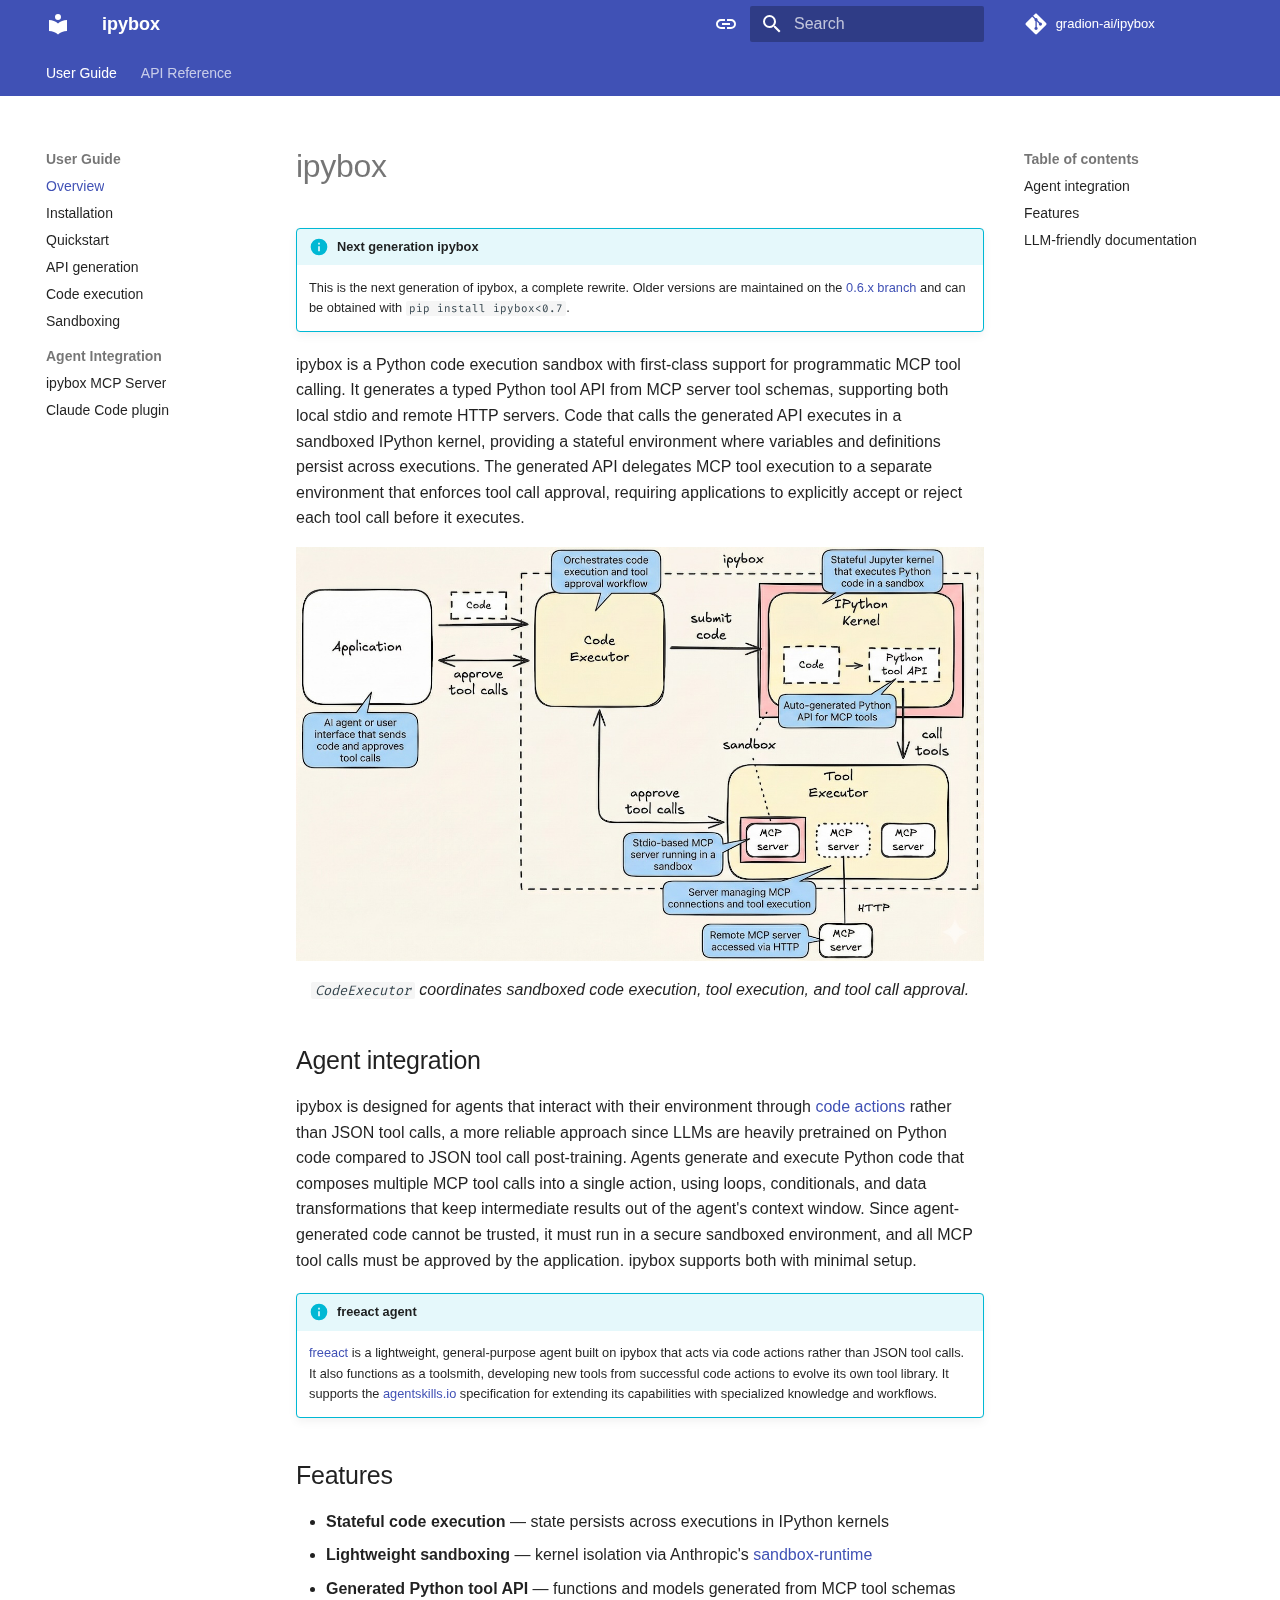
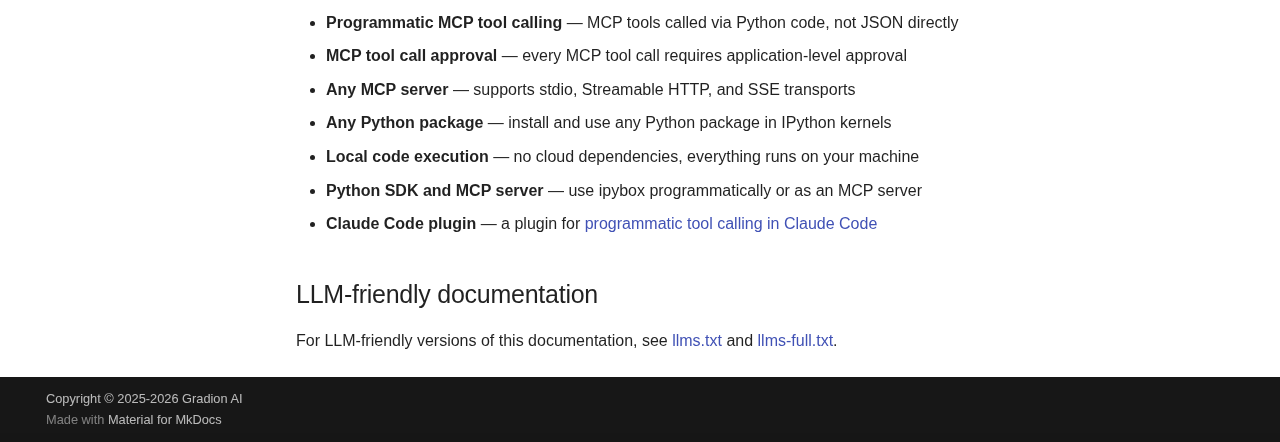
<file: index.html>
<!doctype html>
<html lang="en" class="no-js">
  <head>
    
      <meta charset="utf-8">
      <meta name="viewport" content="width=device-width,initial-scale=1">
      
        <meta name="description" content="ipybox">
      
      
      
        <link rel="canonical" href="https://gradion-ai.github.io/ipybox/">
      
      
      
        <link rel="next" href="installation/">
      
      
        
      
      
      <link rel="icon" href="assets/images/favicon.png">
      <meta name="generator" content="mkdocs-1.6.1, mkdocs-material-9.7.0">
    
    
      
        <title>Overview - ipybox</title>
      
    
    
      <link rel="stylesheet" href="assets/stylesheets/main.618322db.min.css">
      
        
        <link rel="stylesheet" href="assets/stylesheets/palette.ab4e12ef.min.css">
      
      


    
    
      
    
    
      
        
        
        <link rel="preconnect" href="https://fonts.gstatic.com" crossorigin>
        <link rel="stylesheet" href="https://fonts.googleapis.com/css?family=Fira:300,300i,400,400i,700,700i%7CFira+Code:400,400i,700,700i&display=fallback">
        <style>:root{--md-text-font:"Fira";--md-code-font:"Fira Code"}</style>
      
    
    
      <link rel="stylesheet" href="assets/_mkdocstrings.css">
    
      <link rel="stylesheet" href="stylesheets/extra.css">
    
    <script>__md_scope=new URL(".",location),__md_hash=e=>[...e].reduce(((e,_)=>(e<<5)-e+_.charCodeAt(0)),0),__md_get=(e,_=localStorage,t=__md_scope)=>JSON.parse(_.getItem(t.pathname+"."+e)),__md_set=(e,_,t=localStorage,a=__md_scope)=>{try{t.setItem(a.pathname+"."+e,JSON.stringify(_))}catch(e){}}</script>
    
      

    
    
  </head>
  
  
    
    
      
    
    
    
    
    <body dir="ltr" data-md-color-scheme="default" data-md-color-primary="indigo" data-md-color-accent="indigo">
  
    
    <input class="md-toggle" data-md-toggle="drawer" type="checkbox" id="__drawer" autocomplete="off">
    <input class="md-toggle" data-md-toggle="search" type="checkbox" id="__search" autocomplete="off">
    <label class="md-overlay" for="__drawer"></label>
    <div data-md-component="skip">
      
        
        <a href="#ipybox" class="md-skip">
          Skip to content
        </a>
      
    </div>
    <div data-md-component="announce">
      
    </div>
    
    
      

<header class="md-header" data-md-component="header">
  <nav class="md-header__inner md-grid" aria-label="Header">
    <a href="." title="ipybox" class="md-header__button md-logo" aria-label="ipybox" data-md-component="logo">
      
  
  <svg xmlns="http://www.w3.org/2000/svg" viewBox="0 0 24 24"><path d="M12 8a3 3 0 0 0 3-3 3 3 0 0 0-3-3 3 3 0 0 0-3 3 3 3 0 0 0 3 3m0 3.54C9.64 9.35 6.5 8 3 8v11c3.5 0 6.64 1.35 9 3.54 2.36-2.19 5.5-3.54 9-3.54V8c-3.5 0-6.64 1.35-9 3.54"/></svg>

    </a>
    <label class="md-header__button md-icon" for="__drawer">
      
      <svg xmlns="http://www.w3.org/2000/svg" viewBox="0 0 24 24"><path d="M3 6h18v2H3zm0 5h18v2H3zm0 5h18v2H3z"/></svg>
    </label>
    <div class="md-header__title" data-md-component="header-title">
      <div class="md-header__ellipsis">
        <div class="md-header__topic">
          <span class="md-ellipsis">
            ipybox
          </span>
        </div>
        <div class="md-header__topic" data-md-component="header-topic">
          <span class="md-ellipsis">
            
              Overview
            
          </span>
        </div>
      </div>
    </div>
    
      
        <form class="md-header__option" data-md-component="palette">
  
    
    
    
    <input class="md-option" data-md-color-media="(prefers-color-scheme)" data-md-color-scheme="default" data-md-color-primary="indigo" data-md-color-accent="indigo"  aria-label="Switch to light mode"  type="radio" name="__palette" id="__palette_0">
    
      <label class="md-header__button md-icon" title="Switch to light mode" for="__palette_1" hidden>
        <svg xmlns="http://www.w3.org/2000/svg" viewBox="0 0 24 24"><path d="M3.9 12c0-1.71 1.39-3.1 3.1-3.1h4V7H7a5 5 0 0 0-5 5 5 5 0 0 0 5 5h4v-1.9H7c-1.71 0-3.1-1.39-3.1-3.1M8 13h8v-2H8zm9-6h-4v1.9h4c1.71 0 3.1 1.39 3.1 3.1s-1.39 3.1-3.1 3.1h-4V17h4a5 5 0 0 0 5-5 5 5 0 0 0-5-5"/></svg>
      </label>
    
  
    
    
    
    <input class="md-option" data-md-color-media="(prefers-color-scheme: light)" data-md-color-scheme="default" data-md-color-primary="indigo" data-md-color-accent="indigo"  aria-label="Switch to dark mode"  type="radio" name="__palette" id="__palette_1">
    
      <label class="md-header__button md-icon" title="Switch to dark mode" for="__palette_2" hidden>
        <svg xmlns="http://www.w3.org/2000/svg" viewBox="0 0 24 24"><path d="M17 7H7a5 5 0 0 0-5 5 5 5 0 0 0 5 5h10a5 5 0 0 0 5-5 5 5 0 0 0-5-5m0 8a3 3 0 0 1-3-3 3 3 0 0 1 3-3 3 3 0 0 1 3 3 3 3 0 0 1-3 3"/></svg>
      </label>
    
  
    
    
    
    <input class="md-option" data-md-color-media="(prefers-color-scheme: dark)" data-md-color-scheme="slate" data-md-color-primary="black" data-md-color-accent="indigo"  aria-label="Switch to system preference"  type="radio" name="__palette" id="__palette_2">
    
      <label class="md-header__button md-icon" title="Switch to system preference" for="__palette_0" hidden>
        <svg xmlns="http://www.w3.org/2000/svg" viewBox="0 0 24 24"><path d="M17 7H7a5 5 0 0 0-5 5 5 5 0 0 0 5 5h10a5 5 0 0 0 5-5 5 5 0 0 0-5-5M7 15a3 3 0 0 1-3-3 3 3 0 0 1 3-3 3 3 0 0 1 3 3 3 3 0 0 1-3 3"/></svg>
      </label>
    
  
</form>
      
    
    
      <script>var palette=__md_get("__palette");if(palette&&palette.color){if("(prefers-color-scheme)"===palette.color.media){var media=matchMedia("(prefers-color-scheme: light)"),input=document.querySelector(media.matches?"[data-md-color-media='(prefers-color-scheme: light)']":"[data-md-color-media='(prefers-color-scheme: dark)']");palette.color.media=input.getAttribute("data-md-color-media"),palette.color.scheme=input.getAttribute("data-md-color-scheme"),palette.color.primary=input.getAttribute("data-md-color-primary"),palette.color.accent=input.getAttribute("data-md-color-accent")}for(var[key,value]of Object.entries(palette.color))document.body.setAttribute("data-md-color-"+key,value)}</script>
    
    
    
      
      
        <label class="md-header__button md-icon" for="__search">
          
          <svg xmlns="http://www.w3.org/2000/svg" viewBox="0 0 24 24"><path d="M9.5 3A6.5 6.5 0 0 1 16 9.5c0 1.61-.59 3.09-1.56 4.23l.27.27h.79l5 5-1.5 1.5-5-5v-.79l-.27-.27A6.52 6.52 0 0 1 9.5 16 6.5 6.5 0 0 1 3 9.5 6.5 6.5 0 0 1 9.5 3m0 2C7 5 5 7 5 9.5S7 14 9.5 14 14 12 14 9.5 12 5 9.5 5"/></svg>
        </label>
        <div class="md-search" data-md-component="search" role="dialog">
  <label class="md-search__overlay" for="__search"></label>
  <div class="md-search__inner" role="search">
    <form class="md-search__form" name="search">
      <input type="text" class="md-search__input" name="query" aria-label="Search" placeholder="Search" autocapitalize="off" autocorrect="off" autocomplete="off" spellcheck="false" data-md-component="search-query" required>
      <label class="md-search__icon md-icon" for="__search">
        
        <svg xmlns="http://www.w3.org/2000/svg" viewBox="0 0 24 24"><path d="M9.5 3A6.5 6.5 0 0 1 16 9.5c0 1.61-.59 3.09-1.56 4.23l.27.27h.79l5 5-1.5 1.5-5-5v-.79l-.27-.27A6.52 6.52 0 0 1 9.5 16 6.5 6.5 0 0 1 3 9.5 6.5 6.5 0 0 1 9.5 3m0 2C7 5 5 7 5 9.5S7 14 9.5 14 14 12 14 9.5 12 5 9.5 5"/></svg>
        
        <svg xmlns="http://www.w3.org/2000/svg" viewBox="0 0 24 24"><path d="M20 11v2H8l5.5 5.5-1.42 1.42L4.16 12l7.92-7.92L13.5 5.5 8 11z"/></svg>
      </label>
      <nav class="md-search__options" aria-label="Search">
        
        <button type="reset" class="md-search__icon md-icon" title="Clear" aria-label="Clear" tabindex="-1">
          
          <svg xmlns="http://www.w3.org/2000/svg" viewBox="0 0 24 24"><path d="M19 6.41 17.59 5 12 10.59 6.41 5 5 6.41 10.59 12 5 17.59 6.41 19 12 13.41 17.59 19 19 17.59 13.41 12z"/></svg>
        </button>
      </nav>
      
        <div class="md-search__suggest" data-md-component="search-suggest"></div>
      
    </form>
    <div class="md-search__output">
      <div class="md-search__scrollwrap" tabindex="0" data-md-scrollfix>
        <div class="md-search-result" data-md-component="search-result">
          <div class="md-search-result__meta">
            Initializing search
          </div>
          <ol class="md-search-result__list" role="presentation"></ol>
        </div>
      </div>
    </div>
  </div>
</div>
      
    
    
      <div class="md-header__source">
        <a href="https://github.com/gradion-ai/ipybox" title="Go to repository" class="md-source" data-md-component="source">
  <div class="md-source__icon md-icon">
    
    <svg xmlns="http://www.w3.org/2000/svg" viewBox="0 0 448 512"><!--! Font Awesome Free 7.1.0 by @fontawesome - https://fontawesome.com License - https://fontawesome.com/license/free (Icons: CC BY 4.0, Fonts: SIL OFL 1.1, Code: MIT License) Copyright 2025 Fonticons, Inc.--><path d="M439.6 236.1 244 40.5c-5.4-5.5-12.8-8.5-20.4-8.5s-15 3-20.4 8.4L162.5 81l51.5 51.5c27.1-9.1 52.7 16.8 43.4 43.7l49.7 49.7c34.2-11.8 61.2 31 35.5 56.7-26.5 26.5-70.2-2.9-56-37.3L240.3 199v121.9c25.3 12.5 22.3 41.8 9.1 55-6.4 6.4-15.2 10.1-24.3 10.1s-17.8-3.6-24.3-10.1c-17.6-17.6-11.1-46.9 11.2-56v-123c-20.8-8.5-24.6-30.7-18.6-45L142.6 101 8.5 235.1C3 240.6 0 247.9 0 255.5s3 15 8.5 20.4l195.6 195.7c5.4 5.4 12.7 8.4 20.4 8.4s15-3 20.4-8.4l194.7-194.7c5.4-5.4 8.4-12.8 8.4-20.4s-3-15-8.4-20.4"/></svg>
  </div>
  <div class="md-source__repository">
    gradion-ai/ipybox
  </div>
</a>
      </div>
    
  </nav>
  
</header>
    
    <div class="md-container" data-md-component="container">
      
      
        
          
            
<nav class="md-tabs" aria-label="Tabs" data-md-component="tabs">
  <div class="md-grid">
    <ul class="md-tabs__list">
      
        
  
  
  
    
  
  
    
    
      <li class="md-tabs__item md-tabs__item--active">
        <a href="." class="md-tabs__link">
          
  
  
  User Guide

        </a>
      </li>
    
  

      
        
  
  
  
  
    
    
      
  
  
  
  
    
    
      <li class="md-tabs__item">
        <a href="api/code_executor/" class="md-tabs__link">
          
  
  
  API Reference

        </a>
      </li>
    
  

    
  

      
    </ul>
  </div>
</nav>
          
        
      
      <main class="md-main" data-md-component="main">
        <div class="md-main__inner md-grid">
          
            
              
              <div class="md-sidebar md-sidebar--primary" data-md-component="sidebar" data-md-type="navigation" >
                <div class="md-sidebar__scrollwrap">
                  <div class="md-sidebar__inner">
                    


  


<nav class="md-nav md-nav--primary md-nav--lifted" aria-label="Navigation" data-md-level="0">
  <label class="md-nav__title" for="__drawer">
    <a href="." title="ipybox" class="md-nav__button md-logo" aria-label="ipybox" data-md-component="logo">
      
  
  <svg xmlns="http://www.w3.org/2000/svg" viewBox="0 0 24 24"><path d="M12 8a3 3 0 0 0 3-3 3 3 0 0 0-3-3 3 3 0 0 0-3 3 3 3 0 0 0 3 3m0 3.54C9.64 9.35 6.5 8 3 8v11c3.5 0 6.64 1.35 9 3.54 2.36-2.19 5.5-3.54 9-3.54V8c-3.5 0-6.64 1.35-9 3.54"/></svg>

    </a>
    ipybox
  </label>
  
    <div class="md-nav__source">
      <a href="https://github.com/gradion-ai/ipybox" title="Go to repository" class="md-source" data-md-component="source">
  <div class="md-source__icon md-icon">
    
    <svg xmlns="http://www.w3.org/2000/svg" viewBox="0 0 448 512"><!--! Font Awesome Free 7.1.0 by @fontawesome - https://fontawesome.com License - https://fontawesome.com/license/free (Icons: CC BY 4.0, Fonts: SIL OFL 1.1, Code: MIT License) Copyright 2025 Fonticons, Inc.--><path d="M439.6 236.1 244 40.5c-5.4-5.5-12.8-8.5-20.4-8.5s-15 3-20.4 8.4L162.5 81l51.5 51.5c27.1-9.1 52.7 16.8 43.4 43.7l49.7 49.7c34.2-11.8 61.2 31 35.5 56.7-26.5 26.5-70.2-2.9-56-37.3L240.3 199v121.9c25.3 12.5 22.3 41.8 9.1 55-6.4 6.4-15.2 10.1-24.3 10.1s-17.8-3.6-24.3-10.1c-17.6-17.6-11.1-46.9 11.2-56v-123c-20.8-8.5-24.6-30.7-18.6-45L142.6 101 8.5 235.1C3 240.6 0 247.9 0 255.5s3 15 8.5 20.4l195.6 195.7c5.4 5.4 12.7 8.4 20.4 8.4s15-3 20.4-8.4l194.7-194.7c5.4-5.4 8.4-12.8 8.4-20.4s-3-15-8.4-20.4"/></svg>
  </div>
  <div class="md-source__repository">
    gradion-ai/ipybox
  </div>
</a>
    </div>
  
  <ul class="md-nav__list" data-md-scrollfix>
    
      
      
  
  
    
  
  
  
    
    
    
    
      
        
        
      
      
        
      
    
    
    <li class="md-nav__item md-nav__item--active md-nav__item--section md-nav__item--nested">
      
        
        
        <input class="md-nav__toggle md-toggle " type="checkbox" id="__nav_1" checked>
        
          
          <label class="md-nav__link" for="__nav_1" id="__nav_1_label" tabindex="">
            
  
  
  <span class="md-ellipsis">
    
  
    User Guide
  

    
  </span>
  
  

            <span class="md-nav__icon md-icon"></span>
          </label>
        
        <nav class="md-nav" data-md-level="1" aria-labelledby="__nav_1_label" aria-expanded="true">
          <label class="md-nav__title" for="__nav_1">
            <span class="md-nav__icon md-icon"></span>
            
  
    User Guide
  

          </label>
          <ul class="md-nav__list" data-md-scrollfix>
            
              
                
  
  
    
  
  
  
    <li class="md-nav__item md-nav__item--active">
      
      <input class="md-nav__toggle md-toggle" type="checkbox" id="__toc">
      
      
        
      
      
        <label class="md-nav__link md-nav__link--active" for="__toc">
          
  
  
  <span class="md-ellipsis">
    
  
    Overview
  

    
  </span>
  
  

          <span class="md-nav__icon md-icon"></span>
        </label>
      
      <a href="." class="md-nav__link md-nav__link--active">
        
  
  
  <span class="md-ellipsis">
    
  
    Overview
  

    
  </span>
  
  

      </a>
      
        

<nav class="md-nav md-nav--secondary" aria-label="Table of contents">
  
  
  
    
  
  
    <label class="md-nav__title" for="__toc">
      <span class="md-nav__icon md-icon"></span>
      Table of contents
    </label>
    <ul class="md-nav__list" data-md-component="toc" data-md-scrollfix>
      
        <li class="md-nav__item">
  <a href="#agent-integration" class="md-nav__link">
    <span class="md-ellipsis">
      
        Agent integration
      
    </span>
  </a>
  
</li>
      
        <li class="md-nav__item">
  <a href="#features" class="md-nav__link">
    <span class="md-ellipsis">
      
        Features
      
    </span>
  </a>
  
</li>
      
        <li class="md-nav__item">
  <a href="#llm-friendly-documentation" class="md-nav__link">
    <span class="md-ellipsis">
      
        LLM-friendly documentation
      
    </span>
  </a>
  
</li>
      
    </ul>
  
</nav>
      
    </li>
  

              
            
              
                
  
  
  
  
    <li class="md-nav__item">
      <a href="installation/" class="md-nav__link">
        
  
  
  <span class="md-ellipsis">
    
  
    Installation
  

    
  </span>
  
  

      </a>
    </li>
  

              
            
              
                
  
  
  
  
    <li class="md-nav__item">
      <a href="quickstart/" class="md-nav__link">
        
  
  
  <span class="md-ellipsis">
    
  
    Quickstart
  

    
  </span>
  
  

      </a>
    </li>
  

              
            
              
                
  
  
  
  
    <li class="md-nav__item">
      <a href="apigen/" class="md-nav__link">
        
  
  
  <span class="md-ellipsis">
    
  
    API generation
  

    
  </span>
  
  

      </a>
    </li>
  

              
            
              
                
  
  
  
  
    <li class="md-nav__item">
      <a href="codeexec/" class="md-nav__link">
        
  
  
  <span class="md-ellipsis">
    
  
    Code execution
  

    
  </span>
  
  

      </a>
    </li>
  

              
            
              
                
  
  
  
  
    <li class="md-nav__item">
      <a href="sandbox/" class="md-nav__link">
        
  
  
  <span class="md-ellipsis">
    
  
    Sandboxing
  

    
  </span>
  
  

      </a>
    </li>
  

              
            
              
                
  
  
  
  
    
    
    
    
      
      
        
          
          
        
      
    
    
    <li class="md-nav__item md-nav__item--section md-nav__item--nested">
      
        
        
        <input class="md-nav__toggle md-toggle " type="checkbox" id="__nav_1_7" >
        
          
          <label class="md-nav__link" for="__nav_1_7" id="__nav_1_7_label" tabindex="">
            
  
  
  <span class="md-ellipsis">
    
  
    Agent Integration
  

    
  </span>
  
  

            <span class="md-nav__icon md-icon"></span>
          </label>
        
        <nav class="md-nav" data-md-level="2" aria-labelledby="__nav_1_7_label" aria-expanded="false">
          <label class="md-nav__title" for="__nav_1_7">
            <span class="md-nav__icon md-icon"></span>
            
  
    Agent Integration
  

          </label>
          <ul class="md-nav__list" data-md-scrollfix>
            
              
                
  
  
  
  
    <li class="md-nav__item">
      <a href="mcpserver/" class="md-nav__link">
        
  
  
  <span class="md-ellipsis">
    
  
    ipybox MCP Server
  

    
  </span>
  
  

      </a>
    </li>
  

              
            
              
                
  
  
  
  
    <li class="md-nav__item">
      <a href="ccplugin/" class="md-nav__link">
        
  
  
  <span class="md-ellipsis">
    
  
    Claude Code plugin
  

    
  </span>
  
  

      </a>
    </li>
  

              
            
          </ul>
        </nav>
      
    </li>
  

              
            
          </ul>
        </nav>
      
    </li>
  

    
      
      
  
  
  
  
    
    
    
    
      
      
        
      
    
    
    <li class="md-nav__item md-nav__item--nested">
      
        
        
        <input class="md-nav__toggle md-toggle " type="checkbox" id="__nav_2" >
        
          
          <label class="md-nav__link" for="__nav_2" id="__nav_2_label" tabindex="0">
            
  
  
  <span class="md-ellipsis">
    
  
    API Reference
  

    
  </span>
  
  

            <span class="md-nav__icon md-icon"></span>
          </label>
        
        <nav class="md-nav" data-md-level="1" aria-labelledby="__nav_2_label" aria-expanded="false">
          <label class="md-nav__title" for="__nav_2">
            <span class="md-nav__icon md-icon"></span>
            
  
    API Reference
  

          </label>
          <ul class="md-nav__list" data-md-scrollfix>
            
              
                
  
  
  
  
    
    
    
    
      
      
        
      
    
    
    <li class="md-nav__item md-nav__item--nested">
      
        
        
        <input class="md-nav__toggle md-toggle " type="checkbox" id="__nav_2_1" >
        
          
          <label class="md-nav__link" for="__nav_2_1" id="__nav_2_1_label" tabindex="0">
            
  
  
  <span class="md-ellipsis">
    
  
    High-level API
  

    
  </span>
  
  

            <span class="md-nav__icon md-icon"></span>
          </label>
        
        <nav class="md-nav" data-md-level="2" aria-labelledby="__nav_2_1_label" aria-expanded="false">
          <label class="md-nav__title" for="__nav_2_1">
            <span class="md-nav__icon md-icon"></span>
            
  
    High-level API
  

          </label>
          <ul class="md-nav__list" data-md-scrollfix>
            
              
                
  
  
  
  
    <li class="md-nav__item">
      <a href="api/code_executor/" class="md-nav__link">
        
  
  
  <span class="md-ellipsis">
    
  
    Code Executor
  

    
  </span>
  
  

      </a>
    </li>
  

              
            
          </ul>
        </nav>
      
    </li>
  

              
            
              
                
  
  
  
  
    
    
    
    
      
      
        
      
    
    
    <li class="md-nav__item md-nav__item--nested">
      
        
        
        <input class="md-nav__toggle md-toggle " type="checkbox" id="__nav_2_2" >
        
          
          <label class="md-nav__link" for="__nav_2_2" id="__nav_2_2_label" tabindex="0">
            
  
  
  <span class="md-ellipsis">
    
  
    Low-level API
  

    
  </span>
  
  

            <span class="md-nav__icon md-icon"></span>
          </label>
        
        <nav class="md-nav" data-md-level="2" aria-labelledby="__nav_2_2_label" aria-expanded="false">
          <label class="md-nav__title" for="__nav_2_2">
            <span class="md-nav__icon md-icon"></span>
            
  
    Low-level API
  

          </label>
          <ul class="md-nav__list" data-md-scrollfix>
            
              
                
  
  
  
  
    <li class="md-nav__item">
      <a href="api/tool_executor/" class="md-nav__link">
        
  
  
  <span class="md-ellipsis">
    
  
    Tool Executor
  

    
  </span>
  
  

      </a>
    </li>
  

              
            
              
                
  
  
  
  
    <li class="md-nav__item">
      <a href="api/kernel_manager/" class="md-nav__link">
        
  
  
  <span class="md-ellipsis">
    
  
    Kernel Manager
  

    
  </span>
  
  

      </a>
    </li>
  

              
            
          </ul>
        </nav>
      
    </li>
  

              
            
          </ul>
        </nav>
      
    </li>
  

    
  </ul>
</nav>
                  </div>
                </div>
              </div>
            
            
              
              <div class="md-sidebar md-sidebar--secondary" data-md-component="sidebar" data-md-type="toc" >
                <div class="md-sidebar__scrollwrap">
                  <div class="md-sidebar__inner">
                    

<nav class="md-nav md-nav--secondary" aria-label="Table of contents">
  
  
  
    
  
  
    <label class="md-nav__title" for="__toc">
      <span class="md-nav__icon md-icon"></span>
      Table of contents
    </label>
    <ul class="md-nav__list" data-md-component="toc" data-md-scrollfix>
      
        <li class="md-nav__item">
  <a href="#agent-integration" class="md-nav__link">
    <span class="md-ellipsis">
      
        Agent integration
      
    </span>
  </a>
  
</li>
      
        <li class="md-nav__item">
  <a href="#features" class="md-nav__link">
    <span class="md-ellipsis">
      
        Features
      
    </span>
  </a>
  
</li>
      
        <li class="md-nav__item">
  <a href="#llm-friendly-documentation" class="md-nav__link">
    <span class="md-ellipsis">
      
        LLM-friendly documentation
      
    </span>
  </a>
  
</li>
      
    </ul>
  
</nav>
                  </div>
                </div>
              </div>
            
          
          
            <div class="md-content" data-md-component="content">
              
              <article class="md-content__inner md-typeset">
                
                  


  
  


<h1 id="ipybox">ipybox</h1>
<div class="admonition info">
<p class="admonition-title">Next generation ipybox</p>
<p>This is the next generation of ipybox, a complete rewrite. Older versions are maintained on the <a href="https://github.com/gradion-ai/ipybox/tree/0.6.x">0.6.x branch</a> and can be obtained with <code>pip install ipybox&lt;0.7</code>.</p>
</div>
<p>ipybox is a Python code execution sandbox with first-class support for programmatic MCP tool calling. It generates a typed Python tool API from MCP server tool schemas, supporting both local stdio and remote HTTP servers. Code that calls the generated API executes in a sandboxed IPython kernel, providing a stateful environment where variables and definitions persist across executions. The generated API delegates MCP tool execution to a separate environment that enforces tool call approval, requiring applications to explicitly accept or reject each tool call before it executes.</p>
<figure>
<p><img alt="Architecture" src="images/architecture-light-annotated.jpg" width="100%" />
  </p>
<figcaption><code>CodeExecutor</code> coordinates sandboxed code execution, tool execution, and tool call approval.</figcaption>
</figure>
<h2 id="agent-integration">Agent integration</h2>
<p>ipybox is designed for agents that interact with their environment through <a href="https://arxiv.org/abs/2402.01030">code actions</a> rather than JSON tool calls, a more reliable approach since LLMs are heavily pretrained on Python code compared to JSON tool call post-training. Agents generate and execute Python code that composes multiple MCP tool calls into a single action, using loops, conditionals, and data transformations that keep intermediate results out of the agent's context window. Since agent-generated code cannot be trusted, it must run in a secure sandboxed environment, and all MCP tool calls must be approved by the application. ipybox supports both with minimal setup.</p>
<div class="admonition info">
<p class="admonition-title">freeact agent</p>
<p><a href="https://gradion-ai.github.io/freeact/">freeact</a> is a lightweight, general-purpose agent built on ipybox that acts via code actions rather than JSON tool calls. It also functions as a toolsmith, developing new tools from successful code actions to evolve its own tool library. It supports the <a href="https://agentskills.io">agentskills.io</a> specification for extending its capabilities with specialized knowledge and workflows.</p>
</div>
<h2 id="features">Features</h2>
<ul>
<li><strong>Stateful code execution</strong> — state persists across executions in IPython kernels</li>
<li><strong>Lightweight sandboxing</strong> — kernel isolation via Anthropic's <a href="https://github.com/anthropic-experimental/sandbox-runtime">sandbox-runtime</a></li>
<li><strong>Generated Python tool API</strong> — functions and models generated from MCP tool schemas</li>
<li><strong>Programmatic MCP tool calling</strong> — MCP tools called via Python code, not JSON directly</li>
<li><strong>MCP tool call approval</strong> — every MCP tool call requires application-level approval</li>
<li><strong>Any MCP server</strong> — supports stdio, Streamable HTTP, and SSE transports</li>
<li><strong>Any Python package</strong> — install and use any Python package in IPython kernels</li>
<li><strong>Local code execution</strong> — no cloud dependencies, everything runs on your machine</li>
<li><strong>Python SDK and MCP server</strong> — use ipybox programmatically or as an MCP server</li>
<li><strong>Claude Code plugin</strong> — a plugin for <a href="ccplugin/">programmatic tool calling in Claude Code</a></li>
</ul>
<h2 id="llm-friendly-documentation">LLM-friendly documentation</h2>
<p>For LLM-friendly versions of this documentation, see <a href="llms.txt">llms.txt</a> and <a href="llms-full.txt">llms-full.txt</a>.</p>












                
              </article>
            </div>
          
          
<script>var target=document.getElementById(location.hash.slice(1));target&&target.name&&(target.checked=target.name.startsWith("__tabbed_"))</script>
        </div>
        
          <button type="button" class="md-top md-icon" data-md-component="top" hidden>
  
  <svg xmlns="http://www.w3.org/2000/svg" viewBox="0 0 24 24"><path d="M13 20h-2V8l-5.5 5.5-1.42-1.42L12 4.16l7.92 7.92-1.42 1.42L13 8z"/></svg>
  Back to top
</button>
        
      </main>
      
        <footer class="md-footer">
  
  <div class="md-footer-meta md-typeset">
    <div class="md-footer-meta__inner md-grid">
      <div class="md-copyright">
  
    <div class="md-copyright__highlight">
      Copyright &copy; 2025-2026 Gradion AI
    </div>
  
  
    Made with
    <a href="https://squidfunk.github.io/mkdocs-material/" target="_blank" rel="noopener">
      Material for MkDocs
    </a>
  
</div>
      
    </div>
  </div>
</footer>
      
    </div>
    <div class="md-dialog" data-md-component="dialog">
      <div class="md-dialog__inner md-typeset"></div>
    </div>
    
      <div class="md-progress" data-md-component="progress" role="progressbar"></div>
    
    
    
      
      
      <script id="__config" type="application/json">{"annotate": null, "base": ".", "features": ["navigation.tabs", "navigation.sections", "navigation.instant", "navigation.instant.prefetch", "navigation.instant.preview", "navigation.instant.progress", "navigation.top", "navigation.tracking", "search.suggest", "toc.follow", "content.code.copy", "content.code.select", "content.code.annotate"], "search": "assets/javascripts/workers/search.7a47a382.min.js", "tags": null, "translations": {"clipboard.copied": "Copied to clipboard", "clipboard.copy": "Copy to clipboard", "search.result.more.one": "1 more on this page", "search.result.more.other": "# more on this page", "search.result.none": "No matching documents", "search.result.one": "1 matching document", "search.result.other": "# matching documents", "search.result.placeholder": "Type to start searching", "search.result.term.missing": "Missing", "select.version": "Select version"}, "version": null}</script>
    
    
      <script src="assets/javascripts/bundle.e71a0d61.min.js"></script>
      
    
  </body>
</html>
</file>
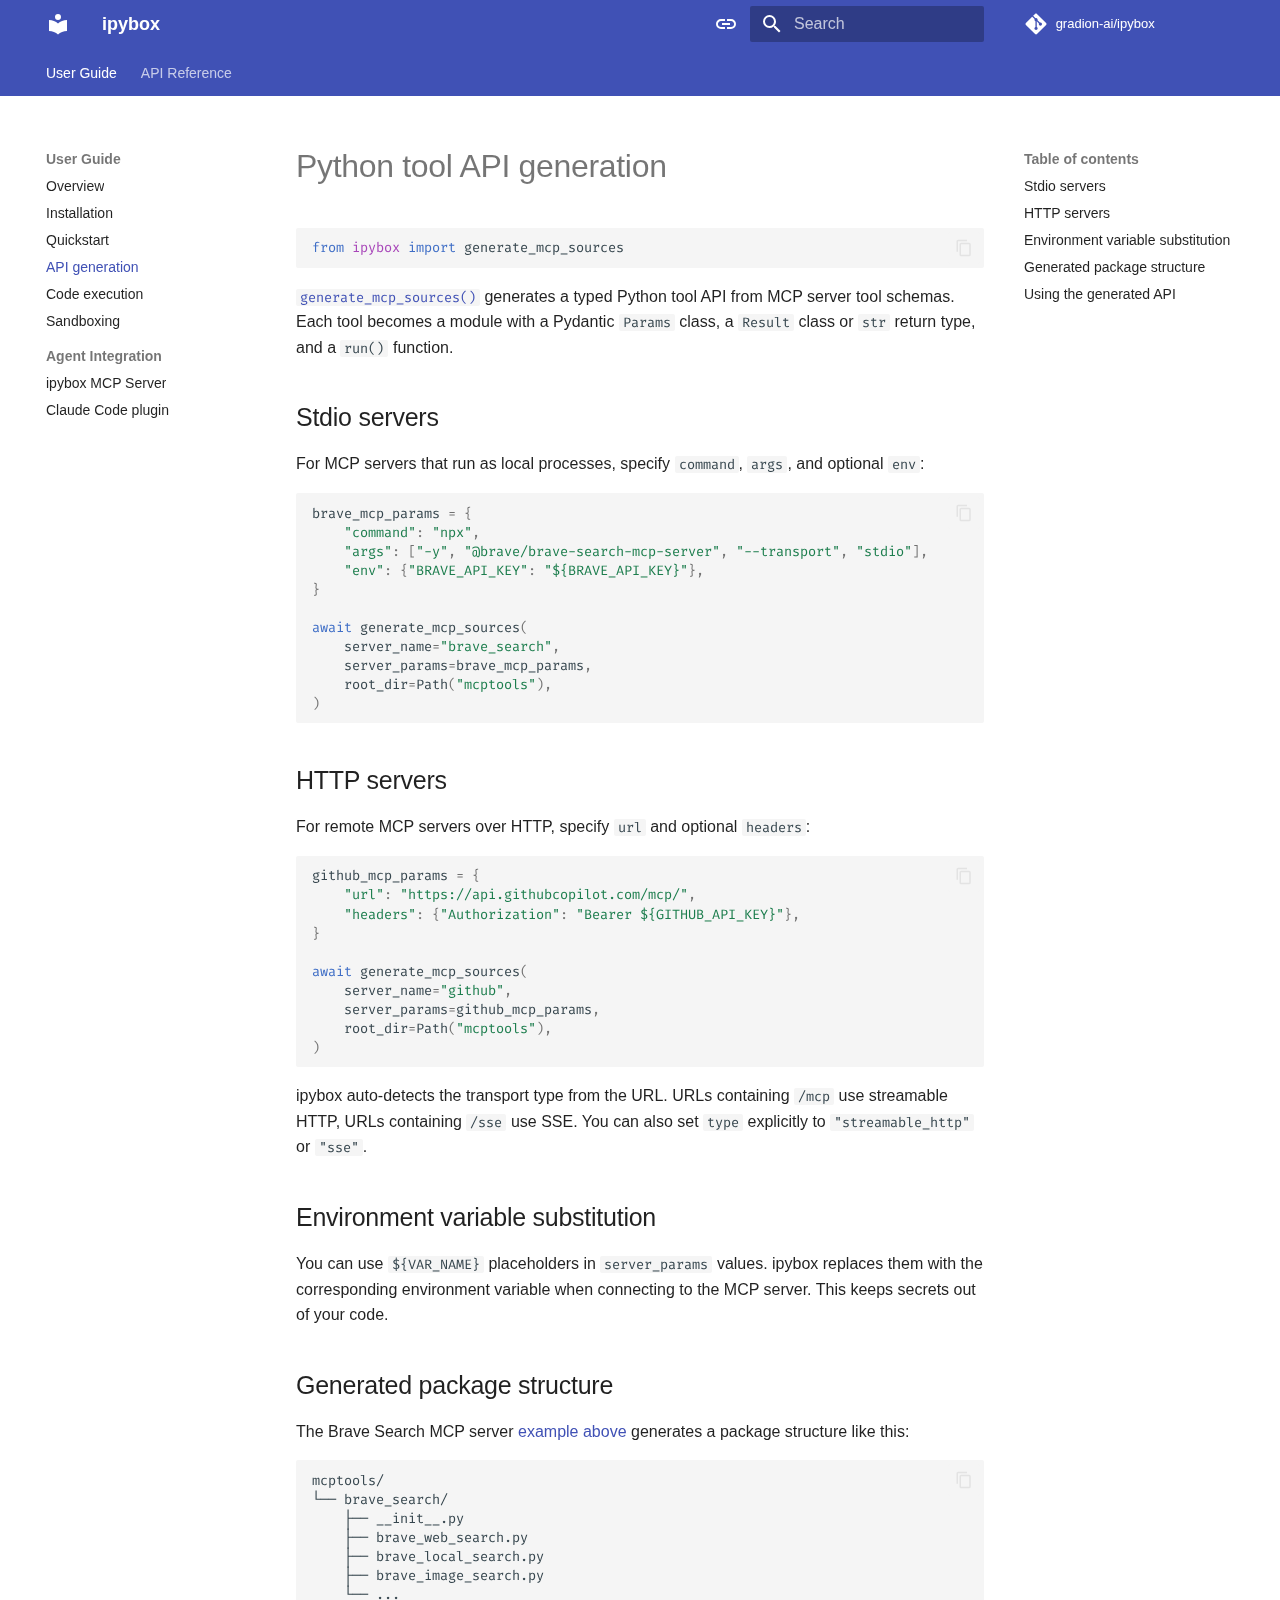
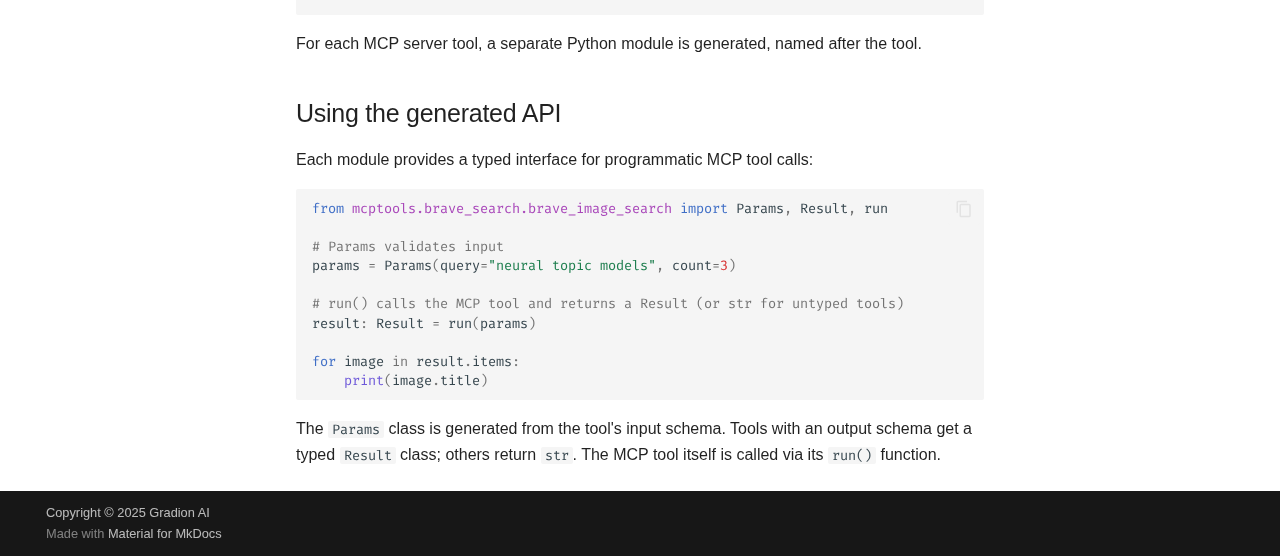
<file: apigen/index.html>
<!doctype html>
<html lang="en" class="no-js">
  <head>
    
      <meta charset="utf-8">
      <meta name="viewport" content="width=device-width,initial-scale=1">
      
        <meta name="description" content="ipybox">
      
      
      
        <link rel="canonical" href="https://gradion-ai.github.io/ipybox/apigen/">
      
      
        <link rel="prev" href="../quickstart/">
      
      
        <link rel="next" href="../codeexec/">
      
      
        
      
      
      <link rel="icon" href="../assets/images/favicon.png">
      <meta name="generator" content="mkdocs-1.6.1, mkdocs-material-9.7.0">
    
    
      
        <title>API generation - ipybox</title>
      
    
    
      <link rel="stylesheet" href="../assets/stylesheets/main.618322db.min.css">
      
        
        <link rel="stylesheet" href="../assets/stylesheets/palette.ab4e12ef.min.css">
      
      


    
    
      
    
    
      
        
        
        <link rel="preconnect" href="https://fonts.gstatic.com" crossorigin>
        <link rel="stylesheet" href="https://fonts.googleapis.com/css?family=Fira:300,300i,400,400i,700,700i%7CFira+Code:400,400i,700,700i&display=fallback">
        <style>:root{--md-text-font:"Fira";--md-code-font:"Fira Code"}</style>
      
    
    
      <link rel="stylesheet" href="../assets/_mkdocstrings.css">
    
      <link rel="stylesheet" href="../stylesheets/extra.css">
    
    <script>__md_scope=new URL("..",location),__md_hash=e=>[...e].reduce(((e,_)=>(e<<5)-e+_.charCodeAt(0)),0),__md_get=(e,_=localStorage,t=__md_scope)=>JSON.parse(_.getItem(t.pathname+"."+e)),__md_set=(e,_,t=localStorage,a=__md_scope)=>{try{t.setItem(a.pathname+"."+e,JSON.stringify(_))}catch(e){}}</script>
    
      

    
    
  </head>
  
  
    
    
      
    
    
    
    
    <body dir="ltr" data-md-color-scheme="default" data-md-color-primary="indigo" data-md-color-accent="indigo">
  
    
    <input class="md-toggle" data-md-toggle="drawer" type="checkbox" id="__drawer" autocomplete="off">
    <input class="md-toggle" data-md-toggle="search" type="checkbox" id="__search" autocomplete="off">
    <label class="md-overlay" for="__drawer"></label>
    <div data-md-component="skip">
      
        
        <a href="#python-tool-api-generation" class="md-skip">
          Skip to content
        </a>
      
    </div>
    <div data-md-component="announce">
      
    </div>
    
    
      

<header class="md-header" data-md-component="header">
  <nav class="md-header__inner md-grid" aria-label="Header">
    <a href=".." title="ipybox" class="md-header__button md-logo" aria-label="ipybox" data-md-component="logo">
      
  
  <svg xmlns="http://www.w3.org/2000/svg" viewBox="0 0 24 24"><path d="M12 8a3 3 0 0 0 3-3 3 3 0 0 0-3-3 3 3 0 0 0-3 3 3 3 0 0 0 3 3m0 3.54C9.64 9.35 6.5 8 3 8v11c3.5 0 6.64 1.35 9 3.54 2.36-2.19 5.5-3.54 9-3.54V8c-3.5 0-6.64 1.35-9 3.54"/></svg>

    </a>
    <label class="md-header__button md-icon" for="__drawer">
      
      <svg xmlns="http://www.w3.org/2000/svg" viewBox="0 0 24 24"><path d="M3 6h18v2H3zm0 5h18v2H3zm0 5h18v2H3z"/></svg>
    </label>
    <div class="md-header__title" data-md-component="header-title">
      <div class="md-header__ellipsis">
        <div class="md-header__topic">
          <span class="md-ellipsis">
            ipybox
          </span>
        </div>
        <div class="md-header__topic" data-md-component="header-topic">
          <span class="md-ellipsis">
            
              API generation
            
          </span>
        </div>
      </div>
    </div>
    
      
        <form class="md-header__option" data-md-component="palette">
  
    
    
    
    <input class="md-option" data-md-color-media="(prefers-color-scheme)" data-md-color-scheme="default" data-md-color-primary="indigo" data-md-color-accent="indigo"  aria-label="Switch to light mode"  type="radio" name="__palette" id="__palette_0">
    
      <label class="md-header__button md-icon" title="Switch to light mode" for="__palette_1" hidden>
        <svg xmlns="http://www.w3.org/2000/svg" viewBox="0 0 24 24"><path d="M3.9 12c0-1.71 1.39-3.1 3.1-3.1h4V7H7a5 5 0 0 0-5 5 5 5 0 0 0 5 5h4v-1.9H7c-1.71 0-3.1-1.39-3.1-3.1M8 13h8v-2H8zm9-6h-4v1.9h4c1.71 0 3.1 1.39 3.1 3.1s-1.39 3.1-3.1 3.1h-4V17h4a5 5 0 0 0 5-5 5 5 0 0 0-5-5"/></svg>
      </label>
    
  
    
    
    
    <input class="md-option" data-md-color-media="(prefers-color-scheme: light)" data-md-color-scheme="default" data-md-color-primary="indigo" data-md-color-accent="indigo"  aria-label="Switch to dark mode"  type="radio" name="__palette" id="__palette_1">
    
      <label class="md-header__button md-icon" title="Switch to dark mode" for="__palette_2" hidden>
        <svg xmlns="http://www.w3.org/2000/svg" viewBox="0 0 24 24"><path d="M17 7H7a5 5 0 0 0-5 5 5 5 0 0 0 5 5h10a5 5 0 0 0 5-5 5 5 0 0 0-5-5m0 8a3 3 0 0 1-3-3 3 3 0 0 1 3-3 3 3 0 0 1 3 3 3 3 0 0 1-3 3"/></svg>
      </label>
    
  
    
    
    
    <input class="md-option" data-md-color-media="(prefers-color-scheme: dark)" data-md-color-scheme="slate" data-md-color-primary="black" data-md-color-accent="indigo"  aria-label="Switch to system preference"  type="radio" name="__palette" id="__palette_2">
    
      <label class="md-header__button md-icon" title="Switch to system preference" for="__palette_0" hidden>
        <svg xmlns="http://www.w3.org/2000/svg" viewBox="0 0 24 24"><path d="M17 7H7a5 5 0 0 0-5 5 5 5 0 0 0 5 5h10a5 5 0 0 0 5-5 5 5 0 0 0-5-5M7 15a3 3 0 0 1-3-3 3 3 0 0 1 3-3 3 3 0 0 1 3 3 3 3 0 0 1-3 3"/></svg>
      </label>
    
  
</form>
      
    
    
      <script>var palette=__md_get("__palette");if(palette&&palette.color){if("(prefers-color-scheme)"===palette.color.media){var media=matchMedia("(prefers-color-scheme: light)"),input=document.querySelector(media.matches?"[data-md-color-media='(prefers-color-scheme: light)']":"[data-md-color-media='(prefers-color-scheme: dark)']");palette.color.media=input.getAttribute("data-md-color-media"),palette.color.scheme=input.getAttribute("data-md-color-scheme"),palette.color.primary=input.getAttribute("data-md-color-primary"),palette.color.accent=input.getAttribute("data-md-color-accent")}for(var[key,value]of Object.entries(palette.color))document.body.setAttribute("data-md-color-"+key,value)}</script>
    
    
    
      
      
        <label class="md-header__button md-icon" for="__search">
          
          <svg xmlns="http://www.w3.org/2000/svg" viewBox="0 0 24 24"><path d="M9.5 3A6.5 6.5 0 0 1 16 9.5c0 1.61-.59 3.09-1.56 4.23l.27.27h.79l5 5-1.5 1.5-5-5v-.79l-.27-.27A6.52 6.52 0 0 1 9.5 16 6.5 6.5 0 0 1 3 9.5 6.5 6.5 0 0 1 9.5 3m0 2C7 5 5 7 5 9.5S7 14 9.5 14 14 12 14 9.5 12 5 9.5 5"/></svg>
        </label>
        <div class="md-search" data-md-component="search" role="dialog">
  <label class="md-search__overlay" for="__search"></label>
  <div class="md-search__inner" role="search">
    <form class="md-search__form" name="search">
      <input type="text" class="md-search__input" name="query" aria-label="Search" placeholder="Search" autocapitalize="off" autocorrect="off" autocomplete="off" spellcheck="false" data-md-component="search-query" required>
      <label class="md-search__icon md-icon" for="__search">
        
        <svg xmlns="http://www.w3.org/2000/svg" viewBox="0 0 24 24"><path d="M9.5 3A6.5 6.5 0 0 1 16 9.5c0 1.61-.59 3.09-1.56 4.23l.27.27h.79l5 5-1.5 1.5-5-5v-.79l-.27-.27A6.52 6.52 0 0 1 9.5 16 6.5 6.5 0 0 1 3 9.5 6.5 6.5 0 0 1 9.5 3m0 2C7 5 5 7 5 9.5S7 14 9.5 14 14 12 14 9.5 12 5 9.5 5"/></svg>
        
        <svg xmlns="http://www.w3.org/2000/svg" viewBox="0 0 24 24"><path d="M20 11v2H8l5.5 5.5-1.42 1.42L4.16 12l7.92-7.92L13.5 5.5 8 11z"/></svg>
      </label>
      <nav class="md-search__options" aria-label="Search">
        
        <button type="reset" class="md-search__icon md-icon" title="Clear" aria-label="Clear" tabindex="-1">
          
          <svg xmlns="http://www.w3.org/2000/svg" viewBox="0 0 24 24"><path d="M19 6.41 17.59 5 12 10.59 6.41 5 5 6.41 10.59 12 5 17.59 6.41 19 12 13.41 17.59 19 19 17.59 13.41 12z"/></svg>
        </button>
      </nav>
      
        <div class="md-search__suggest" data-md-component="search-suggest"></div>
      
    </form>
    <div class="md-search__output">
      <div class="md-search__scrollwrap" tabindex="0" data-md-scrollfix>
        <div class="md-search-result" data-md-component="search-result">
          <div class="md-search-result__meta">
            Initializing search
          </div>
          <ol class="md-search-result__list" role="presentation"></ol>
        </div>
      </div>
    </div>
  </div>
</div>
      
    
    
      <div class="md-header__source">
        <a href="https://github.com/gradion-ai/ipybox" title="Go to repository" class="md-source" data-md-component="source">
  <div class="md-source__icon md-icon">
    
    <svg xmlns="http://www.w3.org/2000/svg" viewBox="0 0 448 512"><!--! Font Awesome Free 7.1.0 by @fontawesome - https://fontawesome.com License - https://fontawesome.com/license/free (Icons: CC BY 4.0, Fonts: SIL OFL 1.1, Code: MIT License) Copyright 2025 Fonticons, Inc.--><path d="M439.6 236.1 244 40.5c-5.4-5.5-12.8-8.5-20.4-8.5s-15 3-20.4 8.4L162.5 81l51.5 51.5c27.1-9.1 52.7 16.8 43.4 43.7l49.7 49.7c34.2-11.8 61.2 31 35.5 56.7-26.5 26.5-70.2-2.9-56-37.3L240.3 199v121.9c25.3 12.5 22.3 41.8 9.1 55-6.4 6.4-15.2 10.1-24.3 10.1s-17.8-3.6-24.3-10.1c-17.6-17.6-11.1-46.9 11.2-56v-123c-20.8-8.5-24.6-30.7-18.6-45L142.6 101 8.5 235.1C3 240.6 0 247.9 0 255.5s3 15 8.5 20.4l195.6 195.7c5.4 5.4 12.7 8.4 20.4 8.4s15-3 20.4-8.4l194.7-194.7c5.4-5.4 8.4-12.8 8.4-20.4s-3-15-8.4-20.4"/></svg>
  </div>
  <div class="md-source__repository">
    gradion-ai/ipybox
  </div>
</a>
      </div>
    
  </nav>
  
</header>
    
    <div class="md-container" data-md-component="container">
      
      
        
          
            
<nav class="md-tabs" aria-label="Tabs" data-md-component="tabs">
  <div class="md-grid">
    <ul class="md-tabs__list">
      
        
  
  
  
    
  
  
    
    
      <li class="md-tabs__item md-tabs__item--active">
        <a href=".." class="md-tabs__link">
          
  
  
  User Guide

        </a>
      </li>
    
  

      
        
  
  
  
  
    
    
      
  
  
  
  
    
    
      <li class="md-tabs__item">
        <a href="../api/code_executor/" class="md-tabs__link">
          
  
  
  API Reference

        </a>
      </li>
    
  

    
  

      
    </ul>
  </div>
</nav>
          
        
      
      <main class="md-main" data-md-component="main">
        <div class="md-main__inner md-grid">
          
            
              
              <div class="md-sidebar md-sidebar--primary" data-md-component="sidebar" data-md-type="navigation" >
                <div class="md-sidebar__scrollwrap">
                  <div class="md-sidebar__inner">
                    


  


<nav class="md-nav md-nav--primary md-nav--lifted" aria-label="Navigation" data-md-level="0">
  <label class="md-nav__title" for="__drawer">
    <a href=".." title="ipybox" class="md-nav__button md-logo" aria-label="ipybox" data-md-component="logo">
      
  
  <svg xmlns="http://www.w3.org/2000/svg" viewBox="0 0 24 24"><path d="M12 8a3 3 0 0 0 3-3 3 3 0 0 0-3-3 3 3 0 0 0-3 3 3 3 0 0 0 3 3m0 3.54C9.64 9.35 6.5 8 3 8v11c3.5 0 6.64 1.35 9 3.54 2.36-2.19 5.5-3.54 9-3.54V8c-3.5 0-6.64 1.35-9 3.54"/></svg>

    </a>
    ipybox
  </label>
  
    <div class="md-nav__source">
      <a href="https://github.com/gradion-ai/ipybox" title="Go to repository" class="md-source" data-md-component="source">
  <div class="md-source__icon md-icon">
    
    <svg xmlns="http://www.w3.org/2000/svg" viewBox="0 0 448 512"><!--! Font Awesome Free 7.1.0 by @fontawesome - https://fontawesome.com License - https://fontawesome.com/license/free (Icons: CC BY 4.0, Fonts: SIL OFL 1.1, Code: MIT License) Copyright 2025 Fonticons, Inc.--><path d="M439.6 236.1 244 40.5c-5.4-5.5-12.8-8.5-20.4-8.5s-15 3-20.4 8.4L162.5 81l51.5 51.5c27.1-9.1 52.7 16.8 43.4 43.7l49.7 49.7c34.2-11.8 61.2 31 35.5 56.7-26.5 26.5-70.2-2.9-56-37.3L240.3 199v121.9c25.3 12.5 22.3 41.8 9.1 55-6.4 6.4-15.2 10.1-24.3 10.1s-17.8-3.6-24.3-10.1c-17.6-17.6-11.1-46.9 11.2-56v-123c-20.8-8.5-24.6-30.7-18.6-45L142.6 101 8.5 235.1C3 240.6 0 247.9 0 255.5s3 15 8.5 20.4l195.6 195.7c5.4 5.4 12.7 8.4 20.4 8.4s15-3 20.4-8.4l194.7-194.7c5.4-5.4 8.4-12.8 8.4-20.4s-3-15-8.4-20.4"/></svg>
  </div>
  <div class="md-source__repository">
    gradion-ai/ipybox
  </div>
</a>
    </div>
  
  <ul class="md-nav__list" data-md-scrollfix>
    
      
      
  
  
    
  
  
  
    
    
    
    
      
        
        
      
      
        
      
    
    
    <li class="md-nav__item md-nav__item--active md-nav__item--section md-nav__item--nested">
      
        
        
        <input class="md-nav__toggle md-toggle " type="checkbox" id="__nav_1" checked>
        
          
          <label class="md-nav__link" for="__nav_1" id="__nav_1_label" tabindex="">
            
  
  
  <span class="md-ellipsis">
    
  
    User Guide
  

    
  </span>
  
  

            <span class="md-nav__icon md-icon"></span>
          </label>
        
        <nav class="md-nav" data-md-level="1" aria-labelledby="__nav_1_label" aria-expanded="true">
          <label class="md-nav__title" for="__nav_1">
            <span class="md-nav__icon md-icon"></span>
            
  
    User Guide
  

          </label>
          <ul class="md-nav__list" data-md-scrollfix>
            
              
                
  
  
  
  
    <li class="md-nav__item">
      <a href=".." class="md-nav__link">
        
  
  
  <span class="md-ellipsis">
    
  
    Overview
  

    
  </span>
  
  

      </a>
    </li>
  

              
            
              
                
  
  
  
  
    <li class="md-nav__item">
      <a href="../installation/" class="md-nav__link">
        
  
  
  <span class="md-ellipsis">
    
  
    Installation
  

    
  </span>
  
  

      </a>
    </li>
  

              
            
              
                
  
  
  
  
    <li class="md-nav__item">
      <a href="../quickstart/" class="md-nav__link">
        
  
  
  <span class="md-ellipsis">
    
  
    Quickstart
  

    
  </span>
  
  

      </a>
    </li>
  

              
            
              
                
  
  
    
  
  
  
    <li class="md-nav__item md-nav__item--active">
      
      <input class="md-nav__toggle md-toggle" type="checkbox" id="__toc">
      
      
        
      
      
        <label class="md-nav__link md-nav__link--active" for="__toc">
          
  
  
  <span class="md-ellipsis">
    
  
    API generation
  

    
  </span>
  
  

          <span class="md-nav__icon md-icon"></span>
        </label>
      
      <a href="./" class="md-nav__link md-nav__link--active">
        
  
  
  <span class="md-ellipsis">
    
  
    API generation
  

    
  </span>
  
  

      </a>
      
        

<nav class="md-nav md-nav--secondary" aria-label="Table of contents">
  
  
  
    
  
  
    <label class="md-nav__title" for="__toc">
      <span class="md-nav__icon md-icon"></span>
      Table of contents
    </label>
    <ul class="md-nav__list" data-md-component="toc" data-md-scrollfix>
      
        <li class="md-nav__item">
  <a href="#stdio-servers" class="md-nav__link">
    <span class="md-ellipsis">
      
        Stdio servers
      
    </span>
  </a>
  
</li>
      
        <li class="md-nav__item">
  <a href="#http-servers" class="md-nav__link">
    <span class="md-ellipsis">
      
        HTTP servers
      
    </span>
  </a>
  
</li>
      
        <li class="md-nav__item">
  <a href="#environment-variable-substitution" class="md-nav__link">
    <span class="md-ellipsis">
      
        Environment variable substitution
      
    </span>
  </a>
  
</li>
      
        <li class="md-nav__item">
  <a href="#generated-package-structure" class="md-nav__link">
    <span class="md-ellipsis">
      
        Generated package structure
      
    </span>
  </a>
  
</li>
      
        <li class="md-nav__item">
  <a href="#using-the-generated-api" class="md-nav__link">
    <span class="md-ellipsis">
      
        Using the generated API
      
    </span>
  </a>
  
</li>
      
    </ul>
  
</nav>
      
    </li>
  

              
            
              
                
  
  
  
  
    <li class="md-nav__item">
      <a href="../codeexec/" class="md-nav__link">
        
  
  
  <span class="md-ellipsis">
    
  
    Code execution
  

    
  </span>
  
  

      </a>
    </li>
  

              
            
              
                
  
  
  
  
    <li class="md-nav__item">
      <a href="../sandbox/" class="md-nav__link">
        
  
  
  <span class="md-ellipsis">
    
  
    Sandboxing
  

    
  </span>
  
  

      </a>
    </li>
  

              
            
              
                
  
  
  
  
    
    
    
    
      
      
        
          
          
        
      
    
    
    <li class="md-nav__item md-nav__item--section md-nav__item--nested">
      
        
        
        <input class="md-nav__toggle md-toggle " type="checkbox" id="__nav_1_7" >
        
          
          <label class="md-nav__link" for="__nav_1_7" id="__nav_1_7_label" tabindex="">
            
  
  
  <span class="md-ellipsis">
    
  
    Agent Integration
  

    
  </span>
  
  

            <span class="md-nav__icon md-icon"></span>
          </label>
        
        <nav class="md-nav" data-md-level="2" aria-labelledby="__nav_1_7_label" aria-expanded="false">
          <label class="md-nav__title" for="__nav_1_7">
            <span class="md-nav__icon md-icon"></span>
            
  
    Agent Integration
  

          </label>
          <ul class="md-nav__list" data-md-scrollfix>
            
              
                
  
  
  
  
    <li class="md-nav__item">
      <a href="../mcpserver/" class="md-nav__link">
        
  
  
  <span class="md-ellipsis">
    
  
    ipybox MCP Server
  

    
  </span>
  
  

      </a>
    </li>
  

              
            
              
                
  
  
  
  
    <li class="md-nav__item">
      <a href="../ccplugin/" class="md-nav__link">
        
  
  
  <span class="md-ellipsis">
    
  
    Claude Code plugin
  

    
  </span>
  
  

      </a>
    </li>
  

              
            
          </ul>
        </nav>
      
    </li>
  

              
            
          </ul>
        </nav>
      
    </li>
  

    
      
      
  
  
  
  
    
    
    
    
      
      
        
      
    
    
    <li class="md-nav__item md-nav__item--nested">
      
        
        
        <input class="md-nav__toggle md-toggle " type="checkbox" id="__nav_2" >
        
          
          <label class="md-nav__link" for="__nav_2" id="__nav_2_label" tabindex="0">
            
  
  
  <span class="md-ellipsis">
    
  
    API Reference
  

    
  </span>
  
  

            <span class="md-nav__icon md-icon"></span>
          </label>
        
        <nav class="md-nav" data-md-level="1" aria-labelledby="__nav_2_label" aria-expanded="false">
          <label class="md-nav__title" for="__nav_2">
            <span class="md-nav__icon md-icon"></span>
            
  
    API Reference
  

          </label>
          <ul class="md-nav__list" data-md-scrollfix>
            
              
                
  
  
  
  
    
    
    
    
      
      
        
      
    
    
    <li class="md-nav__item md-nav__item--nested">
      
        
        
        <input class="md-nav__toggle md-toggle " type="checkbox" id="__nav_2_1" >
        
          
          <label class="md-nav__link" for="__nav_2_1" id="__nav_2_1_label" tabindex="0">
            
  
  
  <span class="md-ellipsis">
    
  
    High-level API
  

    
  </span>
  
  

            <span class="md-nav__icon md-icon"></span>
          </label>
        
        <nav class="md-nav" data-md-level="2" aria-labelledby="__nav_2_1_label" aria-expanded="false">
          <label class="md-nav__title" for="__nav_2_1">
            <span class="md-nav__icon md-icon"></span>
            
  
    High-level API
  

          </label>
          <ul class="md-nav__list" data-md-scrollfix>
            
              
                
  
  
  
  
    <li class="md-nav__item">
      <a href="../api/code_executor/" class="md-nav__link">
        
  
  
  <span class="md-ellipsis">
    
  
    Code Executor
  

    
  </span>
  
  

      </a>
    </li>
  

              
            
          </ul>
        </nav>
      
    </li>
  

              
            
              
                
  
  
  
  
    
    
    
    
      
      
        
      
    
    
    <li class="md-nav__item md-nav__item--nested">
      
        
        
        <input class="md-nav__toggle md-toggle " type="checkbox" id="__nav_2_2" >
        
          
          <label class="md-nav__link" for="__nav_2_2" id="__nav_2_2_label" tabindex="0">
            
  
  
  <span class="md-ellipsis">
    
  
    Low-level API
  

    
  </span>
  
  

            <span class="md-nav__icon md-icon"></span>
          </label>
        
        <nav class="md-nav" data-md-level="2" aria-labelledby="__nav_2_2_label" aria-expanded="false">
          <label class="md-nav__title" for="__nav_2_2">
            <span class="md-nav__icon md-icon"></span>
            
  
    Low-level API
  

          </label>
          <ul class="md-nav__list" data-md-scrollfix>
            
              
                
  
  
  
  
    <li class="md-nav__item">
      <a href="../api/tool_executor/" class="md-nav__link">
        
  
  
  <span class="md-ellipsis">
    
  
    Tool Executor
  

    
  </span>
  
  

      </a>
    </li>
  

              
            
              
                
  
  
  
  
    <li class="md-nav__item">
      <a href="../api/kernel_manager/" class="md-nav__link">
        
  
  
  <span class="md-ellipsis">
    
  
    Kernel Manager
  

    
  </span>
  
  

      </a>
    </li>
  

              
            
          </ul>
        </nav>
      
    </li>
  

              
            
          </ul>
        </nav>
      
    </li>
  

    
  </ul>
</nav>
                  </div>
                </div>
              </div>
            
            
              
              <div class="md-sidebar md-sidebar--secondary" data-md-component="sidebar" data-md-type="toc" >
                <div class="md-sidebar__scrollwrap">
                  <div class="md-sidebar__inner">
                    

<nav class="md-nav md-nav--secondary" aria-label="Table of contents">
  
  
  
    
  
  
    <label class="md-nav__title" for="__toc">
      <span class="md-nav__icon md-icon"></span>
      Table of contents
    </label>
    <ul class="md-nav__list" data-md-component="toc" data-md-scrollfix>
      
        <li class="md-nav__item">
  <a href="#stdio-servers" class="md-nav__link">
    <span class="md-ellipsis">
      
        Stdio servers
      
    </span>
  </a>
  
</li>
      
        <li class="md-nav__item">
  <a href="#http-servers" class="md-nav__link">
    <span class="md-ellipsis">
      
        HTTP servers
      
    </span>
  </a>
  
</li>
      
        <li class="md-nav__item">
  <a href="#environment-variable-substitution" class="md-nav__link">
    <span class="md-ellipsis">
      
        Environment variable substitution
      
    </span>
  </a>
  
</li>
      
        <li class="md-nav__item">
  <a href="#generated-package-structure" class="md-nav__link">
    <span class="md-ellipsis">
      
        Generated package structure
      
    </span>
  </a>
  
</li>
      
        <li class="md-nav__item">
  <a href="#using-the-generated-api" class="md-nav__link">
    <span class="md-ellipsis">
      
        Using the generated API
      
    </span>
  </a>
  
</li>
      
    </ul>
  
</nav>
                  </div>
                </div>
              </div>
            
          
          
            <div class="md-content" data-md-component="content">
              
              <article class="md-content__inner md-typeset">
                
                  


  
  


<h1 id="python-tool-api-generation">Python tool API generation</h1>
<div class="highlight"><pre><span></span><code><span class="kn">from</span><span class="w"> </span><span class="nn">ipybox</span><span class="w"> </span><span class="kn">import</span> <span class="n">generate_mcp_sources</span>
</code></pre></div>
<p><a class="autorefs autorefs-internal" href="../api/code_executor/#ipybox.generate_mcp_sources"><code>generate_mcp_sources()</code></a> generates a typed Python tool API from MCP server tool schemas. Each tool becomes a module with a Pydantic <code>Params</code> class, a <code>Result</code> class or <code>str</code> return type, and a <code>run()</code> function.</p>
<h2 id="stdio-servers">Stdio servers</h2>
<p>For MCP servers that run as local processes, specify <code>command</code>, <code>args</code>, and optional <code>env</code>:</p>
<div class="highlight"><pre><span></span><code><span class="n">brave_mcp_params</span> <span class="o">=</span> <span class="p">{</span>
    <span class="s2">&quot;command&quot;</span><span class="p">:</span> <span class="s2">&quot;npx&quot;</span><span class="p">,</span>
    <span class="s2">&quot;args&quot;</span><span class="p">:</span> <span class="p">[</span><span class="s2">&quot;-y&quot;</span><span class="p">,</span> <span class="s2">&quot;@brave/brave-search-mcp-server&quot;</span><span class="p">,</span> <span class="s2">&quot;--transport&quot;</span><span class="p">,</span> <span class="s2">&quot;stdio&quot;</span><span class="p">],</span>
    <span class="s2">&quot;env&quot;</span><span class="p">:</span> <span class="p">{</span><span class="s2">&quot;BRAVE_API_KEY&quot;</span><span class="p">:</span> <span class="s2">&quot;$</span><span class="si">{BRAVE_API_KEY}</span><span class="s2">&quot;</span><span class="p">},</span>
<span class="p">}</span>

<span class="k">await</span> <span class="n">generate_mcp_sources</span><span class="p">(</span>
    <span class="n">server_name</span><span class="o">=</span><span class="s2">&quot;brave_search&quot;</span><span class="p">,</span>
    <span class="n">server_params</span><span class="o">=</span><span class="n">brave_mcp_params</span><span class="p">,</span>
    <span class="n">root_dir</span><span class="o">=</span><span class="n">Path</span><span class="p">(</span><span class="s2">&quot;mcptools&quot;</span><span class="p">),</span>
<span class="p">)</span>
</code></pre></div>
<h2 id="http-servers">HTTP servers</h2>
<p>For remote MCP servers over HTTP, specify <code>url</code> and optional <code>headers</code>:</p>
<div class="highlight"><pre><span></span><code><span class="n">github_mcp_params</span> <span class="o">=</span> <span class="p">{</span>
    <span class="s2">&quot;url&quot;</span><span class="p">:</span> <span class="s2">&quot;https://api.githubcopilot.com/mcp/&quot;</span><span class="p">,</span>
    <span class="s2">&quot;headers&quot;</span><span class="p">:</span> <span class="p">{</span><span class="s2">&quot;Authorization&quot;</span><span class="p">:</span> <span class="s2">&quot;Bearer $</span><span class="si">{GITHUB_API_KEY}</span><span class="s2">&quot;</span><span class="p">},</span>
<span class="p">}</span>

<span class="k">await</span> <span class="n">generate_mcp_sources</span><span class="p">(</span>
    <span class="n">server_name</span><span class="o">=</span><span class="s2">&quot;github&quot;</span><span class="p">,</span>
    <span class="n">server_params</span><span class="o">=</span><span class="n">github_mcp_params</span><span class="p">,</span>
    <span class="n">root_dir</span><span class="o">=</span><span class="n">Path</span><span class="p">(</span><span class="s2">&quot;mcptools&quot;</span><span class="p">),</span>
<span class="p">)</span>
</code></pre></div>
<p>ipybox auto-detects the transport type from the URL. URLs containing <code>/mcp</code> use streamable HTTP, URLs containing <code>/sse</code> use SSE. You can also set <code>type</code> explicitly to <code>"streamable_http"</code> or <code>"sse"</code>.</p>
<h2 id="environment-variable-substitution">Environment variable substitution</h2>
<p>You can use <code>${VAR_NAME}</code> placeholders in <code>server_params</code> values. ipybox replaces them with the corresponding environment variable when connecting to the MCP server. This keeps secrets out of your code.</p>
<h2 id="generated-package-structure">Generated package structure</h2>
<p>The Brave Search MCP server <a href="#stdio-servers">example above</a> generates a package structure like this:</p>
<div class="highlight"><pre><span></span><code>mcptools/
└── brave_search/
    ├── __init__.py
    ├── brave_web_search.py
    ├── brave_local_search.py
    ├── brave_image_search.py
    └── ...
</code></pre></div>
<p>For each MCP server tool, a separate Python module is generated, named after the tool.</p>
<h2 id="using-the-generated-api">Using the generated API</h2>
<p>Each module provides a typed interface for programmatic MCP tool calls:</p>
<div class="highlight"><pre><span></span><code><span class="kn">from</span><span class="w"> </span><span class="nn">mcptools.brave_search.brave_image_search</span><span class="w"> </span><span class="kn">import</span> <span class="n">Params</span><span class="p">,</span> <span class="n">Result</span><span class="p">,</span> <span class="n">run</span>

<span class="c1"># Params validates input</span>
<span class="n">params</span> <span class="o">=</span> <span class="n">Params</span><span class="p">(</span><span class="n">query</span><span class="o">=</span><span class="s2">&quot;neural topic models&quot;</span><span class="p">,</span> <span class="n">count</span><span class="o">=</span><span class="mi">3</span><span class="p">)</span>

<span class="c1"># run() calls the MCP tool and returns a Result (or str for untyped tools)</span>
<span class="n">result</span><span class="p">:</span> <span class="n">Result</span> <span class="o">=</span> <span class="n">run</span><span class="p">(</span><span class="n">params</span><span class="p">)</span>

<span class="k">for</span> <span class="n">image</span> <span class="ow">in</span> <span class="n">result</span><span class="o">.</span><span class="n">items</span><span class="p">:</span>
    <span class="nb">print</span><span class="p">(</span><span class="n">image</span><span class="o">.</span><span class="n">title</span><span class="p">)</span>
</code></pre></div>
<p>The <code>Params</code> class is generated from the tool's input schema. Tools with an output schema get a typed <code>Result</code> class; others return <code>str</code>. The MCP tool itself is called via its <code>run()</code> function.</p>












                
              </article>
            </div>
          
          
<script>var target=document.getElementById(location.hash.slice(1));target&&target.name&&(target.checked=target.name.startsWith("__tabbed_"))</script>
        </div>
        
          <button type="button" class="md-top md-icon" data-md-component="top" hidden>
  
  <svg xmlns="http://www.w3.org/2000/svg" viewBox="0 0 24 24"><path d="M13 20h-2V8l-5.5 5.5-1.42-1.42L12 4.16l7.92 7.92-1.42 1.42L13 8z"/></svg>
  Back to top
</button>
        
      </main>
      
        <footer class="md-footer">
  
  <div class="md-footer-meta md-typeset">
    <div class="md-footer-meta__inner md-grid">
      <div class="md-copyright">
  
    <div class="md-copyright__highlight">
      Copyright &copy; 2025 Gradion AI
    </div>
  
  
    Made with
    <a href="https://squidfunk.github.io/mkdocs-material/" target="_blank" rel="noopener">
      Material for MkDocs
    </a>
  
</div>
      
    </div>
  </div>
</footer>
      
    </div>
    <div class="md-dialog" data-md-component="dialog">
      <div class="md-dialog__inner md-typeset"></div>
    </div>
    
      <div class="md-progress" data-md-component="progress" role="progressbar"></div>
    
    
    
      
      
      <script id="__config" type="application/json">{"annotate": null, "base": "..", "features": ["navigation.tabs", "navigation.sections", "navigation.instant", "navigation.instant.prefetch", "navigation.instant.preview", "navigation.instant.progress", "navigation.top", "navigation.tracking", "search.suggest", "toc.follow", "content.code.copy", "content.code.select", "content.code.annotate"], "search": "../assets/javascripts/workers/search.7a47a382.min.js", "tags": null, "translations": {"clipboard.copied": "Copied to clipboard", "clipboard.copy": "Copy to clipboard", "search.result.more.one": "1 more on this page", "search.result.more.other": "# more on this page", "search.result.none": "No matching documents", "search.result.one": "1 matching document", "search.result.other": "# matching documents", "search.result.placeholder": "Type to start searching", "search.result.term.missing": "Missing", "select.version": "Select version"}, "version": null}</script>
    
    
      <script src="../assets/javascripts/bundle.e71a0d61.min.js"></script>
      
    
  </body>
</html>
</file>
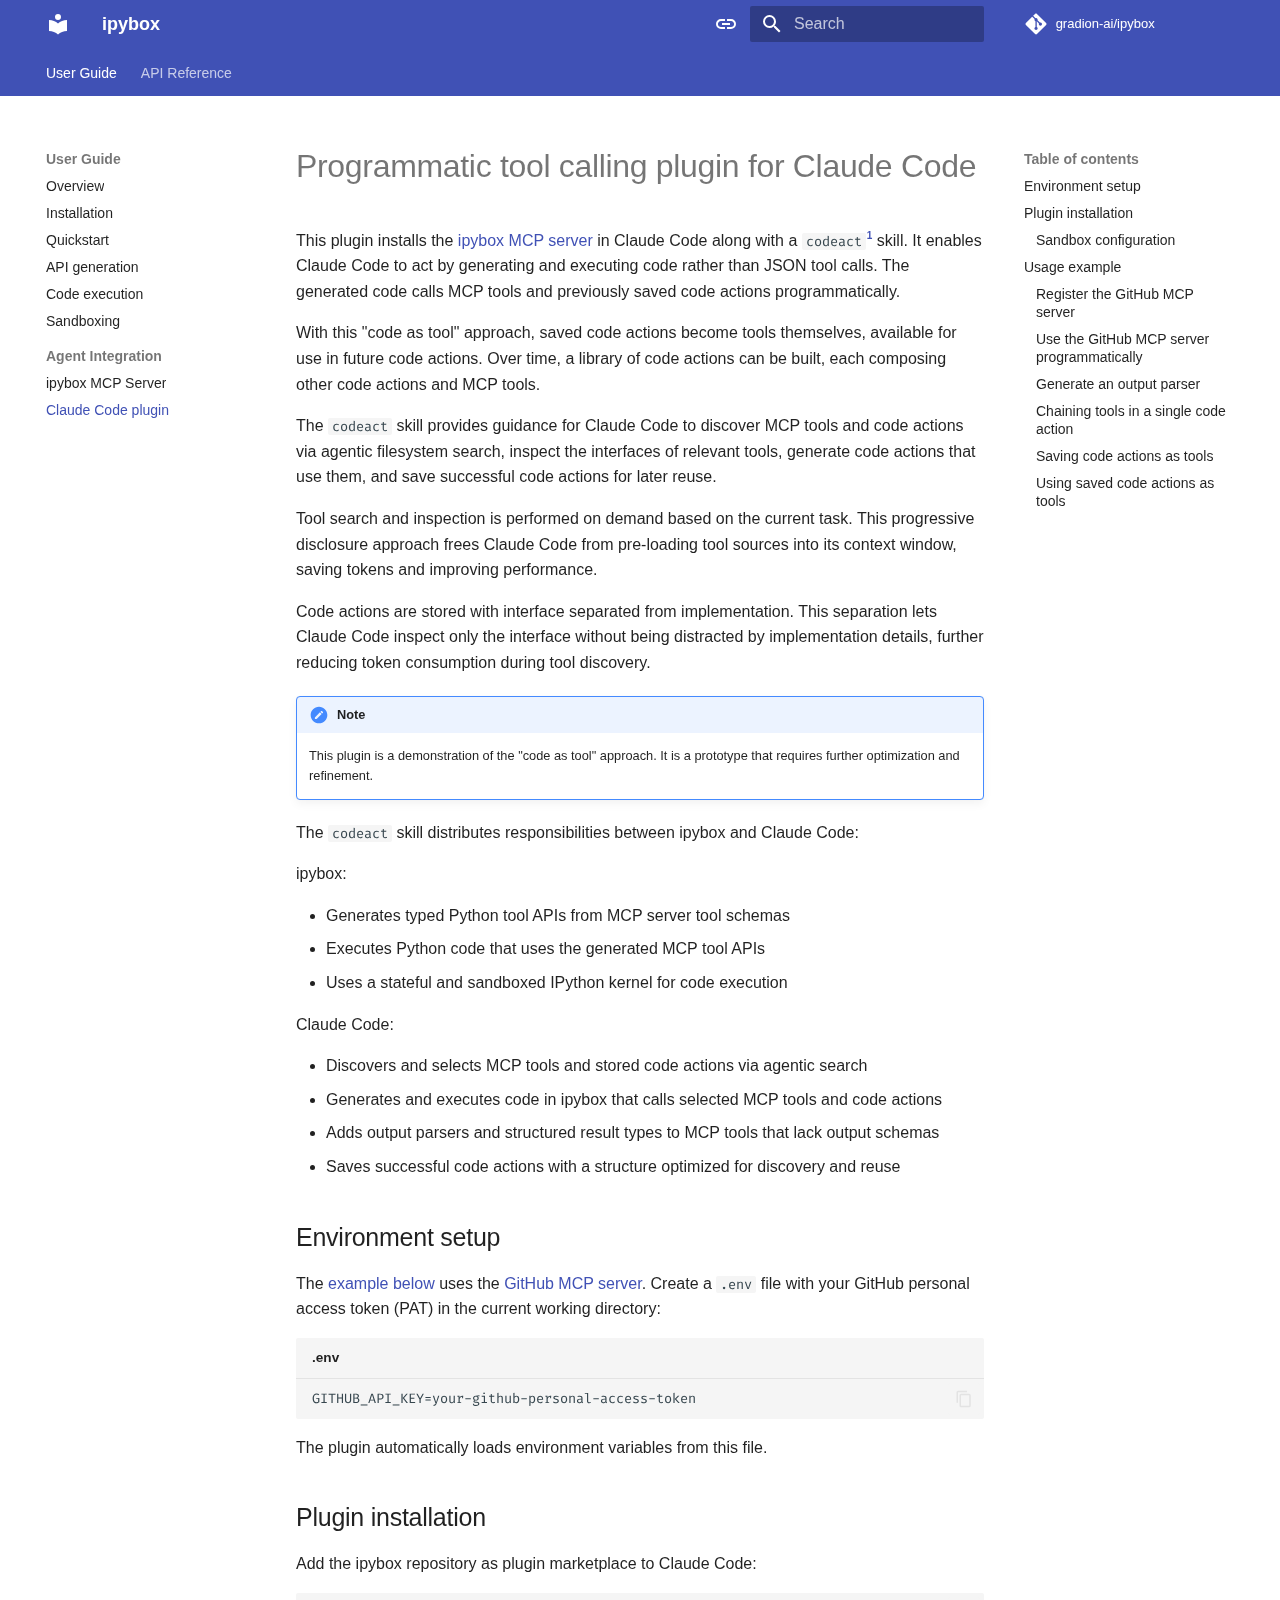
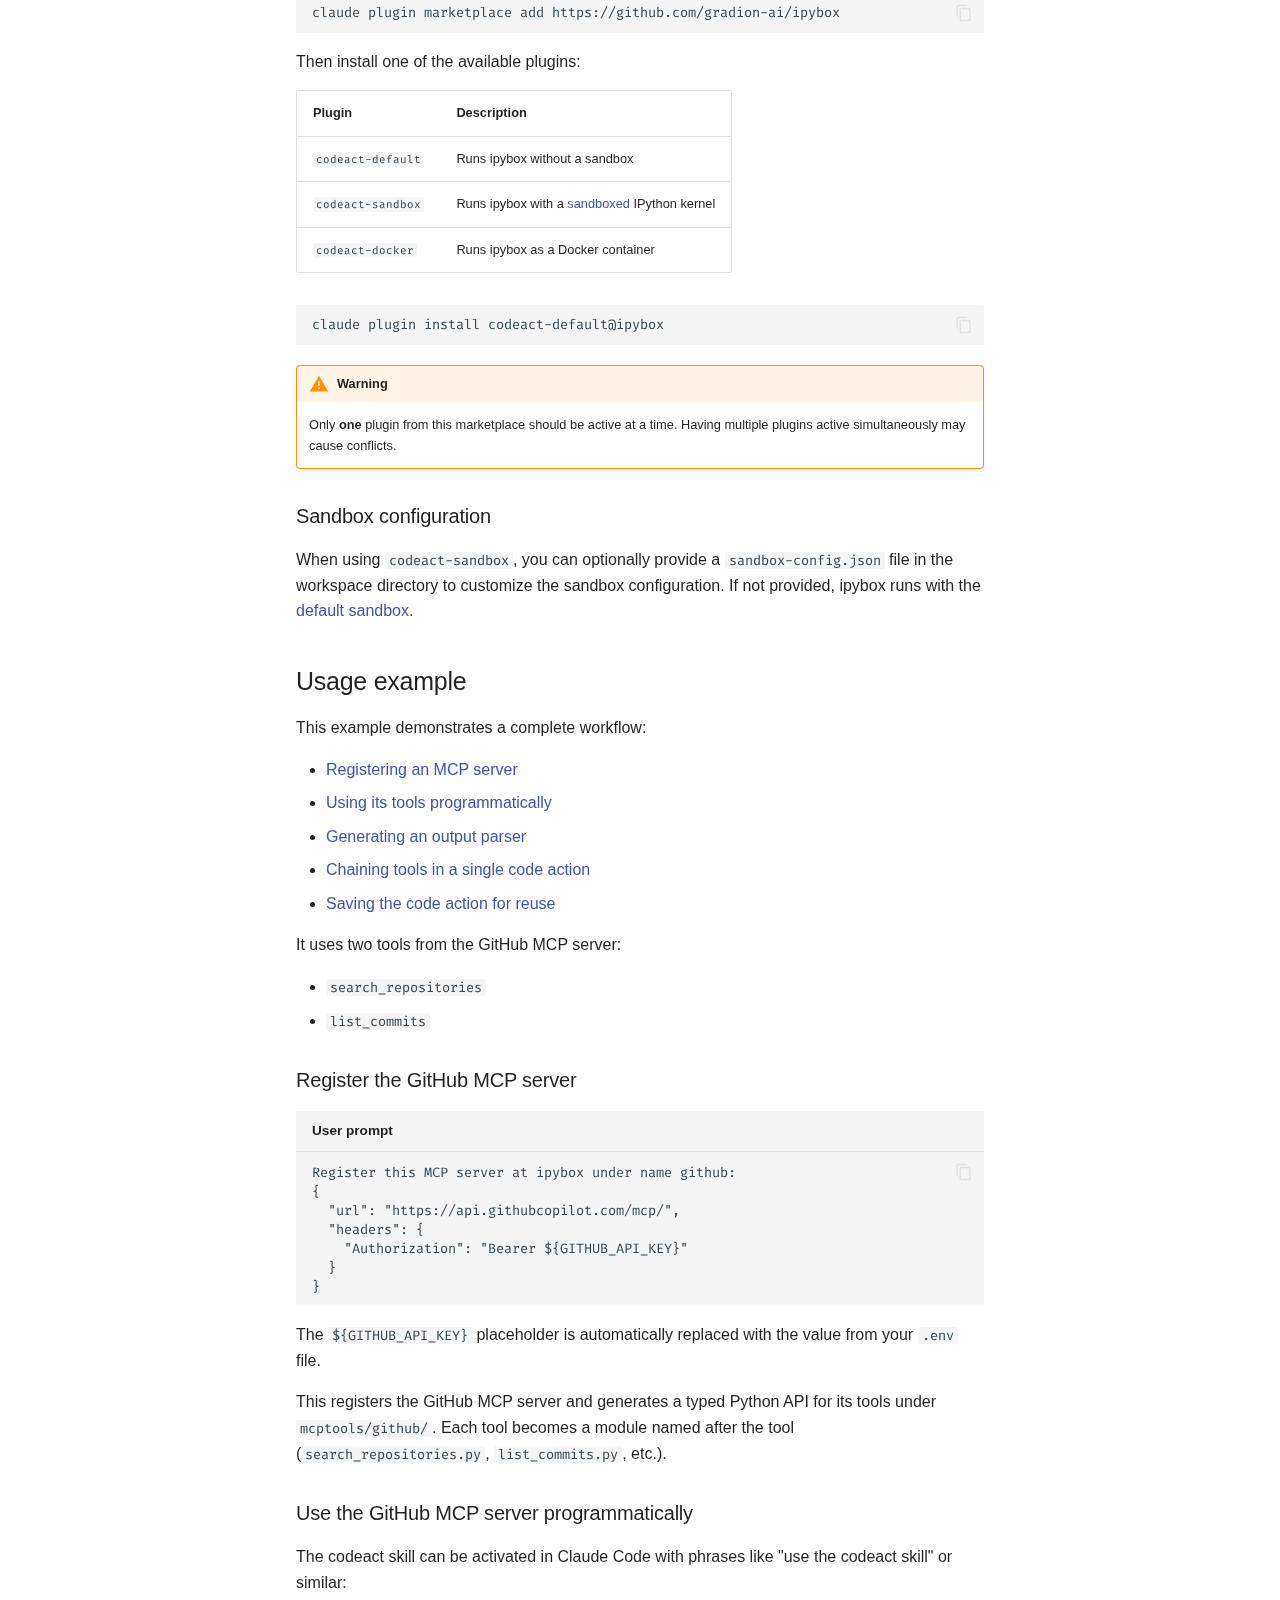
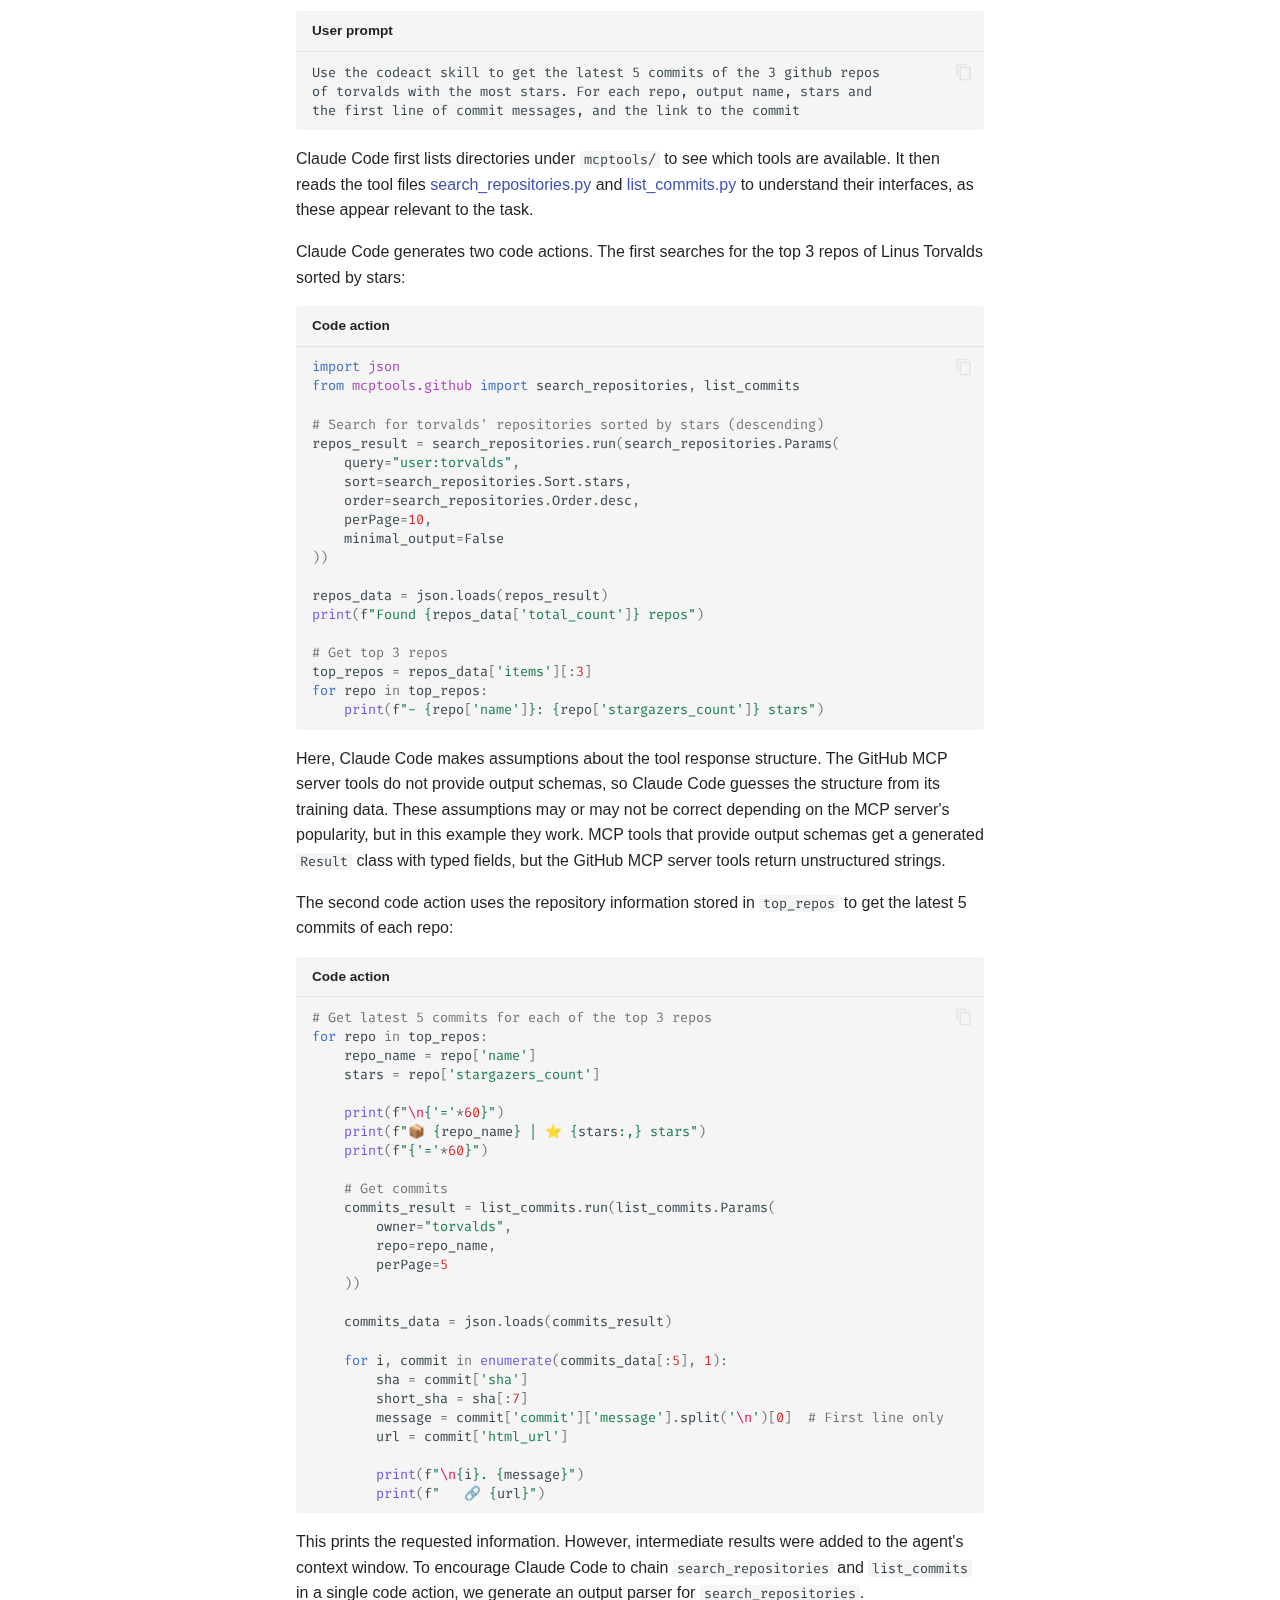
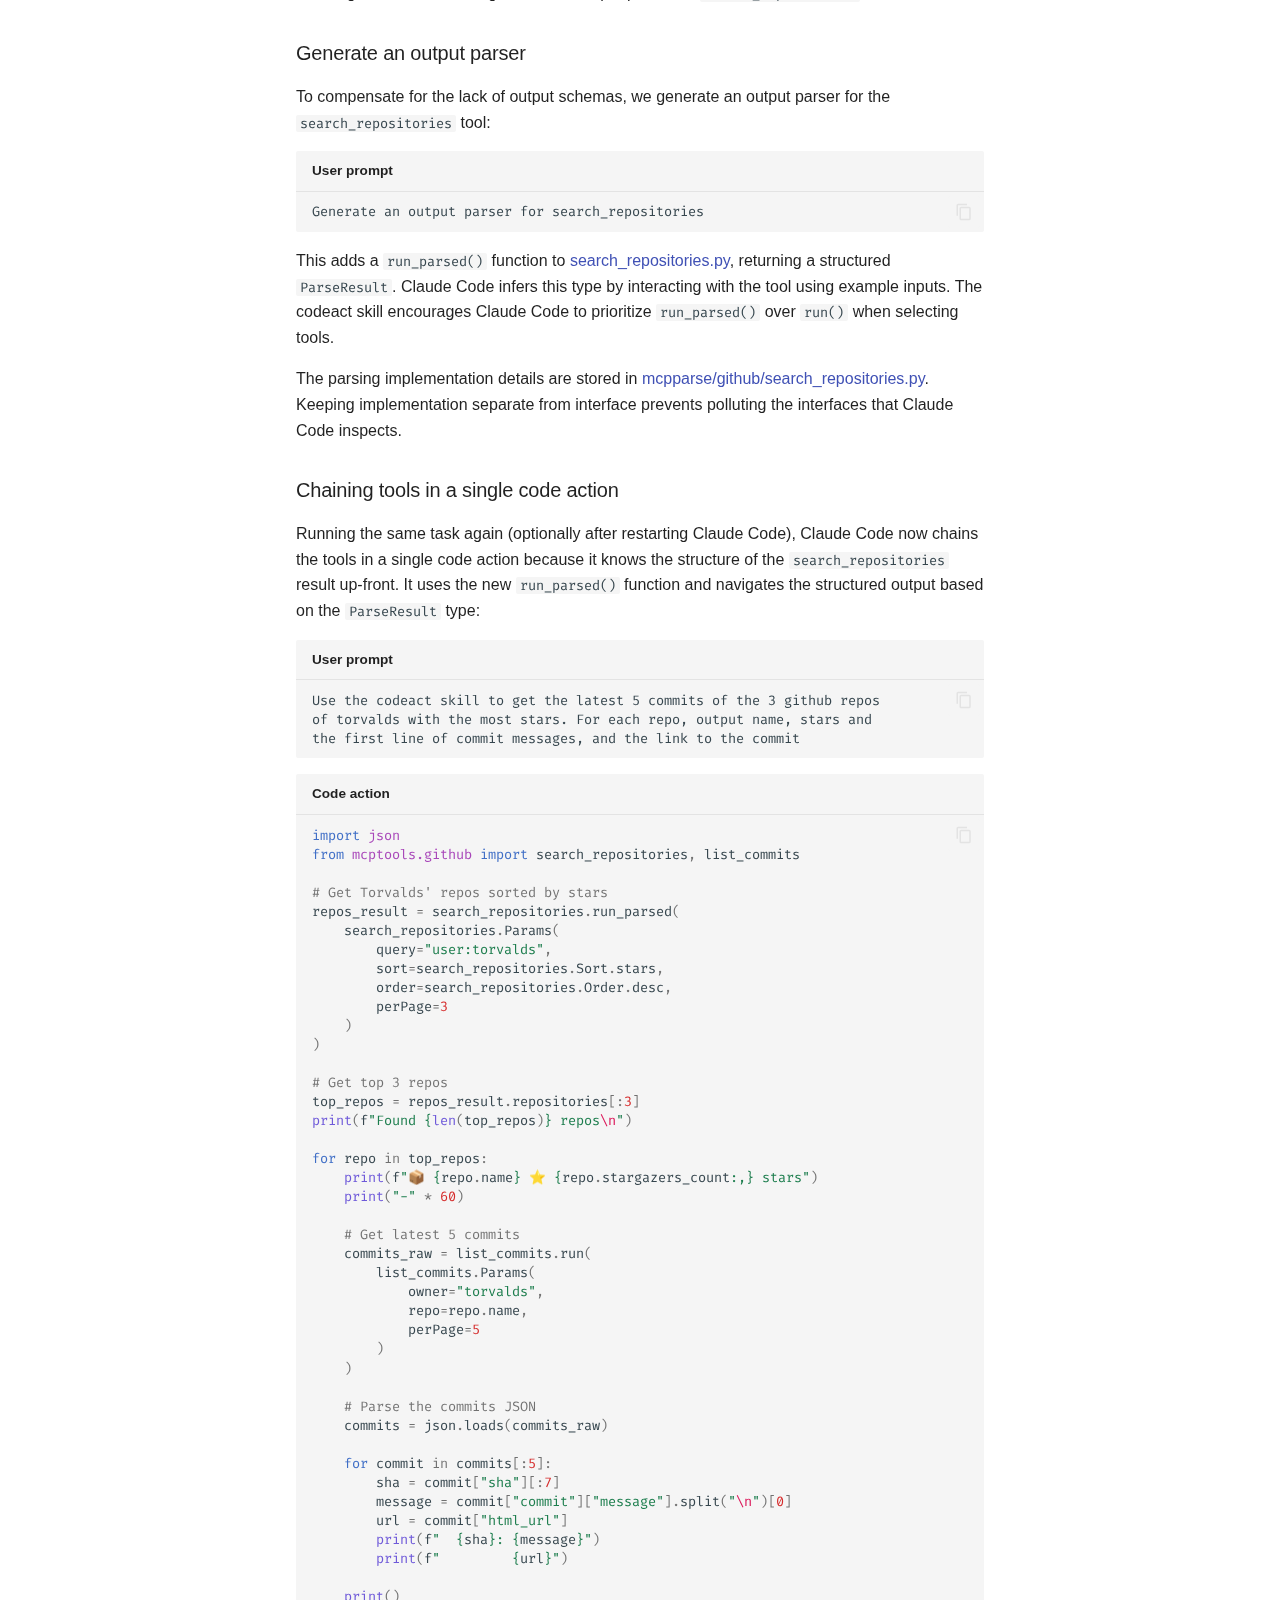
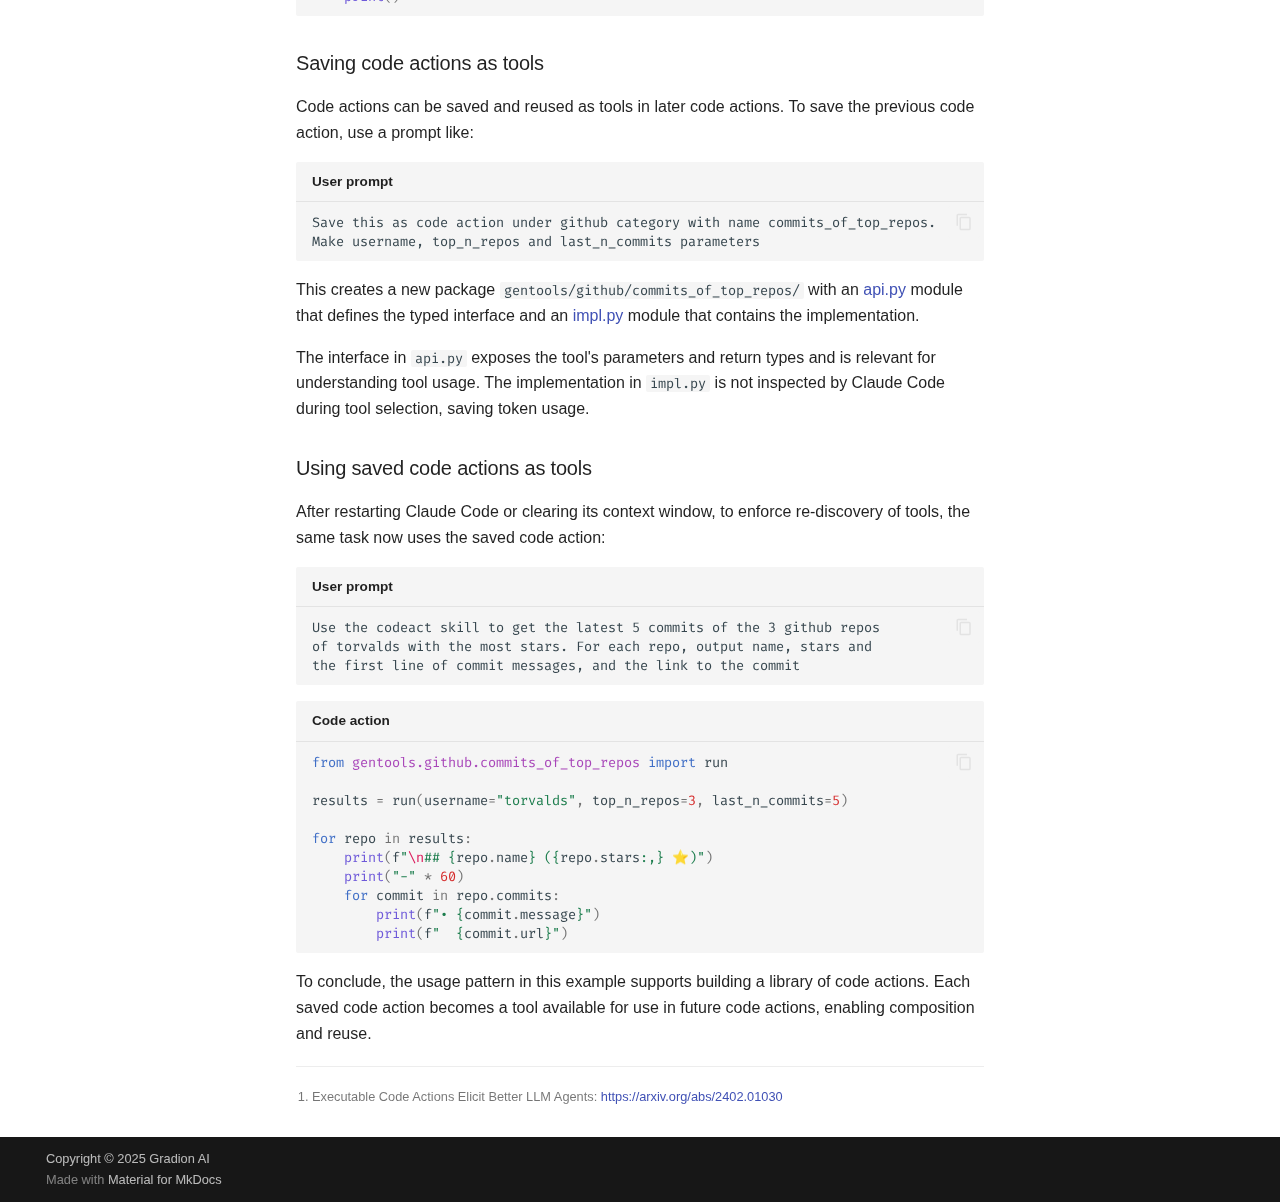
<file: ccplugin/index.html>
<!doctype html>
<html lang="en" class="no-js">
  <head>
    
      <meta charset="utf-8">
      <meta name="viewport" content="width=device-width,initial-scale=1">
      
        <meta name="description" content="ipybox">
      
      
      
        <link rel="canonical" href="https://gradion-ai.github.io/ipybox/ccplugin/">
      
      
        <link rel="prev" href="../mcpserver/">
      
      
        <link rel="next" href="../api/code_executor/">
      
      
        
      
      
      <link rel="icon" href="../assets/images/favicon.png">
      <meta name="generator" content="mkdocs-1.6.1, mkdocs-material-9.7.0">
    
    
      
        <title>Claude Code plugin - ipybox</title>
      
    
    
      <link rel="stylesheet" href="../assets/stylesheets/main.618322db.min.css">
      
        
        <link rel="stylesheet" href="../assets/stylesheets/palette.ab4e12ef.min.css">
      
      


    
    
      
    
    
      
        
        
        <link rel="preconnect" href="https://fonts.gstatic.com" crossorigin>
        <link rel="stylesheet" href="https://fonts.googleapis.com/css?family=Fira:300,300i,400,400i,700,700i%7CFira+Code:400,400i,700,700i&display=fallback">
        <style>:root{--md-text-font:"Fira";--md-code-font:"Fira Code"}</style>
      
    
    
      <link rel="stylesheet" href="../assets/_mkdocstrings.css">
    
      <link rel="stylesheet" href="../stylesheets/extra.css">
    
    <script>__md_scope=new URL("..",location),__md_hash=e=>[...e].reduce(((e,_)=>(e<<5)-e+_.charCodeAt(0)),0),__md_get=(e,_=localStorage,t=__md_scope)=>JSON.parse(_.getItem(t.pathname+"."+e)),__md_set=(e,_,t=localStorage,a=__md_scope)=>{try{t.setItem(a.pathname+"."+e,JSON.stringify(_))}catch(e){}}</script>
    
      

    
    
  </head>
  
  
    
    
      
    
    
    
    
    <body dir="ltr" data-md-color-scheme="default" data-md-color-primary="indigo" data-md-color-accent="indigo">
  
    
    <input class="md-toggle" data-md-toggle="drawer" type="checkbox" id="__drawer" autocomplete="off">
    <input class="md-toggle" data-md-toggle="search" type="checkbox" id="__search" autocomplete="off">
    <label class="md-overlay" for="__drawer"></label>
    <div data-md-component="skip">
      
        
        <a href="#programmatic-tool-calling-plugin-for-claude-code" class="md-skip">
          Skip to content
        </a>
      
    </div>
    <div data-md-component="announce">
      
    </div>
    
    
      

<header class="md-header" data-md-component="header">
  <nav class="md-header__inner md-grid" aria-label="Header">
    <a href=".." title="ipybox" class="md-header__button md-logo" aria-label="ipybox" data-md-component="logo">
      
  
  <svg xmlns="http://www.w3.org/2000/svg" viewBox="0 0 24 24"><path d="M12 8a3 3 0 0 0 3-3 3 3 0 0 0-3-3 3 3 0 0 0-3 3 3 3 0 0 0 3 3m0 3.54C9.64 9.35 6.5 8 3 8v11c3.5 0 6.64 1.35 9 3.54 2.36-2.19 5.5-3.54 9-3.54V8c-3.5 0-6.64 1.35-9 3.54"/></svg>

    </a>
    <label class="md-header__button md-icon" for="__drawer">
      
      <svg xmlns="http://www.w3.org/2000/svg" viewBox="0 0 24 24"><path d="M3 6h18v2H3zm0 5h18v2H3zm0 5h18v2H3z"/></svg>
    </label>
    <div class="md-header__title" data-md-component="header-title">
      <div class="md-header__ellipsis">
        <div class="md-header__topic">
          <span class="md-ellipsis">
            ipybox
          </span>
        </div>
        <div class="md-header__topic" data-md-component="header-topic">
          <span class="md-ellipsis">
            
              Claude Code plugin
            
          </span>
        </div>
      </div>
    </div>
    
      
        <form class="md-header__option" data-md-component="palette">
  
    
    
    
    <input class="md-option" data-md-color-media="(prefers-color-scheme)" data-md-color-scheme="default" data-md-color-primary="indigo" data-md-color-accent="indigo"  aria-label="Switch to light mode"  type="radio" name="__palette" id="__palette_0">
    
      <label class="md-header__button md-icon" title="Switch to light mode" for="__palette_1" hidden>
        <svg xmlns="http://www.w3.org/2000/svg" viewBox="0 0 24 24"><path d="M3.9 12c0-1.71 1.39-3.1 3.1-3.1h4V7H7a5 5 0 0 0-5 5 5 5 0 0 0 5 5h4v-1.9H7c-1.71 0-3.1-1.39-3.1-3.1M8 13h8v-2H8zm9-6h-4v1.9h4c1.71 0 3.1 1.39 3.1 3.1s-1.39 3.1-3.1 3.1h-4V17h4a5 5 0 0 0 5-5 5 5 0 0 0-5-5"/></svg>
      </label>
    
  
    
    
    
    <input class="md-option" data-md-color-media="(prefers-color-scheme: light)" data-md-color-scheme="default" data-md-color-primary="indigo" data-md-color-accent="indigo"  aria-label="Switch to dark mode"  type="radio" name="__palette" id="__palette_1">
    
      <label class="md-header__button md-icon" title="Switch to dark mode" for="__palette_2" hidden>
        <svg xmlns="http://www.w3.org/2000/svg" viewBox="0 0 24 24"><path d="M17 7H7a5 5 0 0 0-5 5 5 5 0 0 0 5 5h10a5 5 0 0 0 5-5 5 5 0 0 0-5-5m0 8a3 3 0 0 1-3-3 3 3 0 0 1 3-3 3 3 0 0 1 3 3 3 3 0 0 1-3 3"/></svg>
      </label>
    
  
    
    
    
    <input class="md-option" data-md-color-media="(prefers-color-scheme: dark)" data-md-color-scheme="slate" data-md-color-primary="black" data-md-color-accent="indigo"  aria-label="Switch to system preference"  type="radio" name="__palette" id="__palette_2">
    
      <label class="md-header__button md-icon" title="Switch to system preference" for="__palette_0" hidden>
        <svg xmlns="http://www.w3.org/2000/svg" viewBox="0 0 24 24"><path d="M17 7H7a5 5 0 0 0-5 5 5 5 0 0 0 5 5h10a5 5 0 0 0 5-5 5 5 0 0 0-5-5M7 15a3 3 0 0 1-3-3 3 3 0 0 1 3-3 3 3 0 0 1 3 3 3 3 0 0 1-3 3"/></svg>
      </label>
    
  
</form>
      
    
    
      <script>var palette=__md_get("__palette");if(palette&&palette.color){if("(prefers-color-scheme)"===palette.color.media){var media=matchMedia("(prefers-color-scheme: light)"),input=document.querySelector(media.matches?"[data-md-color-media='(prefers-color-scheme: light)']":"[data-md-color-media='(prefers-color-scheme: dark)']");palette.color.media=input.getAttribute("data-md-color-media"),palette.color.scheme=input.getAttribute("data-md-color-scheme"),palette.color.primary=input.getAttribute("data-md-color-primary"),palette.color.accent=input.getAttribute("data-md-color-accent")}for(var[key,value]of Object.entries(palette.color))document.body.setAttribute("data-md-color-"+key,value)}</script>
    
    
    
      
      
        <label class="md-header__button md-icon" for="__search">
          
          <svg xmlns="http://www.w3.org/2000/svg" viewBox="0 0 24 24"><path d="M9.5 3A6.5 6.5 0 0 1 16 9.5c0 1.61-.59 3.09-1.56 4.23l.27.27h.79l5 5-1.5 1.5-5-5v-.79l-.27-.27A6.52 6.52 0 0 1 9.5 16 6.5 6.5 0 0 1 3 9.5 6.5 6.5 0 0 1 9.5 3m0 2C7 5 5 7 5 9.5S7 14 9.5 14 14 12 14 9.5 12 5 9.5 5"/></svg>
        </label>
        <div class="md-search" data-md-component="search" role="dialog">
  <label class="md-search__overlay" for="__search"></label>
  <div class="md-search__inner" role="search">
    <form class="md-search__form" name="search">
      <input type="text" class="md-search__input" name="query" aria-label="Search" placeholder="Search" autocapitalize="off" autocorrect="off" autocomplete="off" spellcheck="false" data-md-component="search-query" required>
      <label class="md-search__icon md-icon" for="__search">
        
        <svg xmlns="http://www.w3.org/2000/svg" viewBox="0 0 24 24"><path d="M9.5 3A6.5 6.5 0 0 1 16 9.5c0 1.61-.59 3.09-1.56 4.23l.27.27h.79l5 5-1.5 1.5-5-5v-.79l-.27-.27A6.52 6.52 0 0 1 9.5 16 6.5 6.5 0 0 1 3 9.5 6.5 6.5 0 0 1 9.5 3m0 2C7 5 5 7 5 9.5S7 14 9.5 14 14 12 14 9.5 12 5 9.5 5"/></svg>
        
        <svg xmlns="http://www.w3.org/2000/svg" viewBox="0 0 24 24"><path d="M20 11v2H8l5.5 5.5-1.42 1.42L4.16 12l7.92-7.92L13.5 5.5 8 11z"/></svg>
      </label>
      <nav class="md-search__options" aria-label="Search">
        
        <button type="reset" class="md-search__icon md-icon" title="Clear" aria-label="Clear" tabindex="-1">
          
          <svg xmlns="http://www.w3.org/2000/svg" viewBox="0 0 24 24"><path d="M19 6.41 17.59 5 12 10.59 6.41 5 5 6.41 10.59 12 5 17.59 6.41 19 12 13.41 17.59 19 19 17.59 13.41 12z"/></svg>
        </button>
      </nav>
      
        <div class="md-search__suggest" data-md-component="search-suggest"></div>
      
    </form>
    <div class="md-search__output">
      <div class="md-search__scrollwrap" tabindex="0" data-md-scrollfix>
        <div class="md-search-result" data-md-component="search-result">
          <div class="md-search-result__meta">
            Initializing search
          </div>
          <ol class="md-search-result__list" role="presentation"></ol>
        </div>
      </div>
    </div>
  </div>
</div>
      
    
    
      <div class="md-header__source">
        <a href="https://github.com/gradion-ai/ipybox" title="Go to repository" class="md-source" data-md-component="source">
  <div class="md-source__icon md-icon">
    
    <svg xmlns="http://www.w3.org/2000/svg" viewBox="0 0 448 512"><!--! Font Awesome Free 7.1.0 by @fontawesome - https://fontawesome.com License - https://fontawesome.com/license/free (Icons: CC BY 4.0, Fonts: SIL OFL 1.1, Code: MIT License) Copyright 2025 Fonticons, Inc.--><path d="M439.6 236.1 244 40.5c-5.4-5.5-12.8-8.5-20.4-8.5s-15 3-20.4 8.4L162.5 81l51.5 51.5c27.1-9.1 52.7 16.8 43.4 43.7l49.7 49.7c34.2-11.8 61.2 31 35.5 56.7-26.5 26.5-70.2-2.9-56-37.3L240.3 199v121.9c25.3 12.5 22.3 41.8 9.1 55-6.4 6.4-15.2 10.1-24.3 10.1s-17.8-3.6-24.3-10.1c-17.6-17.6-11.1-46.9 11.2-56v-123c-20.8-8.5-24.6-30.7-18.6-45L142.6 101 8.5 235.1C3 240.6 0 247.9 0 255.5s3 15 8.5 20.4l195.6 195.7c5.4 5.4 12.7 8.4 20.4 8.4s15-3 20.4-8.4l194.7-194.7c5.4-5.4 8.4-12.8 8.4-20.4s-3-15-8.4-20.4"/></svg>
  </div>
  <div class="md-source__repository">
    gradion-ai/ipybox
  </div>
</a>
      </div>
    
  </nav>
  
</header>
    
    <div class="md-container" data-md-component="container">
      
      
        
          
            
<nav class="md-tabs" aria-label="Tabs" data-md-component="tabs">
  <div class="md-grid">
    <ul class="md-tabs__list">
      
        
  
  
  
    
  
  
    
    
      <li class="md-tabs__item md-tabs__item--active">
        <a href=".." class="md-tabs__link">
          
  
  
  User Guide

        </a>
      </li>
    
  

      
        
  
  
  
  
    
    
      
  
  
  
  
    
    
      <li class="md-tabs__item">
        <a href="../api/code_executor/" class="md-tabs__link">
          
  
  
  API Reference

        </a>
      </li>
    
  

    
  

      
    </ul>
  </div>
</nav>
          
        
      
      <main class="md-main" data-md-component="main">
        <div class="md-main__inner md-grid">
          
            
              
              <div class="md-sidebar md-sidebar--primary" data-md-component="sidebar" data-md-type="navigation" >
                <div class="md-sidebar__scrollwrap">
                  <div class="md-sidebar__inner">
                    


  


<nav class="md-nav md-nav--primary md-nav--lifted" aria-label="Navigation" data-md-level="0">
  <label class="md-nav__title" for="__drawer">
    <a href=".." title="ipybox" class="md-nav__button md-logo" aria-label="ipybox" data-md-component="logo">
      
  
  <svg xmlns="http://www.w3.org/2000/svg" viewBox="0 0 24 24"><path d="M12 8a3 3 0 0 0 3-3 3 3 0 0 0-3-3 3 3 0 0 0-3 3 3 3 0 0 0 3 3m0 3.54C9.64 9.35 6.5 8 3 8v11c3.5 0 6.64 1.35 9 3.54 2.36-2.19 5.5-3.54 9-3.54V8c-3.5 0-6.64 1.35-9 3.54"/></svg>

    </a>
    ipybox
  </label>
  
    <div class="md-nav__source">
      <a href="https://github.com/gradion-ai/ipybox" title="Go to repository" class="md-source" data-md-component="source">
  <div class="md-source__icon md-icon">
    
    <svg xmlns="http://www.w3.org/2000/svg" viewBox="0 0 448 512"><!--! Font Awesome Free 7.1.0 by @fontawesome - https://fontawesome.com License - https://fontawesome.com/license/free (Icons: CC BY 4.0, Fonts: SIL OFL 1.1, Code: MIT License) Copyright 2025 Fonticons, Inc.--><path d="M439.6 236.1 244 40.5c-5.4-5.5-12.8-8.5-20.4-8.5s-15 3-20.4 8.4L162.5 81l51.5 51.5c27.1-9.1 52.7 16.8 43.4 43.7l49.7 49.7c34.2-11.8 61.2 31 35.5 56.7-26.5 26.5-70.2-2.9-56-37.3L240.3 199v121.9c25.3 12.5 22.3 41.8 9.1 55-6.4 6.4-15.2 10.1-24.3 10.1s-17.8-3.6-24.3-10.1c-17.6-17.6-11.1-46.9 11.2-56v-123c-20.8-8.5-24.6-30.7-18.6-45L142.6 101 8.5 235.1C3 240.6 0 247.9 0 255.5s3 15 8.5 20.4l195.6 195.7c5.4 5.4 12.7 8.4 20.4 8.4s15-3 20.4-8.4l194.7-194.7c5.4-5.4 8.4-12.8 8.4-20.4s-3-15-8.4-20.4"/></svg>
  </div>
  <div class="md-source__repository">
    gradion-ai/ipybox
  </div>
</a>
    </div>
  
  <ul class="md-nav__list" data-md-scrollfix>
    
      
      
  
  
    
  
  
  
    
    
    
    
      
        
        
      
      
        
      
    
    
    <li class="md-nav__item md-nav__item--active md-nav__item--section md-nav__item--nested">
      
        
        
        <input class="md-nav__toggle md-toggle " type="checkbox" id="__nav_1" checked>
        
          
          <label class="md-nav__link" for="__nav_1" id="__nav_1_label" tabindex="">
            
  
  
  <span class="md-ellipsis">
    
  
    User Guide
  

    
  </span>
  
  

            <span class="md-nav__icon md-icon"></span>
          </label>
        
        <nav class="md-nav" data-md-level="1" aria-labelledby="__nav_1_label" aria-expanded="true">
          <label class="md-nav__title" for="__nav_1">
            <span class="md-nav__icon md-icon"></span>
            
  
    User Guide
  

          </label>
          <ul class="md-nav__list" data-md-scrollfix>
            
              
                
  
  
  
  
    <li class="md-nav__item">
      <a href=".." class="md-nav__link">
        
  
  
  <span class="md-ellipsis">
    
  
    Overview
  

    
  </span>
  
  

      </a>
    </li>
  

              
            
              
                
  
  
  
  
    <li class="md-nav__item">
      <a href="../installation/" class="md-nav__link">
        
  
  
  <span class="md-ellipsis">
    
  
    Installation
  

    
  </span>
  
  

      </a>
    </li>
  

              
            
              
                
  
  
  
  
    <li class="md-nav__item">
      <a href="../quickstart/" class="md-nav__link">
        
  
  
  <span class="md-ellipsis">
    
  
    Quickstart
  

    
  </span>
  
  

      </a>
    </li>
  

              
            
              
                
  
  
  
  
    <li class="md-nav__item">
      <a href="../apigen/" class="md-nav__link">
        
  
  
  <span class="md-ellipsis">
    
  
    API generation
  

    
  </span>
  
  

      </a>
    </li>
  

              
            
              
                
  
  
  
  
    <li class="md-nav__item">
      <a href="../codeexec/" class="md-nav__link">
        
  
  
  <span class="md-ellipsis">
    
  
    Code execution
  

    
  </span>
  
  

      </a>
    </li>
  

              
            
              
                
  
  
  
  
    <li class="md-nav__item">
      <a href="../sandbox/" class="md-nav__link">
        
  
  
  <span class="md-ellipsis">
    
  
    Sandboxing
  

    
  </span>
  
  

      </a>
    </li>
  

              
            
              
                
  
  
    
  
  
  
    
    
    
    
      
      
        
          
          
        
      
    
    
    <li class="md-nav__item md-nav__item--active md-nav__item--section md-nav__item--nested">
      
        
        
        <input class="md-nav__toggle md-toggle " type="checkbox" id="__nav_1_7" checked>
        
          
          <label class="md-nav__link" for="__nav_1_7" id="__nav_1_7_label" tabindex="">
            
  
  
  <span class="md-ellipsis">
    
  
    Agent Integration
  

    
  </span>
  
  

            <span class="md-nav__icon md-icon"></span>
          </label>
        
        <nav class="md-nav" data-md-level="2" aria-labelledby="__nav_1_7_label" aria-expanded="true">
          <label class="md-nav__title" for="__nav_1_7">
            <span class="md-nav__icon md-icon"></span>
            
  
    Agent Integration
  

          </label>
          <ul class="md-nav__list" data-md-scrollfix>
            
              
                
  
  
  
  
    <li class="md-nav__item">
      <a href="../mcpserver/" class="md-nav__link">
        
  
  
  <span class="md-ellipsis">
    
  
    ipybox MCP Server
  

    
  </span>
  
  

      </a>
    </li>
  

              
            
              
                
  
  
    
  
  
  
    <li class="md-nav__item md-nav__item--active">
      
      <input class="md-nav__toggle md-toggle" type="checkbox" id="__toc">
      
      
        
      
      
        <label class="md-nav__link md-nav__link--active" for="__toc">
          
  
  
  <span class="md-ellipsis">
    
  
    Claude Code plugin
  

    
  </span>
  
  

          <span class="md-nav__icon md-icon"></span>
        </label>
      
      <a href="./" class="md-nav__link md-nav__link--active">
        
  
  
  <span class="md-ellipsis">
    
  
    Claude Code plugin
  

    
  </span>
  
  

      </a>
      
        

<nav class="md-nav md-nav--secondary" aria-label="Table of contents">
  
  
  
    
  
  
    <label class="md-nav__title" for="__toc">
      <span class="md-nav__icon md-icon"></span>
      Table of contents
    </label>
    <ul class="md-nav__list" data-md-component="toc" data-md-scrollfix>
      
        <li class="md-nav__item">
  <a href="#environment-setup" class="md-nav__link">
    <span class="md-ellipsis">
      
        Environment setup
      
    </span>
  </a>
  
</li>
      
        <li class="md-nav__item">
  <a href="#plugin-installation" class="md-nav__link">
    <span class="md-ellipsis">
      
        Plugin installation
      
    </span>
  </a>
  
    <nav class="md-nav" aria-label="Plugin installation">
      <ul class="md-nav__list">
        
          <li class="md-nav__item">
  <a href="#sandbox-configuration" class="md-nav__link">
    <span class="md-ellipsis">
      
        Sandbox configuration
      
    </span>
  </a>
  
</li>
        
      </ul>
    </nav>
  
</li>
      
        <li class="md-nav__item">
  <a href="#usage-example" class="md-nav__link">
    <span class="md-ellipsis">
      
        Usage example
      
    </span>
  </a>
  
    <nav class="md-nav" aria-label="Usage example">
      <ul class="md-nav__list">
        
          <li class="md-nav__item">
  <a href="#register-the-github-mcp-server" class="md-nav__link">
    <span class="md-ellipsis">
      
        Register the GitHub MCP server
      
    </span>
  </a>
  
</li>
        
          <li class="md-nav__item">
  <a href="#use-the-github-mcp-server-programmatically" class="md-nav__link">
    <span class="md-ellipsis">
      
        Use the GitHub MCP server programmatically
      
    </span>
  </a>
  
</li>
        
          <li class="md-nav__item">
  <a href="#generate-an-output-parser" class="md-nav__link">
    <span class="md-ellipsis">
      
        Generate an output parser
      
    </span>
  </a>
  
</li>
        
          <li class="md-nav__item">
  <a href="#chaining-tools-in-a-single-code-action" class="md-nav__link">
    <span class="md-ellipsis">
      
        Chaining tools in a single code action
      
    </span>
  </a>
  
</li>
        
          <li class="md-nav__item">
  <a href="#saving-code-actions-as-tools" class="md-nav__link">
    <span class="md-ellipsis">
      
        Saving code actions as tools
      
    </span>
  </a>
  
</li>
        
          <li class="md-nav__item">
  <a href="#using-saved-code-actions-as-tools" class="md-nav__link">
    <span class="md-ellipsis">
      
        Using saved code actions as tools
      
    </span>
  </a>
  
</li>
        
      </ul>
    </nav>
  
</li>
      
    </ul>
  
</nav>
      
    </li>
  

              
            
          </ul>
        </nav>
      
    </li>
  

              
            
          </ul>
        </nav>
      
    </li>
  

    
      
      
  
  
  
  
    
    
    
    
      
      
        
      
    
    
    <li class="md-nav__item md-nav__item--nested">
      
        
        
        <input class="md-nav__toggle md-toggle " type="checkbox" id="__nav_2" >
        
          
          <label class="md-nav__link" for="__nav_2" id="__nav_2_label" tabindex="0">
            
  
  
  <span class="md-ellipsis">
    
  
    API Reference
  

    
  </span>
  
  

            <span class="md-nav__icon md-icon"></span>
          </label>
        
        <nav class="md-nav" data-md-level="1" aria-labelledby="__nav_2_label" aria-expanded="false">
          <label class="md-nav__title" for="__nav_2">
            <span class="md-nav__icon md-icon"></span>
            
  
    API Reference
  

          </label>
          <ul class="md-nav__list" data-md-scrollfix>
            
              
                
  
  
  
  
    
    
    
    
      
      
        
      
    
    
    <li class="md-nav__item md-nav__item--nested">
      
        
        
        <input class="md-nav__toggle md-toggle " type="checkbox" id="__nav_2_1" >
        
          
          <label class="md-nav__link" for="__nav_2_1" id="__nav_2_1_label" tabindex="0">
            
  
  
  <span class="md-ellipsis">
    
  
    High-level API
  

    
  </span>
  
  

            <span class="md-nav__icon md-icon"></span>
          </label>
        
        <nav class="md-nav" data-md-level="2" aria-labelledby="__nav_2_1_label" aria-expanded="false">
          <label class="md-nav__title" for="__nav_2_1">
            <span class="md-nav__icon md-icon"></span>
            
  
    High-level API
  

          </label>
          <ul class="md-nav__list" data-md-scrollfix>
            
              
                
  
  
  
  
    <li class="md-nav__item">
      <a href="../api/code_executor/" class="md-nav__link">
        
  
  
  <span class="md-ellipsis">
    
  
    Code Executor
  

    
  </span>
  
  

      </a>
    </li>
  

              
            
          </ul>
        </nav>
      
    </li>
  

              
            
              
                
  
  
  
  
    
    
    
    
      
      
        
      
    
    
    <li class="md-nav__item md-nav__item--nested">
      
        
        
        <input class="md-nav__toggle md-toggle " type="checkbox" id="__nav_2_2" >
        
          
          <label class="md-nav__link" for="__nav_2_2" id="__nav_2_2_label" tabindex="0">
            
  
  
  <span class="md-ellipsis">
    
  
    Low-level API
  

    
  </span>
  
  

            <span class="md-nav__icon md-icon"></span>
          </label>
        
        <nav class="md-nav" data-md-level="2" aria-labelledby="__nav_2_2_label" aria-expanded="false">
          <label class="md-nav__title" for="__nav_2_2">
            <span class="md-nav__icon md-icon"></span>
            
  
    Low-level API
  

          </label>
          <ul class="md-nav__list" data-md-scrollfix>
            
              
                
  
  
  
  
    <li class="md-nav__item">
      <a href="../api/tool_executor/" class="md-nav__link">
        
  
  
  <span class="md-ellipsis">
    
  
    Tool Executor
  

    
  </span>
  
  

      </a>
    </li>
  

              
            
              
                
  
  
  
  
    <li class="md-nav__item">
      <a href="../api/kernel_manager/" class="md-nav__link">
        
  
  
  <span class="md-ellipsis">
    
  
    Kernel Manager
  

    
  </span>
  
  

      </a>
    </li>
  

              
            
          </ul>
        </nav>
      
    </li>
  

              
            
          </ul>
        </nav>
      
    </li>
  

    
  </ul>
</nav>
                  </div>
                </div>
              </div>
            
            
              
              <div class="md-sidebar md-sidebar--secondary" data-md-component="sidebar" data-md-type="toc" >
                <div class="md-sidebar__scrollwrap">
                  <div class="md-sidebar__inner">
                    

<nav class="md-nav md-nav--secondary" aria-label="Table of contents">
  
  
  
    
  
  
    <label class="md-nav__title" for="__toc">
      <span class="md-nav__icon md-icon"></span>
      Table of contents
    </label>
    <ul class="md-nav__list" data-md-component="toc" data-md-scrollfix>
      
        <li class="md-nav__item">
  <a href="#environment-setup" class="md-nav__link">
    <span class="md-ellipsis">
      
        Environment setup
      
    </span>
  </a>
  
</li>
      
        <li class="md-nav__item">
  <a href="#plugin-installation" class="md-nav__link">
    <span class="md-ellipsis">
      
        Plugin installation
      
    </span>
  </a>
  
    <nav class="md-nav" aria-label="Plugin installation">
      <ul class="md-nav__list">
        
          <li class="md-nav__item">
  <a href="#sandbox-configuration" class="md-nav__link">
    <span class="md-ellipsis">
      
        Sandbox configuration
      
    </span>
  </a>
  
</li>
        
      </ul>
    </nav>
  
</li>
      
        <li class="md-nav__item">
  <a href="#usage-example" class="md-nav__link">
    <span class="md-ellipsis">
      
        Usage example
      
    </span>
  </a>
  
    <nav class="md-nav" aria-label="Usage example">
      <ul class="md-nav__list">
        
          <li class="md-nav__item">
  <a href="#register-the-github-mcp-server" class="md-nav__link">
    <span class="md-ellipsis">
      
        Register the GitHub MCP server
      
    </span>
  </a>
  
</li>
        
          <li class="md-nav__item">
  <a href="#use-the-github-mcp-server-programmatically" class="md-nav__link">
    <span class="md-ellipsis">
      
        Use the GitHub MCP server programmatically
      
    </span>
  </a>
  
</li>
        
          <li class="md-nav__item">
  <a href="#generate-an-output-parser" class="md-nav__link">
    <span class="md-ellipsis">
      
        Generate an output parser
      
    </span>
  </a>
  
</li>
        
          <li class="md-nav__item">
  <a href="#chaining-tools-in-a-single-code-action" class="md-nav__link">
    <span class="md-ellipsis">
      
        Chaining tools in a single code action
      
    </span>
  </a>
  
</li>
        
          <li class="md-nav__item">
  <a href="#saving-code-actions-as-tools" class="md-nav__link">
    <span class="md-ellipsis">
      
        Saving code actions as tools
      
    </span>
  </a>
  
</li>
        
          <li class="md-nav__item">
  <a href="#using-saved-code-actions-as-tools" class="md-nav__link">
    <span class="md-ellipsis">
      
        Using saved code actions as tools
      
    </span>
  </a>
  
</li>
        
      </ul>
    </nav>
  
</li>
      
    </ul>
  
</nav>
                  </div>
                </div>
              </div>
            
          
          
            <div class="md-content" data-md-component="content">
              
              <article class="md-content__inner md-typeset">
                
                  


  
  


<h1 id="programmatic-tool-calling-plugin-for-claude-code">Programmatic tool calling plugin for Claude Code</h1>
<p>This plugin installs the <a href="../mcpserver/">ipybox MCP server</a> in Claude Code along with a <code>codeact</code><sup id="fnref:1"><a class="footnote-ref" href="#fn:1">1</a></sup> skill. It enables Claude Code to act by generating and executing code rather than JSON tool calls. The generated code calls MCP tools and previously saved code actions programmatically. </p>
<p>With this "code as tool" approach, saved code actions become tools themselves, available for use in future code actions. Over time, a library of code actions can be built, each composing other code actions and MCP tools.</p>
<p>The <code>codeact</code> skill provides guidance for Claude Code to discover MCP tools and code actions via agentic filesystem search, inspect the interfaces of relevant tools, generate code actions that use them, and save successful code actions for later reuse. </p>
<p>Tool search and inspection is performed on demand based on the current task. This progressive disclosure approach frees Claude Code from pre-loading tool sources into its context window, saving tokens and improving performance.</p>
<p>Code actions are stored with interface separated from implementation. This separation lets Claude Code inspect only the interface without being distracted by implementation details, further reducing token consumption during tool discovery.</p>
<div class="admonition note">
<p class="admonition-title">Note</p>
<p>This plugin is a demonstration of the "code as tool" approach. It is a prototype that requires further optimization and refinement.</p>
</div>
<p>The <code>codeact</code> skill distributes responsibilities between ipybox and Claude Code:</p>
<p>ipybox:</p>
<ul>
<li>Generates typed Python tool APIs from MCP server tool schemas</li>
<li>Executes Python code that uses the generated MCP tool APIs</li>
<li>Uses a stateful and sandboxed IPython kernel for code execution</li>
</ul>
<p>Claude Code:</p>
<ul>
<li>Discovers and selects MCP tools and stored code actions via agentic search</li>
<li>Generates and executes code in ipybox that calls selected MCP tools and code actions</li>
<li>Adds output parsers and structured result types to MCP tools that lack output schemas</li>
<li>Saves successful code actions with a structure optimized for discovery and reuse</li>
</ul>
<h2 id="environment-setup">Environment setup</h2>
<p>The <a href="#usage-example">example below</a> uses the <a href="https://github.com/github/github-mcp-server">GitHub MCP server</a>. Create a <code>.env</code> file with your GitHub personal access token (PAT) in the current working directory:</p>
<div class="highlight"><span class="filename">.env</span><pre><span></span><code>GITHUB_API_KEY=your-github-personal-access-token
</code></pre></div>
<p>The plugin automatically loads environment variables from this file.</p>
<h2 id="plugin-installation">Plugin installation</h2>
<p>Add the ipybox repository as plugin marketplace to Claude Code:</p>
<div class="highlight"><pre><span></span><code>claude<span class="w"> </span>plugin<span class="w"> </span>marketplace<span class="w"> </span>add<span class="w"> </span>https://github.com/gradion-ai/ipybox
</code></pre></div>
<p>Then install one of the available plugins:</p>
<table>
<thead>
<tr>
<th>Plugin</th>
<th>Description</th>
</tr>
</thead>
<tbody>
<tr>
<td><code>codeact-default</code></td>
<td>Runs ipybox without a sandbox</td>
</tr>
<tr>
<td><code>codeact-sandbox</code></td>
<td>Runs ipybox with a <a href="../sandbox/">sandboxed</a> IPython kernel</td>
</tr>
<tr>
<td><code>codeact-docker</code></td>
<td>Runs ipybox as a Docker container</td>
</tr>
</tbody>
</table>
<div class="highlight"><pre><span></span><code>claude<span class="w"> </span>plugin<span class="w"> </span>install<span class="w"> </span>codeact-default@ipybox
</code></pre></div>
<div class="admonition warning">
<p class="admonition-title">Warning</p>
<p>Only <strong>one</strong> plugin from this marketplace should be active at a time. Having multiple plugins active simultaneously may cause conflicts.</p>
</div>
<h3 id="sandbox-configuration">Sandbox configuration</h3>
<p>When using <code>codeact-sandbox</code>, you can optionally provide a <code>sandbox-config.json</code> file in the workspace directory to customize the sandbox configuration. If not provided, ipybox runs with the <a href="../sandbox/#default-sandbox">default sandbox</a>.</p>
<h2 id="usage-example">Usage example</h2>
<p>This example demonstrates a complete workflow: </p>
<ul>
<li><a href="#register-the-github-mcp-server">Registering an MCP server</a></li>
<li><a href="#use-the-github-mcp-server-programmatically">Using its tools programmatically</a></li>
<li><a href="#generate-an-output-parser">Generating an output parser</a></li>
<li><a href="#chaining-tools-in-a-single-code-action">Chaining tools in a single code action</a></li>
<li><a href="#saving-code-actions-as-tools">Saving the code action for reuse</a></li>
</ul>
<p>It uses two tools from the GitHub MCP server: </p>
<ul>
<li><code>search_repositories</code></li>
<li><code>list_commits</code></li>
</ul>
<h3 id="register-the-github-mcp-server">Register the GitHub MCP server</h3>
<div class="highlight"><span class="filename">User prompt</span><pre><span></span><code>Register this MCP server at ipybox under name github:
{
  &quot;url&quot;: &quot;https://api.githubcopilot.com/mcp/&quot;,
  &quot;headers&quot;: {
    &quot;Authorization&quot;: &quot;Bearer ${GITHUB_API_KEY}&quot;
  }
}
</code></pre></div>
<p>The <code>${GITHUB_API_KEY}</code> placeholder is automatically replaced with the value from your <code>.env</code> file.</p>
<p>This registers the GitHub MCP server and generates a typed Python API for its tools under <code>mcptools/github/</code>. Each tool becomes a module named after the tool (<code>search_repositories.py</code>, <code>list_commits.py</code>, etc.).</p>
<h3 id="use-the-github-mcp-server-programmatically">Use the GitHub MCP server programmatically</h3>
<p>The codeact skill can be activated in Claude Code with phrases like "use the codeact skill" or similar:</p>
<div class="highlight"><span class="filename">User prompt</span><pre><span></span><code>Use the codeact skill to get the latest 5 commits of the 3 github repos 
of torvalds with the most stars. For each repo, output name, stars and 
the first line of commit messages, and the link to the commit
</code></pre></div>
<p>Claude Code first lists directories under <code>mcptools/</code> to see which tools are available. It then reads the tool files <a href="https://github.com/gradion-ai/ipybox/blob/main/docs/generated/mcptools/github/search_repositories_orig.py">search_repositories.py</a> and <a href="https://github.com/gradion-ai/ipybox/blob/main/docs/generated/mcptools/github/list_commits.py">list_commits.py</a> to understand their interfaces, as these appear relevant to the task.</p>
<p>Claude Code generates two code actions. The first searches for the top 3 repos of Linus Torvalds sorted by stars:</p>
<div class="highlight"><span class="filename">Code action</span><pre><span></span><code><span class="kn">import</span><span class="w"> </span><span class="nn">json</span>
<span class="kn">from</span><span class="w"> </span><span class="nn">mcptools.github</span><span class="w"> </span><span class="kn">import</span> <span class="n">search_repositories</span><span class="p">,</span> <span class="n">list_commits</span>

<span class="c1"># Search for torvalds&#39; repositories sorted by stars (descending)</span>
<span class="n">repos_result</span> <span class="o">=</span> <span class="n">search_repositories</span><span class="o">.</span><span class="n">run</span><span class="p">(</span><span class="n">search_repositories</span><span class="o">.</span><span class="n">Params</span><span class="p">(</span>
    <span class="n">query</span><span class="o">=</span><span class="s2">&quot;user:torvalds&quot;</span><span class="p">,</span>
    <span class="n">sort</span><span class="o">=</span><span class="n">search_repositories</span><span class="o">.</span><span class="n">Sort</span><span class="o">.</span><span class="n">stars</span><span class="p">,</span>
    <span class="n">order</span><span class="o">=</span><span class="n">search_repositories</span><span class="o">.</span><span class="n">Order</span><span class="o">.</span><span class="n">desc</span><span class="p">,</span>
    <span class="n">perPage</span><span class="o">=</span><span class="mi">10</span><span class="p">,</span>
    <span class="n">minimal_output</span><span class="o">=</span><span class="kc">False</span>
<span class="p">))</span>

<span class="n">repos_data</span> <span class="o">=</span> <span class="n">json</span><span class="o">.</span><span class="n">loads</span><span class="p">(</span><span class="n">repos_result</span><span class="p">)</span>
<span class="nb">print</span><span class="p">(</span><span class="sa">f</span><span class="s2">&quot;Found </span><span class="si">{</span><span class="n">repos_data</span><span class="p">[</span><span class="s1">&#39;total_count&#39;</span><span class="p">]</span><span class="si">}</span><span class="s2"> repos&quot;</span><span class="p">)</span>

<span class="c1"># Get top 3 repos</span>
<span class="n">top_repos</span> <span class="o">=</span> <span class="n">repos_data</span><span class="p">[</span><span class="s1">&#39;items&#39;</span><span class="p">][:</span><span class="mi">3</span><span class="p">]</span>
<span class="k">for</span> <span class="n">repo</span> <span class="ow">in</span> <span class="n">top_repos</span><span class="p">:</span>
    <span class="nb">print</span><span class="p">(</span><span class="sa">f</span><span class="s2">&quot;- </span><span class="si">{</span><span class="n">repo</span><span class="p">[</span><span class="s1">&#39;name&#39;</span><span class="p">]</span><span class="si">}</span><span class="s2">: </span><span class="si">{</span><span class="n">repo</span><span class="p">[</span><span class="s1">&#39;stargazers_count&#39;</span><span class="p">]</span><span class="si">}</span><span class="s2"> stars&quot;</span><span class="p">)</span>
</code></pre></div>
<p>Here, Claude Code makes assumptions about the tool response structure. The GitHub MCP server tools do not provide output schemas, so Claude Code guesses the structure from its training data. These assumptions may or may not be correct depending on the MCP server's popularity, but in this example they work. MCP tools that provide output schemas get a generated <code>Result</code> class with typed fields, but the GitHub MCP server tools return unstructured strings. </p>
<p>The second code action uses the repository information stored in <code>top_repos</code> to get the latest 5 commits of each repo:</p>
<div class="highlight"><span class="filename">Code action</span><pre><span></span><code><span class="c1"># Get latest 5 commits for each of the top 3 repos</span>
<span class="k">for</span> <span class="n">repo</span> <span class="ow">in</span> <span class="n">top_repos</span><span class="p">:</span>
    <span class="n">repo_name</span> <span class="o">=</span> <span class="n">repo</span><span class="p">[</span><span class="s1">&#39;name&#39;</span><span class="p">]</span>
    <span class="n">stars</span> <span class="o">=</span> <span class="n">repo</span><span class="p">[</span><span class="s1">&#39;stargazers_count&#39;</span><span class="p">]</span>

    <span class="nb">print</span><span class="p">(</span><span class="sa">f</span><span class="s2">&quot;</span><span class="se">\n</span><span class="si">{</span><span class="s1">&#39;=&#39;</span><span class="o">*</span><span class="mi">60</span><span class="si">}</span><span class="s2">&quot;</span><span class="p">)</span>
    <span class="nb">print</span><span class="p">(</span><span class="sa">f</span><span class="s2">&quot;📦 </span><span class="si">{</span><span class="n">repo_name</span><span class="si">}</span><span class="s2"> | ⭐ </span><span class="si">{</span><span class="n">stars</span><span class="si">:</span><span class="s2">,</span><span class="si">}</span><span class="s2"> stars&quot;</span><span class="p">)</span>
    <span class="nb">print</span><span class="p">(</span><span class="sa">f</span><span class="s2">&quot;</span><span class="si">{</span><span class="s1">&#39;=&#39;</span><span class="o">*</span><span class="mi">60</span><span class="si">}</span><span class="s2">&quot;</span><span class="p">)</span>

    <span class="c1"># Get commits</span>
    <span class="n">commits_result</span> <span class="o">=</span> <span class="n">list_commits</span><span class="o">.</span><span class="n">run</span><span class="p">(</span><span class="n">list_commits</span><span class="o">.</span><span class="n">Params</span><span class="p">(</span>
        <span class="n">owner</span><span class="o">=</span><span class="s2">&quot;torvalds&quot;</span><span class="p">,</span>
        <span class="n">repo</span><span class="o">=</span><span class="n">repo_name</span><span class="p">,</span>
        <span class="n">perPage</span><span class="o">=</span><span class="mi">5</span>
    <span class="p">))</span>

    <span class="n">commits_data</span> <span class="o">=</span> <span class="n">json</span><span class="o">.</span><span class="n">loads</span><span class="p">(</span><span class="n">commits_result</span><span class="p">)</span>

    <span class="k">for</span> <span class="n">i</span><span class="p">,</span> <span class="n">commit</span> <span class="ow">in</span> <span class="nb">enumerate</span><span class="p">(</span><span class="n">commits_data</span><span class="p">[:</span><span class="mi">5</span><span class="p">],</span> <span class="mi">1</span><span class="p">):</span>
        <span class="n">sha</span> <span class="o">=</span> <span class="n">commit</span><span class="p">[</span><span class="s1">&#39;sha&#39;</span><span class="p">]</span>
        <span class="n">short_sha</span> <span class="o">=</span> <span class="n">sha</span><span class="p">[:</span><span class="mi">7</span><span class="p">]</span>
        <span class="n">message</span> <span class="o">=</span> <span class="n">commit</span><span class="p">[</span><span class="s1">&#39;commit&#39;</span><span class="p">][</span><span class="s1">&#39;message&#39;</span><span class="p">]</span><span class="o">.</span><span class="n">split</span><span class="p">(</span><span class="s1">&#39;</span><span class="se">\n</span><span class="s1">&#39;</span><span class="p">)[</span><span class="mi">0</span><span class="p">]</span>  <span class="c1"># First line only</span>
        <span class="n">url</span> <span class="o">=</span> <span class="n">commit</span><span class="p">[</span><span class="s1">&#39;html_url&#39;</span><span class="p">]</span>

        <span class="nb">print</span><span class="p">(</span><span class="sa">f</span><span class="s2">&quot;</span><span class="se">\n</span><span class="si">{</span><span class="n">i</span><span class="si">}</span><span class="s2">. </span><span class="si">{</span><span class="n">message</span><span class="si">}</span><span class="s2">&quot;</span><span class="p">)</span>
        <span class="nb">print</span><span class="p">(</span><span class="sa">f</span><span class="s2">&quot;   🔗 </span><span class="si">{</span><span class="n">url</span><span class="si">}</span><span class="s2">&quot;</span><span class="p">)</span>
</code></pre></div>
<p>This prints the requested information. However, intermediate results were added to the agent's context window. To encourage Claude Code to chain <code>search_repositories</code> and <code>list_commits</code> in a single code action, we generate an output parser for <code>search_repositories</code>.</p>
<h3 id="generate-an-output-parser">Generate an output parser</h3>
<p>To compensate for the lack of output schemas, we generate an output parser for the <code>search_repositories</code> tool:</p>
<div class="highlight"><span class="filename">User prompt</span><pre><span></span><code>Generate an output parser for search_repositories
</code></pre></div>
<p>This adds a <code>run_parsed()</code> function to <a href="https://github.com/gradion-ai/ipybox/blob/main/docs/generated/mcptools/github/search_repositories.py">search_repositories.py</a>, returning a structured <code>ParseResult</code>. Claude Code infers this type by interacting with the tool using example inputs. The codeact skill encourages Claude Code to prioritize <code>run_parsed()</code> over <code>run()</code> when selecting tools.</p>
<p>The parsing implementation details are stored in <a href="https://github.com/gradion-ai/ipybox/blob/main/docs/generated/mcpparse/github/search_repositories.py">mcpparse/github/search_repositories.py</a>. Keeping implementation separate from interface prevents polluting the interfaces that Claude Code inspects.</p>
<h3 id="chaining-tools-in-a-single-code-action">Chaining tools in a single code action</h3>
<p>Running the same task again (optionally after restarting Claude Code), Claude Code now chains the tools in a single code action because it knows the structure of the <code>search_repositories</code> result up-front. It uses the new <code>run_parsed()</code> function and navigates the structured output based on the <code>ParseResult</code> type:</p>
<div class="highlight"><span class="filename">User prompt</span><pre><span></span><code>Use the codeact skill to get the latest 5 commits of the 3 github repos 
of torvalds with the most stars. For each repo, output name, stars and 
the first line of commit messages, and the link to the commit
</code></pre></div>
<div class="highlight"><span class="filename">Code action</span><pre><span></span><code><span class="kn">import</span><span class="w"> </span><span class="nn">json</span>
<span class="kn">from</span><span class="w"> </span><span class="nn">mcptools.github</span><span class="w"> </span><span class="kn">import</span> <span class="n">search_repositories</span><span class="p">,</span> <span class="n">list_commits</span>

<span class="c1"># Get Torvalds&#39; repos sorted by stars</span>
<span class="n">repos_result</span> <span class="o">=</span> <span class="n">search_repositories</span><span class="o">.</span><span class="n">run_parsed</span><span class="p">(</span>
    <span class="n">search_repositories</span><span class="o">.</span><span class="n">Params</span><span class="p">(</span>
        <span class="n">query</span><span class="o">=</span><span class="s2">&quot;user:torvalds&quot;</span><span class="p">,</span>
        <span class="n">sort</span><span class="o">=</span><span class="n">search_repositories</span><span class="o">.</span><span class="n">Sort</span><span class="o">.</span><span class="n">stars</span><span class="p">,</span>
        <span class="n">order</span><span class="o">=</span><span class="n">search_repositories</span><span class="o">.</span><span class="n">Order</span><span class="o">.</span><span class="n">desc</span><span class="p">,</span>
        <span class="n">perPage</span><span class="o">=</span><span class="mi">3</span>
    <span class="p">)</span>
<span class="p">)</span>

<span class="c1"># Get top 3 repos</span>
<span class="n">top_repos</span> <span class="o">=</span> <span class="n">repos_result</span><span class="o">.</span><span class="n">repositories</span><span class="p">[:</span><span class="mi">3</span><span class="p">]</span>
<span class="nb">print</span><span class="p">(</span><span class="sa">f</span><span class="s2">&quot;Found </span><span class="si">{</span><span class="nb">len</span><span class="p">(</span><span class="n">top_repos</span><span class="p">)</span><span class="si">}</span><span class="s2"> repos</span><span class="se">\n</span><span class="s2">&quot;</span><span class="p">)</span>

<span class="k">for</span> <span class="n">repo</span> <span class="ow">in</span> <span class="n">top_repos</span><span class="p">:</span>
    <span class="nb">print</span><span class="p">(</span><span class="sa">f</span><span class="s2">&quot;📦 </span><span class="si">{</span><span class="n">repo</span><span class="o">.</span><span class="n">name</span><span class="si">}</span><span class="s2"> ⭐ </span><span class="si">{</span><span class="n">repo</span><span class="o">.</span><span class="n">stargazers_count</span><span class="si">:</span><span class="s2">,</span><span class="si">}</span><span class="s2"> stars&quot;</span><span class="p">)</span>
    <span class="nb">print</span><span class="p">(</span><span class="s2">&quot;-&quot;</span> <span class="o">*</span> <span class="mi">60</span><span class="p">)</span>

    <span class="c1"># Get latest 5 commits</span>
    <span class="n">commits_raw</span> <span class="o">=</span> <span class="n">list_commits</span><span class="o">.</span><span class="n">run</span><span class="p">(</span>
        <span class="n">list_commits</span><span class="o">.</span><span class="n">Params</span><span class="p">(</span>
            <span class="n">owner</span><span class="o">=</span><span class="s2">&quot;torvalds&quot;</span><span class="p">,</span>
            <span class="n">repo</span><span class="o">=</span><span class="n">repo</span><span class="o">.</span><span class="n">name</span><span class="p">,</span>
            <span class="n">perPage</span><span class="o">=</span><span class="mi">5</span>
        <span class="p">)</span>
    <span class="p">)</span>

    <span class="c1"># Parse the commits JSON</span>
    <span class="n">commits</span> <span class="o">=</span> <span class="n">json</span><span class="o">.</span><span class="n">loads</span><span class="p">(</span><span class="n">commits_raw</span><span class="p">)</span>

    <span class="k">for</span> <span class="n">commit</span> <span class="ow">in</span> <span class="n">commits</span><span class="p">[:</span><span class="mi">5</span><span class="p">]:</span>
        <span class="n">sha</span> <span class="o">=</span> <span class="n">commit</span><span class="p">[</span><span class="s2">&quot;sha&quot;</span><span class="p">][:</span><span class="mi">7</span><span class="p">]</span>
        <span class="n">message</span> <span class="o">=</span> <span class="n">commit</span><span class="p">[</span><span class="s2">&quot;commit&quot;</span><span class="p">][</span><span class="s2">&quot;message&quot;</span><span class="p">]</span><span class="o">.</span><span class="n">split</span><span class="p">(</span><span class="s2">&quot;</span><span class="se">\n</span><span class="s2">&quot;</span><span class="p">)[</span><span class="mi">0</span><span class="p">]</span>
        <span class="n">url</span> <span class="o">=</span> <span class="n">commit</span><span class="p">[</span><span class="s2">&quot;html_url&quot;</span><span class="p">]</span>
        <span class="nb">print</span><span class="p">(</span><span class="sa">f</span><span class="s2">&quot;  </span><span class="si">{</span><span class="n">sha</span><span class="si">}</span><span class="s2">: </span><span class="si">{</span><span class="n">message</span><span class="si">}</span><span class="s2">&quot;</span><span class="p">)</span>
        <span class="nb">print</span><span class="p">(</span><span class="sa">f</span><span class="s2">&quot;         </span><span class="si">{</span><span class="n">url</span><span class="si">}</span><span class="s2">&quot;</span><span class="p">)</span>

    <span class="nb">print</span><span class="p">()</span>
</code></pre></div>
<h3 id="saving-code-actions-as-tools">Saving code actions as tools</h3>
<p>Code actions can be saved and reused as tools in later code actions. To save the previous code action, use a prompt like:</p>
<div class="highlight"><span class="filename">User prompt</span><pre><span></span><code>Save this as code action under github category with name commits_of_top_repos. 
Make username, top_n_repos and last_n_commits parameters
</code></pre></div>
<p>This creates a new package <code>gentools/github/commits_of_top_repos/</code> with an <a href="https://github.com/gradion-ai/ipybox/blob/main/docs/generated/gentools/github/commits_of_top_repos/api.py">api.py</a> module that defines the typed interface and an <a href="https://github.com/gradion-ai/ipybox/blob/main/docs/generated/gentools/github/commits_of_top_repos/impl.py">impl.py</a> module that contains the implementation. </p>
<p>The interface in <code>api.py</code> exposes the tool's parameters and return types and is relevant for understanding tool usage. The implementation in <code>impl.py</code> is not inspected by Claude Code during tool selection, saving token usage.</p>
<h3 id="using-saved-code-actions-as-tools">Using saved code actions as tools</h3>
<p>After restarting Claude Code or clearing its context window, to enforce re-discovery of tools, the same task now uses the saved code action:</p>
<div class="highlight"><span class="filename">User prompt</span><pre><span></span><code>Use the codeact skill to get the latest 5 commits of the 3 github repos 
of torvalds with the most stars. For each repo, output name, stars and 
the first line of commit messages, and the link to the commit
</code></pre></div>
<div class="highlight"><span class="filename">Code action</span><pre><span></span><code><span class="kn">from</span><span class="w"> </span><span class="nn">gentools.github.commits_of_top_repos</span><span class="w"> </span><span class="kn">import</span> <span class="n">run</span>

<span class="n">results</span> <span class="o">=</span> <span class="n">run</span><span class="p">(</span><span class="n">username</span><span class="o">=</span><span class="s2">&quot;torvalds&quot;</span><span class="p">,</span> <span class="n">top_n_repos</span><span class="o">=</span><span class="mi">3</span><span class="p">,</span> <span class="n">last_n_commits</span><span class="o">=</span><span class="mi">5</span><span class="p">)</span>

<span class="k">for</span> <span class="n">repo</span> <span class="ow">in</span> <span class="n">results</span><span class="p">:</span>
    <span class="nb">print</span><span class="p">(</span><span class="sa">f</span><span class="s2">&quot;</span><span class="se">\n</span><span class="s2">## </span><span class="si">{</span><span class="n">repo</span><span class="o">.</span><span class="n">name</span><span class="si">}</span><span class="s2"> (</span><span class="si">{</span><span class="n">repo</span><span class="o">.</span><span class="n">stars</span><span class="si">:</span><span class="s2">,</span><span class="si">}</span><span class="s2"> ⭐)&quot;</span><span class="p">)</span>
    <span class="nb">print</span><span class="p">(</span><span class="s2">&quot;-&quot;</span> <span class="o">*</span> <span class="mi">60</span><span class="p">)</span>
    <span class="k">for</span> <span class="n">commit</span> <span class="ow">in</span> <span class="n">repo</span><span class="o">.</span><span class="n">commits</span><span class="p">:</span>
        <span class="nb">print</span><span class="p">(</span><span class="sa">f</span><span class="s2">&quot;• </span><span class="si">{</span><span class="n">commit</span><span class="o">.</span><span class="n">message</span><span class="si">}</span><span class="s2">&quot;</span><span class="p">)</span>
        <span class="nb">print</span><span class="p">(</span><span class="sa">f</span><span class="s2">&quot;  </span><span class="si">{</span><span class="n">commit</span><span class="o">.</span><span class="n">url</span><span class="si">}</span><span class="s2">&quot;</span><span class="p">)</span>
</code></pre></div>
<p>To conclude, the usage pattern in this example supports building a library of code actions. Each saved code action becomes a tool available for use in future code actions, enabling composition and reuse.</p>
<div class="footnote">
<hr />
<ol>
<li id="fn:1">
<p>Executable Code Actions Elicit Better LLM Agents: <a href="https://arxiv.org/abs/2402.01030">https://arxiv.org/abs/2402.01030</a>&#160;<a class="footnote-backref" href="#fnref:1" title="Jump back to footnote 1 in the text">&#8617;</a></p>
</li>
</ol>
</div>












                
              </article>
            </div>
          
          
<script>var target=document.getElementById(location.hash.slice(1));target&&target.name&&(target.checked=target.name.startsWith("__tabbed_"))</script>
        </div>
        
          <button type="button" class="md-top md-icon" data-md-component="top" hidden>
  
  <svg xmlns="http://www.w3.org/2000/svg" viewBox="0 0 24 24"><path d="M13 20h-2V8l-5.5 5.5-1.42-1.42L12 4.16l7.92 7.92-1.42 1.42L13 8z"/></svg>
  Back to top
</button>
        
      </main>
      
        <footer class="md-footer">
  
  <div class="md-footer-meta md-typeset">
    <div class="md-footer-meta__inner md-grid">
      <div class="md-copyright">
  
    <div class="md-copyright__highlight">
      Copyright &copy; 2025 Gradion AI
    </div>
  
  
    Made with
    <a href="https://squidfunk.github.io/mkdocs-material/" target="_blank" rel="noopener">
      Material for MkDocs
    </a>
  
</div>
      
    </div>
  </div>
</footer>
      
    </div>
    <div class="md-dialog" data-md-component="dialog">
      <div class="md-dialog__inner md-typeset"></div>
    </div>
    
      <div class="md-progress" data-md-component="progress" role="progressbar"></div>
    
    
    
      
      
      <script id="__config" type="application/json">{"annotate": null, "base": "..", "features": ["navigation.tabs", "navigation.sections", "navigation.instant", "navigation.instant.prefetch", "navigation.instant.preview", "navigation.instant.progress", "navigation.top", "navigation.tracking", "search.suggest", "toc.follow", "content.code.copy", "content.code.select", "content.code.annotate"], "search": "../assets/javascripts/workers/search.7a47a382.min.js", "tags": null, "translations": {"clipboard.copied": "Copied to clipboard", "clipboard.copy": "Copy to clipboard", "search.result.more.one": "1 more on this page", "search.result.more.other": "# more on this page", "search.result.none": "No matching documents", "search.result.one": "1 matching document", "search.result.other": "# matching documents", "search.result.placeholder": "Type to start searching", "search.result.term.missing": "Missing", "select.version": "Select version"}, "version": null}</script>
    
    
      <script src="../assets/javascripts/bundle.e71a0d61.min.js"></script>
      
    
  </body>
</html>
</file>
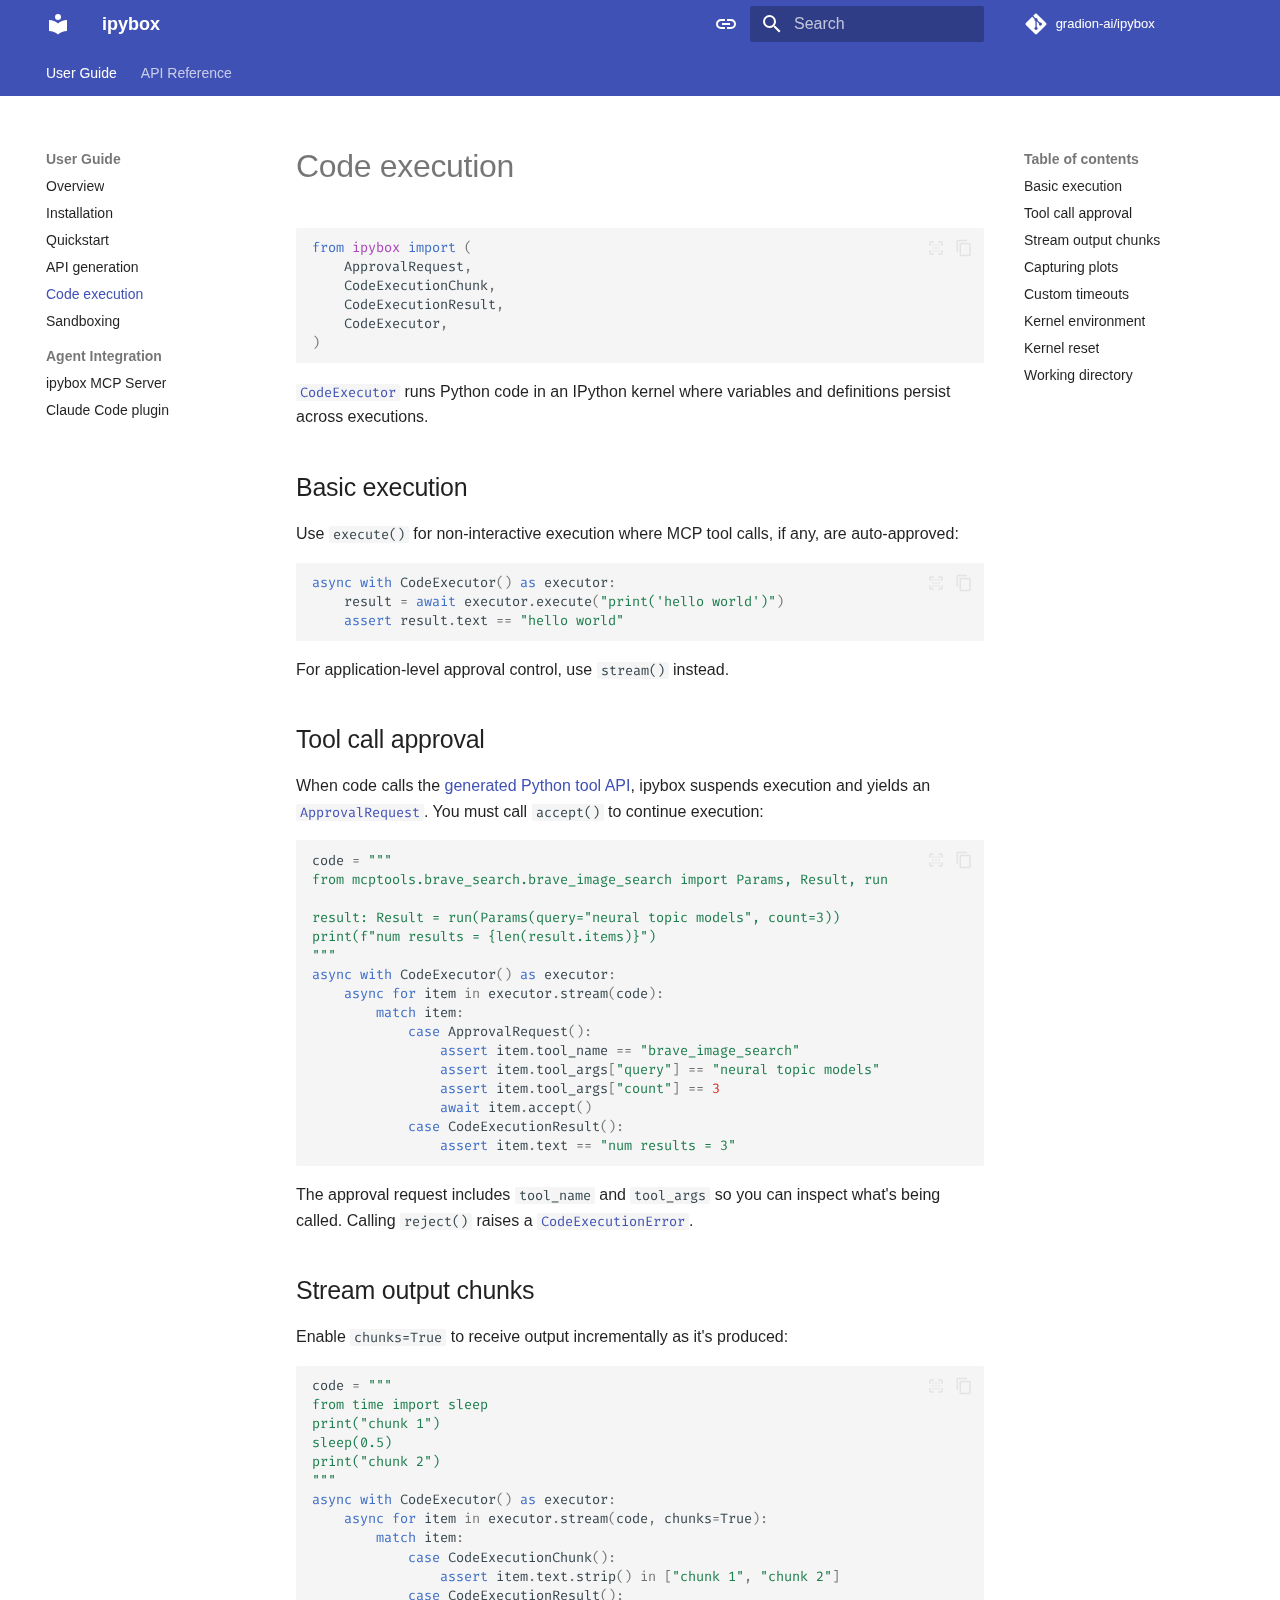
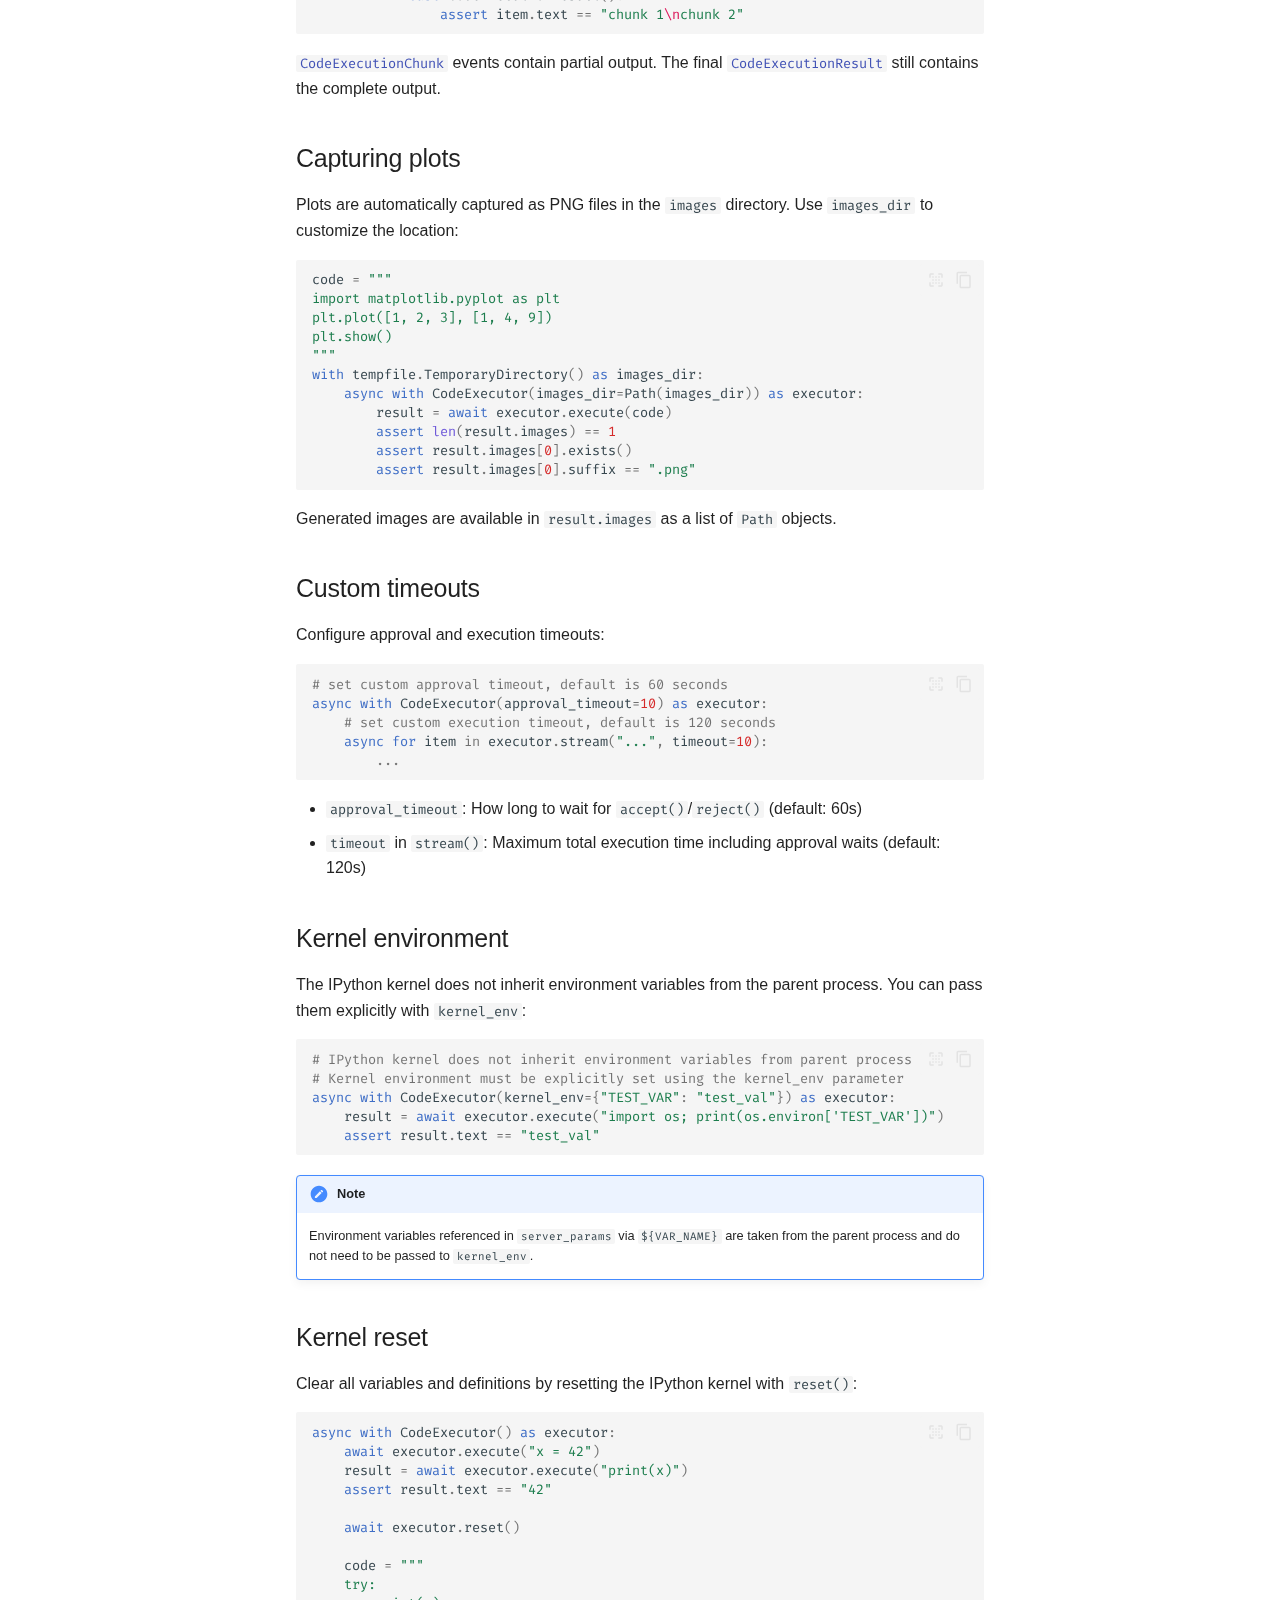
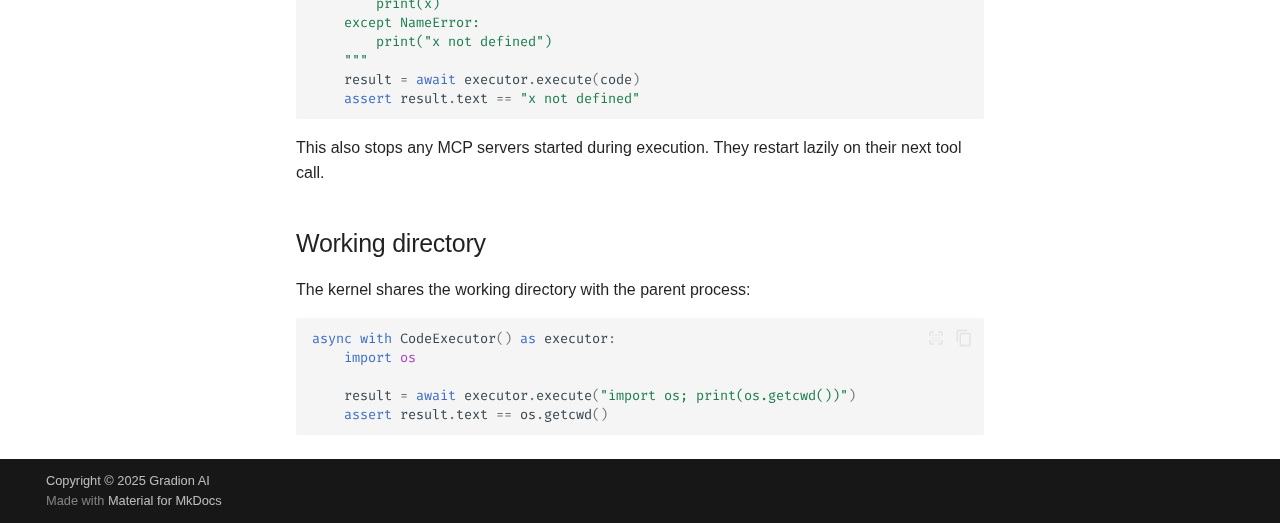
<file: codeexec/index.html>
<!doctype html>
<html lang="en" class="no-js">
  <head>
    
      <meta charset="utf-8">
      <meta name="viewport" content="width=device-width,initial-scale=1">
      
        <meta name="description" content="ipybox">
      
      
      
        <link rel="canonical" href="https://gradion-ai.github.io/ipybox/codeexec/">
      
      
        <link rel="prev" href="../apigen/">
      
      
        <link rel="next" href="../sandbox/">
      
      
        
      
      
      <link rel="icon" href="../assets/images/favicon.png">
      <meta name="generator" content="mkdocs-1.6.1, mkdocs-material-9.7.0">
    
    
      
        <title>Code execution - ipybox</title>
      
    
    
      <link rel="stylesheet" href="../assets/stylesheets/main.618322db.min.css">
      
        
        <link rel="stylesheet" href="../assets/stylesheets/palette.ab4e12ef.min.css">
      
      


    
    
      
    
    
      
        
        
        <link rel="preconnect" href="https://fonts.gstatic.com" crossorigin>
        <link rel="stylesheet" href="https://fonts.googleapis.com/css?family=Fira:300,300i,400,400i,700,700i%7CFira+Code:400,400i,700,700i&display=fallback">
        <style>:root{--md-text-font:"Fira";--md-code-font:"Fira Code"}</style>
      
    
    
      <link rel="stylesheet" href="../assets/_mkdocstrings.css">
    
      <link rel="stylesheet" href="../stylesheets/extra.css">
    
    <script>__md_scope=new URL("..",location),__md_hash=e=>[...e].reduce(((e,_)=>(e<<5)-e+_.charCodeAt(0)),0),__md_get=(e,_=localStorage,t=__md_scope)=>JSON.parse(_.getItem(t.pathname+"."+e)),__md_set=(e,_,t=localStorage,a=__md_scope)=>{try{t.setItem(a.pathname+"."+e,JSON.stringify(_))}catch(e){}}</script>
    
      

    
    
  </head>
  
  
    
    
      
    
    
    
    
    <body dir="ltr" data-md-color-scheme="default" data-md-color-primary="indigo" data-md-color-accent="indigo">
  
    
    <input class="md-toggle" data-md-toggle="drawer" type="checkbox" id="__drawer" autocomplete="off">
    <input class="md-toggle" data-md-toggle="search" type="checkbox" id="__search" autocomplete="off">
    <label class="md-overlay" for="__drawer"></label>
    <div data-md-component="skip">
      
        
        <a href="#code-execution" class="md-skip">
          Skip to content
        </a>
      
    </div>
    <div data-md-component="announce">
      
    </div>
    
    
      

<header class="md-header" data-md-component="header">
  <nav class="md-header__inner md-grid" aria-label="Header">
    <a href=".." title="ipybox" class="md-header__button md-logo" aria-label="ipybox" data-md-component="logo">
      
  
  <svg xmlns="http://www.w3.org/2000/svg" viewBox="0 0 24 24"><path d="M12 8a3 3 0 0 0 3-3 3 3 0 0 0-3-3 3 3 0 0 0-3 3 3 3 0 0 0 3 3m0 3.54C9.64 9.35 6.5 8 3 8v11c3.5 0 6.64 1.35 9 3.54 2.36-2.19 5.5-3.54 9-3.54V8c-3.5 0-6.64 1.35-9 3.54"/></svg>

    </a>
    <label class="md-header__button md-icon" for="__drawer">
      
      <svg xmlns="http://www.w3.org/2000/svg" viewBox="0 0 24 24"><path d="M3 6h18v2H3zm0 5h18v2H3zm0 5h18v2H3z"/></svg>
    </label>
    <div class="md-header__title" data-md-component="header-title">
      <div class="md-header__ellipsis">
        <div class="md-header__topic">
          <span class="md-ellipsis">
            ipybox
          </span>
        </div>
        <div class="md-header__topic" data-md-component="header-topic">
          <span class="md-ellipsis">
            
              Code execution
            
          </span>
        </div>
      </div>
    </div>
    
      
        <form class="md-header__option" data-md-component="palette">
  
    
    
    
    <input class="md-option" data-md-color-media="(prefers-color-scheme)" data-md-color-scheme="default" data-md-color-primary="indigo" data-md-color-accent="indigo"  aria-label="Switch to light mode"  type="radio" name="__palette" id="__palette_0">
    
      <label class="md-header__button md-icon" title="Switch to light mode" for="__palette_1" hidden>
        <svg xmlns="http://www.w3.org/2000/svg" viewBox="0 0 24 24"><path d="M3.9 12c0-1.71 1.39-3.1 3.1-3.1h4V7H7a5 5 0 0 0-5 5 5 5 0 0 0 5 5h4v-1.9H7c-1.71 0-3.1-1.39-3.1-3.1M8 13h8v-2H8zm9-6h-4v1.9h4c1.71 0 3.1 1.39 3.1 3.1s-1.39 3.1-3.1 3.1h-4V17h4a5 5 0 0 0 5-5 5 5 0 0 0-5-5"/></svg>
      </label>
    
  
    
    
    
    <input class="md-option" data-md-color-media="(prefers-color-scheme: light)" data-md-color-scheme="default" data-md-color-primary="indigo" data-md-color-accent="indigo"  aria-label="Switch to dark mode"  type="radio" name="__palette" id="__palette_1">
    
      <label class="md-header__button md-icon" title="Switch to dark mode" for="__palette_2" hidden>
        <svg xmlns="http://www.w3.org/2000/svg" viewBox="0 0 24 24"><path d="M17 7H7a5 5 0 0 0-5 5 5 5 0 0 0 5 5h10a5 5 0 0 0 5-5 5 5 0 0 0-5-5m0 8a3 3 0 0 1-3-3 3 3 0 0 1 3-3 3 3 0 0 1 3 3 3 3 0 0 1-3 3"/></svg>
      </label>
    
  
    
    
    
    <input class="md-option" data-md-color-media="(prefers-color-scheme: dark)" data-md-color-scheme="slate" data-md-color-primary="black" data-md-color-accent="indigo"  aria-label="Switch to system preference"  type="radio" name="__palette" id="__palette_2">
    
      <label class="md-header__button md-icon" title="Switch to system preference" for="__palette_0" hidden>
        <svg xmlns="http://www.w3.org/2000/svg" viewBox="0 0 24 24"><path d="M17 7H7a5 5 0 0 0-5 5 5 5 0 0 0 5 5h10a5 5 0 0 0 5-5 5 5 0 0 0-5-5M7 15a3 3 0 0 1-3-3 3 3 0 0 1 3-3 3 3 0 0 1 3 3 3 3 0 0 1-3 3"/></svg>
      </label>
    
  
</form>
      
    
    
      <script>var palette=__md_get("__palette");if(palette&&palette.color){if("(prefers-color-scheme)"===palette.color.media){var media=matchMedia("(prefers-color-scheme: light)"),input=document.querySelector(media.matches?"[data-md-color-media='(prefers-color-scheme: light)']":"[data-md-color-media='(prefers-color-scheme: dark)']");palette.color.media=input.getAttribute("data-md-color-media"),palette.color.scheme=input.getAttribute("data-md-color-scheme"),palette.color.primary=input.getAttribute("data-md-color-primary"),palette.color.accent=input.getAttribute("data-md-color-accent")}for(var[key,value]of Object.entries(palette.color))document.body.setAttribute("data-md-color-"+key,value)}</script>
    
    
    
      
      
        <label class="md-header__button md-icon" for="__search">
          
          <svg xmlns="http://www.w3.org/2000/svg" viewBox="0 0 24 24"><path d="M9.5 3A6.5 6.5 0 0 1 16 9.5c0 1.61-.59 3.09-1.56 4.23l.27.27h.79l5 5-1.5 1.5-5-5v-.79l-.27-.27A6.52 6.52 0 0 1 9.5 16 6.5 6.5 0 0 1 3 9.5 6.5 6.5 0 0 1 9.5 3m0 2C7 5 5 7 5 9.5S7 14 9.5 14 14 12 14 9.5 12 5 9.5 5"/></svg>
        </label>
        <div class="md-search" data-md-component="search" role="dialog">
  <label class="md-search__overlay" for="__search"></label>
  <div class="md-search__inner" role="search">
    <form class="md-search__form" name="search">
      <input type="text" class="md-search__input" name="query" aria-label="Search" placeholder="Search" autocapitalize="off" autocorrect="off" autocomplete="off" spellcheck="false" data-md-component="search-query" required>
      <label class="md-search__icon md-icon" for="__search">
        
        <svg xmlns="http://www.w3.org/2000/svg" viewBox="0 0 24 24"><path d="M9.5 3A6.5 6.5 0 0 1 16 9.5c0 1.61-.59 3.09-1.56 4.23l.27.27h.79l5 5-1.5 1.5-5-5v-.79l-.27-.27A6.52 6.52 0 0 1 9.5 16 6.5 6.5 0 0 1 3 9.5 6.5 6.5 0 0 1 9.5 3m0 2C7 5 5 7 5 9.5S7 14 9.5 14 14 12 14 9.5 12 5 9.5 5"/></svg>
        
        <svg xmlns="http://www.w3.org/2000/svg" viewBox="0 0 24 24"><path d="M20 11v2H8l5.5 5.5-1.42 1.42L4.16 12l7.92-7.92L13.5 5.5 8 11z"/></svg>
      </label>
      <nav class="md-search__options" aria-label="Search">
        
        <button type="reset" class="md-search__icon md-icon" title="Clear" aria-label="Clear" tabindex="-1">
          
          <svg xmlns="http://www.w3.org/2000/svg" viewBox="0 0 24 24"><path d="M19 6.41 17.59 5 12 10.59 6.41 5 5 6.41 10.59 12 5 17.59 6.41 19 12 13.41 17.59 19 19 17.59 13.41 12z"/></svg>
        </button>
      </nav>
      
        <div class="md-search__suggest" data-md-component="search-suggest"></div>
      
    </form>
    <div class="md-search__output">
      <div class="md-search__scrollwrap" tabindex="0" data-md-scrollfix>
        <div class="md-search-result" data-md-component="search-result">
          <div class="md-search-result__meta">
            Initializing search
          </div>
          <ol class="md-search-result__list" role="presentation"></ol>
        </div>
      </div>
    </div>
  </div>
</div>
      
    
    
      <div class="md-header__source">
        <a href="https://github.com/gradion-ai/ipybox" title="Go to repository" class="md-source" data-md-component="source">
  <div class="md-source__icon md-icon">
    
    <svg xmlns="http://www.w3.org/2000/svg" viewBox="0 0 448 512"><!--! Font Awesome Free 7.1.0 by @fontawesome - https://fontawesome.com License - https://fontawesome.com/license/free (Icons: CC BY 4.0, Fonts: SIL OFL 1.1, Code: MIT License) Copyright 2025 Fonticons, Inc.--><path d="M439.6 236.1 244 40.5c-5.4-5.5-12.8-8.5-20.4-8.5s-15 3-20.4 8.4L162.5 81l51.5 51.5c27.1-9.1 52.7 16.8 43.4 43.7l49.7 49.7c34.2-11.8 61.2 31 35.5 56.7-26.5 26.5-70.2-2.9-56-37.3L240.3 199v121.9c25.3 12.5 22.3 41.8 9.1 55-6.4 6.4-15.2 10.1-24.3 10.1s-17.8-3.6-24.3-10.1c-17.6-17.6-11.1-46.9 11.2-56v-123c-20.8-8.5-24.6-30.7-18.6-45L142.6 101 8.5 235.1C3 240.6 0 247.9 0 255.5s3 15 8.5 20.4l195.6 195.7c5.4 5.4 12.7 8.4 20.4 8.4s15-3 20.4-8.4l194.7-194.7c5.4-5.4 8.4-12.8 8.4-20.4s-3-15-8.4-20.4"/></svg>
  </div>
  <div class="md-source__repository">
    gradion-ai/ipybox
  </div>
</a>
      </div>
    
  </nav>
  
</header>
    
    <div class="md-container" data-md-component="container">
      
      
        
          
            
<nav class="md-tabs" aria-label="Tabs" data-md-component="tabs">
  <div class="md-grid">
    <ul class="md-tabs__list">
      
        
  
  
  
    
  
  
    
    
      <li class="md-tabs__item md-tabs__item--active">
        <a href=".." class="md-tabs__link">
          
  
  
  User Guide

        </a>
      </li>
    
  

      
        
  
  
  
  
    
    
      
  
  
  
  
    
    
      <li class="md-tabs__item">
        <a href="../api/code_executor/" class="md-tabs__link">
          
  
  
  API Reference

        </a>
      </li>
    
  

    
  

      
    </ul>
  </div>
</nav>
          
        
      
      <main class="md-main" data-md-component="main">
        <div class="md-main__inner md-grid">
          
            
              
              <div class="md-sidebar md-sidebar--primary" data-md-component="sidebar" data-md-type="navigation" >
                <div class="md-sidebar__scrollwrap">
                  <div class="md-sidebar__inner">
                    


  


<nav class="md-nav md-nav--primary md-nav--lifted" aria-label="Navigation" data-md-level="0">
  <label class="md-nav__title" for="__drawer">
    <a href=".." title="ipybox" class="md-nav__button md-logo" aria-label="ipybox" data-md-component="logo">
      
  
  <svg xmlns="http://www.w3.org/2000/svg" viewBox="0 0 24 24"><path d="M12 8a3 3 0 0 0 3-3 3 3 0 0 0-3-3 3 3 0 0 0-3 3 3 3 0 0 0 3 3m0 3.54C9.64 9.35 6.5 8 3 8v11c3.5 0 6.64 1.35 9 3.54 2.36-2.19 5.5-3.54 9-3.54V8c-3.5 0-6.64 1.35-9 3.54"/></svg>

    </a>
    ipybox
  </label>
  
    <div class="md-nav__source">
      <a href="https://github.com/gradion-ai/ipybox" title="Go to repository" class="md-source" data-md-component="source">
  <div class="md-source__icon md-icon">
    
    <svg xmlns="http://www.w3.org/2000/svg" viewBox="0 0 448 512"><!--! Font Awesome Free 7.1.0 by @fontawesome - https://fontawesome.com License - https://fontawesome.com/license/free (Icons: CC BY 4.0, Fonts: SIL OFL 1.1, Code: MIT License) Copyright 2025 Fonticons, Inc.--><path d="M439.6 236.1 244 40.5c-5.4-5.5-12.8-8.5-20.4-8.5s-15 3-20.4 8.4L162.5 81l51.5 51.5c27.1-9.1 52.7 16.8 43.4 43.7l49.7 49.7c34.2-11.8 61.2 31 35.5 56.7-26.5 26.5-70.2-2.9-56-37.3L240.3 199v121.9c25.3 12.5 22.3 41.8 9.1 55-6.4 6.4-15.2 10.1-24.3 10.1s-17.8-3.6-24.3-10.1c-17.6-17.6-11.1-46.9 11.2-56v-123c-20.8-8.5-24.6-30.7-18.6-45L142.6 101 8.5 235.1C3 240.6 0 247.9 0 255.5s3 15 8.5 20.4l195.6 195.7c5.4 5.4 12.7 8.4 20.4 8.4s15-3 20.4-8.4l194.7-194.7c5.4-5.4 8.4-12.8 8.4-20.4s-3-15-8.4-20.4"/></svg>
  </div>
  <div class="md-source__repository">
    gradion-ai/ipybox
  </div>
</a>
    </div>
  
  <ul class="md-nav__list" data-md-scrollfix>
    
      
      
  
  
    
  
  
  
    
    
    
    
      
        
        
      
      
        
      
    
    
    <li class="md-nav__item md-nav__item--active md-nav__item--section md-nav__item--nested">
      
        
        
        <input class="md-nav__toggle md-toggle " type="checkbox" id="__nav_1" checked>
        
          
          <label class="md-nav__link" for="__nav_1" id="__nav_1_label" tabindex="">
            
  
  
  <span class="md-ellipsis">
    
  
    User Guide
  

    
  </span>
  
  

            <span class="md-nav__icon md-icon"></span>
          </label>
        
        <nav class="md-nav" data-md-level="1" aria-labelledby="__nav_1_label" aria-expanded="true">
          <label class="md-nav__title" for="__nav_1">
            <span class="md-nav__icon md-icon"></span>
            
  
    User Guide
  

          </label>
          <ul class="md-nav__list" data-md-scrollfix>
            
              
                
  
  
  
  
    <li class="md-nav__item">
      <a href=".." class="md-nav__link">
        
  
  
  <span class="md-ellipsis">
    
  
    Overview
  

    
  </span>
  
  

      </a>
    </li>
  

              
            
              
                
  
  
  
  
    <li class="md-nav__item">
      <a href="../installation/" class="md-nav__link">
        
  
  
  <span class="md-ellipsis">
    
  
    Installation
  

    
  </span>
  
  

      </a>
    </li>
  

              
            
              
                
  
  
  
  
    <li class="md-nav__item">
      <a href="../quickstart/" class="md-nav__link">
        
  
  
  <span class="md-ellipsis">
    
  
    Quickstart
  

    
  </span>
  
  

      </a>
    </li>
  

              
            
              
                
  
  
  
  
    <li class="md-nav__item">
      <a href="../apigen/" class="md-nav__link">
        
  
  
  <span class="md-ellipsis">
    
  
    API generation
  

    
  </span>
  
  

      </a>
    </li>
  

              
            
              
                
  
  
    
  
  
  
    <li class="md-nav__item md-nav__item--active">
      
      <input class="md-nav__toggle md-toggle" type="checkbox" id="__toc">
      
      
        
      
      
        <label class="md-nav__link md-nav__link--active" for="__toc">
          
  
  
  <span class="md-ellipsis">
    
  
    Code execution
  

    
  </span>
  
  

          <span class="md-nav__icon md-icon"></span>
        </label>
      
      <a href="./" class="md-nav__link md-nav__link--active">
        
  
  
  <span class="md-ellipsis">
    
  
    Code execution
  

    
  </span>
  
  

      </a>
      
        

<nav class="md-nav md-nav--secondary" aria-label="Table of contents">
  
  
  
    
  
  
    <label class="md-nav__title" for="__toc">
      <span class="md-nav__icon md-icon"></span>
      Table of contents
    </label>
    <ul class="md-nav__list" data-md-component="toc" data-md-scrollfix>
      
        <li class="md-nav__item">
  <a href="#basic-execution" class="md-nav__link">
    <span class="md-ellipsis">
      
        Basic execution
      
    </span>
  </a>
  
</li>
      
        <li class="md-nav__item">
  <a href="#tool-call-approval" class="md-nav__link">
    <span class="md-ellipsis">
      
        Tool call approval
      
    </span>
  </a>
  
</li>
      
        <li class="md-nav__item">
  <a href="#stream-output-chunks" class="md-nav__link">
    <span class="md-ellipsis">
      
        Stream output chunks
      
    </span>
  </a>
  
</li>
      
        <li class="md-nav__item">
  <a href="#capturing-plots" class="md-nav__link">
    <span class="md-ellipsis">
      
        Capturing plots
      
    </span>
  </a>
  
</li>
      
        <li class="md-nav__item">
  <a href="#custom-timeouts" class="md-nav__link">
    <span class="md-ellipsis">
      
        Custom timeouts
      
    </span>
  </a>
  
</li>
      
        <li class="md-nav__item">
  <a href="#kernel-environment" class="md-nav__link">
    <span class="md-ellipsis">
      
        Kernel environment
      
    </span>
  </a>
  
</li>
      
        <li class="md-nav__item">
  <a href="#kernel-reset" class="md-nav__link">
    <span class="md-ellipsis">
      
        Kernel reset
      
    </span>
  </a>
  
</li>
      
        <li class="md-nav__item">
  <a href="#working-directory" class="md-nav__link">
    <span class="md-ellipsis">
      
        Working directory
      
    </span>
  </a>
  
</li>
      
    </ul>
  
</nav>
      
    </li>
  

              
            
              
                
  
  
  
  
    <li class="md-nav__item">
      <a href="../sandbox/" class="md-nav__link">
        
  
  
  <span class="md-ellipsis">
    
  
    Sandboxing
  

    
  </span>
  
  

      </a>
    </li>
  

              
            
              
                
  
  
  
  
    
    
    
    
      
      
        
          
          
        
      
    
    
    <li class="md-nav__item md-nav__item--section md-nav__item--nested">
      
        
        
        <input class="md-nav__toggle md-toggle " type="checkbox" id="__nav_1_7" >
        
          
          <label class="md-nav__link" for="__nav_1_7" id="__nav_1_7_label" tabindex="">
            
  
  
  <span class="md-ellipsis">
    
  
    Agent Integration
  

    
  </span>
  
  

            <span class="md-nav__icon md-icon"></span>
          </label>
        
        <nav class="md-nav" data-md-level="2" aria-labelledby="__nav_1_7_label" aria-expanded="false">
          <label class="md-nav__title" for="__nav_1_7">
            <span class="md-nav__icon md-icon"></span>
            
  
    Agent Integration
  

          </label>
          <ul class="md-nav__list" data-md-scrollfix>
            
              
                
  
  
  
  
    <li class="md-nav__item">
      <a href="../mcpserver/" class="md-nav__link">
        
  
  
  <span class="md-ellipsis">
    
  
    ipybox MCP Server
  

    
  </span>
  
  

      </a>
    </li>
  

              
            
              
                
  
  
  
  
    <li class="md-nav__item">
      <a href="../ccplugin/" class="md-nav__link">
        
  
  
  <span class="md-ellipsis">
    
  
    Claude Code plugin
  

    
  </span>
  
  

      </a>
    </li>
  

              
            
          </ul>
        </nav>
      
    </li>
  

              
            
          </ul>
        </nav>
      
    </li>
  

    
      
      
  
  
  
  
    
    
    
    
      
      
        
      
    
    
    <li class="md-nav__item md-nav__item--nested">
      
        
        
        <input class="md-nav__toggle md-toggle " type="checkbox" id="__nav_2" >
        
          
          <label class="md-nav__link" for="__nav_2" id="__nav_2_label" tabindex="0">
            
  
  
  <span class="md-ellipsis">
    
  
    API Reference
  

    
  </span>
  
  

            <span class="md-nav__icon md-icon"></span>
          </label>
        
        <nav class="md-nav" data-md-level="1" aria-labelledby="__nav_2_label" aria-expanded="false">
          <label class="md-nav__title" for="__nav_2">
            <span class="md-nav__icon md-icon"></span>
            
  
    API Reference
  

          </label>
          <ul class="md-nav__list" data-md-scrollfix>
            
              
                
  
  
  
  
    
    
    
    
      
      
        
      
    
    
    <li class="md-nav__item md-nav__item--nested">
      
        
        
        <input class="md-nav__toggle md-toggle " type="checkbox" id="__nav_2_1" >
        
          
          <label class="md-nav__link" for="__nav_2_1" id="__nav_2_1_label" tabindex="0">
            
  
  
  <span class="md-ellipsis">
    
  
    High-level API
  

    
  </span>
  
  

            <span class="md-nav__icon md-icon"></span>
          </label>
        
        <nav class="md-nav" data-md-level="2" aria-labelledby="__nav_2_1_label" aria-expanded="false">
          <label class="md-nav__title" for="__nav_2_1">
            <span class="md-nav__icon md-icon"></span>
            
  
    High-level API
  

          </label>
          <ul class="md-nav__list" data-md-scrollfix>
            
              
                
  
  
  
  
    <li class="md-nav__item">
      <a href="../api/code_executor/" class="md-nav__link">
        
  
  
  <span class="md-ellipsis">
    
  
    Code Executor
  

    
  </span>
  
  

      </a>
    </li>
  

              
            
          </ul>
        </nav>
      
    </li>
  

              
            
              
                
  
  
  
  
    
    
    
    
      
      
        
      
    
    
    <li class="md-nav__item md-nav__item--nested">
      
        
        
        <input class="md-nav__toggle md-toggle " type="checkbox" id="__nav_2_2" >
        
          
          <label class="md-nav__link" for="__nav_2_2" id="__nav_2_2_label" tabindex="0">
            
  
  
  <span class="md-ellipsis">
    
  
    Low-level API
  

    
  </span>
  
  

            <span class="md-nav__icon md-icon"></span>
          </label>
        
        <nav class="md-nav" data-md-level="2" aria-labelledby="__nav_2_2_label" aria-expanded="false">
          <label class="md-nav__title" for="__nav_2_2">
            <span class="md-nav__icon md-icon"></span>
            
  
    Low-level API
  

          </label>
          <ul class="md-nav__list" data-md-scrollfix>
            
              
                
  
  
  
  
    <li class="md-nav__item">
      <a href="../api/tool_executor/" class="md-nav__link">
        
  
  
  <span class="md-ellipsis">
    
  
    Tool Executor
  

    
  </span>
  
  

      </a>
    </li>
  

              
            
              
                
  
  
  
  
    <li class="md-nav__item">
      <a href="../api/kernel_manager/" class="md-nav__link">
        
  
  
  <span class="md-ellipsis">
    
  
    Kernel Manager
  

    
  </span>
  
  

      </a>
    </li>
  

              
            
          </ul>
        </nav>
      
    </li>
  

              
            
          </ul>
        </nav>
      
    </li>
  

    
  </ul>
</nav>
                  </div>
                </div>
              </div>
            
            
              
              <div class="md-sidebar md-sidebar--secondary" data-md-component="sidebar" data-md-type="toc" >
                <div class="md-sidebar__scrollwrap">
                  <div class="md-sidebar__inner">
                    

<nav class="md-nav md-nav--secondary" aria-label="Table of contents">
  
  
  
    
  
  
    <label class="md-nav__title" for="__toc">
      <span class="md-nav__icon md-icon"></span>
      Table of contents
    </label>
    <ul class="md-nav__list" data-md-component="toc" data-md-scrollfix>
      
        <li class="md-nav__item">
  <a href="#basic-execution" class="md-nav__link">
    <span class="md-ellipsis">
      
        Basic execution
      
    </span>
  </a>
  
</li>
      
        <li class="md-nav__item">
  <a href="#tool-call-approval" class="md-nav__link">
    <span class="md-ellipsis">
      
        Tool call approval
      
    </span>
  </a>
  
</li>
      
        <li class="md-nav__item">
  <a href="#stream-output-chunks" class="md-nav__link">
    <span class="md-ellipsis">
      
        Stream output chunks
      
    </span>
  </a>
  
</li>
      
        <li class="md-nav__item">
  <a href="#capturing-plots" class="md-nav__link">
    <span class="md-ellipsis">
      
        Capturing plots
      
    </span>
  </a>
  
</li>
      
        <li class="md-nav__item">
  <a href="#custom-timeouts" class="md-nav__link">
    <span class="md-ellipsis">
      
        Custom timeouts
      
    </span>
  </a>
  
</li>
      
        <li class="md-nav__item">
  <a href="#kernel-environment" class="md-nav__link">
    <span class="md-ellipsis">
      
        Kernel environment
      
    </span>
  </a>
  
</li>
      
        <li class="md-nav__item">
  <a href="#kernel-reset" class="md-nav__link">
    <span class="md-ellipsis">
      
        Kernel reset
      
    </span>
  </a>
  
</li>
      
        <li class="md-nav__item">
  <a href="#working-directory" class="md-nav__link">
    <span class="md-ellipsis">
      
        Working directory
      
    </span>
  </a>
  
</li>
      
    </ul>
  
</nav>
                  </div>
                </div>
              </div>
            
          
          
            <div class="md-content" data-md-component="content">
              
              <article class="md-content__inner md-typeset">
                
                  


  
  


<h1 id="code-execution">Code execution</h1>
<div class="language-python highlight"><pre><span></span><code><span id="__span-0-1"><a id="__codelineno-0-1" name="__codelineno-0-1" href="#__codelineno-0-1"></a><span class="kn">from</span><span class="w"> </span><span class="nn">ipybox</span><span class="w"> </span><span class="kn">import</span> <span class="p">(</span>
</span><span id="__span-0-2"><a id="__codelineno-0-2" name="__codelineno-0-2" href="#__codelineno-0-2"></a>    <span class="n">ApprovalRequest</span><span class="p">,</span>
</span><span id="__span-0-3"><a id="__codelineno-0-3" name="__codelineno-0-3" href="#__codelineno-0-3"></a>    <span class="n">CodeExecutionChunk</span><span class="p">,</span>
</span><span id="__span-0-4"><a id="__codelineno-0-4" name="__codelineno-0-4" href="#__codelineno-0-4"></a>    <span class="n">CodeExecutionResult</span><span class="p">,</span>
</span><span id="__span-0-5"><a id="__codelineno-0-5" name="__codelineno-0-5" href="#__codelineno-0-5"></a>    <span class="n">CodeExecutor</span><span class="p">,</span>
</span><span id="__span-0-6"><a id="__codelineno-0-6" name="__codelineno-0-6" href="#__codelineno-0-6"></a><span class="p">)</span>
</span></code></pre></div>
<p><a class="autorefs autorefs-internal" href="../api/code_executor/#ipybox.CodeExecutor"><code>CodeExecutor</code></a> runs Python code in an IPython kernel where variables and definitions persist across executions.</p>
<h2 id="basic-execution">Basic execution</h2>
<p>Use <code>execute()</code> for non-interactive execution where MCP tool calls, if any, are auto-approved:</p>
<div class="language-python highlight"><pre><span></span><code><span id="__span-1-1"><a id="__codelineno-1-1" name="__codelineno-1-1" href="#__codelineno-1-1"></a><span class="k">async</span> <span class="k">with</span> <span class="n">CodeExecutor</span><span class="p">()</span> <span class="k">as</span> <span class="n">executor</span><span class="p">:</span>
</span><span id="__span-1-2"><a id="__codelineno-1-2" name="__codelineno-1-2" href="#__codelineno-1-2"></a>    <span class="n">result</span> <span class="o">=</span> <span class="k">await</span> <span class="n">executor</span><span class="o">.</span><span class="n">execute</span><span class="p">(</span><span class="s2">&quot;print(&#39;hello world&#39;)&quot;</span><span class="p">)</span>
</span><span id="__span-1-3"><a id="__codelineno-1-3" name="__codelineno-1-3" href="#__codelineno-1-3"></a>    <span class="k">assert</span> <span class="n">result</span><span class="o">.</span><span class="n">text</span> <span class="o">==</span> <span class="s2">&quot;hello world&quot;</span>
</span></code></pre></div>
<p>For application-level approval control, use <code>stream()</code> instead.</p>
<h2 id="tool-call-approval">Tool call approval</h2>
<p>When code calls the <a href="../apigen/">generated Python tool API</a>, ipybox suspends execution and yields an <a class="autorefs autorefs-internal" href="../api/tool_executor/#ipybox.tool_exec.approval.client.ApprovalRequest"><code>ApprovalRequest</code></a>. You must call <code>accept()</code> to continue execution:</p>
<div class="language-python highlight"><pre><span></span><code><span id="__span-2-1"><a id="__codelineno-2-1" name="__codelineno-2-1" href="#__codelineno-2-1"></a><span class="n">code</span> <span class="o">=</span> <span class="s2">&quot;&quot;&quot;</span>
</span><span id="__span-2-2"><a id="__codelineno-2-2" name="__codelineno-2-2" href="#__codelineno-2-2"></a><span class="s2">from mcptools.brave_search.brave_image_search import Params, Result, run</span>
</span><span id="__span-2-3"><a id="__codelineno-2-3" name="__codelineno-2-3" href="#__codelineno-2-3"></a>
</span><span id="__span-2-4"><a id="__codelineno-2-4" name="__codelineno-2-4" href="#__codelineno-2-4"></a><span class="s2">result: Result = run(Params(query=&quot;neural topic models&quot;, count=3))</span>
</span><span id="__span-2-5"><a id="__codelineno-2-5" name="__codelineno-2-5" href="#__codelineno-2-5"></a><span class="s2">print(f&quot;num results = {len(result.items)}&quot;)</span>
</span><span id="__span-2-6"><a id="__codelineno-2-6" name="__codelineno-2-6" href="#__codelineno-2-6"></a><span class="s2">&quot;&quot;&quot;</span>
</span><span id="__span-2-7"><a id="__codelineno-2-7" name="__codelineno-2-7" href="#__codelineno-2-7"></a><span class="k">async</span> <span class="k">with</span> <span class="n">CodeExecutor</span><span class="p">()</span> <span class="k">as</span> <span class="n">executor</span><span class="p">:</span>
</span><span id="__span-2-8"><a id="__codelineno-2-8" name="__codelineno-2-8" href="#__codelineno-2-8"></a>    <span class="k">async</span> <span class="k">for</span> <span class="n">item</span> <span class="ow">in</span> <span class="n">executor</span><span class="o">.</span><span class="n">stream</span><span class="p">(</span><span class="n">code</span><span class="p">):</span>
</span><span id="__span-2-9"><a id="__codelineno-2-9" name="__codelineno-2-9" href="#__codelineno-2-9"></a>        <span class="k">match</span> <span class="n">item</span><span class="p">:</span>
</span><span id="__span-2-10"><a id="__codelineno-2-10" name="__codelineno-2-10" href="#__codelineno-2-10"></a>            <span class="k">case</span> <span class="n">ApprovalRequest</span><span class="p">():</span>
</span><span id="__span-2-11"><a id="__codelineno-2-11" name="__codelineno-2-11" href="#__codelineno-2-11"></a>                <span class="k">assert</span> <span class="n">item</span><span class="o">.</span><span class="n">tool_name</span> <span class="o">==</span> <span class="s2">&quot;brave_image_search&quot;</span>
</span><span id="__span-2-12"><a id="__codelineno-2-12" name="__codelineno-2-12" href="#__codelineno-2-12"></a>                <span class="k">assert</span> <span class="n">item</span><span class="o">.</span><span class="n">tool_args</span><span class="p">[</span><span class="s2">&quot;query&quot;</span><span class="p">]</span> <span class="o">==</span> <span class="s2">&quot;neural topic models&quot;</span>
</span><span id="__span-2-13"><a id="__codelineno-2-13" name="__codelineno-2-13" href="#__codelineno-2-13"></a>                <span class="k">assert</span> <span class="n">item</span><span class="o">.</span><span class="n">tool_args</span><span class="p">[</span><span class="s2">&quot;count&quot;</span><span class="p">]</span> <span class="o">==</span> <span class="mi">3</span>
</span><span id="__span-2-14"><a id="__codelineno-2-14" name="__codelineno-2-14" href="#__codelineno-2-14"></a>                <span class="k">await</span> <span class="n">item</span><span class="o">.</span><span class="n">accept</span><span class="p">()</span>
</span><span id="__span-2-15"><a id="__codelineno-2-15" name="__codelineno-2-15" href="#__codelineno-2-15"></a>            <span class="k">case</span> <span class="n">CodeExecutionResult</span><span class="p">():</span>
</span><span id="__span-2-16"><a id="__codelineno-2-16" name="__codelineno-2-16" href="#__codelineno-2-16"></a>                <span class="k">assert</span> <span class="n">item</span><span class="o">.</span><span class="n">text</span> <span class="o">==</span> <span class="s2">&quot;num results = 3&quot;</span>
</span></code></pre></div>
<p>The approval request includes <code>tool_name</code> and <code>tool_args</code> so you can inspect what's being called. Calling <code>reject()</code> raises a <a class="autorefs autorefs-internal" href="../api/code_executor/#ipybox.CodeExecutionError"><code>CodeExecutionError</code></a>.</p>
<h2 id="stream-output-chunks">Stream output chunks</h2>
<p>Enable <code>chunks=True</code> to receive output incrementally as it's produced:</p>
<div class="language-python highlight"><pre><span></span><code><span id="__span-3-1"><a id="__codelineno-3-1" name="__codelineno-3-1" href="#__codelineno-3-1"></a><span class="n">code</span> <span class="o">=</span> <span class="s2">&quot;&quot;&quot;</span>
</span><span id="__span-3-2"><a id="__codelineno-3-2" name="__codelineno-3-2" href="#__codelineno-3-2"></a><span class="s2">from time import sleep</span>
</span><span id="__span-3-3"><a id="__codelineno-3-3" name="__codelineno-3-3" href="#__codelineno-3-3"></a><span class="s2">print(&quot;chunk 1&quot;)</span>
</span><span id="__span-3-4"><a id="__codelineno-3-4" name="__codelineno-3-4" href="#__codelineno-3-4"></a><span class="s2">sleep(0.5)</span>
</span><span id="__span-3-5"><a id="__codelineno-3-5" name="__codelineno-3-5" href="#__codelineno-3-5"></a><span class="s2">print(&quot;chunk 2&quot;)</span>
</span><span id="__span-3-6"><a id="__codelineno-3-6" name="__codelineno-3-6" href="#__codelineno-3-6"></a><span class="s2">&quot;&quot;&quot;</span>
</span><span id="__span-3-7"><a id="__codelineno-3-7" name="__codelineno-3-7" href="#__codelineno-3-7"></a><span class="k">async</span> <span class="k">with</span> <span class="n">CodeExecutor</span><span class="p">()</span> <span class="k">as</span> <span class="n">executor</span><span class="p">:</span>
</span><span id="__span-3-8"><a id="__codelineno-3-8" name="__codelineno-3-8" href="#__codelineno-3-8"></a>    <span class="k">async</span> <span class="k">for</span> <span class="n">item</span> <span class="ow">in</span> <span class="n">executor</span><span class="o">.</span><span class="n">stream</span><span class="p">(</span><span class="n">code</span><span class="p">,</span> <span class="n">chunks</span><span class="o">=</span><span class="kc">True</span><span class="p">):</span>
</span><span id="__span-3-9"><a id="__codelineno-3-9" name="__codelineno-3-9" href="#__codelineno-3-9"></a>        <span class="k">match</span> <span class="n">item</span><span class="p">:</span>
</span><span id="__span-3-10"><a id="__codelineno-3-10" name="__codelineno-3-10" href="#__codelineno-3-10"></a>            <span class="k">case</span> <span class="n">CodeExecutionChunk</span><span class="p">():</span>
</span><span id="__span-3-11"><a id="__codelineno-3-11" name="__codelineno-3-11" href="#__codelineno-3-11"></a>                <span class="k">assert</span> <span class="n">item</span><span class="o">.</span><span class="n">text</span><span class="o">.</span><span class="n">strip</span><span class="p">()</span> <span class="ow">in</span> <span class="p">[</span><span class="s2">&quot;chunk 1&quot;</span><span class="p">,</span> <span class="s2">&quot;chunk 2&quot;</span><span class="p">]</span>
</span><span id="__span-3-12"><a id="__codelineno-3-12" name="__codelineno-3-12" href="#__codelineno-3-12"></a>            <span class="k">case</span> <span class="n">CodeExecutionResult</span><span class="p">():</span>
</span><span id="__span-3-13"><a id="__codelineno-3-13" name="__codelineno-3-13" href="#__codelineno-3-13"></a>                <span class="k">assert</span> <span class="n">item</span><span class="o">.</span><span class="n">text</span> <span class="o">==</span> <span class="s2">&quot;chunk 1</span><span class="se">\n</span><span class="s2">chunk 2&quot;</span>
</span></code></pre></div>
<p><a class="autorefs autorefs-internal" href="../api/code_executor/#ipybox.CodeExecutionChunk"><code>CodeExecutionChunk</code></a> events contain partial output. The final <a class="autorefs autorefs-internal" href="../api/code_executor/#ipybox.CodeExecutionResult"><code>CodeExecutionResult</code></a> still contains the complete output.</p>
<h2 id="capturing-plots">Capturing plots</h2>
<p>Plots are automatically captured as PNG files in the <code>images</code> directory. Use <code>images_dir</code> to customize the location:</p>
<div class="language-python highlight"><pre><span></span><code><span id="__span-4-1"><a id="__codelineno-4-1" name="__codelineno-4-1" href="#__codelineno-4-1"></a><span class="n">code</span> <span class="o">=</span> <span class="s2">&quot;&quot;&quot;</span>
</span><span id="__span-4-2"><a id="__codelineno-4-2" name="__codelineno-4-2" href="#__codelineno-4-2"></a><span class="s2">import matplotlib.pyplot as plt</span>
</span><span id="__span-4-3"><a id="__codelineno-4-3" name="__codelineno-4-3" href="#__codelineno-4-3"></a><span class="s2">plt.plot([1, 2, 3], [1, 4, 9])</span>
</span><span id="__span-4-4"><a id="__codelineno-4-4" name="__codelineno-4-4" href="#__codelineno-4-4"></a><span class="s2">plt.show()</span>
</span><span id="__span-4-5"><a id="__codelineno-4-5" name="__codelineno-4-5" href="#__codelineno-4-5"></a><span class="s2">&quot;&quot;&quot;</span>
</span><span id="__span-4-6"><a id="__codelineno-4-6" name="__codelineno-4-6" href="#__codelineno-4-6"></a><span class="k">with</span> <span class="n">tempfile</span><span class="o">.</span><span class="n">TemporaryDirectory</span><span class="p">()</span> <span class="k">as</span> <span class="n">images_dir</span><span class="p">:</span>
</span><span id="__span-4-7"><a id="__codelineno-4-7" name="__codelineno-4-7" href="#__codelineno-4-7"></a>    <span class="k">async</span> <span class="k">with</span> <span class="n">CodeExecutor</span><span class="p">(</span><span class="n">images_dir</span><span class="o">=</span><span class="n">Path</span><span class="p">(</span><span class="n">images_dir</span><span class="p">))</span> <span class="k">as</span> <span class="n">executor</span><span class="p">:</span>
</span><span id="__span-4-8"><a id="__codelineno-4-8" name="__codelineno-4-8" href="#__codelineno-4-8"></a>        <span class="n">result</span> <span class="o">=</span> <span class="k">await</span> <span class="n">executor</span><span class="o">.</span><span class="n">execute</span><span class="p">(</span><span class="n">code</span><span class="p">)</span>
</span><span id="__span-4-9"><a id="__codelineno-4-9" name="__codelineno-4-9" href="#__codelineno-4-9"></a>        <span class="k">assert</span> <span class="nb">len</span><span class="p">(</span><span class="n">result</span><span class="o">.</span><span class="n">images</span><span class="p">)</span> <span class="o">==</span> <span class="mi">1</span>
</span><span id="__span-4-10"><a id="__codelineno-4-10" name="__codelineno-4-10" href="#__codelineno-4-10"></a>        <span class="k">assert</span> <span class="n">result</span><span class="o">.</span><span class="n">images</span><span class="p">[</span><span class="mi">0</span><span class="p">]</span><span class="o">.</span><span class="n">exists</span><span class="p">()</span>
</span><span id="__span-4-11"><a id="__codelineno-4-11" name="__codelineno-4-11" href="#__codelineno-4-11"></a>        <span class="k">assert</span> <span class="n">result</span><span class="o">.</span><span class="n">images</span><span class="p">[</span><span class="mi">0</span><span class="p">]</span><span class="o">.</span><span class="n">suffix</span> <span class="o">==</span> <span class="s2">&quot;.png&quot;</span>
</span></code></pre></div>
<p>Generated images are available in <code>result.images</code> as a list of <code>Path</code> objects.</p>
<h2 id="custom-timeouts">Custom timeouts</h2>
<p>Configure approval and execution timeouts:</p>
<div class="language-python highlight"><pre><span></span><code><span id="__span-5-1"><a id="__codelineno-5-1" name="__codelineno-5-1" href="#__codelineno-5-1"></a><span class="c1"># set custom approval timeout, default is 60 seconds</span>
</span><span id="__span-5-2"><a id="__codelineno-5-2" name="__codelineno-5-2" href="#__codelineno-5-2"></a><span class="k">async</span> <span class="k">with</span> <span class="n">CodeExecutor</span><span class="p">(</span><span class="n">approval_timeout</span><span class="o">=</span><span class="mi">10</span><span class="p">)</span> <span class="k">as</span> <span class="n">executor</span><span class="p">:</span>
</span><span id="__span-5-3"><a id="__codelineno-5-3" name="__codelineno-5-3" href="#__codelineno-5-3"></a>    <span class="c1"># set custom execution timeout, default is 120 seconds</span>
</span><span id="__span-5-4"><a id="__codelineno-5-4" name="__codelineno-5-4" href="#__codelineno-5-4"></a>    <span class="k">async</span> <span class="k">for</span> <span class="n">item</span> <span class="ow">in</span> <span class="n">executor</span><span class="o">.</span><span class="n">stream</span><span class="p">(</span><span class="s2">&quot;...&quot;</span><span class="p">,</span> <span class="n">timeout</span><span class="o">=</span><span class="mi">10</span><span class="p">):</span>
</span><span id="__span-5-5"><a id="__codelineno-5-5" name="__codelineno-5-5" href="#__codelineno-5-5"></a>        <span class="o">...</span>
</span></code></pre></div>
<ul>
<li><code>approval_timeout</code>: How long to wait for <code>accept()</code>/<code>reject()</code> (default: 60s)</li>
<li><code>timeout</code> in <code>stream()</code>: Maximum total execution time including approval waits (default: 120s)</li>
</ul>
<h2 id="kernel-environment">Kernel environment</h2>
<p>The IPython kernel does not inherit environment variables from the parent process. You can pass them explicitly with <code>kernel_env</code>:</p>
<div class="language-python highlight"><pre><span></span><code><span id="__span-6-1"><a id="__codelineno-6-1" name="__codelineno-6-1" href="#__codelineno-6-1"></a><span class="c1"># IPython kernel does not inherit environment variables from parent process</span>
</span><span id="__span-6-2"><a id="__codelineno-6-2" name="__codelineno-6-2" href="#__codelineno-6-2"></a><span class="c1"># Kernel environment must be explicitly set using the kernel_env parameter</span>
</span><span id="__span-6-3"><a id="__codelineno-6-3" name="__codelineno-6-3" href="#__codelineno-6-3"></a><span class="k">async</span> <span class="k">with</span> <span class="n">CodeExecutor</span><span class="p">(</span><span class="n">kernel_env</span><span class="o">=</span><span class="p">{</span><span class="s2">&quot;TEST_VAR&quot;</span><span class="p">:</span> <span class="s2">&quot;test_val&quot;</span><span class="p">})</span> <span class="k">as</span> <span class="n">executor</span><span class="p">:</span>
</span><span id="__span-6-4"><a id="__codelineno-6-4" name="__codelineno-6-4" href="#__codelineno-6-4"></a>    <span class="n">result</span> <span class="o">=</span> <span class="k">await</span> <span class="n">executor</span><span class="o">.</span><span class="n">execute</span><span class="p">(</span><span class="s2">&quot;import os; print(os.environ[&#39;TEST_VAR&#39;])&quot;</span><span class="p">)</span>
</span><span id="__span-6-5"><a id="__codelineno-6-5" name="__codelineno-6-5" href="#__codelineno-6-5"></a>    <span class="k">assert</span> <span class="n">result</span><span class="o">.</span><span class="n">text</span> <span class="o">==</span> <span class="s2">&quot;test_val&quot;</span>
</span></code></pre></div>
<div class="admonition note">
<p class="admonition-title">Note</p>
<p>Environment variables referenced in <code>server_params</code> via <code>${VAR_NAME}</code> are taken from the parent process and do not need to be passed to <code>kernel_env</code>.</p>
</div>
<h2 id="kernel-reset">Kernel reset</h2>
<p>Clear all variables and definitions by resetting the IPython kernel with <code>reset()</code>:</p>
<div class="language-python highlight"><pre><span></span><code><span id="__span-7-1"><a id="__codelineno-7-1" name="__codelineno-7-1" href="#__codelineno-7-1"></a><span class="k">async</span> <span class="k">with</span> <span class="n">CodeExecutor</span><span class="p">()</span> <span class="k">as</span> <span class="n">executor</span><span class="p">:</span>
</span><span id="__span-7-2"><a id="__codelineno-7-2" name="__codelineno-7-2" href="#__codelineno-7-2"></a>    <span class="k">await</span> <span class="n">executor</span><span class="o">.</span><span class="n">execute</span><span class="p">(</span><span class="s2">&quot;x = 42&quot;</span><span class="p">)</span>
</span><span id="__span-7-3"><a id="__codelineno-7-3" name="__codelineno-7-3" href="#__codelineno-7-3"></a>    <span class="n">result</span> <span class="o">=</span> <span class="k">await</span> <span class="n">executor</span><span class="o">.</span><span class="n">execute</span><span class="p">(</span><span class="s2">&quot;print(x)&quot;</span><span class="p">)</span>
</span><span id="__span-7-4"><a id="__codelineno-7-4" name="__codelineno-7-4" href="#__codelineno-7-4"></a>    <span class="k">assert</span> <span class="n">result</span><span class="o">.</span><span class="n">text</span> <span class="o">==</span> <span class="s2">&quot;42&quot;</span>
</span><span id="__span-7-5"><a id="__codelineno-7-5" name="__codelineno-7-5" href="#__codelineno-7-5"></a>
</span><span id="__span-7-6"><a id="__codelineno-7-6" name="__codelineno-7-6" href="#__codelineno-7-6"></a>    <span class="k">await</span> <span class="n">executor</span><span class="o">.</span><span class="n">reset</span><span class="p">()</span>
</span><span id="__span-7-7"><a id="__codelineno-7-7" name="__codelineno-7-7" href="#__codelineno-7-7"></a>
</span><span id="__span-7-8"><a id="__codelineno-7-8" name="__codelineno-7-8" href="#__codelineno-7-8"></a>    <span class="n">code</span> <span class="o">=</span> <span class="s2">&quot;&quot;&quot;</span>
</span><span id="__span-7-9"><a id="__codelineno-7-9" name="__codelineno-7-9" href="#__codelineno-7-9"></a><span class="s2">    try:</span>
</span><span id="__span-7-10"><a id="__codelineno-7-10" name="__codelineno-7-10" href="#__codelineno-7-10"></a><span class="s2">        print(x)</span>
</span><span id="__span-7-11"><a id="__codelineno-7-11" name="__codelineno-7-11" href="#__codelineno-7-11"></a><span class="s2">    except NameError:</span>
</span><span id="__span-7-12"><a id="__codelineno-7-12" name="__codelineno-7-12" href="#__codelineno-7-12"></a><span class="s2">        print(&quot;x not defined&quot;)</span>
</span><span id="__span-7-13"><a id="__codelineno-7-13" name="__codelineno-7-13" href="#__codelineno-7-13"></a><span class="s2">    &quot;&quot;&quot;</span>
</span><span id="__span-7-14"><a id="__codelineno-7-14" name="__codelineno-7-14" href="#__codelineno-7-14"></a>    <span class="n">result</span> <span class="o">=</span> <span class="k">await</span> <span class="n">executor</span><span class="o">.</span><span class="n">execute</span><span class="p">(</span><span class="n">code</span><span class="p">)</span>
</span><span id="__span-7-15"><a id="__codelineno-7-15" name="__codelineno-7-15" href="#__codelineno-7-15"></a>    <span class="k">assert</span> <span class="n">result</span><span class="o">.</span><span class="n">text</span> <span class="o">==</span> <span class="s2">&quot;x not defined&quot;</span>
</span></code></pre></div>
<p>This also stops any MCP servers started during execution. They restart lazily on their next tool call.</p>
<h2 id="working-directory">Working directory</h2>
<p>The kernel shares the working directory with the parent process:</p>
<div class="language-python highlight"><pre><span></span><code><span id="__span-8-1"><a id="__codelineno-8-1" name="__codelineno-8-1" href="#__codelineno-8-1"></a><span class="k">async</span> <span class="k">with</span> <span class="n">CodeExecutor</span><span class="p">()</span> <span class="k">as</span> <span class="n">executor</span><span class="p">:</span>
</span><span id="__span-8-2"><a id="__codelineno-8-2" name="__codelineno-8-2" href="#__codelineno-8-2"></a>    <span class="kn">import</span><span class="w"> </span><span class="nn">os</span>
</span><span id="__span-8-3"><a id="__codelineno-8-3" name="__codelineno-8-3" href="#__codelineno-8-3"></a>
</span><span id="__span-8-4"><a id="__codelineno-8-4" name="__codelineno-8-4" href="#__codelineno-8-4"></a>    <span class="n">result</span> <span class="o">=</span> <span class="k">await</span> <span class="n">executor</span><span class="o">.</span><span class="n">execute</span><span class="p">(</span><span class="s2">&quot;import os; print(os.getcwd())&quot;</span><span class="p">)</span>
</span><span id="__span-8-5"><a id="__codelineno-8-5" name="__codelineno-8-5" href="#__codelineno-8-5"></a>    <span class="k">assert</span> <span class="n">result</span><span class="o">.</span><span class="n">text</span> <span class="o">==</span> <span class="n">os</span><span class="o">.</span><span class="n">getcwd</span><span class="p">()</span>
</span></code></pre></div>












                
              </article>
            </div>
          
          
<script>var target=document.getElementById(location.hash.slice(1));target&&target.name&&(target.checked=target.name.startsWith("__tabbed_"))</script>
        </div>
        
          <button type="button" class="md-top md-icon" data-md-component="top" hidden>
  
  <svg xmlns="http://www.w3.org/2000/svg" viewBox="0 0 24 24"><path d="M13 20h-2V8l-5.5 5.5-1.42-1.42L12 4.16l7.92 7.92-1.42 1.42L13 8z"/></svg>
  Back to top
</button>
        
      </main>
      
        <footer class="md-footer">
  
  <div class="md-footer-meta md-typeset">
    <div class="md-footer-meta__inner md-grid">
      <div class="md-copyright">
  
    <div class="md-copyright__highlight">
      Copyright &copy; 2025 Gradion AI
    </div>
  
  
    Made with
    <a href="https://squidfunk.github.io/mkdocs-material/" target="_blank" rel="noopener">
      Material for MkDocs
    </a>
  
</div>
      
    </div>
  </div>
</footer>
      
    </div>
    <div class="md-dialog" data-md-component="dialog">
      <div class="md-dialog__inner md-typeset"></div>
    </div>
    
      <div class="md-progress" data-md-component="progress" role="progressbar"></div>
    
    
    
      
      
      <script id="__config" type="application/json">{"annotate": null, "base": "..", "features": ["navigation.tabs", "navigation.sections", "navigation.instant", "navigation.instant.prefetch", "navigation.instant.preview", "navigation.instant.progress", "navigation.top", "navigation.tracking", "search.suggest", "toc.follow", "content.code.copy", "content.code.select", "content.code.annotate"], "search": "../assets/javascripts/workers/search.7a47a382.min.js", "tags": null, "translations": {"clipboard.copied": "Copied to clipboard", "clipboard.copy": "Copy to clipboard", "search.result.more.one": "1 more on this page", "search.result.more.other": "# more on this page", "search.result.none": "No matching documents", "search.result.one": "1 matching document", "search.result.other": "# matching documents", "search.result.placeholder": "Type to start searching", "search.result.term.missing": "Missing", "select.version": "Select version"}, "version": null}</script>
    
    
      <script src="../assets/javascripts/bundle.e71a0d61.min.js"></script>
      
    
  </body>
</html>
</file>
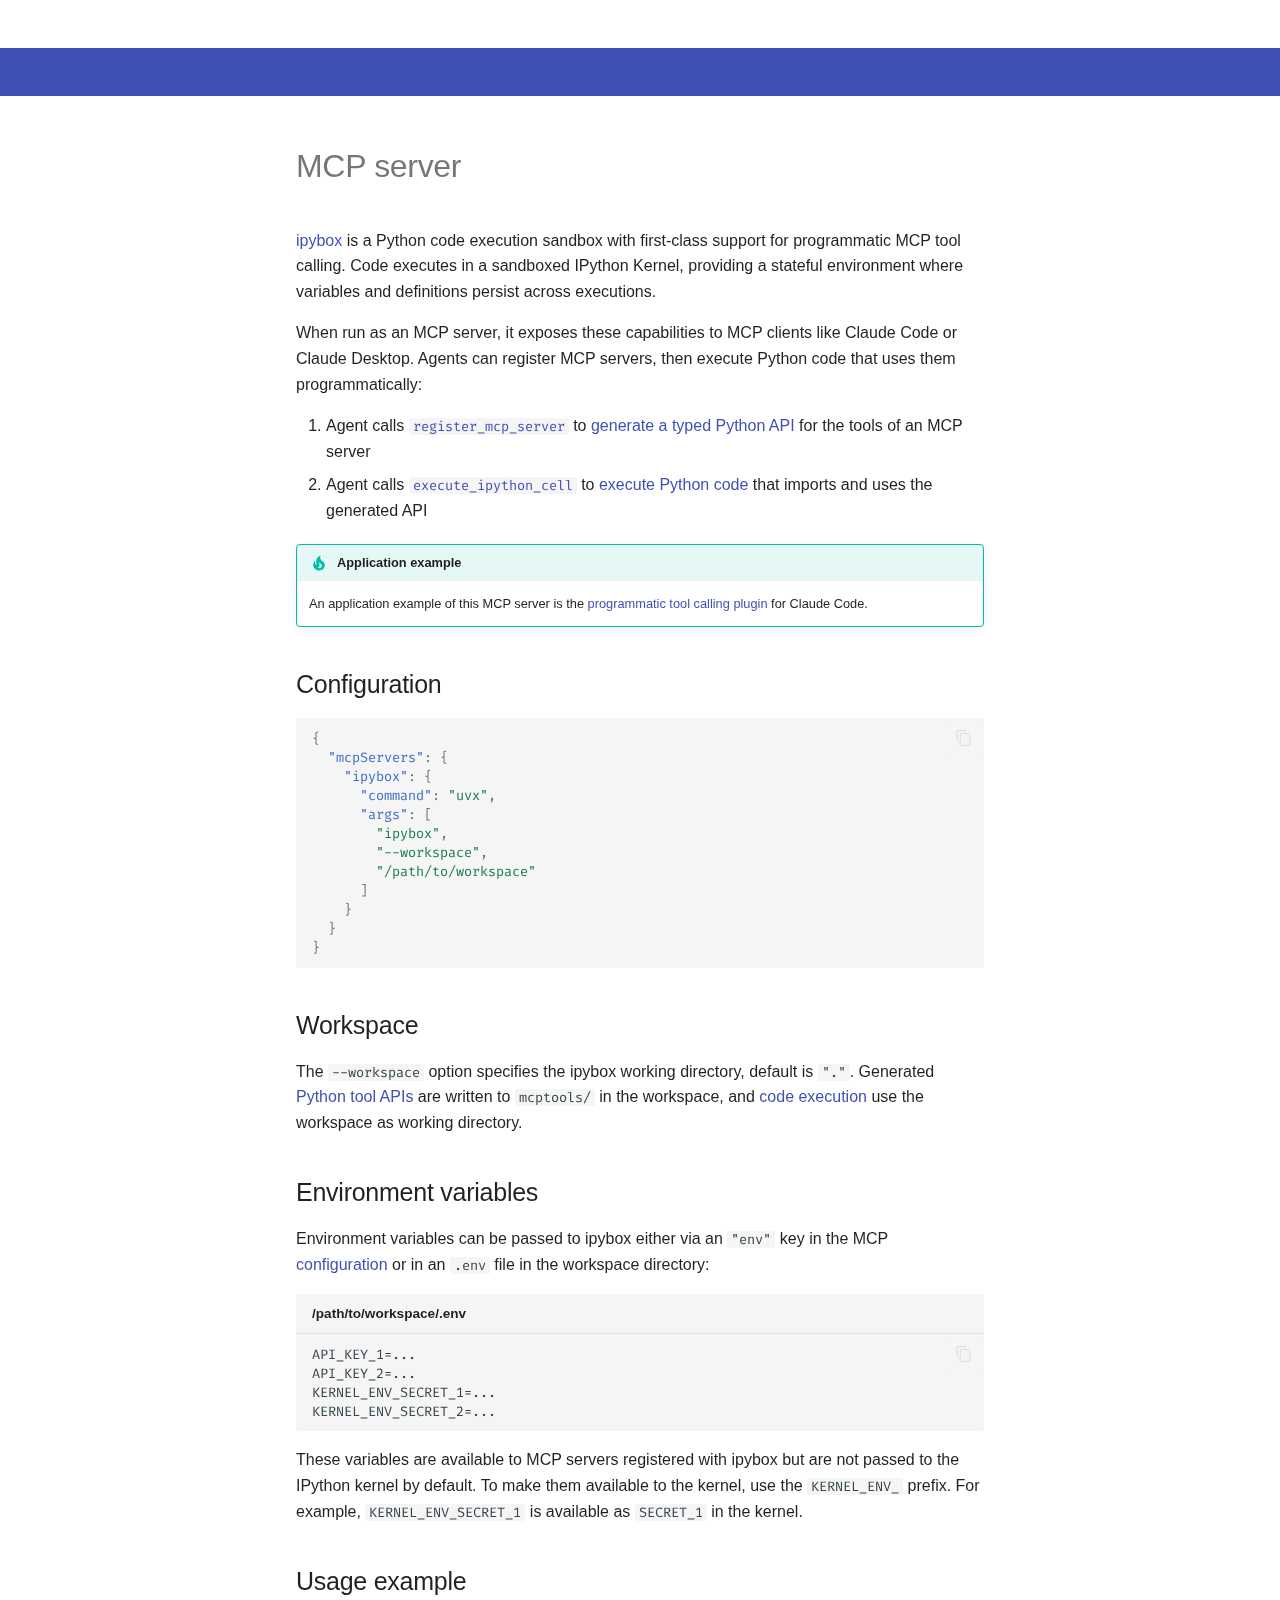
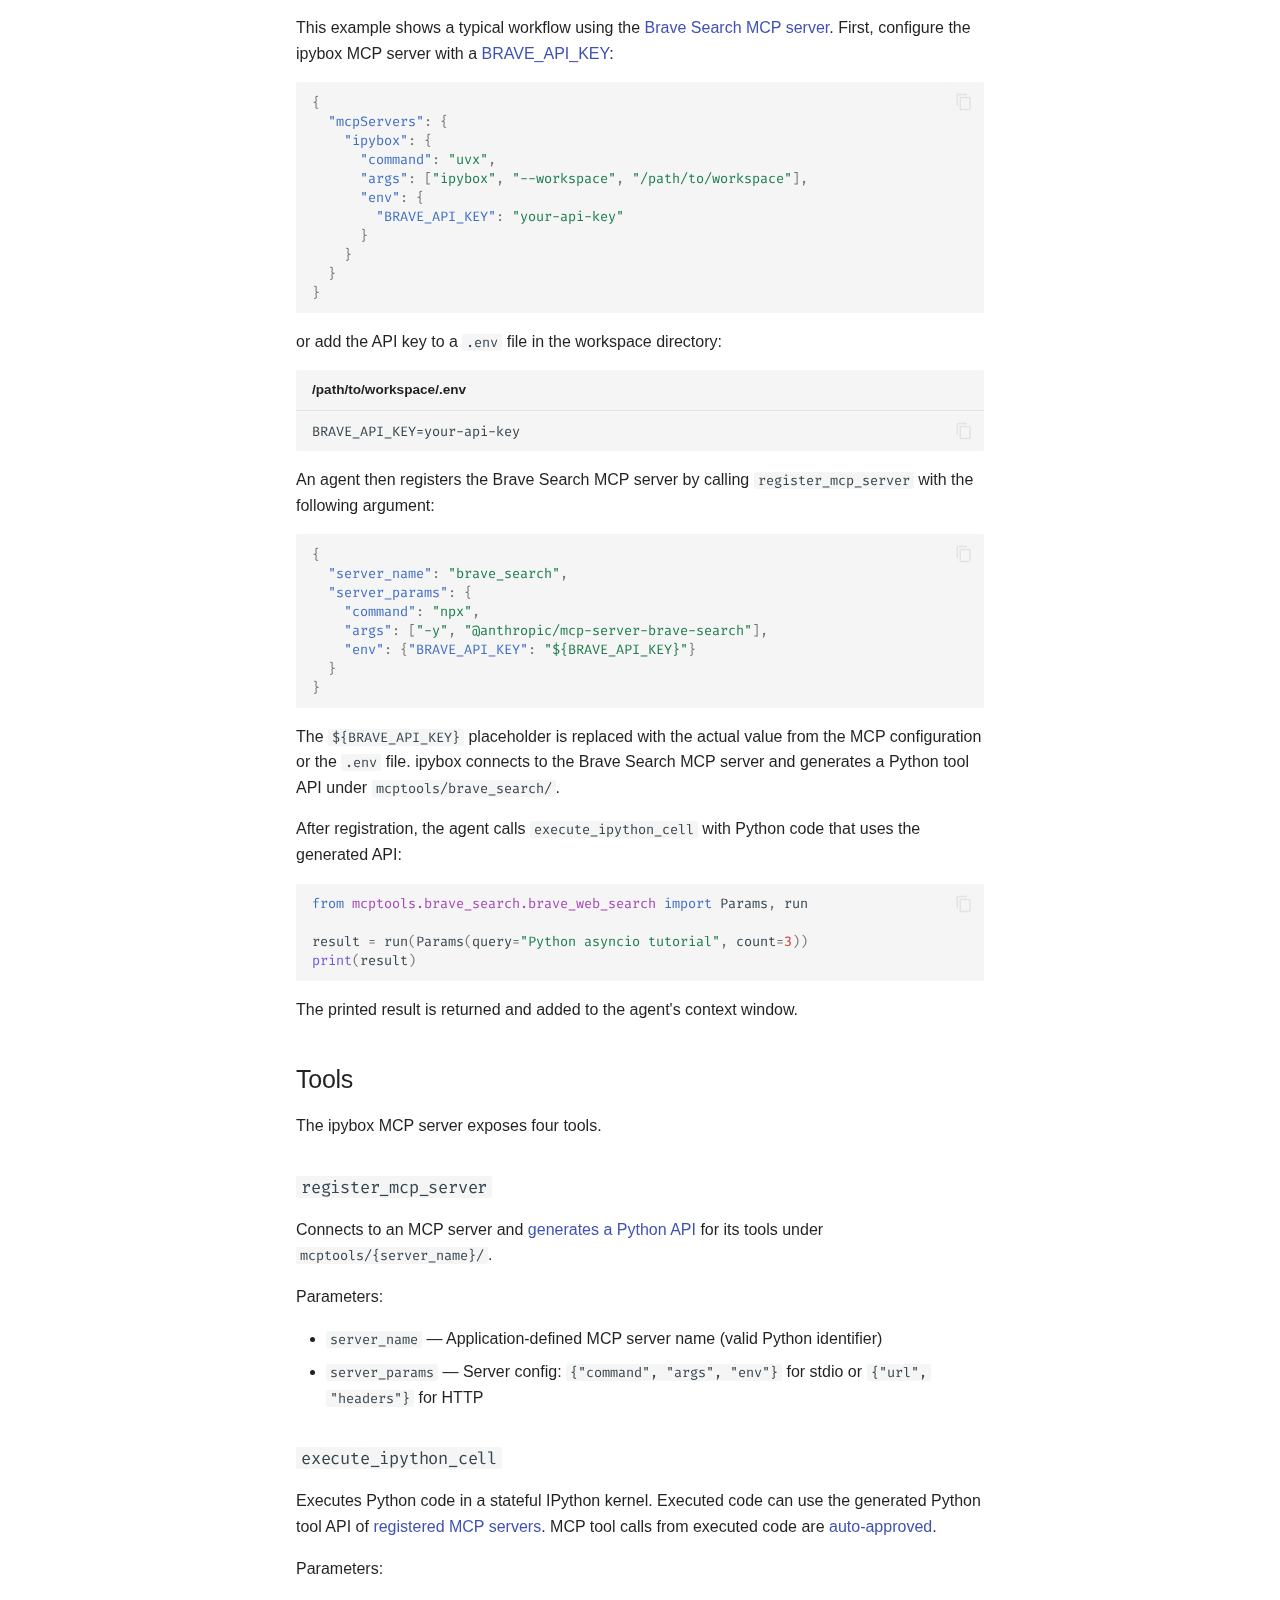
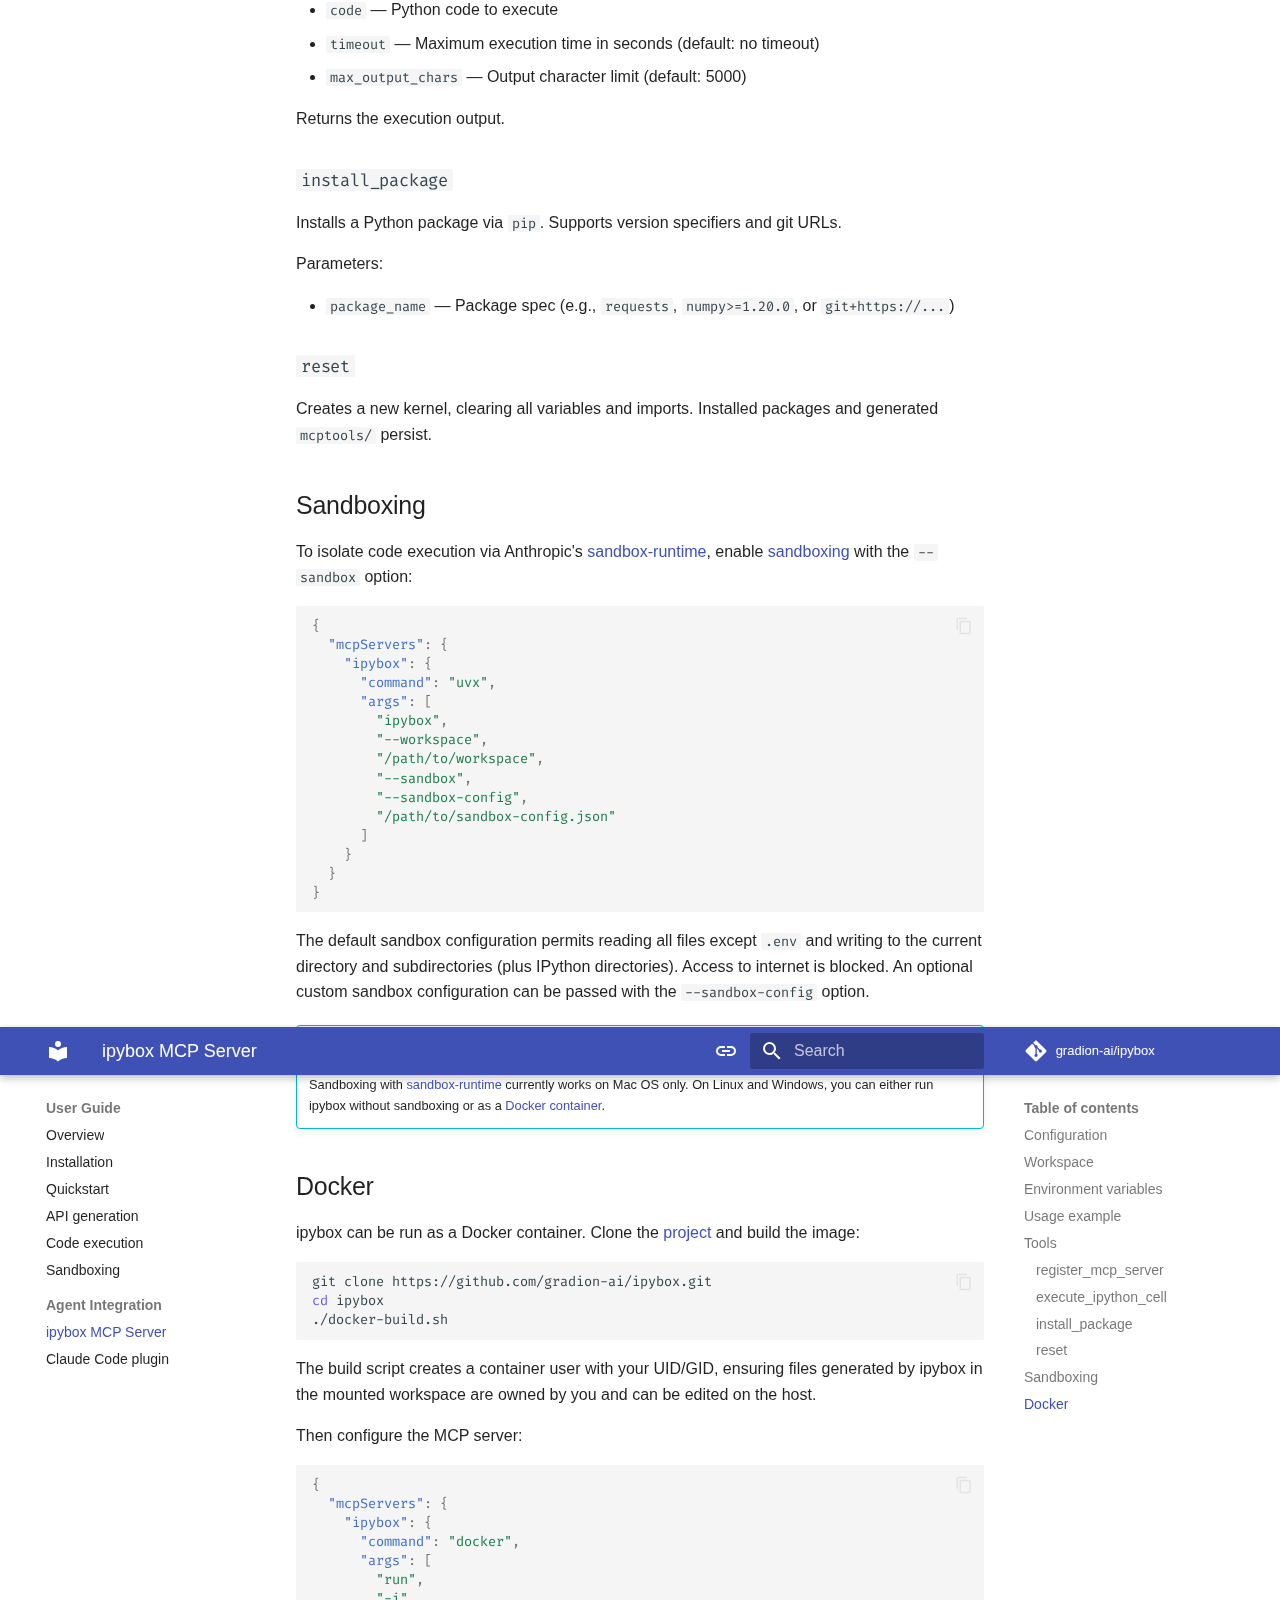
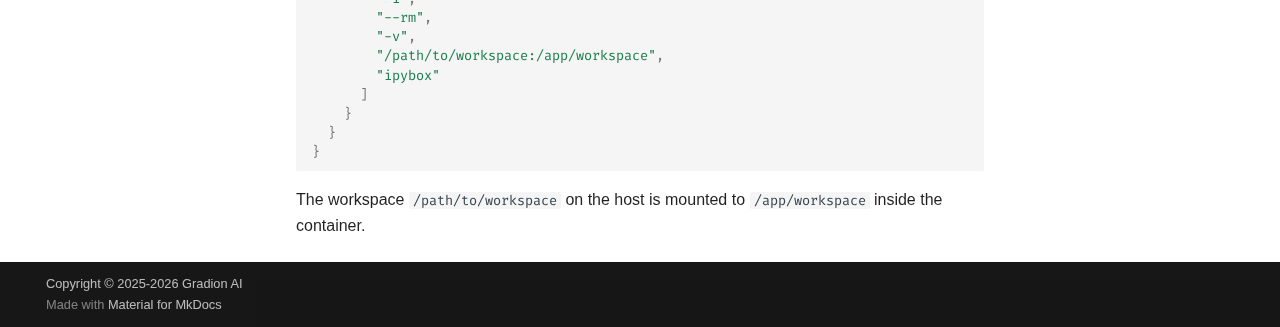
<file: docker/index.html>
<!doctype html>
<html lang="en">
<head>
    <meta charset="utf-8">
    <title>Redirecting...</title>
    <link rel="canonical" href="../mcpserver/#docker">
    <script>var anchor=window.location.hash.substr(1);location.href="../mcpserver/#docker"+(anchor?"#"+anchor:"")</script>
    <meta http-equiv="refresh" content="0; url=../mcpserver/#docker">
</head>
<body>
You're being redirected to a <a href="../mcpserver/#docker">new destination</a>.
</body>
</html>
</file>
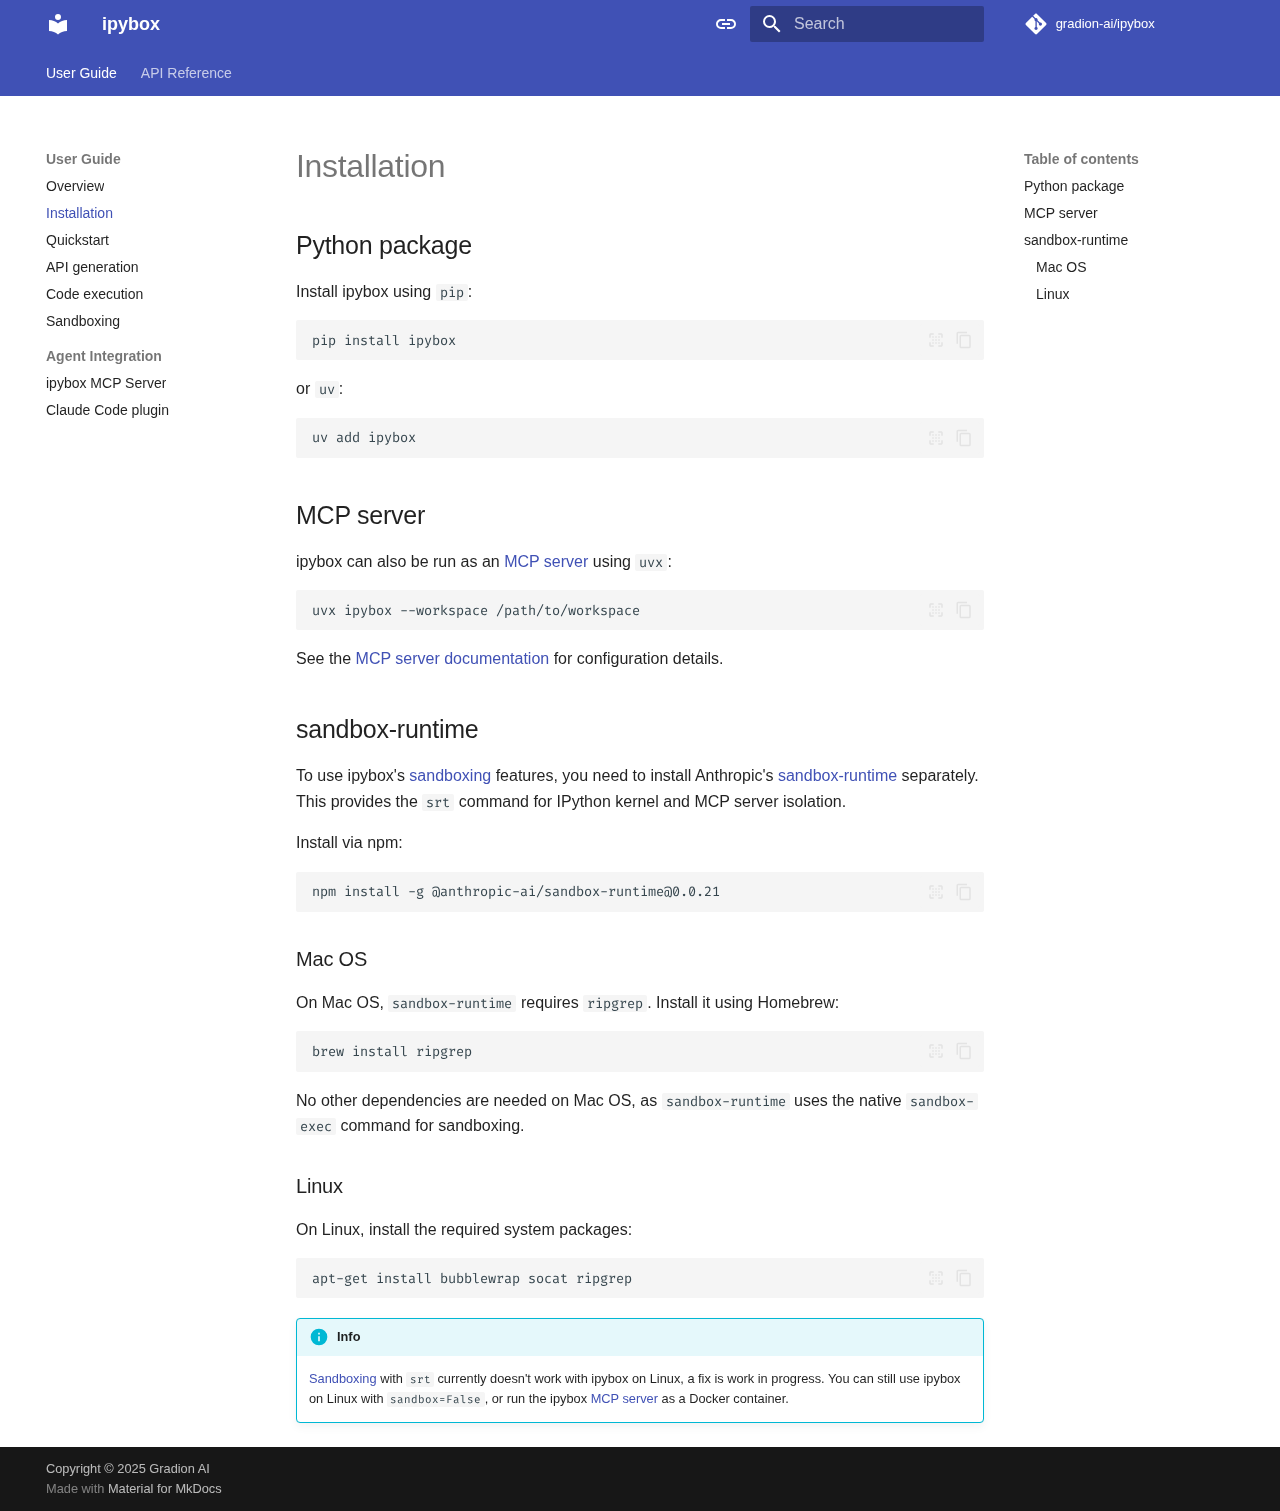
<file: installation/index.html>
<!doctype html>
<html lang="en" class="no-js">
  <head>
    
      <meta charset="utf-8">
      <meta name="viewport" content="width=device-width,initial-scale=1">
      
        <meta name="description" content="ipybox">
      
      
      
        <link rel="canonical" href="https://gradion-ai.github.io/ipybox/installation/">
      
      
        <link rel="prev" href="..">
      
      
        <link rel="next" href="../quickstart/">
      
      
        
      
      
      <link rel="icon" href="../assets/images/favicon.png">
      <meta name="generator" content="mkdocs-1.6.1, mkdocs-material-9.7.0">
    
    
      
        <title>Installation - ipybox</title>
      
    
    
      <link rel="stylesheet" href="../assets/stylesheets/main.618322db.min.css">
      
        
        <link rel="stylesheet" href="../assets/stylesheets/palette.ab4e12ef.min.css">
      
      


    
    
      
    
    
      
        
        
        <link rel="preconnect" href="https://fonts.gstatic.com" crossorigin>
        <link rel="stylesheet" href="https://fonts.googleapis.com/css?family=Fira:300,300i,400,400i,700,700i%7CFira+Code:400,400i,700,700i&display=fallback">
        <style>:root{--md-text-font:"Fira";--md-code-font:"Fira Code"}</style>
      
    
    
      <link rel="stylesheet" href="../assets/_mkdocstrings.css">
    
      <link rel="stylesheet" href="../stylesheets/extra.css">
    
    <script>__md_scope=new URL("..",location),__md_hash=e=>[...e].reduce(((e,_)=>(e<<5)-e+_.charCodeAt(0)),0),__md_get=(e,_=localStorage,t=__md_scope)=>JSON.parse(_.getItem(t.pathname+"."+e)),__md_set=(e,_,t=localStorage,a=__md_scope)=>{try{t.setItem(a.pathname+"."+e,JSON.stringify(_))}catch(e){}}</script>
    
      

    
    
  </head>
  
  
    
    
      
    
    
    
    
    <body dir="ltr" data-md-color-scheme="default" data-md-color-primary="indigo" data-md-color-accent="indigo">
  
    
    <input class="md-toggle" data-md-toggle="drawer" type="checkbox" id="__drawer" autocomplete="off">
    <input class="md-toggle" data-md-toggle="search" type="checkbox" id="__search" autocomplete="off">
    <label class="md-overlay" for="__drawer"></label>
    <div data-md-component="skip">
      
        
        <a href="#installation" class="md-skip">
          Skip to content
        </a>
      
    </div>
    <div data-md-component="announce">
      
    </div>
    
    
      

<header class="md-header" data-md-component="header">
  <nav class="md-header__inner md-grid" aria-label="Header">
    <a href=".." title="ipybox" class="md-header__button md-logo" aria-label="ipybox" data-md-component="logo">
      
  
  <svg xmlns="http://www.w3.org/2000/svg" viewBox="0 0 24 24"><path d="M12 8a3 3 0 0 0 3-3 3 3 0 0 0-3-3 3 3 0 0 0-3 3 3 3 0 0 0 3 3m0 3.54C9.64 9.35 6.5 8 3 8v11c3.5 0 6.64 1.35 9 3.54 2.36-2.19 5.5-3.54 9-3.54V8c-3.5 0-6.64 1.35-9 3.54"/></svg>

    </a>
    <label class="md-header__button md-icon" for="__drawer">
      
      <svg xmlns="http://www.w3.org/2000/svg" viewBox="0 0 24 24"><path d="M3 6h18v2H3zm0 5h18v2H3zm0 5h18v2H3z"/></svg>
    </label>
    <div class="md-header__title" data-md-component="header-title">
      <div class="md-header__ellipsis">
        <div class="md-header__topic">
          <span class="md-ellipsis">
            ipybox
          </span>
        </div>
        <div class="md-header__topic" data-md-component="header-topic">
          <span class="md-ellipsis">
            
              Installation
            
          </span>
        </div>
      </div>
    </div>
    
      
        <form class="md-header__option" data-md-component="palette">
  
    
    
    
    <input class="md-option" data-md-color-media="(prefers-color-scheme)" data-md-color-scheme="default" data-md-color-primary="indigo" data-md-color-accent="indigo"  aria-label="Switch to light mode"  type="radio" name="__palette" id="__palette_0">
    
      <label class="md-header__button md-icon" title="Switch to light mode" for="__palette_1" hidden>
        <svg xmlns="http://www.w3.org/2000/svg" viewBox="0 0 24 24"><path d="M3.9 12c0-1.71 1.39-3.1 3.1-3.1h4V7H7a5 5 0 0 0-5 5 5 5 0 0 0 5 5h4v-1.9H7c-1.71 0-3.1-1.39-3.1-3.1M8 13h8v-2H8zm9-6h-4v1.9h4c1.71 0 3.1 1.39 3.1 3.1s-1.39 3.1-3.1 3.1h-4V17h4a5 5 0 0 0 5-5 5 5 0 0 0-5-5"/></svg>
      </label>
    
  
    
    
    
    <input class="md-option" data-md-color-media="(prefers-color-scheme: light)" data-md-color-scheme="default" data-md-color-primary="indigo" data-md-color-accent="indigo"  aria-label="Switch to dark mode"  type="radio" name="__palette" id="__palette_1">
    
      <label class="md-header__button md-icon" title="Switch to dark mode" for="__palette_2" hidden>
        <svg xmlns="http://www.w3.org/2000/svg" viewBox="0 0 24 24"><path d="M17 7H7a5 5 0 0 0-5 5 5 5 0 0 0 5 5h10a5 5 0 0 0 5-5 5 5 0 0 0-5-5m0 8a3 3 0 0 1-3-3 3 3 0 0 1 3-3 3 3 0 0 1 3 3 3 3 0 0 1-3 3"/></svg>
      </label>
    
  
    
    
    
    <input class="md-option" data-md-color-media="(prefers-color-scheme: dark)" data-md-color-scheme="slate" data-md-color-primary="black" data-md-color-accent="indigo"  aria-label="Switch to system preference"  type="radio" name="__palette" id="__palette_2">
    
      <label class="md-header__button md-icon" title="Switch to system preference" for="__palette_0" hidden>
        <svg xmlns="http://www.w3.org/2000/svg" viewBox="0 0 24 24"><path d="M17 7H7a5 5 0 0 0-5 5 5 5 0 0 0 5 5h10a5 5 0 0 0 5-5 5 5 0 0 0-5-5M7 15a3 3 0 0 1-3-3 3 3 0 0 1 3-3 3 3 0 0 1 3 3 3 3 0 0 1-3 3"/></svg>
      </label>
    
  
</form>
      
    
    
      <script>var palette=__md_get("__palette");if(palette&&palette.color){if("(prefers-color-scheme)"===palette.color.media){var media=matchMedia("(prefers-color-scheme: light)"),input=document.querySelector(media.matches?"[data-md-color-media='(prefers-color-scheme: light)']":"[data-md-color-media='(prefers-color-scheme: dark)']");palette.color.media=input.getAttribute("data-md-color-media"),palette.color.scheme=input.getAttribute("data-md-color-scheme"),palette.color.primary=input.getAttribute("data-md-color-primary"),palette.color.accent=input.getAttribute("data-md-color-accent")}for(var[key,value]of Object.entries(palette.color))document.body.setAttribute("data-md-color-"+key,value)}</script>
    
    
    
      
      
        <label class="md-header__button md-icon" for="__search">
          
          <svg xmlns="http://www.w3.org/2000/svg" viewBox="0 0 24 24"><path d="M9.5 3A6.5 6.5 0 0 1 16 9.5c0 1.61-.59 3.09-1.56 4.23l.27.27h.79l5 5-1.5 1.5-5-5v-.79l-.27-.27A6.52 6.52 0 0 1 9.5 16 6.5 6.5 0 0 1 3 9.5 6.5 6.5 0 0 1 9.5 3m0 2C7 5 5 7 5 9.5S7 14 9.5 14 14 12 14 9.5 12 5 9.5 5"/></svg>
        </label>
        <div class="md-search" data-md-component="search" role="dialog">
  <label class="md-search__overlay" for="__search"></label>
  <div class="md-search__inner" role="search">
    <form class="md-search__form" name="search">
      <input type="text" class="md-search__input" name="query" aria-label="Search" placeholder="Search" autocapitalize="off" autocorrect="off" autocomplete="off" spellcheck="false" data-md-component="search-query" required>
      <label class="md-search__icon md-icon" for="__search">
        
        <svg xmlns="http://www.w3.org/2000/svg" viewBox="0 0 24 24"><path d="M9.5 3A6.5 6.5 0 0 1 16 9.5c0 1.61-.59 3.09-1.56 4.23l.27.27h.79l5 5-1.5 1.5-5-5v-.79l-.27-.27A6.52 6.52 0 0 1 9.5 16 6.5 6.5 0 0 1 3 9.5 6.5 6.5 0 0 1 9.5 3m0 2C7 5 5 7 5 9.5S7 14 9.5 14 14 12 14 9.5 12 5 9.5 5"/></svg>
        
        <svg xmlns="http://www.w3.org/2000/svg" viewBox="0 0 24 24"><path d="M20 11v2H8l5.5 5.5-1.42 1.42L4.16 12l7.92-7.92L13.5 5.5 8 11z"/></svg>
      </label>
      <nav class="md-search__options" aria-label="Search">
        
        <button type="reset" class="md-search__icon md-icon" title="Clear" aria-label="Clear" tabindex="-1">
          
          <svg xmlns="http://www.w3.org/2000/svg" viewBox="0 0 24 24"><path d="M19 6.41 17.59 5 12 10.59 6.41 5 5 6.41 10.59 12 5 17.59 6.41 19 12 13.41 17.59 19 19 17.59 13.41 12z"/></svg>
        </button>
      </nav>
      
        <div class="md-search__suggest" data-md-component="search-suggest"></div>
      
    </form>
    <div class="md-search__output">
      <div class="md-search__scrollwrap" tabindex="0" data-md-scrollfix>
        <div class="md-search-result" data-md-component="search-result">
          <div class="md-search-result__meta">
            Initializing search
          </div>
          <ol class="md-search-result__list" role="presentation"></ol>
        </div>
      </div>
    </div>
  </div>
</div>
      
    
    
      <div class="md-header__source">
        <a href="https://github.com/gradion-ai/ipybox" title="Go to repository" class="md-source" data-md-component="source">
  <div class="md-source__icon md-icon">
    
    <svg xmlns="http://www.w3.org/2000/svg" viewBox="0 0 448 512"><!--! Font Awesome Free 7.1.0 by @fontawesome - https://fontawesome.com License - https://fontawesome.com/license/free (Icons: CC BY 4.0, Fonts: SIL OFL 1.1, Code: MIT License) Copyright 2025 Fonticons, Inc.--><path d="M439.6 236.1 244 40.5c-5.4-5.5-12.8-8.5-20.4-8.5s-15 3-20.4 8.4L162.5 81l51.5 51.5c27.1-9.1 52.7 16.8 43.4 43.7l49.7 49.7c34.2-11.8 61.2 31 35.5 56.7-26.5 26.5-70.2-2.9-56-37.3L240.3 199v121.9c25.3 12.5 22.3 41.8 9.1 55-6.4 6.4-15.2 10.1-24.3 10.1s-17.8-3.6-24.3-10.1c-17.6-17.6-11.1-46.9 11.2-56v-123c-20.8-8.5-24.6-30.7-18.6-45L142.6 101 8.5 235.1C3 240.6 0 247.9 0 255.5s3 15 8.5 20.4l195.6 195.7c5.4 5.4 12.7 8.4 20.4 8.4s15-3 20.4-8.4l194.7-194.7c5.4-5.4 8.4-12.8 8.4-20.4s-3-15-8.4-20.4"/></svg>
  </div>
  <div class="md-source__repository">
    gradion-ai/ipybox
  </div>
</a>
      </div>
    
  </nav>
  
</header>
    
    <div class="md-container" data-md-component="container">
      
      
        
          
            
<nav class="md-tabs" aria-label="Tabs" data-md-component="tabs">
  <div class="md-grid">
    <ul class="md-tabs__list">
      
        
  
  
  
    
  
  
    
    
      <li class="md-tabs__item md-tabs__item--active">
        <a href=".." class="md-tabs__link">
          
  
  
  User Guide

        </a>
      </li>
    
  

      
        
  
  
  
  
    
    
      
  
  
  
  
    
    
      <li class="md-tabs__item">
        <a href="../api/code_executor/" class="md-tabs__link">
          
  
  
  API Reference

        </a>
      </li>
    
  

    
  

      
    </ul>
  </div>
</nav>
          
        
      
      <main class="md-main" data-md-component="main">
        <div class="md-main__inner md-grid">
          
            
              
              <div class="md-sidebar md-sidebar--primary" data-md-component="sidebar" data-md-type="navigation" >
                <div class="md-sidebar__scrollwrap">
                  <div class="md-sidebar__inner">
                    


  


<nav class="md-nav md-nav--primary md-nav--lifted" aria-label="Navigation" data-md-level="0">
  <label class="md-nav__title" for="__drawer">
    <a href=".." title="ipybox" class="md-nav__button md-logo" aria-label="ipybox" data-md-component="logo">
      
  
  <svg xmlns="http://www.w3.org/2000/svg" viewBox="0 0 24 24"><path d="M12 8a3 3 0 0 0 3-3 3 3 0 0 0-3-3 3 3 0 0 0-3 3 3 3 0 0 0 3 3m0 3.54C9.64 9.35 6.5 8 3 8v11c3.5 0 6.64 1.35 9 3.54 2.36-2.19 5.5-3.54 9-3.54V8c-3.5 0-6.64 1.35-9 3.54"/></svg>

    </a>
    ipybox
  </label>
  
    <div class="md-nav__source">
      <a href="https://github.com/gradion-ai/ipybox" title="Go to repository" class="md-source" data-md-component="source">
  <div class="md-source__icon md-icon">
    
    <svg xmlns="http://www.w3.org/2000/svg" viewBox="0 0 448 512"><!--! Font Awesome Free 7.1.0 by @fontawesome - https://fontawesome.com License - https://fontawesome.com/license/free (Icons: CC BY 4.0, Fonts: SIL OFL 1.1, Code: MIT License) Copyright 2025 Fonticons, Inc.--><path d="M439.6 236.1 244 40.5c-5.4-5.5-12.8-8.5-20.4-8.5s-15 3-20.4 8.4L162.5 81l51.5 51.5c27.1-9.1 52.7 16.8 43.4 43.7l49.7 49.7c34.2-11.8 61.2 31 35.5 56.7-26.5 26.5-70.2-2.9-56-37.3L240.3 199v121.9c25.3 12.5 22.3 41.8 9.1 55-6.4 6.4-15.2 10.1-24.3 10.1s-17.8-3.6-24.3-10.1c-17.6-17.6-11.1-46.9 11.2-56v-123c-20.8-8.5-24.6-30.7-18.6-45L142.6 101 8.5 235.1C3 240.6 0 247.9 0 255.5s3 15 8.5 20.4l195.6 195.7c5.4 5.4 12.7 8.4 20.4 8.4s15-3 20.4-8.4l194.7-194.7c5.4-5.4 8.4-12.8 8.4-20.4s-3-15-8.4-20.4"/></svg>
  </div>
  <div class="md-source__repository">
    gradion-ai/ipybox
  </div>
</a>
    </div>
  
  <ul class="md-nav__list" data-md-scrollfix>
    
      
      
  
  
    
  
  
  
    
    
    
    
      
        
        
      
      
        
      
    
    
    <li class="md-nav__item md-nav__item--active md-nav__item--section md-nav__item--nested">
      
        
        
        <input class="md-nav__toggle md-toggle " type="checkbox" id="__nav_1" checked>
        
          
          <label class="md-nav__link" for="__nav_1" id="__nav_1_label" tabindex="">
            
  
  
  <span class="md-ellipsis">
    
  
    User Guide
  

    
  </span>
  
  

            <span class="md-nav__icon md-icon"></span>
          </label>
        
        <nav class="md-nav" data-md-level="1" aria-labelledby="__nav_1_label" aria-expanded="true">
          <label class="md-nav__title" for="__nav_1">
            <span class="md-nav__icon md-icon"></span>
            
  
    User Guide
  

          </label>
          <ul class="md-nav__list" data-md-scrollfix>
            
              
                
  
  
  
  
    <li class="md-nav__item">
      <a href=".." class="md-nav__link">
        
  
  
  <span class="md-ellipsis">
    
  
    Overview
  

    
  </span>
  
  

      </a>
    </li>
  

              
            
              
                
  
  
    
  
  
  
    <li class="md-nav__item md-nav__item--active">
      
      <input class="md-nav__toggle md-toggle" type="checkbox" id="__toc">
      
      
        
      
      
        <label class="md-nav__link md-nav__link--active" for="__toc">
          
  
  
  <span class="md-ellipsis">
    
  
    Installation
  

    
  </span>
  
  

          <span class="md-nav__icon md-icon"></span>
        </label>
      
      <a href="./" class="md-nav__link md-nav__link--active">
        
  
  
  <span class="md-ellipsis">
    
  
    Installation
  

    
  </span>
  
  

      </a>
      
        

<nav class="md-nav md-nav--secondary" aria-label="Table of contents">
  
  
  
    
  
  
    <label class="md-nav__title" for="__toc">
      <span class="md-nav__icon md-icon"></span>
      Table of contents
    </label>
    <ul class="md-nav__list" data-md-component="toc" data-md-scrollfix>
      
        <li class="md-nav__item">
  <a href="#python-package" class="md-nav__link">
    <span class="md-ellipsis">
      
        Python package
      
    </span>
  </a>
  
</li>
      
        <li class="md-nav__item">
  <a href="#mcp-server" class="md-nav__link">
    <span class="md-ellipsis">
      
        MCP server
      
    </span>
  </a>
  
</li>
      
        <li class="md-nav__item">
  <a href="#sandbox-runtime" class="md-nav__link">
    <span class="md-ellipsis">
      
        sandbox-runtime
      
    </span>
  </a>
  
    <nav class="md-nav" aria-label="sandbox-runtime">
      <ul class="md-nav__list">
        
          <li class="md-nav__item">
  <a href="#mac-os" class="md-nav__link">
    <span class="md-ellipsis">
      
        Mac OS
      
    </span>
  </a>
  
</li>
        
          <li class="md-nav__item">
  <a href="#linux" class="md-nav__link">
    <span class="md-ellipsis">
      
        Linux
      
    </span>
  </a>
  
</li>
        
      </ul>
    </nav>
  
</li>
      
    </ul>
  
</nav>
      
    </li>
  

              
            
              
                
  
  
  
  
    <li class="md-nav__item">
      <a href="../quickstart/" class="md-nav__link">
        
  
  
  <span class="md-ellipsis">
    
  
    Quickstart
  

    
  </span>
  
  

      </a>
    </li>
  

              
            
              
                
  
  
  
  
    <li class="md-nav__item">
      <a href="../apigen/" class="md-nav__link">
        
  
  
  <span class="md-ellipsis">
    
  
    API generation
  

    
  </span>
  
  

      </a>
    </li>
  

              
            
              
                
  
  
  
  
    <li class="md-nav__item">
      <a href="../codeexec/" class="md-nav__link">
        
  
  
  <span class="md-ellipsis">
    
  
    Code execution
  

    
  </span>
  
  

      </a>
    </li>
  

              
            
              
                
  
  
  
  
    <li class="md-nav__item">
      <a href="../sandbox/" class="md-nav__link">
        
  
  
  <span class="md-ellipsis">
    
  
    Sandboxing
  

    
  </span>
  
  

      </a>
    </li>
  

              
            
              
                
  
  
  
  
    
    
    
    
      
      
        
          
          
        
      
    
    
    <li class="md-nav__item md-nav__item--section md-nav__item--nested">
      
        
        
        <input class="md-nav__toggle md-toggle " type="checkbox" id="__nav_1_7" >
        
          
          <label class="md-nav__link" for="__nav_1_7" id="__nav_1_7_label" tabindex="">
            
  
  
  <span class="md-ellipsis">
    
  
    Agent Integration
  

    
  </span>
  
  

            <span class="md-nav__icon md-icon"></span>
          </label>
        
        <nav class="md-nav" data-md-level="2" aria-labelledby="__nav_1_7_label" aria-expanded="false">
          <label class="md-nav__title" for="__nav_1_7">
            <span class="md-nav__icon md-icon"></span>
            
  
    Agent Integration
  

          </label>
          <ul class="md-nav__list" data-md-scrollfix>
            
              
                
  
  
  
  
    <li class="md-nav__item">
      <a href="../mcpserver/" class="md-nav__link">
        
  
  
  <span class="md-ellipsis">
    
  
    ipybox MCP Server
  

    
  </span>
  
  

      </a>
    </li>
  

              
            
              
                
  
  
  
  
    <li class="md-nav__item">
      <a href="../ccplugin/" class="md-nav__link">
        
  
  
  <span class="md-ellipsis">
    
  
    Claude Code plugin
  

    
  </span>
  
  

      </a>
    </li>
  

              
            
          </ul>
        </nav>
      
    </li>
  

              
            
          </ul>
        </nav>
      
    </li>
  

    
      
      
  
  
  
  
    
    
    
    
      
      
        
      
    
    
    <li class="md-nav__item md-nav__item--nested">
      
        
        
        <input class="md-nav__toggle md-toggle " type="checkbox" id="__nav_2" >
        
          
          <label class="md-nav__link" for="__nav_2" id="__nav_2_label" tabindex="0">
            
  
  
  <span class="md-ellipsis">
    
  
    API Reference
  

    
  </span>
  
  

            <span class="md-nav__icon md-icon"></span>
          </label>
        
        <nav class="md-nav" data-md-level="1" aria-labelledby="__nav_2_label" aria-expanded="false">
          <label class="md-nav__title" for="__nav_2">
            <span class="md-nav__icon md-icon"></span>
            
  
    API Reference
  

          </label>
          <ul class="md-nav__list" data-md-scrollfix>
            
              
                
  
  
  
  
    
    
    
    
      
      
        
      
    
    
    <li class="md-nav__item md-nav__item--nested">
      
        
        
        <input class="md-nav__toggle md-toggle " type="checkbox" id="__nav_2_1" >
        
          
          <label class="md-nav__link" for="__nav_2_1" id="__nav_2_1_label" tabindex="0">
            
  
  
  <span class="md-ellipsis">
    
  
    High-level API
  

    
  </span>
  
  

            <span class="md-nav__icon md-icon"></span>
          </label>
        
        <nav class="md-nav" data-md-level="2" aria-labelledby="__nav_2_1_label" aria-expanded="false">
          <label class="md-nav__title" for="__nav_2_1">
            <span class="md-nav__icon md-icon"></span>
            
  
    High-level API
  

          </label>
          <ul class="md-nav__list" data-md-scrollfix>
            
              
                
  
  
  
  
    <li class="md-nav__item">
      <a href="../api/code_executor/" class="md-nav__link">
        
  
  
  <span class="md-ellipsis">
    
  
    Code Executor
  

    
  </span>
  
  

      </a>
    </li>
  

              
            
          </ul>
        </nav>
      
    </li>
  

              
            
              
                
  
  
  
  
    
    
    
    
      
      
        
      
    
    
    <li class="md-nav__item md-nav__item--nested">
      
        
        
        <input class="md-nav__toggle md-toggle " type="checkbox" id="__nav_2_2" >
        
          
          <label class="md-nav__link" for="__nav_2_2" id="__nav_2_2_label" tabindex="0">
            
  
  
  <span class="md-ellipsis">
    
  
    Low-level API
  

    
  </span>
  
  

            <span class="md-nav__icon md-icon"></span>
          </label>
        
        <nav class="md-nav" data-md-level="2" aria-labelledby="__nav_2_2_label" aria-expanded="false">
          <label class="md-nav__title" for="__nav_2_2">
            <span class="md-nav__icon md-icon"></span>
            
  
    Low-level API
  

          </label>
          <ul class="md-nav__list" data-md-scrollfix>
            
              
                
  
  
  
  
    <li class="md-nav__item">
      <a href="../api/tool_executor/" class="md-nav__link">
        
  
  
  <span class="md-ellipsis">
    
  
    Tool Executor
  

    
  </span>
  
  

      </a>
    </li>
  

              
            
              
                
  
  
  
  
    <li class="md-nav__item">
      <a href="../api/kernel_manager/" class="md-nav__link">
        
  
  
  <span class="md-ellipsis">
    
  
    Kernel Manager
  

    
  </span>
  
  

      </a>
    </li>
  

              
            
          </ul>
        </nav>
      
    </li>
  

              
            
          </ul>
        </nav>
      
    </li>
  

    
  </ul>
</nav>
                  </div>
                </div>
              </div>
            
            
              
              <div class="md-sidebar md-sidebar--secondary" data-md-component="sidebar" data-md-type="toc" >
                <div class="md-sidebar__scrollwrap">
                  <div class="md-sidebar__inner">
                    

<nav class="md-nav md-nav--secondary" aria-label="Table of contents">
  
  
  
    
  
  
    <label class="md-nav__title" for="__toc">
      <span class="md-nav__icon md-icon"></span>
      Table of contents
    </label>
    <ul class="md-nav__list" data-md-component="toc" data-md-scrollfix>
      
        <li class="md-nav__item">
  <a href="#python-package" class="md-nav__link">
    <span class="md-ellipsis">
      
        Python package
      
    </span>
  </a>
  
</li>
      
        <li class="md-nav__item">
  <a href="#mcp-server" class="md-nav__link">
    <span class="md-ellipsis">
      
        MCP server
      
    </span>
  </a>
  
</li>
      
        <li class="md-nav__item">
  <a href="#sandbox-runtime" class="md-nav__link">
    <span class="md-ellipsis">
      
        sandbox-runtime
      
    </span>
  </a>
  
    <nav class="md-nav" aria-label="sandbox-runtime">
      <ul class="md-nav__list">
        
          <li class="md-nav__item">
  <a href="#mac-os" class="md-nav__link">
    <span class="md-ellipsis">
      
        Mac OS
      
    </span>
  </a>
  
</li>
        
          <li class="md-nav__item">
  <a href="#linux" class="md-nav__link">
    <span class="md-ellipsis">
      
        Linux
      
    </span>
  </a>
  
</li>
        
      </ul>
    </nav>
  
</li>
      
    </ul>
  
</nav>
                  </div>
                </div>
              </div>
            
          
          
            <div class="md-content" data-md-component="content">
              
              <article class="md-content__inner md-typeset">
                
                  


  
  


<h1 id="installation">Installation</h1>
<h2 id="python-package">Python package</h2>
<p>Install ipybox using <code>pip</code>:</p>
<div class="language-bash highlight"><pre><span></span><code><span id="__span-0-1"><a id="__codelineno-0-1" name="__codelineno-0-1" href="#__codelineno-0-1"></a>pip<span class="w"> </span>install<span class="w"> </span>ipybox
</span></code></pre></div>
<p>or <code>uv</code>:</p>
<div class="language-bash highlight"><pre><span></span><code><span id="__span-1-1"><a id="__codelineno-1-1" name="__codelineno-1-1" href="#__codelineno-1-1"></a>uv<span class="w"> </span>add<span class="w"> </span>ipybox
</span></code></pre></div>
<h2 id="mcp-server">MCP server</h2>
<p>ipybox can also be run as an <a href="../mcpserver/">MCP server</a> using <code>uvx</code>:</p>
<div class="language-bash highlight"><pre><span></span><code><span id="__span-2-1"><a id="__codelineno-2-1" name="__codelineno-2-1" href="#__codelineno-2-1"></a>uvx<span class="w"> </span>ipybox<span class="w"> </span>--workspace<span class="w"> </span>/path/to/workspace
</span></code></pre></div>
<p>See the <a href="../mcpserver/">MCP server documentation</a> for configuration details.</p>
<h2 id="sandbox-runtime">sandbox-runtime</h2>
<p>To use ipybox's <a href="../sandbox/">sandboxing</a> features, you need to install Anthropic's <a href="https://github.com/anthropic-experimental/sandbox-runtime">sandbox-runtime</a> separately. This provides the <code>srt</code> command for IPython kernel and MCP server isolation.</p>
<p>Install via npm:</p>
<div class="language-bash highlight"><pre><span></span><code><span id="__span-3-1"><a id="__codelineno-3-1" name="__codelineno-3-1" href="#__codelineno-3-1"></a>npm<span class="w"> </span>install<span class="w"> </span>-g<span class="w"> </span>@anthropic-ai/sandbox-runtime@0.0.21
</span></code></pre></div>
<h3 id="mac-os">Mac OS</h3>
<p>On Mac OS, <code>sandbox-runtime</code> requires <code>ripgrep</code>. Install it using Homebrew:</p>
<div class="language-bash highlight"><pre><span></span><code><span id="__span-4-1"><a id="__codelineno-4-1" name="__codelineno-4-1" href="#__codelineno-4-1"></a>brew<span class="w"> </span>install<span class="w"> </span>ripgrep
</span></code></pre></div>
<p>No other dependencies are needed on Mac OS, as <code>sandbox-runtime</code> uses the native <code>sandbox-exec</code> command for sandboxing.</p>
<h3 id="linux">Linux</h3>
<p>On Linux, install the required system packages:</p>
<div class="language-bash highlight"><pre><span></span><code><span id="__span-5-1"><a id="__codelineno-5-1" name="__codelineno-5-1" href="#__codelineno-5-1"></a>apt-get<span class="w"> </span>install<span class="w"> </span>bubblewrap<span class="w"> </span>socat<span class="w"> </span>ripgrep
</span></code></pre></div>
<div class="admonition info">
<p class="admonition-title">Info</p>
<p><a href="../sandbox/">Sandboxing</a> with <code>srt</code> currently doesn't work with ipybox on Linux, a fix is work in progress. You can still use ipybox on Linux with <code>sandbox=False</code>, or run the ipybox <a href="../mcpserver/">MCP server</a> as a Docker container.</p>
</div>












                
              </article>
            </div>
          
          
<script>var target=document.getElementById(location.hash.slice(1));target&&target.name&&(target.checked=target.name.startsWith("__tabbed_"))</script>
        </div>
        
          <button type="button" class="md-top md-icon" data-md-component="top" hidden>
  
  <svg xmlns="http://www.w3.org/2000/svg" viewBox="0 0 24 24"><path d="M13 20h-2V8l-5.5 5.5-1.42-1.42L12 4.16l7.92 7.92-1.42 1.42L13 8z"/></svg>
  Back to top
</button>
        
      </main>
      
        <footer class="md-footer">
  
  <div class="md-footer-meta md-typeset">
    <div class="md-footer-meta__inner md-grid">
      <div class="md-copyright">
  
    <div class="md-copyright__highlight">
      Copyright &copy; 2025 Gradion AI
    </div>
  
  
    Made with
    <a href="https://squidfunk.github.io/mkdocs-material/" target="_blank" rel="noopener">
      Material for MkDocs
    </a>
  
</div>
      
    </div>
  </div>
</footer>
      
    </div>
    <div class="md-dialog" data-md-component="dialog">
      <div class="md-dialog__inner md-typeset"></div>
    </div>
    
      <div class="md-progress" data-md-component="progress" role="progressbar"></div>
    
    
    
      
      
      <script id="__config" type="application/json">{"annotate": null, "base": "..", "features": ["navigation.tabs", "navigation.sections", "navigation.instant", "navigation.instant.prefetch", "navigation.instant.preview", "navigation.instant.progress", "navigation.top", "navigation.tracking", "search.suggest", "toc.follow", "content.code.copy", "content.code.select", "content.code.annotate"], "search": "../assets/javascripts/workers/search.7a47a382.min.js", "tags": null, "translations": {"clipboard.copied": "Copied to clipboard", "clipboard.copy": "Copy to clipboard", "search.result.more.one": "1 more on this page", "search.result.more.other": "# more on this page", "search.result.none": "No matching documents", "search.result.one": "1 matching document", "search.result.other": "# matching documents", "search.result.placeholder": "Type to start searching", "search.result.term.missing": "Missing", "select.version": "Select version"}, "version": null}</script>
    
    
      <script src="../assets/javascripts/bundle.e71a0d61.min.js"></script>
      
    
  </body>
</html>
</file>
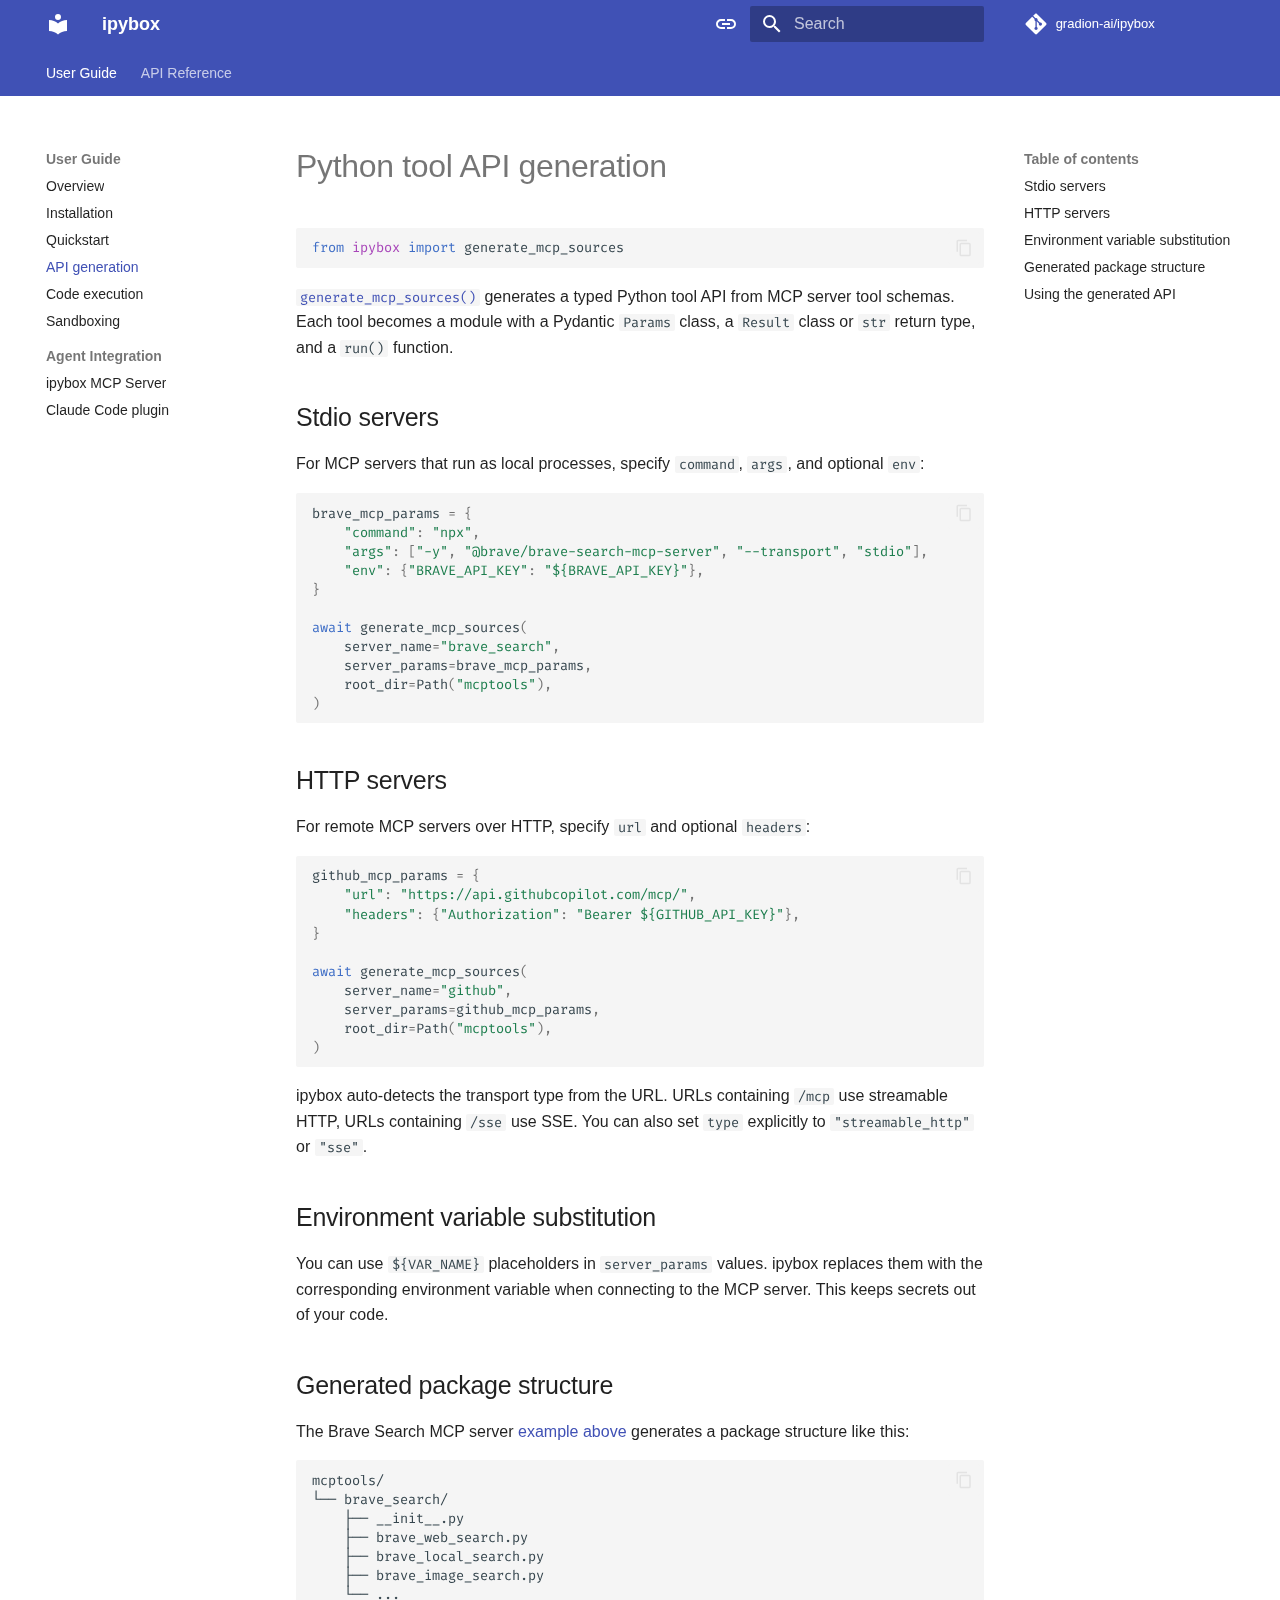
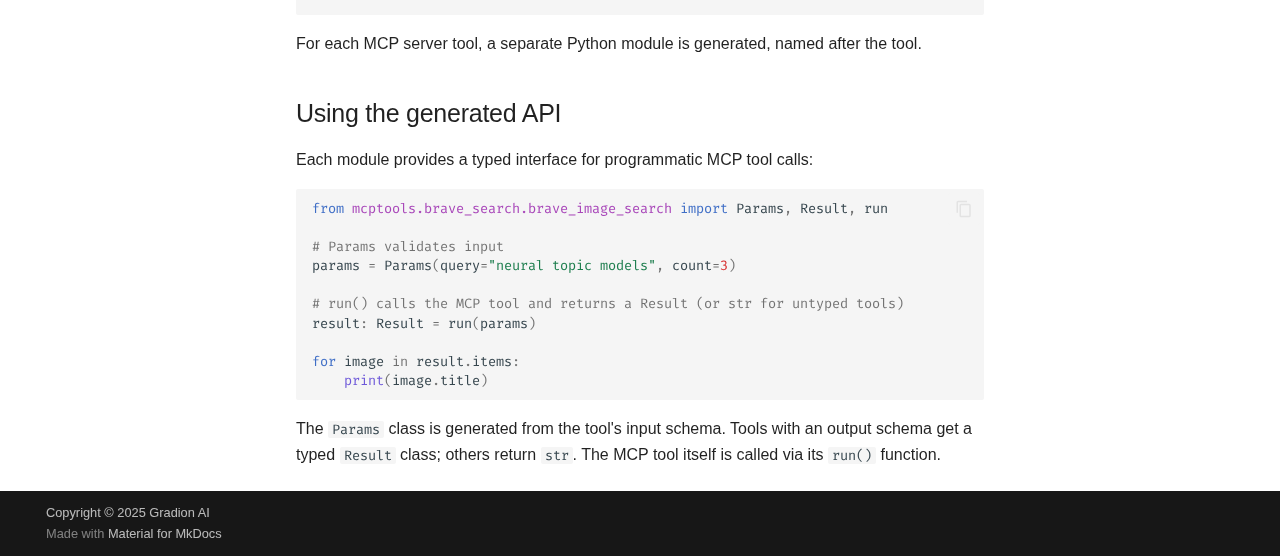
<file: mcp-client/index.html>
<!doctype html>
<html lang="en">
<head>
    <meta charset="utf-8">
    <title>Redirecting...</title>
    <link rel="canonical" href="../apigen/">
    <script>var anchor=window.location.hash.substr(1);location.href="../apigen/"+(anchor?"#"+anchor:"")</script>
    <meta http-equiv="refresh" content="0; url=../apigen/">
</head>
<body>
You're being redirected to a <a href="../apigen/">new destination</a>.
</body>
</html>
</file>
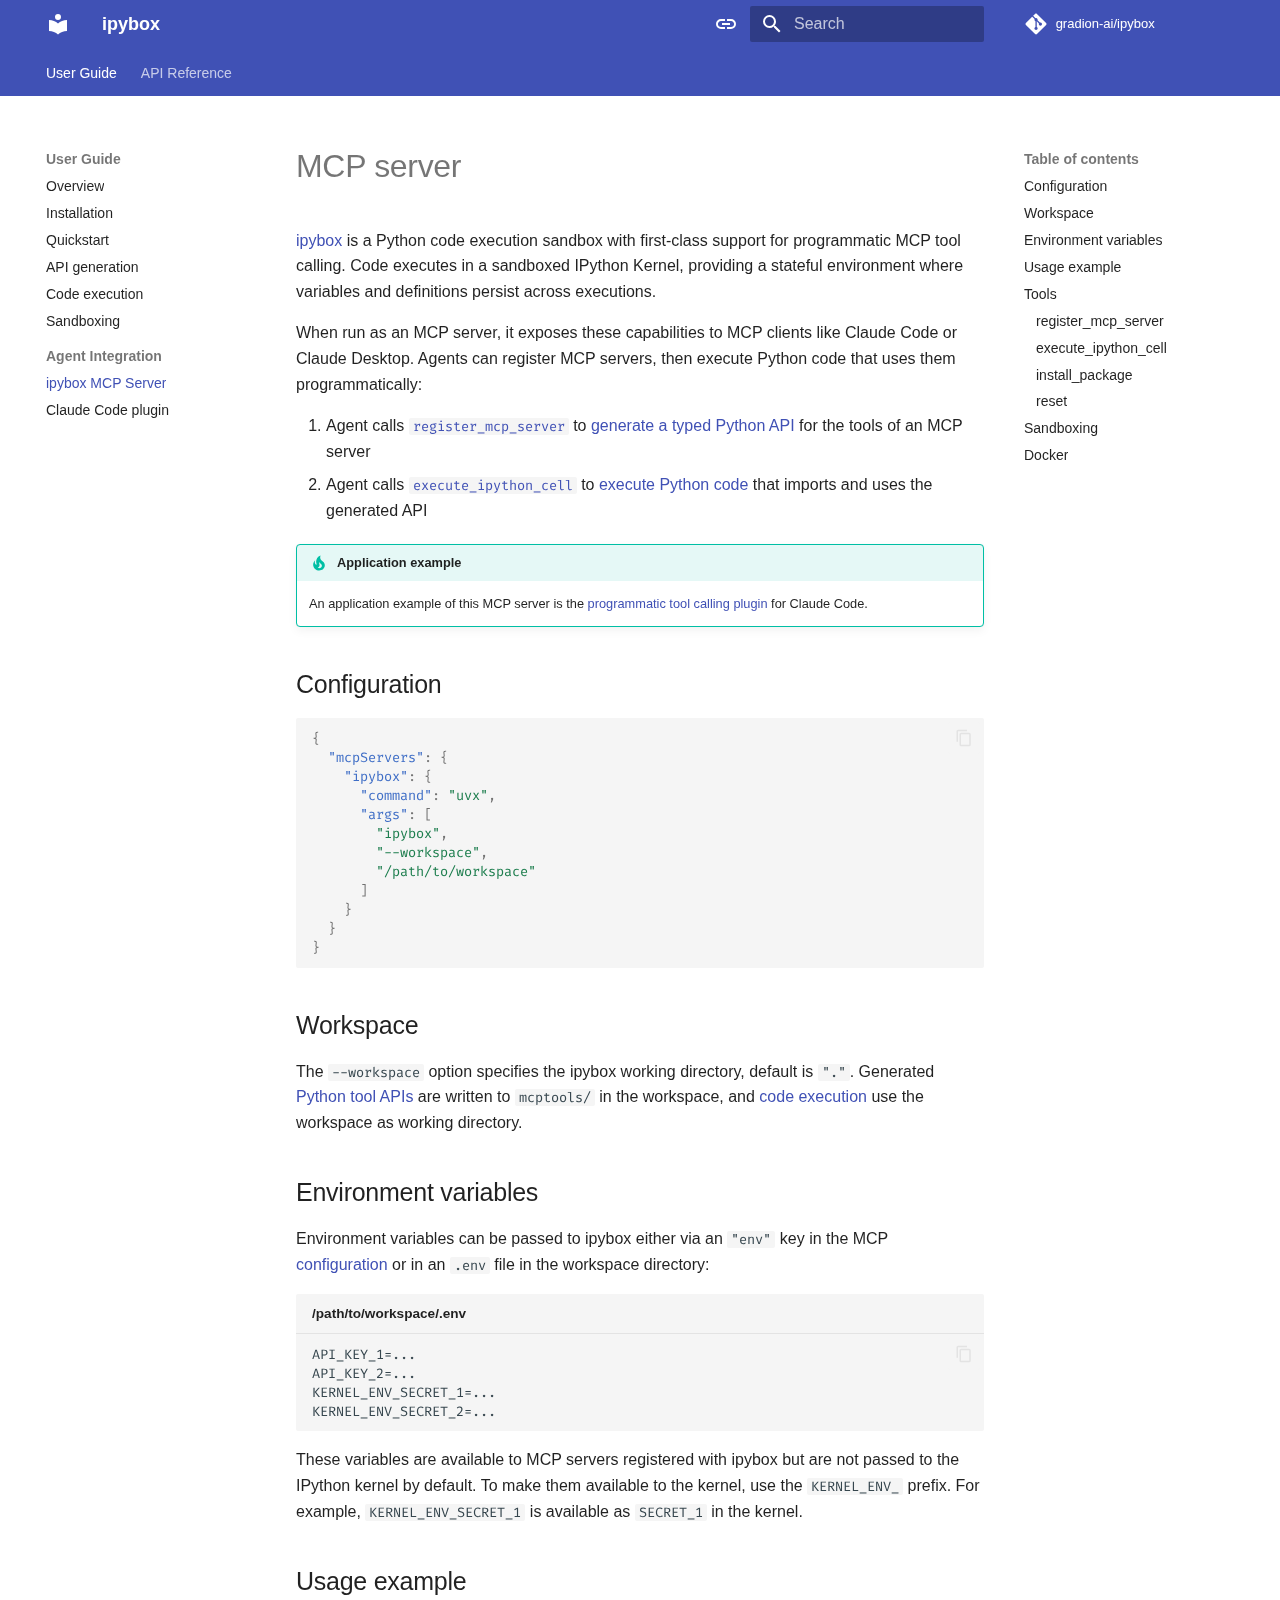
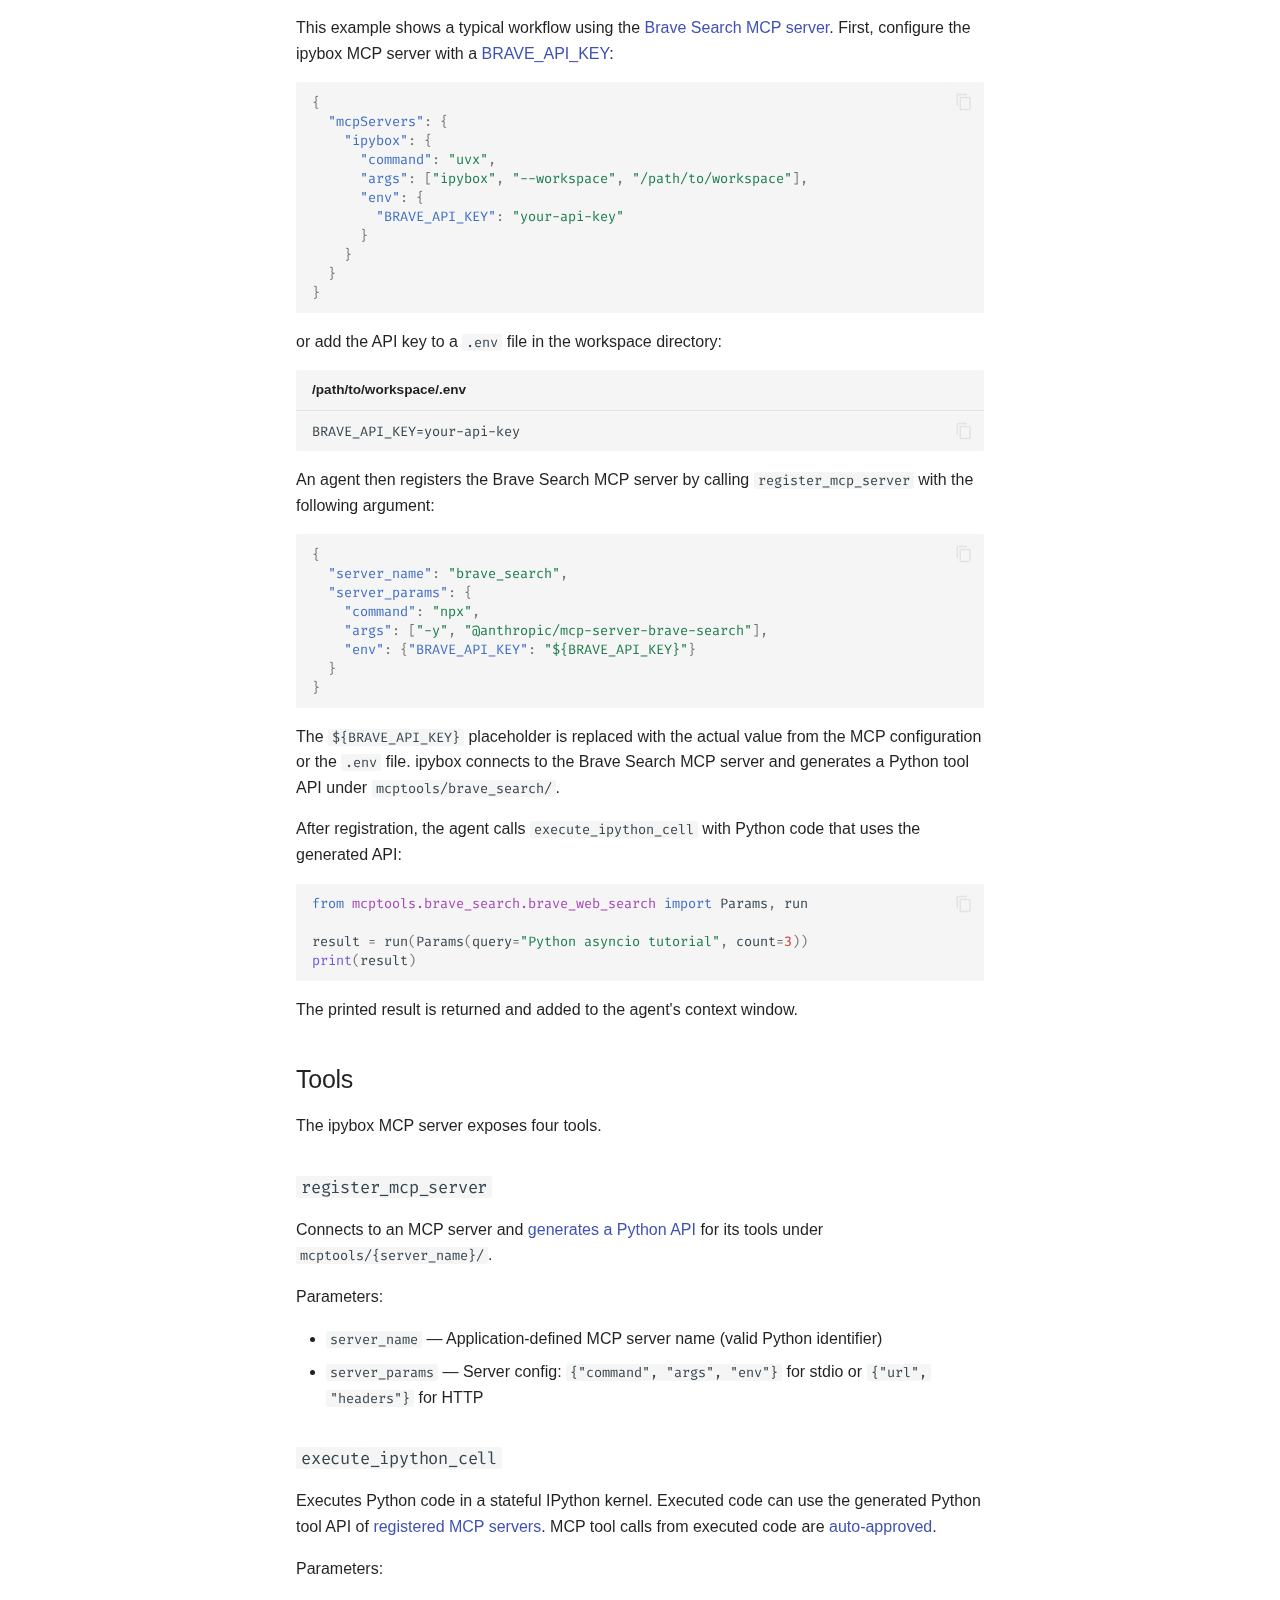
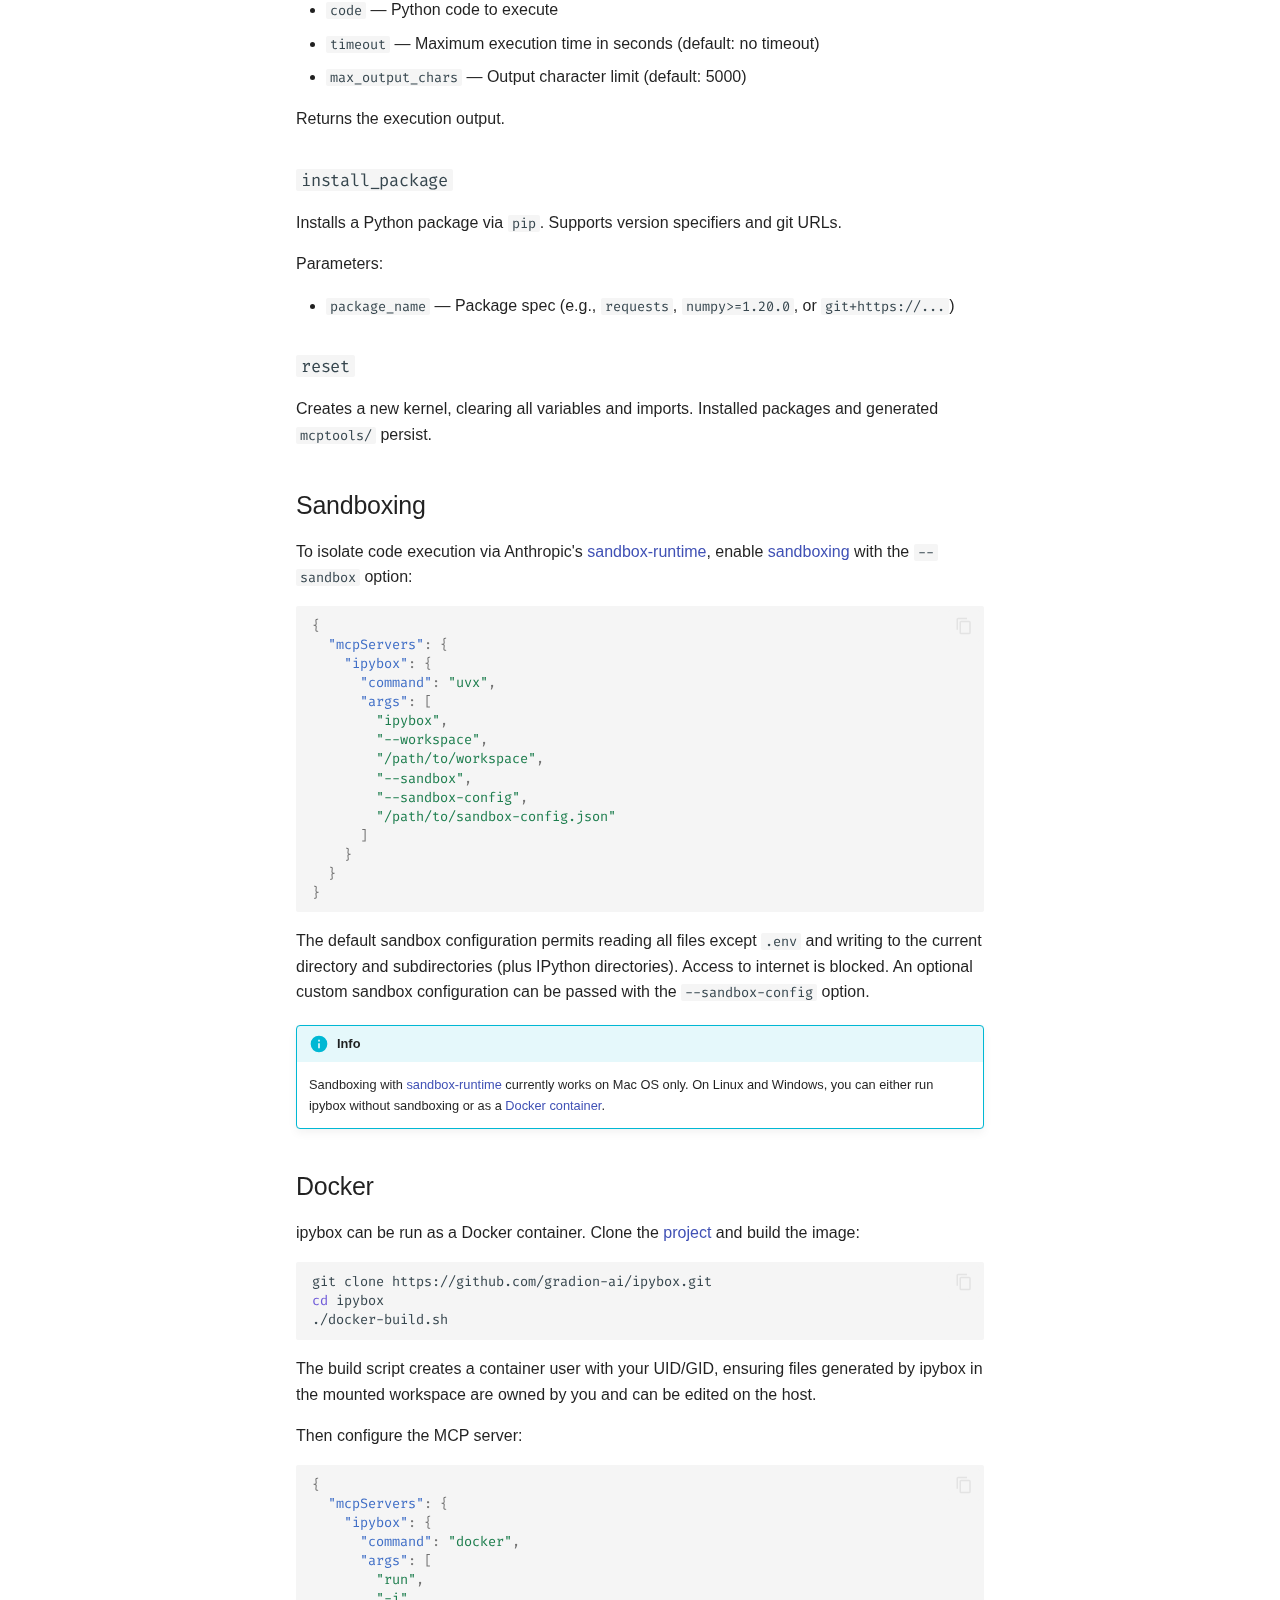
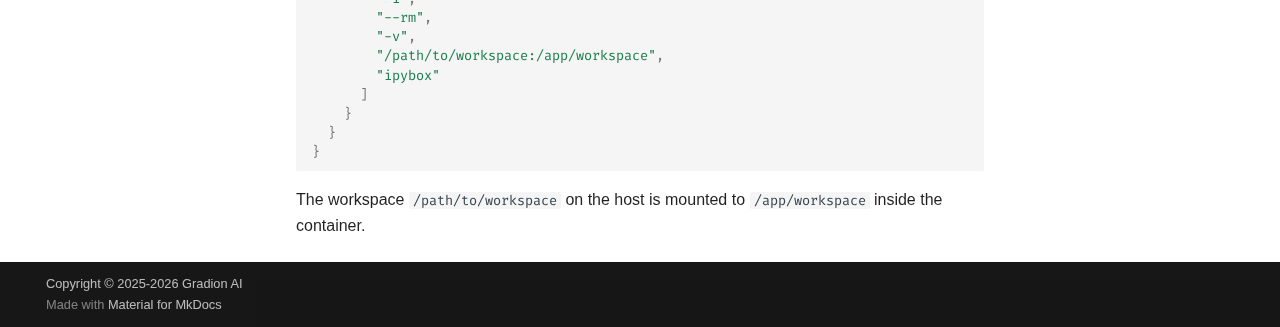
<file: mcp-server/index.html>
<!doctype html>
<html lang="en">
<head>
    <meta charset="utf-8">
    <title>Redirecting...</title>
    <link rel="canonical" href="../mcpserver/">
    <script>var anchor=window.location.hash.substr(1);location.href="../mcpserver/"+(anchor?"#"+anchor:"")</script>
    <meta http-equiv="refresh" content="0; url=../mcpserver/">
</head>
<body>
You're being redirected to a <a href="../mcpserver/">new destination</a>.
</body>
</html>
</file>
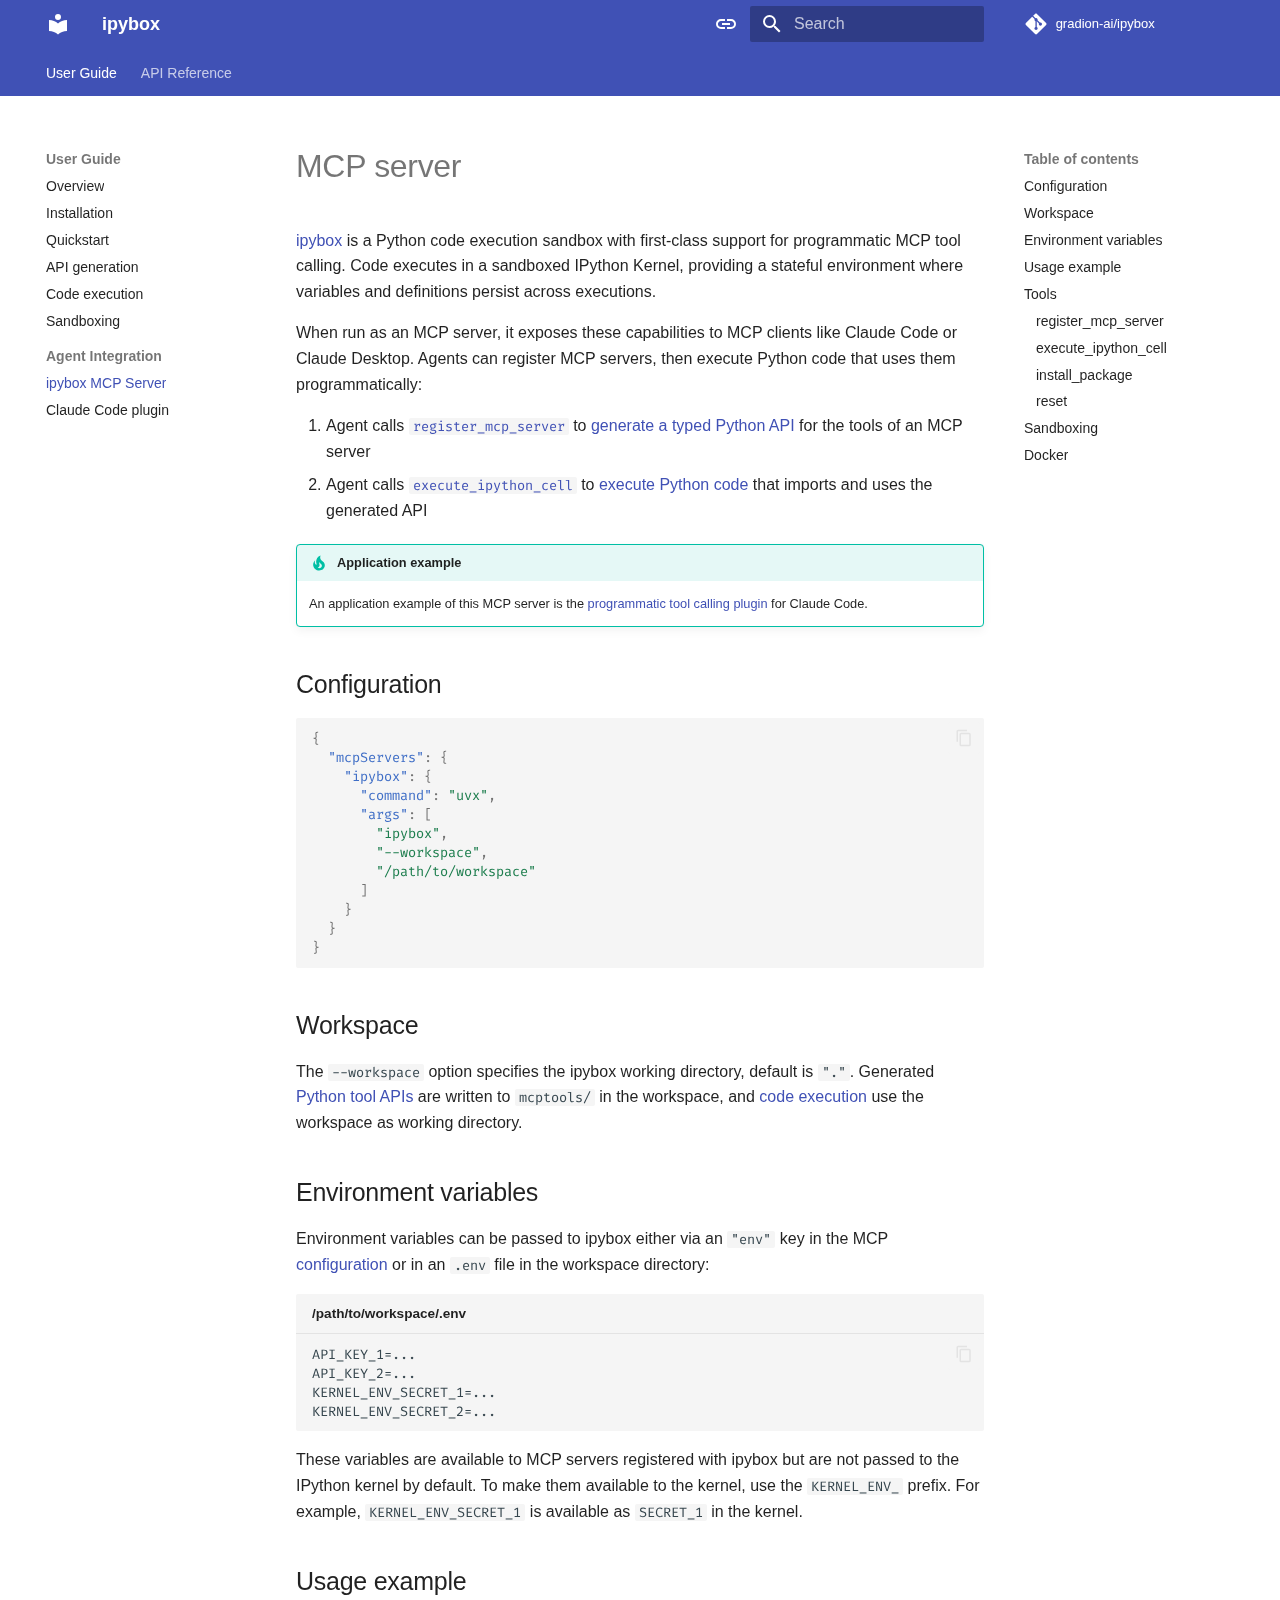
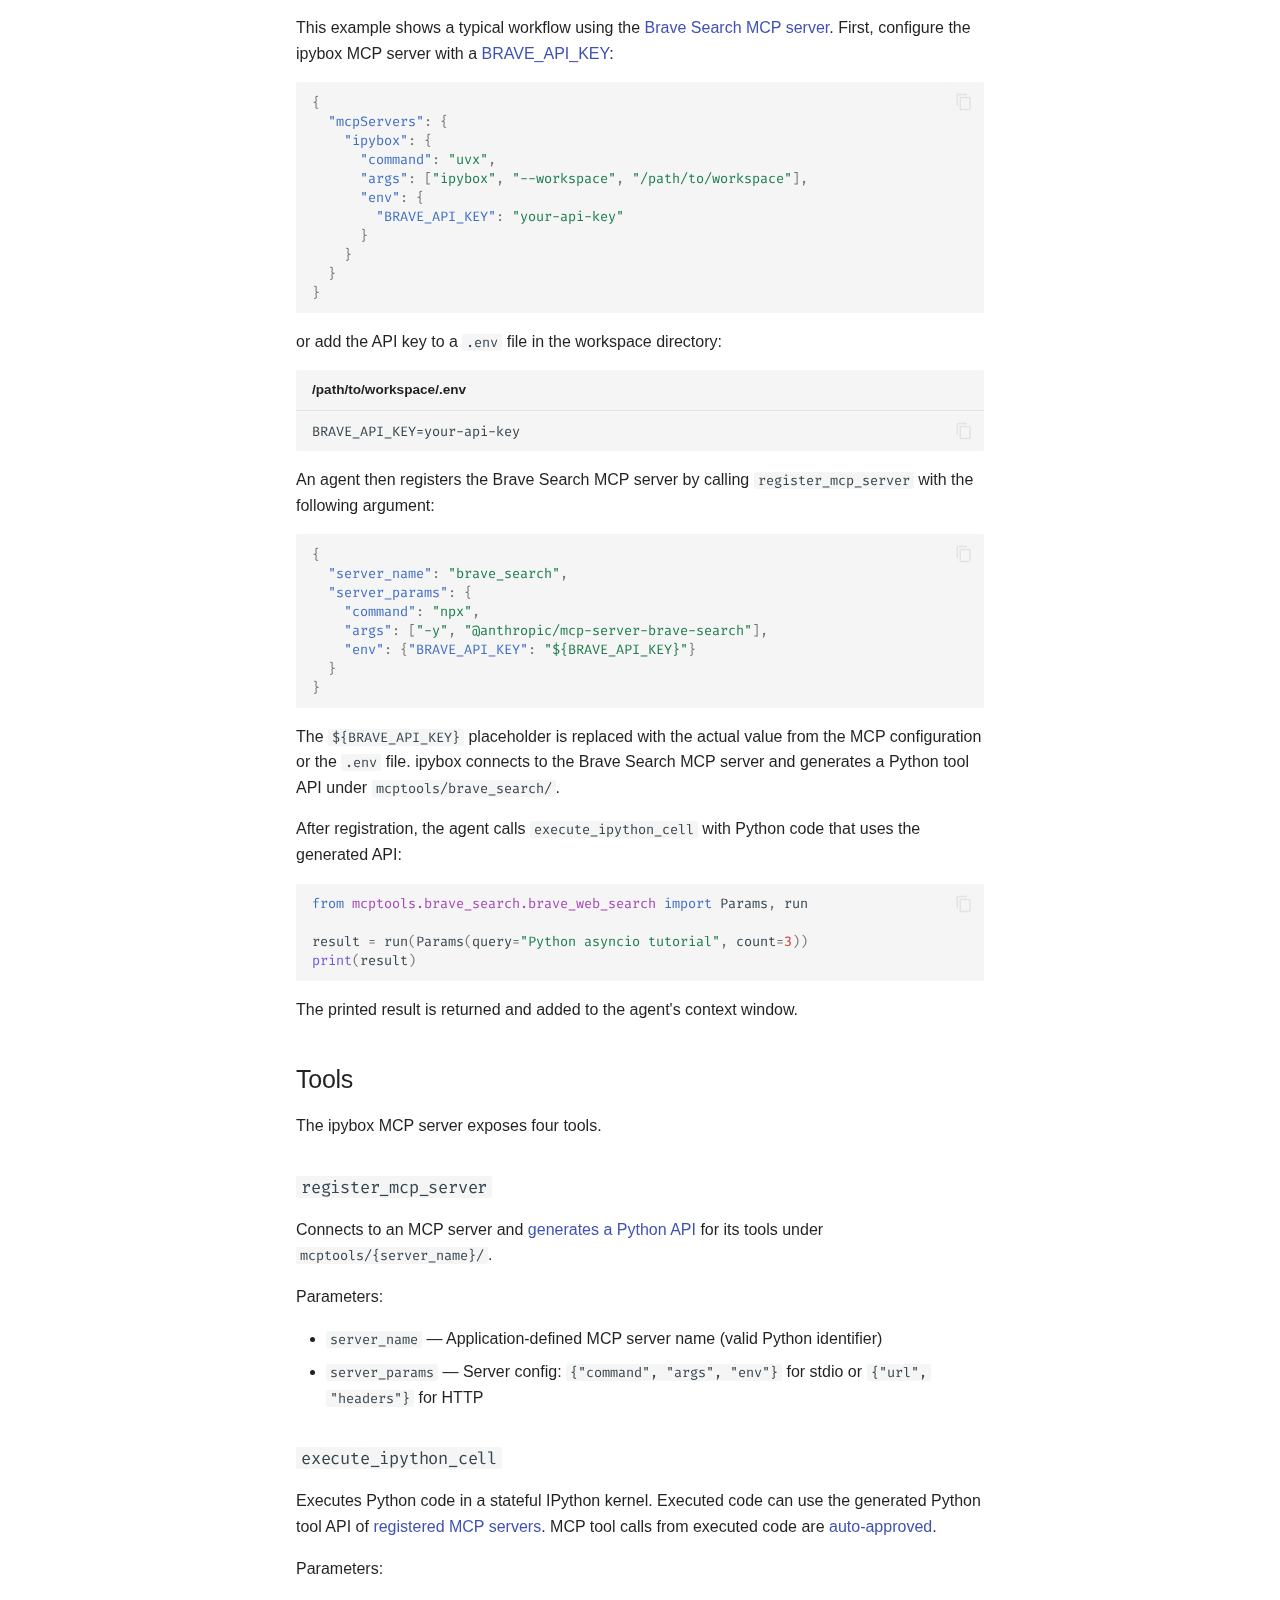
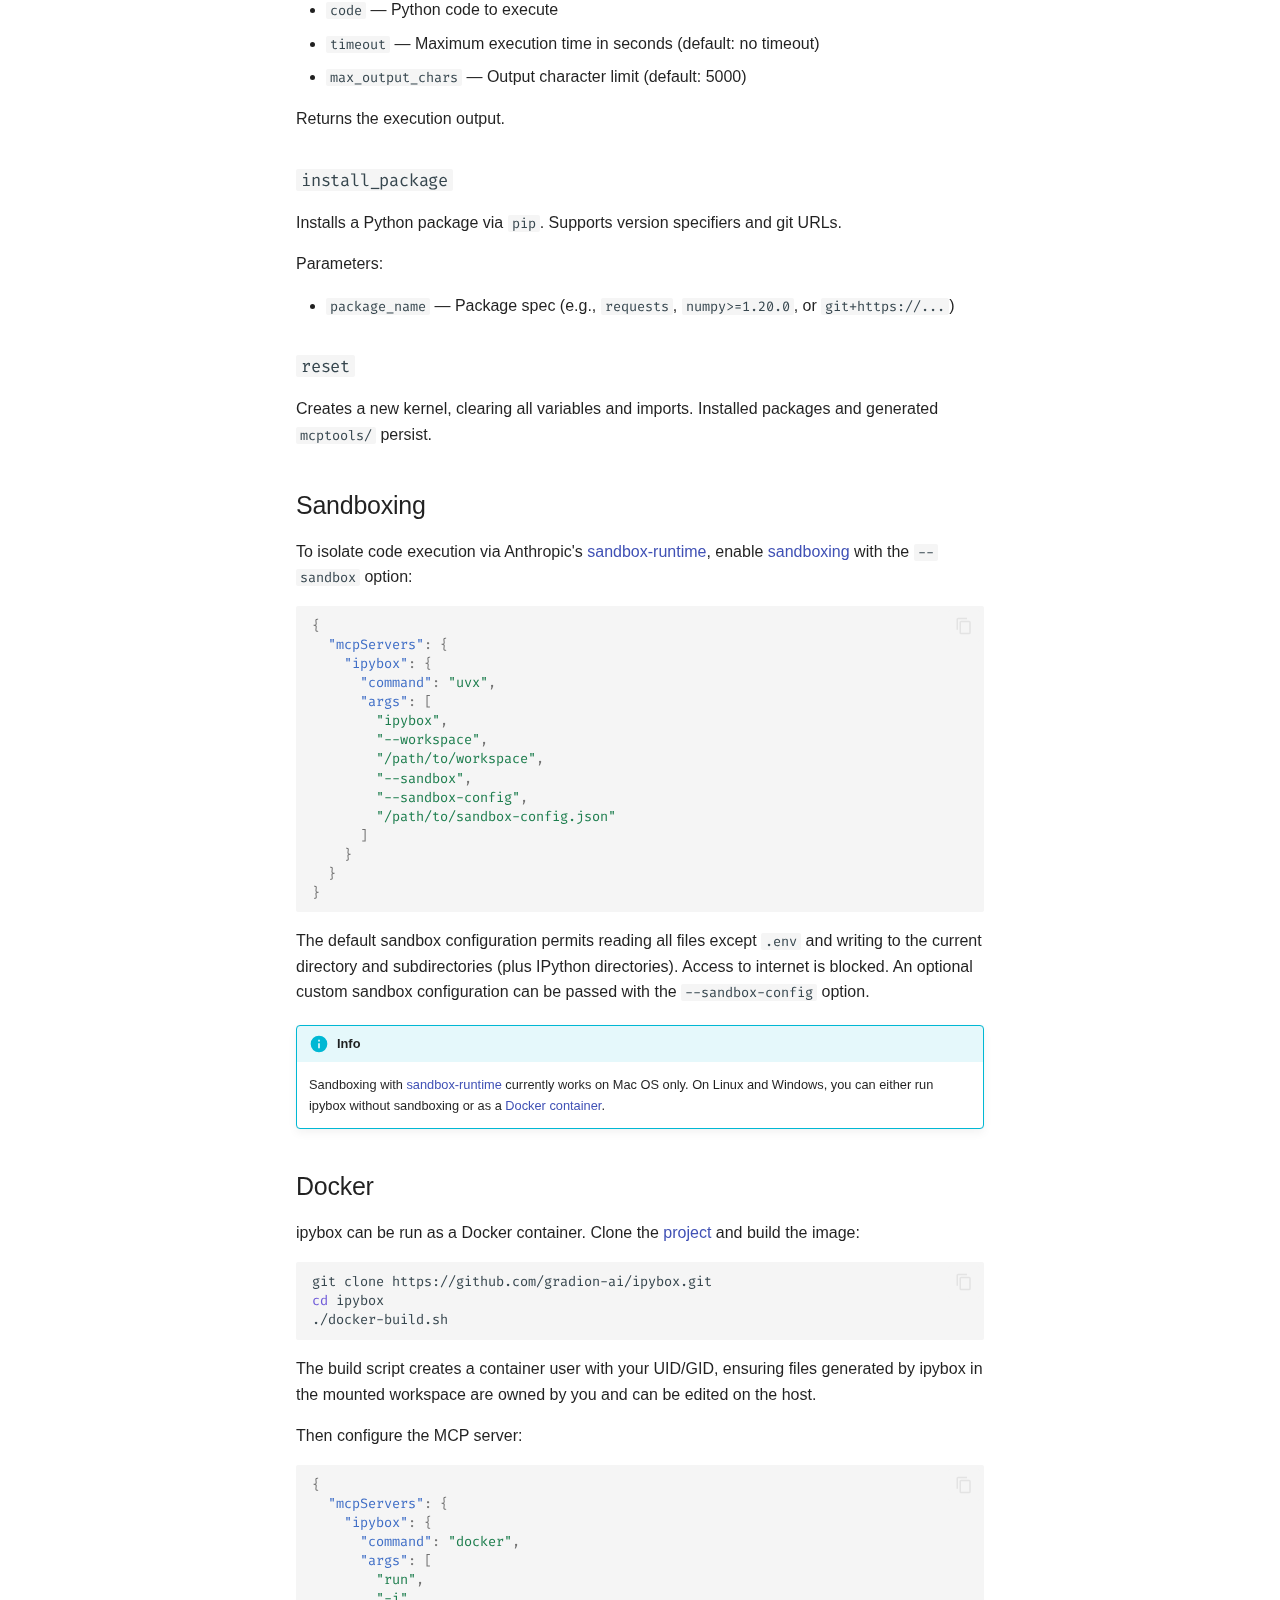
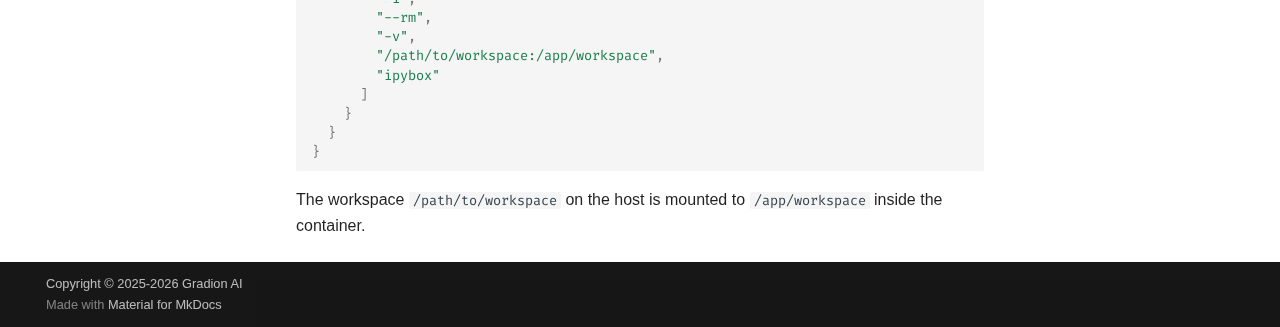
<file: mcpserver/index.html>
<!doctype html>
<html lang="en" class="no-js">
  <head>
    
      <meta charset="utf-8">
      <meta name="viewport" content="width=device-width,initial-scale=1">
      
        <meta name="description" content="ipybox">
      
      
      
        <link rel="canonical" href="https://gradion-ai.github.io/ipybox/mcpserver/">
      
      
        <link rel="prev" href="../sandbox/">
      
      
        <link rel="next" href="../ccplugin/">
      
      
        
      
      
      <link rel="icon" href="../assets/images/favicon.png">
      <meta name="generator" content="mkdocs-1.6.1, mkdocs-material-9.7.0">
    
    
      
        <title>ipybox MCP Server - ipybox</title>
      
    
    
      <link rel="stylesheet" href="../assets/stylesheets/main.618322db.min.css">
      
        
        <link rel="stylesheet" href="../assets/stylesheets/palette.ab4e12ef.min.css">
      
      


    
    
      
    
    
      
        
        
        <link rel="preconnect" href="https://fonts.gstatic.com" crossorigin>
        <link rel="stylesheet" href="https://fonts.googleapis.com/css?family=Fira:300,300i,400,400i,700,700i%7CFira+Code:400,400i,700,700i&display=fallback">
        <style>:root{--md-text-font:"Fira";--md-code-font:"Fira Code"}</style>
      
    
    
      <link rel="stylesheet" href="../assets/_mkdocstrings.css">
    
      <link rel="stylesheet" href="../stylesheets/extra.css">
    
    <script>__md_scope=new URL("..",location),__md_hash=e=>[...e].reduce(((e,_)=>(e<<5)-e+_.charCodeAt(0)),0),__md_get=(e,_=localStorage,t=__md_scope)=>JSON.parse(_.getItem(t.pathname+"."+e)),__md_set=(e,_,t=localStorage,a=__md_scope)=>{try{t.setItem(a.pathname+"."+e,JSON.stringify(_))}catch(e){}}</script>
    
      

    
    
  </head>
  
  
    
    
      
    
    
    
    
    <body dir="ltr" data-md-color-scheme="default" data-md-color-primary="indigo" data-md-color-accent="indigo">
  
    
    <input class="md-toggle" data-md-toggle="drawer" type="checkbox" id="__drawer" autocomplete="off">
    <input class="md-toggle" data-md-toggle="search" type="checkbox" id="__search" autocomplete="off">
    <label class="md-overlay" for="__drawer"></label>
    <div data-md-component="skip">
      
        
        <a href="#mcp-server" class="md-skip">
          Skip to content
        </a>
      
    </div>
    <div data-md-component="announce">
      
    </div>
    
    
      

<header class="md-header" data-md-component="header">
  <nav class="md-header__inner md-grid" aria-label="Header">
    <a href=".." title="ipybox" class="md-header__button md-logo" aria-label="ipybox" data-md-component="logo">
      
  
  <svg xmlns="http://www.w3.org/2000/svg" viewBox="0 0 24 24"><path d="M12 8a3 3 0 0 0 3-3 3 3 0 0 0-3-3 3 3 0 0 0-3 3 3 3 0 0 0 3 3m0 3.54C9.64 9.35 6.5 8 3 8v11c3.5 0 6.64 1.35 9 3.54 2.36-2.19 5.5-3.54 9-3.54V8c-3.5 0-6.64 1.35-9 3.54"/></svg>

    </a>
    <label class="md-header__button md-icon" for="__drawer">
      
      <svg xmlns="http://www.w3.org/2000/svg" viewBox="0 0 24 24"><path d="M3 6h18v2H3zm0 5h18v2H3zm0 5h18v2H3z"/></svg>
    </label>
    <div class="md-header__title" data-md-component="header-title">
      <div class="md-header__ellipsis">
        <div class="md-header__topic">
          <span class="md-ellipsis">
            ipybox
          </span>
        </div>
        <div class="md-header__topic" data-md-component="header-topic">
          <span class="md-ellipsis">
            
              ipybox MCP Server
            
          </span>
        </div>
      </div>
    </div>
    
      
        <form class="md-header__option" data-md-component="palette">
  
    
    
    
    <input class="md-option" data-md-color-media="(prefers-color-scheme)" data-md-color-scheme="default" data-md-color-primary="indigo" data-md-color-accent="indigo"  aria-label="Switch to light mode"  type="radio" name="__palette" id="__palette_0">
    
      <label class="md-header__button md-icon" title="Switch to light mode" for="__palette_1" hidden>
        <svg xmlns="http://www.w3.org/2000/svg" viewBox="0 0 24 24"><path d="M3.9 12c0-1.71 1.39-3.1 3.1-3.1h4V7H7a5 5 0 0 0-5 5 5 5 0 0 0 5 5h4v-1.9H7c-1.71 0-3.1-1.39-3.1-3.1M8 13h8v-2H8zm9-6h-4v1.9h4c1.71 0 3.1 1.39 3.1 3.1s-1.39 3.1-3.1 3.1h-4V17h4a5 5 0 0 0 5-5 5 5 0 0 0-5-5"/></svg>
      </label>
    
  
    
    
    
    <input class="md-option" data-md-color-media="(prefers-color-scheme: light)" data-md-color-scheme="default" data-md-color-primary="indigo" data-md-color-accent="indigo"  aria-label="Switch to dark mode"  type="radio" name="__palette" id="__palette_1">
    
      <label class="md-header__button md-icon" title="Switch to dark mode" for="__palette_2" hidden>
        <svg xmlns="http://www.w3.org/2000/svg" viewBox="0 0 24 24"><path d="M17 7H7a5 5 0 0 0-5 5 5 5 0 0 0 5 5h10a5 5 0 0 0 5-5 5 5 0 0 0-5-5m0 8a3 3 0 0 1-3-3 3 3 0 0 1 3-3 3 3 0 0 1 3 3 3 3 0 0 1-3 3"/></svg>
      </label>
    
  
    
    
    
    <input class="md-option" data-md-color-media="(prefers-color-scheme: dark)" data-md-color-scheme="slate" data-md-color-primary="black" data-md-color-accent="indigo"  aria-label="Switch to system preference"  type="radio" name="__palette" id="__palette_2">
    
      <label class="md-header__button md-icon" title="Switch to system preference" for="__palette_0" hidden>
        <svg xmlns="http://www.w3.org/2000/svg" viewBox="0 0 24 24"><path d="M17 7H7a5 5 0 0 0-5 5 5 5 0 0 0 5 5h10a5 5 0 0 0 5-5 5 5 0 0 0-5-5M7 15a3 3 0 0 1-3-3 3 3 0 0 1 3-3 3 3 0 0 1 3 3 3 3 0 0 1-3 3"/></svg>
      </label>
    
  
</form>
      
    
    
      <script>var palette=__md_get("__palette");if(palette&&palette.color){if("(prefers-color-scheme)"===palette.color.media){var media=matchMedia("(prefers-color-scheme: light)"),input=document.querySelector(media.matches?"[data-md-color-media='(prefers-color-scheme: light)']":"[data-md-color-media='(prefers-color-scheme: dark)']");palette.color.media=input.getAttribute("data-md-color-media"),palette.color.scheme=input.getAttribute("data-md-color-scheme"),palette.color.primary=input.getAttribute("data-md-color-primary"),palette.color.accent=input.getAttribute("data-md-color-accent")}for(var[key,value]of Object.entries(palette.color))document.body.setAttribute("data-md-color-"+key,value)}</script>
    
    
    
      
      
        <label class="md-header__button md-icon" for="__search">
          
          <svg xmlns="http://www.w3.org/2000/svg" viewBox="0 0 24 24"><path d="M9.5 3A6.5 6.5 0 0 1 16 9.5c0 1.61-.59 3.09-1.56 4.23l.27.27h.79l5 5-1.5 1.5-5-5v-.79l-.27-.27A6.52 6.52 0 0 1 9.5 16 6.5 6.5 0 0 1 3 9.5 6.5 6.5 0 0 1 9.5 3m0 2C7 5 5 7 5 9.5S7 14 9.5 14 14 12 14 9.5 12 5 9.5 5"/></svg>
        </label>
        <div class="md-search" data-md-component="search" role="dialog">
  <label class="md-search__overlay" for="__search"></label>
  <div class="md-search__inner" role="search">
    <form class="md-search__form" name="search">
      <input type="text" class="md-search__input" name="query" aria-label="Search" placeholder="Search" autocapitalize="off" autocorrect="off" autocomplete="off" spellcheck="false" data-md-component="search-query" required>
      <label class="md-search__icon md-icon" for="__search">
        
        <svg xmlns="http://www.w3.org/2000/svg" viewBox="0 0 24 24"><path d="M9.5 3A6.5 6.5 0 0 1 16 9.5c0 1.61-.59 3.09-1.56 4.23l.27.27h.79l5 5-1.5 1.5-5-5v-.79l-.27-.27A6.52 6.52 0 0 1 9.5 16 6.5 6.5 0 0 1 3 9.5 6.5 6.5 0 0 1 9.5 3m0 2C7 5 5 7 5 9.5S7 14 9.5 14 14 12 14 9.5 12 5 9.5 5"/></svg>
        
        <svg xmlns="http://www.w3.org/2000/svg" viewBox="0 0 24 24"><path d="M20 11v2H8l5.5 5.5-1.42 1.42L4.16 12l7.92-7.92L13.5 5.5 8 11z"/></svg>
      </label>
      <nav class="md-search__options" aria-label="Search">
        
        <button type="reset" class="md-search__icon md-icon" title="Clear" aria-label="Clear" tabindex="-1">
          
          <svg xmlns="http://www.w3.org/2000/svg" viewBox="0 0 24 24"><path d="M19 6.41 17.59 5 12 10.59 6.41 5 5 6.41 10.59 12 5 17.59 6.41 19 12 13.41 17.59 19 19 17.59 13.41 12z"/></svg>
        </button>
      </nav>
      
        <div class="md-search__suggest" data-md-component="search-suggest"></div>
      
    </form>
    <div class="md-search__output">
      <div class="md-search__scrollwrap" tabindex="0" data-md-scrollfix>
        <div class="md-search-result" data-md-component="search-result">
          <div class="md-search-result__meta">
            Initializing search
          </div>
          <ol class="md-search-result__list" role="presentation"></ol>
        </div>
      </div>
    </div>
  </div>
</div>
      
    
    
      <div class="md-header__source">
        <a href="https://github.com/gradion-ai/ipybox" title="Go to repository" class="md-source" data-md-component="source">
  <div class="md-source__icon md-icon">
    
    <svg xmlns="http://www.w3.org/2000/svg" viewBox="0 0 448 512"><!--! Font Awesome Free 7.1.0 by @fontawesome - https://fontawesome.com License - https://fontawesome.com/license/free (Icons: CC BY 4.0, Fonts: SIL OFL 1.1, Code: MIT License) Copyright 2025 Fonticons, Inc.--><path d="M439.6 236.1 244 40.5c-5.4-5.5-12.8-8.5-20.4-8.5s-15 3-20.4 8.4L162.5 81l51.5 51.5c27.1-9.1 52.7 16.8 43.4 43.7l49.7 49.7c34.2-11.8 61.2 31 35.5 56.7-26.5 26.5-70.2-2.9-56-37.3L240.3 199v121.9c25.3 12.5 22.3 41.8 9.1 55-6.4 6.4-15.2 10.1-24.3 10.1s-17.8-3.6-24.3-10.1c-17.6-17.6-11.1-46.9 11.2-56v-123c-20.8-8.5-24.6-30.7-18.6-45L142.6 101 8.5 235.1C3 240.6 0 247.9 0 255.5s3 15 8.5 20.4l195.6 195.7c5.4 5.4 12.7 8.4 20.4 8.4s15-3 20.4-8.4l194.7-194.7c5.4-5.4 8.4-12.8 8.4-20.4s-3-15-8.4-20.4"/></svg>
  </div>
  <div class="md-source__repository">
    gradion-ai/ipybox
  </div>
</a>
      </div>
    
  </nav>
  
</header>
    
    <div class="md-container" data-md-component="container">
      
      
        
          
            
<nav class="md-tabs" aria-label="Tabs" data-md-component="tabs">
  <div class="md-grid">
    <ul class="md-tabs__list">
      
        
  
  
  
    
  
  
    
    
      <li class="md-tabs__item md-tabs__item--active">
        <a href=".." class="md-tabs__link">
          
  
  
  User Guide

        </a>
      </li>
    
  

      
        
  
  
  
  
    
    
      
  
  
  
  
    
    
      <li class="md-tabs__item">
        <a href="../api/code_executor/" class="md-tabs__link">
          
  
  
  API Reference

        </a>
      </li>
    
  

    
  

      
    </ul>
  </div>
</nav>
          
        
      
      <main class="md-main" data-md-component="main">
        <div class="md-main__inner md-grid">
          
            
              
              <div class="md-sidebar md-sidebar--primary" data-md-component="sidebar" data-md-type="navigation" >
                <div class="md-sidebar__scrollwrap">
                  <div class="md-sidebar__inner">
                    


  


<nav class="md-nav md-nav--primary md-nav--lifted" aria-label="Navigation" data-md-level="0">
  <label class="md-nav__title" for="__drawer">
    <a href=".." title="ipybox" class="md-nav__button md-logo" aria-label="ipybox" data-md-component="logo">
      
  
  <svg xmlns="http://www.w3.org/2000/svg" viewBox="0 0 24 24"><path d="M12 8a3 3 0 0 0 3-3 3 3 0 0 0-3-3 3 3 0 0 0-3 3 3 3 0 0 0 3 3m0 3.54C9.64 9.35 6.5 8 3 8v11c3.5 0 6.64 1.35 9 3.54 2.36-2.19 5.5-3.54 9-3.54V8c-3.5 0-6.64 1.35-9 3.54"/></svg>

    </a>
    ipybox
  </label>
  
    <div class="md-nav__source">
      <a href="https://github.com/gradion-ai/ipybox" title="Go to repository" class="md-source" data-md-component="source">
  <div class="md-source__icon md-icon">
    
    <svg xmlns="http://www.w3.org/2000/svg" viewBox="0 0 448 512"><!--! Font Awesome Free 7.1.0 by @fontawesome - https://fontawesome.com License - https://fontawesome.com/license/free (Icons: CC BY 4.0, Fonts: SIL OFL 1.1, Code: MIT License) Copyright 2025 Fonticons, Inc.--><path d="M439.6 236.1 244 40.5c-5.4-5.5-12.8-8.5-20.4-8.5s-15 3-20.4 8.4L162.5 81l51.5 51.5c27.1-9.1 52.7 16.8 43.4 43.7l49.7 49.7c34.2-11.8 61.2 31 35.5 56.7-26.5 26.5-70.2-2.9-56-37.3L240.3 199v121.9c25.3 12.5 22.3 41.8 9.1 55-6.4 6.4-15.2 10.1-24.3 10.1s-17.8-3.6-24.3-10.1c-17.6-17.6-11.1-46.9 11.2-56v-123c-20.8-8.5-24.6-30.7-18.6-45L142.6 101 8.5 235.1C3 240.6 0 247.9 0 255.5s3 15 8.5 20.4l195.6 195.7c5.4 5.4 12.7 8.4 20.4 8.4s15-3 20.4-8.4l194.7-194.7c5.4-5.4 8.4-12.8 8.4-20.4s-3-15-8.4-20.4"/></svg>
  </div>
  <div class="md-source__repository">
    gradion-ai/ipybox
  </div>
</a>
    </div>
  
  <ul class="md-nav__list" data-md-scrollfix>
    
      
      
  
  
    
  
  
  
    
    
    
    
      
        
        
      
      
        
      
    
    
    <li class="md-nav__item md-nav__item--active md-nav__item--section md-nav__item--nested">
      
        
        
        <input class="md-nav__toggle md-toggle " type="checkbox" id="__nav_1" checked>
        
          
          <label class="md-nav__link" for="__nav_1" id="__nav_1_label" tabindex="">
            
  
  
  <span class="md-ellipsis">
    
  
    User Guide
  

    
  </span>
  
  

            <span class="md-nav__icon md-icon"></span>
          </label>
        
        <nav class="md-nav" data-md-level="1" aria-labelledby="__nav_1_label" aria-expanded="true">
          <label class="md-nav__title" for="__nav_1">
            <span class="md-nav__icon md-icon"></span>
            
  
    User Guide
  

          </label>
          <ul class="md-nav__list" data-md-scrollfix>
            
              
                
  
  
  
  
    <li class="md-nav__item">
      <a href=".." class="md-nav__link">
        
  
  
  <span class="md-ellipsis">
    
  
    Overview
  

    
  </span>
  
  

      </a>
    </li>
  

              
            
              
                
  
  
  
  
    <li class="md-nav__item">
      <a href="../installation/" class="md-nav__link">
        
  
  
  <span class="md-ellipsis">
    
  
    Installation
  

    
  </span>
  
  

      </a>
    </li>
  

              
            
              
                
  
  
  
  
    <li class="md-nav__item">
      <a href="../quickstart/" class="md-nav__link">
        
  
  
  <span class="md-ellipsis">
    
  
    Quickstart
  

    
  </span>
  
  

      </a>
    </li>
  

              
            
              
                
  
  
  
  
    <li class="md-nav__item">
      <a href="../apigen/" class="md-nav__link">
        
  
  
  <span class="md-ellipsis">
    
  
    API generation
  

    
  </span>
  
  

      </a>
    </li>
  

              
            
              
                
  
  
  
  
    <li class="md-nav__item">
      <a href="../codeexec/" class="md-nav__link">
        
  
  
  <span class="md-ellipsis">
    
  
    Code execution
  

    
  </span>
  
  

      </a>
    </li>
  

              
            
              
                
  
  
  
  
    <li class="md-nav__item">
      <a href="../sandbox/" class="md-nav__link">
        
  
  
  <span class="md-ellipsis">
    
  
    Sandboxing
  

    
  </span>
  
  

      </a>
    </li>
  

              
            
              
                
  
  
    
  
  
  
    
    
    
    
      
      
        
          
          
        
      
    
    
    <li class="md-nav__item md-nav__item--active md-nav__item--section md-nav__item--nested">
      
        
        
        <input class="md-nav__toggle md-toggle " type="checkbox" id="__nav_1_7" checked>
        
          
          <label class="md-nav__link" for="__nav_1_7" id="__nav_1_7_label" tabindex="">
            
  
  
  <span class="md-ellipsis">
    
  
    Agent Integration
  

    
  </span>
  
  

            <span class="md-nav__icon md-icon"></span>
          </label>
        
        <nav class="md-nav" data-md-level="2" aria-labelledby="__nav_1_7_label" aria-expanded="true">
          <label class="md-nav__title" for="__nav_1_7">
            <span class="md-nav__icon md-icon"></span>
            
  
    Agent Integration
  

          </label>
          <ul class="md-nav__list" data-md-scrollfix>
            
              
                
  
  
    
  
  
  
    <li class="md-nav__item md-nav__item--active">
      
      <input class="md-nav__toggle md-toggle" type="checkbox" id="__toc">
      
      
        
      
      
        <label class="md-nav__link md-nav__link--active" for="__toc">
          
  
  
  <span class="md-ellipsis">
    
  
    ipybox MCP Server
  

    
  </span>
  
  

          <span class="md-nav__icon md-icon"></span>
        </label>
      
      <a href="./" class="md-nav__link md-nav__link--active">
        
  
  
  <span class="md-ellipsis">
    
  
    ipybox MCP Server
  

    
  </span>
  
  

      </a>
      
        

<nav class="md-nav md-nav--secondary" aria-label="Table of contents">
  
  
  
    
  
  
    <label class="md-nav__title" for="__toc">
      <span class="md-nav__icon md-icon"></span>
      Table of contents
    </label>
    <ul class="md-nav__list" data-md-component="toc" data-md-scrollfix>
      
        <li class="md-nav__item">
  <a href="#configuration" class="md-nav__link">
    <span class="md-ellipsis">
      
        Configuration
      
    </span>
  </a>
  
</li>
      
        <li class="md-nav__item">
  <a href="#workspace" class="md-nav__link">
    <span class="md-ellipsis">
      
        Workspace
      
    </span>
  </a>
  
</li>
      
        <li class="md-nav__item">
  <a href="#environment-variables" class="md-nav__link">
    <span class="md-ellipsis">
      
        Environment variables
      
    </span>
  </a>
  
</li>
      
        <li class="md-nav__item">
  <a href="#usage-example" class="md-nav__link">
    <span class="md-ellipsis">
      
        Usage example
      
    </span>
  </a>
  
</li>
      
        <li class="md-nav__item">
  <a href="#tools" class="md-nav__link">
    <span class="md-ellipsis">
      
        Tools
      
    </span>
  </a>
  
    <nav class="md-nav" aria-label="Tools">
      <ul class="md-nav__list">
        
          <li class="md-nav__item">
  <a href="#register_mcp_server" class="md-nav__link">
    <span class="md-ellipsis">
      
        register_mcp_server
      
    </span>
  </a>
  
</li>
        
          <li class="md-nav__item">
  <a href="#execute_ipython_cell" class="md-nav__link">
    <span class="md-ellipsis">
      
        execute_ipython_cell
      
    </span>
  </a>
  
</li>
        
          <li class="md-nav__item">
  <a href="#install_package" class="md-nav__link">
    <span class="md-ellipsis">
      
        install_package
      
    </span>
  </a>
  
</li>
        
          <li class="md-nav__item">
  <a href="#reset" class="md-nav__link">
    <span class="md-ellipsis">
      
        reset
      
    </span>
  </a>
  
</li>
        
      </ul>
    </nav>
  
</li>
      
        <li class="md-nav__item">
  <a href="#sandboxing" class="md-nav__link">
    <span class="md-ellipsis">
      
        Sandboxing
      
    </span>
  </a>
  
</li>
      
        <li class="md-nav__item">
  <a href="#docker" class="md-nav__link">
    <span class="md-ellipsis">
      
        Docker
      
    </span>
  </a>
  
</li>
      
    </ul>
  
</nav>
      
    </li>
  

              
            
              
                
  
  
  
  
    <li class="md-nav__item">
      <a href="../ccplugin/" class="md-nav__link">
        
  
  
  <span class="md-ellipsis">
    
  
    Claude Code plugin
  

    
  </span>
  
  

      </a>
    </li>
  

              
            
          </ul>
        </nav>
      
    </li>
  

              
            
          </ul>
        </nav>
      
    </li>
  

    
      
      
  
  
  
  
    
    
    
    
      
      
        
      
    
    
    <li class="md-nav__item md-nav__item--nested">
      
        
        
        <input class="md-nav__toggle md-toggle " type="checkbox" id="__nav_2" >
        
          
          <label class="md-nav__link" for="__nav_2" id="__nav_2_label" tabindex="0">
            
  
  
  <span class="md-ellipsis">
    
  
    API Reference
  

    
  </span>
  
  

            <span class="md-nav__icon md-icon"></span>
          </label>
        
        <nav class="md-nav" data-md-level="1" aria-labelledby="__nav_2_label" aria-expanded="false">
          <label class="md-nav__title" for="__nav_2">
            <span class="md-nav__icon md-icon"></span>
            
  
    API Reference
  

          </label>
          <ul class="md-nav__list" data-md-scrollfix>
            
              
                
  
  
  
  
    
    
    
    
      
      
        
      
    
    
    <li class="md-nav__item md-nav__item--nested">
      
        
        
        <input class="md-nav__toggle md-toggle " type="checkbox" id="__nav_2_1" >
        
          
          <label class="md-nav__link" for="__nav_2_1" id="__nav_2_1_label" tabindex="0">
            
  
  
  <span class="md-ellipsis">
    
  
    High-level API
  

    
  </span>
  
  

            <span class="md-nav__icon md-icon"></span>
          </label>
        
        <nav class="md-nav" data-md-level="2" aria-labelledby="__nav_2_1_label" aria-expanded="false">
          <label class="md-nav__title" for="__nav_2_1">
            <span class="md-nav__icon md-icon"></span>
            
  
    High-level API
  

          </label>
          <ul class="md-nav__list" data-md-scrollfix>
            
              
                
  
  
  
  
    <li class="md-nav__item">
      <a href="../api/code_executor/" class="md-nav__link">
        
  
  
  <span class="md-ellipsis">
    
  
    Code Executor
  

    
  </span>
  
  

      </a>
    </li>
  

              
            
          </ul>
        </nav>
      
    </li>
  

              
            
              
                
  
  
  
  
    
    
    
    
      
      
        
      
    
    
    <li class="md-nav__item md-nav__item--nested">
      
        
        
        <input class="md-nav__toggle md-toggle " type="checkbox" id="__nav_2_2" >
        
          
          <label class="md-nav__link" for="__nav_2_2" id="__nav_2_2_label" tabindex="0">
            
  
  
  <span class="md-ellipsis">
    
  
    Low-level API
  

    
  </span>
  
  

            <span class="md-nav__icon md-icon"></span>
          </label>
        
        <nav class="md-nav" data-md-level="2" aria-labelledby="__nav_2_2_label" aria-expanded="false">
          <label class="md-nav__title" for="__nav_2_2">
            <span class="md-nav__icon md-icon"></span>
            
  
    Low-level API
  

          </label>
          <ul class="md-nav__list" data-md-scrollfix>
            
              
                
  
  
  
  
    <li class="md-nav__item">
      <a href="../api/tool_executor/" class="md-nav__link">
        
  
  
  <span class="md-ellipsis">
    
  
    Tool Executor
  

    
  </span>
  
  

      </a>
    </li>
  

              
            
              
                
  
  
  
  
    <li class="md-nav__item">
      <a href="../api/kernel_manager/" class="md-nav__link">
        
  
  
  <span class="md-ellipsis">
    
  
    Kernel Manager
  

    
  </span>
  
  

      </a>
    </li>
  

              
            
          </ul>
        </nav>
      
    </li>
  

              
            
          </ul>
        </nav>
      
    </li>
  

    
  </ul>
</nav>
                  </div>
                </div>
              </div>
            
            
              
              <div class="md-sidebar md-sidebar--secondary" data-md-component="sidebar" data-md-type="toc" >
                <div class="md-sidebar__scrollwrap">
                  <div class="md-sidebar__inner">
                    

<nav class="md-nav md-nav--secondary" aria-label="Table of contents">
  
  
  
    
  
  
    <label class="md-nav__title" for="__toc">
      <span class="md-nav__icon md-icon"></span>
      Table of contents
    </label>
    <ul class="md-nav__list" data-md-component="toc" data-md-scrollfix>
      
        <li class="md-nav__item">
  <a href="#configuration" class="md-nav__link">
    <span class="md-ellipsis">
      
        Configuration
      
    </span>
  </a>
  
</li>
      
        <li class="md-nav__item">
  <a href="#workspace" class="md-nav__link">
    <span class="md-ellipsis">
      
        Workspace
      
    </span>
  </a>
  
</li>
      
        <li class="md-nav__item">
  <a href="#environment-variables" class="md-nav__link">
    <span class="md-ellipsis">
      
        Environment variables
      
    </span>
  </a>
  
</li>
      
        <li class="md-nav__item">
  <a href="#usage-example" class="md-nav__link">
    <span class="md-ellipsis">
      
        Usage example
      
    </span>
  </a>
  
</li>
      
        <li class="md-nav__item">
  <a href="#tools" class="md-nav__link">
    <span class="md-ellipsis">
      
        Tools
      
    </span>
  </a>
  
    <nav class="md-nav" aria-label="Tools">
      <ul class="md-nav__list">
        
          <li class="md-nav__item">
  <a href="#register_mcp_server" class="md-nav__link">
    <span class="md-ellipsis">
      
        register_mcp_server
      
    </span>
  </a>
  
</li>
        
          <li class="md-nav__item">
  <a href="#execute_ipython_cell" class="md-nav__link">
    <span class="md-ellipsis">
      
        execute_ipython_cell
      
    </span>
  </a>
  
</li>
        
          <li class="md-nav__item">
  <a href="#install_package" class="md-nav__link">
    <span class="md-ellipsis">
      
        install_package
      
    </span>
  </a>
  
</li>
        
          <li class="md-nav__item">
  <a href="#reset" class="md-nav__link">
    <span class="md-ellipsis">
      
        reset
      
    </span>
  </a>
  
</li>
        
      </ul>
    </nav>
  
</li>
      
        <li class="md-nav__item">
  <a href="#sandboxing" class="md-nav__link">
    <span class="md-ellipsis">
      
        Sandboxing
      
    </span>
  </a>
  
</li>
      
        <li class="md-nav__item">
  <a href="#docker" class="md-nav__link">
    <span class="md-ellipsis">
      
        Docker
      
    </span>
  </a>
  
</li>
      
    </ul>
  
</nav>
                  </div>
                </div>
              </div>
            
          
          
            <div class="md-content" data-md-component="content">
              
              <article class="md-content__inner md-typeset">
                
                  


  
  


<h1 id="mcp-server">MCP server</h1>
<p><a href="../">ipybox</a> is a Python code execution sandbox with first-class support for programmatic MCP tool calling. Code executes in a sandboxed IPython Kernel, providing a stateful environment where variables and definitions persist across executions. </p>
<p>When run as an MCP server, it exposes these capabilities to MCP clients like Claude Code or Claude Desktop. Agents can register MCP servers, then execute Python code that uses them programmatically:</p>
<ol>
<li>Agent calls <a href="#register_mcp_server"><code>register_mcp_server</code></a> to <a href="../apigen/">generate a typed Python API</a> for the tools of an MCP server</li>
<li>Agent calls <a href="#execute_ipython_cell"><code>execute_ipython_cell</code></a> to <a href="../codeexec/">execute Python code</a> that imports and uses the generated API</li>
</ol>
<div class="admonition tip">
<p class="admonition-title">Application example</p>
<p>An application example of this MCP server is the <a href="../ccplugin/">programmatic tool calling plugin</a> for Claude Code.</p>
</div>
<h2 id="configuration">Configuration</h2>
<div class="highlight"><pre><span></span><code><span class="p">{</span>
<span class="w">  </span><span class="nt">&quot;mcpServers&quot;</span><span class="p">:</span><span class="w"> </span><span class="p">{</span>
<span class="w">    </span><span class="nt">&quot;ipybox&quot;</span><span class="p">:</span><span class="w"> </span><span class="p">{</span>
<span class="w">      </span><span class="nt">&quot;command&quot;</span><span class="p">:</span><span class="w"> </span><span class="s2">&quot;uvx&quot;</span><span class="p">,</span>
<span class="w">      </span><span class="nt">&quot;args&quot;</span><span class="p">:</span><span class="w"> </span><span class="p">[</span>
<span class="w">        </span><span class="s2">&quot;ipybox&quot;</span><span class="p">,</span>
<span class="w">        </span><span class="s2">&quot;--workspace&quot;</span><span class="p">,</span>
<span class="w">        </span><span class="s2">&quot;/path/to/workspace&quot;</span>
<span class="w">      </span><span class="p">]</span>
<span class="w">    </span><span class="p">}</span>
<span class="w">  </span><span class="p">}</span>
<span class="p">}</span>
</code></pre></div>
<h2 id="workspace">Workspace</h2>
<p>The <code>--workspace</code> option specifies the ipybox working directory, default is <code>"."</code>. Generated <a href="../apigen/">Python tool APIs</a> are written to <code>mcptools/</code> in the workspace, and <a href="#execute_ipython_cell">code execution</a> use the workspace as working directory.</p>
<h2 id="environment-variables">Environment variables</h2>
<p>Environment variables can be passed to ipybox either via an <code>"env"</code> key in the MCP <a href="#configuration">configuration</a> or in an <code>.env</code> file in the workspace directory:</p>
<div class="highlight"><span class="filename">/path/to/workspace/.env</span><pre><span></span><code>API_KEY_1=...
API_KEY_2=...
KERNEL_ENV_SECRET_1=...
KERNEL_ENV_SECRET_2=...
</code></pre></div>
<p>These variables are available to MCP servers registered with ipybox but are not passed to the IPython kernel by default. To make them available to the kernel, use the <code>KERNEL_ENV_</code> prefix. For example, <code>KERNEL_ENV_SECRET_1</code> is available as <code>SECRET_1</code> in the kernel. </p>
<h2 id="usage-example">Usage example</h2>
<p>This example shows a typical workflow using the <a href="https://github.com/modelcontextprotocol/servers/tree/main/src/brave-search">Brave Search MCP server</a>. First, configure the ipybox MCP server with a <a href="../quickstart/#get-a-brave-api-key">BRAVE_API_KEY</a>:</p>
<div class="highlight"><pre><span></span><code><span class="p">{</span>
<span class="w">  </span><span class="nt">&quot;mcpServers&quot;</span><span class="p">:</span><span class="w"> </span><span class="p">{</span>
<span class="w">    </span><span class="nt">&quot;ipybox&quot;</span><span class="p">:</span><span class="w"> </span><span class="p">{</span>
<span class="w">      </span><span class="nt">&quot;command&quot;</span><span class="p">:</span><span class="w"> </span><span class="s2">&quot;uvx&quot;</span><span class="p">,</span>
<span class="w">      </span><span class="nt">&quot;args&quot;</span><span class="p">:</span><span class="w"> </span><span class="p">[</span><span class="s2">&quot;ipybox&quot;</span><span class="p">,</span><span class="w"> </span><span class="s2">&quot;--workspace&quot;</span><span class="p">,</span><span class="w"> </span><span class="s2">&quot;/path/to/workspace&quot;</span><span class="p">],</span>
<span class="w">      </span><span class="nt">&quot;env&quot;</span><span class="p">:</span><span class="w"> </span><span class="p">{</span>
<span class="w">        </span><span class="nt">&quot;BRAVE_API_KEY&quot;</span><span class="p">:</span><span class="w"> </span><span class="s2">&quot;your-api-key&quot;</span>
<span class="w">      </span><span class="p">}</span>
<span class="w">    </span><span class="p">}</span>
<span class="w">  </span><span class="p">}</span>
<span class="p">}</span>
</code></pre></div>
<p>or add the API key to a <code>.env</code> file in the workspace directory:</p>
<div class="highlight"><span class="filename">/path/to/workspace/.env</span><pre><span></span><code>BRAVE_API_KEY=your-api-key
</code></pre></div>
<p>An agent then registers the Brave Search MCP server by calling <code>register_mcp_server</code> with the following argument:</p>
<div class="highlight"><pre><span></span><code><span class="p">{</span>
<span class="w">  </span><span class="nt">&quot;server_name&quot;</span><span class="p">:</span><span class="w"> </span><span class="s2">&quot;brave_search&quot;</span><span class="p">,</span>
<span class="w">  </span><span class="nt">&quot;server_params&quot;</span><span class="p">:</span><span class="w"> </span><span class="p">{</span>
<span class="w">    </span><span class="nt">&quot;command&quot;</span><span class="p">:</span><span class="w"> </span><span class="s2">&quot;npx&quot;</span><span class="p">,</span>
<span class="w">    </span><span class="nt">&quot;args&quot;</span><span class="p">:</span><span class="w"> </span><span class="p">[</span><span class="s2">&quot;-y&quot;</span><span class="p">,</span><span class="w"> </span><span class="s2">&quot;@anthropic/mcp-server-brave-search&quot;</span><span class="p">],</span>
<span class="w">    </span><span class="nt">&quot;env&quot;</span><span class="p">:</span><span class="w"> </span><span class="p">{</span><span class="nt">&quot;BRAVE_API_KEY&quot;</span><span class="p">:</span><span class="w"> </span><span class="s2">&quot;${BRAVE_API_KEY}&quot;</span><span class="p">}</span>
<span class="w">  </span><span class="p">}</span>
<span class="p">}</span>
</code></pre></div>
<p>The <code>${BRAVE_API_KEY}</code> placeholder is replaced with the actual value from the MCP configuration or the <code>.env</code> file. ipybox connects to the Brave Search MCP server and generates a Python tool API under <code>mcptools/brave_search/</code>. </p>
<p>After registration, the agent calls <code>execute_ipython_cell</code> with Python code that uses the generated API:</p>
<div class="highlight"><pre><span></span><code><span class="kn">from</span><span class="w"> </span><span class="nn">mcptools.brave_search.brave_web_search</span><span class="w"> </span><span class="kn">import</span> <span class="n">Params</span><span class="p">,</span> <span class="n">run</span>

<span class="n">result</span> <span class="o">=</span> <span class="n">run</span><span class="p">(</span><span class="n">Params</span><span class="p">(</span><span class="n">query</span><span class="o">=</span><span class="s2">&quot;Python asyncio tutorial&quot;</span><span class="p">,</span> <span class="n">count</span><span class="o">=</span><span class="mi">3</span><span class="p">))</span>
<span class="nb">print</span><span class="p">(</span><span class="n">result</span><span class="p">)</span>
</code></pre></div>
<p>The printed result is returned and added to the agent's context window.</p>
<h2 id="tools">Tools</h2>
<p>The ipybox MCP server exposes four tools.</p>
<h3 id="register_mcp_server"><code>register_mcp_server</code></h3>
<p>Connects to an MCP server and <a href="../apigen/">generates a Python API</a> for its tools under <code>mcptools/{server_name}/</code>.</p>
<p>Parameters:</p>
<ul>
<li><code>server_name</code> — Application-defined MCP server name (valid Python identifier)</li>
<li><code>server_params</code> — Server config: <code>{"command", "args", "env"}</code> for stdio or <code>{"url", "headers"}</code> for HTTP</li>
</ul>
<h3 id="execute_ipython_cell"><code>execute_ipython_cell</code></h3>
<p>Executes Python code in a stateful IPython kernel. Executed code can use the generated Python tool API of <a href="#register_mcp_server">registered MCP servers</a>. MCP tool calls from executed code are <a href="../codeexec/#basic-execution">auto-approved</a>.</p>
<p>Parameters:</p>
<ul>
<li><code>code</code> — Python code to execute</li>
<li><code>timeout</code> — Maximum execution time in seconds (default: no timeout)</li>
<li><code>max_output_chars</code> — Output character limit (default: 5000)</li>
</ul>
<p>Returns the execution output.</p>
<h3 id="install_package"><code>install_package</code></h3>
<p>Installs a Python package via <code>pip</code>. Supports version specifiers and git URLs.</p>
<p>Parameters:</p>
<ul>
<li><code>package_name</code> — Package spec (e.g., <code>requests</code>, <code>numpy&gt;=1.20.0</code>, or <code>git+https://...</code>)</li>
</ul>
<h3 id="reset"><code>reset</code></h3>
<p>Creates a new kernel, clearing all variables and imports. Installed packages and generated <code>mcptools/</code> persist.</p>
<h2 id="sandboxing">Sandboxing</h2>
<p>To isolate code execution via Anthropic's <a href="https://github.com/anthropic-experimental/sandbox-runtime">sandbox-runtime</a>, enable <a href="../sandbox/">sandboxing</a> with the <code>--sandbox</code> option:</p>
<div class="highlight"><pre><span></span><code><span class="p">{</span>
<span class="w">  </span><span class="nt">&quot;mcpServers&quot;</span><span class="p">:</span><span class="w"> </span><span class="p">{</span>
<span class="w">    </span><span class="nt">&quot;ipybox&quot;</span><span class="p">:</span><span class="w"> </span><span class="p">{</span>
<span class="w">      </span><span class="nt">&quot;command&quot;</span><span class="p">:</span><span class="w"> </span><span class="s2">&quot;uvx&quot;</span><span class="p">,</span>
<span class="w">      </span><span class="nt">&quot;args&quot;</span><span class="p">:</span><span class="w"> </span><span class="p">[</span>
<span class="w">        </span><span class="s2">&quot;ipybox&quot;</span><span class="p">,</span>
<span class="w">        </span><span class="s2">&quot;--workspace&quot;</span><span class="p">,</span>
<span class="w">        </span><span class="s2">&quot;/path/to/workspace&quot;</span><span class="p">,</span>
<span class="w">        </span><span class="s2">&quot;--sandbox&quot;</span><span class="p">,</span>
<span class="w">        </span><span class="s2">&quot;--sandbox-config&quot;</span><span class="p">,</span>
<span class="w">        </span><span class="s2">&quot;/path/to/sandbox-config.json&quot;</span>
<span class="w">      </span><span class="p">]</span>
<span class="w">    </span><span class="p">}</span>
<span class="w">  </span><span class="p">}</span>
<span class="p">}</span>
</code></pre></div>
<p>The default sandbox configuration permits reading all files except <code>.env</code> and writing to the current directory and subdirectories (plus IPython directories). Access to internet is blocked. An optional custom sandbox configuration can be passed with the <code>--sandbox-config</code> option.</p>
<div class="admonition info">
<p class="admonition-title">Info</p>
<p>Sandboxing with <a href="https://github.com/anthropic-experimental/sandbox-runtime">sandbox-runtime</a> currently works on Mac OS only. On Linux and Windows, you can either run ipybox without sandboxing or as a <a href="#docker">Docker container</a>.</p>
</div>
<h2 id="docker">Docker</h2>
<p>ipybox can be run as a Docker container. Clone the <a href="https://github.com/gradion-ai/ipybox">project</a> and build the image:</p>
<div class="highlight"><pre><span></span><code>git<span class="w"> </span>clone<span class="w"> </span>https://github.com/gradion-ai/ipybox.git
<span class="nb">cd</span><span class="w"> </span>ipybox
./docker-build.sh
</code></pre></div>
<p>The build script creates a container user with your UID/GID, ensuring files generated by ipybox in the mounted workspace are owned by you and can be edited on the host.</p>
<p>Then configure the MCP server:</p>
<div class="highlight"><pre><span></span><code><span class="p">{</span>
<span class="w">  </span><span class="nt">&quot;mcpServers&quot;</span><span class="p">:</span><span class="w"> </span><span class="p">{</span>
<span class="w">    </span><span class="nt">&quot;ipybox&quot;</span><span class="p">:</span><span class="w"> </span><span class="p">{</span>
<span class="w">      </span><span class="nt">&quot;command&quot;</span><span class="p">:</span><span class="w"> </span><span class="s2">&quot;docker&quot;</span><span class="p">,</span>
<span class="w">      </span><span class="nt">&quot;args&quot;</span><span class="p">:</span><span class="w"> </span><span class="p">[</span>
<span class="w">        </span><span class="s2">&quot;run&quot;</span><span class="p">,</span>
<span class="w">        </span><span class="s2">&quot;-i&quot;</span><span class="p">,</span>
<span class="w">        </span><span class="s2">&quot;--rm&quot;</span><span class="p">,</span>
<span class="w">        </span><span class="s2">&quot;-v&quot;</span><span class="p">,</span>
<span class="w">        </span><span class="s2">&quot;/path/to/workspace:/app/workspace&quot;</span><span class="p">,</span>
<span class="w">        </span><span class="s2">&quot;ipybox&quot;</span>
<span class="w">      </span><span class="p">]</span>
<span class="w">    </span><span class="p">}</span>
<span class="w">  </span><span class="p">}</span>
<span class="p">}</span>
</code></pre></div>
<p>The workspace <code>/path/to/workspace</code> on the host is mounted to <code>/app/workspace</code> inside the container.</p>












                
              </article>
            </div>
          
          
<script>var target=document.getElementById(location.hash.slice(1));target&&target.name&&(target.checked=target.name.startsWith("__tabbed_"))</script>
        </div>
        
          <button type="button" class="md-top md-icon" data-md-component="top" hidden>
  
  <svg xmlns="http://www.w3.org/2000/svg" viewBox="0 0 24 24"><path d="M13 20h-2V8l-5.5 5.5-1.42-1.42L12 4.16l7.92 7.92-1.42 1.42L13 8z"/></svg>
  Back to top
</button>
        
      </main>
      
        <footer class="md-footer">
  
  <div class="md-footer-meta md-typeset">
    <div class="md-footer-meta__inner md-grid">
      <div class="md-copyright">
  
    <div class="md-copyright__highlight">
      Copyright &copy; 2025-2026 Gradion AI
    </div>
  
  
    Made with
    <a href="https://squidfunk.github.io/mkdocs-material/" target="_blank" rel="noopener">
      Material for MkDocs
    </a>
  
</div>
      
    </div>
  </div>
</footer>
      
    </div>
    <div class="md-dialog" data-md-component="dialog">
      <div class="md-dialog__inner md-typeset"></div>
    </div>
    
      <div class="md-progress" data-md-component="progress" role="progressbar"></div>
    
    
    
      
      
      <script id="__config" type="application/json">{"annotate": null, "base": "..", "features": ["navigation.tabs", "navigation.sections", "navigation.instant", "navigation.instant.prefetch", "navigation.instant.preview", "navigation.instant.progress", "navigation.top", "navigation.tracking", "search.suggest", "toc.follow", "content.code.copy", "content.code.select", "content.code.annotate"], "search": "../assets/javascripts/workers/search.7a47a382.min.js", "tags": null, "translations": {"clipboard.copied": "Copied to clipboard", "clipboard.copy": "Copy to clipboard", "search.result.more.one": "1 more on this page", "search.result.more.other": "# more on this page", "search.result.none": "No matching documents", "search.result.one": "1 matching document", "search.result.other": "# matching documents", "search.result.placeholder": "Type to start searching", "search.result.term.missing": "Missing", "select.version": "Select version"}, "version": null}</script>
    
    
      <script src="../assets/javascripts/bundle.e71a0d61.min.js"></script>
      
    
  </body>
</html>
</file>
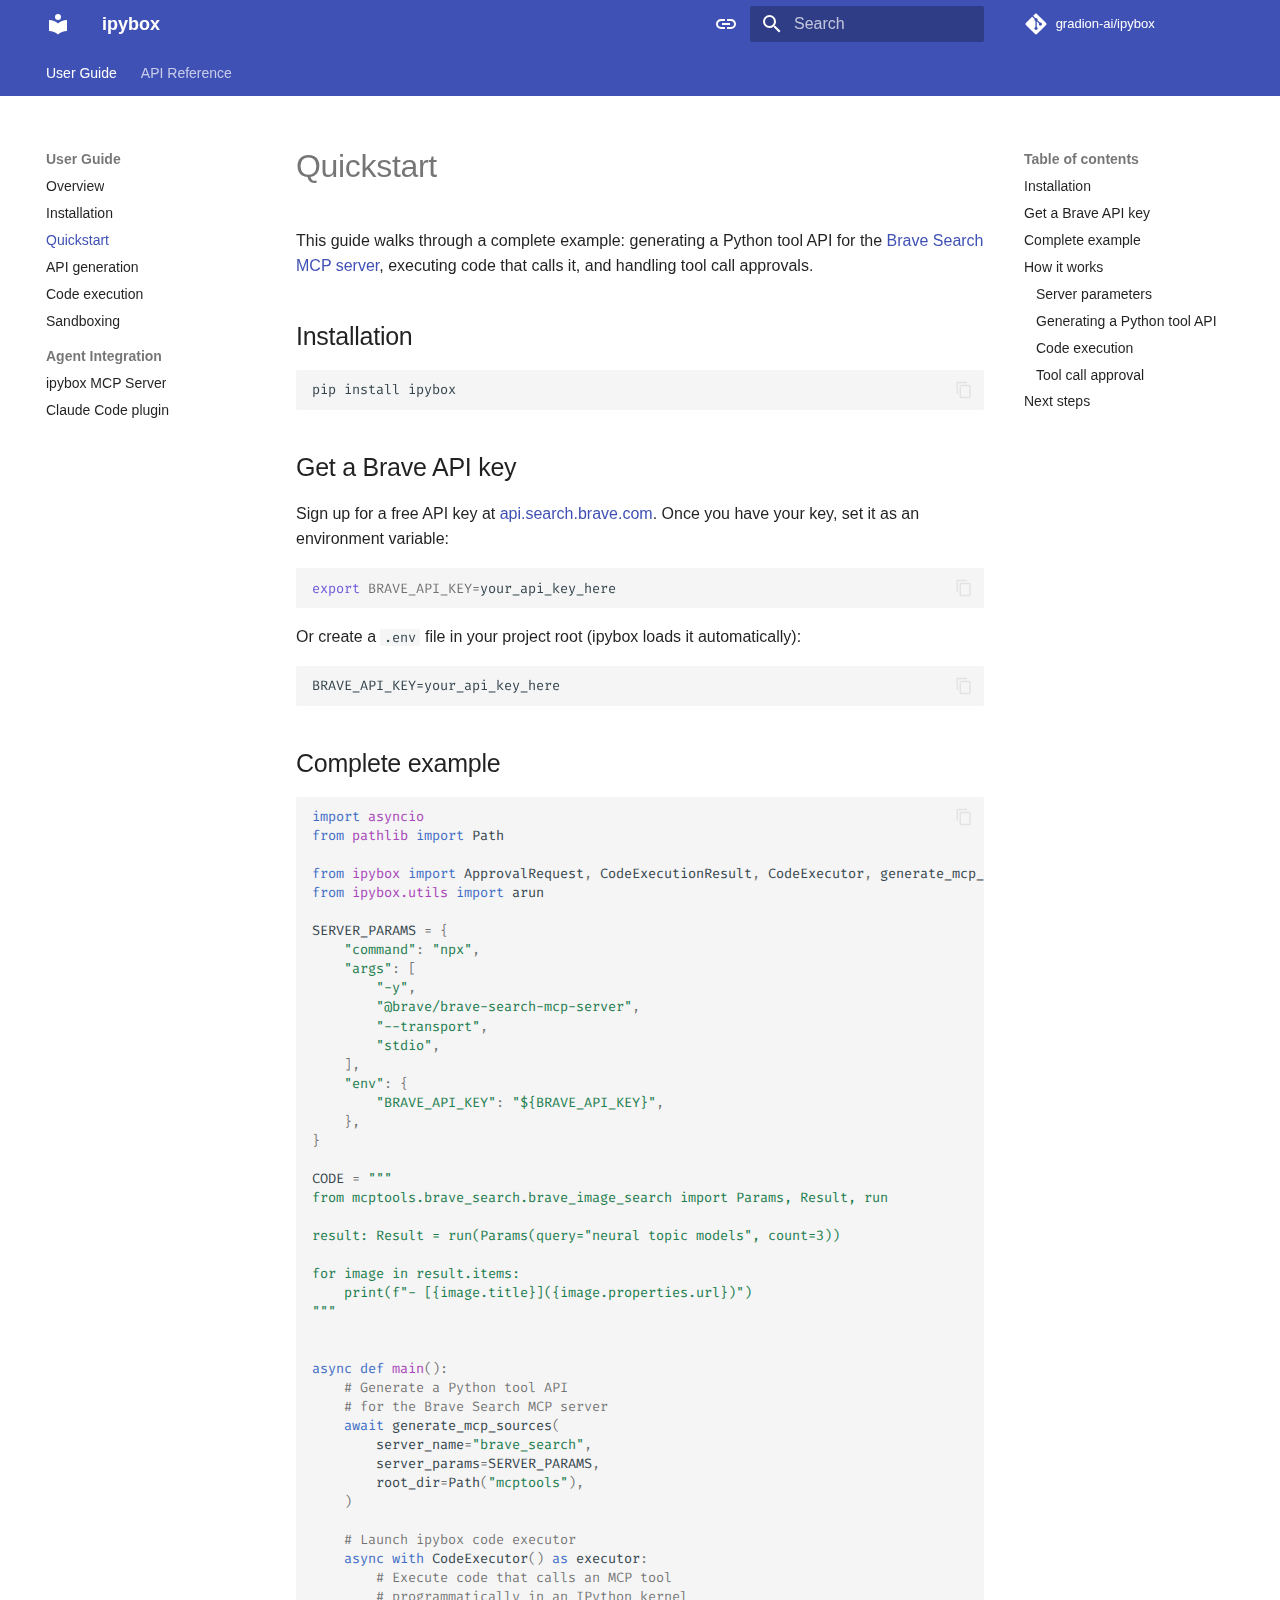
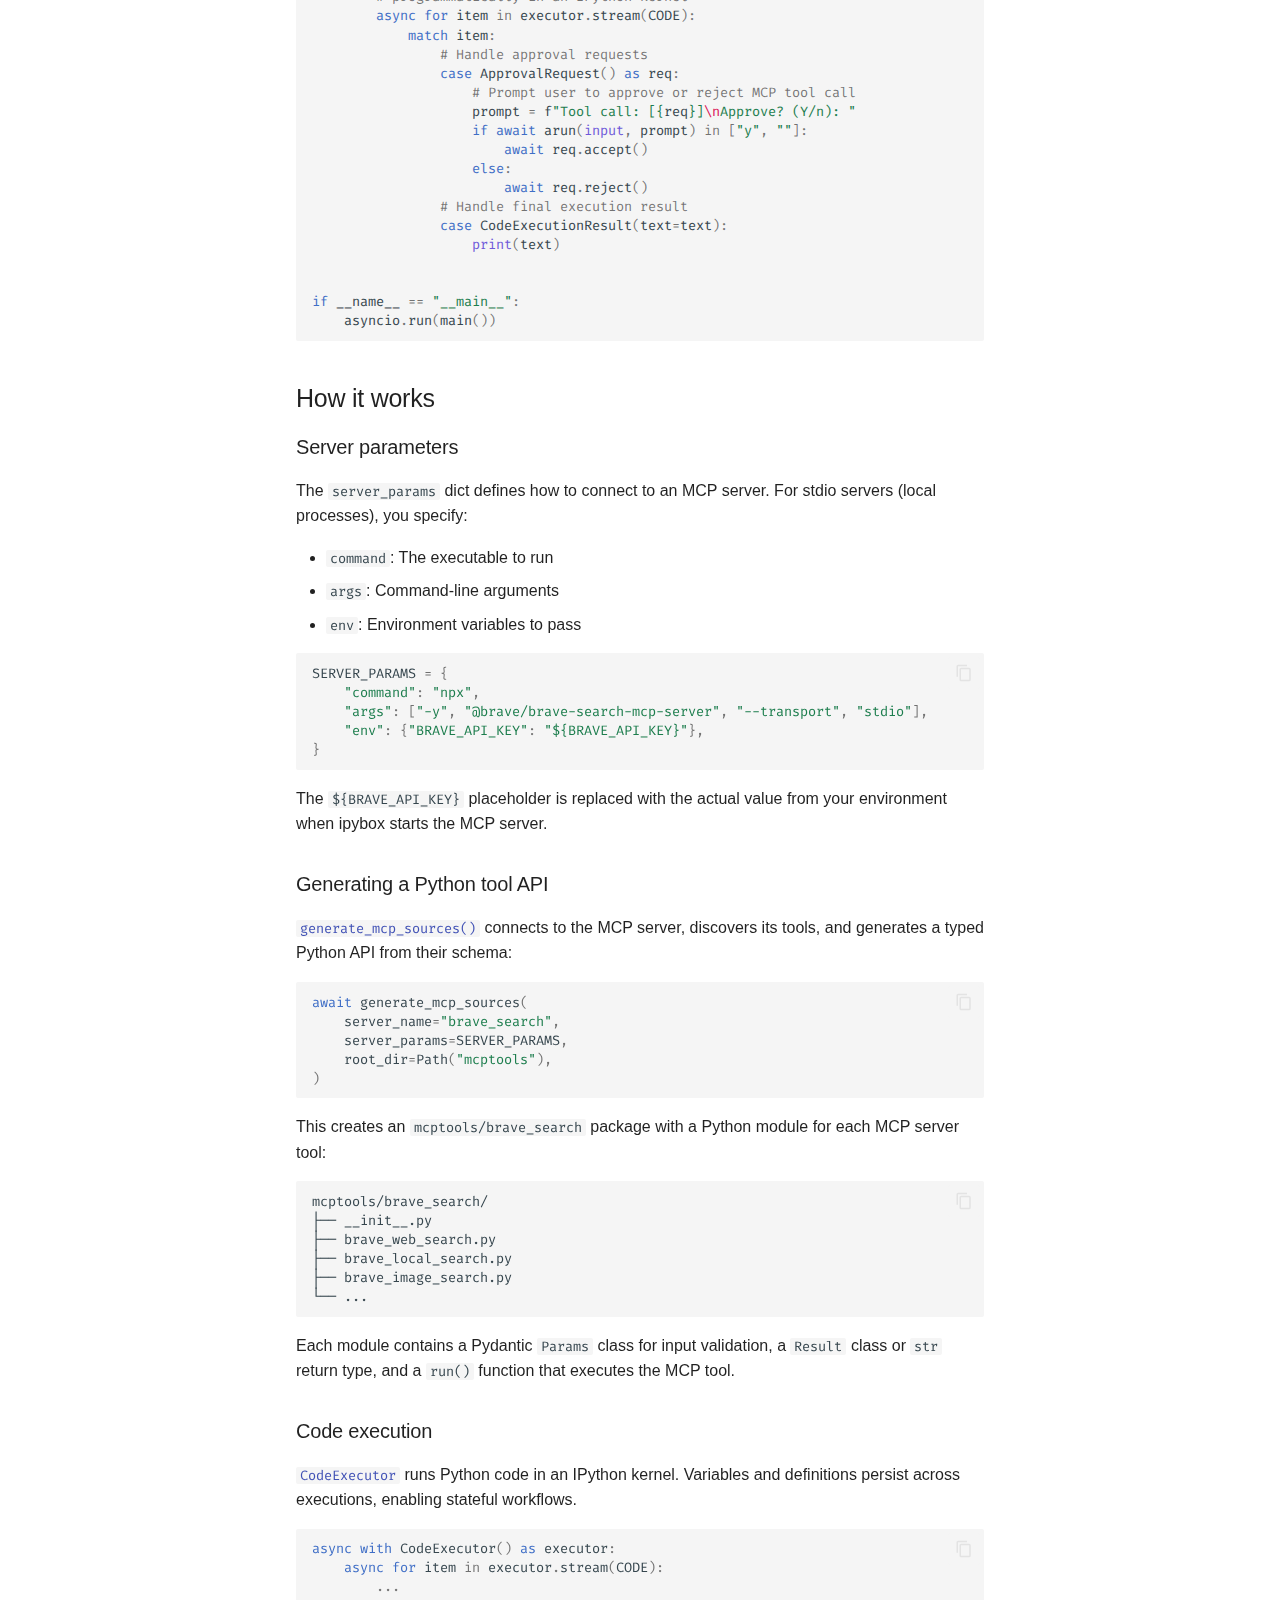
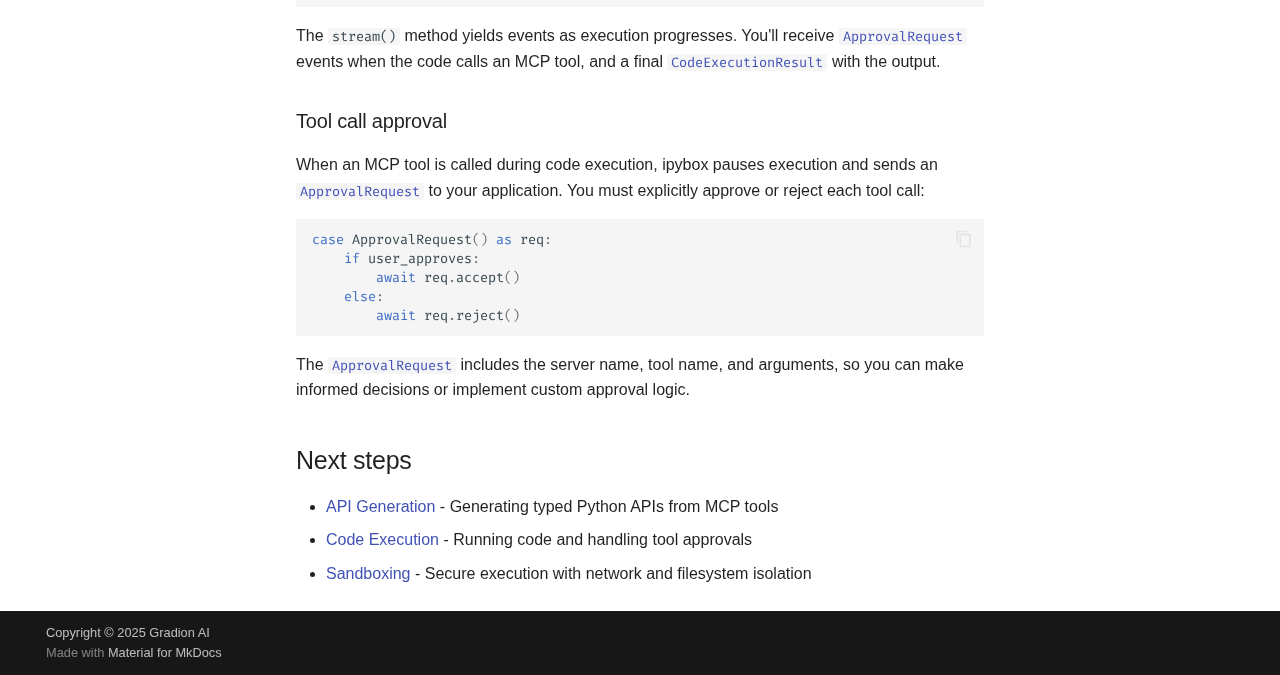
<file: quickstart/index.html>
<!doctype html>
<html lang="en" class="no-js">
  <head>
    
      <meta charset="utf-8">
      <meta name="viewport" content="width=device-width,initial-scale=1">
      
        <meta name="description" content="ipybox">
      
      
      
        <link rel="canonical" href="https://gradion-ai.github.io/ipybox/quickstart/">
      
      
        <link rel="prev" href="../installation/">
      
      
        <link rel="next" href="../apigen/">
      
      
        
      
      
      <link rel="icon" href="../assets/images/favicon.png">
      <meta name="generator" content="mkdocs-1.6.1, mkdocs-material-9.7.0">
    
    
      
        <title>Quickstart - ipybox</title>
      
    
    
      <link rel="stylesheet" href="../assets/stylesheets/main.618322db.min.css">
      
        
        <link rel="stylesheet" href="../assets/stylesheets/palette.ab4e12ef.min.css">
      
      


    
    
      
    
    
      
        
        
        <link rel="preconnect" href="https://fonts.gstatic.com" crossorigin>
        <link rel="stylesheet" href="https://fonts.googleapis.com/css?family=Fira:300,300i,400,400i,700,700i%7CFira+Code:400,400i,700,700i&display=fallback">
        <style>:root{--md-text-font:"Fira";--md-code-font:"Fira Code"}</style>
      
    
    
      <link rel="stylesheet" href="../assets/_mkdocstrings.css">
    
      <link rel="stylesheet" href="../stylesheets/extra.css">
    
    <script>__md_scope=new URL("..",location),__md_hash=e=>[...e].reduce(((e,_)=>(e<<5)-e+_.charCodeAt(0)),0),__md_get=(e,_=localStorage,t=__md_scope)=>JSON.parse(_.getItem(t.pathname+"."+e)),__md_set=(e,_,t=localStorage,a=__md_scope)=>{try{t.setItem(a.pathname+"."+e,JSON.stringify(_))}catch(e){}}</script>
    
      

    
    
  </head>
  
  
    
    
      
    
    
    
    
    <body dir="ltr" data-md-color-scheme="default" data-md-color-primary="indigo" data-md-color-accent="indigo">
  
    
    <input class="md-toggle" data-md-toggle="drawer" type="checkbox" id="__drawer" autocomplete="off">
    <input class="md-toggle" data-md-toggle="search" type="checkbox" id="__search" autocomplete="off">
    <label class="md-overlay" for="__drawer"></label>
    <div data-md-component="skip">
      
        
        <a href="#quickstart" class="md-skip">
          Skip to content
        </a>
      
    </div>
    <div data-md-component="announce">
      
    </div>
    
    
      

<header class="md-header" data-md-component="header">
  <nav class="md-header__inner md-grid" aria-label="Header">
    <a href=".." title="ipybox" class="md-header__button md-logo" aria-label="ipybox" data-md-component="logo">
      
  
  <svg xmlns="http://www.w3.org/2000/svg" viewBox="0 0 24 24"><path d="M12 8a3 3 0 0 0 3-3 3 3 0 0 0-3-3 3 3 0 0 0-3 3 3 3 0 0 0 3 3m0 3.54C9.64 9.35 6.5 8 3 8v11c3.5 0 6.64 1.35 9 3.54 2.36-2.19 5.5-3.54 9-3.54V8c-3.5 0-6.64 1.35-9 3.54"/></svg>

    </a>
    <label class="md-header__button md-icon" for="__drawer">
      
      <svg xmlns="http://www.w3.org/2000/svg" viewBox="0 0 24 24"><path d="M3 6h18v2H3zm0 5h18v2H3zm0 5h18v2H3z"/></svg>
    </label>
    <div class="md-header__title" data-md-component="header-title">
      <div class="md-header__ellipsis">
        <div class="md-header__topic">
          <span class="md-ellipsis">
            ipybox
          </span>
        </div>
        <div class="md-header__topic" data-md-component="header-topic">
          <span class="md-ellipsis">
            
              Quickstart
            
          </span>
        </div>
      </div>
    </div>
    
      
        <form class="md-header__option" data-md-component="palette">
  
    
    
    
    <input class="md-option" data-md-color-media="(prefers-color-scheme)" data-md-color-scheme="default" data-md-color-primary="indigo" data-md-color-accent="indigo"  aria-label="Switch to light mode"  type="radio" name="__palette" id="__palette_0">
    
      <label class="md-header__button md-icon" title="Switch to light mode" for="__palette_1" hidden>
        <svg xmlns="http://www.w3.org/2000/svg" viewBox="0 0 24 24"><path d="M3.9 12c0-1.71 1.39-3.1 3.1-3.1h4V7H7a5 5 0 0 0-5 5 5 5 0 0 0 5 5h4v-1.9H7c-1.71 0-3.1-1.39-3.1-3.1M8 13h8v-2H8zm9-6h-4v1.9h4c1.71 0 3.1 1.39 3.1 3.1s-1.39 3.1-3.1 3.1h-4V17h4a5 5 0 0 0 5-5 5 5 0 0 0-5-5"/></svg>
      </label>
    
  
    
    
    
    <input class="md-option" data-md-color-media="(prefers-color-scheme: light)" data-md-color-scheme="default" data-md-color-primary="indigo" data-md-color-accent="indigo"  aria-label="Switch to dark mode"  type="radio" name="__palette" id="__palette_1">
    
      <label class="md-header__button md-icon" title="Switch to dark mode" for="__palette_2" hidden>
        <svg xmlns="http://www.w3.org/2000/svg" viewBox="0 0 24 24"><path d="M17 7H7a5 5 0 0 0-5 5 5 5 0 0 0 5 5h10a5 5 0 0 0 5-5 5 5 0 0 0-5-5m0 8a3 3 0 0 1-3-3 3 3 0 0 1 3-3 3 3 0 0 1 3 3 3 3 0 0 1-3 3"/></svg>
      </label>
    
  
    
    
    
    <input class="md-option" data-md-color-media="(prefers-color-scheme: dark)" data-md-color-scheme="slate" data-md-color-primary="black" data-md-color-accent="indigo"  aria-label="Switch to system preference"  type="radio" name="__palette" id="__palette_2">
    
      <label class="md-header__button md-icon" title="Switch to system preference" for="__palette_0" hidden>
        <svg xmlns="http://www.w3.org/2000/svg" viewBox="0 0 24 24"><path d="M17 7H7a5 5 0 0 0-5 5 5 5 0 0 0 5 5h10a5 5 0 0 0 5-5 5 5 0 0 0-5-5M7 15a3 3 0 0 1-3-3 3 3 0 0 1 3-3 3 3 0 0 1 3 3 3 3 0 0 1-3 3"/></svg>
      </label>
    
  
</form>
      
    
    
      <script>var palette=__md_get("__palette");if(palette&&palette.color){if("(prefers-color-scheme)"===palette.color.media){var media=matchMedia("(prefers-color-scheme: light)"),input=document.querySelector(media.matches?"[data-md-color-media='(prefers-color-scheme: light)']":"[data-md-color-media='(prefers-color-scheme: dark)']");palette.color.media=input.getAttribute("data-md-color-media"),palette.color.scheme=input.getAttribute("data-md-color-scheme"),palette.color.primary=input.getAttribute("data-md-color-primary"),palette.color.accent=input.getAttribute("data-md-color-accent")}for(var[key,value]of Object.entries(palette.color))document.body.setAttribute("data-md-color-"+key,value)}</script>
    
    
    
      
      
        <label class="md-header__button md-icon" for="__search">
          
          <svg xmlns="http://www.w3.org/2000/svg" viewBox="0 0 24 24"><path d="M9.5 3A6.5 6.5 0 0 1 16 9.5c0 1.61-.59 3.09-1.56 4.23l.27.27h.79l5 5-1.5 1.5-5-5v-.79l-.27-.27A6.52 6.52 0 0 1 9.5 16 6.5 6.5 0 0 1 3 9.5 6.5 6.5 0 0 1 9.5 3m0 2C7 5 5 7 5 9.5S7 14 9.5 14 14 12 14 9.5 12 5 9.5 5"/></svg>
        </label>
        <div class="md-search" data-md-component="search" role="dialog">
  <label class="md-search__overlay" for="__search"></label>
  <div class="md-search__inner" role="search">
    <form class="md-search__form" name="search">
      <input type="text" class="md-search__input" name="query" aria-label="Search" placeholder="Search" autocapitalize="off" autocorrect="off" autocomplete="off" spellcheck="false" data-md-component="search-query" required>
      <label class="md-search__icon md-icon" for="__search">
        
        <svg xmlns="http://www.w3.org/2000/svg" viewBox="0 0 24 24"><path d="M9.5 3A6.5 6.5 0 0 1 16 9.5c0 1.61-.59 3.09-1.56 4.23l.27.27h.79l5 5-1.5 1.5-5-5v-.79l-.27-.27A6.52 6.52 0 0 1 9.5 16 6.5 6.5 0 0 1 3 9.5 6.5 6.5 0 0 1 9.5 3m0 2C7 5 5 7 5 9.5S7 14 9.5 14 14 12 14 9.5 12 5 9.5 5"/></svg>
        
        <svg xmlns="http://www.w3.org/2000/svg" viewBox="0 0 24 24"><path d="M20 11v2H8l5.5 5.5-1.42 1.42L4.16 12l7.92-7.92L13.5 5.5 8 11z"/></svg>
      </label>
      <nav class="md-search__options" aria-label="Search">
        
        <button type="reset" class="md-search__icon md-icon" title="Clear" aria-label="Clear" tabindex="-1">
          
          <svg xmlns="http://www.w3.org/2000/svg" viewBox="0 0 24 24"><path d="M19 6.41 17.59 5 12 10.59 6.41 5 5 6.41 10.59 12 5 17.59 6.41 19 12 13.41 17.59 19 19 17.59 13.41 12z"/></svg>
        </button>
      </nav>
      
        <div class="md-search__suggest" data-md-component="search-suggest"></div>
      
    </form>
    <div class="md-search__output">
      <div class="md-search__scrollwrap" tabindex="0" data-md-scrollfix>
        <div class="md-search-result" data-md-component="search-result">
          <div class="md-search-result__meta">
            Initializing search
          </div>
          <ol class="md-search-result__list" role="presentation"></ol>
        </div>
      </div>
    </div>
  </div>
</div>
      
    
    
      <div class="md-header__source">
        <a href="https://github.com/gradion-ai/ipybox" title="Go to repository" class="md-source" data-md-component="source">
  <div class="md-source__icon md-icon">
    
    <svg xmlns="http://www.w3.org/2000/svg" viewBox="0 0 448 512"><!--! Font Awesome Free 7.1.0 by @fontawesome - https://fontawesome.com License - https://fontawesome.com/license/free (Icons: CC BY 4.0, Fonts: SIL OFL 1.1, Code: MIT License) Copyright 2025 Fonticons, Inc.--><path d="M439.6 236.1 244 40.5c-5.4-5.5-12.8-8.5-20.4-8.5s-15 3-20.4 8.4L162.5 81l51.5 51.5c27.1-9.1 52.7 16.8 43.4 43.7l49.7 49.7c34.2-11.8 61.2 31 35.5 56.7-26.5 26.5-70.2-2.9-56-37.3L240.3 199v121.9c25.3 12.5 22.3 41.8 9.1 55-6.4 6.4-15.2 10.1-24.3 10.1s-17.8-3.6-24.3-10.1c-17.6-17.6-11.1-46.9 11.2-56v-123c-20.8-8.5-24.6-30.7-18.6-45L142.6 101 8.5 235.1C3 240.6 0 247.9 0 255.5s3 15 8.5 20.4l195.6 195.7c5.4 5.4 12.7 8.4 20.4 8.4s15-3 20.4-8.4l194.7-194.7c5.4-5.4 8.4-12.8 8.4-20.4s-3-15-8.4-20.4"/></svg>
  </div>
  <div class="md-source__repository">
    gradion-ai/ipybox
  </div>
</a>
      </div>
    
  </nav>
  
</header>
    
    <div class="md-container" data-md-component="container">
      
      
        
          
            
<nav class="md-tabs" aria-label="Tabs" data-md-component="tabs">
  <div class="md-grid">
    <ul class="md-tabs__list">
      
        
  
  
  
    
  
  
    
    
      <li class="md-tabs__item md-tabs__item--active">
        <a href=".." class="md-tabs__link">
          
  
  
  User Guide

        </a>
      </li>
    
  

      
        
  
  
  
  
    
    
      
  
  
  
  
    
    
      <li class="md-tabs__item">
        <a href="../api/code_executor/" class="md-tabs__link">
          
  
  
  API Reference

        </a>
      </li>
    
  

    
  

      
    </ul>
  </div>
</nav>
          
        
      
      <main class="md-main" data-md-component="main">
        <div class="md-main__inner md-grid">
          
            
              
              <div class="md-sidebar md-sidebar--primary" data-md-component="sidebar" data-md-type="navigation" >
                <div class="md-sidebar__scrollwrap">
                  <div class="md-sidebar__inner">
                    


  


<nav class="md-nav md-nav--primary md-nav--lifted" aria-label="Navigation" data-md-level="0">
  <label class="md-nav__title" for="__drawer">
    <a href=".." title="ipybox" class="md-nav__button md-logo" aria-label="ipybox" data-md-component="logo">
      
  
  <svg xmlns="http://www.w3.org/2000/svg" viewBox="0 0 24 24"><path d="M12 8a3 3 0 0 0 3-3 3 3 0 0 0-3-3 3 3 0 0 0-3 3 3 3 0 0 0 3 3m0 3.54C9.64 9.35 6.5 8 3 8v11c3.5 0 6.64 1.35 9 3.54 2.36-2.19 5.5-3.54 9-3.54V8c-3.5 0-6.64 1.35-9 3.54"/></svg>

    </a>
    ipybox
  </label>
  
    <div class="md-nav__source">
      <a href="https://github.com/gradion-ai/ipybox" title="Go to repository" class="md-source" data-md-component="source">
  <div class="md-source__icon md-icon">
    
    <svg xmlns="http://www.w3.org/2000/svg" viewBox="0 0 448 512"><!--! Font Awesome Free 7.1.0 by @fontawesome - https://fontawesome.com License - https://fontawesome.com/license/free (Icons: CC BY 4.0, Fonts: SIL OFL 1.1, Code: MIT License) Copyright 2025 Fonticons, Inc.--><path d="M439.6 236.1 244 40.5c-5.4-5.5-12.8-8.5-20.4-8.5s-15 3-20.4 8.4L162.5 81l51.5 51.5c27.1-9.1 52.7 16.8 43.4 43.7l49.7 49.7c34.2-11.8 61.2 31 35.5 56.7-26.5 26.5-70.2-2.9-56-37.3L240.3 199v121.9c25.3 12.5 22.3 41.8 9.1 55-6.4 6.4-15.2 10.1-24.3 10.1s-17.8-3.6-24.3-10.1c-17.6-17.6-11.1-46.9 11.2-56v-123c-20.8-8.5-24.6-30.7-18.6-45L142.6 101 8.5 235.1C3 240.6 0 247.9 0 255.5s3 15 8.5 20.4l195.6 195.7c5.4 5.4 12.7 8.4 20.4 8.4s15-3 20.4-8.4l194.7-194.7c5.4-5.4 8.4-12.8 8.4-20.4s-3-15-8.4-20.4"/></svg>
  </div>
  <div class="md-source__repository">
    gradion-ai/ipybox
  </div>
</a>
    </div>
  
  <ul class="md-nav__list" data-md-scrollfix>
    
      
      
  
  
    
  
  
  
    
    
    
    
      
        
        
      
      
        
      
    
    
    <li class="md-nav__item md-nav__item--active md-nav__item--section md-nav__item--nested">
      
        
        
        <input class="md-nav__toggle md-toggle " type="checkbox" id="__nav_1" checked>
        
          
          <label class="md-nav__link" for="__nav_1" id="__nav_1_label" tabindex="">
            
  
  
  <span class="md-ellipsis">
    
  
    User Guide
  

    
  </span>
  
  

            <span class="md-nav__icon md-icon"></span>
          </label>
        
        <nav class="md-nav" data-md-level="1" aria-labelledby="__nav_1_label" aria-expanded="true">
          <label class="md-nav__title" for="__nav_1">
            <span class="md-nav__icon md-icon"></span>
            
  
    User Guide
  

          </label>
          <ul class="md-nav__list" data-md-scrollfix>
            
              
                
  
  
  
  
    <li class="md-nav__item">
      <a href=".." class="md-nav__link">
        
  
  
  <span class="md-ellipsis">
    
  
    Overview
  

    
  </span>
  
  

      </a>
    </li>
  

              
            
              
                
  
  
  
  
    <li class="md-nav__item">
      <a href="../installation/" class="md-nav__link">
        
  
  
  <span class="md-ellipsis">
    
  
    Installation
  

    
  </span>
  
  

      </a>
    </li>
  

              
            
              
                
  
  
    
  
  
  
    <li class="md-nav__item md-nav__item--active">
      
      <input class="md-nav__toggle md-toggle" type="checkbox" id="__toc">
      
      
        
      
      
        <label class="md-nav__link md-nav__link--active" for="__toc">
          
  
  
  <span class="md-ellipsis">
    
  
    Quickstart
  

    
  </span>
  
  

          <span class="md-nav__icon md-icon"></span>
        </label>
      
      <a href="./" class="md-nav__link md-nav__link--active">
        
  
  
  <span class="md-ellipsis">
    
  
    Quickstart
  

    
  </span>
  
  

      </a>
      
        

<nav class="md-nav md-nav--secondary" aria-label="Table of contents">
  
  
  
    
  
  
    <label class="md-nav__title" for="__toc">
      <span class="md-nav__icon md-icon"></span>
      Table of contents
    </label>
    <ul class="md-nav__list" data-md-component="toc" data-md-scrollfix>
      
        <li class="md-nav__item">
  <a href="#installation" class="md-nav__link">
    <span class="md-ellipsis">
      
        Installation
      
    </span>
  </a>
  
</li>
      
        <li class="md-nav__item">
  <a href="#get-a-brave-api-key" class="md-nav__link">
    <span class="md-ellipsis">
      
        Get a Brave API key
      
    </span>
  </a>
  
</li>
      
        <li class="md-nav__item">
  <a href="#complete-example" class="md-nav__link">
    <span class="md-ellipsis">
      
        Complete example
      
    </span>
  </a>
  
</li>
      
        <li class="md-nav__item">
  <a href="#how-it-works" class="md-nav__link">
    <span class="md-ellipsis">
      
        How it works
      
    </span>
  </a>
  
    <nav class="md-nav" aria-label="How it works">
      <ul class="md-nav__list">
        
          <li class="md-nav__item">
  <a href="#server-parameters" class="md-nav__link">
    <span class="md-ellipsis">
      
        Server parameters
      
    </span>
  </a>
  
</li>
        
          <li class="md-nav__item">
  <a href="#generating-a-python-tool-api" class="md-nav__link">
    <span class="md-ellipsis">
      
        Generating a Python tool API
      
    </span>
  </a>
  
</li>
        
          <li class="md-nav__item">
  <a href="#code-execution" class="md-nav__link">
    <span class="md-ellipsis">
      
        Code execution
      
    </span>
  </a>
  
</li>
        
          <li class="md-nav__item">
  <a href="#tool-call-approval" class="md-nav__link">
    <span class="md-ellipsis">
      
        Tool call approval
      
    </span>
  </a>
  
</li>
        
      </ul>
    </nav>
  
</li>
      
        <li class="md-nav__item">
  <a href="#next-steps" class="md-nav__link">
    <span class="md-ellipsis">
      
        Next steps
      
    </span>
  </a>
  
</li>
      
    </ul>
  
</nav>
      
    </li>
  

              
            
              
                
  
  
  
  
    <li class="md-nav__item">
      <a href="../apigen/" class="md-nav__link">
        
  
  
  <span class="md-ellipsis">
    
  
    API generation
  

    
  </span>
  
  

      </a>
    </li>
  

              
            
              
                
  
  
  
  
    <li class="md-nav__item">
      <a href="../codeexec/" class="md-nav__link">
        
  
  
  <span class="md-ellipsis">
    
  
    Code execution
  

    
  </span>
  
  

      </a>
    </li>
  

              
            
              
                
  
  
  
  
    <li class="md-nav__item">
      <a href="../sandbox/" class="md-nav__link">
        
  
  
  <span class="md-ellipsis">
    
  
    Sandboxing
  

    
  </span>
  
  

      </a>
    </li>
  

              
            
              
                
  
  
  
  
    
    
    
    
      
      
        
          
          
        
      
    
    
    <li class="md-nav__item md-nav__item--section md-nav__item--nested">
      
        
        
        <input class="md-nav__toggle md-toggle " type="checkbox" id="__nav_1_7" >
        
          
          <label class="md-nav__link" for="__nav_1_7" id="__nav_1_7_label" tabindex="">
            
  
  
  <span class="md-ellipsis">
    
  
    Agent Integration
  

    
  </span>
  
  

            <span class="md-nav__icon md-icon"></span>
          </label>
        
        <nav class="md-nav" data-md-level="2" aria-labelledby="__nav_1_7_label" aria-expanded="false">
          <label class="md-nav__title" for="__nav_1_7">
            <span class="md-nav__icon md-icon"></span>
            
  
    Agent Integration
  

          </label>
          <ul class="md-nav__list" data-md-scrollfix>
            
              
                
  
  
  
  
    <li class="md-nav__item">
      <a href="../mcpserver/" class="md-nav__link">
        
  
  
  <span class="md-ellipsis">
    
  
    ipybox MCP Server
  

    
  </span>
  
  

      </a>
    </li>
  

              
            
              
                
  
  
  
  
    <li class="md-nav__item">
      <a href="../ccplugin/" class="md-nav__link">
        
  
  
  <span class="md-ellipsis">
    
  
    Claude Code plugin
  

    
  </span>
  
  

      </a>
    </li>
  

              
            
          </ul>
        </nav>
      
    </li>
  

              
            
          </ul>
        </nav>
      
    </li>
  

    
      
      
  
  
  
  
    
    
    
    
      
      
        
      
    
    
    <li class="md-nav__item md-nav__item--nested">
      
        
        
        <input class="md-nav__toggle md-toggle " type="checkbox" id="__nav_2" >
        
          
          <label class="md-nav__link" for="__nav_2" id="__nav_2_label" tabindex="0">
            
  
  
  <span class="md-ellipsis">
    
  
    API Reference
  

    
  </span>
  
  

            <span class="md-nav__icon md-icon"></span>
          </label>
        
        <nav class="md-nav" data-md-level="1" aria-labelledby="__nav_2_label" aria-expanded="false">
          <label class="md-nav__title" for="__nav_2">
            <span class="md-nav__icon md-icon"></span>
            
  
    API Reference
  

          </label>
          <ul class="md-nav__list" data-md-scrollfix>
            
              
                
  
  
  
  
    
    
    
    
      
      
        
      
    
    
    <li class="md-nav__item md-nav__item--nested">
      
        
        
        <input class="md-nav__toggle md-toggle " type="checkbox" id="__nav_2_1" >
        
          
          <label class="md-nav__link" for="__nav_2_1" id="__nav_2_1_label" tabindex="0">
            
  
  
  <span class="md-ellipsis">
    
  
    High-level API
  

    
  </span>
  
  

            <span class="md-nav__icon md-icon"></span>
          </label>
        
        <nav class="md-nav" data-md-level="2" aria-labelledby="__nav_2_1_label" aria-expanded="false">
          <label class="md-nav__title" for="__nav_2_1">
            <span class="md-nav__icon md-icon"></span>
            
  
    High-level API
  

          </label>
          <ul class="md-nav__list" data-md-scrollfix>
            
              
                
  
  
  
  
    <li class="md-nav__item">
      <a href="../api/code_executor/" class="md-nav__link">
        
  
  
  <span class="md-ellipsis">
    
  
    Code Executor
  

    
  </span>
  
  

      </a>
    </li>
  

              
            
          </ul>
        </nav>
      
    </li>
  

              
            
              
                
  
  
  
  
    
    
    
    
      
      
        
      
    
    
    <li class="md-nav__item md-nav__item--nested">
      
        
        
        <input class="md-nav__toggle md-toggle " type="checkbox" id="__nav_2_2" >
        
          
          <label class="md-nav__link" for="__nav_2_2" id="__nav_2_2_label" tabindex="0">
            
  
  
  <span class="md-ellipsis">
    
  
    Low-level API
  

    
  </span>
  
  

            <span class="md-nav__icon md-icon"></span>
          </label>
        
        <nav class="md-nav" data-md-level="2" aria-labelledby="__nav_2_2_label" aria-expanded="false">
          <label class="md-nav__title" for="__nav_2_2">
            <span class="md-nav__icon md-icon"></span>
            
  
    Low-level API
  

          </label>
          <ul class="md-nav__list" data-md-scrollfix>
            
              
                
  
  
  
  
    <li class="md-nav__item">
      <a href="../api/tool_executor/" class="md-nav__link">
        
  
  
  <span class="md-ellipsis">
    
  
    Tool Executor
  

    
  </span>
  
  

      </a>
    </li>
  

              
            
              
                
  
  
  
  
    <li class="md-nav__item">
      <a href="../api/kernel_manager/" class="md-nav__link">
        
  
  
  <span class="md-ellipsis">
    
  
    Kernel Manager
  

    
  </span>
  
  

      </a>
    </li>
  

              
            
          </ul>
        </nav>
      
    </li>
  

              
            
          </ul>
        </nav>
      
    </li>
  

    
  </ul>
</nav>
                  </div>
                </div>
              </div>
            
            
              
              <div class="md-sidebar md-sidebar--secondary" data-md-component="sidebar" data-md-type="toc" >
                <div class="md-sidebar__scrollwrap">
                  <div class="md-sidebar__inner">
                    

<nav class="md-nav md-nav--secondary" aria-label="Table of contents">
  
  
  
    
  
  
    <label class="md-nav__title" for="__toc">
      <span class="md-nav__icon md-icon"></span>
      Table of contents
    </label>
    <ul class="md-nav__list" data-md-component="toc" data-md-scrollfix>
      
        <li class="md-nav__item">
  <a href="#installation" class="md-nav__link">
    <span class="md-ellipsis">
      
        Installation
      
    </span>
  </a>
  
</li>
      
        <li class="md-nav__item">
  <a href="#get-a-brave-api-key" class="md-nav__link">
    <span class="md-ellipsis">
      
        Get a Brave API key
      
    </span>
  </a>
  
</li>
      
        <li class="md-nav__item">
  <a href="#complete-example" class="md-nav__link">
    <span class="md-ellipsis">
      
        Complete example
      
    </span>
  </a>
  
</li>
      
        <li class="md-nav__item">
  <a href="#how-it-works" class="md-nav__link">
    <span class="md-ellipsis">
      
        How it works
      
    </span>
  </a>
  
    <nav class="md-nav" aria-label="How it works">
      <ul class="md-nav__list">
        
          <li class="md-nav__item">
  <a href="#server-parameters" class="md-nav__link">
    <span class="md-ellipsis">
      
        Server parameters
      
    </span>
  </a>
  
</li>
        
          <li class="md-nav__item">
  <a href="#generating-a-python-tool-api" class="md-nav__link">
    <span class="md-ellipsis">
      
        Generating a Python tool API
      
    </span>
  </a>
  
</li>
        
          <li class="md-nav__item">
  <a href="#code-execution" class="md-nav__link">
    <span class="md-ellipsis">
      
        Code execution
      
    </span>
  </a>
  
</li>
        
          <li class="md-nav__item">
  <a href="#tool-call-approval" class="md-nav__link">
    <span class="md-ellipsis">
      
        Tool call approval
      
    </span>
  </a>
  
</li>
        
      </ul>
    </nav>
  
</li>
      
        <li class="md-nav__item">
  <a href="#next-steps" class="md-nav__link">
    <span class="md-ellipsis">
      
        Next steps
      
    </span>
  </a>
  
</li>
      
    </ul>
  
</nav>
                  </div>
                </div>
              </div>
            
          
          
            <div class="md-content" data-md-component="content">
              
              <article class="md-content__inner md-typeset">
                
                  


  
  


<h1 id="quickstart">Quickstart</h1>
<p>This guide walks through a complete example: generating a Python tool API for the <a href="https://github.com/brave/brave-search-mcp-server">Brave Search MCP server</a>, executing code that calls it, and handling tool call approvals.</p>
<h2 id="installation">Installation</h2>
<div class="highlight"><pre><span></span><code>pip<span class="w"> </span>install<span class="w"> </span>ipybox
</code></pre></div>
<h2 id="get-a-brave-api-key">Get a Brave API key</h2>
<p>Sign up for a free API key at <a href="https://api.search.brave.com">api.search.brave.com</a>. Once you have your key, set it as an environment variable:</p>
<div class="highlight"><pre><span></span><code><span class="nb">export</span><span class="w"> </span><span class="nv">BRAVE_API_KEY</span><span class="o">=</span>your_api_key_here
</code></pre></div>
<p>Or create a <code>.env</code> file in your project root (ipybox loads it automatically):</p>
<div class="highlight"><pre><span></span><code>BRAVE_API_KEY=your_api_key_here
</code></pre></div>
<h2 id="complete-example">Complete example</h2>
<div class="highlight"><pre><span></span><code><span class="kn">import</span><span class="w"> </span><span class="nn">asyncio</span>
<span class="kn">from</span><span class="w"> </span><span class="nn">pathlib</span><span class="w"> </span><span class="kn">import</span> <span class="n">Path</span>

<span class="kn">from</span><span class="w"> </span><span class="nn">ipybox</span><span class="w"> </span><span class="kn">import</span> <span class="n">ApprovalRequest</span><span class="p">,</span> <span class="n">CodeExecutionResult</span><span class="p">,</span> <span class="n">CodeExecutor</span><span class="p">,</span> <span class="n">generate_mcp_sources</span>
<span class="kn">from</span><span class="w"> </span><span class="nn">ipybox.utils</span><span class="w"> </span><span class="kn">import</span> <span class="n">arun</span>

<span class="n">SERVER_PARAMS</span> <span class="o">=</span> <span class="p">{</span>
    <span class="s2">&quot;command&quot;</span><span class="p">:</span> <span class="s2">&quot;npx&quot;</span><span class="p">,</span>
    <span class="s2">&quot;args&quot;</span><span class="p">:</span> <span class="p">[</span>
        <span class="s2">&quot;-y&quot;</span><span class="p">,</span>
        <span class="s2">&quot;@brave/brave-search-mcp-server&quot;</span><span class="p">,</span>
        <span class="s2">&quot;--transport&quot;</span><span class="p">,</span>
        <span class="s2">&quot;stdio&quot;</span><span class="p">,</span>
    <span class="p">],</span>
    <span class="s2">&quot;env&quot;</span><span class="p">:</span> <span class="p">{</span>
        <span class="s2">&quot;BRAVE_API_KEY&quot;</span><span class="p">:</span> <span class="s2">&quot;$</span><span class="si">{BRAVE_API_KEY}</span><span class="s2">&quot;</span><span class="p">,</span>
    <span class="p">},</span>
<span class="p">}</span>

<span class="n">CODE</span> <span class="o">=</span> <span class="s2">&quot;&quot;&quot;</span>
<span class="s2">from mcptools.brave_search.brave_image_search import Params, Result, run</span>

<span class="s2">result: Result = run(Params(query=&quot;neural topic models&quot;, count=3))</span>

<span class="s2">for image in result.items:</span>
<span class="s2">    print(f&quot;- [</span><span class="si">{image.title}</span><span class="s2">](</span><span class="si">{image.properties.url}</span><span class="s2">)&quot;)</span>
<span class="s2">&quot;&quot;&quot;</span>


<span class="k">async</span> <span class="k">def</span><span class="w"> </span><span class="nf">main</span><span class="p">():</span>
    <span class="c1"># Generate a Python tool API</span>
    <span class="c1"># for the Brave Search MCP server</span>
    <span class="k">await</span> <span class="n">generate_mcp_sources</span><span class="p">(</span>
        <span class="n">server_name</span><span class="o">=</span><span class="s2">&quot;brave_search&quot;</span><span class="p">,</span>
        <span class="n">server_params</span><span class="o">=</span><span class="n">SERVER_PARAMS</span><span class="p">,</span>
        <span class="n">root_dir</span><span class="o">=</span><span class="n">Path</span><span class="p">(</span><span class="s2">&quot;mcptools&quot;</span><span class="p">),</span>
    <span class="p">)</span>

    <span class="c1"># Launch ipybox code executor</span>
    <span class="k">async</span> <span class="k">with</span> <span class="n">CodeExecutor</span><span class="p">()</span> <span class="k">as</span> <span class="n">executor</span><span class="p">:</span>
        <span class="c1"># Execute code that calls an MCP tool</span>
        <span class="c1"># programmatically in an IPython kernel</span>
        <span class="k">async</span> <span class="k">for</span> <span class="n">item</span> <span class="ow">in</span> <span class="n">executor</span><span class="o">.</span><span class="n">stream</span><span class="p">(</span><span class="n">CODE</span><span class="p">):</span>
            <span class="k">match</span> <span class="n">item</span><span class="p">:</span>
                <span class="c1"># Handle approval requests</span>
                <span class="k">case</span> <span class="n">ApprovalRequest</span><span class="p">()</span> <span class="k">as</span> <span class="n">req</span><span class="p">:</span>
                    <span class="c1"># Prompt user to approve or reject MCP tool call</span>
                    <span class="n">prompt</span> <span class="o">=</span> <span class="sa">f</span><span class="s2">&quot;Tool call: [</span><span class="si">{</span><span class="n">req</span><span class="si">}</span><span class="s2">]</span><span class="se">\n</span><span class="s2">Approve? (Y/n): &quot;</span>
                    <span class="k">if</span> <span class="k">await</span> <span class="n">arun</span><span class="p">(</span><span class="nb">input</span><span class="p">,</span> <span class="n">prompt</span><span class="p">)</span> <span class="ow">in</span> <span class="p">[</span><span class="s2">&quot;y&quot;</span><span class="p">,</span> <span class="s2">&quot;&quot;</span><span class="p">]:</span>
                        <span class="k">await</span> <span class="n">req</span><span class="o">.</span><span class="n">accept</span><span class="p">()</span>
                    <span class="k">else</span><span class="p">:</span>
                        <span class="k">await</span> <span class="n">req</span><span class="o">.</span><span class="n">reject</span><span class="p">()</span>
                <span class="c1"># Handle final execution result</span>
                <span class="k">case</span> <span class="n">CodeExecutionResult</span><span class="p">(</span><span class="n">text</span><span class="o">=</span><span class="n">text</span><span class="p">):</span>
                    <span class="nb">print</span><span class="p">(</span><span class="n">text</span><span class="p">)</span>


<span class="k">if</span> <span class="vm">__name__</span> <span class="o">==</span> <span class="s2">&quot;__main__&quot;</span><span class="p">:</span>
    <span class="n">asyncio</span><span class="o">.</span><span class="n">run</span><span class="p">(</span><span class="n">main</span><span class="p">())</span>
</code></pre></div>
<h2 id="how-it-works">How it works</h2>
<h3 id="server-parameters">Server parameters</h3>
<p>The <code>server_params</code> dict defines how to connect to an MCP server. For stdio servers (local processes), you specify:</p>
<ul>
<li><code>command</code>: The executable to run</li>
<li><code>args</code>: Command-line arguments</li>
<li><code>env</code>: Environment variables to pass</li>
</ul>
<div class="highlight"><pre><span></span><code><span class="n">SERVER_PARAMS</span> <span class="o">=</span> <span class="p">{</span>
    <span class="s2">&quot;command&quot;</span><span class="p">:</span> <span class="s2">&quot;npx&quot;</span><span class="p">,</span>
    <span class="s2">&quot;args&quot;</span><span class="p">:</span> <span class="p">[</span><span class="s2">&quot;-y&quot;</span><span class="p">,</span> <span class="s2">&quot;@brave/brave-search-mcp-server&quot;</span><span class="p">,</span> <span class="s2">&quot;--transport&quot;</span><span class="p">,</span> <span class="s2">&quot;stdio&quot;</span><span class="p">],</span>
    <span class="s2">&quot;env&quot;</span><span class="p">:</span> <span class="p">{</span><span class="s2">&quot;BRAVE_API_KEY&quot;</span><span class="p">:</span> <span class="s2">&quot;$</span><span class="si">{BRAVE_API_KEY}</span><span class="s2">&quot;</span><span class="p">},</span>
<span class="p">}</span>
</code></pre></div>
<p>The <code>${BRAVE_API_KEY}</code> placeholder is replaced with the actual value from your environment when ipybox starts the MCP server.</p>
<h3 id="generating-a-python-tool-api">Generating a Python tool API</h3>
<p><a class="autorefs autorefs-internal" href="../api/code_executor/#ipybox.generate_mcp_sources"><code>generate_mcp_sources()</code></a> connects to the MCP server, discovers its tools, and generates a typed Python API from their schema:</p>
<div class="highlight"><pre><span></span><code><span class="k">await</span> <span class="n">generate_mcp_sources</span><span class="p">(</span>
    <span class="n">server_name</span><span class="o">=</span><span class="s2">&quot;brave_search&quot;</span><span class="p">,</span>
    <span class="n">server_params</span><span class="o">=</span><span class="n">SERVER_PARAMS</span><span class="p">,</span>
    <span class="n">root_dir</span><span class="o">=</span><span class="n">Path</span><span class="p">(</span><span class="s2">&quot;mcptools&quot;</span><span class="p">),</span>
<span class="p">)</span>
</code></pre></div>
<p>This creates an <code>mcptools/brave_search</code> package with a Python module for each MCP server tool:</p>
<div class="highlight"><pre><span></span><code>mcptools/brave_search/
├── __init__.py
├── brave_web_search.py
├── brave_local_search.py
├── brave_image_search.py
└── ...
</code></pre></div>
<p>Each module contains a Pydantic <code>Params</code> class for input validation, a <code>Result</code> class or <code>str</code> return type, and a <code>run()</code> function that executes the MCP tool.</p>
<h3 id="code-execution">Code execution</h3>
<p><a class="autorefs autorefs-internal" href="../api/code_executor/#ipybox.CodeExecutor"><code>CodeExecutor</code></a> runs Python code in an IPython kernel. Variables and definitions persist across executions, enabling stateful workflows.</p>
<div class="highlight"><pre><span></span><code><span class="k">async</span> <span class="k">with</span> <span class="n">CodeExecutor</span><span class="p">()</span> <span class="k">as</span> <span class="n">executor</span><span class="p">:</span>
    <span class="k">async</span> <span class="k">for</span> <span class="n">item</span> <span class="ow">in</span> <span class="n">executor</span><span class="o">.</span><span class="n">stream</span><span class="p">(</span><span class="n">CODE</span><span class="p">):</span>
        <span class="o">...</span>
</code></pre></div>
<p>The <code>stream()</code> method yields events as execution progresses. You'll receive <a class="autorefs autorefs-internal" href="../api/tool_executor/#ipybox.tool_exec.approval.client.ApprovalRequest"><code>ApprovalRequest</code></a> events when the code calls an MCP tool, and a final <a class="autorefs autorefs-internal" href="../api/code_executor/#ipybox.CodeExecutionResult"><code>CodeExecutionResult</code></a> with the output.</p>
<h3 id="tool-call-approval">Tool call approval</h3>
<p>When an MCP tool is called during code execution, ipybox pauses execution and sends an <a class="autorefs autorefs-internal" href="../api/tool_executor/#ipybox.tool_exec.approval.client.ApprovalRequest"><code>ApprovalRequest</code></a> to your application. You must explicitly approve or reject each tool call:</p>
<div class="highlight"><pre><span></span><code><span class="k">case</span> <span class="n">ApprovalRequest</span><span class="p">()</span> <span class="k">as</span> <span class="n">req</span><span class="p">:</span>
    <span class="k">if</span> <span class="n">user_approves</span><span class="p">:</span>
        <span class="k">await</span> <span class="n">req</span><span class="o">.</span><span class="n">accept</span><span class="p">()</span>
    <span class="k">else</span><span class="p">:</span>
        <span class="k">await</span> <span class="n">req</span><span class="o">.</span><span class="n">reject</span><span class="p">()</span>
</code></pre></div>
<p>The <a class="autorefs autorefs-internal" href="../api/tool_executor/#ipybox.tool_exec.approval.client.ApprovalRequest"><code>ApprovalRequest</code></a> includes the server name, tool name, and arguments, so you can make informed decisions or implement custom approval logic.</p>
<h2 id="next-steps">Next steps</h2>
<ul>
<li><a href="../apigen/">API Generation</a> - Generating typed Python APIs from MCP tools</li>
<li><a href="../codeexec/">Code Execution</a> - Running code and handling tool approvals</li>
<li><a href="../sandbox/">Sandboxing</a> - Secure execution with network and filesystem isolation</li>
</ul>












                
              </article>
            </div>
          
          
<script>var target=document.getElementById(location.hash.slice(1));target&&target.name&&(target.checked=target.name.startsWith("__tabbed_"))</script>
        </div>
        
          <button type="button" class="md-top md-icon" data-md-component="top" hidden>
  
  <svg xmlns="http://www.w3.org/2000/svg" viewBox="0 0 24 24"><path d="M13 20h-2V8l-5.5 5.5-1.42-1.42L12 4.16l7.92 7.92-1.42 1.42L13 8z"/></svg>
  Back to top
</button>
        
      </main>
      
        <footer class="md-footer">
  
  <div class="md-footer-meta md-typeset">
    <div class="md-footer-meta__inner md-grid">
      <div class="md-copyright">
  
    <div class="md-copyright__highlight">
      Copyright &copy; 2025 Gradion AI
    </div>
  
  
    Made with
    <a href="https://squidfunk.github.io/mkdocs-material/" target="_blank" rel="noopener">
      Material for MkDocs
    </a>
  
</div>
      
    </div>
  </div>
</footer>
      
    </div>
    <div class="md-dialog" data-md-component="dialog">
      <div class="md-dialog__inner md-typeset"></div>
    </div>
    
      <div class="md-progress" data-md-component="progress" role="progressbar"></div>
    
    
    
      
      
      <script id="__config" type="application/json">{"annotate": null, "base": "..", "features": ["navigation.tabs", "navigation.sections", "navigation.instant", "navigation.instant.prefetch", "navigation.instant.preview", "navigation.instant.progress", "navigation.top", "navigation.tracking", "search.suggest", "toc.follow", "content.code.copy", "content.code.select", "content.code.annotate"], "search": "../assets/javascripts/workers/search.7a47a382.min.js", "tags": null, "translations": {"clipboard.copied": "Copied to clipboard", "clipboard.copy": "Copy to clipboard", "search.result.more.one": "1 more on this page", "search.result.more.other": "# more on this page", "search.result.none": "No matching documents", "search.result.one": "1 matching document", "search.result.other": "# matching documents", "search.result.placeholder": "Type to start searching", "search.result.term.missing": "Missing", "select.version": "Select version"}, "version": null}</script>
    
    
      <script src="../assets/javascripts/bundle.e71a0d61.min.js"></script>
      
    
  </body>
</html>
</file>
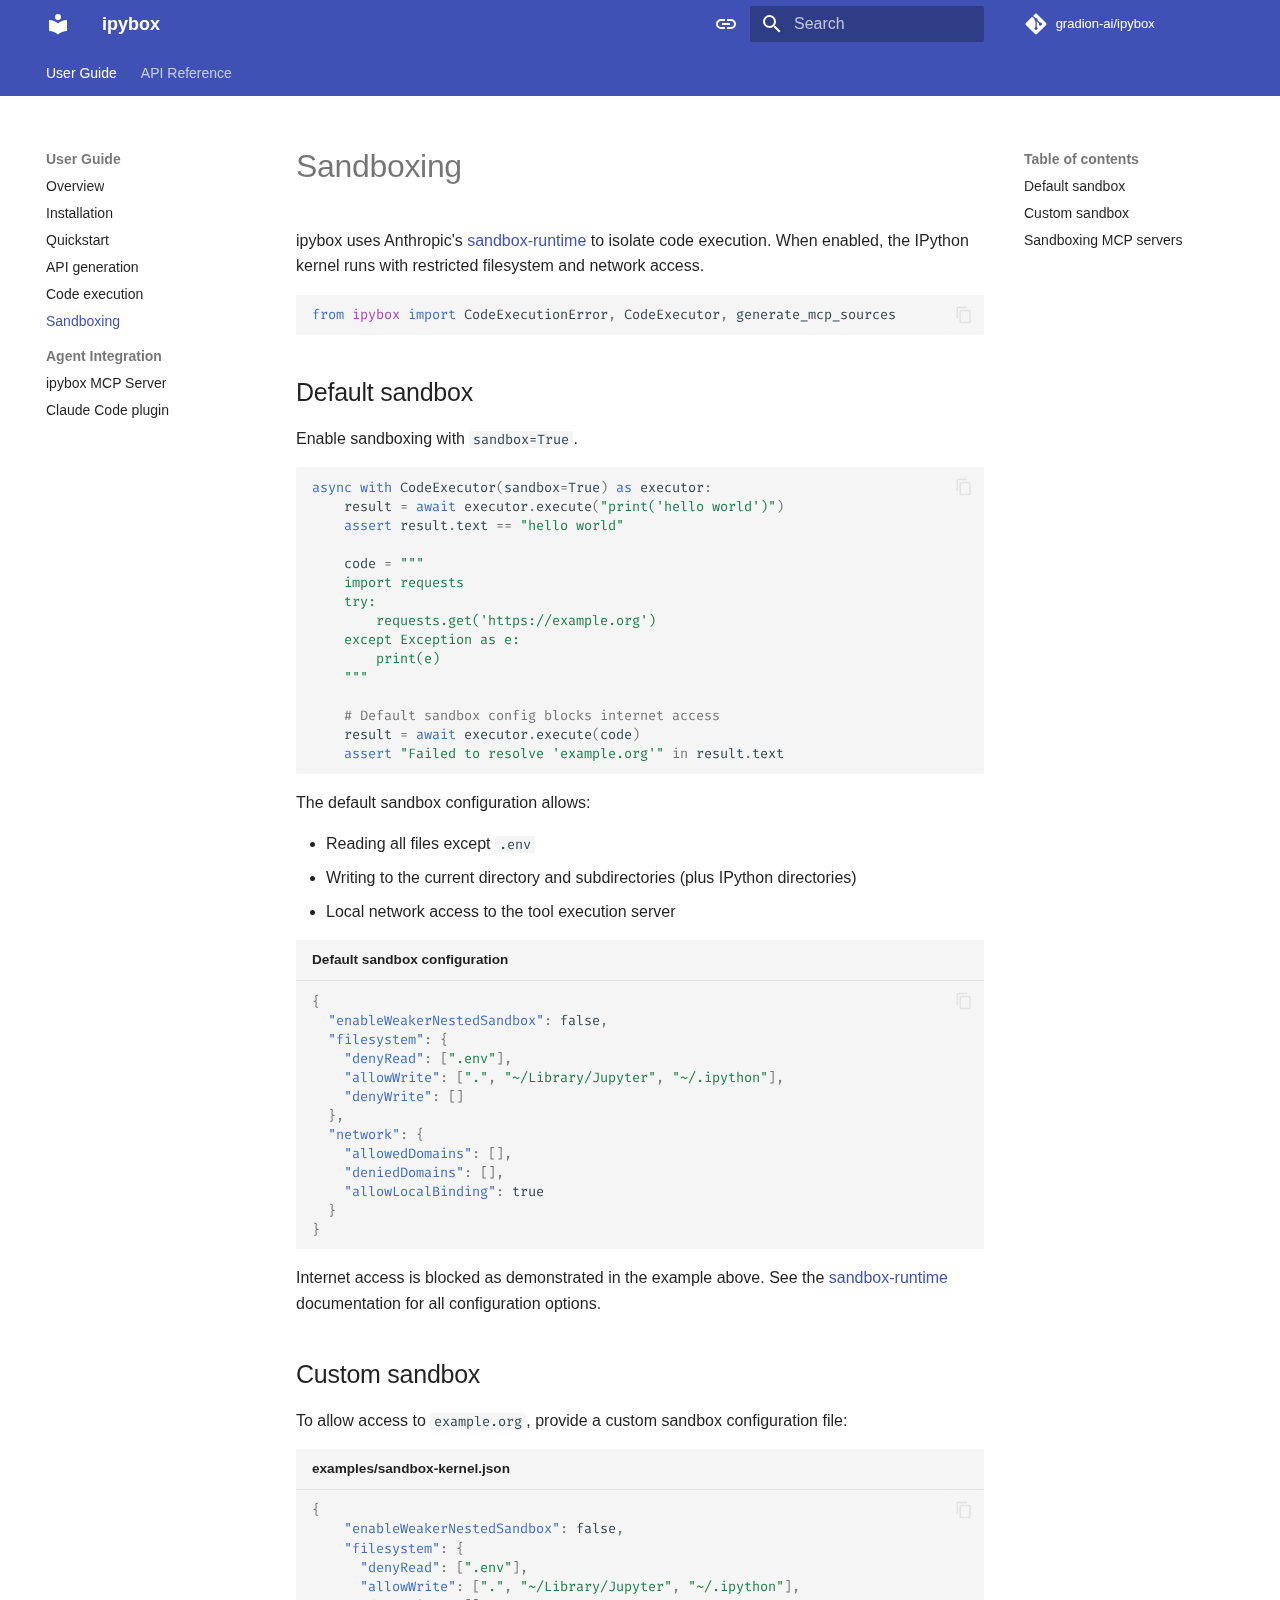
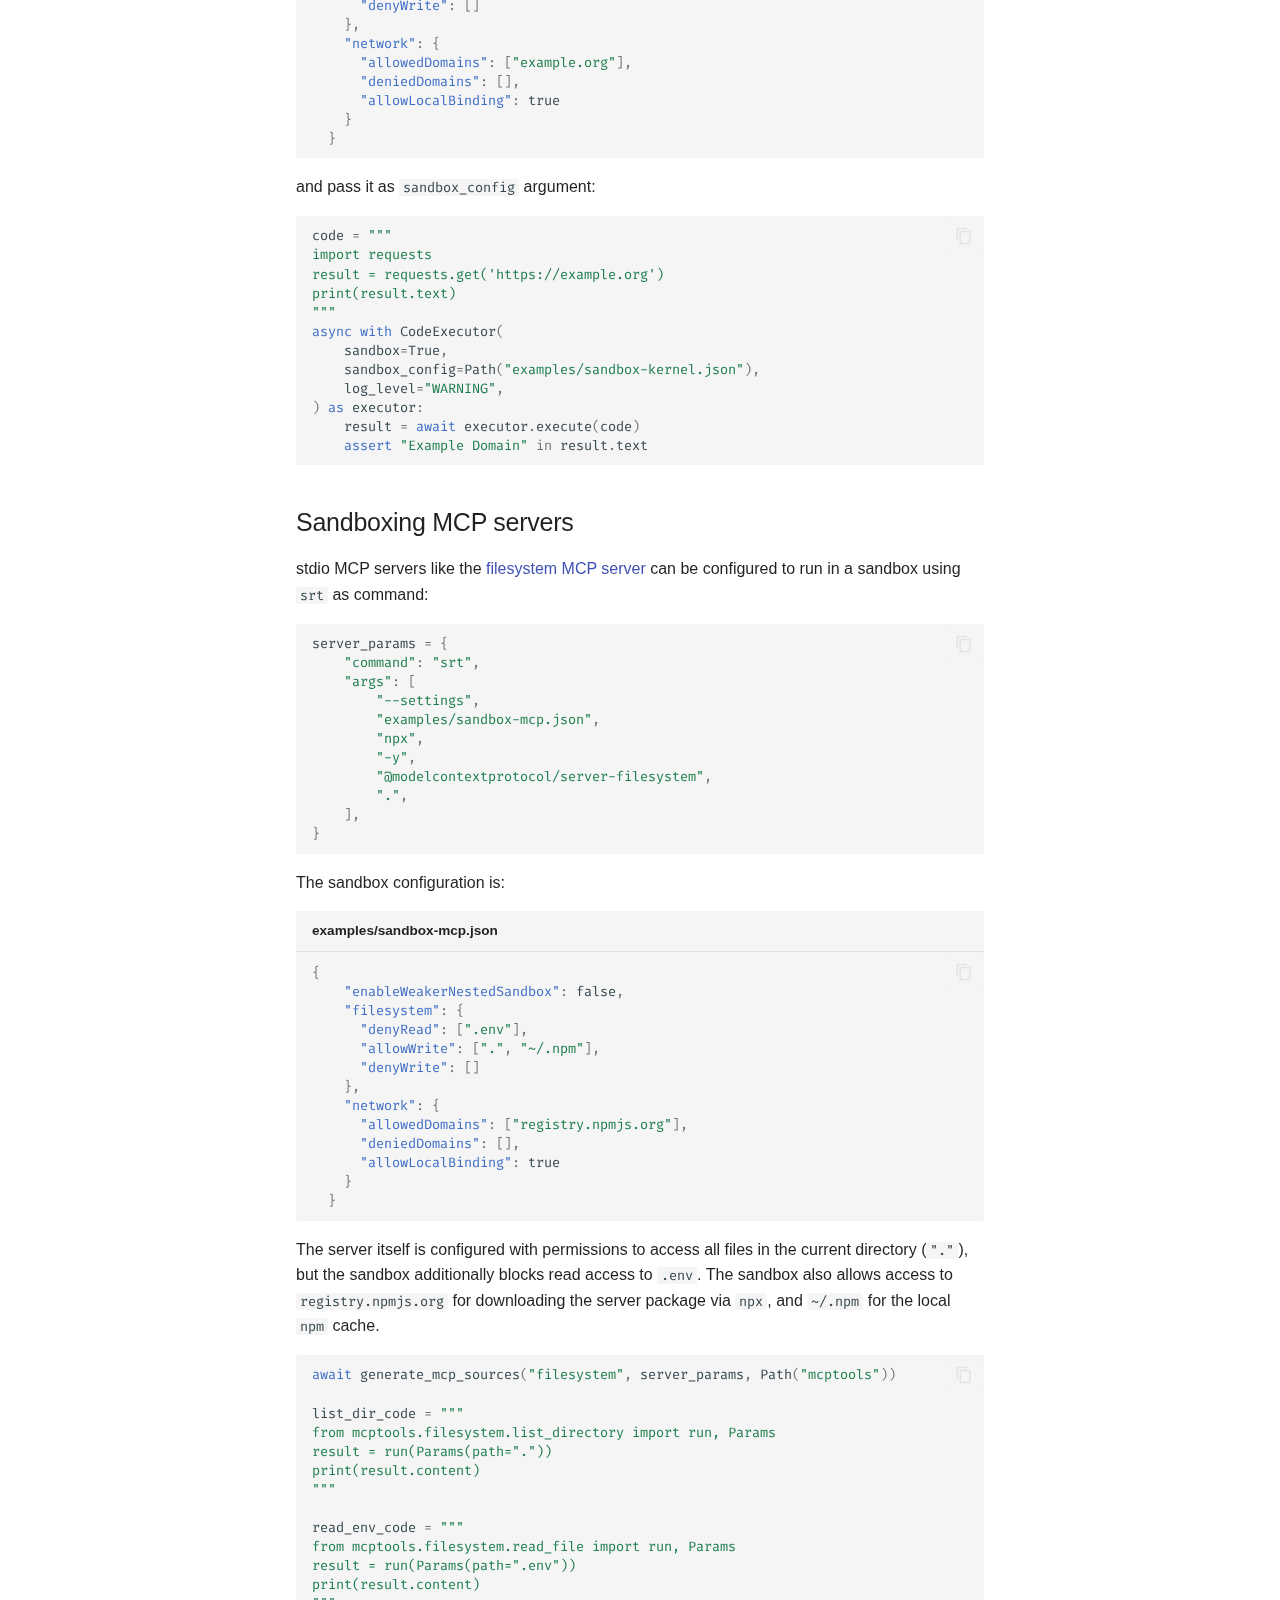
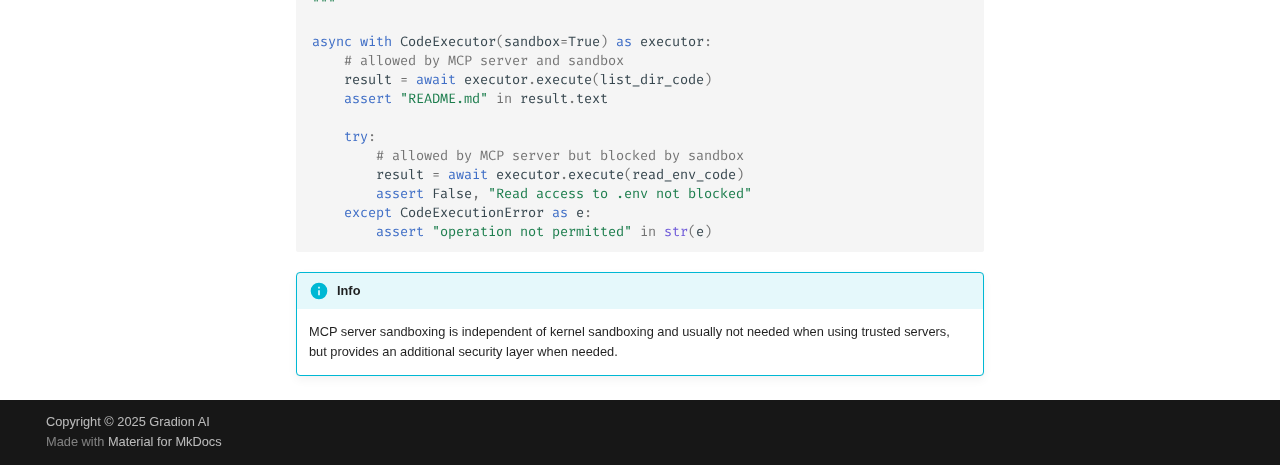
<file: sandbox/index.html>
<!doctype html>
<html lang="en" class="no-js">
  <head>
    
      <meta charset="utf-8">
      <meta name="viewport" content="width=device-width,initial-scale=1">
      
        <meta name="description" content="ipybox">
      
      
      
        <link rel="canonical" href="https://gradion-ai.github.io/ipybox/sandbox/">
      
      
        <link rel="prev" href="../codeexec/">
      
      
        <link rel="next" href="../mcpserver/">
      
      
        
      
      
      <link rel="icon" href="../assets/images/favicon.png">
      <meta name="generator" content="mkdocs-1.6.1, mkdocs-material-9.7.0">
    
    
      
        <title>Sandboxing - ipybox</title>
      
    
    
      <link rel="stylesheet" href="../assets/stylesheets/main.618322db.min.css">
      
        
        <link rel="stylesheet" href="../assets/stylesheets/palette.ab4e12ef.min.css">
      
      


    
    
      
    
    
      
        
        
        <link rel="preconnect" href="https://fonts.gstatic.com" crossorigin>
        <link rel="stylesheet" href="https://fonts.googleapis.com/css?family=Fira:300,300i,400,400i,700,700i%7CFira+Code:400,400i,700,700i&display=fallback">
        <style>:root{--md-text-font:"Fira";--md-code-font:"Fira Code"}</style>
      
    
    
      <link rel="stylesheet" href="../assets/_mkdocstrings.css">
    
      <link rel="stylesheet" href="../stylesheets/extra.css">
    
    <script>__md_scope=new URL("..",location),__md_hash=e=>[...e].reduce(((e,_)=>(e<<5)-e+_.charCodeAt(0)),0),__md_get=(e,_=localStorage,t=__md_scope)=>JSON.parse(_.getItem(t.pathname+"."+e)),__md_set=(e,_,t=localStorage,a=__md_scope)=>{try{t.setItem(a.pathname+"."+e,JSON.stringify(_))}catch(e){}}</script>
    
      

    
    
  </head>
  
  
    
    
      
    
    
    
    
    <body dir="ltr" data-md-color-scheme="default" data-md-color-primary="indigo" data-md-color-accent="indigo">
  
    
    <input class="md-toggle" data-md-toggle="drawer" type="checkbox" id="__drawer" autocomplete="off">
    <input class="md-toggle" data-md-toggle="search" type="checkbox" id="__search" autocomplete="off">
    <label class="md-overlay" for="__drawer"></label>
    <div data-md-component="skip">
      
        
        <a href="#sandboxing" class="md-skip">
          Skip to content
        </a>
      
    </div>
    <div data-md-component="announce">
      
    </div>
    
    
      

<header class="md-header" data-md-component="header">
  <nav class="md-header__inner md-grid" aria-label="Header">
    <a href=".." title="ipybox" class="md-header__button md-logo" aria-label="ipybox" data-md-component="logo">
      
  
  <svg xmlns="http://www.w3.org/2000/svg" viewBox="0 0 24 24"><path d="M12 8a3 3 0 0 0 3-3 3 3 0 0 0-3-3 3 3 0 0 0-3 3 3 3 0 0 0 3 3m0 3.54C9.64 9.35 6.5 8 3 8v11c3.5 0 6.64 1.35 9 3.54 2.36-2.19 5.5-3.54 9-3.54V8c-3.5 0-6.64 1.35-9 3.54"/></svg>

    </a>
    <label class="md-header__button md-icon" for="__drawer">
      
      <svg xmlns="http://www.w3.org/2000/svg" viewBox="0 0 24 24"><path d="M3 6h18v2H3zm0 5h18v2H3zm0 5h18v2H3z"/></svg>
    </label>
    <div class="md-header__title" data-md-component="header-title">
      <div class="md-header__ellipsis">
        <div class="md-header__topic">
          <span class="md-ellipsis">
            ipybox
          </span>
        </div>
        <div class="md-header__topic" data-md-component="header-topic">
          <span class="md-ellipsis">
            
              Sandboxing
            
          </span>
        </div>
      </div>
    </div>
    
      
        <form class="md-header__option" data-md-component="palette">
  
    
    
    
    <input class="md-option" data-md-color-media="(prefers-color-scheme)" data-md-color-scheme="default" data-md-color-primary="indigo" data-md-color-accent="indigo"  aria-label="Switch to light mode"  type="radio" name="__palette" id="__palette_0">
    
      <label class="md-header__button md-icon" title="Switch to light mode" for="__palette_1" hidden>
        <svg xmlns="http://www.w3.org/2000/svg" viewBox="0 0 24 24"><path d="M3.9 12c0-1.71 1.39-3.1 3.1-3.1h4V7H7a5 5 0 0 0-5 5 5 5 0 0 0 5 5h4v-1.9H7c-1.71 0-3.1-1.39-3.1-3.1M8 13h8v-2H8zm9-6h-4v1.9h4c1.71 0 3.1 1.39 3.1 3.1s-1.39 3.1-3.1 3.1h-4V17h4a5 5 0 0 0 5-5 5 5 0 0 0-5-5"/></svg>
      </label>
    
  
    
    
    
    <input class="md-option" data-md-color-media="(prefers-color-scheme: light)" data-md-color-scheme="default" data-md-color-primary="indigo" data-md-color-accent="indigo"  aria-label="Switch to dark mode"  type="radio" name="__palette" id="__palette_1">
    
      <label class="md-header__button md-icon" title="Switch to dark mode" for="__palette_2" hidden>
        <svg xmlns="http://www.w3.org/2000/svg" viewBox="0 0 24 24"><path d="M17 7H7a5 5 0 0 0-5 5 5 5 0 0 0 5 5h10a5 5 0 0 0 5-5 5 5 0 0 0-5-5m0 8a3 3 0 0 1-3-3 3 3 0 0 1 3-3 3 3 0 0 1 3 3 3 3 0 0 1-3 3"/></svg>
      </label>
    
  
    
    
    
    <input class="md-option" data-md-color-media="(prefers-color-scheme: dark)" data-md-color-scheme="slate" data-md-color-primary="black" data-md-color-accent="indigo"  aria-label="Switch to system preference"  type="radio" name="__palette" id="__palette_2">
    
      <label class="md-header__button md-icon" title="Switch to system preference" for="__palette_0" hidden>
        <svg xmlns="http://www.w3.org/2000/svg" viewBox="0 0 24 24"><path d="M17 7H7a5 5 0 0 0-5 5 5 5 0 0 0 5 5h10a5 5 0 0 0 5-5 5 5 0 0 0-5-5M7 15a3 3 0 0 1-3-3 3 3 0 0 1 3-3 3 3 0 0 1 3 3 3 3 0 0 1-3 3"/></svg>
      </label>
    
  
</form>
      
    
    
      <script>var palette=__md_get("__palette");if(palette&&palette.color){if("(prefers-color-scheme)"===palette.color.media){var media=matchMedia("(prefers-color-scheme: light)"),input=document.querySelector(media.matches?"[data-md-color-media='(prefers-color-scheme: light)']":"[data-md-color-media='(prefers-color-scheme: dark)']");palette.color.media=input.getAttribute("data-md-color-media"),palette.color.scheme=input.getAttribute("data-md-color-scheme"),palette.color.primary=input.getAttribute("data-md-color-primary"),palette.color.accent=input.getAttribute("data-md-color-accent")}for(var[key,value]of Object.entries(palette.color))document.body.setAttribute("data-md-color-"+key,value)}</script>
    
    
    
      
      
        <label class="md-header__button md-icon" for="__search">
          
          <svg xmlns="http://www.w3.org/2000/svg" viewBox="0 0 24 24"><path d="M9.5 3A6.5 6.5 0 0 1 16 9.5c0 1.61-.59 3.09-1.56 4.23l.27.27h.79l5 5-1.5 1.5-5-5v-.79l-.27-.27A6.52 6.52 0 0 1 9.5 16 6.5 6.5 0 0 1 3 9.5 6.5 6.5 0 0 1 9.5 3m0 2C7 5 5 7 5 9.5S7 14 9.5 14 14 12 14 9.5 12 5 9.5 5"/></svg>
        </label>
        <div class="md-search" data-md-component="search" role="dialog">
  <label class="md-search__overlay" for="__search"></label>
  <div class="md-search__inner" role="search">
    <form class="md-search__form" name="search">
      <input type="text" class="md-search__input" name="query" aria-label="Search" placeholder="Search" autocapitalize="off" autocorrect="off" autocomplete="off" spellcheck="false" data-md-component="search-query" required>
      <label class="md-search__icon md-icon" for="__search">
        
        <svg xmlns="http://www.w3.org/2000/svg" viewBox="0 0 24 24"><path d="M9.5 3A6.5 6.5 0 0 1 16 9.5c0 1.61-.59 3.09-1.56 4.23l.27.27h.79l5 5-1.5 1.5-5-5v-.79l-.27-.27A6.52 6.52 0 0 1 9.5 16 6.5 6.5 0 0 1 3 9.5 6.5 6.5 0 0 1 9.5 3m0 2C7 5 5 7 5 9.5S7 14 9.5 14 14 12 14 9.5 12 5 9.5 5"/></svg>
        
        <svg xmlns="http://www.w3.org/2000/svg" viewBox="0 0 24 24"><path d="M20 11v2H8l5.5 5.5-1.42 1.42L4.16 12l7.92-7.92L13.5 5.5 8 11z"/></svg>
      </label>
      <nav class="md-search__options" aria-label="Search">
        
        <button type="reset" class="md-search__icon md-icon" title="Clear" aria-label="Clear" tabindex="-1">
          
          <svg xmlns="http://www.w3.org/2000/svg" viewBox="0 0 24 24"><path d="M19 6.41 17.59 5 12 10.59 6.41 5 5 6.41 10.59 12 5 17.59 6.41 19 12 13.41 17.59 19 19 17.59 13.41 12z"/></svg>
        </button>
      </nav>
      
        <div class="md-search__suggest" data-md-component="search-suggest"></div>
      
    </form>
    <div class="md-search__output">
      <div class="md-search__scrollwrap" tabindex="0" data-md-scrollfix>
        <div class="md-search-result" data-md-component="search-result">
          <div class="md-search-result__meta">
            Initializing search
          </div>
          <ol class="md-search-result__list" role="presentation"></ol>
        </div>
      </div>
    </div>
  </div>
</div>
      
    
    
      <div class="md-header__source">
        <a href="https://github.com/gradion-ai/ipybox" title="Go to repository" class="md-source" data-md-component="source">
  <div class="md-source__icon md-icon">
    
    <svg xmlns="http://www.w3.org/2000/svg" viewBox="0 0 448 512"><!--! Font Awesome Free 7.1.0 by @fontawesome - https://fontawesome.com License - https://fontawesome.com/license/free (Icons: CC BY 4.0, Fonts: SIL OFL 1.1, Code: MIT License) Copyright 2025 Fonticons, Inc.--><path d="M439.6 236.1 244 40.5c-5.4-5.5-12.8-8.5-20.4-8.5s-15 3-20.4 8.4L162.5 81l51.5 51.5c27.1-9.1 52.7 16.8 43.4 43.7l49.7 49.7c34.2-11.8 61.2 31 35.5 56.7-26.5 26.5-70.2-2.9-56-37.3L240.3 199v121.9c25.3 12.5 22.3 41.8 9.1 55-6.4 6.4-15.2 10.1-24.3 10.1s-17.8-3.6-24.3-10.1c-17.6-17.6-11.1-46.9 11.2-56v-123c-20.8-8.5-24.6-30.7-18.6-45L142.6 101 8.5 235.1C3 240.6 0 247.9 0 255.5s3 15 8.5 20.4l195.6 195.7c5.4 5.4 12.7 8.4 20.4 8.4s15-3 20.4-8.4l194.7-194.7c5.4-5.4 8.4-12.8 8.4-20.4s-3-15-8.4-20.4"/></svg>
  </div>
  <div class="md-source__repository">
    gradion-ai/ipybox
  </div>
</a>
      </div>
    
  </nav>
  
</header>
    
    <div class="md-container" data-md-component="container">
      
      
        
          
            
<nav class="md-tabs" aria-label="Tabs" data-md-component="tabs">
  <div class="md-grid">
    <ul class="md-tabs__list">
      
        
  
  
  
    
  
  
    
    
      <li class="md-tabs__item md-tabs__item--active">
        <a href=".." class="md-tabs__link">
          
  
  
  User Guide

        </a>
      </li>
    
  

      
        
  
  
  
  
    
    
      
  
  
  
  
    
    
      <li class="md-tabs__item">
        <a href="../api/code_executor/" class="md-tabs__link">
          
  
  
  API Reference

        </a>
      </li>
    
  

    
  

      
    </ul>
  </div>
</nav>
          
        
      
      <main class="md-main" data-md-component="main">
        <div class="md-main__inner md-grid">
          
            
              
              <div class="md-sidebar md-sidebar--primary" data-md-component="sidebar" data-md-type="navigation" >
                <div class="md-sidebar__scrollwrap">
                  <div class="md-sidebar__inner">
                    


  


<nav class="md-nav md-nav--primary md-nav--lifted" aria-label="Navigation" data-md-level="0">
  <label class="md-nav__title" for="__drawer">
    <a href=".." title="ipybox" class="md-nav__button md-logo" aria-label="ipybox" data-md-component="logo">
      
  
  <svg xmlns="http://www.w3.org/2000/svg" viewBox="0 0 24 24"><path d="M12 8a3 3 0 0 0 3-3 3 3 0 0 0-3-3 3 3 0 0 0-3 3 3 3 0 0 0 3 3m0 3.54C9.64 9.35 6.5 8 3 8v11c3.5 0 6.64 1.35 9 3.54 2.36-2.19 5.5-3.54 9-3.54V8c-3.5 0-6.64 1.35-9 3.54"/></svg>

    </a>
    ipybox
  </label>
  
    <div class="md-nav__source">
      <a href="https://github.com/gradion-ai/ipybox" title="Go to repository" class="md-source" data-md-component="source">
  <div class="md-source__icon md-icon">
    
    <svg xmlns="http://www.w3.org/2000/svg" viewBox="0 0 448 512"><!--! Font Awesome Free 7.1.0 by @fontawesome - https://fontawesome.com License - https://fontawesome.com/license/free (Icons: CC BY 4.0, Fonts: SIL OFL 1.1, Code: MIT License) Copyright 2025 Fonticons, Inc.--><path d="M439.6 236.1 244 40.5c-5.4-5.5-12.8-8.5-20.4-8.5s-15 3-20.4 8.4L162.5 81l51.5 51.5c27.1-9.1 52.7 16.8 43.4 43.7l49.7 49.7c34.2-11.8 61.2 31 35.5 56.7-26.5 26.5-70.2-2.9-56-37.3L240.3 199v121.9c25.3 12.5 22.3 41.8 9.1 55-6.4 6.4-15.2 10.1-24.3 10.1s-17.8-3.6-24.3-10.1c-17.6-17.6-11.1-46.9 11.2-56v-123c-20.8-8.5-24.6-30.7-18.6-45L142.6 101 8.5 235.1C3 240.6 0 247.9 0 255.5s3 15 8.5 20.4l195.6 195.7c5.4 5.4 12.7 8.4 20.4 8.4s15-3 20.4-8.4l194.7-194.7c5.4-5.4 8.4-12.8 8.4-20.4s-3-15-8.4-20.4"/></svg>
  </div>
  <div class="md-source__repository">
    gradion-ai/ipybox
  </div>
</a>
    </div>
  
  <ul class="md-nav__list" data-md-scrollfix>
    
      
      
  
  
    
  
  
  
    
    
    
    
      
        
        
      
      
        
      
    
    
    <li class="md-nav__item md-nav__item--active md-nav__item--section md-nav__item--nested">
      
        
        
        <input class="md-nav__toggle md-toggle " type="checkbox" id="__nav_1" checked>
        
          
          <label class="md-nav__link" for="__nav_1" id="__nav_1_label" tabindex="">
            
  
  
  <span class="md-ellipsis">
    
  
    User Guide
  

    
  </span>
  
  

            <span class="md-nav__icon md-icon"></span>
          </label>
        
        <nav class="md-nav" data-md-level="1" aria-labelledby="__nav_1_label" aria-expanded="true">
          <label class="md-nav__title" for="__nav_1">
            <span class="md-nav__icon md-icon"></span>
            
  
    User Guide
  

          </label>
          <ul class="md-nav__list" data-md-scrollfix>
            
              
                
  
  
  
  
    <li class="md-nav__item">
      <a href=".." class="md-nav__link">
        
  
  
  <span class="md-ellipsis">
    
  
    Overview
  

    
  </span>
  
  

      </a>
    </li>
  

              
            
              
                
  
  
  
  
    <li class="md-nav__item">
      <a href="../installation/" class="md-nav__link">
        
  
  
  <span class="md-ellipsis">
    
  
    Installation
  

    
  </span>
  
  

      </a>
    </li>
  

              
            
              
                
  
  
  
  
    <li class="md-nav__item">
      <a href="../quickstart/" class="md-nav__link">
        
  
  
  <span class="md-ellipsis">
    
  
    Quickstart
  

    
  </span>
  
  

      </a>
    </li>
  

              
            
              
                
  
  
  
  
    <li class="md-nav__item">
      <a href="../apigen/" class="md-nav__link">
        
  
  
  <span class="md-ellipsis">
    
  
    API generation
  

    
  </span>
  
  

      </a>
    </li>
  

              
            
              
                
  
  
  
  
    <li class="md-nav__item">
      <a href="../codeexec/" class="md-nav__link">
        
  
  
  <span class="md-ellipsis">
    
  
    Code execution
  

    
  </span>
  
  

      </a>
    </li>
  

              
            
              
                
  
  
    
  
  
  
    <li class="md-nav__item md-nav__item--active">
      
      <input class="md-nav__toggle md-toggle" type="checkbox" id="__toc">
      
      
        
      
      
        <label class="md-nav__link md-nav__link--active" for="__toc">
          
  
  
  <span class="md-ellipsis">
    
  
    Sandboxing
  

    
  </span>
  
  

          <span class="md-nav__icon md-icon"></span>
        </label>
      
      <a href="./" class="md-nav__link md-nav__link--active">
        
  
  
  <span class="md-ellipsis">
    
  
    Sandboxing
  

    
  </span>
  
  

      </a>
      
        

<nav class="md-nav md-nav--secondary" aria-label="Table of contents">
  
  
  
    
  
  
    <label class="md-nav__title" for="__toc">
      <span class="md-nav__icon md-icon"></span>
      Table of contents
    </label>
    <ul class="md-nav__list" data-md-component="toc" data-md-scrollfix>
      
        <li class="md-nav__item">
  <a href="#default-sandbox" class="md-nav__link">
    <span class="md-ellipsis">
      
        Default sandbox
      
    </span>
  </a>
  
</li>
      
        <li class="md-nav__item">
  <a href="#custom-sandbox" class="md-nav__link">
    <span class="md-ellipsis">
      
        Custom sandbox
      
    </span>
  </a>
  
</li>
      
        <li class="md-nav__item">
  <a href="#sandboxing-mcp-servers" class="md-nav__link">
    <span class="md-ellipsis">
      
        Sandboxing MCP servers
      
    </span>
  </a>
  
</li>
      
    </ul>
  
</nav>
      
    </li>
  

              
            
              
                
  
  
  
  
    
    
    
    
      
      
        
          
          
        
      
    
    
    <li class="md-nav__item md-nav__item--section md-nav__item--nested">
      
        
        
        <input class="md-nav__toggle md-toggle " type="checkbox" id="__nav_1_7" >
        
          
          <label class="md-nav__link" for="__nav_1_7" id="__nav_1_7_label" tabindex="">
            
  
  
  <span class="md-ellipsis">
    
  
    Agent Integration
  

    
  </span>
  
  

            <span class="md-nav__icon md-icon"></span>
          </label>
        
        <nav class="md-nav" data-md-level="2" aria-labelledby="__nav_1_7_label" aria-expanded="false">
          <label class="md-nav__title" for="__nav_1_7">
            <span class="md-nav__icon md-icon"></span>
            
  
    Agent Integration
  

          </label>
          <ul class="md-nav__list" data-md-scrollfix>
            
              
                
  
  
  
  
    <li class="md-nav__item">
      <a href="../mcpserver/" class="md-nav__link">
        
  
  
  <span class="md-ellipsis">
    
  
    ipybox MCP Server
  

    
  </span>
  
  

      </a>
    </li>
  

              
            
              
                
  
  
  
  
    <li class="md-nav__item">
      <a href="../ccplugin/" class="md-nav__link">
        
  
  
  <span class="md-ellipsis">
    
  
    Claude Code plugin
  

    
  </span>
  
  

      </a>
    </li>
  

              
            
          </ul>
        </nav>
      
    </li>
  

              
            
          </ul>
        </nav>
      
    </li>
  

    
      
      
  
  
  
  
    
    
    
    
      
      
        
      
    
    
    <li class="md-nav__item md-nav__item--nested">
      
        
        
        <input class="md-nav__toggle md-toggle " type="checkbox" id="__nav_2" >
        
          
          <label class="md-nav__link" for="__nav_2" id="__nav_2_label" tabindex="0">
            
  
  
  <span class="md-ellipsis">
    
  
    API Reference
  

    
  </span>
  
  

            <span class="md-nav__icon md-icon"></span>
          </label>
        
        <nav class="md-nav" data-md-level="1" aria-labelledby="__nav_2_label" aria-expanded="false">
          <label class="md-nav__title" for="__nav_2">
            <span class="md-nav__icon md-icon"></span>
            
  
    API Reference
  

          </label>
          <ul class="md-nav__list" data-md-scrollfix>
            
              
                
  
  
  
  
    
    
    
    
      
      
        
      
    
    
    <li class="md-nav__item md-nav__item--nested">
      
        
        
        <input class="md-nav__toggle md-toggle " type="checkbox" id="__nav_2_1" >
        
          
          <label class="md-nav__link" for="__nav_2_1" id="__nav_2_1_label" tabindex="0">
            
  
  
  <span class="md-ellipsis">
    
  
    High-level API
  

    
  </span>
  
  

            <span class="md-nav__icon md-icon"></span>
          </label>
        
        <nav class="md-nav" data-md-level="2" aria-labelledby="__nav_2_1_label" aria-expanded="false">
          <label class="md-nav__title" for="__nav_2_1">
            <span class="md-nav__icon md-icon"></span>
            
  
    High-level API
  

          </label>
          <ul class="md-nav__list" data-md-scrollfix>
            
              
                
  
  
  
  
    <li class="md-nav__item">
      <a href="../api/code_executor/" class="md-nav__link">
        
  
  
  <span class="md-ellipsis">
    
  
    Code Executor
  

    
  </span>
  
  

      </a>
    </li>
  

              
            
          </ul>
        </nav>
      
    </li>
  

              
            
              
                
  
  
  
  
    
    
    
    
      
      
        
      
    
    
    <li class="md-nav__item md-nav__item--nested">
      
        
        
        <input class="md-nav__toggle md-toggle " type="checkbox" id="__nav_2_2" >
        
          
          <label class="md-nav__link" for="__nav_2_2" id="__nav_2_2_label" tabindex="0">
            
  
  
  <span class="md-ellipsis">
    
  
    Low-level API
  

    
  </span>
  
  

            <span class="md-nav__icon md-icon"></span>
          </label>
        
        <nav class="md-nav" data-md-level="2" aria-labelledby="__nav_2_2_label" aria-expanded="false">
          <label class="md-nav__title" for="__nav_2_2">
            <span class="md-nav__icon md-icon"></span>
            
  
    Low-level API
  

          </label>
          <ul class="md-nav__list" data-md-scrollfix>
            
              
                
  
  
  
  
    <li class="md-nav__item">
      <a href="../api/tool_executor/" class="md-nav__link">
        
  
  
  <span class="md-ellipsis">
    
  
    Tool Executor
  

    
  </span>
  
  

      </a>
    </li>
  

              
            
              
                
  
  
  
  
    <li class="md-nav__item">
      <a href="../api/kernel_manager/" class="md-nav__link">
        
  
  
  <span class="md-ellipsis">
    
  
    Kernel Manager
  

    
  </span>
  
  

      </a>
    </li>
  

              
            
          </ul>
        </nav>
      
    </li>
  

              
            
          </ul>
        </nav>
      
    </li>
  

    
  </ul>
</nav>
                  </div>
                </div>
              </div>
            
            
              
              <div class="md-sidebar md-sidebar--secondary" data-md-component="sidebar" data-md-type="toc" >
                <div class="md-sidebar__scrollwrap">
                  <div class="md-sidebar__inner">
                    

<nav class="md-nav md-nav--secondary" aria-label="Table of contents">
  
  
  
    
  
  
    <label class="md-nav__title" for="__toc">
      <span class="md-nav__icon md-icon"></span>
      Table of contents
    </label>
    <ul class="md-nav__list" data-md-component="toc" data-md-scrollfix>
      
        <li class="md-nav__item">
  <a href="#default-sandbox" class="md-nav__link">
    <span class="md-ellipsis">
      
        Default sandbox
      
    </span>
  </a>
  
</li>
      
        <li class="md-nav__item">
  <a href="#custom-sandbox" class="md-nav__link">
    <span class="md-ellipsis">
      
        Custom sandbox
      
    </span>
  </a>
  
</li>
      
        <li class="md-nav__item">
  <a href="#sandboxing-mcp-servers" class="md-nav__link">
    <span class="md-ellipsis">
      
        Sandboxing MCP servers
      
    </span>
  </a>
  
</li>
      
    </ul>
  
</nav>
                  </div>
                </div>
              </div>
            
          
          
            <div class="md-content" data-md-component="content">
              
              <article class="md-content__inner md-typeset">
                
                  


  
  


<h1 id="sandboxing">Sandboxing</h1>
<p>ipybox uses Anthropic's <a href="https://github.com/anthropic-experimental/sandbox-runtime">sandbox-runtime</a> to isolate code execution. When enabled, the IPython kernel runs with restricted filesystem and network access.</p>
<div class="highlight"><pre><span></span><code><span class="kn">from</span><span class="w"> </span><span class="nn">ipybox</span><span class="w"> </span><span class="kn">import</span> <span class="n">CodeExecutionError</span><span class="p">,</span> <span class="n">CodeExecutor</span><span class="p">,</span> <span class="n">generate_mcp_sources</span>
</code></pre></div>
<h2 id="default-sandbox">Default sandbox</h2>
<p>Enable sandboxing with <code>sandbox=True</code>.</p>
<div class="highlight"><pre><span></span><code><span class="k">async</span> <span class="k">with</span> <span class="n">CodeExecutor</span><span class="p">(</span><span class="n">sandbox</span><span class="o">=</span><span class="kc">True</span><span class="p">)</span> <span class="k">as</span> <span class="n">executor</span><span class="p">:</span>
    <span class="n">result</span> <span class="o">=</span> <span class="k">await</span> <span class="n">executor</span><span class="o">.</span><span class="n">execute</span><span class="p">(</span><span class="s2">&quot;print(&#39;hello world&#39;)&quot;</span><span class="p">)</span>
    <span class="k">assert</span> <span class="n">result</span><span class="o">.</span><span class="n">text</span> <span class="o">==</span> <span class="s2">&quot;hello world&quot;</span>

    <span class="n">code</span> <span class="o">=</span> <span class="s2">&quot;&quot;&quot;</span>
<span class="s2">    import requests</span>
<span class="s2">    try:</span>
<span class="s2">        requests.get(&#39;https://example.org&#39;)</span>
<span class="s2">    except Exception as e:</span>
<span class="s2">        print(e)</span>
<span class="s2">    &quot;&quot;&quot;</span>

    <span class="c1"># Default sandbox config blocks internet access</span>
    <span class="n">result</span> <span class="o">=</span> <span class="k">await</span> <span class="n">executor</span><span class="o">.</span><span class="n">execute</span><span class="p">(</span><span class="n">code</span><span class="p">)</span>
    <span class="k">assert</span> <span class="s2">&quot;Failed to resolve &#39;example.org&#39;&quot;</span> <span class="ow">in</span> <span class="n">result</span><span class="o">.</span><span class="n">text</span>
</code></pre></div>
<p>The default sandbox configuration allows:</p>
<ul>
<li>Reading all files except <code>.env</code></li>
<li>Writing to the current directory and subdirectories (plus IPython directories)</li>
<li>Local network access to the tool execution server</li>
</ul>
<div class="highlight"><span class="filename">Default sandbox configuration</span><pre><span></span><code><span class="p">{</span>
<span class="w">  </span><span class="nt">&quot;enableWeakerNestedSandbox&quot;</span><span class="p">:</span><span class="w"> </span><span class="kc">false</span><span class="p">,</span>
<span class="w">  </span><span class="nt">&quot;filesystem&quot;</span><span class="p">:</span><span class="w"> </span><span class="p">{</span>
<span class="w">    </span><span class="nt">&quot;denyRead&quot;</span><span class="p">:</span><span class="w"> </span><span class="p">[</span><span class="s2">&quot;.env&quot;</span><span class="p">],</span>
<span class="w">    </span><span class="nt">&quot;allowWrite&quot;</span><span class="p">:</span><span class="w"> </span><span class="p">[</span><span class="s2">&quot;.&quot;</span><span class="p">,</span><span class="w"> </span><span class="s2">&quot;~/Library/Jupyter&quot;</span><span class="p">,</span><span class="w"> </span><span class="s2">&quot;~/.ipython&quot;</span><span class="p">],</span>
<span class="w">    </span><span class="nt">&quot;denyWrite&quot;</span><span class="p">:</span><span class="w"> </span><span class="p">[]</span>
<span class="w">  </span><span class="p">},</span>
<span class="w">  </span><span class="nt">&quot;network&quot;</span><span class="p">:</span><span class="w"> </span><span class="p">{</span>
<span class="w">    </span><span class="nt">&quot;allowedDomains&quot;</span><span class="p">:</span><span class="w"> </span><span class="p">[],</span>
<span class="w">    </span><span class="nt">&quot;deniedDomains&quot;</span><span class="p">:</span><span class="w"> </span><span class="p">[],</span>
<span class="w">    </span><span class="nt">&quot;allowLocalBinding&quot;</span><span class="p">:</span><span class="w"> </span><span class="kc">true</span>
<span class="w">  </span><span class="p">}</span>
<span class="p">}</span>
</code></pre></div>
<p>Internet access is blocked as demonstrated in the example above. See the <a href="https://github.com/anthropic-experimental/sandbox-runtime">sandbox-runtime</a> documentation for all configuration options.</p>
<h2 id="custom-sandbox">Custom sandbox</h2>
<p>To allow access to <code>example.org</code>, provide a custom sandbox configuration file:</p>
<div class="highlight"><span class="filename">examples/sandbox-kernel.json</span><pre><span></span><code><span class="p">{</span>
<span class="w">    </span><span class="nt">&quot;enableWeakerNestedSandbox&quot;</span><span class="p">:</span><span class="w"> </span><span class="kc">false</span><span class="p">,</span>
<span class="w">    </span><span class="nt">&quot;filesystem&quot;</span><span class="p">:</span><span class="w"> </span><span class="p">{</span>
<span class="w">      </span><span class="nt">&quot;denyRead&quot;</span><span class="p">:</span><span class="w"> </span><span class="p">[</span><span class="s2">&quot;.env&quot;</span><span class="p">],</span>
<span class="w">      </span><span class="nt">&quot;allowWrite&quot;</span><span class="p">:</span><span class="w"> </span><span class="p">[</span><span class="s2">&quot;.&quot;</span><span class="p">,</span><span class="w"> </span><span class="s2">&quot;~/Library/Jupyter&quot;</span><span class="p">,</span><span class="w"> </span><span class="s2">&quot;~/.ipython&quot;</span><span class="p">],</span>
<span class="w">      </span><span class="nt">&quot;denyWrite&quot;</span><span class="p">:</span><span class="w"> </span><span class="p">[]</span>
<span class="w">    </span><span class="p">},</span>
<span class="w">    </span><span class="nt">&quot;network&quot;</span><span class="p">:</span><span class="w"> </span><span class="p">{</span>
<span class="w">      </span><span class="nt">&quot;allowedDomains&quot;</span><span class="p">:</span><span class="w"> </span><span class="p">[</span><span class="s2">&quot;example.org&quot;</span><span class="p">],</span>
<span class="w">      </span><span class="nt">&quot;deniedDomains&quot;</span><span class="p">:</span><span class="w"> </span><span class="p">[],</span>
<span class="w">      </span><span class="nt">&quot;allowLocalBinding&quot;</span><span class="p">:</span><span class="w"> </span><span class="kc">true</span>
<span class="w">    </span><span class="p">}</span>
<span class="w">  </span><span class="p">}</span>
</code></pre></div>
<p>and pass it as <code>sandbox_config</code> argument:</p>
<div class="highlight"><pre><span></span><code><span class="n">code</span> <span class="o">=</span> <span class="s2">&quot;&quot;&quot;</span>
<span class="s2">import requests</span>
<span class="s2">result = requests.get(&#39;https://example.org&#39;)</span>
<span class="s2">print(result.text)</span>
<span class="s2">&quot;&quot;&quot;</span>
<span class="k">async</span> <span class="k">with</span> <span class="n">CodeExecutor</span><span class="p">(</span>
    <span class="n">sandbox</span><span class="o">=</span><span class="kc">True</span><span class="p">,</span>
    <span class="n">sandbox_config</span><span class="o">=</span><span class="n">Path</span><span class="p">(</span><span class="s2">&quot;examples/sandbox-kernel.json&quot;</span><span class="p">),</span>
    <span class="n">log_level</span><span class="o">=</span><span class="s2">&quot;WARNING&quot;</span><span class="p">,</span>
<span class="p">)</span> <span class="k">as</span> <span class="n">executor</span><span class="p">:</span>
    <span class="n">result</span> <span class="o">=</span> <span class="k">await</span> <span class="n">executor</span><span class="o">.</span><span class="n">execute</span><span class="p">(</span><span class="n">code</span><span class="p">)</span>
    <span class="k">assert</span> <span class="s2">&quot;Example Domain&quot;</span> <span class="ow">in</span> <span class="n">result</span><span class="o">.</span><span class="n">text</span>
</code></pre></div>
<h2 id="sandboxing-mcp-servers">Sandboxing MCP servers</h2>
<p>stdio MCP servers like the <a href="https://github.com/modelcontextprotocol/servers/tree/main/src/filesystem">filesystem MCP server</a> can be configured to run in a sandbox using <code>srt</code> as command:</p>
<div class="highlight"><pre><span></span><code><span class="n">server_params</span> <span class="o">=</span> <span class="p">{</span>
    <span class="s2">&quot;command&quot;</span><span class="p">:</span> <span class="s2">&quot;srt&quot;</span><span class="p">,</span>
    <span class="s2">&quot;args&quot;</span><span class="p">:</span> <span class="p">[</span>
        <span class="s2">&quot;--settings&quot;</span><span class="p">,</span>
        <span class="s2">&quot;examples/sandbox-mcp.json&quot;</span><span class="p">,</span>
        <span class="s2">&quot;npx&quot;</span><span class="p">,</span>
        <span class="s2">&quot;-y&quot;</span><span class="p">,</span>
        <span class="s2">&quot;@modelcontextprotocol/server-filesystem&quot;</span><span class="p">,</span>
        <span class="s2">&quot;.&quot;</span><span class="p">,</span>
    <span class="p">],</span>
<span class="p">}</span>
</code></pre></div>
<p>The sandbox configuration is:</p>
<div class="highlight"><span class="filename">examples/sandbox-mcp.json</span><pre><span></span><code><span class="p">{</span>
<span class="w">    </span><span class="nt">&quot;enableWeakerNestedSandbox&quot;</span><span class="p">:</span><span class="w"> </span><span class="kc">false</span><span class="p">,</span>
<span class="w">    </span><span class="nt">&quot;filesystem&quot;</span><span class="p">:</span><span class="w"> </span><span class="p">{</span>
<span class="w">      </span><span class="nt">&quot;denyRead&quot;</span><span class="p">:</span><span class="w"> </span><span class="p">[</span><span class="s2">&quot;.env&quot;</span><span class="p">],</span>
<span class="w">      </span><span class="nt">&quot;allowWrite&quot;</span><span class="p">:</span><span class="w"> </span><span class="p">[</span><span class="s2">&quot;.&quot;</span><span class="p">,</span><span class="w"> </span><span class="s2">&quot;~/.npm&quot;</span><span class="p">],</span>
<span class="w">      </span><span class="nt">&quot;denyWrite&quot;</span><span class="p">:</span><span class="w"> </span><span class="p">[]</span>
<span class="w">    </span><span class="p">},</span>
<span class="w">    </span><span class="nt">&quot;network&quot;</span><span class="p">:</span><span class="w"> </span><span class="p">{</span>
<span class="w">      </span><span class="nt">&quot;allowedDomains&quot;</span><span class="p">:</span><span class="w"> </span><span class="p">[</span><span class="s2">&quot;registry.npmjs.org&quot;</span><span class="p">],</span>
<span class="w">      </span><span class="nt">&quot;deniedDomains&quot;</span><span class="p">:</span><span class="w"> </span><span class="p">[],</span>
<span class="w">      </span><span class="nt">&quot;allowLocalBinding&quot;</span><span class="p">:</span><span class="w"> </span><span class="kc">true</span>
<span class="w">    </span><span class="p">}</span>
<span class="w">  </span><span class="p">}</span>
</code></pre></div>
<p>The server itself is configured with permissions to access all files in the current directory (<code>"."</code>), but the sandbox additionally blocks read access to <code>.env</code>. The sandbox also allows access to <code>registry.npmjs.org</code> for downloading the server package via <code>npx</code>, and <code>~/.npm</code> for the local <code>npm</code> cache.</p>
<div class="highlight"><pre><span></span><code><span class="k">await</span> <span class="n">generate_mcp_sources</span><span class="p">(</span><span class="s2">&quot;filesystem&quot;</span><span class="p">,</span> <span class="n">server_params</span><span class="p">,</span> <span class="n">Path</span><span class="p">(</span><span class="s2">&quot;mcptools&quot;</span><span class="p">))</span>

<span class="n">list_dir_code</span> <span class="o">=</span> <span class="s2">&quot;&quot;&quot;</span>
<span class="s2">from mcptools.filesystem.list_directory import run, Params</span>
<span class="s2">result = run(Params(path=&quot;.&quot;))</span>
<span class="s2">print(result.content)</span>
<span class="s2">&quot;&quot;&quot;</span>

<span class="n">read_env_code</span> <span class="o">=</span> <span class="s2">&quot;&quot;&quot;</span>
<span class="s2">from mcptools.filesystem.read_file import run, Params</span>
<span class="s2">result = run(Params(path=&quot;.env&quot;))</span>
<span class="s2">print(result.content)</span>
<span class="s2">&quot;&quot;&quot;</span>

<span class="k">async</span> <span class="k">with</span> <span class="n">CodeExecutor</span><span class="p">(</span><span class="n">sandbox</span><span class="o">=</span><span class="kc">True</span><span class="p">)</span> <span class="k">as</span> <span class="n">executor</span><span class="p">:</span>
    <span class="c1"># allowed by MCP server and sandbox</span>
    <span class="n">result</span> <span class="o">=</span> <span class="k">await</span> <span class="n">executor</span><span class="o">.</span><span class="n">execute</span><span class="p">(</span><span class="n">list_dir_code</span><span class="p">)</span>
    <span class="k">assert</span> <span class="s2">&quot;README.md&quot;</span> <span class="ow">in</span> <span class="n">result</span><span class="o">.</span><span class="n">text</span>

    <span class="k">try</span><span class="p">:</span>
        <span class="c1"># allowed by MCP server but blocked by sandbox</span>
        <span class="n">result</span> <span class="o">=</span> <span class="k">await</span> <span class="n">executor</span><span class="o">.</span><span class="n">execute</span><span class="p">(</span><span class="n">read_env_code</span><span class="p">)</span>
        <span class="k">assert</span> <span class="kc">False</span><span class="p">,</span> <span class="s2">&quot;Read access to .env not blocked&quot;</span>
    <span class="k">except</span> <span class="n">CodeExecutionError</span> <span class="k">as</span> <span class="n">e</span><span class="p">:</span>
        <span class="k">assert</span> <span class="s2">&quot;operation not permitted&quot;</span> <span class="ow">in</span> <span class="nb">str</span><span class="p">(</span><span class="n">e</span><span class="p">)</span>
</code></pre></div>
<div class="admonition info">
<p class="admonition-title">Info</p>
<p>MCP server sandboxing is independent of kernel sandboxing and usually not needed when using trusted servers, but provides an additional security layer when needed. </p>
</div>












                
              </article>
            </div>
          
          
<script>var target=document.getElementById(location.hash.slice(1));target&&target.name&&(target.checked=target.name.startsWith("__tabbed_"))</script>
        </div>
        
          <button type="button" class="md-top md-icon" data-md-component="top" hidden>
  
  <svg xmlns="http://www.w3.org/2000/svg" viewBox="0 0 24 24"><path d="M13 20h-2V8l-5.5 5.5-1.42-1.42L12 4.16l7.92 7.92-1.42 1.42L13 8z"/></svg>
  Back to top
</button>
        
      </main>
      
        <footer class="md-footer">
  
  <div class="md-footer-meta md-typeset">
    <div class="md-footer-meta__inner md-grid">
      <div class="md-copyright">
  
    <div class="md-copyright__highlight">
      Copyright &copy; 2025 Gradion AI
    </div>
  
  
    Made with
    <a href="https://squidfunk.github.io/mkdocs-material/" target="_blank" rel="noopener">
      Material for MkDocs
    </a>
  
</div>
      
    </div>
  </div>
</footer>
      
    </div>
    <div class="md-dialog" data-md-component="dialog">
      <div class="md-dialog__inner md-typeset"></div>
    </div>
    
      <div class="md-progress" data-md-component="progress" role="progressbar"></div>
    
    
    
      
      
      <script id="__config" type="application/json">{"annotate": null, "base": "..", "features": ["navigation.tabs", "navigation.sections", "navigation.instant", "navigation.instant.prefetch", "navigation.instant.preview", "navigation.instant.progress", "navigation.top", "navigation.tracking", "search.suggest", "toc.follow", "content.code.copy", "content.code.select", "content.code.annotate"], "search": "../assets/javascripts/workers/search.7a47a382.min.js", "tags": null, "translations": {"clipboard.copied": "Copied to clipboard", "clipboard.copy": "Copy to clipboard", "search.result.more.one": "1 more on this page", "search.result.more.other": "# more on this page", "search.result.none": "No matching documents", "search.result.one": "1 matching document", "search.result.other": "# matching documents", "search.result.placeholder": "Type to start searching", "search.result.term.missing": "Missing", "select.version": "Select version"}, "version": null}</script>
    
    
      <script src="../assets/javascripts/bundle.e71a0d61.min.js"></script>
      
    
  </body>
</html>
</file>
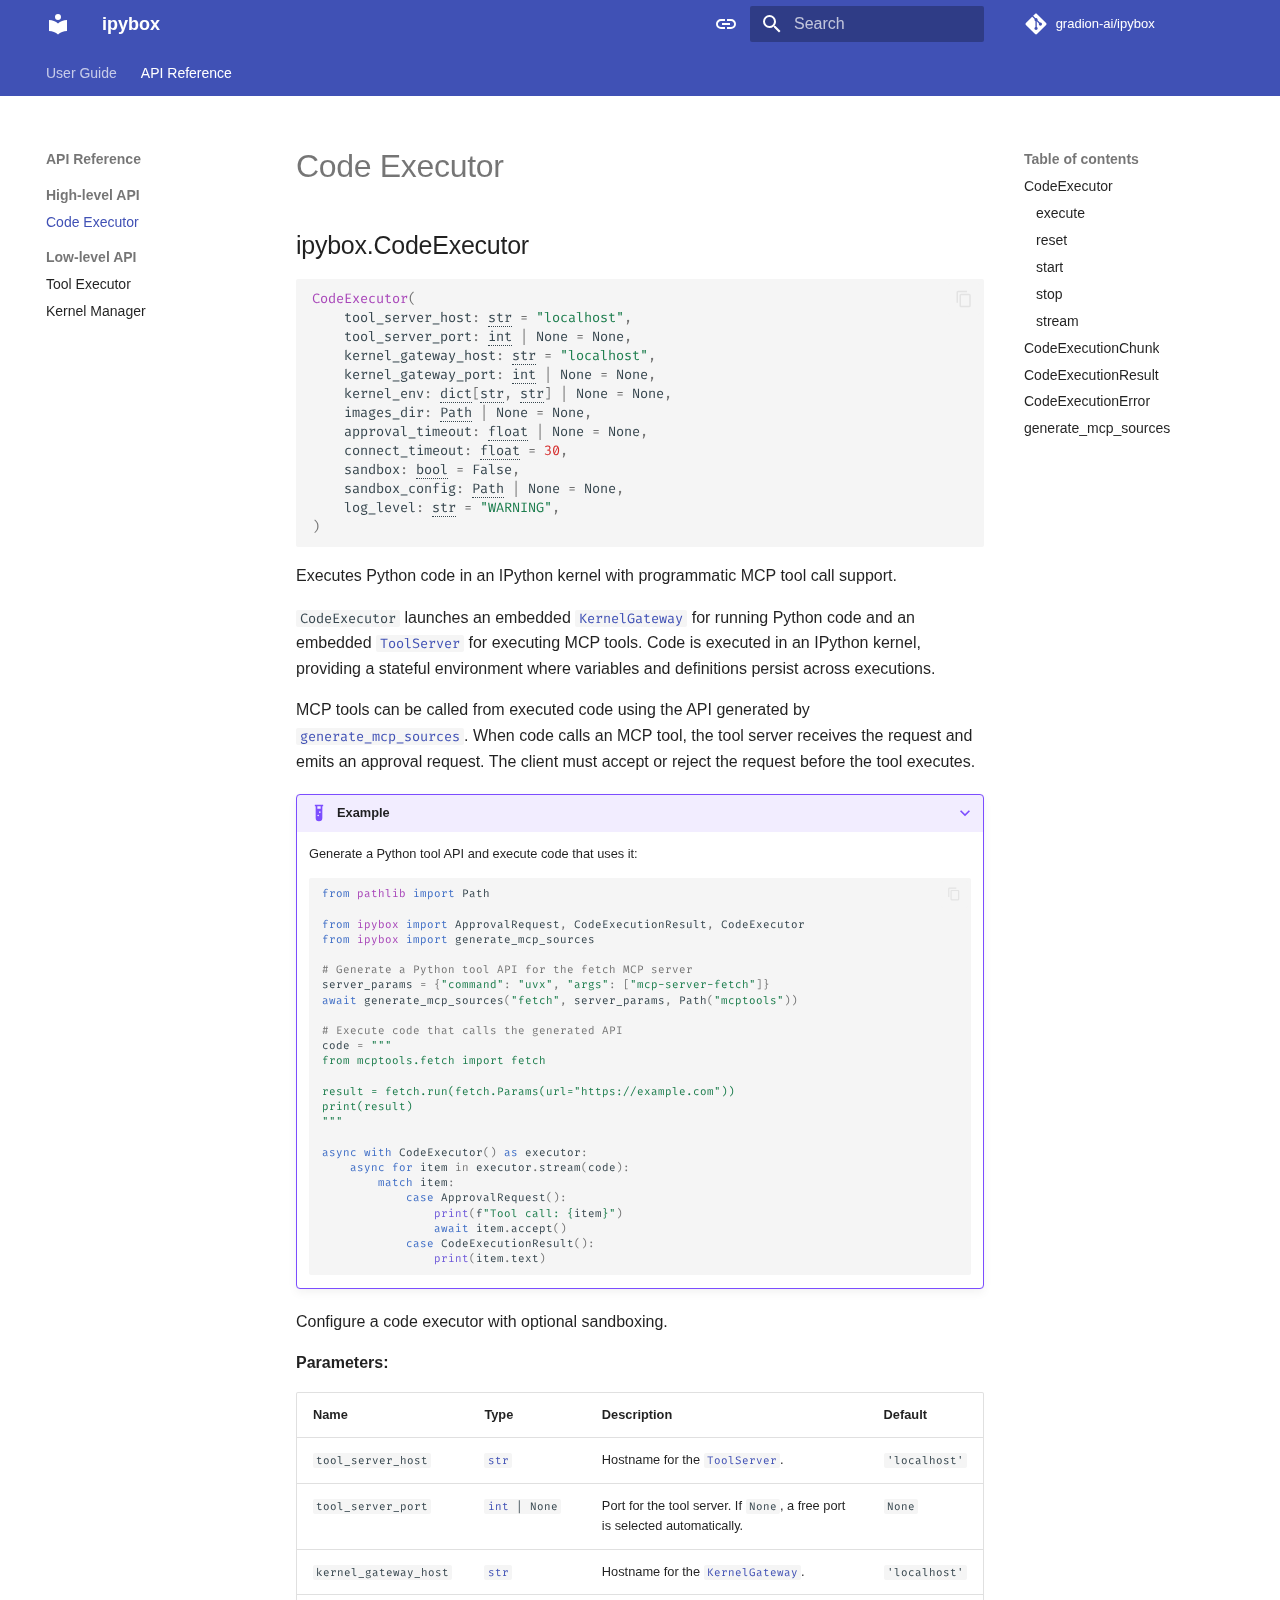
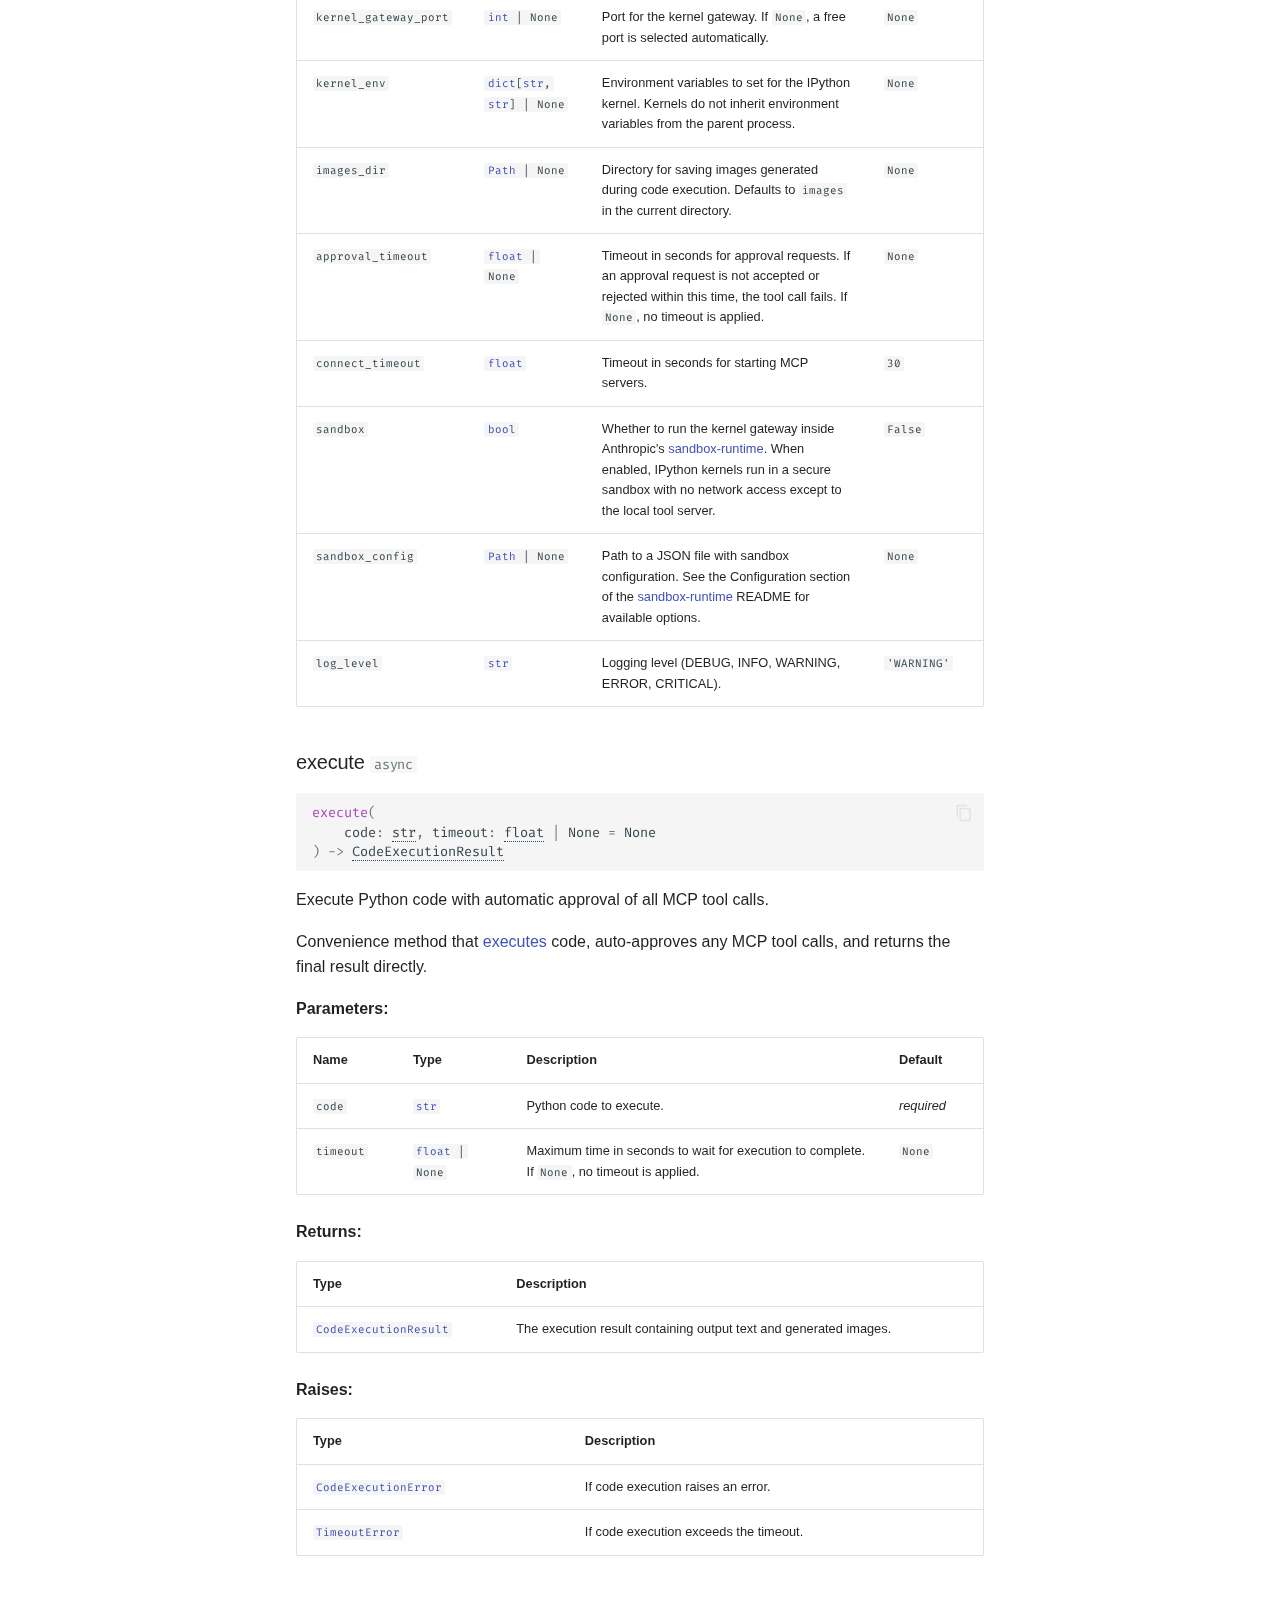
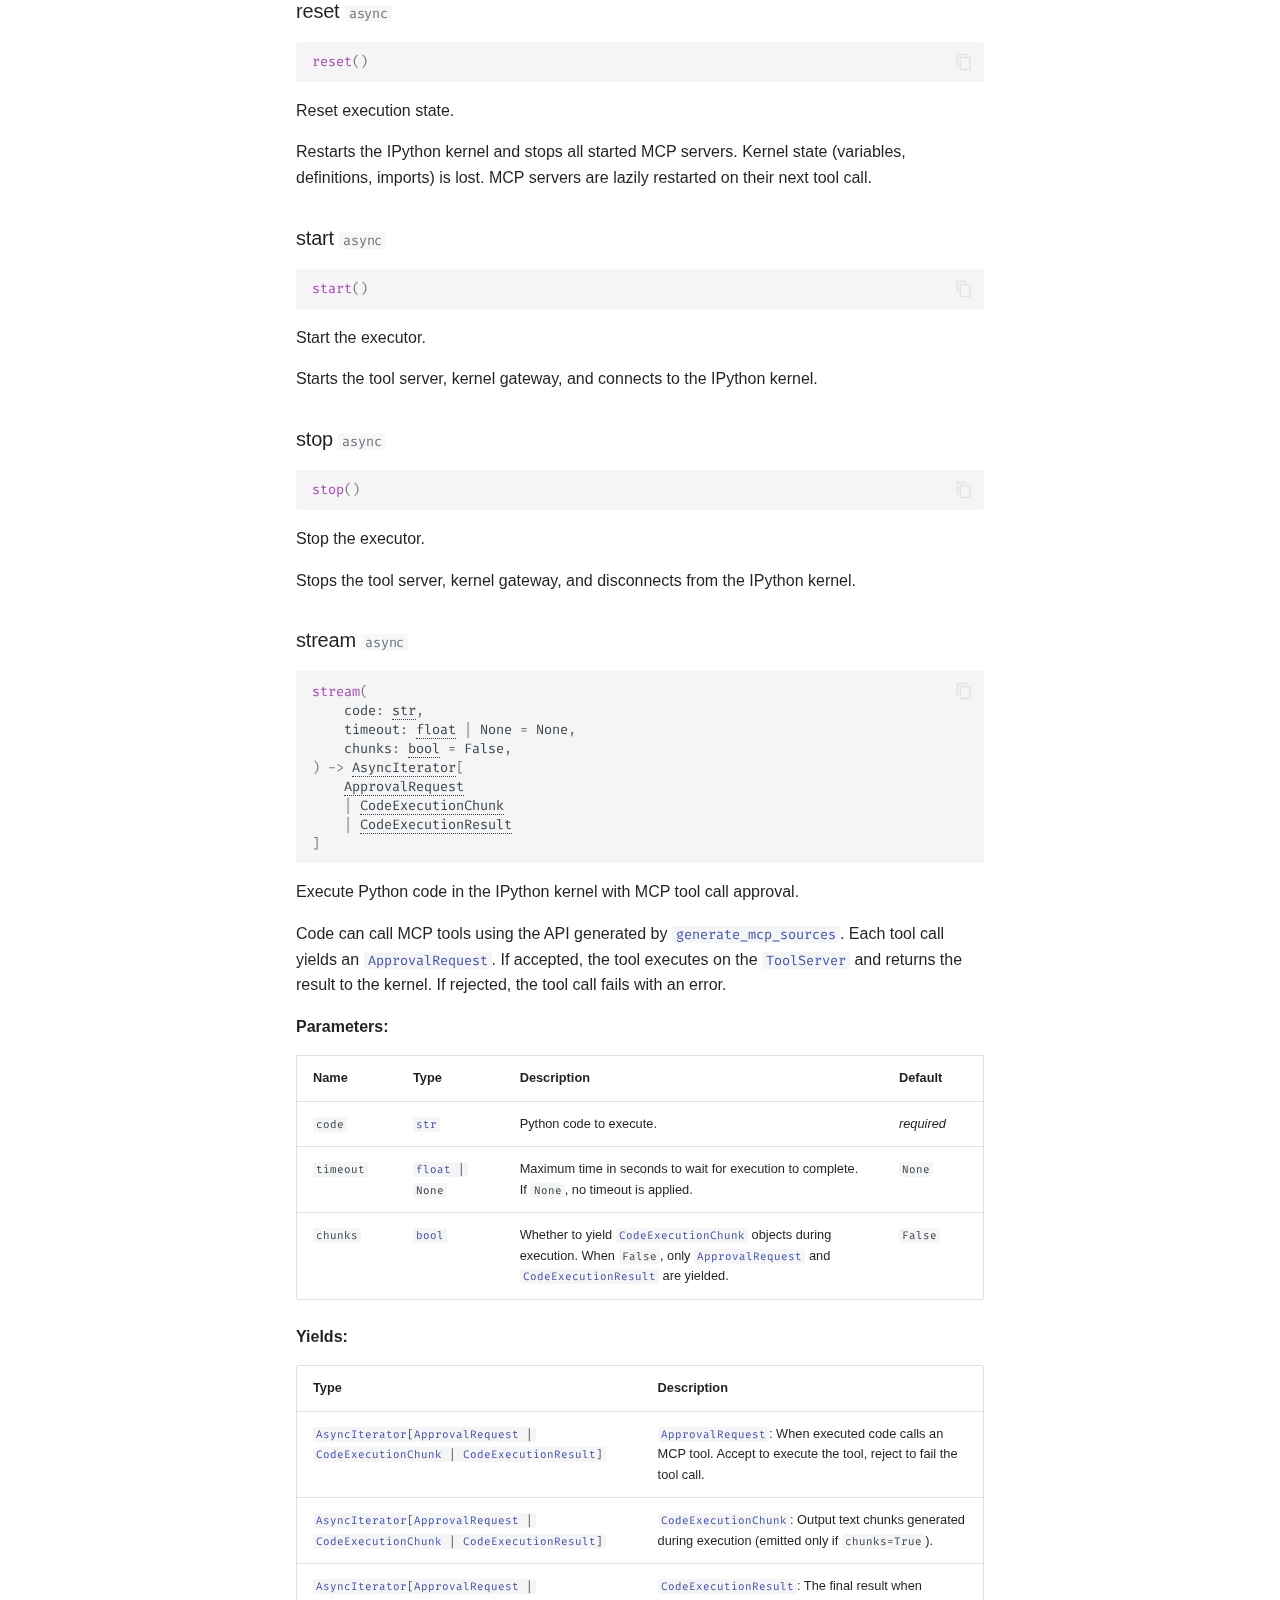
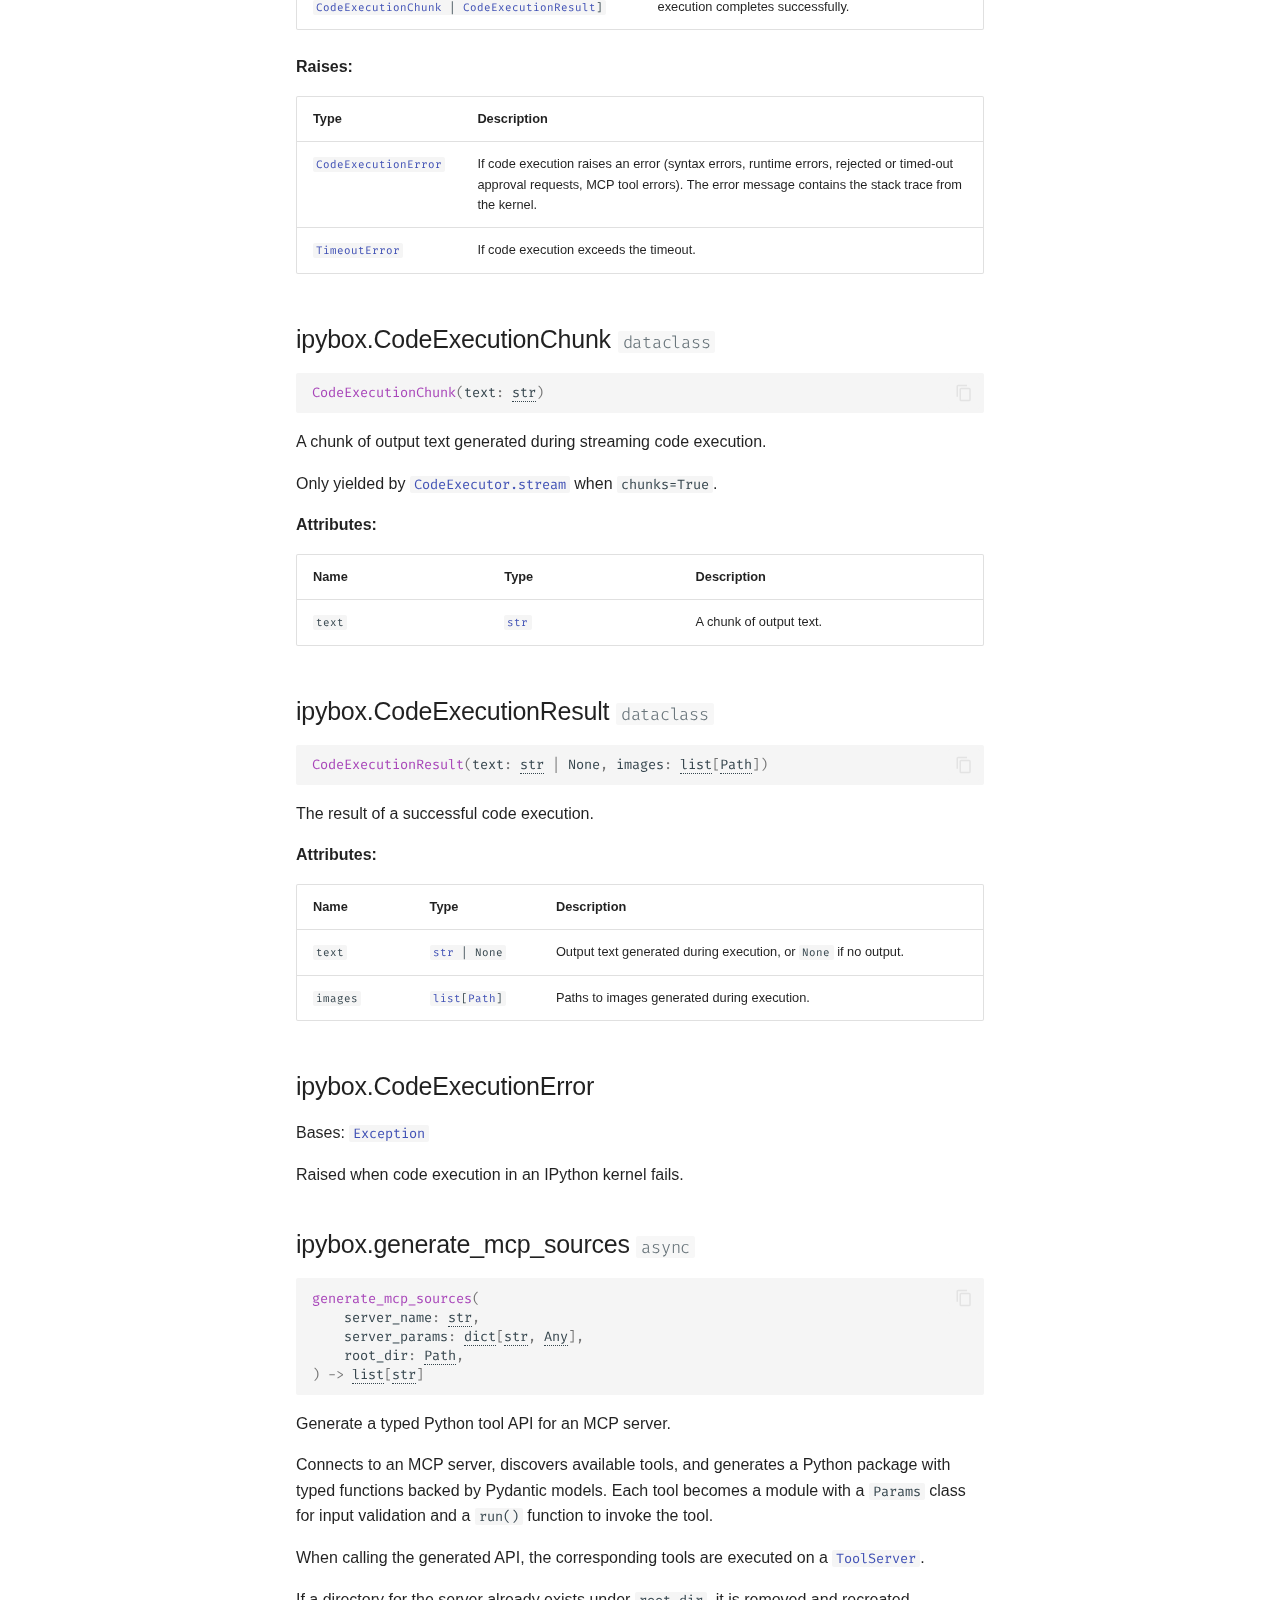
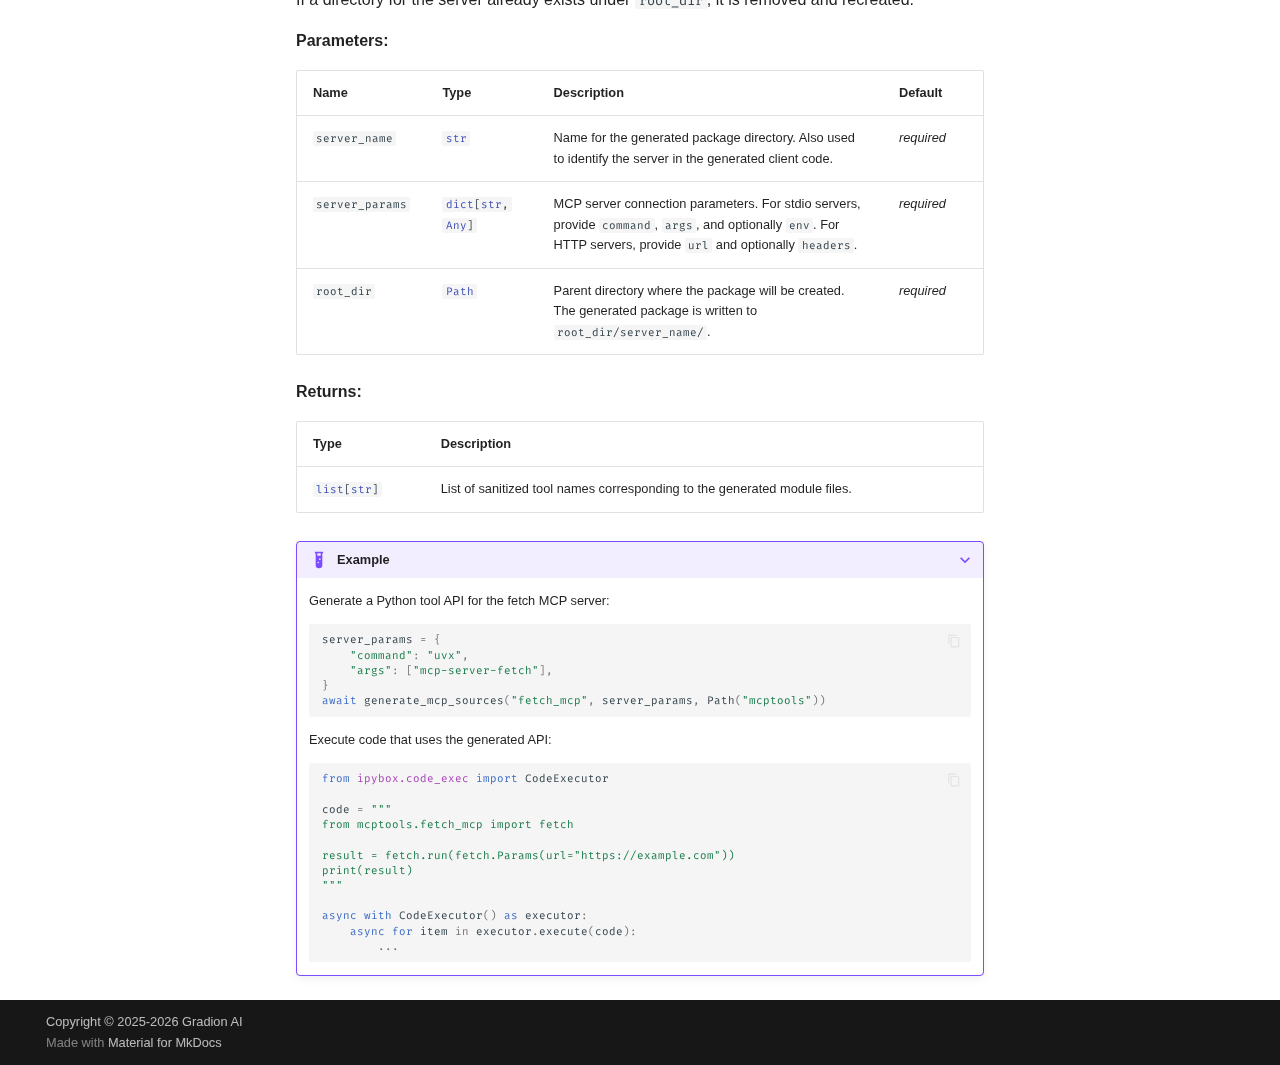
<file: api/code_executor/index.html>
<!doctype html>
<html lang="en" class="no-js">
  <head>
    
      <meta charset="utf-8">
      <meta name="viewport" content="width=device-width,initial-scale=1">
      
        <meta name="description" content="ipybox">
      
      
      
        <link rel="canonical" href="https://gradion-ai.github.io/ipybox/api/code_executor/">
      
      
        <link rel="prev" href="../../ccplugin/">
      
      
        <link rel="next" href="../tool_executor/">
      
      
        
      
      
      <link rel="icon" href="../../assets/images/favicon.png">
      <meta name="generator" content="mkdocs-1.6.1, mkdocs-material-9.7.0">
    
    
      
        <title>Code Executor - ipybox</title>
      
    
    
      <link rel="stylesheet" href="../../assets/stylesheets/main.618322db.min.css">
      
        
        <link rel="stylesheet" href="../../assets/stylesheets/palette.ab4e12ef.min.css">
      
      


    
    
      
    
    
      
        
        
        <link rel="preconnect" href="https://fonts.gstatic.com" crossorigin>
        <link rel="stylesheet" href="https://fonts.googleapis.com/css?family=Fira:300,300i,400,400i,700,700i%7CFira+Code:400,400i,700,700i&display=fallback">
        <style>:root{--md-text-font:"Fira";--md-code-font:"Fira Code"}</style>
      
    
    
      <link rel="stylesheet" href="../../assets/_mkdocstrings.css">
    
      <link rel="stylesheet" href="../../stylesheets/extra.css">
    
    <script>__md_scope=new URL("../..",location),__md_hash=e=>[...e].reduce(((e,_)=>(e<<5)-e+_.charCodeAt(0)),0),__md_get=(e,_=localStorage,t=__md_scope)=>JSON.parse(_.getItem(t.pathname+"."+e)),__md_set=(e,_,t=localStorage,a=__md_scope)=>{try{t.setItem(a.pathname+"."+e,JSON.stringify(_))}catch(e){}}</script>
    
      

    
    
  </head>
  
  
    
    
      
    
    
    
    
    <body dir="ltr" data-md-color-scheme="default" data-md-color-primary="indigo" data-md-color-accent="indigo">
  
    
    <input class="md-toggle" data-md-toggle="drawer" type="checkbox" id="__drawer" autocomplete="off">
    <input class="md-toggle" data-md-toggle="search" type="checkbox" id="__search" autocomplete="off">
    <label class="md-overlay" for="__drawer"></label>
    <div data-md-component="skip">
      
        
        <a href="#ipybox.CodeExecutor" class="md-skip">
          Skip to content
        </a>
      
    </div>
    <div data-md-component="announce">
      
    </div>
    
    
      

<header class="md-header" data-md-component="header">
  <nav class="md-header__inner md-grid" aria-label="Header">
    <a href="../.." title="ipybox" class="md-header__button md-logo" aria-label="ipybox" data-md-component="logo">
      
  
  <svg xmlns="http://www.w3.org/2000/svg" viewBox="0 0 24 24"><path d="M12 8a3 3 0 0 0 3-3 3 3 0 0 0-3-3 3 3 0 0 0-3 3 3 3 0 0 0 3 3m0 3.54C9.64 9.35 6.5 8 3 8v11c3.5 0 6.64 1.35 9 3.54 2.36-2.19 5.5-3.54 9-3.54V8c-3.5 0-6.64 1.35-9 3.54"/></svg>

    </a>
    <label class="md-header__button md-icon" for="__drawer">
      
      <svg xmlns="http://www.w3.org/2000/svg" viewBox="0 0 24 24"><path d="M3 6h18v2H3zm0 5h18v2H3zm0 5h18v2H3z"/></svg>
    </label>
    <div class="md-header__title" data-md-component="header-title">
      <div class="md-header__ellipsis">
        <div class="md-header__topic">
          <span class="md-ellipsis">
            ipybox
          </span>
        </div>
        <div class="md-header__topic" data-md-component="header-topic">
          <span class="md-ellipsis">
            
              Code Executor
            
          </span>
        </div>
      </div>
    </div>
    
      
        <form class="md-header__option" data-md-component="palette">
  
    
    
    
    <input class="md-option" data-md-color-media="(prefers-color-scheme)" data-md-color-scheme="default" data-md-color-primary="indigo" data-md-color-accent="indigo"  aria-label="Switch to light mode"  type="radio" name="__palette" id="__palette_0">
    
      <label class="md-header__button md-icon" title="Switch to light mode" for="__palette_1" hidden>
        <svg xmlns="http://www.w3.org/2000/svg" viewBox="0 0 24 24"><path d="M3.9 12c0-1.71 1.39-3.1 3.1-3.1h4V7H7a5 5 0 0 0-5 5 5 5 0 0 0 5 5h4v-1.9H7c-1.71 0-3.1-1.39-3.1-3.1M8 13h8v-2H8zm9-6h-4v1.9h4c1.71 0 3.1 1.39 3.1 3.1s-1.39 3.1-3.1 3.1h-4V17h4a5 5 0 0 0 5-5 5 5 0 0 0-5-5"/></svg>
      </label>
    
  
    
    
    
    <input class="md-option" data-md-color-media="(prefers-color-scheme: light)" data-md-color-scheme="default" data-md-color-primary="indigo" data-md-color-accent="indigo"  aria-label="Switch to dark mode"  type="radio" name="__palette" id="__palette_1">
    
      <label class="md-header__button md-icon" title="Switch to dark mode" for="__palette_2" hidden>
        <svg xmlns="http://www.w3.org/2000/svg" viewBox="0 0 24 24"><path d="M17 7H7a5 5 0 0 0-5 5 5 5 0 0 0 5 5h10a5 5 0 0 0 5-5 5 5 0 0 0-5-5m0 8a3 3 0 0 1-3-3 3 3 0 0 1 3-3 3 3 0 0 1 3 3 3 3 0 0 1-3 3"/></svg>
      </label>
    
  
    
    
    
    <input class="md-option" data-md-color-media="(prefers-color-scheme: dark)" data-md-color-scheme="slate" data-md-color-primary="black" data-md-color-accent="indigo"  aria-label="Switch to system preference"  type="radio" name="__palette" id="__palette_2">
    
      <label class="md-header__button md-icon" title="Switch to system preference" for="__palette_0" hidden>
        <svg xmlns="http://www.w3.org/2000/svg" viewBox="0 0 24 24"><path d="M17 7H7a5 5 0 0 0-5 5 5 5 0 0 0 5 5h10a5 5 0 0 0 5-5 5 5 0 0 0-5-5M7 15a3 3 0 0 1-3-3 3 3 0 0 1 3-3 3 3 0 0 1 3 3 3 3 0 0 1-3 3"/></svg>
      </label>
    
  
</form>
      
    
    
      <script>var palette=__md_get("__palette");if(palette&&palette.color){if("(prefers-color-scheme)"===palette.color.media){var media=matchMedia("(prefers-color-scheme: light)"),input=document.querySelector(media.matches?"[data-md-color-media='(prefers-color-scheme: light)']":"[data-md-color-media='(prefers-color-scheme: dark)']");palette.color.media=input.getAttribute("data-md-color-media"),palette.color.scheme=input.getAttribute("data-md-color-scheme"),palette.color.primary=input.getAttribute("data-md-color-primary"),palette.color.accent=input.getAttribute("data-md-color-accent")}for(var[key,value]of Object.entries(palette.color))document.body.setAttribute("data-md-color-"+key,value)}</script>
    
    
    
      
      
        <label class="md-header__button md-icon" for="__search">
          
          <svg xmlns="http://www.w3.org/2000/svg" viewBox="0 0 24 24"><path d="M9.5 3A6.5 6.5 0 0 1 16 9.5c0 1.61-.59 3.09-1.56 4.23l.27.27h.79l5 5-1.5 1.5-5-5v-.79l-.27-.27A6.52 6.52 0 0 1 9.5 16 6.5 6.5 0 0 1 3 9.5 6.5 6.5 0 0 1 9.5 3m0 2C7 5 5 7 5 9.5S7 14 9.5 14 14 12 14 9.5 12 5 9.5 5"/></svg>
        </label>
        <div class="md-search" data-md-component="search" role="dialog">
  <label class="md-search__overlay" for="__search"></label>
  <div class="md-search__inner" role="search">
    <form class="md-search__form" name="search">
      <input type="text" class="md-search__input" name="query" aria-label="Search" placeholder="Search" autocapitalize="off" autocorrect="off" autocomplete="off" spellcheck="false" data-md-component="search-query" required>
      <label class="md-search__icon md-icon" for="__search">
        
        <svg xmlns="http://www.w3.org/2000/svg" viewBox="0 0 24 24"><path d="M9.5 3A6.5 6.5 0 0 1 16 9.5c0 1.61-.59 3.09-1.56 4.23l.27.27h.79l5 5-1.5 1.5-5-5v-.79l-.27-.27A6.52 6.52 0 0 1 9.5 16 6.5 6.5 0 0 1 3 9.5 6.5 6.5 0 0 1 9.5 3m0 2C7 5 5 7 5 9.5S7 14 9.5 14 14 12 14 9.5 12 5 9.5 5"/></svg>
        
        <svg xmlns="http://www.w3.org/2000/svg" viewBox="0 0 24 24"><path d="M20 11v2H8l5.5 5.5-1.42 1.42L4.16 12l7.92-7.92L13.5 5.5 8 11z"/></svg>
      </label>
      <nav class="md-search__options" aria-label="Search">
        
        <button type="reset" class="md-search__icon md-icon" title="Clear" aria-label="Clear" tabindex="-1">
          
          <svg xmlns="http://www.w3.org/2000/svg" viewBox="0 0 24 24"><path d="M19 6.41 17.59 5 12 10.59 6.41 5 5 6.41 10.59 12 5 17.59 6.41 19 12 13.41 17.59 19 19 17.59 13.41 12z"/></svg>
        </button>
      </nav>
      
        <div class="md-search__suggest" data-md-component="search-suggest"></div>
      
    </form>
    <div class="md-search__output">
      <div class="md-search__scrollwrap" tabindex="0" data-md-scrollfix>
        <div class="md-search-result" data-md-component="search-result">
          <div class="md-search-result__meta">
            Initializing search
          </div>
          <ol class="md-search-result__list" role="presentation"></ol>
        </div>
      </div>
    </div>
  </div>
</div>
      
    
    
      <div class="md-header__source">
        <a href="https://github.com/gradion-ai/ipybox" title="Go to repository" class="md-source" data-md-component="source">
  <div class="md-source__icon md-icon">
    
    <svg xmlns="http://www.w3.org/2000/svg" viewBox="0 0 448 512"><!--! Font Awesome Free 7.1.0 by @fontawesome - https://fontawesome.com License - https://fontawesome.com/license/free (Icons: CC BY 4.0, Fonts: SIL OFL 1.1, Code: MIT License) Copyright 2025 Fonticons, Inc.--><path d="M439.6 236.1 244 40.5c-5.4-5.5-12.8-8.5-20.4-8.5s-15 3-20.4 8.4L162.5 81l51.5 51.5c27.1-9.1 52.7 16.8 43.4 43.7l49.7 49.7c34.2-11.8 61.2 31 35.5 56.7-26.5 26.5-70.2-2.9-56-37.3L240.3 199v121.9c25.3 12.5 22.3 41.8 9.1 55-6.4 6.4-15.2 10.1-24.3 10.1s-17.8-3.6-24.3-10.1c-17.6-17.6-11.1-46.9 11.2-56v-123c-20.8-8.5-24.6-30.7-18.6-45L142.6 101 8.5 235.1C3 240.6 0 247.9 0 255.5s3 15 8.5 20.4l195.6 195.7c5.4 5.4 12.7 8.4 20.4 8.4s15-3 20.4-8.4l194.7-194.7c5.4-5.4 8.4-12.8 8.4-20.4s-3-15-8.4-20.4"/></svg>
  </div>
  <div class="md-source__repository">
    gradion-ai/ipybox
  </div>
</a>
      </div>
    
  </nav>
  
</header>
    
    <div class="md-container" data-md-component="container">
      
      
        
          
            
<nav class="md-tabs" aria-label="Tabs" data-md-component="tabs">
  <div class="md-grid">
    <ul class="md-tabs__list">
      
        
  
  
  
  
    
    
      <li class="md-tabs__item">
        <a href="../.." class="md-tabs__link">
          
  
  
  User Guide

        </a>
      </li>
    
  

      
        
  
  
  
    
  
  
    
    
      
  
  
  
    
  
  
    
    
      <li class="md-tabs__item md-tabs__item--active">
        <a href="./" class="md-tabs__link">
          
  
  
  API Reference

        </a>
      </li>
    
  

    
  

      
    </ul>
  </div>
</nav>
          
        
      
      <main class="md-main" data-md-component="main">
        <div class="md-main__inner md-grid">
          
            
              
              <div class="md-sidebar md-sidebar--primary" data-md-component="sidebar" data-md-type="navigation" >
                <div class="md-sidebar__scrollwrap">
                  <div class="md-sidebar__inner">
                    


  


<nav class="md-nav md-nav--primary md-nav--lifted" aria-label="Navigation" data-md-level="0">
  <label class="md-nav__title" for="__drawer">
    <a href="../.." title="ipybox" class="md-nav__button md-logo" aria-label="ipybox" data-md-component="logo">
      
  
  <svg xmlns="http://www.w3.org/2000/svg" viewBox="0 0 24 24"><path d="M12 8a3 3 0 0 0 3-3 3 3 0 0 0-3-3 3 3 0 0 0-3 3 3 3 0 0 0 3 3m0 3.54C9.64 9.35 6.5 8 3 8v11c3.5 0 6.64 1.35 9 3.54 2.36-2.19 5.5-3.54 9-3.54V8c-3.5 0-6.64 1.35-9 3.54"/></svg>

    </a>
    ipybox
  </label>
  
    <div class="md-nav__source">
      <a href="https://github.com/gradion-ai/ipybox" title="Go to repository" class="md-source" data-md-component="source">
  <div class="md-source__icon md-icon">
    
    <svg xmlns="http://www.w3.org/2000/svg" viewBox="0 0 448 512"><!--! Font Awesome Free 7.1.0 by @fontawesome - https://fontawesome.com License - https://fontawesome.com/license/free (Icons: CC BY 4.0, Fonts: SIL OFL 1.1, Code: MIT License) Copyright 2025 Fonticons, Inc.--><path d="M439.6 236.1 244 40.5c-5.4-5.5-12.8-8.5-20.4-8.5s-15 3-20.4 8.4L162.5 81l51.5 51.5c27.1-9.1 52.7 16.8 43.4 43.7l49.7 49.7c34.2-11.8 61.2 31 35.5 56.7-26.5 26.5-70.2-2.9-56-37.3L240.3 199v121.9c25.3 12.5 22.3 41.8 9.1 55-6.4 6.4-15.2 10.1-24.3 10.1s-17.8-3.6-24.3-10.1c-17.6-17.6-11.1-46.9 11.2-56v-123c-20.8-8.5-24.6-30.7-18.6-45L142.6 101 8.5 235.1C3 240.6 0 247.9 0 255.5s3 15 8.5 20.4l195.6 195.7c5.4 5.4 12.7 8.4 20.4 8.4s15-3 20.4-8.4l194.7-194.7c5.4-5.4 8.4-12.8 8.4-20.4s-3-15-8.4-20.4"/></svg>
  </div>
  <div class="md-source__repository">
    gradion-ai/ipybox
  </div>
</a>
    </div>
  
  <ul class="md-nav__list" data-md-scrollfix>
    
      
      
  
  
  
  
    
    
    
    
      
      
        
      
    
    
    <li class="md-nav__item md-nav__item--nested">
      
        
        
        <input class="md-nav__toggle md-toggle " type="checkbox" id="__nav_1" >
        
          
          <label class="md-nav__link" for="__nav_1" id="__nav_1_label" tabindex="0">
            
  
  
  <span class="md-ellipsis">
    
  
    User Guide
  

    
  </span>
  
  

            <span class="md-nav__icon md-icon"></span>
          </label>
        
        <nav class="md-nav" data-md-level="1" aria-labelledby="__nav_1_label" aria-expanded="false">
          <label class="md-nav__title" for="__nav_1">
            <span class="md-nav__icon md-icon"></span>
            
  
    User Guide
  

          </label>
          <ul class="md-nav__list" data-md-scrollfix>
            
              
                
  
  
  
  
    <li class="md-nav__item">
      <a href="../.." class="md-nav__link">
        
  
  
  <span class="md-ellipsis">
    
  
    Overview
  

    
  </span>
  
  

      </a>
    </li>
  

              
            
              
                
  
  
  
  
    <li class="md-nav__item">
      <a href="../../installation/" class="md-nav__link">
        
  
  
  <span class="md-ellipsis">
    
  
    Installation
  

    
  </span>
  
  

      </a>
    </li>
  

              
            
              
                
  
  
  
  
    <li class="md-nav__item">
      <a href="../../quickstart/" class="md-nav__link">
        
  
  
  <span class="md-ellipsis">
    
  
    Quickstart
  

    
  </span>
  
  

      </a>
    </li>
  

              
            
              
                
  
  
  
  
    <li class="md-nav__item">
      <a href="../../apigen/" class="md-nav__link">
        
  
  
  <span class="md-ellipsis">
    
  
    API generation
  

    
  </span>
  
  

      </a>
    </li>
  

              
            
              
                
  
  
  
  
    <li class="md-nav__item">
      <a href="../../codeexec/" class="md-nav__link">
        
  
  
  <span class="md-ellipsis">
    
  
    Code execution
  

    
  </span>
  
  

      </a>
    </li>
  

              
            
              
                
  
  
  
  
    <li class="md-nav__item">
      <a href="../../sandbox/" class="md-nav__link">
        
  
  
  <span class="md-ellipsis">
    
  
    Sandboxing
  

    
  </span>
  
  

      </a>
    </li>
  

              
            
              
                
  
  
  
  
    
    
    
    
      
      
        
      
    
    
    <li class="md-nav__item md-nav__item--nested">
      
        
        
        <input class="md-nav__toggle md-toggle " type="checkbox" id="__nav_1_7" >
        
          
          <label class="md-nav__link" for="__nav_1_7" id="__nav_1_7_label" tabindex="0">
            
  
  
  <span class="md-ellipsis">
    
  
    Agent Integration
  

    
  </span>
  
  

            <span class="md-nav__icon md-icon"></span>
          </label>
        
        <nav class="md-nav" data-md-level="2" aria-labelledby="__nav_1_7_label" aria-expanded="false">
          <label class="md-nav__title" for="__nav_1_7">
            <span class="md-nav__icon md-icon"></span>
            
  
    Agent Integration
  

          </label>
          <ul class="md-nav__list" data-md-scrollfix>
            
              
                
  
  
  
  
    <li class="md-nav__item">
      <a href="../../mcpserver/" class="md-nav__link">
        
  
  
  <span class="md-ellipsis">
    
  
    ipybox MCP Server
  

    
  </span>
  
  

      </a>
    </li>
  

              
            
              
                
  
  
  
  
    <li class="md-nav__item">
      <a href="../../ccplugin/" class="md-nav__link">
        
  
  
  <span class="md-ellipsis">
    
  
    Claude Code plugin
  

    
  </span>
  
  

      </a>
    </li>
  

              
            
          </ul>
        </nav>
      
    </li>
  

              
            
          </ul>
        </nav>
      
    </li>
  

    
      
      
  
  
    
  
  
  
    
    
    
    
      
        
        
      
      
        
      
    
    
    <li class="md-nav__item md-nav__item--active md-nav__item--section md-nav__item--nested">
      
        
        
        <input class="md-nav__toggle md-toggle " type="checkbox" id="__nav_2" checked>
        
          
          <label class="md-nav__link" for="__nav_2" id="__nav_2_label" tabindex="">
            
  
  
  <span class="md-ellipsis">
    
  
    API Reference
  

    
  </span>
  
  

            <span class="md-nav__icon md-icon"></span>
          </label>
        
        <nav class="md-nav" data-md-level="1" aria-labelledby="__nav_2_label" aria-expanded="true">
          <label class="md-nav__title" for="__nav_2">
            <span class="md-nav__icon md-icon"></span>
            
  
    API Reference
  

          </label>
          <ul class="md-nav__list" data-md-scrollfix>
            
              
                
  
  
    
  
  
  
    
    
    
    
      
      
        
          
          
        
      
    
    
    <li class="md-nav__item md-nav__item--active md-nav__item--section md-nav__item--nested">
      
        
        
        <input class="md-nav__toggle md-toggle " type="checkbox" id="__nav_2_1" checked>
        
          
          <label class="md-nav__link" for="__nav_2_1" id="__nav_2_1_label" tabindex="">
            
  
  
  <span class="md-ellipsis">
    
  
    High-level API
  

    
  </span>
  
  

            <span class="md-nav__icon md-icon"></span>
          </label>
        
        <nav class="md-nav" data-md-level="2" aria-labelledby="__nav_2_1_label" aria-expanded="true">
          <label class="md-nav__title" for="__nav_2_1">
            <span class="md-nav__icon md-icon"></span>
            
  
    High-level API
  

          </label>
          <ul class="md-nav__list" data-md-scrollfix>
            
              
                
  
  
    
  
  
  
    <li class="md-nav__item md-nav__item--active">
      
      <input class="md-nav__toggle md-toggle" type="checkbox" id="__toc">
      
      
      
        <label class="md-nav__link md-nav__link--active" for="__toc">
          
  
  
  <span class="md-ellipsis">
    
  
    Code Executor
  

    
  </span>
  
  

          <span class="md-nav__icon md-icon"></span>
        </label>
      
      <a href="./" class="md-nav__link md-nav__link--active">
        
  
  
  <span class="md-ellipsis">
    
  
    Code Executor
  

    
  </span>
  
  

      </a>
      
        

<nav class="md-nav md-nav--secondary" aria-label="Table of contents">
  
  
  
  
    <label class="md-nav__title" for="__toc">
      <span class="md-nav__icon md-icon"></span>
      Table of contents
    </label>
    <ul class="md-nav__list" data-md-component="toc" data-md-scrollfix>
      
        <li class="md-nav__item">
  <a href="#ipybox.CodeExecutor" class="md-nav__link">
    <span class="md-ellipsis">
      
        CodeExecutor
      
    </span>
  </a>
  
    <nav class="md-nav" aria-label="CodeExecutor">
      <ul class="md-nav__list">
        
          <li class="md-nav__item">
  <a href="#ipybox.CodeExecutor.execute" class="md-nav__link">
    <span class="md-ellipsis">
      
        execute
      
    </span>
  </a>
  
</li>
        
          <li class="md-nav__item">
  <a href="#ipybox.CodeExecutor.reset" class="md-nav__link">
    <span class="md-ellipsis">
      
        reset
      
    </span>
  </a>
  
</li>
        
          <li class="md-nav__item">
  <a href="#ipybox.CodeExecutor.start" class="md-nav__link">
    <span class="md-ellipsis">
      
        start
      
    </span>
  </a>
  
</li>
        
          <li class="md-nav__item">
  <a href="#ipybox.CodeExecutor.stop" class="md-nav__link">
    <span class="md-ellipsis">
      
        stop
      
    </span>
  </a>
  
</li>
        
          <li class="md-nav__item">
  <a href="#ipybox.CodeExecutor.stream" class="md-nav__link">
    <span class="md-ellipsis">
      
        stream
      
    </span>
  </a>
  
</li>
        
      </ul>
    </nav>
  
</li>
      
        <li class="md-nav__item">
  <a href="#ipybox.CodeExecutionChunk" class="md-nav__link">
    <span class="md-ellipsis">
      
        CodeExecutionChunk
      
    </span>
  </a>
  
</li>
      
        <li class="md-nav__item">
  <a href="#ipybox.CodeExecutionResult" class="md-nav__link">
    <span class="md-ellipsis">
      
        CodeExecutionResult
      
    </span>
  </a>
  
</li>
      
        <li class="md-nav__item">
  <a href="#ipybox.CodeExecutionError" class="md-nav__link">
    <span class="md-ellipsis">
      
        CodeExecutionError
      
    </span>
  </a>
  
</li>
      
        <li class="md-nav__item">
  <a href="#ipybox.generate_mcp_sources" class="md-nav__link">
    <span class="md-ellipsis">
      
        generate_mcp_sources
      
    </span>
  </a>
  
</li>
      
    </ul>
  
</nav>
      
    </li>
  

              
            
          </ul>
        </nav>
      
    </li>
  

              
            
              
                
  
  
  
  
    
    
    
    
      
      
        
          
          
        
      
    
    
    <li class="md-nav__item md-nav__item--section md-nav__item--nested">
      
        
        
        <input class="md-nav__toggle md-toggle " type="checkbox" id="__nav_2_2" >
        
          
          <label class="md-nav__link" for="__nav_2_2" id="__nav_2_2_label" tabindex="">
            
  
  
  <span class="md-ellipsis">
    
  
    Low-level API
  

    
  </span>
  
  

            <span class="md-nav__icon md-icon"></span>
          </label>
        
        <nav class="md-nav" data-md-level="2" aria-labelledby="__nav_2_2_label" aria-expanded="false">
          <label class="md-nav__title" for="__nav_2_2">
            <span class="md-nav__icon md-icon"></span>
            
  
    Low-level API
  

          </label>
          <ul class="md-nav__list" data-md-scrollfix>
            
              
                
  
  
  
  
    <li class="md-nav__item">
      <a href="../tool_executor/" class="md-nav__link">
        
  
  
  <span class="md-ellipsis">
    
  
    Tool Executor
  

    
  </span>
  
  

      </a>
    </li>
  

              
            
              
                
  
  
  
  
    <li class="md-nav__item">
      <a href="../kernel_manager/" class="md-nav__link">
        
  
  
  <span class="md-ellipsis">
    
  
    Kernel Manager
  

    
  </span>
  
  

      </a>
    </li>
  

              
            
          </ul>
        </nav>
      
    </li>
  

              
            
          </ul>
        </nav>
      
    </li>
  

    
  </ul>
</nav>
                  </div>
                </div>
              </div>
            
            
              
              <div class="md-sidebar md-sidebar--secondary" data-md-component="sidebar" data-md-type="toc" >
                <div class="md-sidebar__scrollwrap">
                  <div class="md-sidebar__inner">
                    

<nav class="md-nav md-nav--secondary" aria-label="Table of contents">
  
  
  
  
    <label class="md-nav__title" for="__toc">
      <span class="md-nav__icon md-icon"></span>
      Table of contents
    </label>
    <ul class="md-nav__list" data-md-component="toc" data-md-scrollfix>
      
        <li class="md-nav__item">
  <a href="#ipybox.CodeExecutor" class="md-nav__link">
    <span class="md-ellipsis">
      
        CodeExecutor
      
    </span>
  </a>
  
    <nav class="md-nav" aria-label="CodeExecutor">
      <ul class="md-nav__list">
        
          <li class="md-nav__item">
  <a href="#ipybox.CodeExecutor.execute" class="md-nav__link">
    <span class="md-ellipsis">
      
        execute
      
    </span>
  </a>
  
</li>
        
          <li class="md-nav__item">
  <a href="#ipybox.CodeExecutor.reset" class="md-nav__link">
    <span class="md-ellipsis">
      
        reset
      
    </span>
  </a>
  
</li>
        
          <li class="md-nav__item">
  <a href="#ipybox.CodeExecutor.start" class="md-nav__link">
    <span class="md-ellipsis">
      
        start
      
    </span>
  </a>
  
</li>
        
          <li class="md-nav__item">
  <a href="#ipybox.CodeExecutor.stop" class="md-nav__link">
    <span class="md-ellipsis">
      
        stop
      
    </span>
  </a>
  
</li>
        
          <li class="md-nav__item">
  <a href="#ipybox.CodeExecutor.stream" class="md-nav__link">
    <span class="md-ellipsis">
      
        stream
      
    </span>
  </a>
  
</li>
        
      </ul>
    </nav>
  
</li>
      
        <li class="md-nav__item">
  <a href="#ipybox.CodeExecutionChunk" class="md-nav__link">
    <span class="md-ellipsis">
      
        CodeExecutionChunk
      
    </span>
  </a>
  
</li>
      
        <li class="md-nav__item">
  <a href="#ipybox.CodeExecutionResult" class="md-nav__link">
    <span class="md-ellipsis">
      
        CodeExecutionResult
      
    </span>
  </a>
  
</li>
      
        <li class="md-nav__item">
  <a href="#ipybox.CodeExecutionError" class="md-nav__link">
    <span class="md-ellipsis">
      
        CodeExecutionError
      
    </span>
  </a>
  
</li>
      
        <li class="md-nav__item">
  <a href="#ipybox.generate_mcp_sources" class="md-nav__link">
    <span class="md-ellipsis">
      
        generate_mcp_sources
      
    </span>
  </a>
  
</li>
      
    </ul>
  
</nav>
                  </div>
                </div>
              </div>
            
          
          
            <div class="md-content" data-md-component="content">
              
              <article class="md-content__inner md-typeset">
                
                  


  
  


  <h1>Code Executor</h1>

<div class="doc doc-object doc-class">



<h2 id="ipybox.CodeExecutor" class="doc doc-heading">
            <span class="doc doc-object-name doc-class-name">ipybox.CodeExecutor</span>


</h2>
<div class="doc-signature highlight"><pre><span></span><code><span class="nf">CodeExecutor</span><span class="p">(</span>
    <span class="n">tool_server_host</span><span class="p">:</span> <span class="n"><a class="autorefs autorefs-external" href="https://docs.python.org/3/library/stdtypes.html#str">str</a></span> <span class="o">=</span> <span class="s2">&quot;localhost&quot;</span><span class="p">,</span>
    <span class="n">tool_server_port</span><span class="p">:</span> <span class="n"><a class="autorefs autorefs-external" href="https://docs.python.org/3/library/functions.html#int">int</a></span> <span class="o">|</span> <span class="kc">None</span> <span class="o">=</span> <span class="kc">None</span><span class="p">,</span>
    <span class="n">kernel_gateway_host</span><span class="p">:</span> <span class="n"><a class="autorefs autorefs-external" href="https://docs.python.org/3/library/stdtypes.html#str">str</a></span> <span class="o">=</span> <span class="s2">&quot;localhost&quot;</span><span class="p">,</span>
    <span class="n">kernel_gateway_port</span><span class="p">:</span> <span class="n"><a class="autorefs autorefs-external" href="https://docs.python.org/3/library/functions.html#int">int</a></span> <span class="o">|</span> <span class="kc">None</span> <span class="o">=</span> <span class="kc">None</span><span class="p">,</span>
    <span class="n">kernel_env</span><span class="p">:</span> <span class="n"><a class="autorefs autorefs-external" href="https://docs.python.org/3/reference/expressions.html#dict">dict</a></span><span class="p">[</span><span class="n"><a class="autorefs autorefs-external" href="https://docs.python.org/3/library/stdtypes.html#str">str</a></span><span class="p">,</span> <span class="n"><a class="autorefs autorefs-external" href="https://docs.python.org/3/library/stdtypes.html#str">str</a></span><span class="p">]</span> <span class="o">|</span> <span class="kc">None</span> <span class="o">=</span> <span class="kc">None</span><span class="p">,</span>
    <span class="n">images_dir</span><span class="p">:</span> <span class="n"><a class="autorefs autorefs-external" title="pathlib.Path" href="https://docs.python.org/3/library/pathlib.html#pathlib.Path">Path</a></span> <span class="o">|</span> <span class="kc">None</span> <span class="o">=</span> <span class="kc">None</span><span class="p">,</span>
    <span class="n">approval_timeout</span><span class="p">:</span> <span class="n"><a class="autorefs autorefs-external" href="https://docs.python.org/3/library/functions.html#float">float</a></span> <span class="o">|</span> <span class="kc">None</span> <span class="o">=</span> <span class="kc">None</span><span class="p">,</span>
    <span class="n">connect_timeout</span><span class="p">:</span> <span class="n"><a class="autorefs autorefs-external" href="https://docs.python.org/3/library/functions.html#float">float</a></span> <span class="o">=</span> <span class="mi">30</span><span class="p">,</span>
    <span class="n">sandbox</span><span class="p">:</span> <span class="n"><a class="autorefs autorefs-external" href="https://docs.python.org/3/library/functions.html#bool">bool</a></span> <span class="o">=</span> <span class="kc">False</span><span class="p">,</span>
    <span class="n">sandbox_config</span><span class="p">:</span> <span class="n"><a class="autorefs autorefs-external" title="pathlib.Path" href="https://docs.python.org/3/library/pathlib.html#pathlib.Path">Path</a></span> <span class="o">|</span> <span class="kc">None</span> <span class="o">=</span> <span class="kc">None</span><span class="p">,</span>
    <span class="n">log_level</span><span class="p">:</span> <span class="n"><a class="autorefs autorefs-external" href="https://docs.python.org/3/library/stdtypes.html#str">str</a></span> <span class="o">=</span> <span class="s2">&quot;WARNING&quot;</span><span class="p">,</span>
<span class="p">)</span>
</code></pre></div>

    <div class="doc doc-contents first">



        <p>Executes Python code in an IPython kernel with programmatic MCP tool call support.</p>
<p><code>CodeExecutor</code> launches an embedded
<a class="autorefs autorefs-internal" href="../kernel_manager/#ipybox.kernel_mgr.server.KernelGateway"><code>KernelGateway</code></a> for running Python
code and an embedded <a class="autorefs autorefs-internal" href="../tool_executor/#ipybox.tool_exec.server.ToolServer"><code>ToolServer</code></a> for
executing MCP tools. Code is executed in an IPython kernel, providing a
stateful environment where variables and definitions persist across executions.</p>
<p>MCP tools can be called from executed code using the API generated by
<a class="autorefs autorefs-internal" href="#ipybox.generate_mcp_sources"><code>generate_mcp_sources</code></a>. When code calls
an MCP tool, the tool server receives the request and emits an approval request.
The client must accept or reject the request before the tool executes.</p>


<details class="example" open>
  <summary>Example</summary>
  <p>Generate a Python tool API and execute code that uses it:</p>
<div class="highlight"><pre><span></span><code><span class="kn">from</span><span class="w"> </span><span class="nn">pathlib</span><span class="w"> </span><span class="kn">import</span> <span class="n">Path</span>

<span class="kn">from</span><span class="w"> </span><span class="nn">ipybox</span><span class="w"> </span><span class="kn">import</span> <span class="n">ApprovalRequest</span><span class="p">,</span> <span class="n">CodeExecutionResult</span><span class="p">,</span> <span class="n">CodeExecutor</span>
<span class="kn">from</span><span class="w"> </span><span class="nn">ipybox</span><span class="w"> </span><span class="kn">import</span> <span class="n">generate_mcp_sources</span>

<span class="c1"># Generate a Python tool API for the fetch MCP server</span>
<span class="n">server_params</span> <span class="o">=</span> <span class="p">{</span><span class="s2">&quot;command&quot;</span><span class="p">:</span> <span class="s2">&quot;uvx&quot;</span><span class="p">,</span> <span class="s2">&quot;args&quot;</span><span class="p">:</span> <span class="p">[</span><span class="s2">&quot;mcp-server-fetch&quot;</span><span class="p">]}</span>
<span class="k">await</span> <span class="n">generate_mcp_sources</span><span class="p">(</span><span class="s2">&quot;fetch&quot;</span><span class="p">,</span> <span class="n">server_params</span><span class="p">,</span> <span class="n">Path</span><span class="p">(</span><span class="s2">&quot;mcptools&quot;</span><span class="p">))</span>

<span class="c1"># Execute code that calls the generated API</span>
<span class="n">code</span> <span class="o">=</span> <span class="s2">&quot;&quot;&quot;</span>
<span class="s2">from mcptools.fetch import fetch</span>

<span class="s2">result = fetch.run(fetch.Params(url=&quot;https://example.com&quot;))</span>
<span class="s2">print(result)</span>
<span class="s2">&quot;&quot;&quot;</span>

<span class="k">async</span> <span class="k">with</span> <span class="n">CodeExecutor</span><span class="p">()</span> <span class="k">as</span> <span class="n">executor</span><span class="p">:</span>
    <span class="k">async</span> <span class="k">for</span> <span class="n">item</span> <span class="ow">in</span> <span class="n">executor</span><span class="o">.</span><span class="n">stream</span><span class="p">(</span><span class="n">code</span><span class="p">):</span>
        <span class="k">match</span> <span class="n">item</span><span class="p">:</span>
            <span class="k">case</span> <span class="n">ApprovalRequest</span><span class="p">():</span>
                <span class="nb">print</span><span class="p">(</span><span class="sa">f</span><span class="s2">&quot;Tool call: </span><span class="si">{</span><span class="n">item</span><span class="si">}</span><span class="s2">&quot;</span><span class="p">)</span>
                <span class="k">await</span> <span class="n">item</span><span class="o">.</span><span class="n">accept</span><span class="p">()</span>
            <span class="k">case</span> <span class="n">CodeExecutionResult</span><span class="p">():</span>
                <span class="nb">print</span><span class="p">(</span><span class="n">item</span><span class="o">.</span><span class="n">text</span><span class="p">)</span>
</code></pre></div>
</details>
        <p>Configure a code executor with optional sandboxing.</p>


<p><span class="doc-section-title">Parameters:</span></p>
    <table>
      <thead>
        <tr>
          <th>Name</th>
          <th>Type</th>
          <th>Description</th>
          <th>Default</th>
        </tr>
      </thead>
      <tbody>
          <tr class="doc-section-item">
            <td>
                <code>tool_server_host</code>
            </td>
            <td>
                  <code><a class="autorefs autorefs-external" href="https://docs.python.org/3/library/stdtypes.html#str">str</a></code>
            </td>
            <td>
              <div class="doc-md-description">
                <p>Hostname for the
<a class="autorefs autorefs-internal" href="../tool_executor/#ipybox.tool_exec.server.ToolServer"><code>ToolServer</code></a>.</p>
              </div>
            </td>
            <td>
                  <code>&#39;localhost&#39;</code>
            </td>
          </tr>
          <tr class="doc-section-item">
            <td>
                <code>tool_server_port</code>
            </td>
            <td>
                  <code><a class="autorefs autorefs-external" href="https://docs.python.org/3/library/functions.html#int">int</a> | None</code>
            </td>
            <td>
              <div class="doc-md-description">
                <p>Port for the tool server. If <code>None</code>, a free port
is selected automatically.</p>
              </div>
            </td>
            <td>
                  <code>None</code>
            </td>
          </tr>
          <tr class="doc-section-item">
            <td>
                <code>kernel_gateway_host</code>
            </td>
            <td>
                  <code><a class="autorefs autorefs-external" href="https://docs.python.org/3/library/stdtypes.html#str">str</a></code>
            </td>
            <td>
              <div class="doc-md-description">
                <p>Hostname for the
<a class="autorefs autorefs-internal" href="../kernel_manager/#ipybox.kernel_mgr.server.KernelGateway"><code>KernelGateway</code></a>.</p>
              </div>
            </td>
            <td>
                  <code>&#39;localhost&#39;</code>
            </td>
          </tr>
          <tr class="doc-section-item">
            <td>
                <code>kernel_gateway_port</code>
            </td>
            <td>
                  <code><a class="autorefs autorefs-external" href="https://docs.python.org/3/library/functions.html#int">int</a> | None</code>
            </td>
            <td>
              <div class="doc-md-description">
                <p>Port for the kernel gateway. If <code>None</code>, a free
port is selected automatically.</p>
              </div>
            </td>
            <td>
                  <code>None</code>
            </td>
          </tr>
          <tr class="doc-section-item">
            <td>
                <code>kernel_env</code>
            </td>
            <td>
                  <code><a class="autorefs autorefs-external" href="https://docs.python.org/3/reference/expressions.html#dict">dict</a>[<a class="autorefs autorefs-external" href="https://docs.python.org/3/library/stdtypes.html#str">str</a>, <a class="autorefs autorefs-external" href="https://docs.python.org/3/library/stdtypes.html#str">str</a>] | None</code>
            </td>
            <td>
              <div class="doc-md-description">
                <p>Environment variables to set for the IPython kernel.
Kernels do not inherit environment variables from the parent
process.</p>
              </div>
            </td>
            <td>
                  <code>None</code>
            </td>
          </tr>
          <tr class="doc-section-item">
            <td>
                <code>images_dir</code>
            </td>
            <td>
                  <code><a class="autorefs autorefs-external" title="pathlib.Path" href="https://docs.python.org/3/library/pathlib.html#pathlib.Path">Path</a> | None</code>
            </td>
            <td>
              <div class="doc-md-description">
                <p>Directory for saving images generated during code
execution. Defaults to <code>images</code> in the current directory.</p>
              </div>
            </td>
            <td>
                  <code>None</code>
            </td>
          </tr>
          <tr class="doc-section-item">
            <td>
                <code>approval_timeout</code>
            </td>
            <td>
                  <code><a class="autorefs autorefs-external" href="https://docs.python.org/3/library/functions.html#float">float</a> | None</code>
            </td>
            <td>
              <div class="doc-md-description">
                <p>Timeout in seconds for approval requests. If an
approval request is not accepted or rejected within this time,
the tool call fails. If <code>None</code>, no timeout is applied.</p>
              </div>
            </td>
            <td>
                  <code>None</code>
            </td>
          </tr>
          <tr class="doc-section-item">
            <td>
                <code>connect_timeout</code>
            </td>
            <td>
                  <code><a class="autorefs autorefs-external" href="https://docs.python.org/3/library/functions.html#float">float</a></code>
            </td>
            <td>
              <div class="doc-md-description">
                <p>Timeout in seconds for starting MCP servers.</p>
              </div>
            </td>
            <td>
                  <code>30</code>
            </td>
          </tr>
          <tr class="doc-section-item">
            <td>
                <code>sandbox</code>
            </td>
            <td>
                  <code><a class="autorefs autorefs-external" href="https://docs.python.org/3/library/functions.html#bool">bool</a></code>
            </td>
            <td>
              <div class="doc-md-description">
                <p>Whether to run the kernel gateway inside Anthropic's
<a href="https://github.com/anthropic-experimental/sandbox-runtime">sandbox-runtime</a>.
When enabled, IPython kernels run in a secure sandbox with no
network access except to the local tool server.</p>
              </div>
            </td>
            <td>
                  <code>False</code>
            </td>
          </tr>
          <tr class="doc-section-item">
            <td>
                <code>sandbox_config</code>
            </td>
            <td>
                  <code><a class="autorefs autorefs-external" title="pathlib.Path" href="https://docs.python.org/3/library/pathlib.html#pathlib.Path">Path</a> | None</code>
            </td>
            <td>
              <div class="doc-md-description">
                <p>Path to a JSON file with sandbox configuration.
See the Configuration section of the
<a href="https://github.com/anthropic-experimental/sandbox-runtime">sandbox-runtime</a>
README for available options.</p>
              </div>
            </td>
            <td>
                  <code>None</code>
            </td>
          </tr>
          <tr class="doc-section-item">
            <td>
                <code>log_level</code>
            </td>
            <td>
                  <code><a class="autorefs autorefs-external" href="https://docs.python.org/3/library/stdtypes.html#str">str</a></code>
            </td>
            <td>
              <div class="doc-md-description">
                <p>Logging level (DEBUG, INFO, WARNING, ERROR, CRITICAL).</p>
              </div>
            </td>
            <td>
                  <code>&#39;WARNING&#39;</code>
            </td>
          </tr>
      </tbody>
    </table>











  <div class="doc doc-children">










<div class="doc doc-object doc-function">


<h3 id="ipybox.CodeExecutor.execute" class="doc doc-heading">
            <span class="doc doc-object-name doc-function-name">execute</span>


  <span class="doc doc-labels">
      <small class="doc doc-label doc-label-async"><code>async</code></small>
  </span>

</h3>
<div class="doc-signature highlight"><pre><span></span><code><span class="nf">execute</span><span class="p">(</span>
    <span class="n">code</span><span class="p">:</span> <span class="n"><a class="autorefs autorefs-external" href="https://docs.python.org/3/library/stdtypes.html#str">str</a></span><span class="p">,</span> <span class="n">timeout</span><span class="p">:</span> <span class="n"><a class="autorefs autorefs-external" href="https://docs.python.org/3/library/functions.html#float">float</a></span> <span class="o">|</span> <span class="kc">None</span> <span class="o">=</span> <span class="kc">None</span>
<span class="p">)</span> <span class="o">-&gt;</span> <span class="n"><a class="autorefs autorefs-internal" href="#ipybox.CodeExecutionResult">CodeExecutionResult</a></span>
</code></pre></div>

    <div class="doc doc-contents ">

        <p>Execute Python code with automatic approval of all MCP tool calls.</p>
<p>Convenience method that <a class="autorefs autorefs-internal" href="#ipybox.CodeExecutor.stream">executes</a>
code, auto-approves any MCP tool calls, and returns the final result
directly.</p>


<p><span class="doc-section-title">Parameters:</span></p>
    <table>
      <thead>
        <tr>
          <th>Name</th>
          <th>Type</th>
          <th>Description</th>
          <th>Default</th>
        </tr>
      </thead>
      <tbody>
          <tr class="doc-section-item">
            <td>
                <code>code</code>
            </td>
            <td>
                  <code><a class="autorefs autorefs-external" href="https://docs.python.org/3/library/stdtypes.html#str">str</a></code>
            </td>
            <td>
              <div class="doc-md-description">
                <p>Python code to execute.</p>
              </div>
            </td>
            <td>
                <em>required</em>
            </td>
          </tr>
          <tr class="doc-section-item">
            <td>
                <code>timeout</code>
            </td>
            <td>
                  <code><a class="autorefs autorefs-external" href="https://docs.python.org/3/library/functions.html#float">float</a> | None</code>
            </td>
            <td>
              <div class="doc-md-description">
                <p>Maximum time in seconds to wait for execution to complete.
If <code>None</code>, no timeout is applied.</p>
              </div>
            </td>
            <td>
                  <code>None</code>
            </td>
          </tr>
      </tbody>
    </table>


    <p><span class="doc-section-title">Returns:</span></p>
    <table>
      <thead>
        <tr>
          <th>Type</th>
          <th>Description</th>
        </tr>
      </thead>
      <tbody>
          <tr class="doc-section-item">
            <td>
                  <code><a class="autorefs autorefs-internal" href="#ipybox.CodeExecutionResult">CodeExecutionResult</a></code>
            </td>
            <td>
              <div class="doc-md-description">
                <p>The execution result containing output text and generated images.</p>
              </div>
            </td>
          </tr>
      </tbody>
    </table>


<p><span class="doc-section-title">Raises:</span></p>
    <table>
      <thead>
        <tr>
          <th>Type</th>
          <th>Description</th>
        </tr>
      </thead>
      <tbody>
          <tr class="doc-section-item">
            <td>
                  <code><a class="autorefs autorefs-internal" href="#ipybox.CodeExecutionError">CodeExecutionError</a></code>
            </td>
            <td>
              <div class="doc-md-description">
                <p>If code execution raises an error.</p>
              </div>
            </td>
          </tr>
          <tr class="doc-section-item">
            <td>
                  <code><a class="autorefs autorefs-external" title="asyncio.TimeoutError" href="https://docs.python.org/3/library/asyncio-exceptions.html#asyncio.TimeoutError">TimeoutError</a></code>
            </td>
            <td>
              <div class="doc-md-description">
                <p>If code execution exceeds the timeout.</p>
              </div>
            </td>
          </tr>
      </tbody>
    </table>


    </div>

</div>

<div class="doc doc-object doc-function">


<h3 id="ipybox.CodeExecutor.reset" class="doc doc-heading">
            <span class="doc doc-object-name doc-function-name">reset</span>


  <span class="doc doc-labels">
      <small class="doc doc-label doc-label-async"><code>async</code></small>
  </span>

</h3>
<div class="doc-signature highlight"><pre><span></span><code><span class="nf">reset</span><span class="p">()</span>
</code></pre></div>

    <div class="doc doc-contents ">

        <p>Reset execution state.</p>
<p>Restarts the IPython kernel and stops all started MCP servers. Kernel state
(variables, definitions, imports) is lost. MCP servers are lazily restarted
on their next tool call.</p>


    </div>

</div>

<div class="doc doc-object doc-function">


<h3 id="ipybox.CodeExecutor.start" class="doc doc-heading">
            <span class="doc doc-object-name doc-function-name">start</span>


  <span class="doc doc-labels">
      <small class="doc doc-label doc-label-async"><code>async</code></small>
  </span>

</h3>
<div class="doc-signature highlight"><pre><span></span><code><span class="nf">start</span><span class="p">()</span>
</code></pre></div>

    <div class="doc doc-contents ">

        <p>Start the executor.</p>
<p>Starts the tool server, kernel gateway, and connects to the IPython kernel.</p>


    </div>

</div>

<div class="doc doc-object doc-function">


<h3 id="ipybox.CodeExecutor.stop" class="doc doc-heading">
            <span class="doc doc-object-name doc-function-name">stop</span>


  <span class="doc doc-labels">
      <small class="doc doc-label doc-label-async"><code>async</code></small>
  </span>

</h3>
<div class="doc-signature highlight"><pre><span></span><code><span class="nf">stop</span><span class="p">()</span>
</code></pre></div>

    <div class="doc doc-contents ">

        <p>Stop the executor.</p>
<p>Stops the tool server, kernel gateway, and disconnects from the IPython
kernel.</p>


    </div>

</div>

<div class="doc doc-object doc-function">


<h3 id="ipybox.CodeExecutor.stream" class="doc doc-heading">
            <span class="doc doc-object-name doc-function-name">stream</span>


  <span class="doc doc-labels">
      <small class="doc doc-label doc-label-async"><code>async</code></small>
  </span>

</h3>
<div class="doc-signature highlight"><pre><span></span><code><span class="nf">stream</span><span class="p">(</span>
    <span class="n">code</span><span class="p">:</span> <span class="n"><a class="autorefs autorefs-external" href="https://docs.python.org/3/library/stdtypes.html#str">str</a></span><span class="p">,</span>
    <span class="n">timeout</span><span class="p">:</span> <span class="n"><a class="autorefs autorefs-external" href="https://docs.python.org/3/library/functions.html#float">float</a></span> <span class="o">|</span> <span class="kc">None</span> <span class="o">=</span> <span class="kc">None</span><span class="p">,</span>
    <span class="n">chunks</span><span class="p">:</span> <span class="n"><a class="autorefs autorefs-external" href="https://docs.python.org/3/library/functions.html#bool">bool</a></span> <span class="o">=</span> <span class="kc">False</span><span class="p">,</span>
<span class="p">)</span> <span class="o">-&gt;</span> <span class="n"><a class="autorefs autorefs-external" title="typing.AsyncIterator" href="https://docs.python.org/3/library/typing.html#typing.AsyncIterator">AsyncIterator</a></span><span class="p">[</span>
    <span class="n"><a class="autorefs autorefs-internal" href="../tool_executor/#ipybox.tool_exec.approval.client.ApprovalRequest">ApprovalRequest</a></span>
    <span class="o">|</span> <span class="n"><a class="autorefs autorefs-internal" href="#ipybox.CodeExecutionChunk">CodeExecutionChunk</a></span>
    <span class="o">|</span> <span class="n"><a class="autorefs autorefs-internal" href="#ipybox.CodeExecutionResult">CodeExecutionResult</a></span>
<span class="p">]</span>
</code></pre></div>

    <div class="doc doc-contents ">

        <p>Execute Python code in the IPython kernel with MCP tool call approval.</p>
<p>Code can call MCP tools using the API generated by
<a class="autorefs autorefs-internal" href="#ipybox.generate_mcp_sources"><code>generate_mcp_sources</code></a>. Each
tool call yields an
<a class="autorefs autorefs-internal" href="../tool_executor/#ipybox.tool_exec.approval.client.ApprovalRequest"><code>ApprovalRequest</code></a>.
If accepted, the tool executes on the
<a class="autorefs autorefs-internal" href="../tool_executor/#ipybox.tool_exec.server.ToolServer"><code>ToolServer</code></a> and returns the
result to the kernel. If rejected, the tool call fails with an error.</p>


<p><span class="doc-section-title">Parameters:</span></p>
    <table>
      <thead>
        <tr>
          <th>Name</th>
          <th>Type</th>
          <th>Description</th>
          <th>Default</th>
        </tr>
      </thead>
      <tbody>
          <tr class="doc-section-item">
            <td>
                <code>code</code>
            </td>
            <td>
                  <code><a class="autorefs autorefs-external" href="https://docs.python.org/3/library/stdtypes.html#str">str</a></code>
            </td>
            <td>
              <div class="doc-md-description">
                <p>Python code to execute.</p>
              </div>
            </td>
            <td>
                <em>required</em>
            </td>
          </tr>
          <tr class="doc-section-item">
            <td>
                <code>timeout</code>
            </td>
            <td>
                  <code><a class="autorefs autorefs-external" href="https://docs.python.org/3/library/functions.html#float">float</a> | None</code>
            </td>
            <td>
              <div class="doc-md-description">
                <p>Maximum time in seconds to wait for execution to complete.
If <code>None</code>, no timeout is applied.</p>
              </div>
            </td>
            <td>
                  <code>None</code>
            </td>
          </tr>
          <tr class="doc-section-item">
            <td>
                <code>chunks</code>
            </td>
            <td>
                  <code><a class="autorefs autorefs-external" href="https://docs.python.org/3/library/functions.html#bool">bool</a></code>
            </td>
            <td>
              <div class="doc-md-description">
                <p>Whether to yield
<a class="autorefs autorefs-internal" href="#ipybox.CodeExecutionChunk"><code>CodeExecutionChunk</code></a> objects
during execution. When <code>False</code>, only
<a class="autorefs autorefs-internal" href="../tool_executor/#ipybox.tool_exec.approval.client.ApprovalRequest"><code>ApprovalRequest</code></a>
and <a class="autorefs autorefs-internal" href="#ipybox.CodeExecutionResult"><code>CodeExecutionResult</code></a>
are yielded.</p>
              </div>
            </td>
            <td>
                  <code>False</code>
            </td>
          </tr>
      </tbody>
    </table>


    <p><span class="doc-section-title">Yields:</span></p>
    <table>
      <thead>
        <tr>
          <th>Type</th>
          <th>Description</th>
        </tr>
      </thead>
      <tbody>
          <tr class="doc-section-item">
            <td>
                  <code><a class="autorefs autorefs-external" title="typing.AsyncIterator" href="https://docs.python.org/3/library/typing.html#typing.AsyncIterator">AsyncIterator</a>[<a class="autorefs autorefs-internal" href="../tool_executor/#ipybox.tool_exec.approval.client.ApprovalRequest">ApprovalRequest</a> | <a class="autorefs autorefs-internal" href="#ipybox.CodeExecutionChunk">CodeExecutionChunk</a> | <a class="autorefs autorefs-internal" href="#ipybox.CodeExecutionResult">CodeExecutionResult</a>]</code>
            </td>
            <td>
              <div class="doc-md-description">
                <p><a class="autorefs autorefs-internal" href="../tool_executor/#ipybox.tool_exec.approval.client.ApprovalRequest"><code>ApprovalRequest</code></a>:
When executed code calls an MCP tool. Accept to execute the tool,
reject to fail the tool call.</p>
              </div>
            </td>
          </tr>
          <tr class="doc-section-item">
            <td>
                  <code><a class="autorefs autorefs-external" title="typing.AsyncIterator" href="https://docs.python.org/3/library/typing.html#typing.AsyncIterator">AsyncIterator</a>[<a class="autorefs autorefs-internal" href="../tool_executor/#ipybox.tool_exec.approval.client.ApprovalRequest">ApprovalRequest</a> | <a class="autorefs autorefs-internal" href="#ipybox.CodeExecutionChunk">CodeExecutionChunk</a> | <a class="autorefs autorefs-internal" href="#ipybox.CodeExecutionResult">CodeExecutionResult</a>]</code>
            </td>
            <td>
              <div class="doc-md-description">
                <p><a class="autorefs autorefs-internal" href="#ipybox.CodeExecutionChunk"><code>CodeExecutionChunk</code></a>: Output text
chunks generated during execution (emitted only if <code>chunks=True</code>).</p>
              </div>
            </td>
          </tr>
          <tr class="doc-section-item">
            <td>
                  <code><a class="autorefs autorefs-external" title="typing.AsyncIterator" href="https://docs.python.org/3/library/typing.html#typing.AsyncIterator">AsyncIterator</a>[<a class="autorefs autorefs-internal" href="../tool_executor/#ipybox.tool_exec.approval.client.ApprovalRequest">ApprovalRequest</a> | <a class="autorefs autorefs-internal" href="#ipybox.CodeExecutionChunk">CodeExecutionChunk</a> | <a class="autorefs autorefs-internal" href="#ipybox.CodeExecutionResult">CodeExecutionResult</a>]</code>
            </td>
            <td>
              <div class="doc-md-description">
                <p><a class="autorefs autorefs-internal" href="#ipybox.CodeExecutionResult"><code>CodeExecutionResult</code></a>: The final
result when execution completes successfully.</p>
              </div>
            </td>
          </tr>
      </tbody>
    </table>


<p><span class="doc-section-title">Raises:</span></p>
    <table>
      <thead>
        <tr>
          <th>Type</th>
          <th>Description</th>
        </tr>
      </thead>
      <tbody>
          <tr class="doc-section-item">
            <td>
                  <code><a class="autorefs autorefs-internal" href="#ipybox.CodeExecutionError">CodeExecutionError</a></code>
            </td>
            <td>
              <div class="doc-md-description">
                <p>If code execution raises an error (syntax errors,
runtime errors, rejected or timed-out approval requests, MCP tool
errors). The error message contains the stack trace from the kernel.</p>
              </div>
            </td>
          </tr>
          <tr class="doc-section-item">
            <td>
                  <code><a class="autorefs autorefs-external" title="asyncio.TimeoutError" href="https://docs.python.org/3/library/asyncio-exceptions.html#asyncio.TimeoutError">TimeoutError</a></code>
            </td>
            <td>
              <div class="doc-md-description">
                <p>If code execution exceeds the timeout.</p>
              </div>
            </td>
          </tr>
      </tbody>
    </table>


    </div>

</div>



  </div>

    </div>

</div>

<div class="doc doc-object doc-class">



<h2 id="ipybox.CodeExecutionChunk" class="doc doc-heading">
            <span class="doc doc-object-name doc-class-name">ipybox.CodeExecutionChunk</span>


  <span class="doc doc-labels">
      <small class="doc doc-label doc-label-dataclass"><code>dataclass</code></small>
  </span>

</h2>
<div class="doc-signature highlight"><pre><span></span><code><span class="nf">CodeExecutionChunk</span><span class="p">(</span><span class="n">text</span><span class="p">:</span> <span class="n"><a class="autorefs autorefs-external" href="https://docs.python.org/3/library/stdtypes.html#str">str</a></span><span class="p">)</span>
</code></pre></div>

    <div class="doc doc-contents first">



        <p>A chunk of output text generated during streaming code execution.</p>
<p>Only yielded by <a class="autorefs autorefs-internal" href="#ipybox.CodeExecutor.stream"><code>CodeExecutor.stream</code></a>
when <code>chunks=True</code>.</p>


<p><span class="doc-section-title">Attributes:</span></p>
    <table>
      <thead>
        <tr>
          <th>Name</th>
          <th>Type</th>
          <th>Description</th>
        </tr>
      </thead>
      <tbody>
          <tr class="doc-section-item">
            <td><code><span title="ipybox.CodeExecutionChunk.text">text</span></code></td>
            <td>
                  <code><a class="autorefs autorefs-external" href="https://docs.python.org/3/library/stdtypes.html#str">str</a></code>
            </td>
            <td>
              <div class="doc-md-description">
                <p>A chunk of output text.</p>
              </div>
            </td>
          </tr>
      </tbody>
    </table>











  <div class="doc doc-children">












  </div>

    </div>

</div>

<div class="doc doc-object doc-class">



<h2 id="ipybox.CodeExecutionResult" class="doc doc-heading">
            <span class="doc doc-object-name doc-class-name">ipybox.CodeExecutionResult</span>


  <span class="doc doc-labels">
      <small class="doc doc-label doc-label-dataclass"><code>dataclass</code></small>
  </span>

</h2>
<div class="doc-signature highlight"><pre><span></span><code><span class="nf">CodeExecutionResult</span><span class="p">(</span><span class="n">text</span><span class="p">:</span> <span class="n"><a class="autorefs autorefs-external" href="https://docs.python.org/3/library/stdtypes.html#str">str</a></span> <span class="o">|</span> <span class="kc">None</span><span class="p">,</span> <span class="n">images</span><span class="p">:</span> <span class="n"><a class="autorefs autorefs-external" href="https://docs.python.org/3/glossary.html#term-list">list</a></span><span class="p">[</span><span class="n"><a class="autorefs autorefs-external" title="pathlib.Path" href="https://docs.python.org/3/library/pathlib.html#pathlib.Path">Path</a></span><span class="p">])</span>
</code></pre></div>

    <div class="doc doc-contents first">



        <p>The result of a successful code execution.</p>


<p><span class="doc-section-title">Attributes:</span></p>
    <table>
      <thead>
        <tr>
          <th>Name</th>
          <th>Type</th>
          <th>Description</th>
        </tr>
      </thead>
      <tbody>
          <tr class="doc-section-item">
            <td><code><span title="ipybox.CodeExecutionResult.text">text</span></code></td>
            <td>
                  <code><a class="autorefs autorefs-external" href="https://docs.python.org/3/library/stdtypes.html#str">str</a> | None</code>
            </td>
            <td>
              <div class="doc-md-description">
                <p>Output text generated during execution, or <code>None</code> if no output.</p>
              </div>
            </td>
          </tr>
          <tr class="doc-section-item">
            <td><code><span title="ipybox.CodeExecutionResult.images">images</span></code></td>
            <td>
                  <code><a class="autorefs autorefs-external" href="https://docs.python.org/3/glossary.html#term-list">list</a>[<a class="autorefs autorefs-external" title="pathlib.Path" href="https://docs.python.org/3/library/pathlib.html#pathlib.Path">Path</a>]</code>
            </td>
            <td>
              <div class="doc-md-description">
                <p>Paths to images generated during execution.</p>
              </div>
            </td>
          </tr>
      </tbody>
    </table>











  <div class="doc doc-children">












  </div>

    </div>

</div>

<div class="doc doc-object doc-class">



<h2 id="ipybox.CodeExecutionError" class="doc doc-heading">
            <span class="doc doc-object-name doc-class-name">ipybox.CodeExecutionError</span>


</h2>


    <div class="doc doc-contents first">
            <p class="doc doc-class-bases">
              Bases: <code><a class="autorefs autorefs-external" href="https://docs.python.org/3/library/exceptions.html#Exception">Exception</a></code></p>



        <p>Raised when code execution in an IPython kernel fails.</p>









    </div>

</div>

<div class="doc doc-object doc-function">


<h2 id="ipybox.generate_mcp_sources" class="doc doc-heading">
            <span class="doc doc-object-name doc-function-name">ipybox.generate_mcp_sources</span>


  <span class="doc doc-labels">
      <small class="doc doc-label doc-label-async"><code>async</code></small>
  </span>

</h2>
<div class="doc-signature highlight"><pre><span></span><code><span class="nf">generate_mcp_sources</span><span class="p">(</span>
    <span class="n">server_name</span><span class="p">:</span> <span class="n"><a class="autorefs autorefs-external" href="https://docs.python.org/3/library/stdtypes.html#str">str</a></span><span class="p">,</span>
    <span class="n">server_params</span><span class="p">:</span> <span class="n"><a class="autorefs autorefs-external" href="https://docs.python.org/3/reference/expressions.html#dict">dict</a></span><span class="p">[</span><span class="n"><a class="autorefs autorefs-external" href="https://docs.python.org/3/library/stdtypes.html#str">str</a></span><span class="p">,</span> <span class="n"><a class="autorefs autorefs-external" title="typing.Any" href="https://docs.python.org/3/library/typing.html#typing.Any">Any</a></span><span class="p">],</span>
    <span class="n">root_dir</span><span class="p">:</span> <span class="n"><a class="autorefs autorefs-external" title="pathlib.Path" href="https://docs.python.org/3/library/pathlib.html#pathlib.Path">Path</a></span><span class="p">,</span>
<span class="p">)</span> <span class="o">-&gt;</span> <span class="n"><a class="autorefs autorefs-external" href="https://docs.python.org/3/glossary.html#term-list">list</a></span><span class="p">[</span><span class="n"><a class="autorefs autorefs-external" href="https://docs.python.org/3/library/stdtypes.html#str">str</a></span><span class="p">]</span>
</code></pre></div>

    <div class="doc doc-contents first">

        <p>Generate a typed Python tool API for an MCP server.</p>
<p>Connects to an MCP server, discovers available tools, and generates a Python
package with typed functions backed by Pydantic models. Each tool becomes a
module with a <code>Params</code> class for input validation and a <code>run()</code> function to
invoke the tool.</p>
<p>When calling the generated API, the corresponding tools are executed on a
<a class="autorefs autorefs-internal" href="../tool_executor/#ipybox.tool_exec.server.ToolServer"><code>ToolServer</code></a>.</p>
<p>If a directory for the server already exists under <code>root_dir</code>, it is removed
and recreated.</p>


<p><span class="doc-section-title">Parameters:</span></p>
    <table>
      <thead>
        <tr>
          <th>Name</th>
          <th>Type</th>
          <th>Description</th>
          <th>Default</th>
        </tr>
      </thead>
      <tbody>
          <tr class="doc-section-item">
            <td>
                <code>server_name</code>
            </td>
            <td>
                  <code><a class="autorefs autorefs-external" href="https://docs.python.org/3/library/stdtypes.html#str">str</a></code>
            </td>
            <td>
              <div class="doc-md-description">
                <p>Name for the generated package directory. Also used to
identify the server in the generated client code.</p>
              </div>
            </td>
            <td>
                <em>required</em>
            </td>
          </tr>
          <tr class="doc-section-item">
            <td>
                <code>server_params</code>
            </td>
            <td>
                  <code><a class="autorefs autorefs-external" href="https://docs.python.org/3/reference/expressions.html#dict">dict</a>[<a class="autorefs autorefs-external" href="https://docs.python.org/3/library/stdtypes.html#str">str</a>, <a class="autorefs autorefs-external" title="typing.Any" href="https://docs.python.org/3/library/typing.html#typing.Any">Any</a>]</code>
            </td>
            <td>
              <div class="doc-md-description">
                <p>MCP server connection parameters. For stdio servers,
provide <code>command</code>, <code>args</code>, and optionally <code>env</code>. For HTTP servers,
provide <code>url</code> and optionally <code>headers</code>.</p>
              </div>
            </td>
            <td>
                <em>required</em>
            </td>
          </tr>
          <tr class="doc-section-item">
            <td>
                <code>root_dir</code>
            </td>
            <td>
                  <code><a class="autorefs autorefs-external" title="pathlib.Path" href="https://docs.python.org/3/library/pathlib.html#pathlib.Path">Path</a></code>
            </td>
            <td>
              <div class="doc-md-description">
                <p>Parent directory where the package will be created. The
generated package is written to <code>root_dir/server_name/</code>.</p>
              </div>
            </td>
            <td>
                <em>required</em>
            </td>
          </tr>
      </tbody>
    </table>


    <p><span class="doc-section-title">Returns:</span></p>
    <table>
      <thead>
        <tr>
          <th>Type</th>
          <th>Description</th>
        </tr>
      </thead>
      <tbody>
          <tr class="doc-section-item">
            <td>
                  <code><a class="autorefs autorefs-external" href="https://docs.python.org/3/glossary.html#term-list">list</a>[<a class="autorefs autorefs-external" href="https://docs.python.org/3/library/stdtypes.html#str">str</a>]</code>
            </td>
            <td>
              <div class="doc-md-description">
                <p>List of sanitized tool names corresponding to the generated module files.</p>
              </div>
            </td>
          </tr>
      </tbody>
    </table>


<details class="example" open>
  <summary>Example</summary>
  <p>Generate a Python tool API for the fetch MCP server:</p>
<div class="highlight"><pre><span></span><code><span class="n">server_params</span> <span class="o">=</span> <span class="p">{</span>
    <span class="s2">&quot;command&quot;</span><span class="p">:</span> <span class="s2">&quot;uvx&quot;</span><span class="p">,</span>
    <span class="s2">&quot;args&quot;</span><span class="p">:</span> <span class="p">[</span><span class="s2">&quot;mcp-server-fetch&quot;</span><span class="p">],</span>
<span class="p">}</span>
<span class="k">await</span> <span class="n">generate_mcp_sources</span><span class="p">(</span><span class="s2">&quot;fetch_mcp&quot;</span><span class="p">,</span> <span class="n">server_params</span><span class="p">,</span> <span class="n">Path</span><span class="p">(</span><span class="s2">&quot;mcptools&quot;</span><span class="p">))</span>
</code></pre></div>
<p>Execute code that uses the generated API:</p>
<div class="highlight"><pre><span></span><code><span class="kn">from</span><span class="w"> </span><span class="nn">ipybox.code_exec</span><span class="w"> </span><span class="kn">import</span> <span class="n">CodeExecutor</span>

<span class="n">code</span> <span class="o">=</span> <span class="s2">&quot;&quot;&quot;</span>
<span class="s2">from mcptools.fetch_mcp import fetch</span>

<span class="s2">result = fetch.run(fetch.Params(url=&quot;https://example.com&quot;))</span>
<span class="s2">print(result)</span>
<span class="s2">&quot;&quot;&quot;</span>

<span class="k">async</span> <span class="k">with</span> <span class="n">CodeExecutor</span><span class="p">()</span> <span class="k">as</span> <span class="n">executor</span><span class="p">:</span>
    <span class="k">async</span> <span class="k">for</span> <span class="n">item</span> <span class="ow">in</span> <span class="n">executor</span><span class="o">.</span><span class="n">execute</span><span class="p">(</span><span class="n">code</span><span class="p">):</span>
        <span class="o">...</span>
</code></pre></div>
</details>

    </div>

</div>












                
              </article>
            </div>
          
          
<script>var target=document.getElementById(location.hash.slice(1));target&&target.name&&(target.checked=target.name.startsWith("__tabbed_"))</script>
        </div>
        
          <button type="button" class="md-top md-icon" data-md-component="top" hidden>
  
  <svg xmlns="http://www.w3.org/2000/svg" viewBox="0 0 24 24"><path d="M13 20h-2V8l-5.5 5.5-1.42-1.42L12 4.16l7.92 7.92-1.42 1.42L13 8z"/></svg>
  Back to top
</button>
        
      </main>
      
        <footer class="md-footer">
  
  <div class="md-footer-meta md-typeset">
    <div class="md-footer-meta__inner md-grid">
      <div class="md-copyright">
  
    <div class="md-copyright__highlight">
      Copyright &copy; 2025-2026 Gradion AI
    </div>
  
  
    Made with
    <a href="https://squidfunk.github.io/mkdocs-material/" target="_blank" rel="noopener">
      Material for MkDocs
    </a>
  
</div>
      
    </div>
  </div>
</footer>
      
    </div>
    <div class="md-dialog" data-md-component="dialog">
      <div class="md-dialog__inner md-typeset"></div>
    </div>
    
      <div class="md-progress" data-md-component="progress" role="progressbar"></div>
    
    
    
      
      
      <script id="__config" type="application/json">{"annotate": null, "base": "../..", "features": ["navigation.tabs", "navigation.sections", "navigation.instant", "navigation.instant.prefetch", "navigation.instant.preview", "navigation.instant.progress", "navigation.top", "navigation.tracking", "search.suggest", "toc.follow", "content.code.copy", "content.code.select", "content.code.annotate"], "search": "../../assets/javascripts/workers/search.7a47a382.min.js", "tags": null, "translations": {"clipboard.copied": "Copied to clipboard", "clipboard.copy": "Copy to clipboard", "search.result.more.one": "1 more on this page", "search.result.more.other": "# more on this page", "search.result.none": "No matching documents", "search.result.one": "1 matching document", "search.result.other": "# matching documents", "search.result.placeholder": "Type to start searching", "search.result.term.missing": "Missing", "select.version": "Select version"}, "version": null}</script>
    
    
      <script src="../../assets/javascripts/bundle.e71a0d61.min.js"></script>
      
    
  </body>
</html>
</file>
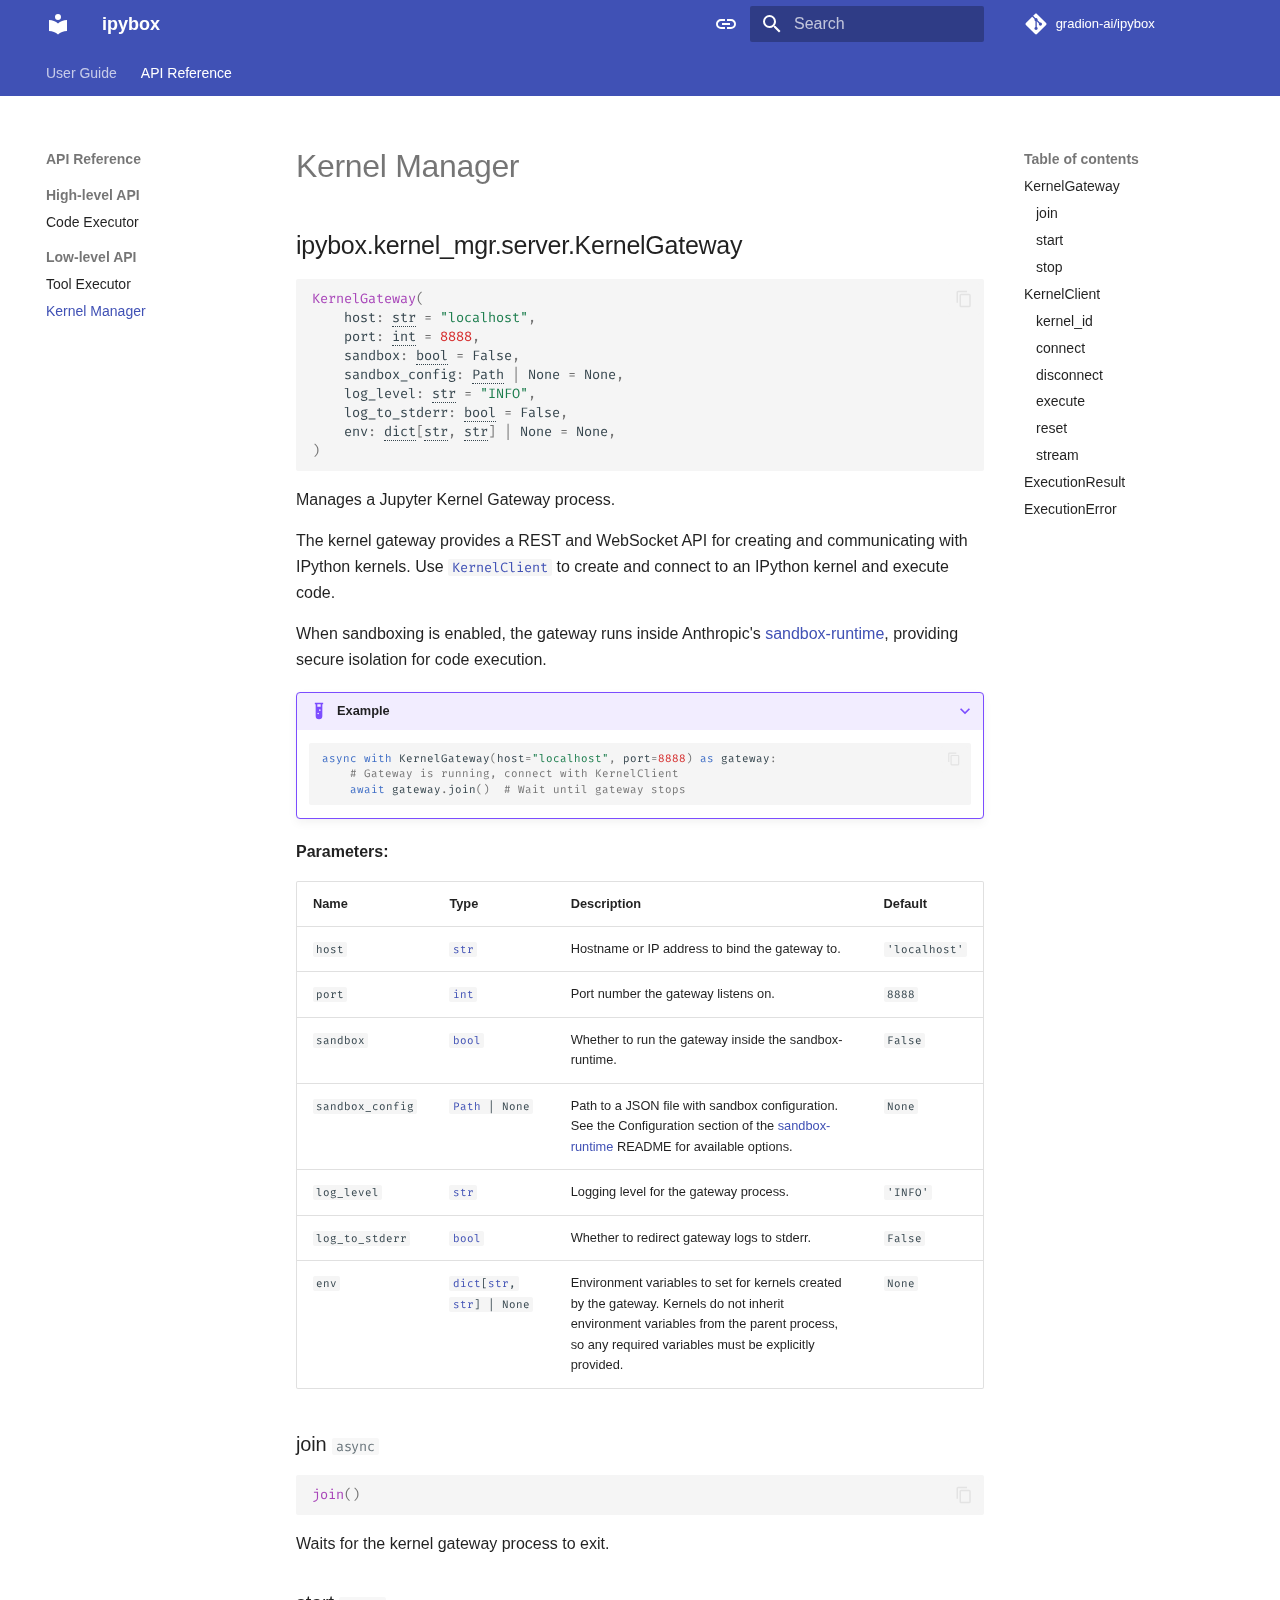
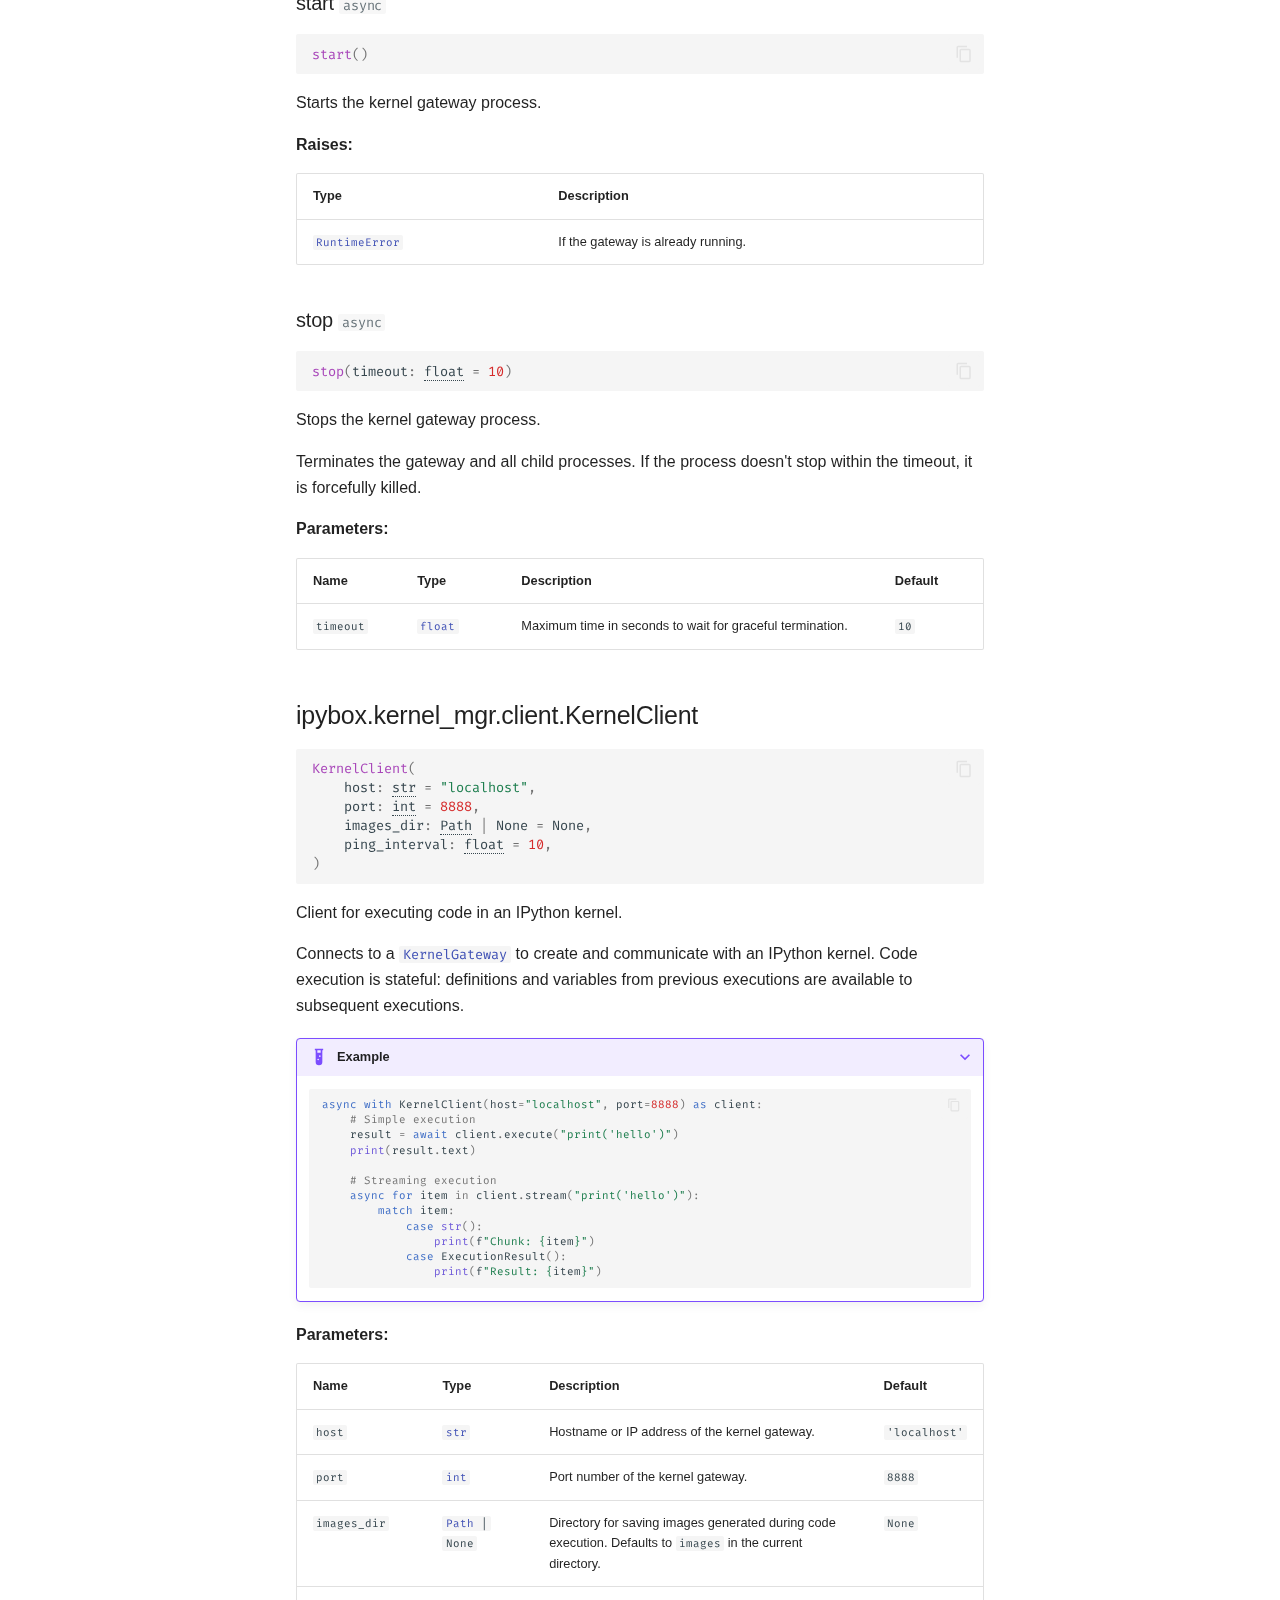
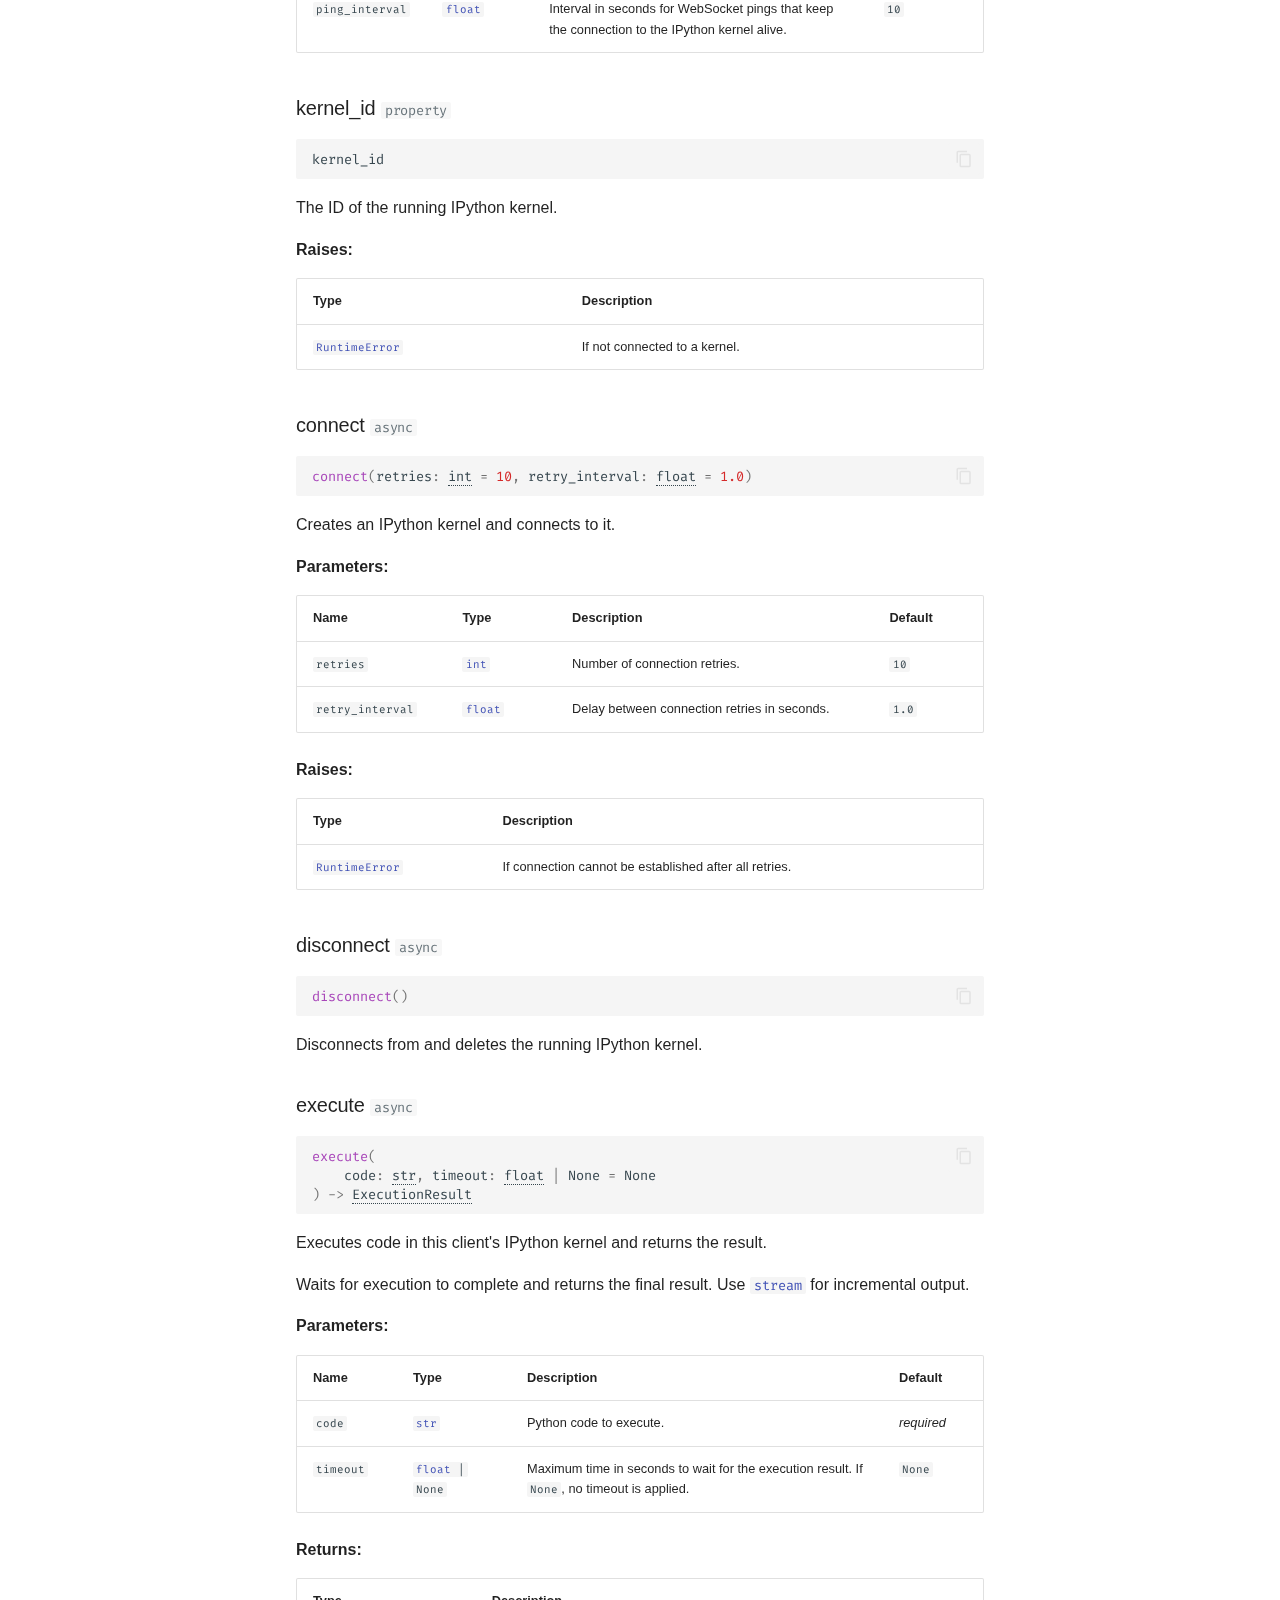
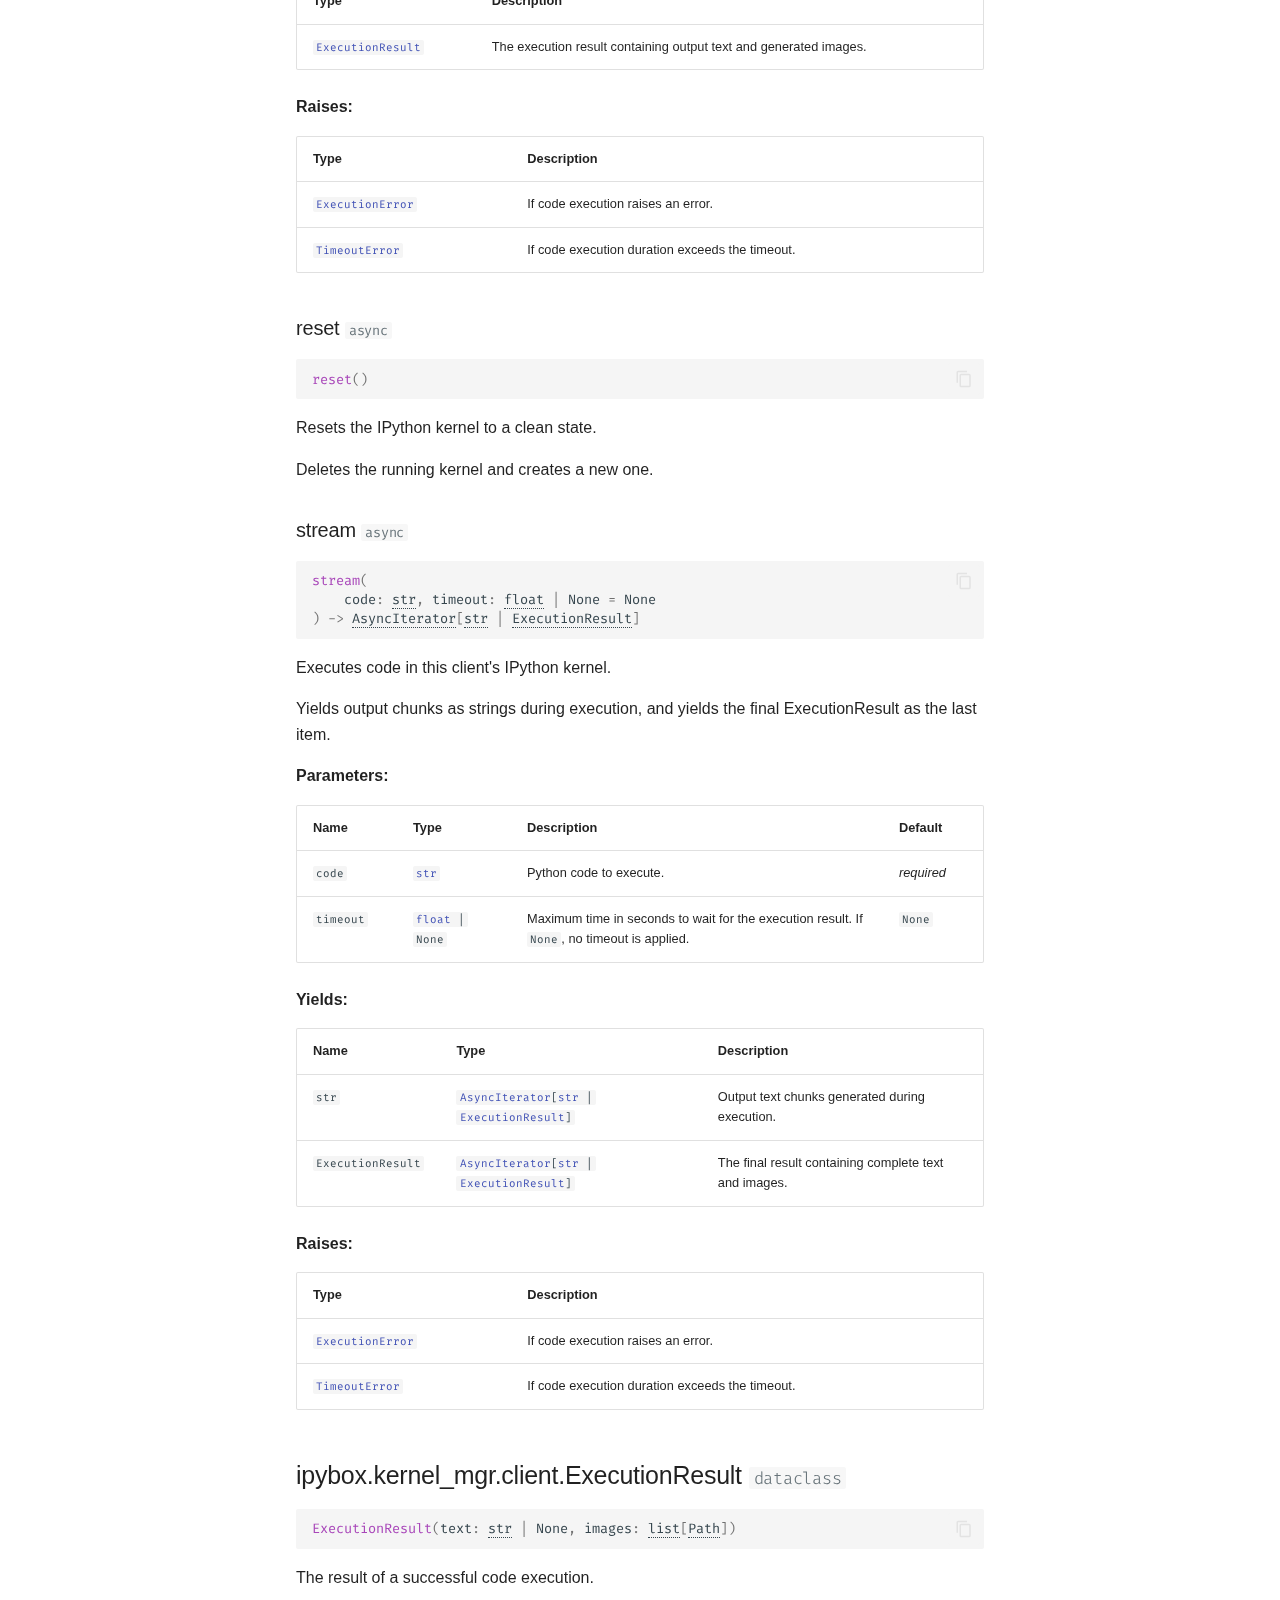
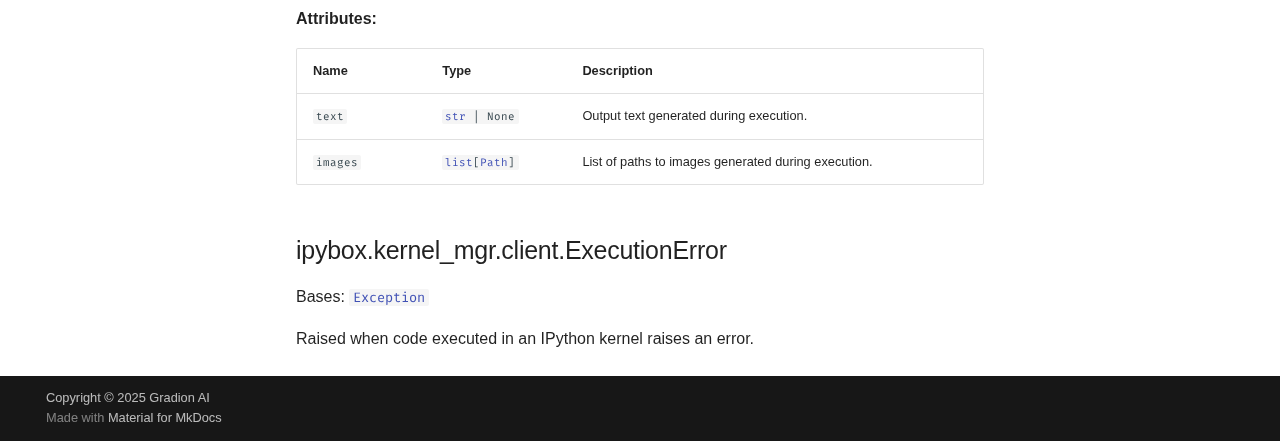
<file: api/kernel_manager/index.html>
<!doctype html>
<html lang="en" class="no-js">
  <head>
    
      <meta charset="utf-8">
      <meta name="viewport" content="width=device-width,initial-scale=1">
      
        <meta name="description" content="ipybox">
      
      
      
        <link rel="canonical" href="https://gradion-ai.github.io/ipybox/api/kernel_manager/">
      
      
        <link rel="prev" href="../tool_executor/">
      
      
      
        
      
      
      <link rel="icon" href="../../assets/images/favicon.png">
      <meta name="generator" content="mkdocs-1.6.1, mkdocs-material-9.7.0">
    
    
      
        <title>Kernel Manager - ipybox</title>
      
    
    
      <link rel="stylesheet" href="../../assets/stylesheets/main.618322db.min.css">
      
        
        <link rel="stylesheet" href="../../assets/stylesheets/palette.ab4e12ef.min.css">
      
      


    
    
      
    
    
      
        
        
        <link rel="preconnect" href="https://fonts.gstatic.com" crossorigin>
        <link rel="stylesheet" href="https://fonts.googleapis.com/css?family=Fira:300,300i,400,400i,700,700i%7CFira+Code:400,400i,700,700i&display=fallback">
        <style>:root{--md-text-font:"Fira";--md-code-font:"Fira Code"}</style>
      
    
    
      <link rel="stylesheet" href="../../assets/_mkdocstrings.css">
    
      <link rel="stylesheet" href="../../stylesheets/extra.css">
    
    <script>__md_scope=new URL("../..",location),__md_hash=e=>[...e].reduce(((e,_)=>(e<<5)-e+_.charCodeAt(0)),0),__md_get=(e,_=localStorage,t=__md_scope)=>JSON.parse(_.getItem(t.pathname+"."+e)),__md_set=(e,_,t=localStorage,a=__md_scope)=>{try{t.setItem(a.pathname+"."+e,JSON.stringify(_))}catch(e){}}</script>
    
      

    
    
  </head>
  
  
    
    
      
    
    
    
    
    <body dir="ltr" data-md-color-scheme="default" data-md-color-primary="indigo" data-md-color-accent="indigo">
  
    
    <input class="md-toggle" data-md-toggle="drawer" type="checkbox" id="__drawer" autocomplete="off">
    <input class="md-toggle" data-md-toggle="search" type="checkbox" id="__search" autocomplete="off">
    <label class="md-overlay" for="__drawer"></label>
    <div data-md-component="skip">
      
        
        <a href="#ipybox.kernel_mgr.server.KernelGateway" class="md-skip">
          Skip to content
        </a>
      
    </div>
    <div data-md-component="announce">
      
    </div>
    
    
      

<header class="md-header" data-md-component="header">
  <nav class="md-header__inner md-grid" aria-label="Header">
    <a href="../.." title="ipybox" class="md-header__button md-logo" aria-label="ipybox" data-md-component="logo">
      
  
  <svg xmlns="http://www.w3.org/2000/svg" viewBox="0 0 24 24"><path d="M12 8a3 3 0 0 0 3-3 3 3 0 0 0-3-3 3 3 0 0 0-3 3 3 3 0 0 0 3 3m0 3.54C9.64 9.35 6.5 8 3 8v11c3.5 0 6.64 1.35 9 3.54 2.36-2.19 5.5-3.54 9-3.54V8c-3.5 0-6.64 1.35-9 3.54"/></svg>

    </a>
    <label class="md-header__button md-icon" for="__drawer">
      
      <svg xmlns="http://www.w3.org/2000/svg" viewBox="0 0 24 24"><path d="M3 6h18v2H3zm0 5h18v2H3zm0 5h18v2H3z"/></svg>
    </label>
    <div class="md-header__title" data-md-component="header-title">
      <div class="md-header__ellipsis">
        <div class="md-header__topic">
          <span class="md-ellipsis">
            ipybox
          </span>
        </div>
        <div class="md-header__topic" data-md-component="header-topic">
          <span class="md-ellipsis">
            
              Kernel Manager
            
          </span>
        </div>
      </div>
    </div>
    
      
        <form class="md-header__option" data-md-component="palette">
  
    
    
    
    <input class="md-option" data-md-color-media="(prefers-color-scheme)" data-md-color-scheme="default" data-md-color-primary="indigo" data-md-color-accent="indigo"  aria-label="Switch to light mode"  type="radio" name="__palette" id="__palette_0">
    
      <label class="md-header__button md-icon" title="Switch to light mode" for="__palette_1" hidden>
        <svg xmlns="http://www.w3.org/2000/svg" viewBox="0 0 24 24"><path d="M3.9 12c0-1.71 1.39-3.1 3.1-3.1h4V7H7a5 5 0 0 0-5 5 5 5 0 0 0 5 5h4v-1.9H7c-1.71 0-3.1-1.39-3.1-3.1M8 13h8v-2H8zm9-6h-4v1.9h4c1.71 0 3.1 1.39 3.1 3.1s-1.39 3.1-3.1 3.1h-4V17h4a5 5 0 0 0 5-5 5 5 0 0 0-5-5"/></svg>
      </label>
    
  
    
    
    
    <input class="md-option" data-md-color-media="(prefers-color-scheme: light)" data-md-color-scheme="default" data-md-color-primary="indigo" data-md-color-accent="indigo"  aria-label="Switch to dark mode"  type="radio" name="__palette" id="__palette_1">
    
      <label class="md-header__button md-icon" title="Switch to dark mode" for="__palette_2" hidden>
        <svg xmlns="http://www.w3.org/2000/svg" viewBox="0 0 24 24"><path d="M17 7H7a5 5 0 0 0-5 5 5 5 0 0 0 5 5h10a5 5 0 0 0 5-5 5 5 0 0 0-5-5m0 8a3 3 0 0 1-3-3 3 3 0 0 1 3-3 3 3 0 0 1 3 3 3 3 0 0 1-3 3"/></svg>
      </label>
    
  
    
    
    
    <input class="md-option" data-md-color-media="(prefers-color-scheme: dark)" data-md-color-scheme="slate" data-md-color-primary="black" data-md-color-accent="indigo"  aria-label="Switch to system preference"  type="radio" name="__palette" id="__palette_2">
    
      <label class="md-header__button md-icon" title="Switch to system preference" for="__palette_0" hidden>
        <svg xmlns="http://www.w3.org/2000/svg" viewBox="0 0 24 24"><path d="M17 7H7a5 5 0 0 0-5 5 5 5 0 0 0 5 5h10a5 5 0 0 0 5-5 5 5 0 0 0-5-5M7 15a3 3 0 0 1-3-3 3 3 0 0 1 3-3 3 3 0 0 1 3 3 3 3 0 0 1-3 3"/></svg>
      </label>
    
  
</form>
      
    
    
      <script>var palette=__md_get("__palette");if(palette&&palette.color){if("(prefers-color-scheme)"===palette.color.media){var media=matchMedia("(prefers-color-scheme: light)"),input=document.querySelector(media.matches?"[data-md-color-media='(prefers-color-scheme: light)']":"[data-md-color-media='(prefers-color-scheme: dark)']");palette.color.media=input.getAttribute("data-md-color-media"),palette.color.scheme=input.getAttribute("data-md-color-scheme"),palette.color.primary=input.getAttribute("data-md-color-primary"),palette.color.accent=input.getAttribute("data-md-color-accent")}for(var[key,value]of Object.entries(palette.color))document.body.setAttribute("data-md-color-"+key,value)}</script>
    
    
    
      
      
        <label class="md-header__button md-icon" for="__search">
          
          <svg xmlns="http://www.w3.org/2000/svg" viewBox="0 0 24 24"><path d="M9.5 3A6.5 6.5 0 0 1 16 9.5c0 1.61-.59 3.09-1.56 4.23l.27.27h.79l5 5-1.5 1.5-5-5v-.79l-.27-.27A6.52 6.52 0 0 1 9.5 16 6.5 6.5 0 0 1 3 9.5 6.5 6.5 0 0 1 9.5 3m0 2C7 5 5 7 5 9.5S7 14 9.5 14 14 12 14 9.5 12 5 9.5 5"/></svg>
        </label>
        <div class="md-search" data-md-component="search" role="dialog">
  <label class="md-search__overlay" for="__search"></label>
  <div class="md-search__inner" role="search">
    <form class="md-search__form" name="search">
      <input type="text" class="md-search__input" name="query" aria-label="Search" placeholder="Search" autocapitalize="off" autocorrect="off" autocomplete="off" spellcheck="false" data-md-component="search-query" required>
      <label class="md-search__icon md-icon" for="__search">
        
        <svg xmlns="http://www.w3.org/2000/svg" viewBox="0 0 24 24"><path d="M9.5 3A6.5 6.5 0 0 1 16 9.5c0 1.61-.59 3.09-1.56 4.23l.27.27h.79l5 5-1.5 1.5-5-5v-.79l-.27-.27A6.52 6.52 0 0 1 9.5 16 6.5 6.5 0 0 1 3 9.5 6.5 6.5 0 0 1 9.5 3m0 2C7 5 5 7 5 9.5S7 14 9.5 14 14 12 14 9.5 12 5 9.5 5"/></svg>
        
        <svg xmlns="http://www.w3.org/2000/svg" viewBox="0 0 24 24"><path d="M20 11v2H8l5.5 5.5-1.42 1.42L4.16 12l7.92-7.92L13.5 5.5 8 11z"/></svg>
      </label>
      <nav class="md-search__options" aria-label="Search">
        
        <button type="reset" class="md-search__icon md-icon" title="Clear" aria-label="Clear" tabindex="-1">
          
          <svg xmlns="http://www.w3.org/2000/svg" viewBox="0 0 24 24"><path d="M19 6.41 17.59 5 12 10.59 6.41 5 5 6.41 10.59 12 5 17.59 6.41 19 12 13.41 17.59 19 19 17.59 13.41 12z"/></svg>
        </button>
      </nav>
      
        <div class="md-search__suggest" data-md-component="search-suggest"></div>
      
    </form>
    <div class="md-search__output">
      <div class="md-search__scrollwrap" tabindex="0" data-md-scrollfix>
        <div class="md-search-result" data-md-component="search-result">
          <div class="md-search-result__meta">
            Initializing search
          </div>
          <ol class="md-search-result__list" role="presentation"></ol>
        </div>
      </div>
    </div>
  </div>
</div>
      
    
    
      <div class="md-header__source">
        <a href="https://github.com/gradion-ai/ipybox" title="Go to repository" class="md-source" data-md-component="source">
  <div class="md-source__icon md-icon">
    
    <svg xmlns="http://www.w3.org/2000/svg" viewBox="0 0 448 512"><!--! Font Awesome Free 7.1.0 by @fontawesome - https://fontawesome.com License - https://fontawesome.com/license/free (Icons: CC BY 4.0, Fonts: SIL OFL 1.1, Code: MIT License) Copyright 2025 Fonticons, Inc.--><path d="M439.6 236.1 244 40.5c-5.4-5.5-12.8-8.5-20.4-8.5s-15 3-20.4 8.4L162.5 81l51.5 51.5c27.1-9.1 52.7 16.8 43.4 43.7l49.7 49.7c34.2-11.8 61.2 31 35.5 56.7-26.5 26.5-70.2-2.9-56-37.3L240.3 199v121.9c25.3 12.5 22.3 41.8 9.1 55-6.4 6.4-15.2 10.1-24.3 10.1s-17.8-3.6-24.3-10.1c-17.6-17.6-11.1-46.9 11.2-56v-123c-20.8-8.5-24.6-30.7-18.6-45L142.6 101 8.5 235.1C3 240.6 0 247.9 0 255.5s3 15 8.5 20.4l195.6 195.7c5.4 5.4 12.7 8.4 20.4 8.4s15-3 20.4-8.4l194.7-194.7c5.4-5.4 8.4-12.8 8.4-20.4s-3-15-8.4-20.4"/></svg>
  </div>
  <div class="md-source__repository">
    gradion-ai/ipybox
  </div>
</a>
      </div>
    
  </nav>
  
</header>
    
    <div class="md-container" data-md-component="container">
      
      
        
          
            
<nav class="md-tabs" aria-label="Tabs" data-md-component="tabs">
  <div class="md-grid">
    <ul class="md-tabs__list">
      
        
  
  
  
  
    
    
      <li class="md-tabs__item">
        <a href="../.." class="md-tabs__link">
          
  
  
  User Guide

        </a>
      </li>
    
  

      
        
  
  
  
    
  
  
    
    
      
  
  
  
    
  
  
    
    
      <li class="md-tabs__item md-tabs__item--active">
        <a href="../code_executor/" class="md-tabs__link">
          
  
  
  API Reference

        </a>
      </li>
    
  

    
  

      
    </ul>
  </div>
</nav>
          
        
      
      <main class="md-main" data-md-component="main">
        <div class="md-main__inner md-grid">
          
            
              
              <div class="md-sidebar md-sidebar--primary" data-md-component="sidebar" data-md-type="navigation" >
                <div class="md-sidebar__scrollwrap">
                  <div class="md-sidebar__inner">
                    


  


<nav class="md-nav md-nav--primary md-nav--lifted" aria-label="Navigation" data-md-level="0">
  <label class="md-nav__title" for="__drawer">
    <a href="../.." title="ipybox" class="md-nav__button md-logo" aria-label="ipybox" data-md-component="logo">
      
  
  <svg xmlns="http://www.w3.org/2000/svg" viewBox="0 0 24 24"><path d="M12 8a3 3 0 0 0 3-3 3 3 0 0 0-3-3 3 3 0 0 0-3 3 3 3 0 0 0 3 3m0 3.54C9.64 9.35 6.5 8 3 8v11c3.5 0 6.64 1.35 9 3.54 2.36-2.19 5.5-3.54 9-3.54V8c-3.5 0-6.64 1.35-9 3.54"/></svg>

    </a>
    ipybox
  </label>
  
    <div class="md-nav__source">
      <a href="https://github.com/gradion-ai/ipybox" title="Go to repository" class="md-source" data-md-component="source">
  <div class="md-source__icon md-icon">
    
    <svg xmlns="http://www.w3.org/2000/svg" viewBox="0 0 448 512"><!--! Font Awesome Free 7.1.0 by @fontawesome - https://fontawesome.com License - https://fontawesome.com/license/free (Icons: CC BY 4.0, Fonts: SIL OFL 1.1, Code: MIT License) Copyright 2025 Fonticons, Inc.--><path d="M439.6 236.1 244 40.5c-5.4-5.5-12.8-8.5-20.4-8.5s-15 3-20.4 8.4L162.5 81l51.5 51.5c27.1-9.1 52.7 16.8 43.4 43.7l49.7 49.7c34.2-11.8 61.2 31 35.5 56.7-26.5 26.5-70.2-2.9-56-37.3L240.3 199v121.9c25.3 12.5 22.3 41.8 9.1 55-6.4 6.4-15.2 10.1-24.3 10.1s-17.8-3.6-24.3-10.1c-17.6-17.6-11.1-46.9 11.2-56v-123c-20.8-8.5-24.6-30.7-18.6-45L142.6 101 8.5 235.1C3 240.6 0 247.9 0 255.5s3 15 8.5 20.4l195.6 195.7c5.4 5.4 12.7 8.4 20.4 8.4s15-3 20.4-8.4l194.7-194.7c5.4-5.4 8.4-12.8 8.4-20.4s-3-15-8.4-20.4"/></svg>
  </div>
  <div class="md-source__repository">
    gradion-ai/ipybox
  </div>
</a>
    </div>
  
  <ul class="md-nav__list" data-md-scrollfix>
    
      
      
  
  
  
  
    
    
    
    
      
      
        
      
    
    
    <li class="md-nav__item md-nav__item--nested">
      
        
        
        <input class="md-nav__toggle md-toggle " type="checkbox" id="__nav_1" >
        
          
          <label class="md-nav__link" for="__nav_1" id="__nav_1_label" tabindex="0">
            
  
  
  <span class="md-ellipsis">
    
  
    User Guide
  

    
  </span>
  
  

            <span class="md-nav__icon md-icon"></span>
          </label>
        
        <nav class="md-nav" data-md-level="1" aria-labelledby="__nav_1_label" aria-expanded="false">
          <label class="md-nav__title" for="__nav_1">
            <span class="md-nav__icon md-icon"></span>
            
  
    User Guide
  

          </label>
          <ul class="md-nav__list" data-md-scrollfix>
            
              
                
  
  
  
  
    <li class="md-nav__item">
      <a href="../.." class="md-nav__link">
        
  
  
  <span class="md-ellipsis">
    
  
    Overview
  

    
  </span>
  
  

      </a>
    </li>
  

              
            
              
                
  
  
  
  
    <li class="md-nav__item">
      <a href="../../installation/" class="md-nav__link">
        
  
  
  <span class="md-ellipsis">
    
  
    Installation
  

    
  </span>
  
  

      </a>
    </li>
  

              
            
              
                
  
  
  
  
    <li class="md-nav__item">
      <a href="../../quickstart/" class="md-nav__link">
        
  
  
  <span class="md-ellipsis">
    
  
    Quickstart
  

    
  </span>
  
  

      </a>
    </li>
  

              
            
              
                
  
  
  
  
    <li class="md-nav__item">
      <a href="../../apigen/" class="md-nav__link">
        
  
  
  <span class="md-ellipsis">
    
  
    API generation
  

    
  </span>
  
  

      </a>
    </li>
  

              
            
              
                
  
  
  
  
    <li class="md-nav__item">
      <a href="../../codeexec/" class="md-nav__link">
        
  
  
  <span class="md-ellipsis">
    
  
    Code execution
  

    
  </span>
  
  

      </a>
    </li>
  

              
            
              
                
  
  
  
  
    <li class="md-nav__item">
      <a href="../../sandbox/" class="md-nav__link">
        
  
  
  <span class="md-ellipsis">
    
  
    Sandboxing
  

    
  </span>
  
  

      </a>
    </li>
  

              
            
              
                
  
  
  
  
    
    
    
    
      
      
        
      
    
    
    <li class="md-nav__item md-nav__item--nested">
      
        
        
        <input class="md-nav__toggle md-toggle " type="checkbox" id="__nav_1_7" >
        
          
          <label class="md-nav__link" for="__nav_1_7" id="__nav_1_7_label" tabindex="0">
            
  
  
  <span class="md-ellipsis">
    
  
    Agent Integration
  

    
  </span>
  
  

            <span class="md-nav__icon md-icon"></span>
          </label>
        
        <nav class="md-nav" data-md-level="2" aria-labelledby="__nav_1_7_label" aria-expanded="false">
          <label class="md-nav__title" for="__nav_1_7">
            <span class="md-nav__icon md-icon"></span>
            
  
    Agent Integration
  

          </label>
          <ul class="md-nav__list" data-md-scrollfix>
            
              
                
  
  
  
  
    <li class="md-nav__item">
      <a href="../../mcpserver/" class="md-nav__link">
        
  
  
  <span class="md-ellipsis">
    
  
    ipybox MCP Server
  

    
  </span>
  
  

      </a>
    </li>
  

              
            
              
                
  
  
  
  
    <li class="md-nav__item">
      <a href="../../ccplugin/" class="md-nav__link">
        
  
  
  <span class="md-ellipsis">
    
  
    Claude Code plugin
  

    
  </span>
  
  

      </a>
    </li>
  

              
            
          </ul>
        </nav>
      
    </li>
  

              
            
          </ul>
        </nav>
      
    </li>
  

    
      
      
  
  
    
  
  
  
    
    
    
    
      
        
        
      
      
        
      
    
    
    <li class="md-nav__item md-nav__item--active md-nav__item--section md-nav__item--nested">
      
        
        
        <input class="md-nav__toggle md-toggle " type="checkbox" id="__nav_2" checked>
        
          
          <label class="md-nav__link" for="__nav_2" id="__nav_2_label" tabindex="">
            
  
  
  <span class="md-ellipsis">
    
  
    API Reference
  

    
  </span>
  
  

            <span class="md-nav__icon md-icon"></span>
          </label>
        
        <nav class="md-nav" data-md-level="1" aria-labelledby="__nav_2_label" aria-expanded="true">
          <label class="md-nav__title" for="__nav_2">
            <span class="md-nav__icon md-icon"></span>
            
  
    API Reference
  

          </label>
          <ul class="md-nav__list" data-md-scrollfix>
            
              
                
  
  
  
  
    
    
    
    
      
      
        
          
          
        
      
    
    
    <li class="md-nav__item md-nav__item--section md-nav__item--nested">
      
        
        
        <input class="md-nav__toggle md-toggle " type="checkbox" id="__nav_2_1" >
        
          
          <label class="md-nav__link" for="__nav_2_1" id="__nav_2_1_label" tabindex="">
            
  
  
  <span class="md-ellipsis">
    
  
    High-level API
  

    
  </span>
  
  

            <span class="md-nav__icon md-icon"></span>
          </label>
        
        <nav class="md-nav" data-md-level="2" aria-labelledby="__nav_2_1_label" aria-expanded="false">
          <label class="md-nav__title" for="__nav_2_1">
            <span class="md-nav__icon md-icon"></span>
            
  
    High-level API
  

          </label>
          <ul class="md-nav__list" data-md-scrollfix>
            
              
                
  
  
  
  
    <li class="md-nav__item">
      <a href="../code_executor/" class="md-nav__link">
        
  
  
  <span class="md-ellipsis">
    
  
    Code Executor
  

    
  </span>
  
  

      </a>
    </li>
  

              
            
          </ul>
        </nav>
      
    </li>
  

              
            
              
                
  
  
    
  
  
  
    
    
    
    
      
      
        
          
          
        
      
    
    
    <li class="md-nav__item md-nav__item--active md-nav__item--section md-nav__item--nested">
      
        
        
        <input class="md-nav__toggle md-toggle " type="checkbox" id="__nav_2_2" checked>
        
          
          <label class="md-nav__link" for="__nav_2_2" id="__nav_2_2_label" tabindex="">
            
  
  
  <span class="md-ellipsis">
    
  
    Low-level API
  

    
  </span>
  
  

            <span class="md-nav__icon md-icon"></span>
          </label>
        
        <nav class="md-nav" data-md-level="2" aria-labelledby="__nav_2_2_label" aria-expanded="true">
          <label class="md-nav__title" for="__nav_2_2">
            <span class="md-nav__icon md-icon"></span>
            
  
    Low-level API
  

          </label>
          <ul class="md-nav__list" data-md-scrollfix>
            
              
                
  
  
  
  
    <li class="md-nav__item">
      <a href="../tool_executor/" class="md-nav__link">
        
  
  
  <span class="md-ellipsis">
    
  
    Tool Executor
  

    
  </span>
  
  

      </a>
    </li>
  

              
            
              
                
  
  
    
  
  
  
    <li class="md-nav__item md-nav__item--active">
      
      <input class="md-nav__toggle md-toggle" type="checkbox" id="__toc">
      
      
      
        <label class="md-nav__link md-nav__link--active" for="__toc">
          
  
  
  <span class="md-ellipsis">
    
  
    Kernel Manager
  

    
  </span>
  
  

          <span class="md-nav__icon md-icon"></span>
        </label>
      
      <a href="./" class="md-nav__link md-nav__link--active">
        
  
  
  <span class="md-ellipsis">
    
  
    Kernel Manager
  

    
  </span>
  
  

      </a>
      
        

<nav class="md-nav md-nav--secondary" aria-label="Table of contents">
  
  
  
  
    <label class="md-nav__title" for="__toc">
      <span class="md-nav__icon md-icon"></span>
      Table of contents
    </label>
    <ul class="md-nav__list" data-md-component="toc" data-md-scrollfix>
      
        <li class="md-nav__item">
  <a href="#ipybox.kernel_mgr.server.KernelGateway" class="md-nav__link">
    <span class="md-ellipsis">
      
        KernelGateway
      
    </span>
  </a>
  
    <nav class="md-nav" aria-label="KernelGateway">
      <ul class="md-nav__list">
        
          <li class="md-nav__item">
  <a href="#ipybox.kernel_mgr.server.KernelGateway.join" class="md-nav__link">
    <span class="md-ellipsis">
      
        join
      
    </span>
  </a>
  
</li>
        
          <li class="md-nav__item">
  <a href="#ipybox.kernel_mgr.server.KernelGateway.start" class="md-nav__link">
    <span class="md-ellipsis">
      
        start
      
    </span>
  </a>
  
</li>
        
          <li class="md-nav__item">
  <a href="#ipybox.kernel_mgr.server.KernelGateway.stop" class="md-nav__link">
    <span class="md-ellipsis">
      
        stop
      
    </span>
  </a>
  
</li>
        
      </ul>
    </nav>
  
</li>
      
        <li class="md-nav__item">
  <a href="#ipybox.kernel_mgr.client.KernelClient" class="md-nav__link">
    <span class="md-ellipsis">
      
        KernelClient
      
    </span>
  </a>
  
    <nav class="md-nav" aria-label="KernelClient">
      <ul class="md-nav__list">
        
          <li class="md-nav__item">
  <a href="#ipybox.kernel_mgr.client.KernelClient.kernel_id" class="md-nav__link">
    <span class="md-ellipsis">
      
        kernel_id
      
    </span>
  </a>
  
</li>
        
          <li class="md-nav__item">
  <a href="#ipybox.kernel_mgr.client.KernelClient.connect" class="md-nav__link">
    <span class="md-ellipsis">
      
        connect
      
    </span>
  </a>
  
</li>
        
          <li class="md-nav__item">
  <a href="#ipybox.kernel_mgr.client.KernelClient.disconnect" class="md-nav__link">
    <span class="md-ellipsis">
      
        disconnect
      
    </span>
  </a>
  
</li>
        
          <li class="md-nav__item">
  <a href="#ipybox.kernel_mgr.client.KernelClient.execute" class="md-nav__link">
    <span class="md-ellipsis">
      
        execute
      
    </span>
  </a>
  
</li>
        
          <li class="md-nav__item">
  <a href="#ipybox.kernel_mgr.client.KernelClient.reset" class="md-nav__link">
    <span class="md-ellipsis">
      
        reset
      
    </span>
  </a>
  
</li>
        
          <li class="md-nav__item">
  <a href="#ipybox.kernel_mgr.client.KernelClient.stream" class="md-nav__link">
    <span class="md-ellipsis">
      
        stream
      
    </span>
  </a>
  
</li>
        
      </ul>
    </nav>
  
</li>
      
        <li class="md-nav__item">
  <a href="#ipybox.kernel_mgr.client.ExecutionResult" class="md-nav__link">
    <span class="md-ellipsis">
      
        ExecutionResult
      
    </span>
  </a>
  
</li>
      
        <li class="md-nav__item">
  <a href="#ipybox.kernel_mgr.client.ExecutionError" class="md-nav__link">
    <span class="md-ellipsis">
      
        ExecutionError
      
    </span>
  </a>
  
</li>
      
    </ul>
  
</nav>
      
    </li>
  

              
            
          </ul>
        </nav>
      
    </li>
  

              
            
          </ul>
        </nav>
      
    </li>
  

    
  </ul>
</nav>
                  </div>
                </div>
              </div>
            
            
              
              <div class="md-sidebar md-sidebar--secondary" data-md-component="sidebar" data-md-type="toc" >
                <div class="md-sidebar__scrollwrap">
                  <div class="md-sidebar__inner">
                    

<nav class="md-nav md-nav--secondary" aria-label="Table of contents">
  
  
  
  
    <label class="md-nav__title" for="__toc">
      <span class="md-nav__icon md-icon"></span>
      Table of contents
    </label>
    <ul class="md-nav__list" data-md-component="toc" data-md-scrollfix>
      
        <li class="md-nav__item">
  <a href="#ipybox.kernel_mgr.server.KernelGateway" class="md-nav__link">
    <span class="md-ellipsis">
      
        KernelGateway
      
    </span>
  </a>
  
    <nav class="md-nav" aria-label="KernelGateway">
      <ul class="md-nav__list">
        
          <li class="md-nav__item">
  <a href="#ipybox.kernel_mgr.server.KernelGateway.join" class="md-nav__link">
    <span class="md-ellipsis">
      
        join
      
    </span>
  </a>
  
</li>
        
          <li class="md-nav__item">
  <a href="#ipybox.kernel_mgr.server.KernelGateway.start" class="md-nav__link">
    <span class="md-ellipsis">
      
        start
      
    </span>
  </a>
  
</li>
        
          <li class="md-nav__item">
  <a href="#ipybox.kernel_mgr.server.KernelGateway.stop" class="md-nav__link">
    <span class="md-ellipsis">
      
        stop
      
    </span>
  </a>
  
</li>
        
      </ul>
    </nav>
  
</li>
      
        <li class="md-nav__item">
  <a href="#ipybox.kernel_mgr.client.KernelClient" class="md-nav__link">
    <span class="md-ellipsis">
      
        KernelClient
      
    </span>
  </a>
  
    <nav class="md-nav" aria-label="KernelClient">
      <ul class="md-nav__list">
        
          <li class="md-nav__item">
  <a href="#ipybox.kernel_mgr.client.KernelClient.kernel_id" class="md-nav__link">
    <span class="md-ellipsis">
      
        kernel_id
      
    </span>
  </a>
  
</li>
        
          <li class="md-nav__item">
  <a href="#ipybox.kernel_mgr.client.KernelClient.connect" class="md-nav__link">
    <span class="md-ellipsis">
      
        connect
      
    </span>
  </a>
  
</li>
        
          <li class="md-nav__item">
  <a href="#ipybox.kernel_mgr.client.KernelClient.disconnect" class="md-nav__link">
    <span class="md-ellipsis">
      
        disconnect
      
    </span>
  </a>
  
</li>
        
          <li class="md-nav__item">
  <a href="#ipybox.kernel_mgr.client.KernelClient.execute" class="md-nav__link">
    <span class="md-ellipsis">
      
        execute
      
    </span>
  </a>
  
</li>
        
          <li class="md-nav__item">
  <a href="#ipybox.kernel_mgr.client.KernelClient.reset" class="md-nav__link">
    <span class="md-ellipsis">
      
        reset
      
    </span>
  </a>
  
</li>
        
          <li class="md-nav__item">
  <a href="#ipybox.kernel_mgr.client.KernelClient.stream" class="md-nav__link">
    <span class="md-ellipsis">
      
        stream
      
    </span>
  </a>
  
</li>
        
      </ul>
    </nav>
  
</li>
      
        <li class="md-nav__item">
  <a href="#ipybox.kernel_mgr.client.ExecutionResult" class="md-nav__link">
    <span class="md-ellipsis">
      
        ExecutionResult
      
    </span>
  </a>
  
</li>
      
        <li class="md-nav__item">
  <a href="#ipybox.kernel_mgr.client.ExecutionError" class="md-nav__link">
    <span class="md-ellipsis">
      
        ExecutionError
      
    </span>
  </a>
  
</li>
      
    </ul>
  
</nav>
                  </div>
                </div>
              </div>
            
          
          
            <div class="md-content" data-md-component="content">
              
              <article class="md-content__inner md-typeset">
                
                  


  
  


  <h1>Kernel Manager</h1>

<div class="doc doc-object doc-class">



<h2 id="ipybox.kernel_mgr.server.KernelGateway" class="doc doc-heading">
            <span class="doc doc-object-name doc-class-name">ipybox.kernel_mgr.server.KernelGateway</span>


</h2>
<div class="doc-signature highlight"><pre><span></span><code><span class="nf">KernelGateway</span><span class="p">(</span>
    <span class="n">host</span><span class="p">:</span> <span class="n"><a class="autorefs autorefs-external" href="https://docs.python.org/3/library/stdtypes.html#str">str</a></span> <span class="o">=</span> <span class="s2">&quot;localhost&quot;</span><span class="p">,</span>
    <span class="n">port</span><span class="p">:</span> <span class="n"><a class="autorefs autorefs-external" href="https://docs.python.org/3/library/functions.html#int">int</a></span> <span class="o">=</span> <span class="mi">8888</span><span class="p">,</span>
    <span class="n">sandbox</span><span class="p">:</span> <span class="n"><a class="autorefs autorefs-external" href="https://docs.python.org/3/library/functions.html#bool">bool</a></span> <span class="o">=</span> <span class="kc">False</span><span class="p">,</span>
    <span class="n">sandbox_config</span><span class="p">:</span> <span class="n"><a class="autorefs autorefs-external" title="pathlib.Path" href="https://docs.python.org/3/library/pathlib.html#pathlib.Path">Path</a></span> <span class="o">|</span> <span class="kc">None</span> <span class="o">=</span> <span class="kc">None</span><span class="p">,</span>
    <span class="n">log_level</span><span class="p">:</span> <span class="n"><a class="autorefs autorefs-external" href="https://docs.python.org/3/library/stdtypes.html#str">str</a></span> <span class="o">=</span> <span class="s2">&quot;INFO&quot;</span><span class="p">,</span>
    <span class="n">log_to_stderr</span><span class="p">:</span> <span class="n"><a class="autorefs autorefs-external" href="https://docs.python.org/3/library/functions.html#bool">bool</a></span> <span class="o">=</span> <span class="kc">False</span><span class="p">,</span>
    <span class="n">env</span><span class="p">:</span> <span class="n"><a class="autorefs autorefs-external" href="https://docs.python.org/3/reference/expressions.html#dict">dict</a></span><span class="p">[</span><span class="n"><a class="autorefs autorefs-external" href="https://docs.python.org/3/library/stdtypes.html#str">str</a></span><span class="p">,</span> <span class="n"><a class="autorefs autorefs-external" href="https://docs.python.org/3/library/stdtypes.html#str">str</a></span><span class="p">]</span> <span class="o">|</span> <span class="kc">None</span> <span class="o">=</span> <span class="kc">None</span><span class="p">,</span>
<span class="p">)</span>
</code></pre></div>

    <div class="doc doc-contents first">



        <p>Manages a Jupyter Kernel Gateway process.</p>
<p>The kernel gateway provides a REST and WebSocket API for creating and
communicating with IPython kernels. Use
<a class="autorefs autorefs-internal" href="#ipybox.kernel_mgr.client.KernelClient"><code>KernelClient</code></a> to create and
connect to an IPython kernel and execute code.</p>
<p>When sandboxing is enabled, the gateway runs inside Anthropic's
<a href="https://github.com/anthropic-experimental/sandbox-runtime">sandbox-runtime</a>,
providing secure isolation for code execution.</p>


<details class="example" open>
  <summary>Example</summary>
  <div class="highlight"><pre><span></span><code><span class="k">async</span> <span class="k">with</span> <span class="n">KernelGateway</span><span class="p">(</span><span class="n">host</span><span class="o">=</span><span class="s2">&quot;localhost&quot;</span><span class="p">,</span> <span class="n">port</span><span class="o">=</span><span class="mi">8888</span><span class="p">)</span> <span class="k">as</span> <span class="n">gateway</span><span class="p">:</span>
    <span class="c1"># Gateway is running, connect with KernelClient</span>
    <span class="k">await</span> <span class="n">gateway</span><span class="o">.</span><span class="n">join</span><span class="p">()</span>  <span class="c1"># Wait until gateway stops</span>
</code></pre></div>
</details>


<p><span class="doc-section-title">Parameters:</span></p>
    <table>
      <thead>
        <tr>
          <th>Name</th>
          <th>Type</th>
          <th>Description</th>
          <th>Default</th>
        </tr>
      </thead>
      <tbody>
          <tr class="doc-section-item">
            <td>
                <code>host</code>
            </td>
            <td>
                  <code><a class="autorefs autorefs-external" href="https://docs.python.org/3/library/stdtypes.html#str">str</a></code>
            </td>
            <td>
              <div class="doc-md-description">
                <p>Hostname or IP address to bind the gateway to.</p>
              </div>
            </td>
            <td>
                  <code>&#39;localhost&#39;</code>
            </td>
          </tr>
          <tr class="doc-section-item">
            <td>
                <code>port</code>
            </td>
            <td>
                  <code><a class="autorefs autorefs-external" href="https://docs.python.org/3/library/functions.html#int">int</a></code>
            </td>
            <td>
              <div class="doc-md-description">
                <p>Port number the gateway listens on.</p>
              </div>
            </td>
            <td>
                  <code>8888</code>
            </td>
          </tr>
          <tr class="doc-section-item">
            <td>
                <code>sandbox</code>
            </td>
            <td>
                  <code><a class="autorefs autorefs-external" href="https://docs.python.org/3/library/functions.html#bool">bool</a></code>
            </td>
            <td>
              <div class="doc-md-description">
                <p>Whether to run the gateway inside the sandbox-runtime.</p>
              </div>
            </td>
            <td>
                  <code>False</code>
            </td>
          </tr>
          <tr class="doc-section-item">
            <td>
                <code>sandbox_config</code>
            </td>
            <td>
                  <code><a class="autorefs autorefs-external" title="pathlib.Path" href="https://docs.python.org/3/library/pathlib.html#pathlib.Path">Path</a> | None</code>
            </td>
            <td>
              <div class="doc-md-description">
                <p>Path to a JSON file with sandbox configuration.
See the Configuration section of the
<a href="https://github.com/anthropic-experimental/sandbox-runtime">sandbox-runtime</a>
README for available options.</p>
              </div>
            </td>
            <td>
                  <code>None</code>
            </td>
          </tr>
          <tr class="doc-section-item">
            <td>
                <code>log_level</code>
            </td>
            <td>
                  <code><a class="autorefs autorefs-external" href="https://docs.python.org/3/library/stdtypes.html#str">str</a></code>
            </td>
            <td>
              <div class="doc-md-description">
                <p>Logging level for the gateway process.</p>
              </div>
            </td>
            <td>
                  <code>&#39;INFO&#39;</code>
            </td>
          </tr>
          <tr class="doc-section-item">
            <td>
                <code>log_to_stderr</code>
            </td>
            <td>
                  <code><a class="autorefs autorefs-external" href="https://docs.python.org/3/library/functions.html#bool">bool</a></code>
            </td>
            <td>
              <div class="doc-md-description">
                <p>Whether to redirect gateway logs to stderr.</p>
              </div>
            </td>
            <td>
                  <code>False</code>
            </td>
          </tr>
          <tr class="doc-section-item">
            <td>
                <code>env</code>
            </td>
            <td>
                  <code><a class="autorefs autorefs-external" href="https://docs.python.org/3/reference/expressions.html#dict">dict</a>[<a class="autorefs autorefs-external" href="https://docs.python.org/3/library/stdtypes.html#str">str</a>, <a class="autorefs autorefs-external" href="https://docs.python.org/3/library/stdtypes.html#str">str</a>] | None</code>
            </td>
            <td>
              <div class="doc-md-description">
                <p>Environment variables to set for kernels created by the gateway.
Kernels do not inherit environment variables from the parent
process, so any required variables must be explicitly provided.</p>
              </div>
            </td>
            <td>
                  <code>None</code>
            </td>
          </tr>
      </tbody>
    </table>











  <div class="doc doc-children">










<div class="doc doc-object doc-function">


<h3 id="ipybox.kernel_mgr.server.KernelGateway.join" class="doc doc-heading">
            <span class="doc doc-object-name doc-function-name">join</span>


  <span class="doc doc-labels">
      <small class="doc doc-label doc-label-async"><code>async</code></small>
  </span>

</h3>
<div class="doc-signature highlight"><pre><span></span><code><span class="nf">join</span><span class="p">()</span>
</code></pre></div>

    <div class="doc doc-contents ">

        <p>Waits for the kernel gateway process to exit.</p>


    </div>

</div>

<div class="doc doc-object doc-function">


<h3 id="ipybox.kernel_mgr.server.KernelGateway.start" class="doc doc-heading">
            <span class="doc doc-object-name doc-function-name">start</span>


  <span class="doc doc-labels">
      <small class="doc doc-label doc-label-async"><code>async</code></small>
  </span>

</h3>
<div class="doc-signature highlight"><pre><span></span><code><span class="nf">start</span><span class="p">()</span>
</code></pre></div>

    <div class="doc doc-contents ">

        <p>Starts the kernel gateway process.</p>


<p><span class="doc-section-title">Raises:</span></p>
    <table>
      <thead>
        <tr>
          <th>Type</th>
          <th>Description</th>
        </tr>
      </thead>
      <tbody>
          <tr class="doc-section-item">
            <td>
                  <code><a class="autorefs autorefs-external" href="https://docs.python.org/3/library/exceptions.html#RuntimeError">RuntimeError</a></code>
            </td>
            <td>
              <div class="doc-md-description">
                <p>If the gateway is already running.</p>
              </div>
            </td>
          </tr>
      </tbody>
    </table>


    </div>

</div>

<div class="doc doc-object doc-function">


<h3 id="ipybox.kernel_mgr.server.KernelGateway.stop" class="doc doc-heading">
            <span class="doc doc-object-name doc-function-name">stop</span>


  <span class="doc doc-labels">
      <small class="doc doc-label doc-label-async"><code>async</code></small>
  </span>

</h3>
<div class="doc-signature highlight"><pre><span></span><code><span class="nf">stop</span><span class="p">(</span><span class="n">timeout</span><span class="p">:</span> <span class="n"><a class="autorefs autorefs-external" href="https://docs.python.org/3/library/functions.html#float">float</a></span> <span class="o">=</span> <span class="mi">10</span><span class="p">)</span>
</code></pre></div>

    <div class="doc doc-contents ">

        <p>Stops the kernel gateway process.</p>
<p>Terminates the gateway and all child processes. If the process doesn't
stop within the timeout, it is forcefully killed.</p>


<p><span class="doc-section-title">Parameters:</span></p>
    <table>
      <thead>
        <tr>
          <th>Name</th>
          <th>Type</th>
          <th>Description</th>
          <th>Default</th>
        </tr>
      </thead>
      <tbody>
          <tr class="doc-section-item">
            <td>
                <code>timeout</code>
            </td>
            <td>
                  <code><a class="autorefs autorefs-external" href="https://docs.python.org/3/library/functions.html#float">float</a></code>
            </td>
            <td>
              <div class="doc-md-description">
                <p>Maximum time in seconds to wait for graceful termination.</p>
              </div>
            </td>
            <td>
                  <code>10</code>
            </td>
          </tr>
      </tbody>
    </table>


    </div>

</div>



  </div>

    </div>

</div>

<div class="doc doc-object doc-class">



<h2 id="ipybox.kernel_mgr.client.KernelClient" class="doc doc-heading">
            <span class="doc doc-object-name doc-class-name">ipybox.kernel_mgr.client.KernelClient</span>


</h2>
<div class="doc-signature highlight"><pre><span></span><code><span class="nf">KernelClient</span><span class="p">(</span>
    <span class="n">host</span><span class="p">:</span> <span class="n"><a class="autorefs autorefs-external" href="https://docs.python.org/3/library/stdtypes.html#str">str</a></span> <span class="o">=</span> <span class="s2">&quot;localhost&quot;</span><span class="p">,</span>
    <span class="n">port</span><span class="p">:</span> <span class="n"><a class="autorefs autorefs-external" href="https://docs.python.org/3/library/functions.html#int">int</a></span> <span class="o">=</span> <span class="mi">8888</span><span class="p">,</span>
    <span class="n">images_dir</span><span class="p">:</span> <span class="n"><a class="autorefs autorefs-external" title="pathlib.Path" href="https://docs.python.org/3/library/pathlib.html#pathlib.Path">Path</a></span> <span class="o">|</span> <span class="kc">None</span> <span class="o">=</span> <span class="kc">None</span><span class="p">,</span>
    <span class="n">ping_interval</span><span class="p">:</span> <span class="n"><a class="autorefs autorefs-external" href="https://docs.python.org/3/library/functions.html#float">float</a></span> <span class="o">=</span> <span class="mi">10</span><span class="p">,</span>
<span class="p">)</span>
</code></pre></div>

    <div class="doc doc-contents first">



        <p>Client for executing code in an IPython kernel.</p>
<p>Connects to a <a class="autorefs autorefs-internal" href="#ipybox.kernel_mgr.server.KernelGateway"><code>KernelGateway</code></a> to
create and communicate with an IPython kernel. Code execution is stateful:
definitions and variables from previous executions are available to
subsequent executions.</p>


<details class="example" open>
  <summary>Example</summary>
  <div class="highlight"><pre><span></span><code><span class="k">async</span> <span class="k">with</span> <span class="n">KernelClient</span><span class="p">(</span><span class="n">host</span><span class="o">=</span><span class="s2">&quot;localhost&quot;</span><span class="p">,</span> <span class="n">port</span><span class="o">=</span><span class="mi">8888</span><span class="p">)</span> <span class="k">as</span> <span class="n">client</span><span class="p">:</span>
    <span class="c1"># Simple execution</span>
    <span class="n">result</span> <span class="o">=</span> <span class="k">await</span> <span class="n">client</span><span class="o">.</span><span class="n">execute</span><span class="p">(</span><span class="s2">&quot;print(&#39;hello&#39;)&quot;</span><span class="p">)</span>
    <span class="nb">print</span><span class="p">(</span><span class="n">result</span><span class="o">.</span><span class="n">text</span><span class="p">)</span>

    <span class="c1"># Streaming execution</span>
    <span class="k">async</span> <span class="k">for</span> <span class="n">item</span> <span class="ow">in</span> <span class="n">client</span><span class="o">.</span><span class="n">stream</span><span class="p">(</span><span class="s2">&quot;print(&#39;hello&#39;)&quot;</span><span class="p">):</span>
        <span class="k">match</span> <span class="n">item</span><span class="p">:</span>
            <span class="k">case</span> <span class="nb">str</span><span class="p">():</span>
                <span class="nb">print</span><span class="p">(</span><span class="sa">f</span><span class="s2">&quot;Chunk: </span><span class="si">{</span><span class="n">item</span><span class="si">}</span><span class="s2">&quot;</span><span class="p">)</span>
            <span class="k">case</span> <span class="n">ExecutionResult</span><span class="p">():</span>
                <span class="nb">print</span><span class="p">(</span><span class="sa">f</span><span class="s2">&quot;Result: </span><span class="si">{</span><span class="n">item</span><span class="si">}</span><span class="s2">&quot;</span><span class="p">)</span>
</code></pre></div>
</details>


<p><span class="doc-section-title">Parameters:</span></p>
    <table>
      <thead>
        <tr>
          <th>Name</th>
          <th>Type</th>
          <th>Description</th>
          <th>Default</th>
        </tr>
      </thead>
      <tbody>
          <tr class="doc-section-item">
            <td>
                <code>host</code>
            </td>
            <td>
                  <code><a class="autorefs autorefs-external" href="https://docs.python.org/3/library/stdtypes.html#str">str</a></code>
            </td>
            <td>
              <div class="doc-md-description">
                <p>Hostname or IP address of the kernel gateway.</p>
              </div>
            </td>
            <td>
                  <code>&#39;localhost&#39;</code>
            </td>
          </tr>
          <tr class="doc-section-item">
            <td>
                <code>port</code>
            </td>
            <td>
                  <code><a class="autorefs autorefs-external" href="https://docs.python.org/3/library/functions.html#int">int</a></code>
            </td>
            <td>
              <div class="doc-md-description">
                <p>Port number of the kernel gateway.</p>
              </div>
            </td>
            <td>
                  <code>8888</code>
            </td>
          </tr>
          <tr class="doc-section-item">
            <td>
                <code>images_dir</code>
            </td>
            <td>
                  <code><a class="autorefs autorefs-external" title="pathlib.Path" href="https://docs.python.org/3/library/pathlib.html#pathlib.Path">Path</a> | None</code>
            </td>
            <td>
              <div class="doc-md-description">
                <p>Directory for saving images generated during code
execution. Defaults to <code>images</code> in the current directory.</p>
              </div>
            </td>
            <td>
                  <code>None</code>
            </td>
          </tr>
          <tr class="doc-section-item">
            <td>
                <code>ping_interval</code>
            </td>
            <td>
                  <code><a class="autorefs autorefs-external" href="https://docs.python.org/3/library/functions.html#float">float</a></code>
            </td>
            <td>
              <div class="doc-md-description">
                <p>Interval in seconds for WebSocket pings that
keep the connection to the IPython kernel alive.</p>
              </div>
            </td>
            <td>
                  <code>10</code>
            </td>
          </tr>
      </tbody>
    </table>











  <div class="doc doc-children">







<div class="doc doc-object doc-attribute">



<h3 id="ipybox.kernel_mgr.client.KernelClient.kernel_id" class="doc doc-heading">
            <span class="doc doc-object-name doc-attribute-name">kernel_id</span>


  <span class="doc doc-labels">
      <small class="doc doc-label doc-label-property"><code>property</code></small>
  </span>

</h3>
<div class="doc-signature highlight"><pre><span></span><code><span class="n">kernel_id</span>
</code></pre></div>

    <div class="doc doc-contents ">

        <p>The ID of the running IPython kernel.</p>


<p><span class="doc-section-title">Raises:</span></p>
    <table>
      <thead>
        <tr>
          <th>Type</th>
          <th>Description</th>
        </tr>
      </thead>
      <tbody>
          <tr class="doc-section-item">
            <td>
                  <code><a class="autorefs autorefs-external" href="https://docs.python.org/3/library/exceptions.html#RuntimeError">RuntimeError</a></code>
            </td>
            <td>
              <div class="doc-md-description">
                <p>If not connected to a kernel.</p>
              </div>
            </td>
          </tr>
      </tbody>
    </table>

    </div>

</div>




<div class="doc doc-object doc-function">


<h3 id="ipybox.kernel_mgr.client.KernelClient.connect" class="doc doc-heading">
            <span class="doc doc-object-name doc-function-name">connect</span>


  <span class="doc doc-labels">
      <small class="doc doc-label doc-label-async"><code>async</code></small>
  </span>

</h3>
<div class="doc-signature highlight"><pre><span></span><code><span class="nf">connect</span><span class="p">(</span><span class="n">retries</span><span class="p">:</span> <span class="n"><a class="autorefs autorefs-external" href="https://docs.python.org/3/library/functions.html#int">int</a></span> <span class="o">=</span> <span class="mi">10</span><span class="p">,</span> <span class="n">retry_interval</span><span class="p">:</span> <span class="n"><a class="autorefs autorefs-external" href="https://docs.python.org/3/library/functions.html#float">float</a></span> <span class="o">=</span> <span class="mf">1.0</span><span class="p">)</span>
</code></pre></div>

    <div class="doc doc-contents ">

        <p>Creates an IPython kernel and connects to it.</p>


<p><span class="doc-section-title">Parameters:</span></p>
    <table>
      <thead>
        <tr>
          <th>Name</th>
          <th>Type</th>
          <th>Description</th>
          <th>Default</th>
        </tr>
      </thead>
      <tbody>
          <tr class="doc-section-item">
            <td>
                <code>retries</code>
            </td>
            <td>
                  <code><a class="autorefs autorefs-external" href="https://docs.python.org/3/library/functions.html#int">int</a></code>
            </td>
            <td>
              <div class="doc-md-description">
                <p>Number of connection retries.</p>
              </div>
            </td>
            <td>
                  <code>10</code>
            </td>
          </tr>
          <tr class="doc-section-item">
            <td>
                <code>retry_interval</code>
            </td>
            <td>
                  <code><a class="autorefs autorefs-external" href="https://docs.python.org/3/library/functions.html#float">float</a></code>
            </td>
            <td>
              <div class="doc-md-description">
                <p>Delay between connection retries in seconds.</p>
              </div>
            </td>
            <td>
                  <code>1.0</code>
            </td>
          </tr>
      </tbody>
    </table>


<p><span class="doc-section-title">Raises:</span></p>
    <table>
      <thead>
        <tr>
          <th>Type</th>
          <th>Description</th>
        </tr>
      </thead>
      <tbody>
          <tr class="doc-section-item">
            <td>
                  <code><a class="autorefs autorefs-external" href="https://docs.python.org/3/library/exceptions.html#RuntimeError">RuntimeError</a></code>
            </td>
            <td>
              <div class="doc-md-description">
                <p>If connection cannot be established after all retries.</p>
              </div>
            </td>
          </tr>
      </tbody>
    </table>


    </div>

</div>

<div class="doc doc-object doc-function">


<h3 id="ipybox.kernel_mgr.client.KernelClient.disconnect" class="doc doc-heading">
            <span class="doc doc-object-name doc-function-name">disconnect</span>


  <span class="doc doc-labels">
      <small class="doc doc-label doc-label-async"><code>async</code></small>
  </span>

</h3>
<div class="doc-signature highlight"><pre><span></span><code><span class="nf">disconnect</span><span class="p">()</span>
</code></pre></div>

    <div class="doc doc-contents ">

        <p>Disconnects from and deletes the running IPython kernel.</p>


    </div>

</div>

<div class="doc doc-object doc-function">


<h3 id="ipybox.kernel_mgr.client.KernelClient.execute" class="doc doc-heading">
            <span class="doc doc-object-name doc-function-name">execute</span>


  <span class="doc doc-labels">
      <small class="doc doc-label doc-label-async"><code>async</code></small>
  </span>

</h3>
<div class="doc-signature highlight"><pre><span></span><code><span class="nf">execute</span><span class="p">(</span>
    <span class="n">code</span><span class="p">:</span> <span class="n"><a class="autorefs autorefs-external" href="https://docs.python.org/3/library/stdtypes.html#str">str</a></span><span class="p">,</span> <span class="n">timeout</span><span class="p">:</span> <span class="n"><a class="autorefs autorefs-external" href="https://docs.python.org/3/library/functions.html#float">float</a></span> <span class="o">|</span> <span class="kc">None</span> <span class="o">=</span> <span class="kc">None</span>
<span class="p">)</span> <span class="o">-&gt;</span> <span class="n"><a class="autorefs autorefs-internal" href="#ipybox.kernel_mgr.client.ExecutionResult">ExecutionResult</a></span>
</code></pre></div>

    <div class="doc doc-contents ">

        <p>Executes code in this client's IPython kernel and returns the result.</p>
<p>Waits for execution to complete and returns the final result.
Use <a class="autorefs autorefs-internal" href="#ipybox.kernel_mgr.client.KernelClient.stream"><code>stream</code></a> for
incremental output.</p>


<p><span class="doc-section-title">Parameters:</span></p>
    <table>
      <thead>
        <tr>
          <th>Name</th>
          <th>Type</th>
          <th>Description</th>
          <th>Default</th>
        </tr>
      </thead>
      <tbody>
          <tr class="doc-section-item">
            <td>
                <code>code</code>
            </td>
            <td>
                  <code><a class="autorefs autorefs-external" href="https://docs.python.org/3/library/stdtypes.html#str">str</a></code>
            </td>
            <td>
              <div class="doc-md-description">
                <p>Python code to execute.</p>
              </div>
            </td>
            <td>
                <em>required</em>
            </td>
          </tr>
          <tr class="doc-section-item">
            <td>
                <code>timeout</code>
            </td>
            <td>
                  <code><a class="autorefs autorefs-external" href="https://docs.python.org/3/library/functions.html#float">float</a> | None</code>
            </td>
            <td>
              <div class="doc-md-description">
                <p>Maximum time in seconds to wait for the execution result.
If <code>None</code>, no timeout is applied.</p>
              </div>
            </td>
            <td>
                  <code>None</code>
            </td>
          </tr>
      </tbody>
    </table>


    <p><span class="doc-section-title">Returns:</span></p>
    <table>
      <thead>
        <tr>
          <th>Type</th>
          <th>Description</th>
        </tr>
      </thead>
      <tbody>
          <tr class="doc-section-item">
            <td>
                  <code><a class="autorefs autorefs-internal" href="#ipybox.kernel_mgr.client.ExecutionResult">ExecutionResult</a></code>
            </td>
            <td>
              <div class="doc-md-description">
                <p>The execution result containing output text and generated images.</p>
              </div>
            </td>
          </tr>
      </tbody>
    </table>


<p><span class="doc-section-title">Raises:</span></p>
    <table>
      <thead>
        <tr>
          <th>Type</th>
          <th>Description</th>
        </tr>
      </thead>
      <tbody>
          <tr class="doc-section-item">
            <td>
                  <code><a class="autorefs autorefs-internal" href="#ipybox.kernel_mgr.client.ExecutionError">ExecutionError</a></code>
            </td>
            <td>
              <div class="doc-md-description">
                <p>If code execution raises an error.</p>
              </div>
            </td>
          </tr>
          <tr class="doc-section-item">
            <td>
                  <code><a class="autorefs autorefs-external" title="asyncio.TimeoutError" href="https://docs.python.org/3/library/asyncio-exceptions.html#asyncio.TimeoutError">TimeoutError</a></code>
            </td>
            <td>
              <div class="doc-md-description">
                <p>If code execution duration exceeds the timeout.</p>
              </div>
            </td>
          </tr>
      </tbody>
    </table>


    </div>

</div>

<div class="doc doc-object doc-function">


<h3 id="ipybox.kernel_mgr.client.KernelClient.reset" class="doc doc-heading">
            <span class="doc doc-object-name doc-function-name">reset</span>


  <span class="doc doc-labels">
      <small class="doc doc-label doc-label-async"><code>async</code></small>
  </span>

</h3>
<div class="doc-signature highlight"><pre><span></span><code><span class="nf">reset</span><span class="p">()</span>
</code></pre></div>

    <div class="doc doc-contents ">

        <p>Resets the IPython kernel to a clean state.</p>
<p>Deletes the running kernel and creates a new one.</p>


    </div>

</div>

<div class="doc doc-object doc-function">


<h3 id="ipybox.kernel_mgr.client.KernelClient.stream" class="doc doc-heading">
            <span class="doc doc-object-name doc-function-name">stream</span>


  <span class="doc doc-labels">
      <small class="doc doc-label doc-label-async"><code>async</code></small>
  </span>

</h3>
<div class="doc-signature highlight"><pre><span></span><code><span class="nf">stream</span><span class="p">(</span>
    <span class="n">code</span><span class="p">:</span> <span class="n"><a class="autorefs autorefs-external" href="https://docs.python.org/3/library/stdtypes.html#str">str</a></span><span class="p">,</span> <span class="n">timeout</span><span class="p">:</span> <span class="n"><a class="autorefs autorefs-external" href="https://docs.python.org/3/library/functions.html#float">float</a></span> <span class="o">|</span> <span class="kc">None</span> <span class="o">=</span> <span class="kc">None</span>
<span class="p">)</span> <span class="o">-&gt;</span> <span class="n"><a class="autorefs autorefs-external" title="typing.AsyncIterator" href="https://docs.python.org/3/library/typing.html#typing.AsyncIterator">AsyncIterator</a></span><span class="p">[</span><span class="n"><a class="autorefs autorefs-external" href="https://docs.python.org/3/library/stdtypes.html#str">str</a></span> <span class="o">|</span> <span class="n"><a class="autorefs autorefs-internal" href="#ipybox.kernel_mgr.client.ExecutionResult">ExecutionResult</a></span><span class="p">]</span>
</code></pre></div>

    <div class="doc doc-contents ">

        <p>Executes code in this client's IPython kernel.</p>
<p>Yields output chunks as strings during execution, and yields the
final ExecutionResult as the last item.</p>


<p><span class="doc-section-title">Parameters:</span></p>
    <table>
      <thead>
        <tr>
          <th>Name</th>
          <th>Type</th>
          <th>Description</th>
          <th>Default</th>
        </tr>
      </thead>
      <tbody>
          <tr class="doc-section-item">
            <td>
                <code>code</code>
            </td>
            <td>
                  <code><a class="autorefs autorefs-external" href="https://docs.python.org/3/library/stdtypes.html#str">str</a></code>
            </td>
            <td>
              <div class="doc-md-description">
                <p>Python code to execute.</p>
              </div>
            </td>
            <td>
                <em>required</em>
            </td>
          </tr>
          <tr class="doc-section-item">
            <td>
                <code>timeout</code>
            </td>
            <td>
                  <code><a class="autorefs autorefs-external" href="https://docs.python.org/3/library/functions.html#float">float</a> | None</code>
            </td>
            <td>
              <div class="doc-md-description">
                <p>Maximum time in seconds to wait for the execution result.
If <code>None</code>, no timeout is applied.</p>
              </div>
            </td>
            <td>
                  <code>None</code>
            </td>
          </tr>
      </tbody>
    </table>


    <p><span class="doc-section-title">Yields:</span></p>
    <table>
      <thead>
        <tr>
<th>Name</th>          <th>Type</th>
          <th>Description</th>
        </tr>
      </thead>
      <tbody>
          <tr class="doc-section-item">
<td><code>str</code></td>            <td>
                  <code><a class="autorefs autorefs-external" title="typing.AsyncIterator" href="https://docs.python.org/3/library/typing.html#typing.AsyncIterator">AsyncIterator</a>[<a class="autorefs autorefs-external" href="https://docs.python.org/3/library/stdtypes.html#str">str</a> | <a class="autorefs autorefs-internal" href="#ipybox.kernel_mgr.client.ExecutionResult">ExecutionResult</a>]</code>
            </td>
            <td>
              <div class="doc-md-description">
                <p>Output text chunks generated during execution.</p>
              </div>
            </td>
          </tr>
          <tr class="doc-section-item">
<td><code>ExecutionResult</code></td>            <td>
                  <code><a class="autorefs autorefs-external" title="typing.AsyncIterator" href="https://docs.python.org/3/library/typing.html#typing.AsyncIterator">AsyncIterator</a>[<a class="autorefs autorefs-external" href="https://docs.python.org/3/library/stdtypes.html#str">str</a> | <a class="autorefs autorefs-internal" href="#ipybox.kernel_mgr.client.ExecutionResult">ExecutionResult</a>]</code>
            </td>
            <td>
              <div class="doc-md-description">
                <p>The final result containing complete text and images.</p>
              </div>
            </td>
          </tr>
      </tbody>
    </table>


<p><span class="doc-section-title">Raises:</span></p>
    <table>
      <thead>
        <tr>
          <th>Type</th>
          <th>Description</th>
        </tr>
      </thead>
      <tbody>
          <tr class="doc-section-item">
            <td>
                  <code><a class="autorefs autorefs-internal" href="#ipybox.kernel_mgr.client.ExecutionError">ExecutionError</a></code>
            </td>
            <td>
              <div class="doc-md-description">
                <p>If code execution raises an error.</p>
              </div>
            </td>
          </tr>
          <tr class="doc-section-item">
            <td>
                  <code><a class="autorefs autorefs-external" title="asyncio.TimeoutError" href="https://docs.python.org/3/library/asyncio-exceptions.html#asyncio.TimeoutError">TimeoutError</a></code>
            </td>
            <td>
              <div class="doc-md-description">
                <p>If code execution duration exceeds the timeout.</p>
              </div>
            </td>
          </tr>
      </tbody>
    </table>


    </div>

</div>



  </div>

    </div>

</div>

<div class="doc doc-object doc-class">



<h2 id="ipybox.kernel_mgr.client.ExecutionResult" class="doc doc-heading">
            <span class="doc doc-object-name doc-class-name">ipybox.kernel_mgr.client.ExecutionResult</span>


  <span class="doc doc-labels">
      <small class="doc doc-label doc-label-dataclass"><code>dataclass</code></small>
  </span>

</h2>
<div class="doc-signature highlight"><pre><span></span><code><span class="nf">ExecutionResult</span><span class="p">(</span><span class="n">text</span><span class="p">:</span> <span class="n"><a class="autorefs autorefs-external" href="https://docs.python.org/3/library/stdtypes.html#str">str</a></span> <span class="o">|</span> <span class="kc">None</span><span class="p">,</span> <span class="n">images</span><span class="p">:</span> <span class="n"><a class="autorefs autorefs-external" href="https://docs.python.org/3/glossary.html#term-list">list</a></span><span class="p">[</span><span class="n"><a class="autorefs autorefs-external" title="pathlib.Path" href="https://docs.python.org/3/library/pathlib.html#pathlib.Path">Path</a></span><span class="p">])</span>
</code></pre></div>

    <div class="doc doc-contents first">



        <p>The result of a successful code execution.</p>


<p><span class="doc-section-title">Attributes:</span></p>
    <table>
      <thead>
        <tr>
          <th>Name</th>
          <th>Type</th>
          <th>Description</th>
        </tr>
      </thead>
      <tbody>
          <tr class="doc-section-item">
            <td><code><span title="ipybox.kernel_mgr.client.ExecutionResult.text">text</span></code></td>
            <td>
                  <code><a class="autorefs autorefs-external" href="https://docs.python.org/3/library/stdtypes.html#str">str</a> | None</code>
            </td>
            <td>
              <div class="doc-md-description">
                <p>Output text generated during execution.</p>
              </div>
            </td>
          </tr>
          <tr class="doc-section-item">
            <td><code><span title="ipybox.kernel_mgr.client.ExecutionResult.images">images</span></code></td>
            <td>
                  <code><a class="autorefs autorefs-external" href="https://docs.python.org/3/glossary.html#term-list">list</a>[<a class="autorefs autorefs-external" title="pathlib.Path" href="https://docs.python.org/3/library/pathlib.html#pathlib.Path">Path</a>]</code>
            </td>
            <td>
              <div class="doc-md-description">
                <p>List of paths to images generated during execution.</p>
              </div>
            </td>
          </tr>
      </tbody>
    </table>











  <div class="doc doc-children">












  </div>

    </div>

</div>

<div class="doc doc-object doc-class">



<h2 id="ipybox.kernel_mgr.client.ExecutionError" class="doc doc-heading">
            <span class="doc doc-object-name doc-class-name">ipybox.kernel_mgr.client.ExecutionError</span>


</h2>


    <div class="doc doc-contents first">
            <p class="doc doc-class-bases">
              Bases: <code><a class="autorefs autorefs-external" href="https://docs.python.org/3/library/exceptions.html#Exception">Exception</a></code></p>



        <p>Raised when code executed in an IPython kernel raises an error.</p>









    </div>

</div>












                
              </article>
            </div>
          
          
<script>var target=document.getElementById(location.hash.slice(1));target&&target.name&&(target.checked=target.name.startsWith("__tabbed_"))</script>
        </div>
        
          <button type="button" class="md-top md-icon" data-md-component="top" hidden>
  
  <svg xmlns="http://www.w3.org/2000/svg" viewBox="0 0 24 24"><path d="M13 20h-2V8l-5.5 5.5-1.42-1.42L12 4.16l7.92 7.92-1.42 1.42L13 8z"/></svg>
  Back to top
</button>
        
      </main>
      
        <footer class="md-footer">
  
  <div class="md-footer-meta md-typeset">
    <div class="md-footer-meta__inner md-grid">
      <div class="md-copyright">
  
    <div class="md-copyright__highlight">
      Copyright &copy; 2025 Gradion AI
    </div>
  
  
    Made with
    <a href="https://squidfunk.github.io/mkdocs-material/" target="_blank" rel="noopener">
      Material for MkDocs
    </a>
  
</div>
      
    </div>
  </div>
</footer>
      
    </div>
    <div class="md-dialog" data-md-component="dialog">
      <div class="md-dialog__inner md-typeset"></div>
    </div>
    
      <div class="md-progress" data-md-component="progress" role="progressbar"></div>
    
    
    
      
      
      <script id="__config" type="application/json">{"annotate": null, "base": "../..", "features": ["navigation.tabs", "navigation.sections", "navigation.instant", "navigation.instant.prefetch", "navigation.instant.preview", "navigation.instant.progress", "navigation.top", "navigation.tracking", "search.suggest", "toc.follow", "content.code.copy", "content.code.select", "content.code.annotate"], "search": "../../assets/javascripts/workers/search.7a47a382.min.js", "tags": null, "translations": {"clipboard.copied": "Copied to clipboard", "clipboard.copy": "Copy to clipboard", "search.result.more.one": "1 more on this page", "search.result.more.other": "# more on this page", "search.result.none": "No matching documents", "search.result.one": "1 matching document", "search.result.other": "# matching documents", "search.result.placeholder": "Type to start searching", "search.result.term.missing": "Missing", "select.version": "Select version"}, "version": null}</script>
    
    
      <script src="../../assets/javascripts/bundle.e71a0d61.min.js"></script>
      
    
  </body>
</html>
</file>
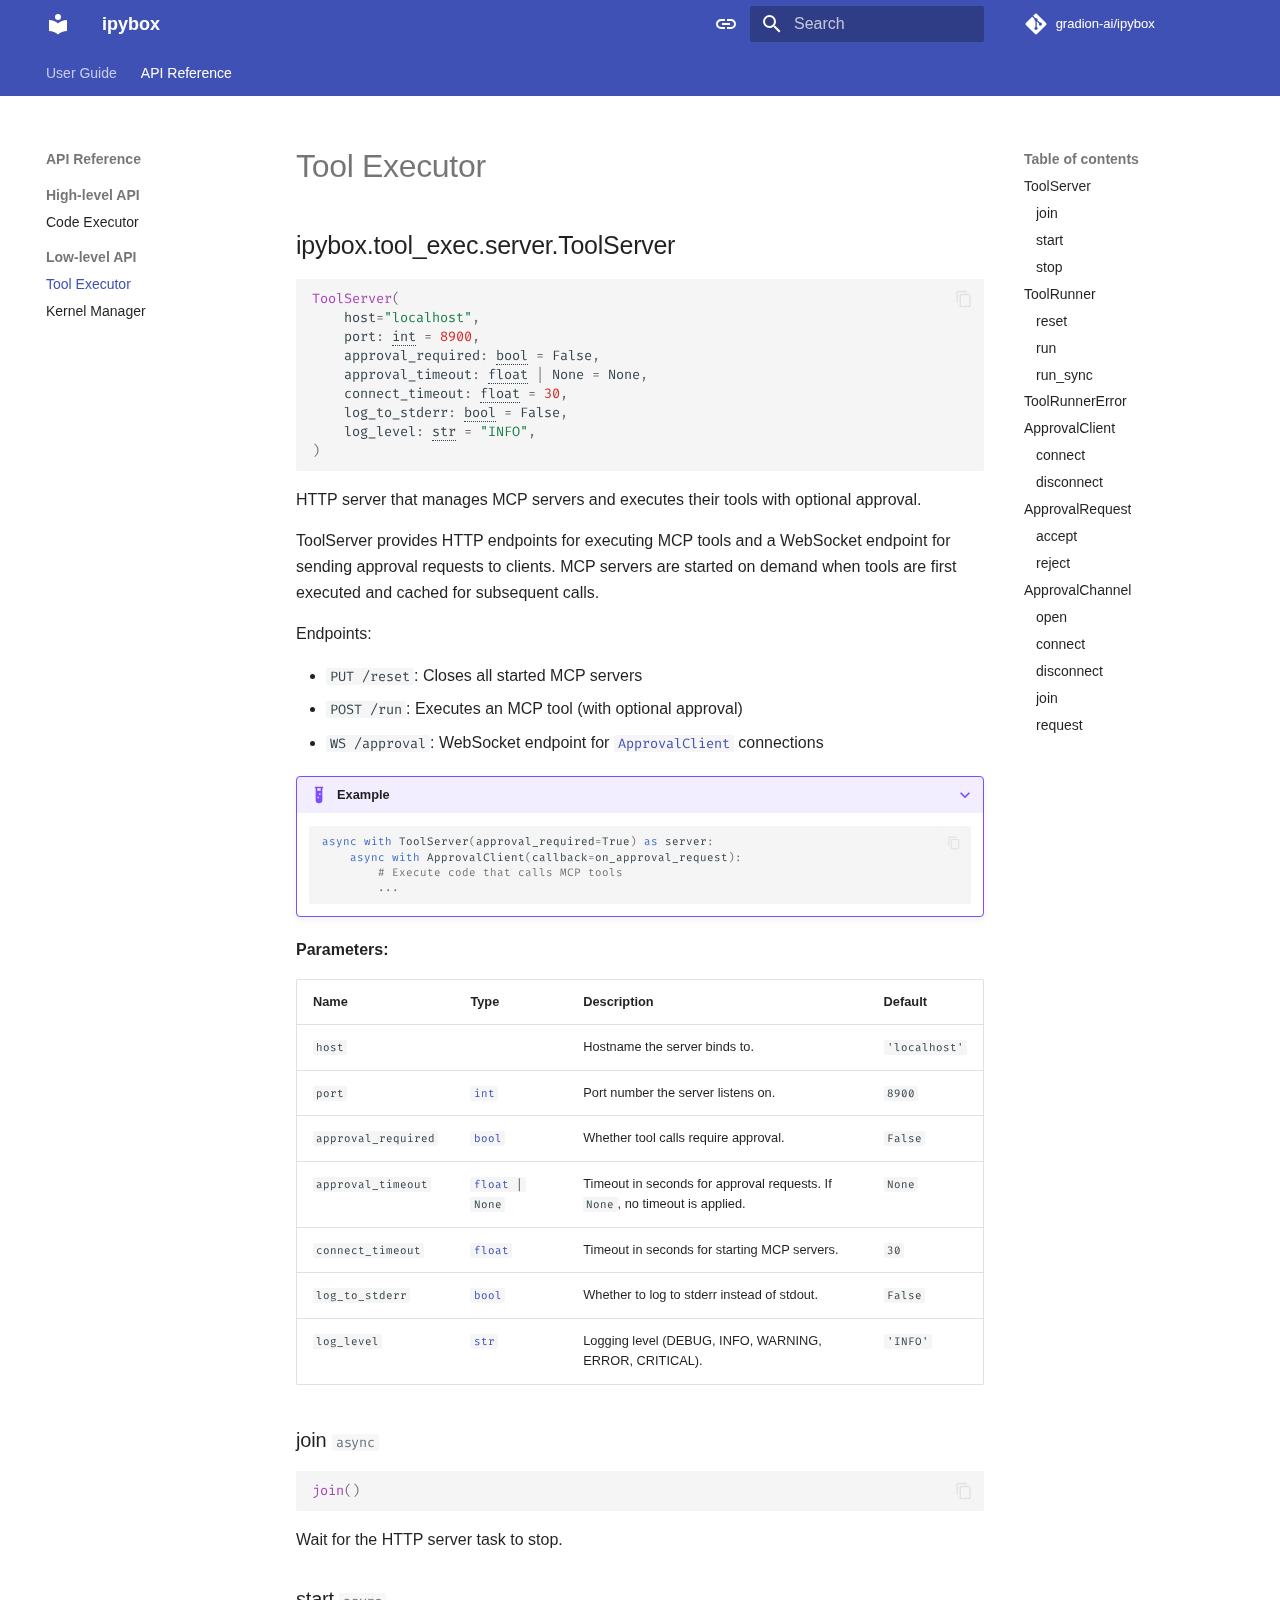
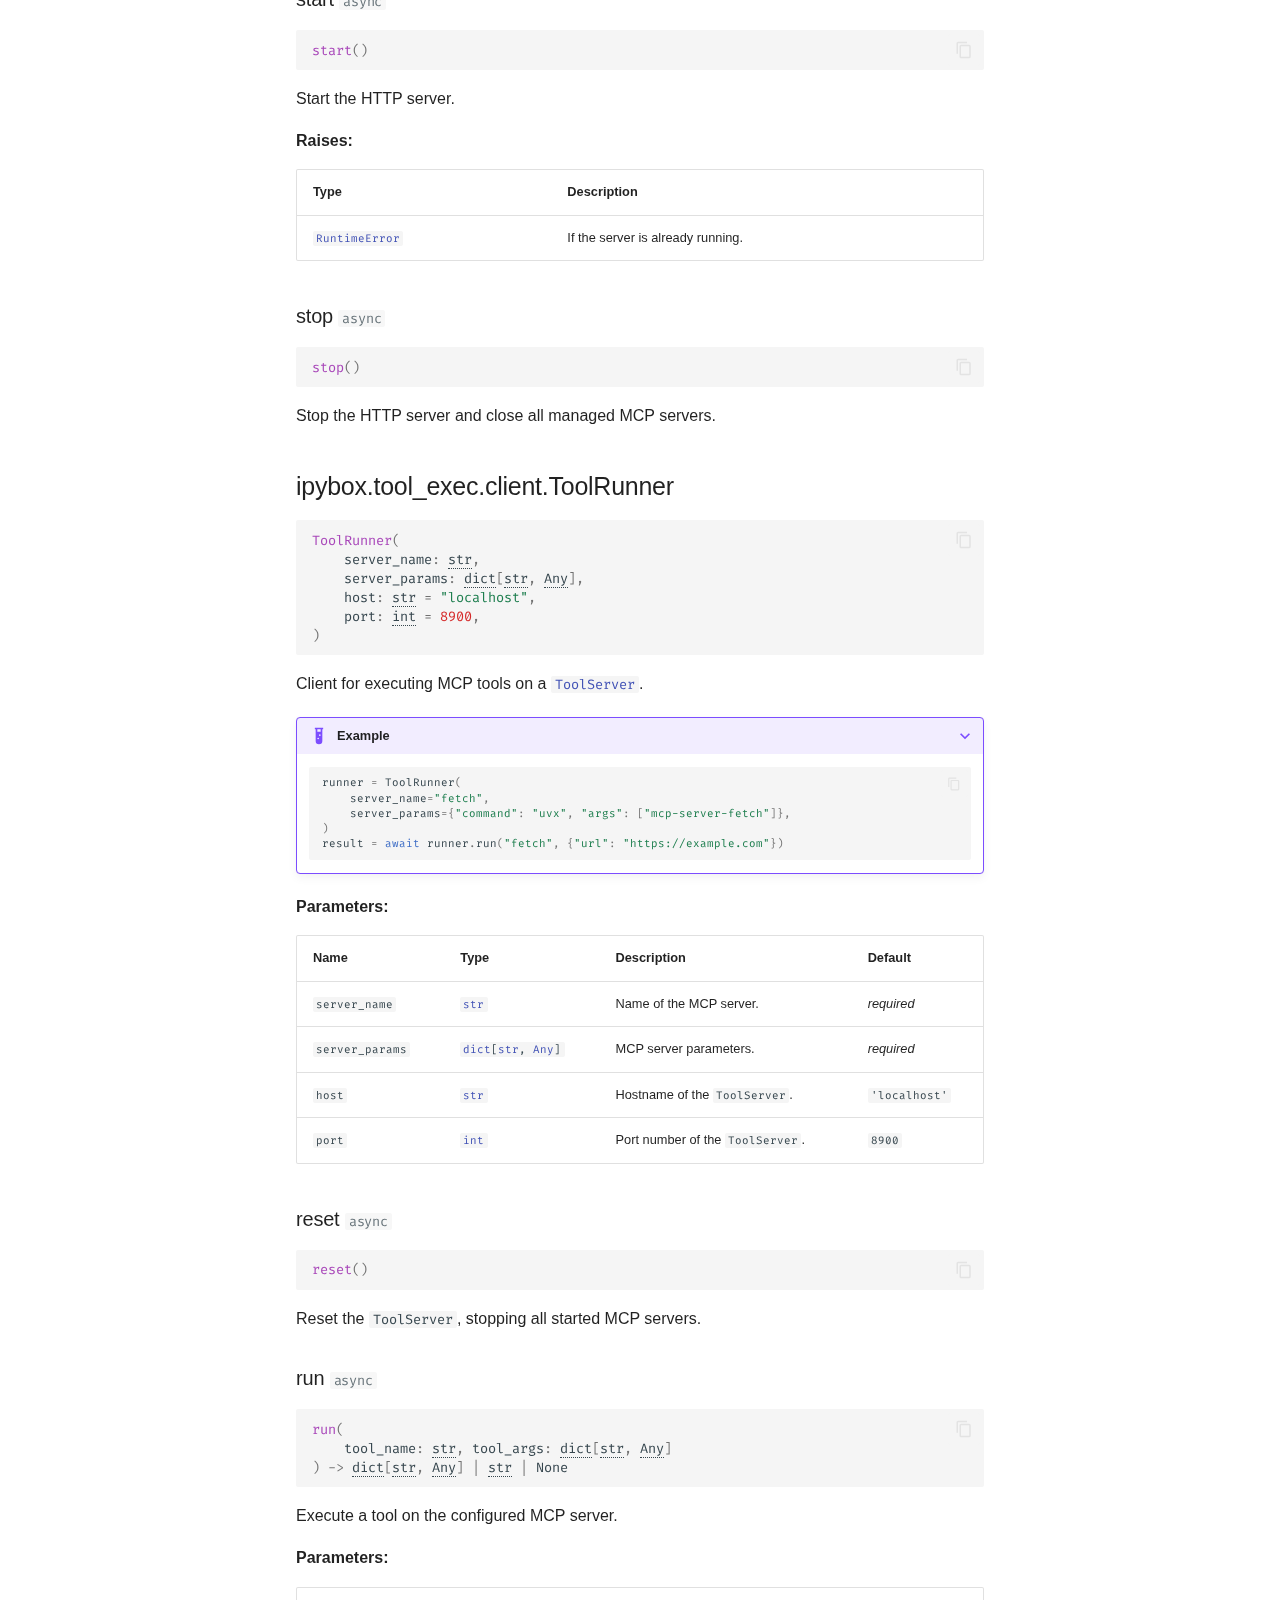
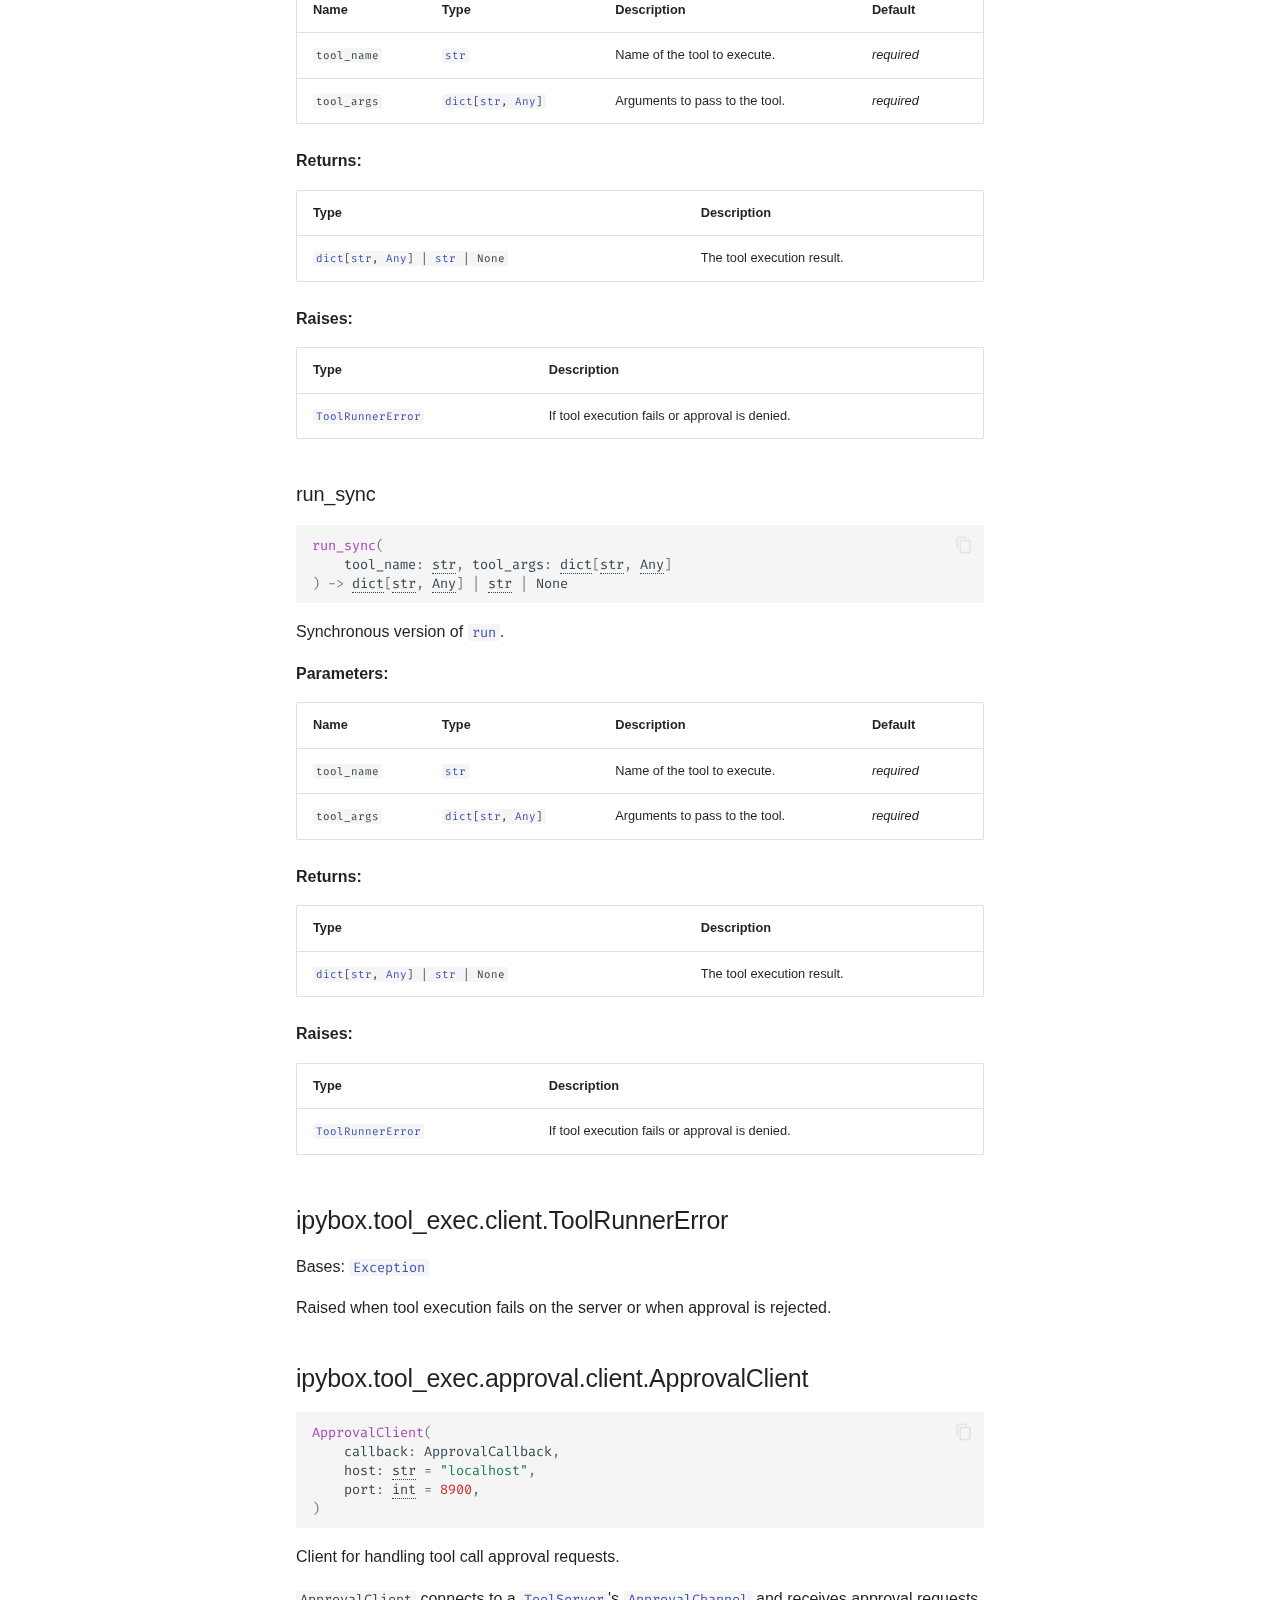
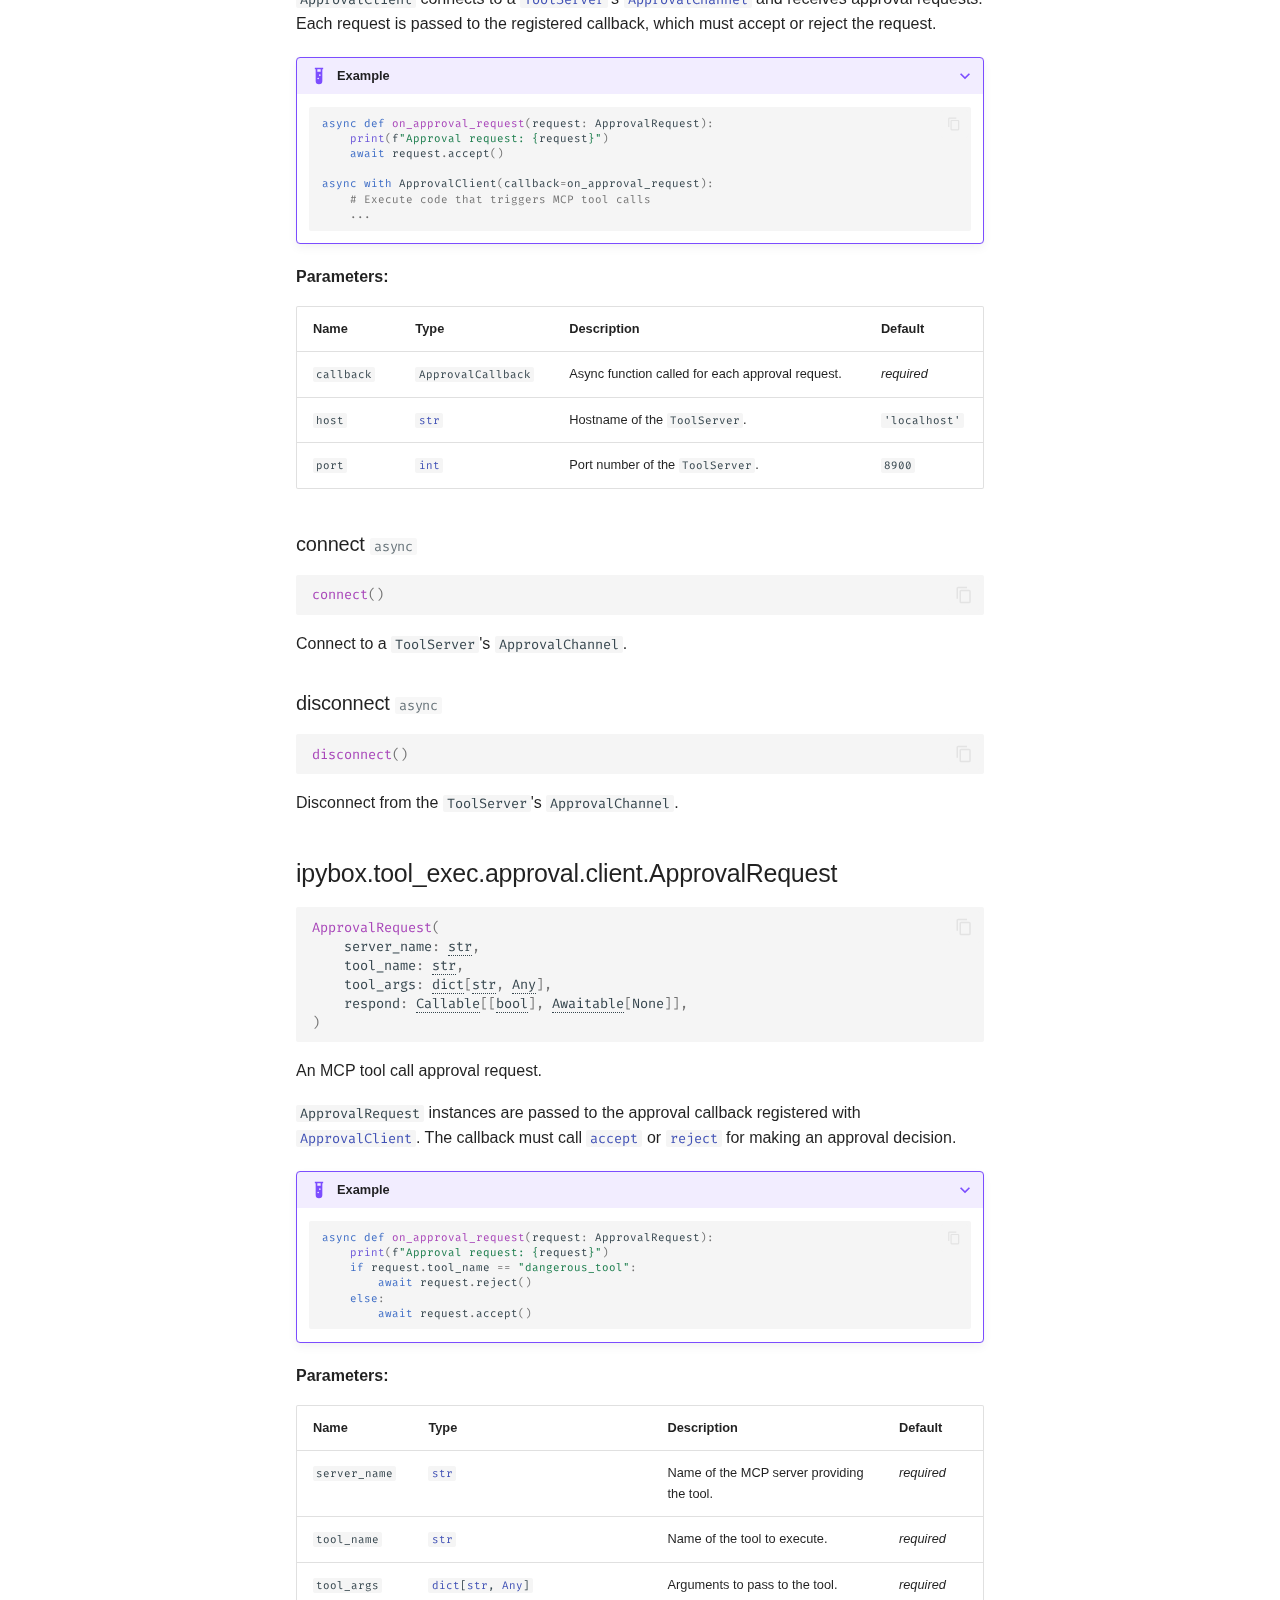
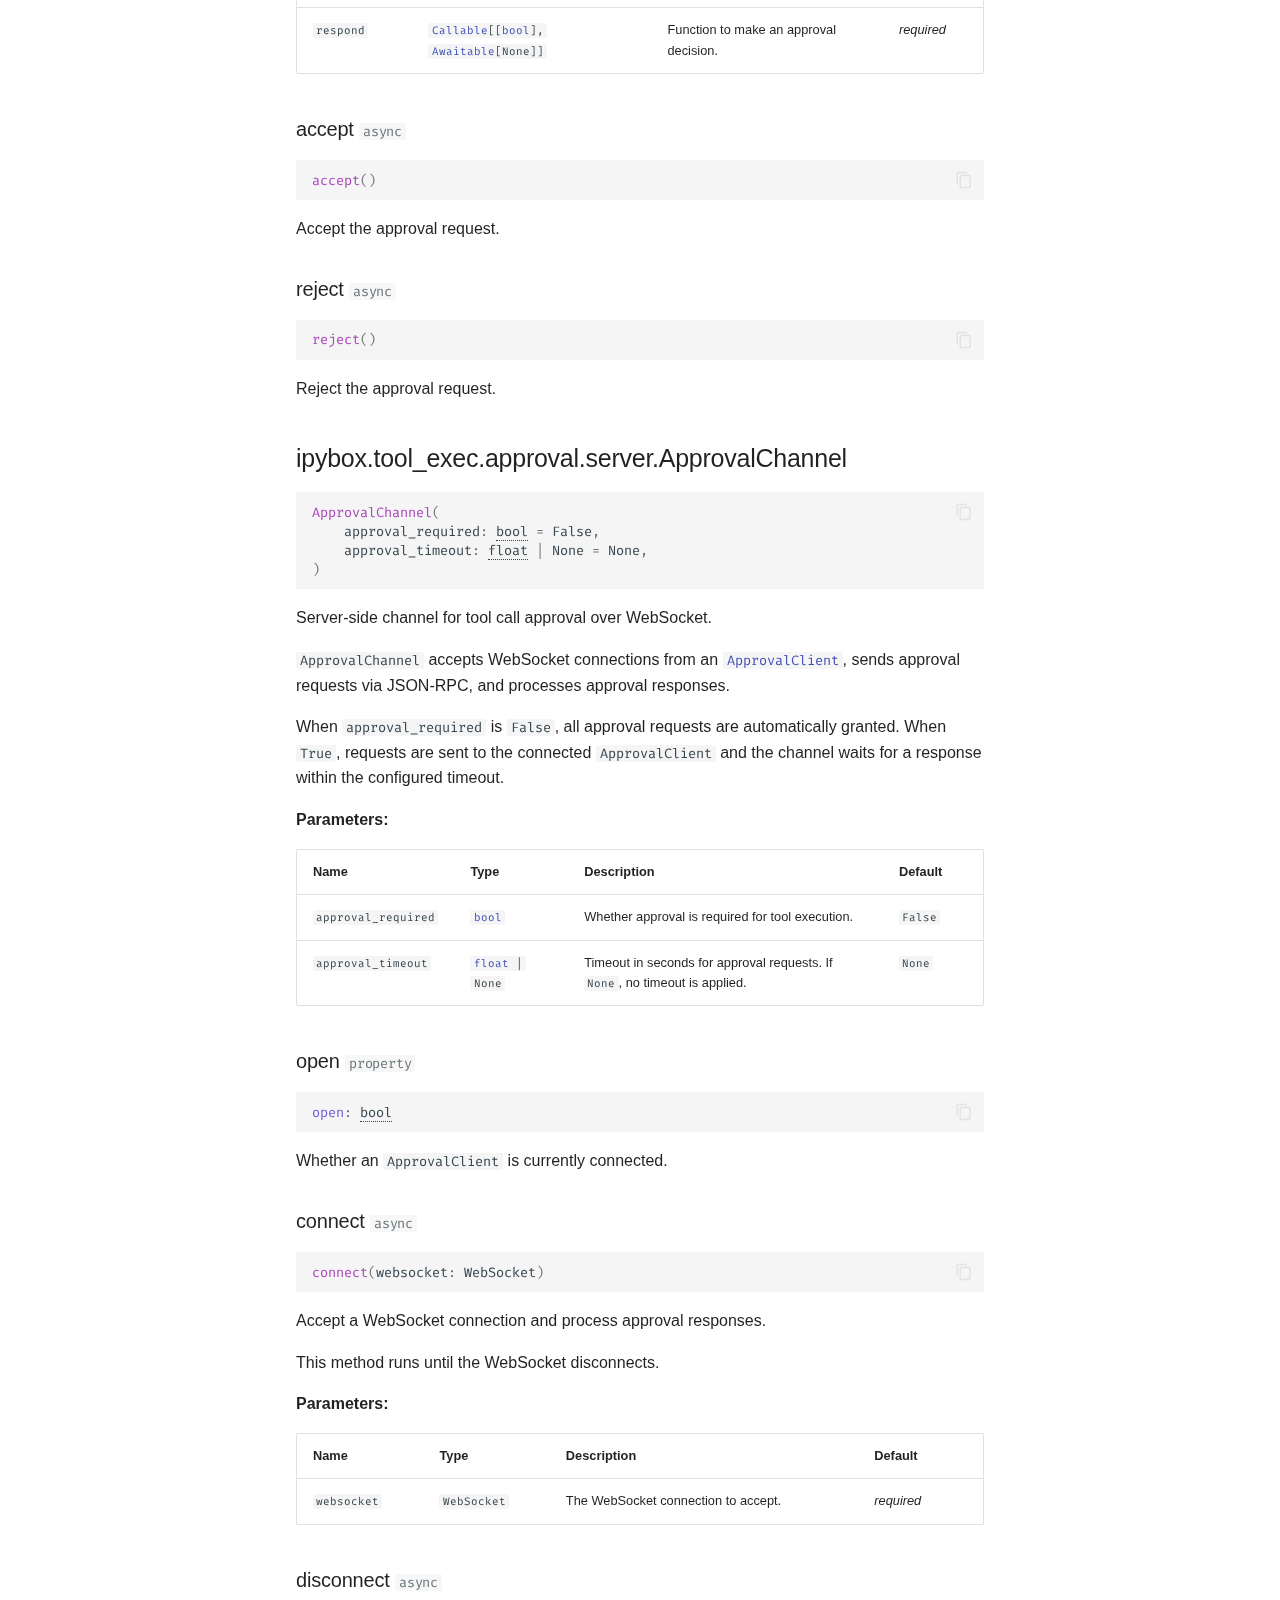
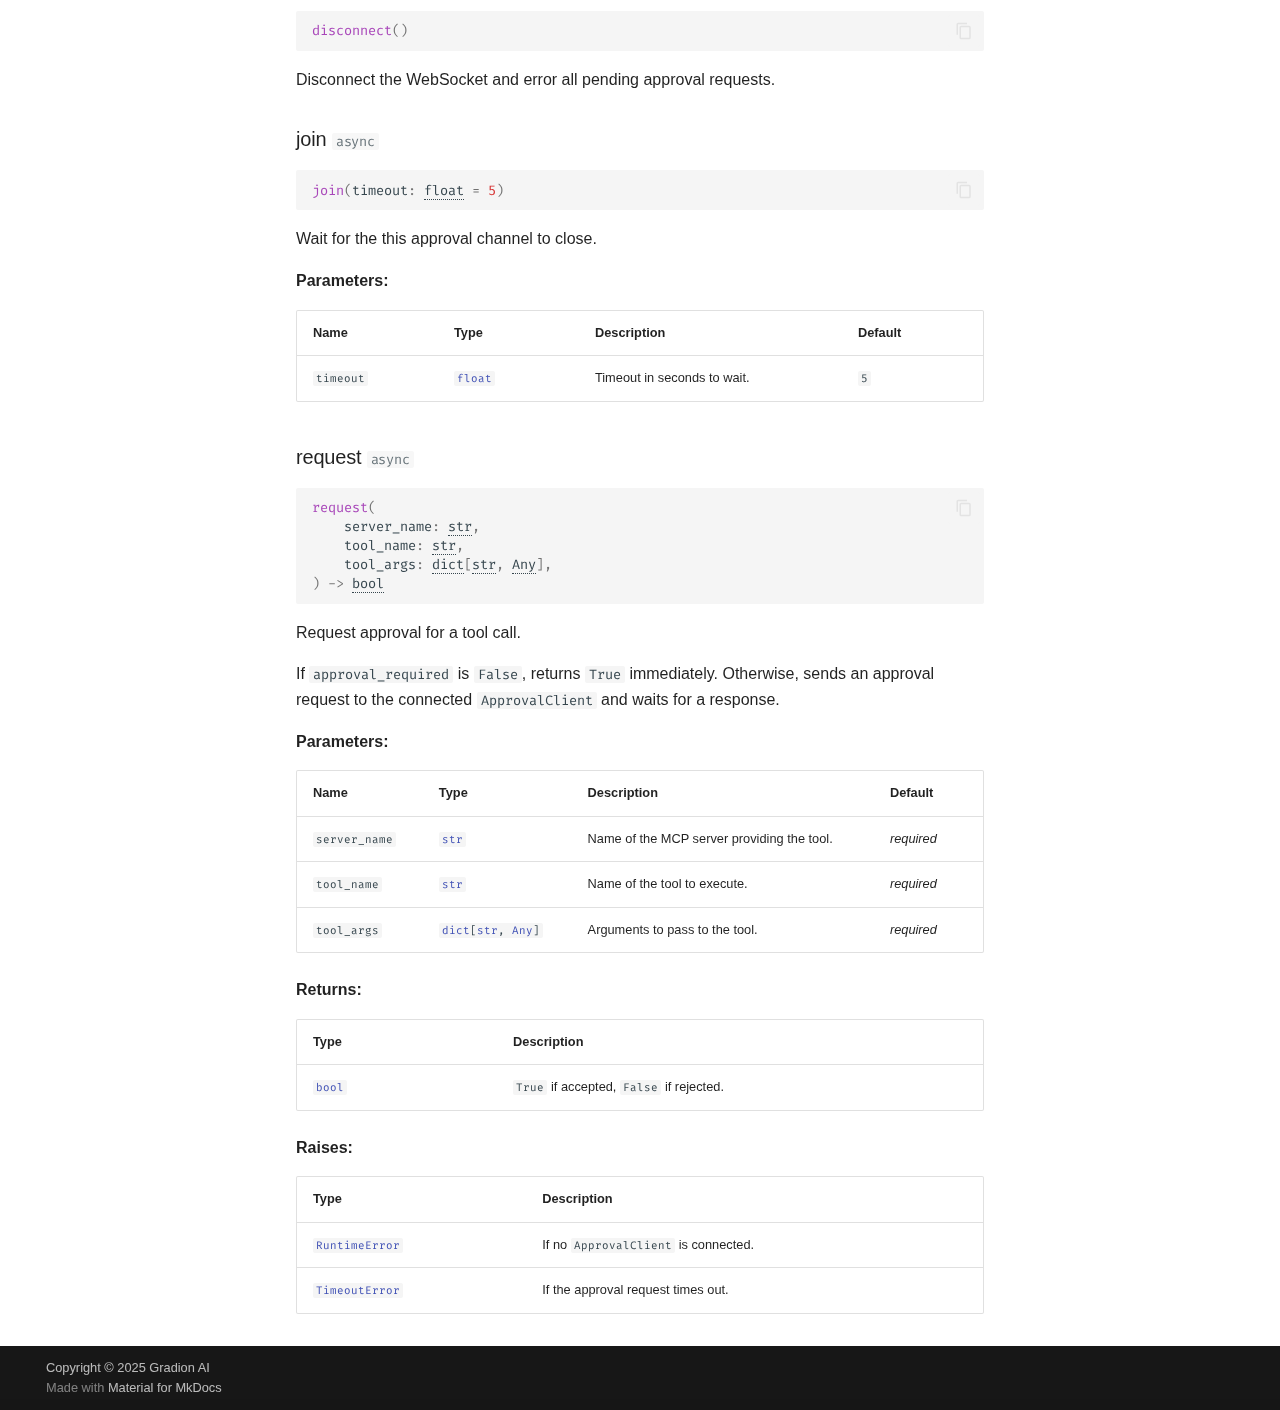
<file: api/tool_executor/index.html>
<!doctype html>
<html lang="en" class="no-js">
  <head>
    
      <meta charset="utf-8">
      <meta name="viewport" content="width=device-width,initial-scale=1">
      
        <meta name="description" content="ipybox">
      
      
      
        <link rel="canonical" href="https://gradion-ai.github.io/ipybox/api/tool_executor/">
      
      
        <link rel="prev" href="../code_executor/">
      
      
        <link rel="next" href="../kernel_manager/">
      
      
        
      
      
      <link rel="icon" href="../../assets/images/favicon.png">
      <meta name="generator" content="mkdocs-1.6.1, mkdocs-material-9.7.0">
    
    
      
        <title>Tool Executor - ipybox</title>
      
    
    
      <link rel="stylesheet" href="../../assets/stylesheets/main.618322db.min.css">
      
        
        <link rel="stylesheet" href="../../assets/stylesheets/palette.ab4e12ef.min.css">
      
      


    
    
      
    
    
      
        
        
        <link rel="preconnect" href="https://fonts.gstatic.com" crossorigin>
        <link rel="stylesheet" href="https://fonts.googleapis.com/css?family=Fira:300,300i,400,400i,700,700i%7CFira+Code:400,400i,700,700i&display=fallback">
        <style>:root{--md-text-font:"Fira";--md-code-font:"Fira Code"}</style>
      
    
    
      <link rel="stylesheet" href="../../assets/_mkdocstrings.css">
    
      <link rel="stylesheet" href="../../stylesheets/extra.css">
    
    <script>__md_scope=new URL("../..",location),__md_hash=e=>[...e].reduce(((e,_)=>(e<<5)-e+_.charCodeAt(0)),0),__md_get=(e,_=localStorage,t=__md_scope)=>JSON.parse(_.getItem(t.pathname+"."+e)),__md_set=(e,_,t=localStorage,a=__md_scope)=>{try{t.setItem(a.pathname+"."+e,JSON.stringify(_))}catch(e){}}</script>
    
      

    
    
  </head>
  
  
    
    
      
    
    
    
    
    <body dir="ltr" data-md-color-scheme="default" data-md-color-primary="indigo" data-md-color-accent="indigo">
  
    
    <input class="md-toggle" data-md-toggle="drawer" type="checkbox" id="__drawer" autocomplete="off">
    <input class="md-toggle" data-md-toggle="search" type="checkbox" id="__search" autocomplete="off">
    <label class="md-overlay" for="__drawer"></label>
    <div data-md-component="skip">
      
        
        <a href="#ipybox.tool_exec.server.ToolServer" class="md-skip">
          Skip to content
        </a>
      
    </div>
    <div data-md-component="announce">
      
    </div>
    
    
      

<header class="md-header" data-md-component="header">
  <nav class="md-header__inner md-grid" aria-label="Header">
    <a href="../.." title="ipybox" class="md-header__button md-logo" aria-label="ipybox" data-md-component="logo">
      
  
  <svg xmlns="http://www.w3.org/2000/svg" viewBox="0 0 24 24"><path d="M12 8a3 3 0 0 0 3-3 3 3 0 0 0-3-3 3 3 0 0 0-3 3 3 3 0 0 0 3 3m0 3.54C9.64 9.35 6.5 8 3 8v11c3.5 0 6.64 1.35 9 3.54 2.36-2.19 5.5-3.54 9-3.54V8c-3.5 0-6.64 1.35-9 3.54"/></svg>

    </a>
    <label class="md-header__button md-icon" for="__drawer">
      
      <svg xmlns="http://www.w3.org/2000/svg" viewBox="0 0 24 24"><path d="M3 6h18v2H3zm0 5h18v2H3zm0 5h18v2H3z"/></svg>
    </label>
    <div class="md-header__title" data-md-component="header-title">
      <div class="md-header__ellipsis">
        <div class="md-header__topic">
          <span class="md-ellipsis">
            ipybox
          </span>
        </div>
        <div class="md-header__topic" data-md-component="header-topic">
          <span class="md-ellipsis">
            
              Tool Executor
            
          </span>
        </div>
      </div>
    </div>
    
      
        <form class="md-header__option" data-md-component="palette">
  
    
    
    
    <input class="md-option" data-md-color-media="(prefers-color-scheme)" data-md-color-scheme="default" data-md-color-primary="indigo" data-md-color-accent="indigo"  aria-label="Switch to light mode"  type="radio" name="__palette" id="__palette_0">
    
      <label class="md-header__button md-icon" title="Switch to light mode" for="__palette_1" hidden>
        <svg xmlns="http://www.w3.org/2000/svg" viewBox="0 0 24 24"><path d="M3.9 12c0-1.71 1.39-3.1 3.1-3.1h4V7H7a5 5 0 0 0-5 5 5 5 0 0 0 5 5h4v-1.9H7c-1.71 0-3.1-1.39-3.1-3.1M8 13h8v-2H8zm9-6h-4v1.9h4c1.71 0 3.1 1.39 3.1 3.1s-1.39 3.1-3.1 3.1h-4V17h4a5 5 0 0 0 5-5 5 5 0 0 0-5-5"/></svg>
      </label>
    
  
    
    
    
    <input class="md-option" data-md-color-media="(prefers-color-scheme: light)" data-md-color-scheme="default" data-md-color-primary="indigo" data-md-color-accent="indigo"  aria-label="Switch to dark mode"  type="radio" name="__palette" id="__palette_1">
    
      <label class="md-header__button md-icon" title="Switch to dark mode" for="__palette_2" hidden>
        <svg xmlns="http://www.w3.org/2000/svg" viewBox="0 0 24 24"><path d="M17 7H7a5 5 0 0 0-5 5 5 5 0 0 0 5 5h10a5 5 0 0 0 5-5 5 5 0 0 0-5-5m0 8a3 3 0 0 1-3-3 3 3 0 0 1 3-3 3 3 0 0 1 3 3 3 3 0 0 1-3 3"/></svg>
      </label>
    
  
    
    
    
    <input class="md-option" data-md-color-media="(prefers-color-scheme: dark)" data-md-color-scheme="slate" data-md-color-primary="black" data-md-color-accent="indigo"  aria-label="Switch to system preference"  type="radio" name="__palette" id="__palette_2">
    
      <label class="md-header__button md-icon" title="Switch to system preference" for="__palette_0" hidden>
        <svg xmlns="http://www.w3.org/2000/svg" viewBox="0 0 24 24"><path d="M17 7H7a5 5 0 0 0-5 5 5 5 0 0 0 5 5h10a5 5 0 0 0 5-5 5 5 0 0 0-5-5M7 15a3 3 0 0 1-3-3 3 3 0 0 1 3-3 3 3 0 0 1 3 3 3 3 0 0 1-3 3"/></svg>
      </label>
    
  
</form>
      
    
    
      <script>var palette=__md_get("__palette");if(palette&&palette.color){if("(prefers-color-scheme)"===palette.color.media){var media=matchMedia("(prefers-color-scheme: light)"),input=document.querySelector(media.matches?"[data-md-color-media='(prefers-color-scheme: light)']":"[data-md-color-media='(prefers-color-scheme: dark)']");palette.color.media=input.getAttribute("data-md-color-media"),palette.color.scheme=input.getAttribute("data-md-color-scheme"),palette.color.primary=input.getAttribute("data-md-color-primary"),palette.color.accent=input.getAttribute("data-md-color-accent")}for(var[key,value]of Object.entries(palette.color))document.body.setAttribute("data-md-color-"+key,value)}</script>
    
    
    
      
      
        <label class="md-header__button md-icon" for="__search">
          
          <svg xmlns="http://www.w3.org/2000/svg" viewBox="0 0 24 24"><path d="M9.5 3A6.5 6.5 0 0 1 16 9.5c0 1.61-.59 3.09-1.56 4.23l.27.27h.79l5 5-1.5 1.5-5-5v-.79l-.27-.27A6.52 6.52 0 0 1 9.5 16 6.5 6.5 0 0 1 3 9.5 6.5 6.5 0 0 1 9.5 3m0 2C7 5 5 7 5 9.5S7 14 9.5 14 14 12 14 9.5 12 5 9.5 5"/></svg>
        </label>
        <div class="md-search" data-md-component="search" role="dialog">
  <label class="md-search__overlay" for="__search"></label>
  <div class="md-search__inner" role="search">
    <form class="md-search__form" name="search">
      <input type="text" class="md-search__input" name="query" aria-label="Search" placeholder="Search" autocapitalize="off" autocorrect="off" autocomplete="off" spellcheck="false" data-md-component="search-query" required>
      <label class="md-search__icon md-icon" for="__search">
        
        <svg xmlns="http://www.w3.org/2000/svg" viewBox="0 0 24 24"><path d="M9.5 3A6.5 6.5 0 0 1 16 9.5c0 1.61-.59 3.09-1.56 4.23l.27.27h.79l5 5-1.5 1.5-5-5v-.79l-.27-.27A6.52 6.52 0 0 1 9.5 16 6.5 6.5 0 0 1 3 9.5 6.5 6.5 0 0 1 9.5 3m0 2C7 5 5 7 5 9.5S7 14 9.5 14 14 12 14 9.5 12 5 9.5 5"/></svg>
        
        <svg xmlns="http://www.w3.org/2000/svg" viewBox="0 0 24 24"><path d="M20 11v2H8l5.5 5.5-1.42 1.42L4.16 12l7.92-7.92L13.5 5.5 8 11z"/></svg>
      </label>
      <nav class="md-search__options" aria-label="Search">
        
        <button type="reset" class="md-search__icon md-icon" title="Clear" aria-label="Clear" tabindex="-1">
          
          <svg xmlns="http://www.w3.org/2000/svg" viewBox="0 0 24 24"><path d="M19 6.41 17.59 5 12 10.59 6.41 5 5 6.41 10.59 12 5 17.59 6.41 19 12 13.41 17.59 19 19 17.59 13.41 12z"/></svg>
        </button>
      </nav>
      
        <div class="md-search__suggest" data-md-component="search-suggest"></div>
      
    </form>
    <div class="md-search__output">
      <div class="md-search__scrollwrap" tabindex="0" data-md-scrollfix>
        <div class="md-search-result" data-md-component="search-result">
          <div class="md-search-result__meta">
            Initializing search
          </div>
          <ol class="md-search-result__list" role="presentation"></ol>
        </div>
      </div>
    </div>
  </div>
</div>
      
    
    
      <div class="md-header__source">
        <a href="https://github.com/gradion-ai/ipybox" title="Go to repository" class="md-source" data-md-component="source">
  <div class="md-source__icon md-icon">
    
    <svg xmlns="http://www.w3.org/2000/svg" viewBox="0 0 448 512"><!--! Font Awesome Free 7.1.0 by @fontawesome - https://fontawesome.com License - https://fontawesome.com/license/free (Icons: CC BY 4.0, Fonts: SIL OFL 1.1, Code: MIT License) Copyright 2025 Fonticons, Inc.--><path d="M439.6 236.1 244 40.5c-5.4-5.5-12.8-8.5-20.4-8.5s-15 3-20.4 8.4L162.5 81l51.5 51.5c27.1-9.1 52.7 16.8 43.4 43.7l49.7 49.7c34.2-11.8 61.2 31 35.5 56.7-26.5 26.5-70.2-2.9-56-37.3L240.3 199v121.9c25.3 12.5 22.3 41.8 9.1 55-6.4 6.4-15.2 10.1-24.3 10.1s-17.8-3.6-24.3-10.1c-17.6-17.6-11.1-46.9 11.2-56v-123c-20.8-8.5-24.6-30.7-18.6-45L142.6 101 8.5 235.1C3 240.6 0 247.9 0 255.5s3 15 8.5 20.4l195.6 195.7c5.4 5.4 12.7 8.4 20.4 8.4s15-3 20.4-8.4l194.7-194.7c5.4-5.4 8.4-12.8 8.4-20.4s-3-15-8.4-20.4"/></svg>
  </div>
  <div class="md-source__repository">
    gradion-ai/ipybox
  </div>
</a>
      </div>
    
  </nav>
  
</header>
    
    <div class="md-container" data-md-component="container">
      
      
        
          
            
<nav class="md-tabs" aria-label="Tabs" data-md-component="tabs">
  <div class="md-grid">
    <ul class="md-tabs__list">
      
        
  
  
  
  
    
    
      <li class="md-tabs__item">
        <a href="../.." class="md-tabs__link">
          
  
  
  User Guide

        </a>
      </li>
    
  

      
        
  
  
  
    
  
  
    
    
      
  
  
  
    
  
  
    
    
      <li class="md-tabs__item md-tabs__item--active">
        <a href="../code_executor/" class="md-tabs__link">
          
  
  
  API Reference

        </a>
      </li>
    
  

    
  

      
    </ul>
  </div>
</nav>
          
        
      
      <main class="md-main" data-md-component="main">
        <div class="md-main__inner md-grid">
          
            
              
              <div class="md-sidebar md-sidebar--primary" data-md-component="sidebar" data-md-type="navigation" >
                <div class="md-sidebar__scrollwrap">
                  <div class="md-sidebar__inner">
                    


  


<nav class="md-nav md-nav--primary md-nav--lifted" aria-label="Navigation" data-md-level="0">
  <label class="md-nav__title" for="__drawer">
    <a href="../.." title="ipybox" class="md-nav__button md-logo" aria-label="ipybox" data-md-component="logo">
      
  
  <svg xmlns="http://www.w3.org/2000/svg" viewBox="0 0 24 24"><path d="M12 8a3 3 0 0 0 3-3 3 3 0 0 0-3-3 3 3 0 0 0-3 3 3 3 0 0 0 3 3m0 3.54C9.64 9.35 6.5 8 3 8v11c3.5 0 6.64 1.35 9 3.54 2.36-2.19 5.5-3.54 9-3.54V8c-3.5 0-6.64 1.35-9 3.54"/></svg>

    </a>
    ipybox
  </label>
  
    <div class="md-nav__source">
      <a href="https://github.com/gradion-ai/ipybox" title="Go to repository" class="md-source" data-md-component="source">
  <div class="md-source__icon md-icon">
    
    <svg xmlns="http://www.w3.org/2000/svg" viewBox="0 0 448 512"><!--! Font Awesome Free 7.1.0 by @fontawesome - https://fontawesome.com License - https://fontawesome.com/license/free (Icons: CC BY 4.0, Fonts: SIL OFL 1.1, Code: MIT License) Copyright 2025 Fonticons, Inc.--><path d="M439.6 236.1 244 40.5c-5.4-5.5-12.8-8.5-20.4-8.5s-15 3-20.4 8.4L162.5 81l51.5 51.5c27.1-9.1 52.7 16.8 43.4 43.7l49.7 49.7c34.2-11.8 61.2 31 35.5 56.7-26.5 26.5-70.2-2.9-56-37.3L240.3 199v121.9c25.3 12.5 22.3 41.8 9.1 55-6.4 6.4-15.2 10.1-24.3 10.1s-17.8-3.6-24.3-10.1c-17.6-17.6-11.1-46.9 11.2-56v-123c-20.8-8.5-24.6-30.7-18.6-45L142.6 101 8.5 235.1C3 240.6 0 247.9 0 255.5s3 15 8.5 20.4l195.6 195.7c5.4 5.4 12.7 8.4 20.4 8.4s15-3 20.4-8.4l194.7-194.7c5.4-5.4 8.4-12.8 8.4-20.4s-3-15-8.4-20.4"/></svg>
  </div>
  <div class="md-source__repository">
    gradion-ai/ipybox
  </div>
</a>
    </div>
  
  <ul class="md-nav__list" data-md-scrollfix>
    
      
      
  
  
  
  
    
    
    
    
      
      
        
      
    
    
    <li class="md-nav__item md-nav__item--nested">
      
        
        
        <input class="md-nav__toggle md-toggle " type="checkbox" id="__nav_1" >
        
          
          <label class="md-nav__link" for="__nav_1" id="__nav_1_label" tabindex="0">
            
  
  
  <span class="md-ellipsis">
    
  
    User Guide
  

    
  </span>
  
  

            <span class="md-nav__icon md-icon"></span>
          </label>
        
        <nav class="md-nav" data-md-level="1" aria-labelledby="__nav_1_label" aria-expanded="false">
          <label class="md-nav__title" for="__nav_1">
            <span class="md-nav__icon md-icon"></span>
            
  
    User Guide
  

          </label>
          <ul class="md-nav__list" data-md-scrollfix>
            
              
                
  
  
  
  
    <li class="md-nav__item">
      <a href="../.." class="md-nav__link">
        
  
  
  <span class="md-ellipsis">
    
  
    Overview
  

    
  </span>
  
  

      </a>
    </li>
  

              
            
              
                
  
  
  
  
    <li class="md-nav__item">
      <a href="../../installation/" class="md-nav__link">
        
  
  
  <span class="md-ellipsis">
    
  
    Installation
  

    
  </span>
  
  

      </a>
    </li>
  

              
            
              
                
  
  
  
  
    <li class="md-nav__item">
      <a href="../../quickstart/" class="md-nav__link">
        
  
  
  <span class="md-ellipsis">
    
  
    Quickstart
  

    
  </span>
  
  

      </a>
    </li>
  

              
            
              
                
  
  
  
  
    <li class="md-nav__item">
      <a href="../../apigen/" class="md-nav__link">
        
  
  
  <span class="md-ellipsis">
    
  
    API generation
  

    
  </span>
  
  

      </a>
    </li>
  

              
            
              
                
  
  
  
  
    <li class="md-nav__item">
      <a href="../../codeexec/" class="md-nav__link">
        
  
  
  <span class="md-ellipsis">
    
  
    Code execution
  

    
  </span>
  
  

      </a>
    </li>
  

              
            
              
                
  
  
  
  
    <li class="md-nav__item">
      <a href="../../sandbox/" class="md-nav__link">
        
  
  
  <span class="md-ellipsis">
    
  
    Sandboxing
  

    
  </span>
  
  

      </a>
    </li>
  

              
            
              
                
  
  
  
  
    
    
    
    
      
      
        
      
    
    
    <li class="md-nav__item md-nav__item--nested">
      
        
        
        <input class="md-nav__toggle md-toggle " type="checkbox" id="__nav_1_7" >
        
          
          <label class="md-nav__link" for="__nav_1_7" id="__nav_1_7_label" tabindex="0">
            
  
  
  <span class="md-ellipsis">
    
  
    Agent Integration
  

    
  </span>
  
  

            <span class="md-nav__icon md-icon"></span>
          </label>
        
        <nav class="md-nav" data-md-level="2" aria-labelledby="__nav_1_7_label" aria-expanded="false">
          <label class="md-nav__title" for="__nav_1_7">
            <span class="md-nav__icon md-icon"></span>
            
  
    Agent Integration
  

          </label>
          <ul class="md-nav__list" data-md-scrollfix>
            
              
                
  
  
  
  
    <li class="md-nav__item">
      <a href="../../mcpserver/" class="md-nav__link">
        
  
  
  <span class="md-ellipsis">
    
  
    ipybox MCP Server
  

    
  </span>
  
  

      </a>
    </li>
  

              
            
              
                
  
  
  
  
    <li class="md-nav__item">
      <a href="../../ccplugin/" class="md-nav__link">
        
  
  
  <span class="md-ellipsis">
    
  
    Claude Code plugin
  

    
  </span>
  
  

      </a>
    </li>
  

              
            
          </ul>
        </nav>
      
    </li>
  

              
            
          </ul>
        </nav>
      
    </li>
  

    
      
      
  
  
    
  
  
  
    
    
    
    
      
        
        
      
      
        
      
    
    
    <li class="md-nav__item md-nav__item--active md-nav__item--section md-nav__item--nested">
      
        
        
        <input class="md-nav__toggle md-toggle " type="checkbox" id="__nav_2" checked>
        
          
          <label class="md-nav__link" for="__nav_2" id="__nav_2_label" tabindex="">
            
  
  
  <span class="md-ellipsis">
    
  
    API Reference
  

    
  </span>
  
  

            <span class="md-nav__icon md-icon"></span>
          </label>
        
        <nav class="md-nav" data-md-level="1" aria-labelledby="__nav_2_label" aria-expanded="true">
          <label class="md-nav__title" for="__nav_2">
            <span class="md-nav__icon md-icon"></span>
            
  
    API Reference
  

          </label>
          <ul class="md-nav__list" data-md-scrollfix>
            
              
                
  
  
  
  
    
    
    
    
      
      
        
          
          
        
      
    
    
    <li class="md-nav__item md-nav__item--section md-nav__item--nested">
      
        
        
        <input class="md-nav__toggle md-toggle " type="checkbox" id="__nav_2_1" >
        
          
          <label class="md-nav__link" for="__nav_2_1" id="__nav_2_1_label" tabindex="">
            
  
  
  <span class="md-ellipsis">
    
  
    High-level API
  

    
  </span>
  
  

            <span class="md-nav__icon md-icon"></span>
          </label>
        
        <nav class="md-nav" data-md-level="2" aria-labelledby="__nav_2_1_label" aria-expanded="false">
          <label class="md-nav__title" for="__nav_2_1">
            <span class="md-nav__icon md-icon"></span>
            
  
    High-level API
  

          </label>
          <ul class="md-nav__list" data-md-scrollfix>
            
              
                
  
  
  
  
    <li class="md-nav__item">
      <a href="../code_executor/" class="md-nav__link">
        
  
  
  <span class="md-ellipsis">
    
  
    Code Executor
  

    
  </span>
  
  

      </a>
    </li>
  

              
            
          </ul>
        </nav>
      
    </li>
  

              
            
              
                
  
  
    
  
  
  
    
    
    
    
      
      
        
          
          
        
      
    
    
    <li class="md-nav__item md-nav__item--active md-nav__item--section md-nav__item--nested">
      
        
        
        <input class="md-nav__toggle md-toggle " type="checkbox" id="__nav_2_2" checked>
        
          
          <label class="md-nav__link" for="__nav_2_2" id="__nav_2_2_label" tabindex="">
            
  
  
  <span class="md-ellipsis">
    
  
    Low-level API
  

    
  </span>
  
  

            <span class="md-nav__icon md-icon"></span>
          </label>
        
        <nav class="md-nav" data-md-level="2" aria-labelledby="__nav_2_2_label" aria-expanded="true">
          <label class="md-nav__title" for="__nav_2_2">
            <span class="md-nav__icon md-icon"></span>
            
  
    Low-level API
  

          </label>
          <ul class="md-nav__list" data-md-scrollfix>
            
              
                
  
  
    
  
  
  
    <li class="md-nav__item md-nav__item--active">
      
      <input class="md-nav__toggle md-toggle" type="checkbox" id="__toc">
      
      
      
        <label class="md-nav__link md-nav__link--active" for="__toc">
          
  
  
  <span class="md-ellipsis">
    
  
    Tool Executor
  

    
  </span>
  
  

          <span class="md-nav__icon md-icon"></span>
        </label>
      
      <a href="./" class="md-nav__link md-nav__link--active">
        
  
  
  <span class="md-ellipsis">
    
  
    Tool Executor
  

    
  </span>
  
  

      </a>
      
        

<nav class="md-nav md-nav--secondary" aria-label="Table of contents">
  
  
  
  
    <label class="md-nav__title" for="__toc">
      <span class="md-nav__icon md-icon"></span>
      Table of contents
    </label>
    <ul class="md-nav__list" data-md-component="toc" data-md-scrollfix>
      
        <li class="md-nav__item">
  <a href="#ipybox.tool_exec.server.ToolServer" class="md-nav__link">
    <span class="md-ellipsis">
      
        ToolServer
      
    </span>
  </a>
  
    <nav class="md-nav" aria-label="ToolServer">
      <ul class="md-nav__list">
        
          <li class="md-nav__item">
  <a href="#ipybox.tool_exec.server.ToolServer.join" class="md-nav__link">
    <span class="md-ellipsis">
      
        join
      
    </span>
  </a>
  
</li>
        
          <li class="md-nav__item">
  <a href="#ipybox.tool_exec.server.ToolServer.start" class="md-nav__link">
    <span class="md-ellipsis">
      
        start
      
    </span>
  </a>
  
</li>
        
          <li class="md-nav__item">
  <a href="#ipybox.tool_exec.server.ToolServer.stop" class="md-nav__link">
    <span class="md-ellipsis">
      
        stop
      
    </span>
  </a>
  
</li>
        
      </ul>
    </nav>
  
</li>
      
        <li class="md-nav__item">
  <a href="#ipybox.tool_exec.client.ToolRunner" class="md-nav__link">
    <span class="md-ellipsis">
      
        ToolRunner
      
    </span>
  </a>
  
    <nav class="md-nav" aria-label="ToolRunner">
      <ul class="md-nav__list">
        
          <li class="md-nav__item">
  <a href="#ipybox.tool_exec.client.ToolRunner.reset" class="md-nav__link">
    <span class="md-ellipsis">
      
        reset
      
    </span>
  </a>
  
</li>
        
          <li class="md-nav__item">
  <a href="#ipybox.tool_exec.client.ToolRunner.run" class="md-nav__link">
    <span class="md-ellipsis">
      
        run
      
    </span>
  </a>
  
</li>
        
          <li class="md-nav__item">
  <a href="#ipybox.tool_exec.client.ToolRunner.run_sync" class="md-nav__link">
    <span class="md-ellipsis">
      
        run_sync
      
    </span>
  </a>
  
</li>
        
      </ul>
    </nav>
  
</li>
      
        <li class="md-nav__item">
  <a href="#ipybox.tool_exec.client.ToolRunnerError" class="md-nav__link">
    <span class="md-ellipsis">
      
        ToolRunnerError
      
    </span>
  </a>
  
</li>
      
        <li class="md-nav__item">
  <a href="#ipybox.tool_exec.approval.client.ApprovalClient" class="md-nav__link">
    <span class="md-ellipsis">
      
        ApprovalClient
      
    </span>
  </a>
  
    <nav class="md-nav" aria-label="ApprovalClient">
      <ul class="md-nav__list">
        
          <li class="md-nav__item">
  <a href="#ipybox.tool_exec.approval.client.ApprovalClient.connect" class="md-nav__link">
    <span class="md-ellipsis">
      
        connect
      
    </span>
  </a>
  
</li>
        
          <li class="md-nav__item">
  <a href="#ipybox.tool_exec.approval.client.ApprovalClient.disconnect" class="md-nav__link">
    <span class="md-ellipsis">
      
        disconnect
      
    </span>
  </a>
  
</li>
        
      </ul>
    </nav>
  
</li>
      
        <li class="md-nav__item">
  <a href="#ipybox.tool_exec.approval.client.ApprovalRequest" class="md-nav__link">
    <span class="md-ellipsis">
      
        ApprovalRequest
      
    </span>
  </a>
  
    <nav class="md-nav" aria-label="ApprovalRequest">
      <ul class="md-nav__list">
        
          <li class="md-nav__item">
  <a href="#ipybox.tool_exec.approval.client.ApprovalRequest.accept" class="md-nav__link">
    <span class="md-ellipsis">
      
        accept
      
    </span>
  </a>
  
</li>
        
          <li class="md-nav__item">
  <a href="#ipybox.tool_exec.approval.client.ApprovalRequest.reject" class="md-nav__link">
    <span class="md-ellipsis">
      
        reject
      
    </span>
  </a>
  
</li>
        
      </ul>
    </nav>
  
</li>
      
        <li class="md-nav__item">
  <a href="#ipybox.tool_exec.approval.server.ApprovalChannel" class="md-nav__link">
    <span class="md-ellipsis">
      
        ApprovalChannel
      
    </span>
  </a>
  
    <nav class="md-nav" aria-label="ApprovalChannel">
      <ul class="md-nav__list">
        
          <li class="md-nav__item">
  <a href="#ipybox.tool_exec.approval.server.ApprovalChannel.open" class="md-nav__link">
    <span class="md-ellipsis">
      
        open
      
    </span>
  </a>
  
</li>
        
          <li class="md-nav__item">
  <a href="#ipybox.tool_exec.approval.server.ApprovalChannel.connect" class="md-nav__link">
    <span class="md-ellipsis">
      
        connect
      
    </span>
  </a>
  
</li>
        
          <li class="md-nav__item">
  <a href="#ipybox.tool_exec.approval.server.ApprovalChannel.disconnect" class="md-nav__link">
    <span class="md-ellipsis">
      
        disconnect
      
    </span>
  </a>
  
</li>
        
          <li class="md-nav__item">
  <a href="#ipybox.tool_exec.approval.server.ApprovalChannel.join" class="md-nav__link">
    <span class="md-ellipsis">
      
        join
      
    </span>
  </a>
  
</li>
        
          <li class="md-nav__item">
  <a href="#ipybox.tool_exec.approval.server.ApprovalChannel.request" class="md-nav__link">
    <span class="md-ellipsis">
      
        request
      
    </span>
  </a>
  
</li>
        
      </ul>
    </nav>
  
</li>
      
    </ul>
  
</nav>
      
    </li>
  

              
            
              
                
  
  
  
  
    <li class="md-nav__item">
      <a href="../kernel_manager/" class="md-nav__link">
        
  
  
  <span class="md-ellipsis">
    
  
    Kernel Manager
  

    
  </span>
  
  

      </a>
    </li>
  

              
            
          </ul>
        </nav>
      
    </li>
  

              
            
          </ul>
        </nav>
      
    </li>
  

    
  </ul>
</nav>
                  </div>
                </div>
              </div>
            
            
              
              <div class="md-sidebar md-sidebar--secondary" data-md-component="sidebar" data-md-type="toc" >
                <div class="md-sidebar__scrollwrap">
                  <div class="md-sidebar__inner">
                    

<nav class="md-nav md-nav--secondary" aria-label="Table of contents">
  
  
  
  
    <label class="md-nav__title" for="__toc">
      <span class="md-nav__icon md-icon"></span>
      Table of contents
    </label>
    <ul class="md-nav__list" data-md-component="toc" data-md-scrollfix>
      
        <li class="md-nav__item">
  <a href="#ipybox.tool_exec.server.ToolServer" class="md-nav__link">
    <span class="md-ellipsis">
      
        ToolServer
      
    </span>
  </a>
  
    <nav class="md-nav" aria-label="ToolServer">
      <ul class="md-nav__list">
        
          <li class="md-nav__item">
  <a href="#ipybox.tool_exec.server.ToolServer.join" class="md-nav__link">
    <span class="md-ellipsis">
      
        join
      
    </span>
  </a>
  
</li>
        
          <li class="md-nav__item">
  <a href="#ipybox.tool_exec.server.ToolServer.start" class="md-nav__link">
    <span class="md-ellipsis">
      
        start
      
    </span>
  </a>
  
</li>
        
          <li class="md-nav__item">
  <a href="#ipybox.tool_exec.server.ToolServer.stop" class="md-nav__link">
    <span class="md-ellipsis">
      
        stop
      
    </span>
  </a>
  
</li>
        
      </ul>
    </nav>
  
</li>
      
        <li class="md-nav__item">
  <a href="#ipybox.tool_exec.client.ToolRunner" class="md-nav__link">
    <span class="md-ellipsis">
      
        ToolRunner
      
    </span>
  </a>
  
    <nav class="md-nav" aria-label="ToolRunner">
      <ul class="md-nav__list">
        
          <li class="md-nav__item">
  <a href="#ipybox.tool_exec.client.ToolRunner.reset" class="md-nav__link">
    <span class="md-ellipsis">
      
        reset
      
    </span>
  </a>
  
</li>
        
          <li class="md-nav__item">
  <a href="#ipybox.tool_exec.client.ToolRunner.run" class="md-nav__link">
    <span class="md-ellipsis">
      
        run
      
    </span>
  </a>
  
</li>
        
          <li class="md-nav__item">
  <a href="#ipybox.tool_exec.client.ToolRunner.run_sync" class="md-nav__link">
    <span class="md-ellipsis">
      
        run_sync
      
    </span>
  </a>
  
</li>
        
      </ul>
    </nav>
  
</li>
      
        <li class="md-nav__item">
  <a href="#ipybox.tool_exec.client.ToolRunnerError" class="md-nav__link">
    <span class="md-ellipsis">
      
        ToolRunnerError
      
    </span>
  </a>
  
</li>
      
        <li class="md-nav__item">
  <a href="#ipybox.tool_exec.approval.client.ApprovalClient" class="md-nav__link">
    <span class="md-ellipsis">
      
        ApprovalClient
      
    </span>
  </a>
  
    <nav class="md-nav" aria-label="ApprovalClient">
      <ul class="md-nav__list">
        
          <li class="md-nav__item">
  <a href="#ipybox.tool_exec.approval.client.ApprovalClient.connect" class="md-nav__link">
    <span class="md-ellipsis">
      
        connect
      
    </span>
  </a>
  
</li>
        
          <li class="md-nav__item">
  <a href="#ipybox.tool_exec.approval.client.ApprovalClient.disconnect" class="md-nav__link">
    <span class="md-ellipsis">
      
        disconnect
      
    </span>
  </a>
  
</li>
        
      </ul>
    </nav>
  
</li>
      
        <li class="md-nav__item">
  <a href="#ipybox.tool_exec.approval.client.ApprovalRequest" class="md-nav__link">
    <span class="md-ellipsis">
      
        ApprovalRequest
      
    </span>
  </a>
  
    <nav class="md-nav" aria-label="ApprovalRequest">
      <ul class="md-nav__list">
        
          <li class="md-nav__item">
  <a href="#ipybox.tool_exec.approval.client.ApprovalRequest.accept" class="md-nav__link">
    <span class="md-ellipsis">
      
        accept
      
    </span>
  </a>
  
</li>
        
          <li class="md-nav__item">
  <a href="#ipybox.tool_exec.approval.client.ApprovalRequest.reject" class="md-nav__link">
    <span class="md-ellipsis">
      
        reject
      
    </span>
  </a>
  
</li>
        
      </ul>
    </nav>
  
</li>
      
        <li class="md-nav__item">
  <a href="#ipybox.tool_exec.approval.server.ApprovalChannel" class="md-nav__link">
    <span class="md-ellipsis">
      
        ApprovalChannel
      
    </span>
  </a>
  
    <nav class="md-nav" aria-label="ApprovalChannel">
      <ul class="md-nav__list">
        
          <li class="md-nav__item">
  <a href="#ipybox.tool_exec.approval.server.ApprovalChannel.open" class="md-nav__link">
    <span class="md-ellipsis">
      
        open
      
    </span>
  </a>
  
</li>
        
          <li class="md-nav__item">
  <a href="#ipybox.tool_exec.approval.server.ApprovalChannel.connect" class="md-nav__link">
    <span class="md-ellipsis">
      
        connect
      
    </span>
  </a>
  
</li>
        
          <li class="md-nav__item">
  <a href="#ipybox.tool_exec.approval.server.ApprovalChannel.disconnect" class="md-nav__link">
    <span class="md-ellipsis">
      
        disconnect
      
    </span>
  </a>
  
</li>
        
          <li class="md-nav__item">
  <a href="#ipybox.tool_exec.approval.server.ApprovalChannel.join" class="md-nav__link">
    <span class="md-ellipsis">
      
        join
      
    </span>
  </a>
  
</li>
        
          <li class="md-nav__item">
  <a href="#ipybox.tool_exec.approval.server.ApprovalChannel.request" class="md-nav__link">
    <span class="md-ellipsis">
      
        request
      
    </span>
  </a>
  
</li>
        
      </ul>
    </nav>
  
</li>
      
    </ul>
  
</nav>
                  </div>
                </div>
              </div>
            
          
          
            <div class="md-content" data-md-component="content">
              
              <article class="md-content__inner md-typeset">
                
                  


  
  


  <h1>Tool Executor</h1>

<div class="doc doc-object doc-class">



<h2 id="ipybox.tool_exec.server.ToolServer" class="doc doc-heading">
            <span class="doc doc-object-name doc-class-name">ipybox.tool_exec.server.ToolServer</span>


</h2>
<div class="doc-signature highlight"><pre><span></span><code><span class="nf">ToolServer</span><span class="p">(</span>
    <span class="n">host</span><span class="o">=</span><span class="s2">&quot;localhost&quot;</span><span class="p">,</span>
    <span class="n">port</span><span class="p">:</span> <span class="n"><a class="autorefs autorefs-external" href="https://docs.python.org/3/library/functions.html#int">int</a></span> <span class="o">=</span> <span class="mi">8900</span><span class="p">,</span>
    <span class="n">approval_required</span><span class="p">:</span> <span class="n"><a class="autorefs autorefs-external" href="https://docs.python.org/3/library/functions.html#bool">bool</a></span> <span class="o">=</span> <span class="kc">False</span><span class="p">,</span>
    <span class="n">approval_timeout</span><span class="p">:</span> <span class="n"><a class="autorefs autorefs-external" href="https://docs.python.org/3/library/functions.html#float">float</a></span> <span class="o">|</span> <span class="kc">None</span> <span class="o">=</span> <span class="kc">None</span><span class="p">,</span>
    <span class="n">connect_timeout</span><span class="p">:</span> <span class="n"><a class="autorefs autorefs-external" href="https://docs.python.org/3/library/functions.html#float">float</a></span> <span class="o">=</span> <span class="mi">30</span><span class="p">,</span>
    <span class="n">log_to_stderr</span><span class="p">:</span> <span class="n"><a class="autorefs autorefs-external" href="https://docs.python.org/3/library/functions.html#bool">bool</a></span> <span class="o">=</span> <span class="kc">False</span><span class="p">,</span>
    <span class="n">log_level</span><span class="p">:</span> <span class="n"><a class="autorefs autorefs-external" href="https://docs.python.org/3/library/stdtypes.html#str">str</a></span> <span class="o">=</span> <span class="s2">&quot;INFO&quot;</span><span class="p">,</span>
<span class="p">)</span>
</code></pre></div>

    <div class="doc doc-contents first">



        <p>HTTP server that manages MCP servers and executes their tools with optional approval.</p>
<p>ToolServer provides HTTP endpoints for executing MCP tools and a WebSocket endpoint
for sending approval requests to clients. MCP servers are started on demand when tools
are first executed and cached for subsequent calls.</p>
<p>Endpoints:</p>
<ul>
<li><code>PUT /reset</code>: Closes all started MCP servers</li>
<li><code>POST /run</code>: Executes an MCP tool (with optional approval)</li>
<li><code>WS /approval</code>: WebSocket endpoint for
    <a class="autorefs autorefs-internal" href="#ipybox.tool_exec.approval.client.ApprovalClient"><code>ApprovalClient</code></a> connections</li>
</ul>


<details class="example" open>
  <summary>Example</summary>
  <div class="highlight"><pre><span></span><code><span class="k">async</span> <span class="k">with</span> <span class="n">ToolServer</span><span class="p">(</span><span class="n">approval_required</span><span class="o">=</span><span class="kc">True</span><span class="p">)</span> <span class="k">as</span> <span class="n">server</span><span class="p">:</span>
    <span class="k">async</span> <span class="k">with</span> <span class="n">ApprovalClient</span><span class="p">(</span><span class="n">callback</span><span class="o">=</span><span class="n">on_approval_request</span><span class="p">):</span>
        <span class="c1"># Execute code that calls MCP tools</span>
        <span class="o">...</span>
</code></pre></div>
</details>


<p><span class="doc-section-title">Parameters:</span></p>
    <table>
      <thead>
        <tr>
          <th>Name</th>
          <th>Type</th>
          <th>Description</th>
          <th>Default</th>
        </tr>
      </thead>
      <tbody>
          <tr class="doc-section-item">
            <td>
                <code>host</code>
            </td>
            <td>
            </td>
            <td>
              <div class="doc-md-description">
                <p>Hostname the server binds to.</p>
              </div>
            </td>
            <td>
                  <code>&#39;localhost&#39;</code>
            </td>
          </tr>
          <tr class="doc-section-item">
            <td>
                <code>port</code>
            </td>
            <td>
                  <code><a class="autorefs autorefs-external" href="https://docs.python.org/3/library/functions.html#int">int</a></code>
            </td>
            <td>
              <div class="doc-md-description">
                <p>Port number the server listens on.</p>
              </div>
            </td>
            <td>
                  <code>8900</code>
            </td>
          </tr>
          <tr class="doc-section-item">
            <td>
                <code>approval_required</code>
            </td>
            <td>
                  <code><a class="autorefs autorefs-external" href="https://docs.python.org/3/library/functions.html#bool">bool</a></code>
            </td>
            <td>
              <div class="doc-md-description">
                <p>Whether tool calls require approval.</p>
              </div>
            </td>
            <td>
                  <code>False</code>
            </td>
          </tr>
          <tr class="doc-section-item">
            <td>
                <code>approval_timeout</code>
            </td>
            <td>
                  <code><a class="autorefs autorefs-external" href="https://docs.python.org/3/library/functions.html#float">float</a> | None</code>
            </td>
            <td>
              <div class="doc-md-description">
                <p>Timeout in seconds for approval requests. If <code>None</code>,
no timeout is applied.</p>
              </div>
            </td>
            <td>
                  <code>None</code>
            </td>
          </tr>
          <tr class="doc-section-item">
            <td>
                <code>connect_timeout</code>
            </td>
            <td>
                  <code><a class="autorefs autorefs-external" href="https://docs.python.org/3/library/functions.html#float">float</a></code>
            </td>
            <td>
              <div class="doc-md-description">
                <p>Timeout in seconds for starting MCP servers.</p>
              </div>
            </td>
            <td>
                  <code>30</code>
            </td>
          </tr>
          <tr class="doc-section-item">
            <td>
                <code>log_to_stderr</code>
            </td>
            <td>
                  <code><a class="autorefs autorefs-external" href="https://docs.python.org/3/library/functions.html#bool">bool</a></code>
            </td>
            <td>
              <div class="doc-md-description">
                <p>Whether to log to stderr instead of stdout.</p>
              </div>
            </td>
            <td>
                  <code>False</code>
            </td>
          </tr>
          <tr class="doc-section-item">
            <td>
                <code>log_level</code>
            </td>
            <td>
                  <code><a class="autorefs autorefs-external" href="https://docs.python.org/3/library/stdtypes.html#str">str</a></code>
            </td>
            <td>
              <div class="doc-md-description">
                <p>Logging level (DEBUG, INFO, WARNING, ERROR, CRITICAL).</p>
              </div>
            </td>
            <td>
                  <code>&#39;INFO&#39;</code>
            </td>
          </tr>
      </tbody>
    </table>











  <div class="doc doc-children">










<div class="doc doc-object doc-function">


<h3 id="ipybox.tool_exec.server.ToolServer.join" class="doc doc-heading">
            <span class="doc doc-object-name doc-function-name">join</span>


  <span class="doc doc-labels">
      <small class="doc doc-label doc-label-async"><code>async</code></small>
  </span>

</h3>
<div class="doc-signature highlight"><pre><span></span><code><span class="nf">join</span><span class="p">()</span>
</code></pre></div>

    <div class="doc doc-contents ">

        <p>Wait for the HTTP server task to stop.</p>


    </div>

</div>

<div class="doc doc-object doc-function">


<h3 id="ipybox.tool_exec.server.ToolServer.start" class="doc doc-heading">
            <span class="doc doc-object-name doc-function-name">start</span>


  <span class="doc doc-labels">
      <small class="doc doc-label doc-label-async"><code>async</code></small>
  </span>

</h3>
<div class="doc-signature highlight"><pre><span></span><code><span class="nf">start</span><span class="p">()</span>
</code></pre></div>

    <div class="doc doc-contents ">

        <p>Start the HTTP server.</p>


<p><span class="doc-section-title">Raises:</span></p>
    <table>
      <thead>
        <tr>
          <th>Type</th>
          <th>Description</th>
        </tr>
      </thead>
      <tbody>
          <tr class="doc-section-item">
            <td>
                  <code><a class="autorefs autorefs-external" href="https://docs.python.org/3/library/exceptions.html#RuntimeError">RuntimeError</a></code>
            </td>
            <td>
              <div class="doc-md-description">
                <p>If the server is already running.</p>
              </div>
            </td>
          </tr>
      </tbody>
    </table>


    </div>

</div>

<div class="doc doc-object doc-function">


<h3 id="ipybox.tool_exec.server.ToolServer.stop" class="doc doc-heading">
            <span class="doc doc-object-name doc-function-name">stop</span>


  <span class="doc doc-labels">
      <small class="doc doc-label doc-label-async"><code>async</code></small>
  </span>

</h3>
<div class="doc-signature highlight"><pre><span></span><code><span class="nf">stop</span><span class="p">()</span>
</code></pre></div>

    <div class="doc doc-contents ">

        <p>Stop the HTTP server and close all managed MCP servers.</p>


    </div>

</div>



  </div>

    </div>

</div>

<div class="doc doc-object doc-class">



<h2 id="ipybox.tool_exec.client.ToolRunner" class="doc doc-heading">
            <span class="doc doc-object-name doc-class-name">ipybox.tool_exec.client.ToolRunner</span>


</h2>
<div class="doc-signature highlight"><pre><span></span><code><span class="nf">ToolRunner</span><span class="p">(</span>
    <span class="n">server_name</span><span class="p">:</span> <span class="n"><a class="autorefs autorefs-external" href="https://docs.python.org/3/library/stdtypes.html#str">str</a></span><span class="p">,</span>
    <span class="n">server_params</span><span class="p">:</span> <span class="n"><a class="autorefs autorefs-external" href="https://docs.python.org/3/reference/expressions.html#dict">dict</a></span><span class="p">[</span><span class="n"><a class="autorefs autorefs-external" href="https://docs.python.org/3/library/stdtypes.html#str">str</a></span><span class="p">,</span> <span class="n"><a class="autorefs autorefs-external" title="typing.Any" href="https://docs.python.org/3/library/typing.html#typing.Any">Any</a></span><span class="p">],</span>
    <span class="n">host</span><span class="p">:</span> <span class="n"><a class="autorefs autorefs-external" href="https://docs.python.org/3/library/stdtypes.html#str">str</a></span> <span class="o">=</span> <span class="s2">&quot;localhost&quot;</span><span class="p">,</span>
    <span class="n">port</span><span class="p">:</span> <span class="n"><a class="autorefs autorefs-external" href="https://docs.python.org/3/library/functions.html#int">int</a></span> <span class="o">=</span> <span class="mi">8900</span><span class="p">,</span>
<span class="p">)</span>
</code></pre></div>

    <div class="doc doc-contents first">



        <p>Client for executing MCP tools on a <a class="autorefs autorefs-internal" href="#ipybox.tool_exec.server.ToolServer"><code>ToolServer</code></a>.</p>


<details class="example" open>
  <summary>Example</summary>
  <div class="highlight"><pre><span></span><code><span class="n">runner</span> <span class="o">=</span> <span class="n">ToolRunner</span><span class="p">(</span>
    <span class="n">server_name</span><span class="o">=</span><span class="s2">&quot;fetch&quot;</span><span class="p">,</span>
    <span class="n">server_params</span><span class="o">=</span><span class="p">{</span><span class="s2">&quot;command&quot;</span><span class="p">:</span> <span class="s2">&quot;uvx&quot;</span><span class="p">,</span> <span class="s2">&quot;args&quot;</span><span class="p">:</span> <span class="p">[</span><span class="s2">&quot;mcp-server-fetch&quot;</span><span class="p">]},</span>
<span class="p">)</span>
<span class="n">result</span> <span class="o">=</span> <span class="k">await</span> <span class="n">runner</span><span class="o">.</span><span class="n">run</span><span class="p">(</span><span class="s2">&quot;fetch&quot;</span><span class="p">,</span> <span class="p">{</span><span class="s2">&quot;url&quot;</span><span class="p">:</span> <span class="s2">&quot;https://example.com&quot;</span><span class="p">})</span>
</code></pre></div>
</details>


<p><span class="doc-section-title">Parameters:</span></p>
    <table>
      <thead>
        <tr>
          <th>Name</th>
          <th>Type</th>
          <th>Description</th>
          <th>Default</th>
        </tr>
      </thead>
      <tbody>
          <tr class="doc-section-item">
            <td>
                <code>server_name</code>
            </td>
            <td>
                  <code><a class="autorefs autorefs-external" href="https://docs.python.org/3/library/stdtypes.html#str">str</a></code>
            </td>
            <td>
              <div class="doc-md-description">
                <p>Name of the MCP server.</p>
              </div>
            </td>
            <td>
                <em>required</em>
            </td>
          </tr>
          <tr class="doc-section-item">
            <td>
                <code>server_params</code>
            </td>
            <td>
                  <code><a class="autorefs autorefs-external" href="https://docs.python.org/3/reference/expressions.html#dict">dict</a>[<a class="autorefs autorefs-external" href="https://docs.python.org/3/library/stdtypes.html#str">str</a>, <a class="autorefs autorefs-external" title="typing.Any" href="https://docs.python.org/3/library/typing.html#typing.Any">Any</a>]</code>
            </td>
            <td>
              <div class="doc-md-description">
                <p>MCP server parameters.</p>
              </div>
            </td>
            <td>
                <em>required</em>
            </td>
          </tr>
          <tr class="doc-section-item">
            <td>
                <code>host</code>
            </td>
            <td>
                  <code><a class="autorefs autorefs-external" href="https://docs.python.org/3/library/stdtypes.html#str">str</a></code>
            </td>
            <td>
              <div class="doc-md-description">
                <p>Hostname of the <code>ToolServer</code>.</p>
              </div>
            </td>
            <td>
                  <code>&#39;localhost&#39;</code>
            </td>
          </tr>
          <tr class="doc-section-item">
            <td>
                <code>port</code>
            </td>
            <td>
                  <code><a class="autorefs autorefs-external" href="https://docs.python.org/3/library/functions.html#int">int</a></code>
            </td>
            <td>
              <div class="doc-md-description">
                <p>Port number of the <code>ToolServer</code>.</p>
              </div>
            </td>
            <td>
                  <code>8900</code>
            </td>
          </tr>
      </tbody>
    </table>











  <div class="doc doc-children">










<div class="doc doc-object doc-function">


<h3 id="ipybox.tool_exec.client.ToolRunner.reset" class="doc doc-heading">
            <span class="doc doc-object-name doc-function-name">reset</span>


  <span class="doc doc-labels">
      <small class="doc doc-label doc-label-async"><code>async</code></small>
  </span>

</h3>
<div class="doc-signature highlight"><pre><span></span><code><span class="nf">reset</span><span class="p">()</span>
</code></pre></div>

    <div class="doc doc-contents ">

        <p>Reset the <code>ToolServer</code>, stopping all started MCP servers.</p>


    </div>

</div>

<div class="doc doc-object doc-function">


<h3 id="ipybox.tool_exec.client.ToolRunner.run" class="doc doc-heading">
            <span class="doc doc-object-name doc-function-name">run</span>


  <span class="doc doc-labels">
      <small class="doc doc-label doc-label-async"><code>async</code></small>
  </span>

</h3>
<div class="doc-signature highlight"><pre><span></span><code><span class="nf">run</span><span class="p">(</span>
    <span class="n">tool_name</span><span class="p">:</span> <span class="n"><a class="autorefs autorefs-external" href="https://docs.python.org/3/library/stdtypes.html#str">str</a></span><span class="p">,</span> <span class="n">tool_args</span><span class="p">:</span> <span class="n"><a class="autorefs autorefs-external" href="https://docs.python.org/3/reference/expressions.html#dict">dict</a></span><span class="p">[</span><span class="n"><a class="autorefs autorefs-external" href="https://docs.python.org/3/library/stdtypes.html#str">str</a></span><span class="p">,</span> <span class="n"><a class="autorefs autorefs-external" title="typing.Any" href="https://docs.python.org/3/library/typing.html#typing.Any">Any</a></span><span class="p">]</span>
<span class="p">)</span> <span class="o">-&gt;</span> <span class="n"><a class="autorefs autorefs-external" href="https://docs.python.org/3/reference/expressions.html#dict">dict</a></span><span class="p">[</span><span class="n"><a class="autorefs autorefs-external" href="https://docs.python.org/3/library/stdtypes.html#str">str</a></span><span class="p">,</span> <span class="n"><a class="autorefs autorefs-external" title="typing.Any" href="https://docs.python.org/3/library/typing.html#typing.Any">Any</a></span><span class="p">]</span> <span class="o">|</span> <span class="n"><a class="autorefs autorefs-external" href="https://docs.python.org/3/library/stdtypes.html#str">str</a></span> <span class="o">|</span> <span class="kc">None</span>
</code></pre></div>

    <div class="doc doc-contents ">

        <p>Execute a tool on the configured MCP server.</p>


<p><span class="doc-section-title">Parameters:</span></p>
    <table>
      <thead>
        <tr>
          <th>Name</th>
          <th>Type</th>
          <th>Description</th>
          <th>Default</th>
        </tr>
      </thead>
      <tbody>
          <tr class="doc-section-item">
            <td>
                <code>tool_name</code>
            </td>
            <td>
                  <code><a class="autorefs autorefs-external" href="https://docs.python.org/3/library/stdtypes.html#str">str</a></code>
            </td>
            <td>
              <div class="doc-md-description">
                <p>Name of the tool to execute.</p>
              </div>
            </td>
            <td>
                <em>required</em>
            </td>
          </tr>
          <tr class="doc-section-item">
            <td>
                <code>tool_args</code>
            </td>
            <td>
                  <code><a class="autorefs autorefs-external" href="https://docs.python.org/3/reference/expressions.html#dict">dict</a>[<a class="autorefs autorefs-external" href="https://docs.python.org/3/library/stdtypes.html#str">str</a>, <a class="autorefs autorefs-external" title="typing.Any" href="https://docs.python.org/3/library/typing.html#typing.Any">Any</a>]</code>
            </td>
            <td>
              <div class="doc-md-description">
                <p>Arguments to pass to the tool.</p>
              </div>
            </td>
            <td>
                <em>required</em>
            </td>
          </tr>
      </tbody>
    </table>


    <p><span class="doc-section-title">Returns:</span></p>
    <table>
      <thead>
        <tr>
          <th>Type</th>
          <th>Description</th>
        </tr>
      </thead>
      <tbody>
          <tr class="doc-section-item">
            <td>
                  <code><a class="autorefs autorefs-external" href="https://docs.python.org/3/reference/expressions.html#dict">dict</a>[<a class="autorefs autorefs-external" href="https://docs.python.org/3/library/stdtypes.html#str">str</a>, <a class="autorefs autorefs-external" title="typing.Any" href="https://docs.python.org/3/library/typing.html#typing.Any">Any</a>] | <a class="autorefs autorefs-external" href="https://docs.python.org/3/library/stdtypes.html#str">str</a> | None</code>
            </td>
            <td>
              <div class="doc-md-description">
                <p>The tool execution result.</p>
              </div>
            </td>
          </tr>
      </tbody>
    </table>


<p><span class="doc-section-title">Raises:</span></p>
    <table>
      <thead>
        <tr>
          <th>Type</th>
          <th>Description</th>
        </tr>
      </thead>
      <tbody>
          <tr class="doc-section-item">
            <td>
                  <code><a class="autorefs autorefs-internal" href="#ipybox.tool_exec.client.ToolRunnerError">ToolRunnerError</a></code>
            </td>
            <td>
              <div class="doc-md-description">
                <p>If tool execution fails or approval is denied.</p>
              </div>
            </td>
          </tr>
      </tbody>
    </table>


    </div>

</div>

<div class="doc doc-object doc-function">


<h3 id="ipybox.tool_exec.client.ToolRunner.run_sync" class="doc doc-heading">
            <span class="doc doc-object-name doc-function-name">run_sync</span>


</h3>
<div class="doc-signature highlight"><pre><span></span><code><span class="nf">run_sync</span><span class="p">(</span>
    <span class="n">tool_name</span><span class="p">:</span> <span class="n"><a class="autorefs autorefs-external" href="https://docs.python.org/3/library/stdtypes.html#str">str</a></span><span class="p">,</span> <span class="n">tool_args</span><span class="p">:</span> <span class="n"><a class="autorefs autorefs-external" href="https://docs.python.org/3/reference/expressions.html#dict">dict</a></span><span class="p">[</span><span class="n"><a class="autorefs autorefs-external" href="https://docs.python.org/3/library/stdtypes.html#str">str</a></span><span class="p">,</span> <span class="n"><a class="autorefs autorefs-external" title="typing.Any" href="https://docs.python.org/3/library/typing.html#typing.Any">Any</a></span><span class="p">]</span>
<span class="p">)</span> <span class="o">-&gt;</span> <span class="n"><a class="autorefs autorefs-external" href="https://docs.python.org/3/reference/expressions.html#dict">dict</a></span><span class="p">[</span><span class="n"><a class="autorefs autorefs-external" href="https://docs.python.org/3/library/stdtypes.html#str">str</a></span><span class="p">,</span> <span class="n"><a class="autorefs autorefs-external" title="typing.Any" href="https://docs.python.org/3/library/typing.html#typing.Any">Any</a></span><span class="p">]</span> <span class="o">|</span> <span class="n"><a class="autorefs autorefs-external" href="https://docs.python.org/3/library/stdtypes.html#str">str</a></span> <span class="o">|</span> <span class="kc">None</span>
</code></pre></div>

    <div class="doc doc-contents ">

        <p>Synchronous version of <a class="autorefs autorefs-internal" href="#ipybox.tool_exec.client.ToolRunner.run"><code>run</code></a>.</p>


<p><span class="doc-section-title">Parameters:</span></p>
    <table>
      <thead>
        <tr>
          <th>Name</th>
          <th>Type</th>
          <th>Description</th>
          <th>Default</th>
        </tr>
      </thead>
      <tbody>
          <tr class="doc-section-item">
            <td>
                <code>tool_name</code>
            </td>
            <td>
                  <code><a class="autorefs autorefs-external" href="https://docs.python.org/3/library/stdtypes.html#str">str</a></code>
            </td>
            <td>
              <div class="doc-md-description">
                <p>Name of the tool to execute.</p>
              </div>
            </td>
            <td>
                <em>required</em>
            </td>
          </tr>
          <tr class="doc-section-item">
            <td>
                <code>tool_args</code>
            </td>
            <td>
                  <code><a class="autorefs autorefs-external" href="https://docs.python.org/3/reference/expressions.html#dict">dict</a>[<a class="autorefs autorefs-external" href="https://docs.python.org/3/library/stdtypes.html#str">str</a>, <a class="autorefs autorefs-external" title="typing.Any" href="https://docs.python.org/3/library/typing.html#typing.Any">Any</a>]</code>
            </td>
            <td>
              <div class="doc-md-description">
                <p>Arguments to pass to the tool.</p>
              </div>
            </td>
            <td>
                <em>required</em>
            </td>
          </tr>
      </tbody>
    </table>


    <p><span class="doc-section-title">Returns:</span></p>
    <table>
      <thead>
        <tr>
          <th>Type</th>
          <th>Description</th>
        </tr>
      </thead>
      <tbody>
          <tr class="doc-section-item">
            <td>
                  <code><a class="autorefs autorefs-external" href="https://docs.python.org/3/reference/expressions.html#dict">dict</a>[<a class="autorefs autorefs-external" href="https://docs.python.org/3/library/stdtypes.html#str">str</a>, <a class="autorefs autorefs-external" title="typing.Any" href="https://docs.python.org/3/library/typing.html#typing.Any">Any</a>] | <a class="autorefs autorefs-external" href="https://docs.python.org/3/library/stdtypes.html#str">str</a> | None</code>
            </td>
            <td>
              <div class="doc-md-description">
                <p>The tool execution result.</p>
              </div>
            </td>
          </tr>
      </tbody>
    </table>


<p><span class="doc-section-title">Raises:</span></p>
    <table>
      <thead>
        <tr>
          <th>Type</th>
          <th>Description</th>
        </tr>
      </thead>
      <tbody>
          <tr class="doc-section-item">
            <td>
                  <code><a class="autorefs autorefs-internal" href="#ipybox.tool_exec.client.ToolRunnerError">ToolRunnerError</a></code>
            </td>
            <td>
              <div class="doc-md-description">
                <p>If tool execution fails or approval is denied.</p>
              </div>
            </td>
          </tr>
      </tbody>
    </table>


    </div>

</div>



  </div>

    </div>

</div>

<div class="doc doc-object doc-class">



<h2 id="ipybox.tool_exec.client.ToolRunnerError" class="doc doc-heading">
            <span class="doc doc-object-name doc-class-name">ipybox.tool_exec.client.ToolRunnerError</span>


</h2>


    <div class="doc doc-contents first">
            <p class="doc doc-class-bases">
              Bases: <code><a class="autorefs autorefs-external" href="https://docs.python.org/3/library/exceptions.html#Exception">Exception</a></code></p>



        <p>Raised when tool execution fails on the server or when approval is rejected.</p>









    </div>

</div>

<div class="doc doc-object doc-class">



<h2 id="ipybox.tool_exec.approval.client.ApprovalClient" class="doc doc-heading">
            <span class="doc doc-object-name doc-class-name">ipybox.tool_exec.approval.client.ApprovalClient</span>


</h2>
<div class="doc-signature highlight"><pre><span></span><code><span class="nf">ApprovalClient</span><span class="p">(</span>
    <span class="n">callback</span><span class="p">:</span> <span class="n"><span title="ipybox.tool_exec.approval.client.ApprovalCallback">ApprovalCallback</span></span><span class="p">,</span>
    <span class="n">host</span><span class="p">:</span> <span class="n"><a class="autorefs autorefs-external" href="https://docs.python.org/3/library/stdtypes.html#str">str</a></span> <span class="o">=</span> <span class="s2">&quot;localhost&quot;</span><span class="p">,</span>
    <span class="n">port</span><span class="p">:</span> <span class="n"><a class="autorefs autorefs-external" href="https://docs.python.org/3/library/functions.html#int">int</a></span> <span class="o">=</span> <span class="mi">8900</span><span class="p">,</span>
<span class="p">)</span>
</code></pre></div>

    <div class="doc doc-contents first">



        <p>Client for handling tool call approval requests.</p>
<p><code>ApprovalClient</code> connects to a <a class="autorefs autorefs-internal" href="#ipybox.tool_exec.server.ToolServer"><code>ToolServer</code></a>'s
<a class="autorefs autorefs-internal" href="#ipybox.tool_exec.approval.server.ApprovalChannel"><code>ApprovalChannel</code></a> and receives
approval requests. Each request is passed to the registered callback, which must
accept or reject the request.</p>


<details class="example" open>
  <summary>Example</summary>
  <div class="highlight"><pre><span></span><code><span class="k">async</span> <span class="k">def</span><span class="w"> </span><span class="nf">on_approval_request</span><span class="p">(</span><span class="n">request</span><span class="p">:</span> <span class="n">ApprovalRequest</span><span class="p">):</span>
    <span class="nb">print</span><span class="p">(</span><span class="sa">f</span><span class="s2">&quot;Approval request: </span><span class="si">{</span><span class="n">request</span><span class="si">}</span><span class="s2">&quot;</span><span class="p">)</span>
    <span class="k">await</span> <span class="n">request</span><span class="o">.</span><span class="n">accept</span><span class="p">()</span>

<span class="k">async</span> <span class="k">with</span> <span class="n">ApprovalClient</span><span class="p">(</span><span class="n">callback</span><span class="o">=</span><span class="n">on_approval_request</span><span class="p">):</span>
    <span class="c1"># Execute code that triggers MCP tool calls</span>
    <span class="o">...</span>
</code></pre></div>
</details>


<p><span class="doc-section-title">Parameters:</span></p>
    <table>
      <thead>
        <tr>
          <th>Name</th>
          <th>Type</th>
          <th>Description</th>
          <th>Default</th>
        </tr>
      </thead>
      <tbody>
          <tr class="doc-section-item">
            <td>
                <code>callback</code>
            </td>
            <td>
                  <code><span title="ipybox.tool_exec.approval.client.ApprovalCallback">ApprovalCallback</span></code>
            </td>
            <td>
              <div class="doc-md-description">
                <p>Async function called for each approval request.</p>
              </div>
            </td>
            <td>
                <em>required</em>
            </td>
          </tr>
          <tr class="doc-section-item">
            <td>
                <code>host</code>
            </td>
            <td>
                  <code><a class="autorefs autorefs-external" href="https://docs.python.org/3/library/stdtypes.html#str">str</a></code>
            </td>
            <td>
              <div class="doc-md-description">
                <p>Hostname of the <code>ToolServer</code>.</p>
              </div>
            </td>
            <td>
                  <code>&#39;localhost&#39;</code>
            </td>
          </tr>
          <tr class="doc-section-item">
            <td>
                <code>port</code>
            </td>
            <td>
                  <code><a class="autorefs autorefs-external" href="https://docs.python.org/3/library/functions.html#int">int</a></code>
            </td>
            <td>
              <div class="doc-md-description">
                <p>Port number of the <code>ToolServer</code>.</p>
              </div>
            </td>
            <td>
                  <code>8900</code>
            </td>
          </tr>
      </tbody>
    </table>











  <div class="doc doc-children">










<div class="doc doc-object doc-function">


<h3 id="ipybox.tool_exec.approval.client.ApprovalClient.connect" class="doc doc-heading">
            <span class="doc doc-object-name doc-function-name">connect</span>


  <span class="doc doc-labels">
      <small class="doc doc-label doc-label-async"><code>async</code></small>
  </span>

</h3>
<div class="doc-signature highlight"><pre><span></span><code><span class="nf">connect</span><span class="p">()</span>
</code></pre></div>

    <div class="doc doc-contents ">

        <p>Connect to a <code>ToolServer</code>'s <code>ApprovalChannel</code>.</p>


    </div>

</div>

<div class="doc doc-object doc-function">


<h3 id="ipybox.tool_exec.approval.client.ApprovalClient.disconnect" class="doc doc-heading">
            <span class="doc doc-object-name doc-function-name">disconnect</span>


  <span class="doc doc-labels">
      <small class="doc doc-label doc-label-async"><code>async</code></small>
  </span>

</h3>
<div class="doc-signature highlight"><pre><span></span><code><span class="nf">disconnect</span><span class="p">()</span>
</code></pre></div>

    <div class="doc doc-contents ">

        <p>Disconnect from the <code>ToolServer</code>'s <code>ApprovalChannel</code>.</p>


    </div>

</div>



  </div>

    </div>

</div>

<div class="doc doc-object doc-class">



<h2 id="ipybox.tool_exec.approval.client.ApprovalRequest" class="doc doc-heading">
            <span class="doc doc-object-name doc-class-name">ipybox.tool_exec.approval.client.ApprovalRequest</span>


</h2>
<div class="doc-signature highlight"><pre><span></span><code><span class="nf">ApprovalRequest</span><span class="p">(</span>
    <span class="n">server_name</span><span class="p">:</span> <span class="n"><a class="autorefs autorefs-external" href="https://docs.python.org/3/library/stdtypes.html#str">str</a></span><span class="p">,</span>
    <span class="n">tool_name</span><span class="p">:</span> <span class="n"><a class="autorefs autorefs-external" href="https://docs.python.org/3/library/stdtypes.html#str">str</a></span><span class="p">,</span>
    <span class="n">tool_args</span><span class="p">:</span> <span class="n"><a class="autorefs autorefs-external" href="https://docs.python.org/3/reference/expressions.html#dict">dict</a></span><span class="p">[</span><span class="n"><a class="autorefs autorefs-external" href="https://docs.python.org/3/library/stdtypes.html#str">str</a></span><span class="p">,</span> <span class="n"><a class="autorefs autorefs-external" title="typing.Any" href="https://docs.python.org/3/library/typing.html#typing.Any">Any</a></span><span class="p">],</span>
    <span class="n">respond</span><span class="p">:</span> <span class="n"><a class="autorefs autorefs-external" title="typing.Callable" href="https://docs.python.org/3/library/typing.html#typing.Callable">Callable</a></span><span class="p">[[</span><span class="n"><a class="autorefs autorefs-external" href="https://docs.python.org/3/library/functions.html#bool">bool</a></span><span class="p">],</span> <span class="n"><a class="autorefs autorefs-external" title="typing.Awaitable" href="https://docs.python.org/3/library/typing.html#typing.Awaitable">Awaitable</a></span><span class="p">[</span><span class="kc">None</span><span class="p">]],</span>
<span class="p">)</span>
</code></pre></div>

    <div class="doc doc-contents first">



        <p>An MCP tool call approval request.</p>
<p><code>ApprovalRequest</code> instances are passed to the approval callback registered with
<a class="autorefs autorefs-internal" href="#ipybox.tool_exec.approval.client.ApprovalClient"><code>ApprovalClient</code></a>. The callback
must call <a class="autorefs autorefs-internal" href="#ipybox.tool_exec.approval.client.ApprovalRequest.accept"><code>accept</code></a>
or <a class="autorefs autorefs-internal" href="#ipybox.tool_exec.approval.client.ApprovalRequest.reject"><code>reject</code></a> for making
an approval decision.</p>


<details class="example" open>
  <summary>Example</summary>
  <div class="highlight"><pre><span></span><code><span class="k">async</span> <span class="k">def</span><span class="w"> </span><span class="nf">on_approval_request</span><span class="p">(</span><span class="n">request</span><span class="p">:</span> <span class="n">ApprovalRequest</span><span class="p">):</span>
    <span class="nb">print</span><span class="p">(</span><span class="sa">f</span><span class="s2">&quot;Approval request: </span><span class="si">{</span><span class="n">request</span><span class="si">}</span><span class="s2">&quot;</span><span class="p">)</span>
    <span class="k">if</span> <span class="n">request</span><span class="o">.</span><span class="n">tool_name</span> <span class="o">==</span> <span class="s2">&quot;dangerous_tool&quot;</span><span class="p">:</span>
        <span class="k">await</span> <span class="n">request</span><span class="o">.</span><span class="n">reject</span><span class="p">()</span>
    <span class="k">else</span><span class="p">:</span>
        <span class="k">await</span> <span class="n">request</span><span class="o">.</span><span class="n">accept</span><span class="p">()</span>
</code></pre></div>
</details>


<p><span class="doc-section-title">Parameters:</span></p>
    <table>
      <thead>
        <tr>
          <th>Name</th>
          <th>Type</th>
          <th>Description</th>
          <th>Default</th>
        </tr>
      </thead>
      <tbody>
          <tr class="doc-section-item">
            <td>
                <code>server_name</code>
            </td>
            <td>
                  <code><a class="autorefs autorefs-external" href="https://docs.python.org/3/library/stdtypes.html#str">str</a></code>
            </td>
            <td>
              <div class="doc-md-description">
                <p>Name of the MCP server providing the tool.</p>
              </div>
            </td>
            <td>
                <em>required</em>
            </td>
          </tr>
          <tr class="doc-section-item">
            <td>
                <code>tool_name</code>
            </td>
            <td>
                  <code><a class="autorefs autorefs-external" href="https://docs.python.org/3/library/stdtypes.html#str">str</a></code>
            </td>
            <td>
              <div class="doc-md-description">
                <p>Name of the tool to execute.</p>
              </div>
            </td>
            <td>
                <em>required</em>
            </td>
          </tr>
          <tr class="doc-section-item">
            <td>
                <code>tool_args</code>
            </td>
            <td>
                  <code><a class="autorefs autorefs-external" href="https://docs.python.org/3/reference/expressions.html#dict">dict</a>[<a class="autorefs autorefs-external" href="https://docs.python.org/3/library/stdtypes.html#str">str</a>, <a class="autorefs autorefs-external" title="typing.Any" href="https://docs.python.org/3/library/typing.html#typing.Any">Any</a>]</code>
            </td>
            <td>
              <div class="doc-md-description">
                <p>Arguments to pass to the tool.</p>
              </div>
            </td>
            <td>
                <em>required</em>
            </td>
          </tr>
          <tr class="doc-section-item">
            <td>
                <code>respond</code>
            </td>
            <td>
                  <code><a class="autorefs autorefs-external" title="typing.Callable" href="https://docs.python.org/3/library/typing.html#typing.Callable">Callable</a>[[<a class="autorefs autorefs-external" href="https://docs.python.org/3/library/functions.html#bool">bool</a>], <a class="autorefs autorefs-external" title="typing.Awaitable" href="https://docs.python.org/3/library/typing.html#typing.Awaitable">Awaitable</a>[None]]</code>
            </td>
            <td>
              <div class="doc-md-description">
                <p>Function to make an approval decision.</p>
              </div>
            </td>
            <td>
                <em>required</em>
            </td>
          </tr>
      </tbody>
    </table>











  <div class="doc doc-children">










<div class="doc doc-object doc-function">


<h3 id="ipybox.tool_exec.approval.client.ApprovalRequest.accept" class="doc doc-heading">
            <span class="doc doc-object-name doc-function-name">accept</span>


  <span class="doc doc-labels">
      <small class="doc doc-label doc-label-async"><code>async</code></small>
  </span>

</h3>
<div class="doc-signature highlight"><pre><span></span><code><span class="nf">accept</span><span class="p">()</span>
</code></pre></div>

    <div class="doc doc-contents ">

        <p>Accept the approval request.</p>


    </div>

</div>

<div class="doc doc-object doc-function">


<h3 id="ipybox.tool_exec.approval.client.ApprovalRequest.reject" class="doc doc-heading">
            <span class="doc doc-object-name doc-function-name">reject</span>


  <span class="doc doc-labels">
      <small class="doc doc-label doc-label-async"><code>async</code></small>
  </span>

</h3>
<div class="doc-signature highlight"><pre><span></span><code><span class="nf">reject</span><span class="p">()</span>
</code></pre></div>

    <div class="doc doc-contents ">

        <p>Reject the approval request.</p>


    </div>

</div>



  </div>

    </div>

</div>

<div class="doc doc-object doc-class">



<h2 id="ipybox.tool_exec.approval.server.ApprovalChannel" class="doc doc-heading">
            <span class="doc doc-object-name doc-class-name">ipybox.tool_exec.approval.server.ApprovalChannel</span>


</h2>
<div class="doc-signature highlight"><pre><span></span><code><span class="nf">ApprovalChannel</span><span class="p">(</span>
    <span class="n">approval_required</span><span class="p">:</span> <span class="n"><a class="autorefs autorefs-external" href="https://docs.python.org/3/library/functions.html#bool">bool</a></span> <span class="o">=</span> <span class="kc">False</span><span class="p">,</span>
    <span class="n">approval_timeout</span><span class="p">:</span> <span class="n"><a class="autorefs autorefs-external" href="https://docs.python.org/3/library/functions.html#float">float</a></span> <span class="o">|</span> <span class="kc">None</span> <span class="o">=</span> <span class="kc">None</span><span class="p">,</span>
<span class="p">)</span>
</code></pre></div>

    <div class="doc doc-contents first">



        <p>Server-side channel for tool call approval over WebSocket.</p>
<p><code>ApprovalChannel</code> accepts WebSocket connections from an
<a class="autorefs autorefs-internal" href="#ipybox.tool_exec.approval.client.ApprovalClient"><code>ApprovalClient</code></a>, sends approval
requests via JSON-RPC, and processes approval responses.</p>
<p>When <code>approval_required</code> is <code>False</code>, all approval requests are automatically granted.
When <code>True</code>, requests are sent to the connected <code>ApprovalClient</code> and the channel waits
for a response within the configured timeout.</p>



<p><span class="doc-section-title">Parameters:</span></p>
    <table>
      <thead>
        <tr>
          <th>Name</th>
          <th>Type</th>
          <th>Description</th>
          <th>Default</th>
        </tr>
      </thead>
      <tbody>
          <tr class="doc-section-item">
            <td>
                <code>approval_required</code>
            </td>
            <td>
                  <code><a class="autorefs autorefs-external" href="https://docs.python.org/3/library/functions.html#bool">bool</a></code>
            </td>
            <td>
              <div class="doc-md-description">
                <p>Whether approval is required for tool execution.</p>
              </div>
            </td>
            <td>
                  <code>False</code>
            </td>
          </tr>
          <tr class="doc-section-item">
            <td>
                <code>approval_timeout</code>
            </td>
            <td>
                  <code><a class="autorefs autorefs-external" href="https://docs.python.org/3/library/functions.html#float">float</a> | None</code>
            </td>
            <td>
              <div class="doc-md-description">
                <p>Timeout in seconds for approval requests. If <code>None</code>,
no timeout is applied.</p>
              </div>
            </td>
            <td>
                  <code>None</code>
            </td>
          </tr>
      </tbody>
    </table>











  <div class="doc doc-children">







<div class="doc doc-object doc-attribute">



<h3 id="ipybox.tool_exec.approval.server.ApprovalChannel.open" class="doc doc-heading">
            <span class="doc doc-object-name doc-attribute-name">open</span>


  <span class="doc doc-labels">
      <small class="doc doc-label doc-label-property"><code>property</code></small>
  </span>

</h3>
<div class="doc-signature highlight"><pre><span></span><code><span class="nb">open</span><span class="p">:</span> <span class="n"><a class="autorefs autorefs-external" href="https://docs.python.org/3/library/functions.html#bool">bool</a></span>
</code></pre></div>

    <div class="doc doc-contents ">

        <p>Whether an <code>ApprovalClient</code> is currently connected.</p>

    </div>

</div>




<div class="doc doc-object doc-function">


<h3 id="ipybox.tool_exec.approval.server.ApprovalChannel.connect" class="doc doc-heading">
            <span class="doc doc-object-name doc-function-name">connect</span>


  <span class="doc doc-labels">
      <small class="doc doc-label doc-label-async"><code>async</code></small>
  </span>

</h3>
<div class="doc-signature highlight"><pre><span></span><code><span class="nf">connect</span><span class="p">(</span><span class="n">websocket</span><span class="p">:</span> <span class="n"><span title="fastapi.WebSocket">WebSocket</span></span><span class="p">)</span>
</code></pre></div>

    <div class="doc doc-contents ">

        <p>Accept a WebSocket connection and process approval responses.</p>
<p>This method runs until the WebSocket disconnects.</p>


<p><span class="doc-section-title">Parameters:</span></p>
    <table>
      <thead>
        <tr>
          <th>Name</th>
          <th>Type</th>
          <th>Description</th>
          <th>Default</th>
        </tr>
      </thead>
      <tbody>
          <tr class="doc-section-item">
            <td>
                <code>websocket</code>
            </td>
            <td>
                  <code><span title="fastapi.WebSocket">WebSocket</span></code>
            </td>
            <td>
              <div class="doc-md-description">
                <p>The WebSocket connection to accept.</p>
              </div>
            </td>
            <td>
                <em>required</em>
            </td>
          </tr>
      </tbody>
    </table>


    </div>

</div>

<div class="doc doc-object doc-function">


<h3 id="ipybox.tool_exec.approval.server.ApprovalChannel.disconnect" class="doc doc-heading">
            <span class="doc doc-object-name doc-function-name">disconnect</span>


  <span class="doc doc-labels">
      <small class="doc doc-label doc-label-async"><code>async</code></small>
  </span>

</h3>
<div class="doc-signature highlight"><pre><span></span><code><span class="nf">disconnect</span><span class="p">()</span>
</code></pre></div>

    <div class="doc doc-contents ">

        <p>Disconnect the WebSocket and error all pending approval requests.</p>


    </div>

</div>

<div class="doc doc-object doc-function">


<h3 id="ipybox.tool_exec.approval.server.ApprovalChannel.join" class="doc doc-heading">
            <span class="doc doc-object-name doc-function-name">join</span>


  <span class="doc doc-labels">
      <small class="doc doc-label doc-label-async"><code>async</code></small>
  </span>

</h3>
<div class="doc-signature highlight"><pre><span></span><code><span class="nf">join</span><span class="p">(</span><span class="n">timeout</span><span class="p">:</span> <span class="n"><a class="autorefs autorefs-external" href="https://docs.python.org/3/library/functions.html#float">float</a></span> <span class="o">=</span> <span class="mi">5</span><span class="p">)</span>
</code></pre></div>

    <div class="doc doc-contents ">

        <p>Wait for the this approval channel to close.</p>


<p><span class="doc-section-title">Parameters:</span></p>
    <table>
      <thead>
        <tr>
          <th>Name</th>
          <th>Type</th>
          <th>Description</th>
          <th>Default</th>
        </tr>
      </thead>
      <tbody>
          <tr class="doc-section-item">
            <td>
                <code>timeout</code>
            </td>
            <td>
                  <code><a class="autorefs autorefs-external" href="https://docs.python.org/3/library/functions.html#float">float</a></code>
            </td>
            <td>
              <div class="doc-md-description">
                <p>Timeout in seconds to wait.</p>
              </div>
            </td>
            <td>
                  <code>5</code>
            </td>
          </tr>
      </tbody>
    </table>


    </div>

</div>

<div class="doc doc-object doc-function">


<h3 id="ipybox.tool_exec.approval.server.ApprovalChannel.request" class="doc doc-heading">
            <span class="doc doc-object-name doc-function-name">request</span>


  <span class="doc doc-labels">
      <small class="doc doc-label doc-label-async"><code>async</code></small>
  </span>

</h3>
<div class="doc-signature highlight"><pre><span></span><code><span class="nf">request</span><span class="p">(</span>
    <span class="n">server_name</span><span class="p">:</span> <span class="n"><a class="autorefs autorefs-external" href="https://docs.python.org/3/library/stdtypes.html#str">str</a></span><span class="p">,</span>
    <span class="n">tool_name</span><span class="p">:</span> <span class="n"><a class="autorefs autorefs-external" href="https://docs.python.org/3/library/stdtypes.html#str">str</a></span><span class="p">,</span>
    <span class="n">tool_args</span><span class="p">:</span> <span class="n"><a class="autorefs autorefs-external" href="https://docs.python.org/3/reference/expressions.html#dict">dict</a></span><span class="p">[</span><span class="n"><a class="autorefs autorefs-external" href="https://docs.python.org/3/library/stdtypes.html#str">str</a></span><span class="p">,</span> <span class="n"><a class="autorefs autorefs-external" title="typing.Any" href="https://docs.python.org/3/library/typing.html#typing.Any">Any</a></span><span class="p">],</span>
<span class="p">)</span> <span class="o">-&gt;</span> <span class="n"><a class="autorefs autorefs-external" href="https://docs.python.org/3/library/functions.html#bool">bool</a></span>
</code></pre></div>

    <div class="doc doc-contents ">

        <p>Request approval for a tool call.</p>
<p>If <code>approval_required</code> is <code>False</code>, returns <code>True</code> immediately. Otherwise, sends an
approval request to the connected <code>ApprovalClient</code> and waits for a response.</p>


<p><span class="doc-section-title">Parameters:</span></p>
    <table>
      <thead>
        <tr>
          <th>Name</th>
          <th>Type</th>
          <th>Description</th>
          <th>Default</th>
        </tr>
      </thead>
      <tbody>
          <tr class="doc-section-item">
            <td>
                <code>server_name</code>
            </td>
            <td>
                  <code><a class="autorefs autorefs-external" href="https://docs.python.org/3/library/stdtypes.html#str">str</a></code>
            </td>
            <td>
              <div class="doc-md-description">
                <p>Name of the MCP server providing the tool.</p>
              </div>
            </td>
            <td>
                <em>required</em>
            </td>
          </tr>
          <tr class="doc-section-item">
            <td>
                <code>tool_name</code>
            </td>
            <td>
                  <code><a class="autorefs autorefs-external" href="https://docs.python.org/3/library/stdtypes.html#str">str</a></code>
            </td>
            <td>
              <div class="doc-md-description">
                <p>Name of the tool to execute.</p>
              </div>
            </td>
            <td>
                <em>required</em>
            </td>
          </tr>
          <tr class="doc-section-item">
            <td>
                <code>tool_args</code>
            </td>
            <td>
                  <code><a class="autorefs autorefs-external" href="https://docs.python.org/3/reference/expressions.html#dict">dict</a>[<a class="autorefs autorefs-external" href="https://docs.python.org/3/library/stdtypes.html#str">str</a>, <a class="autorefs autorefs-external" title="typing.Any" href="https://docs.python.org/3/library/typing.html#typing.Any">Any</a>]</code>
            </td>
            <td>
              <div class="doc-md-description">
                <p>Arguments to pass to the tool.</p>
              </div>
            </td>
            <td>
                <em>required</em>
            </td>
          </tr>
      </tbody>
    </table>


    <p><span class="doc-section-title">Returns:</span></p>
    <table>
      <thead>
        <tr>
          <th>Type</th>
          <th>Description</th>
        </tr>
      </thead>
      <tbody>
          <tr class="doc-section-item">
            <td>
                  <code><a class="autorefs autorefs-external" href="https://docs.python.org/3/library/functions.html#bool">bool</a></code>
            </td>
            <td>
              <div class="doc-md-description">
                <p><code>True</code> if accepted, <code>False</code> if rejected.</p>
              </div>
            </td>
          </tr>
      </tbody>
    </table>


<p><span class="doc-section-title">Raises:</span></p>
    <table>
      <thead>
        <tr>
          <th>Type</th>
          <th>Description</th>
        </tr>
      </thead>
      <tbody>
          <tr class="doc-section-item">
            <td>
                  <code><a class="autorefs autorefs-external" href="https://docs.python.org/3/library/exceptions.html#RuntimeError">RuntimeError</a></code>
            </td>
            <td>
              <div class="doc-md-description">
                <p>If no <code>ApprovalClient</code> is connected.</p>
              </div>
            </td>
          </tr>
          <tr class="doc-section-item">
            <td>
                  <code><a class="autorefs autorefs-external" href="https://docs.python.org/3/library/exceptions.html#TimeoutError">TimeoutError</a></code>
            </td>
            <td>
              <div class="doc-md-description">
                <p>If the approval request times out.</p>
              </div>
            </td>
          </tr>
      </tbody>
    </table>


    </div>

</div>



  </div>

    </div>

</div>












                
              </article>
            </div>
          
          
<script>var target=document.getElementById(location.hash.slice(1));target&&target.name&&(target.checked=target.name.startsWith("__tabbed_"))</script>
        </div>
        
          <button type="button" class="md-top md-icon" data-md-component="top" hidden>
  
  <svg xmlns="http://www.w3.org/2000/svg" viewBox="0 0 24 24"><path d="M13 20h-2V8l-5.5 5.5-1.42-1.42L12 4.16l7.92 7.92-1.42 1.42L13 8z"/></svg>
  Back to top
</button>
        
      </main>
      
        <footer class="md-footer">
  
  <div class="md-footer-meta md-typeset">
    <div class="md-footer-meta__inner md-grid">
      <div class="md-copyright">
  
    <div class="md-copyright__highlight">
      Copyright &copy; 2025 Gradion AI
    </div>
  
  
    Made with
    <a href="https://squidfunk.github.io/mkdocs-material/" target="_blank" rel="noopener">
      Material for MkDocs
    </a>
  
</div>
      
    </div>
  </div>
</footer>
      
    </div>
    <div class="md-dialog" data-md-component="dialog">
      <div class="md-dialog__inner md-typeset"></div>
    </div>
    
      <div class="md-progress" data-md-component="progress" role="progressbar"></div>
    
    
    
      
      
      <script id="__config" type="application/json">{"annotate": null, "base": "../..", "features": ["navigation.tabs", "navigation.sections", "navigation.instant", "navigation.instant.prefetch", "navigation.instant.preview", "navigation.instant.progress", "navigation.top", "navigation.tracking", "search.suggest", "toc.follow", "content.code.copy", "content.code.select", "content.code.annotate"], "search": "../../assets/javascripts/workers/search.7a47a382.min.js", "tags": null, "translations": {"clipboard.copied": "Copied to clipboard", "clipboard.copy": "Copy to clipboard", "search.result.more.one": "1 more on this page", "search.result.more.other": "# more on this page", "search.result.none": "No matching documents", "search.result.one": "1 matching document", "search.result.other": "# matching documents", "search.result.placeholder": "Type to start searching", "search.result.term.missing": "Missing", "select.version": "Select version"}, "version": null}</script>
    
    
      <script src="../../assets/javascripts/bundle.e71a0d61.min.js"></script>
      
    
  </body>
</html>
</file>
<file: assets/_mkdocstrings.css>
/* Avoid breaking parameter names, etc. in table cells. */
.doc-contents td code {
  word-break: normal !important;
}

/* No line break before first paragraph of descriptions. */
.doc-md-description,
.doc-md-description>p:first-child {
  display: inline;
}

/* No text transformation from Material for MkDocs for H5 headings. */
.md-typeset h5 .doc-object-name {
  text-transform: none;
}

/* Max width for docstring sections tables. */
.doc .md-typeset__table,
.doc .md-typeset__table table {
  display: table !important;
  width: 100%;
}

.doc .md-typeset__table tr {
  display: table-row;
}

/* Defaults in Spacy table style. */
.doc-param-default,
.doc-type_param-default {
  float: right;
}

/* Parameter headings must be inline, not blocks. */
.doc-heading-parameter,
.doc-heading-type_parameter {
  display: inline;
}

/* Default font size for parameter headings. */
.md-typeset .doc-heading-parameter {
  font-size: inherit;
}

/* Prefer space on the right, not the left of parameter permalinks. */
.doc-heading-parameter .headerlink,
.doc-heading-type_parameter .headerlink {
  margin-left: 0 !important;
  margin-right: 0.2rem;
}

/* Backward-compatibility: docstring section titles in bold. */
.doc-section-title {
  font-weight: bold;
}

/* Backlinks crumb separator. */
.doc-backlink-crumb {
  display: inline-flex;
  gap: .2rem;
  white-space: nowrap;
  align-items: center;
  vertical-align: middle;
}
.doc-backlink-crumb:not(:first-child)::before {
  background-color: var(--md-default-fg-color--lighter);
  content: "";
  display: inline;
  height: 1rem;
  --md-path-icon: url('data:image/svg+xml;charset=utf-8,<svg xmlns="http://www.w3.org/2000/svg" viewBox="0 0 24 24"><path d="M8.59 16.58 13.17 12 8.59 7.41 10 6l6 6-6 6z"/></svg>');
  -webkit-mask-image: var(--md-path-icon);
  mask-image: var(--md-path-icon);
  width: 1rem;
}
.doc-backlink-crumb.last {
  font-weight: bold;
}

/* Symbols in Navigation and ToC. */
:root, :host,
[data-md-color-scheme="default"] {
  --doc-symbol-parameter-fg-color: #df50af;
  --doc-symbol-type_parameter-fg-color: #df50af;
  --doc-symbol-attribute-fg-color: #953800;
  --doc-symbol-function-fg-color: #8250df;
  --doc-symbol-method-fg-color: #8250df;
  --doc-symbol-class-fg-color: #0550ae;
  --doc-symbol-type_alias-fg-color: #0550ae;
  --doc-symbol-module-fg-color: #5cad0f;

  --doc-symbol-parameter-bg-color: #df50af1a;
  --doc-symbol-type_parameter-bg-color: #df50af1a;
  --doc-symbol-attribute-bg-color: #9538001a;
  --doc-symbol-function-bg-color: #8250df1a;
  --doc-symbol-method-bg-color: #8250df1a;
  --doc-symbol-class-bg-color: #0550ae1a;
  --doc-symbol-type_alias-bg-color: #0550ae1a;
  --doc-symbol-module-bg-color: #5cad0f1a;
}

[data-md-color-scheme="slate"] {
  --doc-symbol-parameter-fg-color: #ffa8cc;
  --doc-symbol-type_parameter-fg-color: #ffa8cc;
  --doc-symbol-attribute-fg-color: #ffa657;
  --doc-symbol-function-fg-color: #d2a8ff;
  --doc-symbol-method-fg-color: #d2a8ff;
  --doc-symbol-class-fg-color: #79c0ff;
  --doc-symbol-type_alias-fg-color: #79c0ff;
  --doc-symbol-module-fg-color: #baff79;

  --doc-symbol-parameter-bg-color: #ffa8cc1a;
  --doc-symbol-type_parameter-bg-color: #ffa8cc1a;
  --doc-symbol-attribute-bg-color: #ffa6571a;
  --doc-symbol-function-bg-color: #d2a8ff1a;
  --doc-symbol-method-bg-color: #d2a8ff1a;
  --doc-symbol-class-bg-color: #79c0ff1a;
  --doc-symbol-type_alias-bg-color: #79c0ff1a;
  --doc-symbol-module-bg-color: #baff791a;
}

code.doc-symbol {
  border-radius: .1rem;
  font-size: .85em;
  padding: 0 .3em;
  font-weight: bold;
}

code.doc-symbol-parameter,
a code.doc-symbol-parameter {
  color: var(--doc-symbol-parameter-fg-color);
  background-color: var(--doc-symbol-parameter-bg-color);
}

code.doc-symbol-parameter::after {
  content: "param";
}

code.doc-symbol-type_parameter,
a code.doc-symbol-type_parameter {
  color: var(--doc-symbol-type_parameter-fg-color);
  background-color: var(--doc-symbol-type_parameter-bg-color);
}

code.doc-symbol-type_parameter::after {
  content: "type-param";
}

code.doc-symbol-attribute,
a code.doc-symbol-attribute {
  color: var(--doc-symbol-attribute-fg-color);
  background-color: var(--doc-symbol-attribute-bg-color);
}

code.doc-symbol-attribute::after {
  content: "attr";
}

code.doc-symbol-function,
a code.doc-symbol-function {
  color: var(--doc-symbol-function-fg-color);
  background-color: var(--doc-symbol-function-bg-color);
}

code.doc-symbol-function::after {
  content: "func";
}

code.doc-symbol-method,
a code.doc-symbol-method {
  color: var(--doc-symbol-method-fg-color);
  background-color: var(--doc-symbol-method-bg-color);
}

code.doc-symbol-method::after {
  content: "meth";
}

code.doc-symbol-class,
a code.doc-symbol-class {
  color: var(--doc-symbol-class-fg-color);
  background-color: var(--doc-symbol-class-bg-color);
}

code.doc-symbol-class::after {
  content: "class";
}


code.doc-symbol-type_alias,
a code.doc-symbol-type_alias {
  color: var(--doc-symbol-type_alias-fg-color);
  background-color: var(--doc-symbol-type_alias-bg-color);
}

code.doc-symbol-type_alias::after {
  content: "type";
}

code.doc-symbol-module,
a code.doc-symbol-module {
  color: var(--doc-symbol-module-fg-color);
  background-color: var(--doc-symbol-module-bg-color);
}

code.doc-symbol-module::after {
  content: "mod";
}

.doc-signature .autorefs {
  color: inherit;
  border-bottom: 1px dotted currentcolor;
}

/* Source code blocks (admonitions). */
:root {
  --md-admonition-icon--mkdocstrings-source: url('data:image/svg+xml;charset=utf-8,<svg xmlns="http://www.w3.org/2000/svg" viewBox="0 0 24 24"><path d="M15.22 4.97a.75.75 0 0 1 1.06 0l6.5 6.5a.75.75 0 0 1 0 1.06l-6.5 6.5a.749.749 0 0 1-1.275-.326.75.75 0 0 1 .215-.734L21.19 12l-5.97-5.97a.75.75 0 0 1 0-1.06m-6.44 0a.75.75 0 0 1 0 1.06L2.81 12l5.97 5.97a.749.749 0 0 1-.326 1.275.75.75 0 0 1-.734-.215l-6.5-6.5a.75.75 0 0 1 0-1.06l6.5-6.5a.75.75 0 0 1 1.06 0"/></svg>')
}
.md-typeset .admonition.mkdocstrings-source,
.md-typeset details.mkdocstrings-source {
  border: none;
  padding: 0;
}
.md-typeset .admonition.mkdocstrings-source:focus-within,
.md-typeset details.mkdocstrings-source:focus-within {
  box-shadow: none;
}
.md-typeset .mkdocstrings-source > .admonition-title,
.md-typeset .mkdocstrings-source > summary {
  background-color: inherit;
}
.md-typeset .mkdocstrings-source > .admonition-title::before,
.md-typeset .mkdocstrings-source > summary::before {
  background-color: var(--md-default-fg-color);
  -webkit-mask-image: var(--md-admonition-icon--mkdocstrings-source);
          mask-image: var(--md-admonition-icon--mkdocstrings-source);
}
</file>
<file: stylesheets/extra.css>
.md-typeset figure {
    width: 100%;
    display: block;
}

.md-typeset figcaption {
    width: 100%;
    max-width: none;
}
</file>
<file: assets/stylesheets/main.618322db.min.css>
@charset "UTF-8";html{-webkit-text-size-adjust:none;-moz-text-size-adjust:none;text-size-adjust:none;box-sizing:border-box}*,:after,:before{box-sizing:inherit}@media (prefers-reduced-motion){*,:after,:before{transition:none!important}}body{margin:0}a,button,input,label{-webkit-tap-highlight-color:transparent}a{color:inherit;text-decoration:none}hr{border:0;box-sizing:initial;display:block;height:.05rem;overflow:visible;padding:0}small{font-size:80%}sub,sup{line-height:1em}img{border-style:none}table{border-collapse:initial;border-spacing:0}td,th{font-weight:400;vertical-align:top}button{background:#0000;border:0;font-family:inherit;font-size:inherit;margin:0;padding:0}input{border:0;outline:none}:root{--md-primary-fg-color:#4051b5;--md-primary-fg-color--light:#5d6cc0;--md-primary-fg-color--dark:#303fa1;--md-primary-bg-color:#fff;--md-primary-bg-color--light:#ffffffb3;--md-accent-fg-color:#526cfe;--md-accent-fg-color--transparent:#526cfe1a;--md-accent-bg-color:#fff;--md-accent-bg-color--light:#ffffffb3}[data-md-color-scheme=default]{color-scheme:light}[data-md-color-scheme=default] img[src$="#gh-dark-mode-only"],[data-md-color-scheme=default] img[src$="#only-dark"]{display:none}:root,[data-md-color-scheme=default]{--md-hue:225deg;--md-default-fg-color:#000000de;--md-default-fg-color--light:#0000008a;--md-default-fg-color--lighter:#00000052;--md-default-fg-color--lightest:#00000012;--md-default-bg-color:#fff;--md-default-bg-color--light:#ffffffb3;--md-default-bg-color--lighter:#ffffff4d;--md-default-bg-color--lightest:#ffffff1f;--md-code-fg-color:#36464e;--md-code-bg-color:#f5f5f5;--md-code-bg-color--light:#f5f5f5b3;--md-code-bg-color--lighter:#f5f5f54d;--md-code-hl-color:#4287ff;--md-code-hl-color--light:#4287ff1a;--md-code-hl-number-color:#d52a2a;--md-code-hl-special-color:#db1457;--md-code-hl-function-color:#a846b9;--md-code-hl-constant-color:#6e59d9;--md-code-hl-keyword-color:#3f6ec6;--md-code-hl-string-color:#1c7d4d;--md-code-hl-name-color:var(--md-code-fg-color);--md-code-hl-operator-color:var(--md-default-fg-color--light);--md-code-hl-punctuation-color:var(--md-default-fg-color--light);--md-code-hl-comment-color:var(--md-default-fg-color--light);--md-code-hl-generic-color:var(--md-default-fg-color--light);--md-code-hl-variable-color:var(--md-default-fg-color--light);--md-typeset-color:var(--md-default-fg-color);--md-typeset-a-color:var(--md-primary-fg-color);--md-typeset-del-color:#f5503d26;--md-typeset-ins-color:#0bd57026;--md-typeset-kbd-color:#fafafa;--md-typeset-kbd-accent-color:#fff;--md-typeset-kbd-border-color:#b8b8b8;--md-typeset-mark-color:#ffff0080;--md-typeset-table-color:#0000001f;--md-typeset-table-color--light:rgba(0,0,0,.035);--md-admonition-fg-color:var(--md-default-fg-color);--md-admonition-bg-color:var(--md-default-bg-color);--md-warning-fg-color:#000000de;--md-warning-bg-color:#ff9;--md-footer-fg-color:#fff;--md-footer-fg-color--light:#ffffffb3;--md-footer-fg-color--lighter:#ffffff73;--md-footer-bg-color:#000000de;--md-footer-bg-color--dark:#00000052;--md-shadow-z1:0 0.2rem 0.5rem #0000000d,0 0 0.05rem #0000001a;--md-shadow-z2:0 0.2rem 0.5rem #0000001a,0 0 0.05rem #00000040;--md-shadow-z3:0 0.2rem 0.5rem #0003,0 0 0.05rem #00000059}.md-icon svg{fill:currentcolor;display:block;height:1.2rem;width:1.2rem}body{-webkit-font-smoothing:antialiased;-moz-osx-font-smoothing:grayscale;--md-text-font-family:var(--md-text-font,_),-apple-system,BlinkMacSystemFont,Helvetica,Arial,sans-serif;--md-code-font-family:var(--md-code-font,_),SFMono-Regular,Consolas,Menlo,monospace}aside,body,input{font-feature-settings:"kern","liga";color:var(--md-typeset-color);font-family:var(--md-text-font-family)}code,kbd,pre{font-feature-settings:"kern";font-family:var(--md-code-font-family)}:root{--md-typeset-table-sort-icon:url('data:image/svg+xml;charset=utf-8,<svg xmlns="http://www.w3.org/2000/svg" viewBox="0 0 24 24"><path d="m18 21-4-4h3V7h-3l4-4 4 4h-3v10h3M2 19v-2h10v2M2 13v-2h7v2M2 7V5h4v2z"/></svg>');--md-typeset-table-sort-icon--asc:url('data:image/svg+xml;charset=utf-8,<svg xmlns="http://www.w3.org/2000/svg" viewBox="0 0 24 24"><path d="M19 17h3l-4 4-4-4h3V3h2M2 17h10v2H2M6 5v2H2V5m0 6h7v2H2z"/></svg>');--md-typeset-table-sort-icon--desc:url('data:image/svg+xml;charset=utf-8,<svg xmlns="http://www.w3.org/2000/svg" viewBox="0 0 24 24"><path d="M19 7h3l-4-4-4 4h3v14h2M2 17h10v2H2M6 5v2H2V5m0 6h7v2H2z"/></svg>')}.md-typeset{-webkit-print-color-adjust:exact;color-adjust:exact;font-size:.8rem;line-height:1.6;overflow-wrap:break-word}@media print{.md-typeset{font-size:.68rem}}.md-typeset blockquote,.md-typeset dl,.md-typeset figure,.md-typeset ol,.md-typeset pre,.md-typeset ul{margin-bottom:1em;margin-top:1em}.md-typeset h1{color:var(--md-default-fg-color--light);font-size:2em;line-height:1.3;margin:0 0 1.25em}.md-typeset h1,.md-typeset h2{font-weight:300;letter-spacing:-.01em}.md-typeset h2{font-size:1.5625em;line-height:1.4;margin:1.6em 0 .64em}.md-typeset h3{font-size:1.25em;font-weight:400;letter-spacing:-.01em;line-height:1.5;margin:1.6em 0 .8em}.md-typeset h2+h3{margin-top:.8em}.md-typeset h4{font-weight:700;letter-spacing:-.01em;margin:1em 0}.md-typeset h5,.md-typeset h6{color:var(--md-default-fg-color--light);font-size:.8em;font-weight:700;letter-spacing:-.01em;margin:1.25em 0}.md-typeset h5{text-transform:uppercase}.md-typeset h5 code{text-transform:none}.md-typeset hr{border-bottom:.05rem solid var(--md-default-fg-color--lightest);display:flow-root;margin:1.5em 0}.md-typeset a{color:var(--md-typeset-a-color);word-break:break-word}.md-typeset a,.md-typeset a:before{transition:color 125ms}.md-typeset a:focus,.md-typeset a:hover{color:var(--md-accent-fg-color)}.md-typeset a:focus code,.md-typeset a:hover code{background-color:var(--md-accent-fg-color--transparent);color:var(--md-accent-fg-color)}.md-typeset a code{color:var(--md-typeset-a-color)}.md-typeset a.focus-visible{outline-color:var(--md-accent-fg-color);outline-offset:.2rem}.md-typeset code,.md-typeset kbd,.md-typeset pre{color:var(--md-code-fg-color);direction:ltr;font-variant-ligatures:none;transition:background-color 125ms}@media print{.md-typeset code,.md-typeset kbd,.md-typeset pre{white-space:pre-wrap}}.md-typeset code{background-color:var(--md-code-bg-color);border-radius:.1rem;-webkit-box-decoration-break:clone;box-decoration-break:clone;font-size:.85em;padding:0 .2941176471em;transition:color 125ms,background-color 125ms;word-break:break-word}.md-typeset code:not(.focus-visible){-webkit-tap-highlight-color:transparent;outline:none}.md-typeset pre{display:flow-root;line-height:1.4;position:relative}.md-typeset pre>code{-webkit-box-decoration-break:slice;box-decoration-break:slice;box-shadow:none;display:block;margin:0;outline-color:var(--md-accent-fg-color);overflow:auto;padding:.7720588235em 1.1764705882em;scrollbar-color:var(--md-default-fg-color--lighter) #0000;scrollbar-width:thin;touch-action:auto;word-break:normal}.md-typeset pre>code:hover{scrollbar-color:var(--md-accent-fg-color) #0000}.md-typeset pre>code::-webkit-scrollbar{height:.2rem;width:.2rem}.md-typeset pre>code::-webkit-scrollbar-thumb{background-color:var(--md-default-fg-color--lighter)}.md-typeset pre>code::-webkit-scrollbar-thumb:hover{background-color:var(--md-accent-fg-color)}.md-typeset kbd{background-color:var(--md-typeset-kbd-color);border-radius:.1rem;box-shadow:0 .1rem 0 .05rem var(--md-typeset-kbd-border-color),0 .1rem 0 var(--md-typeset-kbd-border-color),0 -.1rem .2rem var(--md-typeset-kbd-accent-color) inset;color:var(--md-default-fg-color);display:inline-block;font-size:.75em;padding:0 .6666666667em;vertical-align:text-top;word-break:break-word}.md-typeset mark{background-color:var(--md-typeset-mark-color);-webkit-box-decoration-break:clone;box-decoration-break:clone;color:inherit;word-break:break-word}.md-typeset abbr{cursor:help;text-decoration:none}.md-typeset [data-preview],.md-typeset abbr{border-bottom:.05rem dotted var(--md-default-fg-color--light)}.md-typeset small{opacity:.75}[dir=ltr] .md-typeset sub,[dir=ltr] .md-typeset sup{margin-left:.078125em}[dir=rtl] .md-typeset sub,[dir=rtl] .md-typeset sup{margin-right:.078125em}[dir=ltr] .md-typeset blockquote{padding-left:.6rem}[dir=rtl] .md-typeset blockquote{padding-right:.6rem}[dir=ltr] .md-typeset blockquote{border-left:.2rem solid var(--md-default-fg-color--lighter)}[dir=rtl] .md-typeset blockquote{border-right:.2rem solid var(--md-default-fg-color--lighter)}.md-typeset blockquote{color:var(--md-default-fg-color--light);margin-left:0;margin-right:0}.md-typeset ul{list-style-type:disc}.md-typeset ul[type]{list-style-type:revert-layer}[dir=ltr] .md-typeset ol,[dir=ltr] .md-typeset ul{margin-left:.625em}[dir=rtl] .md-typeset ol,[dir=rtl] .md-typeset ul{margin-right:.625em}.md-typeset ol,.md-typeset ul{padding:0}.md-typeset ol:not([hidden]),.md-typeset ul:not([hidden]){display:flow-root}.md-typeset ol ol,.md-typeset ul ol{list-style-type:lower-alpha}.md-typeset ol ol ol,.md-typeset ul ol ol{list-style-type:lower-roman}.md-typeset ol ol ol ol,.md-typeset ul ol ol ol{list-style-type:upper-alpha}.md-typeset ol ol ol ol ol,.md-typeset ul ol ol ol ol{list-style-type:upper-roman}.md-typeset ol[type],.md-typeset ul[type]{list-style-type:revert-layer}[dir=ltr] .md-typeset ol li,[dir=ltr] .md-typeset ul li{margin-left:1.25em}[dir=rtl] .md-typeset ol li,[dir=rtl] .md-typeset ul li{margin-right:1.25em}.md-typeset ol li,.md-typeset ul li{margin-bottom:.5em}.md-typeset ol li blockquote,.md-typeset ol li p,.md-typeset ul li blockquote,.md-typeset ul li p{margin:.5em 0}.md-typeset ol li:last-child,.md-typeset ul li:last-child{margin-bottom:0}[dir=ltr] .md-typeset ol li ol,[dir=ltr] .md-typeset ol li ul,[dir=ltr] .md-typeset ul li ol,[dir=ltr] .md-typeset ul li ul{margin-left:.625em}[dir=rtl] .md-typeset ol li ol,[dir=rtl] .md-typeset ol li ul,[dir=rtl] .md-typeset ul li ol,[dir=rtl] .md-typeset ul li ul{margin-right:.625em}.md-typeset ol li ol,.md-typeset ol li ul,.md-typeset ul li ol,.md-typeset ul li ul{margin-bottom:.5em;margin-top:.5em}[dir=ltr] .md-typeset dd{margin-left:1.875em}[dir=rtl] .md-typeset dd{margin-right:1.875em}.md-typeset dd{margin-bottom:1.5em;margin-top:1em}.md-typeset img,.md-typeset svg,.md-typeset video{height:auto;max-width:100%}.md-typeset img[align=left]{margin:1em 1em 1em 0}.md-typeset img[align=right]{margin:1em 0 1em 1em}.md-typeset img[align]:only-child{margin-top:0}.md-typeset figure{display:flow-root;margin:1em auto;max-width:100%;text-align:center;width:fit-content}.md-typeset figure img{display:block;margin:0 auto}.md-typeset figcaption{font-style:italic;margin:1em auto;max-width:24rem}.md-typeset iframe{max-width:100%}.md-typeset table:not([class]){background-color:var(--md-default-bg-color);border:.05rem solid var(--md-typeset-table-color);border-radius:.1rem;display:inline-block;font-size:.64rem;max-width:100%;overflow:auto;touch-action:auto}@media print{.md-typeset table:not([class]){display:table}}.md-typeset table:not([class])+*{margin-top:1.5em}.md-typeset table:not([class]) td>:first-child,.md-typeset table:not([class]) th>:first-child{margin-top:0}.md-typeset table:not([class]) td>:last-child,.md-typeset table:not([class]) th>:last-child{margin-bottom:0}.md-typeset table:not([class]) td:not([align]),.md-typeset table:not([class]) th:not([align]){text-align:left}[dir=rtl] .md-typeset table:not([class]) td:not([align]),[dir=rtl] .md-typeset table:not([class]) th:not([align]){text-align:right}.md-typeset table:not([class]) th{font-weight:700;min-width:5rem;padding:.9375em 1.25em;vertical-align:top}.md-typeset table:not([class]) td{border-top:.05rem solid var(--md-typeset-table-color);padding:.9375em 1.25em;vertical-align:top}.md-typeset table:not([class]) tbody tr{transition:background-color 125ms}.md-typeset table:not([class]) tbody tr:hover{background-color:var(--md-typeset-table-color--light);box-shadow:0 .05rem 0 var(--md-default-bg-color) inset}.md-typeset table:not([class]) a{word-break:normal}.md-typeset table th[role=columnheader]{cursor:pointer}[dir=ltr] .md-typeset table th[role=columnheader]:after{margin-left:.5em}[dir=rtl] .md-typeset table th[role=columnheader]:after{margin-right:.5em}.md-typeset table th[role=columnheader]:after{content:"";display:inline-block;height:1.2em;-webkit-mask-image:var(--md-typeset-table-sort-icon);mask-image:var(--md-typeset-table-sort-icon);-webkit-mask-repeat:no-repeat;mask-repeat:no-repeat;-webkit-mask-size:contain;mask-size:contain;transition:background-color 125ms;vertical-align:text-bottom;width:1.2em}.md-typeset table th[role=columnheader]:hover:after{background-color:var(--md-default-fg-color--lighter)}.md-typeset table th[role=columnheader][aria-sort=ascending]:after{background-color:var(--md-default-fg-color--light);-webkit-mask-image:var(--md-typeset-table-sort-icon--asc);mask-image:var(--md-typeset-table-sort-icon--asc)}.md-typeset table th[role=columnheader][aria-sort=descending]:after{background-color:var(--md-default-fg-color--light);-webkit-mask-image:var(--md-typeset-table-sort-icon--desc);mask-image:var(--md-typeset-table-sort-icon--desc)}.md-typeset__scrollwrap{margin:1em -.8rem;overflow-x:auto;touch-action:auto}.md-typeset__table{display:inline-block;margin-bottom:.5em;padding:0 .8rem}@media print{.md-typeset__table{display:block}}html .md-typeset__table table{display:table;margin:0;overflow:hidden;width:100%}@media screen and (max-width:44.984375em){.md-content__inner>pre{margin:1em -.8rem}.md-content__inner>pre code{border-radius:0}}.md-typeset .md-author{border-radius:100%;display:block;flex-shrink:0;height:1.6rem;overflow:hidden;position:relative;transition:color 125ms,transform 125ms;width:1.6rem}.md-typeset .md-author img{display:block}.md-typeset .md-author--more{background:var(--md-default-fg-color--lightest);color:var(--md-default-fg-color--lighter);font-size:.6rem;font-weight:700;line-height:1.6rem;text-align:center}.md-typeset .md-author--long{height:2.4rem;width:2.4rem}.md-typeset a.md-author{transform:scale(1)}.md-typeset a.md-author img{border-radius:100%;filter:grayscale(100%) opacity(75%);transition:filter 125ms}.md-typeset a.md-author:focus,.md-typeset a.md-author:hover{transform:scale(1.1);z-index:1}.md-typeset a.md-author:focus img,.md-typeset a.md-author:hover img{filter:grayscale(0)}.md-banner{background-color:var(--md-footer-bg-color);color:var(--md-footer-fg-color);overflow:auto}@media print{.md-banner{display:none}}.md-banner--warning{background-color:var(--md-warning-bg-color);color:var(--md-warning-fg-color)}.md-banner__inner{font-size:.7rem;margin:.6rem auto;padding:0 .8rem}[dir=ltr] .md-banner__button{float:right}[dir=rtl] .md-banner__button{float:left}.md-banner__button{color:inherit;cursor:pointer;transition:opacity .25s}.no-js .md-banner__button{display:none}.md-banner__button:hover{opacity:.7}html{font-size:125%;height:100%;overflow-x:hidden}@media screen and (min-width:100em){html{font-size:137.5%}}@media screen and (min-width:125em){html{font-size:150%}}body{background-color:var(--md-default-bg-color);display:flex;flex-direction:column;font-size:.5rem;min-height:100%;position:relative;width:100%}@media print{body{display:block}}@media screen and (max-width:59.984375em){body[data-md-scrolllock]{position:fixed}}.md-grid{margin-left:auto;margin-right:auto;max-width:61rem}.md-container{display:flex;flex-direction:column;flex-grow:1}@media print{.md-container{display:block}}.md-main{flex-grow:1}.md-main__inner{display:flex;height:100%;margin-top:1.5rem}.md-ellipsis{overflow:hidden;text-overflow:ellipsis}.md-toggle{display:none}.md-option{height:0;opacity:0;position:absolute;width:0}.md-option:checked+label:not([hidden]){display:block}.md-option.focus-visible+label{outline-color:var(--md-accent-fg-color);outline-style:auto}.md-skip{background-color:var(--md-default-fg-color);border-radius:.1rem;color:var(--md-default-bg-color);font-size:.64rem;margin:.5rem;opacity:0;outline-color:var(--md-accent-fg-color);padding:.3rem .5rem;position:fixed;transform:translateY(.4rem);z-index:-1}.md-skip:focus{opacity:1;transform:translateY(0);transition:transform .25s cubic-bezier(.4,0,.2,1),opacity 175ms 75ms;z-index:10}@page{margin:25mm}:root{--md-clipboard-icon:url('data:image/svg+xml;charset=utf-8,<svg xmlns="http://www.w3.org/2000/svg" viewBox="0 0 24 24"><path d="M19 21H8V7h11m0-2H8a2 2 0 0 0-2 2v14a2 2 0 0 0 2 2h11a2 2 0 0 0 2-2V7a2 2 0 0 0-2-2m-3-4H4a2 2 0 0 0-2 2v14h2V3h12z"/></svg>')}.md-clipboard{border-radius:.1rem;color:var(--md-default-fg-color--lightest);cursor:pointer;height:1.5em;outline-color:var(--md-accent-fg-color);outline-offset:.1rem;transition:color .25s;width:1.5em;z-index:1}@media print{.md-clipboard{display:none}}.md-clipboard:not(.focus-visible){-webkit-tap-highlight-color:transparent;outline:none}:hover>.md-clipboard{color:var(--md-default-fg-color--light)}.md-clipboard:focus,.md-clipboard:hover{color:var(--md-accent-fg-color)}.md-clipboard:after{background-color:currentcolor;content:"";display:block;height:1.125em;margin:0 auto;-webkit-mask-image:var(--md-clipboard-icon);mask-image:var(--md-clipboard-icon);-webkit-mask-position:center;mask-position:center;-webkit-mask-repeat:no-repeat;mask-repeat:no-repeat;-webkit-mask-size:contain;mask-size:contain;width:1.125em}.md-clipboard--inline{cursor:pointer}.md-clipboard--inline code{transition:color .25s,background-color .25s}.md-clipboard--inline:focus code,.md-clipboard--inline:hover code{background-color:var(--md-accent-fg-color--transparent);color:var(--md-accent-fg-color)}:root{--md-code-select-icon:url('data:image/svg+xml;charset=utf-8,<svg xmlns="http://www.w3.org/2000/svg" viewBox="0 0 24 24"><path d="M19 19h-4v2h4c1.1 0 2-.9 2-2v-4h-2m0-12h-4v2h4v4h2V5c0-1.1-.9-2-2-2M5 5h4V3H5c-1.1 0-2 .9-2 2v4h2m0 6H3v4c0 1.1.9 2 2 2h4v-2H5zm2-4h2v2H7zm4 0h2v2h-2zm4 0h2v2h-2zM7 7h2v2H7zm4 0h2v2h-2zm4 0h2v2h-2zm-8 8h2v2H7zm4 0h2v2h-2zm4 0h2v2h-2z"/></svg>');--md-code-copy-icon:url('data:image/svg+xml;charset=utf-8,<svg xmlns="http://www.w3.org/2000/svg" viewBox="0 0 24 24"><path d="M19 21H8V7h11m0-2H8a2 2 0 0 0-2 2v14a2 2 0 0 0 2 2h11a2 2 0 0 0 2-2V7a2 2 0 0 0-2-2m-3-4H4a2 2 0 0 0-2 2v14h2V3h12z"/></svg>')}.md-typeset .md-code__content{display:grid}.md-code__nav{background-color:var(--md-code-bg-color--lighter);border-radius:.1rem;display:flex;gap:.2rem;padding:.2rem;position:absolute;right:.25em;top:.25em;transition:background-color .25s;z-index:1}:hover>.md-code__nav{background-color:var(--md-code-bg-color--light)}.md-code__button{color:var(--md-default-fg-color--lightest);cursor:pointer;display:block;height:1.5em;outline-color:var(--md-accent-fg-color);outline-offset:.1rem;transition:color .25s;width:1.5em}:hover>*>.md-code__button{color:var(--md-default-fg-color--light)}.md-code__button.focus-visible,.md-code__button:hover{color:var(--md-accent-fg-color)}.md-code__button--active{color:var(--md-default-fg-color)!important}.md-code__button:after{background-color:currentcolor;content:"";display:block;height:1.125em;margin:0 auto;-webkit-mask-position:center;mask-position:center;-webkit-mask-repeat:no-repeat;mask-repeat:no-repeat;-webkit-mask-size:contain;mask-size:contain;width:1.125em}.md-code__button[data-md-type=select]:after{-webkit-mask-image:var(--md-code-select-icon);mask-image:var(--md-code-select-icon)}.md-code__button[data-md-type=copy]:after{-webkit-mask-image:var(--md-code-copy-icon);mask-image:var(--md-code-copy-icon)}@keyframes consent{0%{opacity:0;transform:translateY(100%)}to{opacity:1;transform:translateY(0)}}@keyframes overlay{0%{opacity:0}to{opacity:1}}.md-consent__overlay{animation:overlay .25s both;-webkit-backdrop-filter:blur(.1rem);backdrop-filter:blur(.1rem);background-color:#0000008a;height:100%;opacity:1;position:fixed;top:0;width:100%;z-index:5}.md-consent__inner{animation:consent .5s cubic-bezier(.1,.7,.1,1) both;background-color:var(--md-default-bg-color);border:0;border-radius:.1rem;bottom:0;box-shadow:0 0 .2rem #0000001a,0 .2rem .4rem #0003;max-height:100%;overflow:auto;padding:0;position:fixed;width:100%;z-index:5}.md-consent__form{padding:.8rem}.md-consent__settings{display:none;margin:1em 0}input:checked+.md-consent__settings{display:block}.md-consent__controls{margin-bottom:.8rem}.md-typeset .md-consent__controls .md-button{display:inline}@media screen and (max-width:44.984375em){.md-typeset .md-consent__controls .md-button{display:block;margin-top:.4rem;text-align:center;width:100%}}.md-consent label{cursor:pointer}.md-content{flex-grow:1;min-width:0}.md-content__inner{margin:0 .8rem 1.2rem;padding-top:.6rem}@media screen and (min-width:76.25em){[dir=ltr] .md-sidebar--primary:not([hidden])~.md-content>.md-content__inner{margin-left:1.2rem}[dir=ltr] .md-sidebar--secondary:not([hidden])~.md-content>.md-content__inner,[dir=rtl] .md-sidebar--primary:not([hidden])~.md-content>.md-content__inner{margin-right:1.2rem}[dir=rtl] .md-sidebar--secondary:not([hidden])~.md-content>.md-content__inner{margin-left:1.2rem}}.md-content__inner:before{content:"";display:block;height:.4rem}.md-content__inner>:last-child{margin-bottom:0}[dir=ltr] .md-content__button{float:right}[dir=rtl] .md-content__button{float:left}[dir=ltr] .md-content__button{margin-left:.4rem}[dir=rtl] .md-content__button{margin-right:.4rem}.md-content__button{margin:.4rem 0;padding:0}@media print{.md-content__button{display:none}}.md-typeset .md-content__button{color:var(--md-default-fg-color--lighter)}.md-content__button svg{display:inline;vertical-align:top}[dir=rtl] .md-content__button svg{transform:scaleX(-1)}[dir=ltr] .md-dialog{right:.8rem}[dir=rtl] .md-dialog{left:.8rem}.md-dialog{background-color:var(--md-default-fg-color);border-radius:.1rem;bottom:.8rem;box-shadow:var(--md-shadow-z3);min-width:11.1rem;opacity:0;padding:.4rem .6rem;pointer-events:none;position:fixed;transform:translateY(100%);transition:transform 0ms .4s,opacity .4s;z-index:4}@media print{.md-dialog{display:none}}.md-dialog--active{opacity:1;pointer-events:auto;transform:translateY(0);transition:transform .4s cubic-bezier(.075,.85,.175,1),opacity .4s}.md-dialog__inner{color:var(--md-default-bg-color);font-size:.7rem}.md-feedback{margin:2em 0 1em;text-align:center}.md-feedback fieldset{border:none;margin:0;padding:0}.md-feedback__title{font-weight:700;margin:1em auto}.md-feedback__inner{position:relative}.md-feedback__list{display:flex;flex-wrap:wrap;place-content:baseline center;position:relative}.md-feedback__list:hover .md-icon:not(:disabled){color:var(--md-default-fg-color--lighter)}:disabled .md-feedback__list{min-height:1.8rem}.md-feedback__icon{color:var(--md-default-fg-color--light);cursor:pointer;flex-shrink:0;margin:0 .1rem;transition:color 125ms}.md-feedback__icon:not(:disabled).md-icon:hover{color:var(--md-accent-fg-color)}.md-feedback__icon:disabled{color:var(--md-default-fg-color--lightest);pointer-events:none}.md-feedback__note{opacity:0;position:relative;transform:translateY(.4rem);transition:transform .4s cubic-bezier(.1,.7,.1,1),opacity .15s}.md-feedback__note>*{margin:0 auto;max-width:16rem}:disabled .md-feedback__note{opacity:1;transform:translateY(0)}@media print{.md-feedback{display:none}}.md-footer{background-color:var(--md-footer-bg-color);color:var(--md-footer-fg-color)}@media print{.md-footer{display:none}}.md-footer__inner{justify-content:space-between;overflow:auto;padding:.2rem}.md-footer__inner:not([hidden]){display:flex}.md-footer__link{align-items:end;display:flex;flex-grow:0.01;margin-bottom:.4rem;margin-top:1rem;max-width:100%;outline-color:var(--md-accent-fg-color);overflow:hidden;transition:opacity .25s}.md-footer__link:focus,.md-footer__link:hover{opacity:.7}[dir=rtl] .md-footer__link svg{transform:scaleX(-1)}@media screen and (max-width:44.984375em){.md-footer__link--prev{flex-shrink:0}.md-footer__link--prev .md-footer__title{display:none}}[dir=ltr] .md-footer__link--next{margin-left:auto}[dir=rtl] .md-footer__link--next{margin-right:auto}.md-footer__link--next{text-align:right}[dir=rtl] .md-footer__link--next{text-align:left}.md-footer__title{flex-grow:1;font-size:.9rem;margin-bottom:.7rem;max-width:calc(100% - 2.4rem);padding:0 1rem;white-space:nowrap}.md-footer__button{margin:.2rem;padding:.4rem}.md-footer__direction{font-size:.64rem;opacity:.7}.md-footer-meta{background-color:var(--md-footer-bg-color--dark)}.md-footer-meta__inner{display:flex;flex-wrap:wrap;justify-content:space-between;padding:.2rem}html .md-footer-meta.md-typeset a{color:var(--md-footer-fg-color--light)}html .md-footer-meta.md-typeset a:focus,html .md-footer-meta.md-typeset a:hover{color:var(--md-footer-fg-color)}.md-copyright{color:var(--md-footer-fg-color--lighter);font-size:.64rem;margin:auto .6rem;padding:.4rem 0;width:100%}@media screen and (min-width:45em){.md-copyright{width:auto}}.md-copyright__highlight{color:var(--md-footer-fg-color--light)}.md-social{display:inline-flex;gap:.2rem;margin:0 .4rem;padding:.2rem 0 .6rem}@media screen and (min-width:45em){.md-social{padding:.6rem 0}}.md-social__link{display:inline-block;height:1.6rem;text-align:center;width:1.6rem}.md-social__link:before{line-height:1.9}.md-social__link svg{fill:currentcolor;max-height:.8rem;vertical-align:-25%}.md-typeset .md-button{border:.1rem solid;border-radius:.1rem;color:var(--md-primary-fg-color);cursor:pointer;display:inline-block;font-weight:700;padding:.625em 2em;transition:color 125ms,background-color 125ms,border-color 125ms}.md-typeset .md-button--primary{background-color:var(--md-primary-fg-color);border-color:var(--md-primary-fg-color);color:var(--md-primary-bg-color)}.md-typeset .md-button:focus,.md-typeset .md-button:hover{background-color:var(--md-accent-fg-color);border-color:var(--md-accent-fg-color);color:var(--md-accent-bg-color)}[dir=ltr] .md-typeset .md-input{border-top-left-radius:.1rem}[dir=ltr] .md-typeset .md-input,[dir=rtl] .md-typeset .md-input{border-top-right-radius:.1rem}[dir=rtl] .md-typeset .md-input{border-top-left-radius:.1rem}.md-typeset .md-input{border-bottom:.1rem solid var(--md-default-fg-color--lighter);box-shadow:var(--md-shadow-z1);font-size:.8rem;height:1.8rem;padding:0 .6rem;transition:border .25s,box-shadow .25s}.md-typeset .md-input:focus,.md-typeset .md-input:hover{border-bottom-color:var(--md-accent-fg-color);box-shadow:var(--md-shadow-z2)}.md-typeset .md-input--stretch{width:100%}.md-header{background-color:var(--md-primary-fg-color);box-shadow:0 0 .2rem #0000,0 .2rem .4rem #0000;color:var(--md-primary-bg-color);display:block;left:0;position:sticky;right:0;top:0;z-index:4}@media print{.md-header{display:none}}.md-header[hidden]{transform:translateY(-100%);transition:transform .25s cubic-bezier(.8,0,.6,1),box-shadow .25s}.md-header--shadow{box-shadow:0 0 .2rem #0000001a,0 .2rem .4rem #0003;transition:transform .25s cubic-bezier(.1,.7,.1,1),box-shadow .25s}.md-header__inner{align-items:center;display:flex;padding:0 .2rem}.md-header__button{color:currentcolor;cursor:pointer;margin:.2rem;outline-color:var(--md-accent-fg-color);padding:.4rem;position:relative;transition:opacity .25s;vertical-align:middle;z-index:1}.md-header__button:hover{opacity:.7}.md-header__button:not([hidden]){display:inline-block}.md-header__button:not(.focus-visible){-webkit-tap-highlight-color:transparent;outline:none}.md-header__button.md-logo{margin:.2rem;padding:.4rem}@media screen and (max-width:76.234375em){.md-header__button.md-logo{display:none}}.md-header__button.md-logo img,.md-header__button.md-logo svg{fill:currentcolor;display:block;height:1.2rem;width:auto}@media screen and (min-width:60em){.md-header__button[for=__search]{display:none}}.no-js .md-header__button[for=__search]{display:none}[dir=rtl] .md-header__button[for=__search] svg{transform:scaleX(-1)}@media screen and (min-width:76.25em){.md-header__button[for=__drawer]{display:none}}.md-header__topic{display:flex;max-width:100%;position:absolute;transition:transform .4s cubic-bezier(.1,.7,.1,1),opacity .15s;white-space:nowrap}.md-header__topic+.md-header__topic{opacity:0;pointer-events:none;transform:translateX(1.25rem);transition:transform .4s cubic-bezier(1,.7,.1,.1),opacity .15s;z-index:-1}[dir=rtl] .md-header__topic+.md-header__topic{transform:translateX(-1.25rem)}.md-header__topic:first-child{font-weight:700}[dir=ltr] .md-header__title{margin-left:1rem;margin-right:.4rem}[dir=rtl] .md-header__title{margin-left:.4rem;margin-right:1rem}.md-header__title{flex-grow:1;font-size:.9rem;height:2.4rem;line-height:2.4rem}.md-header__title--active .md-header__topic{opacity:0;pointer-events:none;transform:translateX(-1.25rem);transition:transform .4s cubic-bezier(1,.7,.1,.1),opacity .15s;z-index:-1}[dir=rtl] .md-header__title--active .md-header__topic{transform:translateX(1.25rem)}.md-header__title--active .md-header__topic+.md-header__topic{opacity:1;pointer-events:auto;transform:translateX(0);transition:transform .4s cubic-bezier(.1,.7,.1,1),opacity .15s;z-index:0}.md-header__title>.md-header__ellipsis{height:100%;position:relative;width:100%}.md-header__option{display:flex;flex-shrink:0;max-width:100%;transition:max-width 0ms .25s,opacity .25s .25s;white-space:nowrap}[data-md-toggle=search]:checked~.md-header .md-header__option{max-width:0;opacity:0;transition:max-width 0ms,opacity 0ms}.md-header__option>input{bottom:0}.md-header__source{display:none}@media screen and (min-width:60em){[dir=ltr] .md-header__source{margin-left:1rem}[dir=rtl] .md-header__source{margin-right:1rem}.md-header__source{display:block;max-width:11.7rem;width:11.7rem}}@media screen and (min-width:76.25em){[dir=ltr] .md-header__source{margin-left:1.4rem}[dir=rtl] .md-header__source{margin-right:1.4rem}}.md-meta{color:var(--md-default-fg-color--light);font-size:.7rem;line-height:1.3}.md-meta__list{display:inline-flex;flex-wrap:wrap;list-style:none;margin:0;padding:0}.md-meta__item:not(:last-child):after{content:"·";margin-left:.2rem;margin-right:.2rem}.md-meta__link{color:var(--md-typeset-a-color)}.md-meta__link:focus,.md-meta__link:hover{color:var(--md-accent-fg-color)}.md-draft{background-color:#ff1744;border-radius:.125em;color:#fff;display:inline-block;font-weight:700;padding-left:.5714285714em;padding-right:.5714285714em}:root{--md-nav-icon--prev:url('data:image/svg+xml;charset=utf-8,<svg xmlns="http://www.w3.org/2000/svg" viewBox="0 0 24 24"><path d="M20 11v2H8l5.5 5.5-1.42 1.42L4.16 12l7.92-7.92L13.5 5.5 8 11z"/></svg>');--md-nav-icon--next:url('data:image/svg+xml;charset=utf-8,<svg xmlns="http://www.w3.org/2000/svg" viewBox="0 0 24 24"><path d="M8.59 16.58 13.17 12 8.59 7.41 10 6l6 6-6 6z"/></svg>');--md-toc-icon:url('data:image/svg+xml;charset=utf-8,<svg xmlns="http://www.w3.org/2000/svg" viewBox="0 0 24 24"><path d="M3 9h14V7H3zm0 4h14v-2H3zm0 4h14v-2H3zm16 0h2v-2h-2zm0-10v2h2V7zm0 6h2v-2h-2z"/></svg>')}.md-nav{font-size:.7rem;line-height:1.3}.md-nav__title{color:var(--md-default-fg-color--light);display:block;font-weight:700;overflow:hidden;padding:0 .6rem;text-overflow:ellipsis}.md-nav__title .md-nav__button{display:none}.md-nav__title .md-nav__button img{height:100%;width:auto}.md-nav__title .md-nav__button.md-logo img,.md-nav__title .md-nav__button.md-logo svg{fill:currentcolor;display:block;height:2.4rem;max-width:100%;object-fit:contain;width:auto}.md-nav__list{list-style:none;margin:0;padding:0}.md-nav__link{align-items:flex-start;display:flex;gap:.4rem;margin-top:.625em;scroll-snap-align:start;transition:color 125ms}.md-nav__link--passed,.md-nav__link--passed code{color:var(--md-default-fg-color--light)}.md-nav__item .md-nav__link--active,.md-nav__item .md-nav__link--active code{color:var(--md-typeset-a-color)}.md-nav__link .md-ellipsis{position:relative}.md-nav__link .md-ellipsis code{word-break:normal}[dir=ltr] .md-nav__link .md-icon:last-child{margin-left:auto}[dir=rtl] .md-nav__link .md-icon:last-child{margin-right:auto}.md-nav__link .md-typeset{font-size:.7rem;line-height:1.3}.md-nav__link svg{fill:currentcolor;flex-shrink:0;height:1.3em;position:relative}.md-nav__link[for]:focus,.md-nav__link[for]:hover,.md-nav__link[href]:focus,.md-nav__link[href]:hover{color:var(--md-accent-fg-color);cursor:pointer}.md-nav__link[for]:focus code,.md-nav__link[for]:hover code,.md-nav__link[href]:focus code,.md-nav__link[href]:hover code{background-color:var(--md-accent-fg-color--transparent);color:var(--md-accent-fg-color)}.md-nav__link.focus-visible{outline-color:var(--md-accent-fg-color);outline-offset:.2rem}.md-nav--primary .md-nav__link[for=__toc]{display:none}.md-nav--primary .md-nav__link[for=__toc] .md-icon:after{background-color:currentcolor;display:block;height:100%;-webkit-mask-image:var(--md-toc-icon);mask-image:var(--md-toc-icon);width:100%}.md-nav--primary .md-nav__link[for=__toc]~.md-nav{display:none}.md-nav__container>.md-nav__link{margin-top:0}.md-nav__container>.md-nav__link:first-child{flex-grow:1;min-width:0}.md-nav__icon{flex-shrink:0}.md-nav__source{display:none}@media screen and (max-width:76.234375em){.md-nav--primary,.md-nav--primary .md-nav{background-color:var(--md-default-bg-color);display:flex;flex-direction:column;height:100%;left:0;position:absolute;right:0;top:0;z-index:1}.md-nav--primary .md-nav__item,.md-nav--primary .md-nav__title{font-size:.8rem;line-height:1.5}.md-nav--primary .md-nav__title{background-color:var(--md-default-fg-color--lightest);color:var(--md-default-fg-color--light);cursor:pointer;height:5.6rem;line-height:2.4rem;padding:3rem .8rem .2rem;position:relative;white-space:nowrap}[dir=ltr] .md-nav--primary .md-nav__title .md-nav__icon{left:.4rem}[dir=rtl] .md-nav--primary .md-nav__title .md-nav__icon{right:.4rem}.md-nav--primary .md-nav__title .md-nav__icon{display:block;height:1.2rem;margin:.2rem;position:absolute;top:.4rem;width:1.2rem}.md-nav--primary .md-nav__title .md-nav__icon:after{background-color:currentcolor;content:"";display:block;height:100%;-webkit-mask-image:var(--md-nav-icon--prev);mask-image:var(--md-nav-icon--prev);-webkit-mask-position:center;mask-position:center;-webkit-mask-repeat:no-repeat;mask-repeat:no-repeat;-webkit-mask-size:contain;mask-size:contain;width:100%}.md-nav--primary .md-nav__title~.md-nav__list{background-color:var(--md-default-bg-color);box-shadow:0 .05rem 0 var(--md-default-fg-color--lightest) inset;overflow-y:auto;scroll-snap-type:y mandatory;touch-action:pan-y}.md-nav--primary .md-nav__title~.md-nav__list>:first-child{border-top:0}.md-nav--primary .md-nav__title[for=__drawer]{background-color:var(--md-primary-fg-color);color:var(--md-primary-bg-color);font-weight:700}.md-nav--primary .md-nav__title .md-logo{display:block;left:.2rem;margin:.2rem;padding:.4rem;position:absolute;right:.2rem;top:.2rem}.md-nav--primary .md-nav__list{flex:1}.md-nav--primary .md-nav__item{border-top:.05rem solid var(--md-default-fg-color--lightest)}.md-nav--primary .md-nav__item--active>.md-nav__link{color:var(--md-typeset-a-color)}.md-nav--primary .md-nav__item--active>.md-nav__link:focus,.md-nav--primary .md-nav__item--active>.md-nav__link:hover{color:var(--md-accent-fg-color)}.md-nav--primary .md-nav__link{margin-top:0;padding:.6rem .8rem}.md-nav--primary .md-nav__link svg{margin-top:.1em}.md-nav--primary .md-nav__link>.md-nav__link{padding:0}[dir=ltr] .md-nav--primary .md-nav__link .md-nav__icon{margin-right:-.2rem}[dir=rtl] .md-nav--primary .md-nav__link .md-nav__icon{margin-left:-.2rem}.md-nav--primary .md-nav__link .md-nav__icon{font-size:1.2rem;height:1.2rem;width:1.2rem}.md-nav--primary .md-nav__link .md-nav__icon:after{background-color:currentcolor;content:"";display:block;height:100%;-webkit-mask-image:var(--md-nav-icon--next);mask-image:var(--md-nav-icon--next);-webkit-mask-position:center;mask-position:center;-webkit-mask-repeat:no-repeat;mask-repeat:no-repeat;-webkit-mask-size:contain;mask-size:contain;width:100%}[dir=rtl] .md-nav--primary .md-nav__icon:after{transform:scale(-1)}.md-nav--primary .md-nav--secondary .md-nav{background-color:initial;position:static}[dir=ltr] .md-nav--primary .md-nav--secondary .md-nav .md-nav__link{padding-left:1.4rem}[dir=rtl] .md-nav--primary .md-nav--secondary .md-nav .md-nav__link{padding-right:1.4rem}[dir=ltr] .md-nav--primary .md-nav--secondary .md-nav .md-nav .md-nav__link{padding-left:2rem}[dir=rtl] .md-nav--primary .md-nav--secondary .md-nav .md-nav .md-nav__link{padding-right:2rem}[dir=ltr] .md-nav--primary .md-nav--secondary .md-nav .md-nav .md-nav .md-nav__link{padding-left:2.6rem}[dir=rtl] .md-nav--primary .md-nav--secondary .md-nav .md-nav .md-nav .md-nav__link{padding-right:2.6rem}[dir=ltr] .md-nav--primary .md-nav--secondary .md-nav .md-nav .md-nav .md-nav .md-nav__link{padding-left:3.2rem}[dir=rtl] .md-nav--primary .md-nav--secondary .md-nav .md-nav .md-nav .md-nav .md-nav__link{padding-right:3.2rem}.md-nav--secondary{background-color:initial}.md-nav__toggle~.md-nav{display:flex;opacity:0;transform:translateX(100%);transition:transform .25s cubic-bezier(.8,0,.6,1),opacity 125ms 50ms}[dir=rtl] .md-nav__toggle~.md-nav{transform:translateX(-100%)}.md-nav__toggle:checked~.md-nav{opacity:1;transform:translateX(0);transition:transform .25s cubic-bezier(.4,0,.2,1),opacity 125ms 125ms}.md-nav__toggle:checked~.md-nav>.md-nav__list{-webkit-backface-visibility:hidden;backface-visibility:hidden}}@media screen and (max-width:59.984375em){.md-nav--primary .md-nav__link[for=__toc]{display:flex}.md-nav--primary .md-nav__link[for=__toc] .md-icon:after{content:""}.md-nav--primary .md-nav__link[for=__toc]+.md-nav__link{display:none}.md-nav--primary .md-nav__link[for=__toc]~.md-nav{display:flex}.md-nav__source{background-color:var(--md-primary-fg-color--dark);color:var(--md-primary-bg-color);display:block;padding:0 .2rem}}@media screen and (min-width:60em) and (max-width:76.234375em){.md-nav--integrated .md-nav__link[for=__toc]{display:flex}.md-nav--integrated .md-nav__link[for=__toc] .md-icon:after{content:""}.md-nav--integrated .md-nav__link[for=__toc]+.md-nav__link{display:none}.md-nav--integrated .md-nav__link[for=__toc]~.md-nav{display:flex}}@media screen and (min-width:60em){.md-nav{margin-bottom:-.4rem}.md-nav--secondary .md-nav__title{background:var(--md-default-bg-color);box-shadow:0 0 .4rem .4rem var(--md-default-bg-color);position:sticky;top:0;z-index:1}.md-nav--secondary .md-nav__title[for=__toc]{scroll-snap-align:start}.md-nav--secondary .md-nav__title .md-nav__icon{display:none}[dir=ltr] .md-nav--secondary .md-nav__list{padding-left:.6rem}[dir=rtl] .md-nav--secondary .md-nav__list{padding-right:.6rem}.md-nav--secondary .md-nav__list{padding-bottom:.4rem}[dir=ltr] .md-nav--secondary .md-nav__item>.md-nav__link{margin-right:.4rem}[dir=rtl] .md-nav--secondary .md-nav__item>.md-nav__link{margin-left:.4rem}}@media screen and (min-width:76.25em){.md-nav{margin-bottom:-.4rem;transition:max-height .25s cubic-bezier(.86,0,.07,1)}.md-nav--primary .md-nav__title{background:var(--md-default-bg-color);box-shadow:0 0 .4rem .4rem var(--md-default-bg-color);position:sticky;top:0;z-index:1}.md-nav--primary .md-nav__title[for=__drawer]{scroll-snap-align:start}.md-nav--primary .md-nav__title .md-nav__icon{display:none}[dir=ltr] .md-nav--primary .md-nav__list{padding-left:.6rem}[dir=rtl] .md-nav--primary .md-nav__list{padding-right:.6rem}.md-nav--primary .md-nav__list{padding-bottom:.4rem}[dir=ltr] .md-nav--primary .md-nav__item>.md-nav__link{margin-right:.4rem}[dir=rtl] .md-nav--primary .md-nav__item>.md-nav__link{margin-left:.4rem}.md-nav__toggle~.md-nav{display:grid;grid-template-rows:minmax(.4rem,0fr);opacity:0;transition:grid-template-rows .25s cubic-bezier(.86,0,.07,1),opacity .25s,visibility 0ms .25s;visibility:collapse}.md-nav__toggle~.md-nav>.md-nav__list{overflow:hidden}.md-nav__toggle.md-toggle--indeterminate~.md-nav,.md-nav__toggle:checked~.md-nav{grid-template-rows:minmax(.4rem,1fr);opacity:1;transition:grid-template-rows .25s cubic-bezier(.86,0,.07,1),opacity .15s .1s,visibility 0ms;visibility:visible}.md-nav__toggle.md-toggle--indeterminate~.md-nav{transition:none}.md-nav__item--nested>.md-nav>.md-nav__title{display:none}.md-nav__item--section{display:block;margin:1.25em 0}.md-nav__item--section:last-child{margin-bottom:0}.md-nav__item--section>.md-nav__link{font-weight:700}.md-nav__item--section>.md-nav__link[for]{color:var(--md-default-fg-color--light)}.md-nav__item--section>.md-nav__link:not(.md-nav__container){pointer-events:none}.md-nav__item--section>.md-nav__link .md-icon,.md-nav__item--section>.md-nav__link>[for]{display:none}[dir=ltr] .md-nav__item--section>.md-nav{margin-left:-.6rem}[dir=rtl] .md-nav__item--section>.md-nav{margin-right:-.6rem}.md-nav__item--section>.md-nav{display:block;opacity:1;visibility:visible}.md-nav__item--section>.md-nav>.md-nav__list>.md-nav__item{padding:0}.md-nav__icon{border-radius:100%;height:.9rem;transition:background-color .25s;width:.9rem}.md-nav__icon:hover{background-color:var(--md-accent-fg-color--transparent)}.md-nav__icon:after{background-color:currentcolor;border-radius:100%;content:"";display:inline-block;height:100%;-webkit-mask-image:var(--md-nav-icon--next);mask-image:var(--md-nav-icon--next);-webkit-mask-position:center;mask-position:center;-webkit-mask-repeat:no-repeat;mask-repeat:no-repeat;-webkit-mask-size:contain;mask-size:contain;transition:transform .25s;vertical-align:-.1rem;width:100%}[dir=rtl] .md-nav__icon:after{transform:rotate(180deg)}.md-nav__item--nested .md-nav__toggle:checked~.md-nav__link .md-nav__icon:after,.md-nav__item--nested .md-toggle--indeterminate~.md-nav__link .md-nav__icon:after{transform:rotate(90deg)}.md-nav--lifted>.md-nav__list>.md-nav__item,.md-nav--lifted>.md-nav__title{display:none}.md-nav--lifted>.md-nav__list>.md-nav__item--active{display:block}.md-nav--lifted>.md-nav__list>.md-nav__item--active>.md-nav__link{background:var(--md-default-bg-color);box-shadow:0 0 .4rem .4rem var(--md-default-bg-color);margin-top:0;position:sticky;top:0;z-index:1}.md-nav--lifted>.md-nav__list>.md-nav__item--active>.md-nav__link:not(.md-nav__container){pointer-events:none}.md-nav--lifted>.md-nav__list>.md-nav__item--active.md-nav__item--section{margin:0}[dir=ltr] .md-nav--lifted>.md-nav__list>.md-nav__item>.md-nav:not(.md-nav--secondary){margin-left:-.6rem}[dir=rtl] .md-nav--lifted>.md-nav__list>.md-nav__item>.md-nav:not(.md-nav--secondary){margin-right:-.6rem}.md-nav--lifted>.md-nav__list>.md-nav__item>[for]{color:var(--md-default-fg-color--light)}.md-nav--lifted .md-nav[data-md-level="1"]{grid-template-rows:minmax(.4rem,1fr);opacity:1;visibility:visible}[dir=ltr] .md-nav--integrated>.md-nav__list>.md-nav__item--active .md-nav--secondary{border-left:.05rem solid var(--md-primary-fg-color)}[dir=rtl] .md-nav--integrated>.md-nav__list>.md-nav__item--active .md-nav--secondary{border-right:.05rem solid var(--md-primary-fg-color)}.md-nav--integrated>.md-nav__list>.md-nav__item--active .md-nav--secondary{display:block;margin-bottom:1.25em;opacity:1;visibility:visible}.md-nav--integrated>.md-nav__list>.md-nav__item--active .md-nav--secondary>.md-nav__list{overflow:visible;padding-bottom:0}.md-nav--integrated>.md-nav__list>.md-nav__item--active .md-nav--secondary>.md-nav__title{display:none}}.md-pagination{font-size:.8rem;font-weight:700;gap:.4rem}.md-pagination,.md-pagination>*{align-items:center;display:flex;justify-content:center}.md-pagination>*{border-radius:.2rem;height:1.8rem;min-width:1.8rem;text-align:center}.md-pagination__current{background-color:var(--md-default-fg-color--lightest);color:var(--md-default-fg-color--light)}.md-pagination__link{transition:color 125ms,background-color 125ms}.md-pagination__link:focus,.md-pagination__link:hover{background-color:var(--md-accent-fg-color--transparent);color:var(--md-accent-fg-color)}.md-pagination__link:focus svg,.md-pagination__link:hover svg{color:var(--md-accent-fg-color)}.md-pagination__link.focus-visible{outline-color:var(--md-accent-fg-color);outline-offset:.2rem}.md-pagination__link svg{fill:currentcolor;color:var(--md-default-fg-color--lighter);display:block;max-height:100%;width:1.2rem}:root{--md-path-icon:url('data:image/svg+xml;charset=utf-8,<svg xmlns="http://www.w3.org/2000/svg" viewBox="0 0 24 24"><path d="M8.59 16.58 13.17 12 8.59 7.41 10 6l6 6-6 6z"/></svg>')}.md-path{font-size:.7rem;margin:0 .8rem;overflow:auto;padding-top:1.2rem}.md-path:not([hidden]){display:block}@media screen and (min-width:76.25em){.md-path{margin:0 1.2rem}}.md-path__list{align-items:center;display:flex;gap:.2rem;list-style:none;margin:0;padding:0}.md-path__item:not(:first-child){display:inline-flex;gap:.2rem;white-space:nowrap}.md-path__item:not(:first-child):before{background-color:var(--md-default-fg-color--lighter);content:"";display:inline;height:.8rem;-webkit-mask-image:var(--md-path-icon);mask-image:var(--md-path-icon);width:.8rem}.md-path__link{align-items:center;color:var(--md-default-fg-color--light);display:flex}.md-path__link:focus,.md-path__link:hover{color:var(--md-accent-fg-color)}:root{--md-post-pin-icon:url('data:image/svg+xml;charset=utf-8,<svg xmlns="http://www.w3.org/2000/svg" viewBox="0 0 24 24"><path d="M16 12V4h1V2H7v2h1v8l-2 2v2h5.2v6h1.6v-6H18v-2z"/></svg>')}.md-post__back{border-bottom:.05rem solid var(--md-default-fg-color--lightest);margin-bottom:1.2rem;padding-bottom:1.2rem}@media screen and (max-width:76.234375em){.md-post__back{display:none}}[dir=rtl] .md-post__back svg{transform:scaleX(-1)}.md-post__authors{display:flex;flex-direction:column;gap:.6rem;margin:0 .6rem 1.2rem}.md-post .md-post__meta a{transition:color 125ms}.md-post .md-post__meta a:focus,.md-post .md-post__meta a:hover{color:var(--md-accent-fg-color)}.md-post__title{color:var(--md-default-fg-color--light);font-weight:700}.md-post--excerpt{margin-bottom:3.2rem}.md-post--excerpt .md-post__header{align-items:center;display:flex;gap:.6rem;min-height:1.6rem}.md-post--excerpt .md-post__authors{align-items:center;display:inline-flex;flex-direction:row;gap:.2rem;margin:0;min-height:2.4rem}[dir=ltr] .md-post--excerpt .md-post__meta .md-meta__list{margin-right:.4rem}[dir=rtl] .md-post--excerpt .md-post__meta .md-meta__list{margin-left:.4rem}.md-post--excerpt .md-post__content>:first-child{--md-scroll-margin:6rem;margin-top:0}.md-post>.md-nav--secondary{margin:1em 0}.md-pin{background:var(--md-default-fg-color--lightest);border-radius:1rem;margin-top:-.05rem;padding:.2rem}.md-pin:after{background-color:currentcolor;content:"";display:block;height:.6rem;margin:0 auto;-webkit-mask-image:var(--md-post-pin-icon);mask-image:var(--md-post-pin-icon);-webkit-mask-position:center;mask-position:center;-webkit-mask-repeat:no-repeat;mask-repeat:no-repeat;-webkit-mask-size:contain;mask-size:contain;width:.6rem}.md-profile{align-items:center;display:flex;font-size:.7rem;gap:.6rem;line-height:1.4;width:100%}.md-profile__description{flex-grow:1}.md-content--post{display:flex}@media screen and (max-width:76.234375em){.md-content--post{flex-flow:column-reverse}}.md-content--post>.md-content__inner{flex-grow:1;min-width:0}@media screen and (min-width:76.25em){[dir=ltr] .md-content--post>.md-content__inner{margin-left:1.2rem}[dir=rtl] .md-content--post>.md-content__inner{margin-right:1.2rem}}@media screen and (max-width:76.234375em){.md-sidebar.md-sidebar--post{padding:0;position:static;width:100%}.md-sidebar.md-sidebar--post .md-sidebar__scrollwrap{overflow:visible}.md-sidebar.md-sidebar--post .md-sidebar__inner{padding:0}.md-sidebar.md-sidebar--post .md-post__meta{margin-left:.6rem;margin-right:.6rem}.md-sidebar.md-sidebar--post .md-nav__item{border:none;display:inline}.md-sidebar.md-sidebar--post .md-nav__list{display:inline-flex;flex-wrap:wrap;gap:.6rem;padding-bottom:.6rem;padding-top:.6rem}.md-sidebar.md-sidebar--post .md-nav__link{padding:0}.md-sidebar.md-sidebar--post .md-nav{height:auto;margin-bottom:0;position:static}}:root{--md-progress-value:0;--md-progress-delay:400ms}.md-progress{background:var(--md-primary-bg-color);height:.075rem;opacity:min(clamp(0,var(--md-progress-value),1),clamp(0,100 - var(--md-progress-value),1));position:fixed;top:0;transform:scaleX(calc(var(--md-progress-value)*1%));transform-origin:left;transition:transform .5s cubic-bezier(.19,1,.22,1),opacity .25s var(--md-progress-delay);width:100%;z-index:4}:root{--md-search-result-icon:url('data:image/svg+xml;charset=utf-8,<svg xmlns="http://www.w3.org/2000/svg" viewBox="0 0 24 24"><path d="M14 2H6a2 2 0 0 0-2 2v16a2 2 0 0 0 2 2h7c-.41-.25-.8-.56-1.14-.9-.33-.33-.61-.7-.86-1.1H6V4h7v5h5v1.18c.71.16 1.39.43 2 .82V8zm6.31 16.9c1.33-2.11.69-4.9-1.4-6.22-2.11-1.33-4.91-.68-6.22 1.4-1.34 2.11-.69 4.89 1.4 6.22 1.46.93 3.32.93 4.79.02L22 23.39 23.39 22zm-3.81.1a2.5 2.5 0 0 1-2.5-2.5 2.5 2.5 0 0 1 2.5-2.5 2.5 2.5 0 0 1 2.5 2.5 2.5 2.5 0 0 1-2.5 2.5"/></svg>')}.md-search{position:relative}@media screen and (min-width:60em){.md-search{padding:.2rem 0}}.no-js .md-search{display:none}.md-search__overlay{opacity:0;z-index:1}@media screen and (max-width:59.984375em){[dir=ltr] .md-search__overlay{left:-2.2rem}[dir=rtl] .md-search__overlay{right:-2.2rem}.md-search__overlay{background-color:var(--md-default-bg-color);border-radius:1rem;height:2rem;overflow:hidden;pointer-events:none;position:absolute;top:-1rem;transform-origin:center;transition:transform .3s .1s,opacity .2s .2s;width:2rem}[data-md-toggle=search]:checked~.md-header .md-search__overlay{opacity:1;transition:transform .4s,opacity .1s}}@media screen and (min-width:60em){[dir=ltr] .md-search__overlay{left:0}[dir=rtl] .md-search__overlay{right:0}.md-search__overlay{background-color:#0000008a;cursor:pointer;height:0;position:fixed;top:0;transition:width 0ms .25s,height 0ms .25s,opacity .25s;width:0}[data-md-toggle=search]:checked~.md-header .md-search__overlay{height:200vh;opacity:1;transition:width 0ms,height 0ms,opacity .25s;width:100%}}@media screen and (max-width:29.984375em){[data-md-toggle=search]:checked~.md-header .md-search__overlay{transform:scale(45)}}@media screen and (min-width:30em) and (max-width:44.984375em){[data-md-toggle=search]:checked~.md-header .md-search__overlay{transform:scale(60)}}@media screen and (min-width:45em) and (max-width:59.984375em){[data-md-toggle=search]:checked~.md-header .md-search__overlay{transform:scale(75)}}.md-search__inner{-webkit-backface-visibility:hidden;backface-visibility:hidden}@media screen and (max-width:59.984375em){[dir=ltr] .md-search__inner{left:0}[dir=rtl] .md-search__inner{right:0}.md-search__inner{height:0;opacity:0;overflow:hidden;position:fixed;top:0;transform:translateX(5%);transition:width 0ms .3s,height 0ms .3s,transform .15s cubic-bezier(.4,0,.2,1) .15s,opacity .15s .15s;width:0;z-index:2}[dir=rtl] .md-search__inner{transform:translateX(-5%)}[data-md-toggle=search]:checked~.md-header .md-search__inner{height:100%;opacity:1;transform:translateX(0);transition:width 0ms 0ms,height 0ms 0ms,transform .15s cubic-bezier(.1,.7,.1,1) .15s,opacity .15s .15s;width:100%}}@media screen and (min-width:60em){[dir=ltr] .md-search__inner{float:right}[dir=rtl] .md-search__inner{float:left}.md-search__inner{padding:.1rem 0;position:relative;transition:width .25s cubic-bezier(.1,.7,.1,1);width:11.7rem}}@media screen and (min-width:60em) and (max-width:76.234375em){[data-md-toggle=search]:checked~.md-header .md-search__inner{width:23.4rem}}@media screen and (min-width:76.25em){[data-md-toggle=search]:checked~.md-header .md-search__inner{width:34.4rem}}.md-search__form{background-color:var(--md-default-bg-color);box-shadow:0 0 .6rem #0000;height:2.4rem;position:relative;transition:color .25s,background-color .25s;z-index:2}@media screen and (min-width:60em){.md-search__form{background-color:#00000042;border-radius:.1rem;height:1.8rem}.md-search__form:hover{background-color:#ffffff1f}}[data-md-toggle=search]:checked~.md-header .md-search__form{background-color:var(--md-default-bg-color);border-radius:.1rem .1rem 0 0;box-shadow:0 0 .6rem #00000012;color:var(--md-default-fg-color)}[dir=ltr] .md-search__input{padding-left:3.6rem;padding-right:2.2rem}[dir=rtl] .md-search__input{padding-left:2.2rem;padding-right:3.6rem}.md-search__input{background:#0000;font-size:.9rem;height:100%;position:relative;text-overflow:ellipsis;width:100%;z-index:2}.md-search__input::placeholder{transition:color .25s}.md-search__input::placeholder,.md-search__input~.md-search__icon{color:var(--md-default-fg-color--light)}.md-search__input::-ms-clear{display:none}@media screen and (max-width:59.984375em){.md-search__input{font-size:.9rem;height:2.4rem;width:100%}}@media screen and (min-width:60em){[dir=ltr] .md-search__input{padding-left:2.2rem}[dir=rtl] .md-search__input{padding-right:2.2rem}.md-search__input{color:inherit;font-size:.8rem}.md-search__input::placeholder{color:var(--md-primary-bg-color--light)}.md-search__input+.md-search__icon{color:var(--md-primary-bg-color)}[data-md-toggle=search]:checked~.md-header .md-search__input{text-overflow:clip}[data-md-toggle=search]:checked~.md-header .md-search__input+.md-search__icon{color:var(--md-default-fg-color--light)}[data-md-toggle=search]:checked~.md-header .md-search__input::placeholder{color:#0000}}.md-search__icon{cursor:pointer;display:inline-block;height:1.2rem;transition:color .25s,opacity .25s;width:1.2rem}.md-search__icon:hover{opacity:.7}[dir=ltr] .md-search__icon[for=__search]{left:.5rem}[dir=rtl] .md-search__icon[for=__search]{right:.5rem}.md-search__icon[for=__search]{position:absolute;top:.3rem;z-index:2}[dir=rtl] .md-search__icon[for=__search] svg{transform:scaleX(-1)}@media screen and (max-width:59.984375em){[dir=ltr] .md-search__icon[for=__search]{left:.8rem}[dir=rtl] .md-search__icon[for=__search]{right:.8rem}.md-search__icon[for=__search]{top:.6rem}.md-search__icon[for=__search] svg:first-child{display:none}}@media screen and (min-width:60em){.md-search__icon[for=__search]{pointer-events:none}.md-search__icon[for=__search] svg:last-child{display:none}}[dir=ltr] .md-search__options{right:.5rem}[dir=rtl] .md-search__options{left:.5rem}.md-search__options{pointer-events:none;position:absolute;top:.3rem;z-index:2}@media screen and (max-width:59.984375em){[dir=ltr] .md-search__options{right:.8rem}[dir=rtl] .md-search__options{left:.8rem}.md-search__options{top:.6rem}}[dir=ltr] .md-search__options>.md-icon{margin-left:.2rem}[dir=rtl] .md-search__options>.md-icon{margin-right:.2rem}.md-search__options>.md-icon{color:var(--md-default-fg-color--light);opacity:0;transform:scale(.75);transition:transform .15s cubic-bezier(.1,.7,.1,1),opacity .15s}.md-search__options>.md-icon:not(.focus-visible){-webkit-tap-highlight-color:transparent;outline:none}[data-md-toggle=search]:checked~.md-header .md-search__input:valid~.md-search__options>.md-icon{opacity:1;pointer-events:auto;transform:scale(1)}[data-md-toggle=search]:checked~.md-header .md-search__input:valid~.md-search__options>.md-icon:hover{opacity:.7}[dir=ltr] .md-search__suggest{padding-left:3.6rem;padding-right:2.2rem}[dir=rtl] .md-search__suggest{padding-left:2.2rem;padding-right:3.6rem}.md-search__suggest{align-items:center;color:var(--md-default-fg-color--lighter);display:flex;font-size:.9rem;height:100%;opacity:0;position:absolute;top:0;transition:opacity 50ms;white-space:nowrap;width:100%}@media screen and (min-width:60em){[dir=ltr] .md-search__suggest{padding-left:2.2rem}[dir=rtl] .md-search__suggest{padding-right:2.2rem}.md-search__suggest{font-size:.8rem}}[data-md-toggle=search]:checked~.md-header .md-search__suggest{opacity:1;transition:opacity .3s .1s}[dir=ltr] .md-search__output{border-bottom-left-radius:.1rem}[dir=ltr] .md-search__output,[dir=rtl] .md-search__output{border-bottom-right-radius:.1rem}[dir=rtl] .md-search__output{border-bottom-left-radius:.1rem}.md-search__output{overflow:hidden;position:absolute;width:100%;z-index:1}@media screen and (max-width:59.984375em){.md-search__output{bottom:0;top:2.4rem}}@media screen and (min-width:60em){.md-search__output{opacity:0;top:1.9rem;transition:opacity .4s}[data-md-toggle=search]:checked~.md-header .md-search__output{box-shadow:var(--md-shadow-z3);opacity:1}}.md-search__scrollwrap{-webkit-backface-visibility:hidden;backface-visibility:hidden;background-color:var(--md-default-bg-color);height:100%;overflow-y:auto;touch-action:pan-y}@media (-webkit-max-device-pixel-ratio:1),(max-resolution:1dppx){.md-search__scrollwrap{transform:translateZ(0)}}@media screen and (min-width:60em) and (max-width:76.234375em){.md-search__scrollwrap{width:23.4rem}}@media screen and (min-width:76.25em){.md-search__scrollwrap{width:34.4rem}}@media screen and (min-width:60em){.md-search__scrollwrap{max-height:0;scrollbar-color:var(--md-default-fg-color--lighter) #0000;scrollbar-width:thin}[data-md-toggle=search]:checked~.md-header .md-search__scrollwrap{max-height:75vh}.md-search__scrollwrap:hover{scrollbar-color:var(--md-accent-fg-color) #0000}.md-search__scrollwrap::-webkit-scrollbar{height:.2rem;width:.2rem}.md-search__scrollwrap::-webkit-scrollbar-thumb{background-color:var(--md-default-fg-color--lighter)}.md-search__scrollwrap::-webkit-scrollbar-thumb:hover{background-color:var(--md-accent-fg-color)}}.md-search-result{color:var(--md-default-fg-color);word-break:break-word}.md-search-result__meta{background-color:var(--md-default-fg-color--lightest);color:var(--md-default-fg-color--light);font-size:.64rem;line-height:1.8rem;padding:0 .8rem;scroll-snap-align:start}@media screen and (min-width:60em){[dir=ltr] .md-search-result__meta{padding-left:2.2rem}[dir=rtl] .md-search-result__meta{padding-right:2.2rem}}.md-search-result__list{list-style:none;margin:0;padding:0;-webkit-user-select:none;user-select:none}.md-search-result__item{box-shadow:0 -.05rem var(--md-default-fg-color--lightest)}.md-search-result__item:first-child{box-shadow:none}.md-search-result__link{display:block;outline:none;scroll-snap-align:start;transition:background-color .25s}.md-search-result__link:focus,.md-search-result__link:hover{background-color:var(--md-accent-fg-color--transparent)}.md-search-result__link:last-child p:last-child{margin-bottom:.6rem}.md-search-result__more>summary{cursor:pointer;display:block;outline:none;position:sticky;scroll-snap-align:start;top:0;z-index:1}.md-search-result__more>summary::marker{display:none}.md-search-result__more>summary::-webkit-details-marker{display:none}.md-search-result__more>summary>div{color:var(--md-typeset-a-color);font-size:.64rem;padding:.75em .8rem;transition:color .25s,background-color .25s}@media screen and (min-width:60em){[dir=ltr] .md-search-result__more>summary>div{padding-left:2.2rem}[dir=rtl] .md-search-result__more>summary>div{padding-right:2.2rem}}.md-search-result__more>summary:focus>div,.md-search-result__more>summary:hover>div{background-color:var(--md-accent-fg-color--transparent);color:var(--md-accent-fg-color)}.md-search-result__more[open]>summary{background-color:var(--md-default-bg-color)}.md-search-result__article{overflow:hidden;padding:0 .8rem;position:relative}@media screen and (min-width:60em){[dir=ltr] .md-search-result__article{padding-left:2.2rem}[dir=rtl] .md-search-result__article{padding-right:2.2rem}}[dir=ltr] .md-search-result__icon{left:0}[dir=rtl] .md-search-result__icon{right:0}.md-search-result__icon{color:var(--md-default-fg-color--light);height:1.2rem;margin:.5rem;position:absolute;width:1.2rem}@media screen and (max-width:59.984375em){.md-search-result__icon{display:none}}.md-search-result__icon:after{background-color:currentcolor;content:"";display:inline-block;height:100%;-webkit-mask-image:var(--md-search-result-icon);mask-image:var(--md-search-result-icon);-webkit-mask-position:center;mask-position:center;-webkit-mask-repeat:no-repeat;mask-repeat:no-repeat;-webkit-mask-size:contain;mask-size:contain;width:100%}[dir=rtl] .md-search-result__icon:after{transform:scaleX(-1)}.md-search-result .md-typeset{color:var(--md-default-fg-color--light);font-size:.64rem;line-height:1.6}.md-search-result .md-typeset h1{color:var(--md-default-fg-color);font-size:.8rem;font-weight:400;line-height:1.4;margin:.55rem 0}.md-search-result .md-typeset h1 mark{text-decoration:none}.md-search-result .md-typeset h2{color:var(--md-default-fg-color);font-size:.64rem;font-weight:700;line-height:1.6;margin:.5em 0}.md-search-result .md-typeset h2 mark{text-decoration:none}.md-search-result__terms{color:var(--md-default-fg-color);display:block;font-size:.64rem;font-style:italic;margin:.5em 0}.md-search-result mark{background-color:initial;color:var(--md-accent-fg-color);text-decoration:underline}.md-select{position:relative;z-index:1}.md-select__inner{background-color:var(--md-default-bg-color);border-radius:.1rem;box-shadow:var(--md-shadow-z2);color:var(--md-default-fg-color);left:50%;margin-top:.2rem;max-height:0;opacity:0;position:absolute;top:calc(100% - .2rem);transform:translate3d(-50%,.3rem,0);transition:transform .25s 375ms,opacity .25s .25s,max-height 0ms .5s}.md-select:focus-within .md-select__inner,.md-select:hover .md-select__inner{max-height:10rem;opacity:1;transform:translate3d(-50%,0,0);transition:transform .25s cubic-bezier(.1,.7,.1,1),opacity .25s,max-height 0ms}.md-select__inner:after{border-bottom:.2rem solid #0000;border-bottom-color:var(--md-default-bg-color);border-left:.2rem solid #0000;border-right:.2rem solid #0000;border-top:0;content:"";height:0;left:50%;margin-left:-.2rem;margin-top:-.2rem;position:absolute;top:0;width:0}.md-select__list{border-radius:.1rem;font-size:.8rem;list-style-type:none;margin:0;max-height:inherit;overflow:auto;padding:0}.md-select__item{line-height:1.8rem}[dir=ltr] .md-select__link{padding-left:.6rem;padding-right:1.2rem}[dir=rtl] .md-select__link{padding-left:1.2rem;padding-right:.6rem}.md-select__link{cursor:pointer;display:block;outline:none;scroll-snap-align:start;transition:background-color .25s,color .25s;width:100%}.md-select__link:focus,.md-select__link:hover{color:var(--md-accent-fg-color)}.md-select__link:focus{background-color:var(--md-default-fg-color--lightest)}.md-sidebar{align-self:flex-start;flex-shrink:0;padding:1.2rem 0;position:sticky;top:2.4rem;width:12.1rem}@media print{.md-sidebar{display:none}}@media screen and (max-width:76.234375em){[dir=ltr] .md-sidebar--primary{left:-12.1rem}[dir=rtl] .md-sidebar--primary{right:-12.1rem}.md-sidebar--primary{background-color:var(--md-default-bg-color);display:block;height:100%;position:fixed;top:0;transform:translateX(0);transition:transform .25s cubic-bezier(.4,0,.2,1),box-shadow .25s;width:12.1rem;z-index:5}[data-md-toggle=drawer]:checked~.md-container .md-sidebar--primary{box-shadow:var(--md-shadow-z3);transform:translateX(12.1rem)}[dir=rtl] [data-md-toggle=drawer]:checked~.md-container .md-sidebar--primary{transform:translateX(-12.1rem)}.md-sidebar--primary .md-sidebar__scrollwrap{bottom:0;left:0;margin:0;overflow:hidden;position:absolute;right:0;scroll-snap-type:none;top:0}}@media screen and (min-width:76.25em){.md-sidebar{height:0}.no-js .md-sidebar{height:auto}.md-header--lifted~.md-container .md-sidebar{top:4.8rem}}.md-sidebar--secondary{display:none;order:2}@media screen and (min-width:60em){.md-sidebar--secondary{height:0}.no-js .md-sidebar--secondary{height:auto}.md-sidebar--secondary:not([hidden]){display:block}.md-sidebar--secondary .md-sidebar__scrollwrap{touch-action:pan-y}}.md-sidebar__scrollwrap{-webkit-backface-visibility:hidden;backface-visibility:hidden;margin:0 .2rem;overflow-y:auto;scrollbar-color:var(--md-default-fg-color--lighter) #0000}@media screen and (min-width:60em){.md-sidebar__scrollwrap{scrollbar-gutter:stable;scrollbar-width:thin}}.md-sidebar__scrollwrap::-webkit-scrollbar{height:.2rem;width:.2rem}.md-sidebar__scrollwrap:focus-within,.md-sidebar__scrollwrap:hover{scrollbar-color:var(--md-accent-fg-color) #0000}.md-sidebar__scrollwrap:focus-within::-webkit-scrollbar-thumb,.md-sidebar__scrollwrap:hover::-webkit-scrollbar-thumb{background-color:var(--md-default-fg-color--lighter)}.md-sidebar__scrollwrap:focus-within::-webkit-scrollbar-thumb:hover,.md-sidebar__scrollwrap:hover::-webkit-scrollbar-thumb:hover{background-color:var(--md-accent-fg-color)}@supports selector(::-webkit-scrollbar){.md-sidebar__scrollwrap{scrollbar-gutter:auto}[dir=ltr] .md-sidebar__inner{padding-right:calc(100% - 11.5rem)}[dir=rtl] .md-sidebar__inner{padding-left:calc(100% - 11.5rem)}}@media screen and (max-width:76.234375em){.md-overlay{background-color:#0000008a;height:0;opacity:0;position:fixed;top:0;transition:width 0ms .25s,height 0ms .25s,opacity .25s;width:0;z-index:5}[data-md-toggle=drawer]:checked~.md-overlay{height:100%;opacity:1;transition:width 0ms,height 0ms,opacity .25s;width:100%}}@keyframes facts{0%{height:0}to{height:.65rem}}@keyframes fact{0%{opacity:0;transform:translateY(100%)}50%{opacity:0}to{opacity:1;transform:translateY(0)}}:root{--md-source-forks-icon:url('data:image/svg+xml;charset=utf-8,<svg xmlns="http://www.w3.org/2000/svg" viewBox="0 0 16 16"><path d="M5 5.372v.878c0 .414.336.75.75.75h4.5a.75.75 0 0 0 .75-.75v-.878a2.25 2.25 0 1 1 1.5 0v.878a2.25 2.25 0 0 1-2.25 2.25h-1.5v2.128a2.251 2.251 0 1 1-1.5 0V8.5h-1.5A2.25 2.25 0 0 1 3.5 6.25v-.878a2.25 2.25 0 1 1 1.5 0M5 3.25a.75.75 0 1 0-1.5 0 .75.75 0 0 0 1.5 0m6.75.75a.75.75 0 1 0 0-1.5.75.75 0 0 0 0 1.5m-3 8.75a.75.75 0 1 0-1.5 0 .75.75 0 0 0 1.5 0"/></svg>');--md-source-repositories-icon:url('data:image/svg+xml;charset=utf-8,<svg xmlns="http://www.w3.org/2000/svg" viewBox="0 0 16 16"><path d="M2 2.5A2.5 2.5 0 0 1 4.5 0h8.75a.75.75 0 0 1 .75.75v12.5a.75.75 0 0 1-.75.75h-2.5a.75.75 0 0 1 0-1.5h1.75v-2h-8a1 1 0 0 0-.714 1.7.75.75 0 1 1-1.072 1.05A2.5 2.5 0 0 1 2 11.5Zm10.5-1h-8a1 1 0 0 0-1 1v6.708A2.5 2.5 0 0 1 4.5 9h8ZM5 12.25a.25.25 0 0 1 .25-.25h3.5a.25.25 0 0 1 .25.25v3.25a.25.25 0 0 1-.4.2l-1.45-1.087a.25.25 0 0 0-.3 0L5.4 15.7a.25.25 0 0 1-.4-.2Z"/></svg>');--md-source-stars-icon:url('data:image/svg+xml;charset=utf-8,<svg xmlns="http://www.w3.org/2000/svg" viewBox="0 0 16 16"><path d="M8 .25a.75.75 0 0 1 .673.418l1.882 3.815 4.21.612a.75.75 0 0 1 .416 1.279l-3.046 2.97.719 4.192a.751.751 0 0 1-1.088.791L8 12.347l-3.766 1.98a.75.75 0 0 1-1.088-.79l.72-4.194L.818 6.374a.75.75 0 0 1 .416-1.28l4.21-.611L7.327.668A.75.75 0 0 1 8 .25m0 2.445L6.615 5.5a.75.75 0 0 1-.564.41l-3.097.45 2.24 2.184a.75.75 0 0 1 .216.664l-.528 3.084 2.769-1.456a.75.75 0 0 1 .698 0l2.77 1.456-.53-3.084a.75.75 0 0 1 .216-.664l2.24-2.183-3.096-.45a.75.75 0 0 1-.564-.41z"/></svg>');--md-source-version-icon:url('data:image/svg+xml;charset=utf-8,<svg xmlns="http://www.w3.org/2000/svg" viewBox="0 0 16 16"><path d="M1 7.775V2.75C1 1.784 1.784 1 2.75 1h5.025c.464 0 .91.184 1.238.513l6.25 6.25a1.75 1.75 0 0 1 0 2.474l-5.026 5.026a1.75 1.75 0 0 1-2.474 0l-6.25-6.25A1.75 1.75 0 0 1 1 7.775m1.5 0c0 .066.026.13.073.177l6.25 6.25a.25.25 0 0 0 .354 0l5.025-5.025a.25.25 0 0 0 0-.354l-6.25-6.25a.25.25 0 0 0-.177-.073H2.75a.25.25 0 0 0-.25.25ZM6 5a1 1 0 1 1 0 2 1 1 0 0 1 0-2"/></svg>')}.md-source{-webkit-backface-visibility:hidden;backface-visibility:hidden;display:block;font-size:.65rem;line-height:1.2;outline-color:var(--md-accent-fg-color);transition:opacity .25s;white-space:nowrap}.md-source:hover{opacity:.7}.md-source__icon{display:inline-block;height:2.4rem;vertical-align:middle;width:2rem}[dir=ltr] .md-source__icon svg{margin-left:.6rem}[dir=rtl] .md-source__icon svg{margin-right:.6rem}.md-source__icon svg{margin-top:.6rem}[dir=ltr] .md-source__icon+.md-source__repository{padding-left:2rem}[dir=rtl] .md-source__icon+.md-source__repository{padding-right:2rem}[dir=ltr] .md-source__icon+.md-source__repository{margin-left:-2rem}[dir=rtl] .md-source__icon+.md-source__repository{margin-right:-2rem}[dir=ltr] .md-source__repository{margin-left:.6rem}[dir=rtl] .md-source__repository{margin-right:.6rem}.md-source__repository{display:inline-block;max-width:calc(100% - 1.2rem);overflow:hidden;text-overflow:ellipsis;vertical-align:middle}.md-source__facts{display:flex;font-size:.55rem;gap:.4rem;list-style-type:none;margin:.1rem 0 0;opacity:.75;overflow:hidden;padding:0;width:100%}.md-source__repository--active .md-source__facts{animation:facts .25s ease-in}.md-source__fact{overflow:hidden;text-overflow:ellipsis}.md-source__repository--active .md-source__fact{animation:fact .4s ease-out}[dir=ltr] .md-source__fact:before{margin-right:.1rem}[dir=rtl] .md-source__fact:before{margin-left:.1rem}.md-source__fact:before{background-color:currentcolor;content:"";display:inline-block;height:.6rem;-webkit-mask-position:center;mask-position:center;-webkit-mask-repeat:no-repeat;mask-repeat:no-repeat;-webkit-mask-size:contain;mask-size:contain;vertical-align:text-top;width:.6rem}.md-source__fact:nth-child(1n+2){flex-shrink:0}.md-source__fact--version:before{-webkit-mask-image:var(--md-source-version-icon);mask-image:var(--md-source-version-icon)}.md-source__fact--stars:before{-webkit-mask-image:var(--md-source-stars-icon);mask-image:var(--md-source-stars-icon)}.md-source__fact--forks:before{-webkit-mask-image:var(--md-source-forks-icon);mask-image:var(--md-source-forks-icon)}.md-source__fact--repositories:before{-webkit-mask-image:var(--md-source-repositories-icon);mask-image:var(--md-source-repositories-icon)}.md-source-file{margin:1em 0}[dir=ltr] .md-source-file__fact{margin-right:.6rem}[dir=rtl] .md-source-file__fact{margin-left:.6rem}.md-source-file__fact{align-items:center;color:var(--md-default-fg-color--light);display:inline-flex;font-size:.68rem;gap:.3rem}.md-source-file__fact .md-icon{flex-shrink:0;margin-bottom:.05rem}[dir=ltr] .md-source-file__fact .md-author{float:left}[dir=rtl] .md-source-file__fact .md-author{float:right}.md-source-file__fact .md-author{margin-right:.2rem}.md-source-file__fact svg{width:.9rem}:root{--md-status:url('data:image/svg+xml;charset=utf-8,<svg xmlns="http://www.w3.org/2000/svg" viewBox="0 0 24 24"><path d="M11 9h2V7h-2m1 13c-4.41 0-8-3.59-8-8s3.59-8 8-8 8 3.59 8 8-3.59 8-8 8m0-18A10 10 0 0 0 2 12a10 10 0 0 0 10 10 10 10 0 0 0 10-10A10 10 0 0 0 12 2m-1 15h2v-6h-2z"/></svg>');--md-status--new:url('data:image/svg+xml;charset=utf-8,<svg xmlns="http://www.w3.org/2000/svg" viewBox="0 0 24 24"><path d="m23 12-2.44-2.78.34-3.68-3.61-.82-1.89-3.18L12 3 8.6 1.54 6.71 4.72l-3.61.81.34 3.68L1 12l2.44 2.78-.34 3.69 3.61.82 1.89 3.18L12 21l3.4 1.46 1.89-3.18 3.61-.82-.34-3.68zm-10 5h-2v-2h2zm0-4h-2V7h2z"/></svg>');--md-status--deprecated:url('data:image/svg+xml;charset=utf-8,<svg xmlns="http://www.w3.org/2000/svg" viewBox="0 0 24 24"><path d="M9 3v1H4v2h1v13a2 2 0 0 0 2 2h10a2 2 0 0 0 2-2V6h1V4h-5V3zm0 5h2v9H9zm4 0h2v9h-2z"/></svg>');--md-status--encrypted:url('data:image/svg+xml;charset=utf-8,<svg xmlns="http://www.w3.org/2000/svg" viewBox="0 0 24 24"><path d="M12 1 3 5v6c0 5.55 3.84 10.74 9 12 5.16-1.26 9-6.45 9-12V5zm0 6c1.4 0 2.8 1.1 2.8 2.5V11c.6 0 1.2.6 1.2 1.3v3.5c0 .6-.6 1.2-1.3 1.2H9.2c-.6 0-1.2-.6-1.2-1.3v-3.5c0-.6.6-1.2 1.2-1.2V9.5C9.2 8.1 10.6 7 12 7m0 1.2c-.8 0-1.5.5-1.5 1.3V11h3V9.5c0-.8-.7-1.3-1.5-1.3"/></svg>')}.md-status:after{background-color:var(--md-default-fg-color--light);content:"";display:inline-block;height:1.125em;-webkit-mask-image:var(--md-status);mask-image:var(--md-status);-webkit-mask-position:center;mask-position:center;-webkit-mask-repeat:no-repeat;mask-repeat:no-repeat;-webkit-mask-size:contain;mask-size:contain;vertical-align:text-bottom;width:1.125em}.md-status:hover:after{background-color:currentcolor}.md-status--new:after{-webkit-mask-image:var(--md-status--new);mask-image:var(--md-status--new)}.md-status--deprecated:after{-webkit-mask-image:var(--md-status--deprecated);mask-image:var(--md-status--deprecated)}.md-status--encrypted:after{-webkit-mask-image:var(--md-status--encrypted);mask-image:var(--md-status--encrypted)}.md-tabs{background-color:var(--md-primary-fg-color);color:var(--md-primary-bg-color);display:block;line-height:1.3;overflow:auto;width:100%;z-index:3}@media print{.md-tabs{display:none}}@media screen and (max-width:76.234375em){.md-tabs{display:none}}.md-tabs[hidden]{pointer-events:none}[dir=ltr] .md-tabs__list{margin-left:.2rem}[dir=rtl] .md-tabs__list{margin-right:.2rem}.md-tabs__list{contain:content;display:flex;list-style:none;margin:0;overflow:auto;padding:0;scrollbar-width:none;white-space:nowrap}.md-tabs__list::-webkit-scrollbar{display:none}.md-tabs__item{height:2.4rem;padding-left:.6rem;padding-right:.6rem}.md-tabs__item--active .md-tabs__link{color:inherit;opacity:1}.md-tabs__link{-webkit-backface-visibility:hidden;backface-visibility:hidden;display:flex;font-size:.7rem;margin-top:.8rem;opacity:.7;outline-color:var(--md-accent-fg-color);outline-offset:.2rem;transition:transform .4s cubic-bezier(.1,.7,.1,1),opacity .25s}.md-tabs__link:focus,.md-tabs__link:hover{color:inherit;opacity:1}[dir=ltr] .md-tabs__link svg{margin-right:.4rem}[dir=rtl] .md-tabs__link svg{margin-left:.4rem}.md-tabs__link svg{fill:currentcolor;height:1.3em}.md-tabs__item:nth-child(2) .md-tabs__link{transition-delay:20ms}.md-tabs__item:nth-child(3) .md-tabs__link{transition-delay:40ms}.md-tabs__item:nth-child(4) .md-tabs__link{transition-delay:60ms}.md-tabs__item:nth-child(5) .md-tabs__link{transition-delay:80ms}.md-tabs__item:nth-child(6) .md-tabs__link{transition-delay:.1s}.md-tabs__item:nth-child(7) .md-tabs__link{transition-delay:.12s}.md-tabs__item:nth-child(8) .md-tabs__link{transition-delay:.14s}.md-tabs__item:nth-child(9) .md-tabs__link{transition-delay:.16s}.md-tabs__item:nth-child(10) .md-tabs__link{transition-delay:.18s}.md-tabs__item:nth-child(11) .md-tabs__link{transition-delay:.2s}.md-tabs__item:nth-child(12) .md-tabs__link{transition-delay:.22s}.md-tabs__item:nth-child(13) .md-tabs__link{transition-delay:.24s}.md-tabs__item:nth-child(14) .md-tabs__link{transition-delay:.26s}.md-tabs__item:nth-child(15) .md-tabs__link{transition-delay:.28s}.md-tabs__item:nth-child(16) .md-tabs__link{transition-delay:.3s}.md-tabs[hidden] .md-tabs__link{opacity:0;transform:translateY(50%);transition:transform 0ms .1s,opacity .1s}:root{--md-tag-icon:url('data:image/svg+xml;charset=utf-8,<svg xmlns="http://www.w3.org/2000/svg" viewBox="0 0 24 24"><path d="m5.41 21 .71-4h-4l.35-2h4l1.06-6h-4l.35-2h4l.71-4h2l-.71 4h6l.71-4h2l-.71 4h4l-.35 2h-4l-1.06 6h4l-.35 2h-4l-.71 4h-2l.71-4h-6l-.71 4zM9.53 9l-1.06 6h6l1.06-6z"/></svg>')}.md-typeset .md-tags:not([hidden]){display:inline-flex;flex-wrap:wrap;gap:.5em;margin-bottom:.75em;margin-top:-.125em}.md-typeset .md-tag{align-items:center;background:var(--md-default-fg-color--lightest);border-radius:2.4rem;display:inline-flex;font-size:.64rem;font-size:min(.8em,.64rem);font-weight:700;gap:.5em;letter-spacing:normal;line-height:1.6;padding:.3125em .78125em}.md-typeset .md-tag[href]{-webkit-tap-highlight-color:transparent;color:inherit;outline:none;transition:color 125ms,background-color 125ms}.md-typeset .md-tag[href]:focus,.md-typeset .md-tag[href]:hover{background-color:var(--md-accent-fg-color);color:var(--md-accent-bg-color)}[id]>.md-typeset .md-tag{vertical-align:text-top}.md-typeset .md-tag-shadow{opacity:.5}.md-typeset .md-tag-icon:before{background-color:var(--md-default-fg-color--lighter);content:"";display:inline-block;height:1.2em;-webkit-mask-image:var(--md-tag-icon);mask-image:var(--md-tag-icon);-webkit-mask-position:center;mask-position:center;-webkit-mask-repeat:no-repeat;mask-repeat:no-repeat;-webkit-mask-size:contain;mask-size:contain;transition:background-color 125ms;vertical-align:text-bottom;width:1.2em}.md-typeset .md-tag-icon[href]:focus:before,.md-typeset .md-tag-icon[href]:hover:before{background-color:var(--md-accent-bg-color)}@keyframes pulse{0%{transform:scale(.95)}75%{transform:scale(1)}to{transform:scale(.95)}}:root{--md-annotation-bg-icon:url('data:image/svg+xml;charset=utf-8,<svg xmlns="http://www.w3.org/2000/svg" viewBox="0 0 24 24"><path d="M12 2A10 10 0 0 0 2 12a10 10 0 0 0 10 10 10 10 0 0 0 10-10A10 10 0 0 0 12 2"/></svg>');--md-annotation-icon:url('data:image/svg+xml;charset=utf-8,<svg xmlns="http://www.w3.org/2000/svg" viewBox="0 0 24 24"><path d="M17 13h-4v4h-2v-4H7v-2h4V7h2v4h4m-5-9A10 10 0 0 0 2 12a10 10 0 0 0 10 10 10 10 0 0 0 10-10A10 10 0 0 0 12 2"/></svg>')}.md-tooltip{-webkit-backface-visibility:hidden;backface-visibility:hidden;background-color:var(--md-default-bg-color);border-radius:.1rem;box-shadow:var(--md-shadow-z2);color:var(--md-default-fg-color);font-family:var(--md-text-font-family);left:clamp(var(--md-tooltip-0,0rem) + .8rem,var(--md-tooltip-x),100vw + var(--md-tooltip-0,0rem) + .8rem - var(--md-tooltip-width) - 2 * .8rem);max-width:calc(100vw - 1.6rem);opacity:0;position:absolute;top:var(--md-tooltip-y);transform:translateY(-.4rem);transition:transform 0ms .25s,opacity .25s,z-index .25s;width:var(--md-tooltip-width);z-index:0}.md-tooltip--active{opacity:1;transform:translateY(0);transition:transform .25s cubic-bezier(.1,.7,.1,1),opacity .25s,z-index 0ms;z-index:2}.md-tooltip--inline{font-weight:700;-webkit-user-select:none;user-select:none;width:auto}.md-tooltip--inline:not(.md-tooltip--active){transform:translateY(.2rem) scale(.9)}.md-tooltip--inline .md-tooltip__inner{font-size:.5rem;padding:.2rem .4rem}[hidden]+.md-tooltip--inline{display:none}.focus-visible>.md-tooltip,.md-tooltip:target{outline:var(--md-accent-fg-color) auto}.md-tooltip__inner{font-size:.64rem;padding:.8rem}.md-tooltip__inner.md-typeset>:first-child{margin-top:0}.md-tooltip__inner.md-typeset>:last-child{margin-bottom:0}.md-annotation{font-style:normal;font-weight:400;outline:none;text-align:initial;vertical-align:text-bottom;white-space:normal}[dir=rtl] .md-annotation{direction:rtl}code .md-annotation{font-family:var(--md-code-font-family);font-size:inherit}.md-annotation:not([hidden]){display:inline-block;line-height:1.25}.md-annotation__index{border-radius:.01px;cursor:pointer;display:inline-block;margin-left:.4ch;margin-right:.4ch;outline:none;overflow:hidden;position:relative;-webkit-user-select:none;user-select:none;vertical-align:text-top;z-index:0}.md-annotation .md-annotation__index{transition:z-index .25s}@media screen{.md-annotation__index{width:2.2ch}[data-md-visible]>.md-annotation__index{animation:pulse 2s infinite}.md-annotation__index:before{background:var(--md-default-bg-color);-webkit-mask-image:var(--md-annotation-bg-icon);mask-image:var(--md-annotation-bg-icon)}.md-annotation__index:after,.md-annotation__index:before{content:"";height:2.2ch;-webkit-mask-position:center;mask-position:center;-webkit-mask-repeat:no-repeat;mask-repeat:no-repeat;-webkit-mask-size:contain;mask-size:contain;position:absolute;top:-.1ch;width:2.2ch;z-index:-1}.md-annotation__index:after{background-color:var(--md-default-fg-color--lighter);-webkit-mask-image:var(--md-annotation-icon);mask-image:var(--md-annotation-icon);transform:scale(1.0001);transition:background-color .25s,transform .25s}.md-tooltip--active+.md-annotation__index:after{transform:rotate(45deg)}.md-tooltip--active+.md-annotation__index:after,:hover>.md-annotation__index:after{background-color:var(--md-accent-fg-color)}}.md-tooltip--active+.md-annotation__index{animation-play-state:paused;transition-duration:0ms;z-index:2}.md-annotation__index [data-md-annotation-id]{display:inline-block}@media print{.md-annotation__index [data-md-annotation-id]{background:var(--md-default-fg-color--lighter);border-radius:2ch;color:var(--md-default-bg-color);font-weight:700;padding:0 .6ch;white-space:nowrap}.md-annotation__index [data-md-annotation-id]:after{content:attr(data-md-annotation-id)}}.md-typeset .md-annotation-list{counter-reset:annotation;list-style:none!important}.md-typeset .md-annotation-list li{position:relative}[dir=ltr] .md-typeset .md-annotation-list li:before{left:-2.125em}[dir=rtl] .md-typeset .md-annotation-list li:before{right:-2.125em}.md-typeset .md-annotation-list li:before{background:var(--md-default-fg-color--lighter);border-radius:2ch;color:var(--md-default-bg-color);content:counter(annotation);counter-increment:annotation;font-size:.8875em;font-weight:700;height:2ch;line-height:1.25;min-width:2ch;padding:0 .6ch;position:absolute;text-align:center;top:.25em}:root{--md-tooltip-width:20rem;--md-tooltip-tail:0.3rem}.md-tooltip2{-webkit-backface-visibility:hidden;backface-visibility:hidden;color:var(--md-default-fg-color);font-family:var(--md-text-font-family);opacity:0;pointer-events:none;position:absolute;top:calc(var(--md-tooltip-host-y) + var(--md-tooltip-y));transform:translateY(-.4rem);transform-origin:calc(var(--md-tooltip-host-x) + var(--md-tooltip-x)) 0;transition:transform 0ms .25s,opacity .25s,z-index .25s;width:100%;z-index:0}.md-tooltip2:before{border-left:var(--md-tooltip-tail) solid #0000;border-right:var(--md-tooltip-tail) solid #0000;content:"";display:block;left:clamp(1.5 * .8rem,var(--md-tooltip-host-x) + var(--md-tooltip-x) - var(--md-tooltip-tail),100vw - 2 * var(--md-tooltip-tail) - 1.5 * .8rem);position:absolute;z-index:1}.md-tooltip2--top:before{border-top:var(--md-tooltip-tail) solid var(--md-default-bg-color);bottom:calc(var(--md-tooltip-tail)*-1 + .025rem);filter:drop-shadow(0 1px 0 hsla(0,0%,0%,.05))}.md-tooltip2--bottom:before{border-bottom:var(--md-tooltip-tail) solid var(--md-default-bg-color);filter:drop-shadow(0 -1px 0 hsla(0,0%,0%,.05));top:calc(var(--md-tooltip-tail)*-1 + .025rem)}.md-tooltip2--active{opacity:1;transform:translateY(0);transition:transform .4s cubic-bezier(0,1,.5,1),opacity .25s,z-index 0ms;z-index:2}.md-tooltip2__inner{scrollbar-gutter:stable;background-color:var(--md-default-bg-color);border-radius:.1rem;box-shadow:var(--md-shadow-z2);left:clamp(.8rem,var(--md-tooltip-host-x) - .8rem,100vw - var(--md-tooltip-width) - .8rem);max-height:40vh;max-width:calc(100vw - 1.6rem);position:relative;scrollbar-width:thin}.md-tooltip2__inner::-webkit-scrollbar{height:.2rem;width:.2rem}.md-tooltip2__inner::-webkit-scrollbar-thumb{background-color:var(--md-default-fg-color--lighter)}.md-tooltip2__inner::-webkit-scrollbar-thumb:hover{background-color:var(--md-accent-fg-color)}[role=dialog]>.md-tooltip2__inner{font-size:.64rem;overflow:auto;padding:0 .8rem;pointer-events:auto;width:var(--md-tooltip-width)}[role=dialog]>.md-tooltip2__inner:after,[role=dialog]>.md-tooltip2__inner:before{content:"";display:block;height:.8rem;position:sticky;width:100%;z-index:10}[role=dialog]>.md-tooltip2__inner:before{background:linear-gradient(var(--md-default-bg-color),#0000 75%);top:0}[role=dialog]>.md-tooltip2__inner:after{background:linear-gradient(#0000,var(--md-default-bg-color) 75%);bottom:0}[role=tooltip]>.md-tooltip2__inner{font-size:.5rem;font-weight:700;left:clamp(.8rem,var(--md-tooltip-host-x) + var(--md-tooltip-x) - var(--md-tooltip-width)/2,100vw - var(--md-tooltip-width) - .8rem);max-width:min(100vw - 2 * .8rem,400px);padding:.2rem .4rem;-webkit-user-select:none;user-select:none;width:fit-content}.md-tooltip2__inner.md-typeset>:first-child{margin-top:0}.md-tooltip2__inner.md-typeset>:last-child{margin-bottom:0}[dir=ltr] .md-top{margin-left:50%}[dir=rtl] .md-top{margin-right:50%}.md-top{background-color:var(--md-default-bg-color);border-radius:1.6rem;box-shadow:var(--md-shadow-z2);color:var(--md-default-fg-color--light);cursor:pointer;display:block;font-size:.7rem;outline:none;padding:.4rem .8rem;position:fixed;top:3.2rem;transform:translate(-50%);transition:color 125ms,background-color 125ms,transform 125ms cubic-bezier(.4,0,.2,1),opacity 125ms;z-index:2}@media print{.md-top{display:none}}[dir=rtl] .md-top{transform:translate(50%)}.md-top[hidden]{opacity:0;pointer-events:none;transform:translate(-50%,.2rem);transition-duration:0ms}[dir=rtl] .md-top[hidden]{transform:translate(50%,.2rem)}.md-top:focus,.md-top:hover{background-color:var(--md-accent-fg-color);color:var(--md-accent-bg-color)}.md-top svg{display:inline-block;vertical-align:-.5em}@keyframes hoverfix{0%{pointer-events:none}}:root{--md-version-icon:url('data:image/svg+xml;charset=utf-8,<svg xmlns="http://www.w3.org/2000/svg" viewBox="0 0 320 512"><!--! Font Awesome Free 7.1.0 by @fontawesome - https://fontawesome.com License - https://fontawesome.com/license/free (Icons: CC BY 4.0, Fonts: SIL OFL 1.1, Code: MIT License) Copyright 2025 Fonticons, Inc.--><path d="M140.3 376.8c12.6 10.2 31.1 9.5 42.8-2.2l128-128c9.2-9.2 11.9-22.9 6.9-34.9S301.4 192 288.5 192h-256c-12.9 0-24.6 7.8-29.6 19.8s-2.2 25.7 7 34.8l128 128z"/></svg>')}.md-version{flex-shrink:0;font-size:.8rem;height:2.4rem}[dir=ltr] .md-version__current{margin-left:1.4rem;margin-right:.4rem}[dir=rtl] .md-version__current{margin-left:.4rem;margin-right:1.4rem}.md-version__current{color:inherit;cursor:pointer;outline:none;position:relative;top:.05rem}[dir=ltr] .md-version__current:after{margin-left:.4rem}[dir=rtl] .md-version__current:after{margin-right:.4rem}.md-version__current:after{background-color:currentcolor;content:"";display:inline-block;height:.6rem;-webkit-mask-image:var(--md-version-icon);mask-image:var(--md-version-icon);-webkit-mask-position:center;mask-position:center;-webkit-mask-repeat:no-repeat;mask-repeat:no-repeat;-webkit-mask-size:contain;mask-size:contain;width:.4rem}.md-version__alias{margin-left:.3rem;opacity:.7}.md-version__list{background-color:var(--md-default-bg-color);border-radius:.1rem;box-shadow:var(--md-shadow-z2);color:var(--md-default-fg-color);list-style-type:none;margin:.2rem .8rem;max-height:0;opacity:0;overflow:auto;padding:0;position:absolute;scroll-snap-type:y mandatory;top:.15rem;transition:max-height 0ms .5s,opacity .25s .25s;z-index:3}.md-version:focus-within .md-version__list,.md-version:hover .md-version__list{max-height:10rem;opacity:1;transition:max-height 0ms,opacity .25s}@media (hover:none),(pointer:coarse){.md-version:hover .md-version__list{animation:hoverfix .25s forwards}.md-version:focus-within .md-version__list{animation:none}}.md-version__item{line-height:1.8rem}[dir=ltr] .md-version__link{padding-left:.6rem;padding-right:1.2rem}[dir=rtl] .md-version__link{padding-left:1.2rem;padding-right:.6rem}.md-version__link{cursor:pointer;display:block;outline:none;scroll-snap-align:start;transition:color .25s,background-color .25s;white-space:nowrap;width:100%}.md-version__link:focus,.md-version__link:hover{color:var(--md-accent-fg-color)}.md-version__link:focus{background-color:var(--md-default-fg-color--lightest)}:root{--md-admonition-icon--note:url('data:image/svg+xml;charset=utf-8,<svg xmlns="http://www.w3.org/2000/svg" viewBox="0 0 24 24"><path d="M12 2C6.47 2 2 6.47 2 12s4.47 10 10 10 10-4.47 10-10S17.53 2 12 2m3.1 5.07c.14 0 .28.05.4.16l1.27 1.27c.23.22.23.57 0 .78l-1 1-2.05-2.05 1-1c.1-.11.24-.16.38-.16m-1.97 1.74 2.06 2.06-6.06 6.06H7.07v-2.06z"/></svg>');--md-admonition-icon--abstract:url('data:image/svg+xml;charset=utf-8,<svg xmlns="http://www.w3.org/2000/svg" viewBox="0 0 24 24"><path d="M17 9H7V7h10m0 6H7v-2h10m-3 6H7v-2h7M12 3a1 1 0 0 1 1 1 1 1 0 0 1-1 1 1 1 0 0 1-1-1 1 1 0 0 1 1-1m7 0h-4.18C14.4 1.84 13.3 1 12 1s-2.4.84-2.82 2H5a2 2 0 0 0-2 2v14a2 2 0 0 0 2 2h14a2 2 0 0 0 2-2V5a2 2 0 0 0-2-2"/></svg>');--md-admonition-icon--info:url('data:image/svg+xml;charset=utf-8,<svg xmlns="http://www.w3.org/2000/svg" viewBox="0 0 24 24"><path d="M13 9h-2V7h2m0 10h-2v-6h2m-1-9A10 10 0 0 0 2 12a10 10 0 0 0 10 10 10 10 0 0 0 10-10A10 10 0 0 0 12 2"/></svg>');--md-admonition-icon--tip:url('data:image/svg+xml;charset=utf-8,<svg xmlns="http://www.w3.org/2000/svg" viewBox="0 0 24 24"><path d="M17.66 11.2c-.23-.3-.51-.56-.77-.82-.67-.6-1.43-1.03-2.07-1.66C13.33 7.26 13 4.85 13.95 3c-.95.23-1.78.75-2.49 1.32-2.59 2.08-3.61 5.75-2.39 8.9.04.1.08.2.08.33 0 .22-.15.42-.35.5-.23.1-.47.04-.66-.12a.6.6 0 0 1-.14-.17c-1.13-1.43-1.31-3.48-.55-5.12C5.78 10 4.87 12.3 5 14.47c.06.5.12 1 .29 1.5.14.6.41 1.2.71 1.73 1.08 1.73 2.95 2.97 4.96 3.22 2.14.27 4.43-.12 6.07-1.6 1.83-1.66 2.47-4.32 1.53-6.6l-.13-.26c-.21-.46-.77-1.26-.77-1.26m-3.16 6.3c-.28.24-.74.5-1.1.6-1.12.4-2.24-.16-2.9-.82 1.19-.28 1.9-1.16 2.11-2.05.17-.8-.15-1.46-.28-2.23-.12-.74-.1-1.37.17-2.06.19.38.39.76.63 1.06.77 1 1.98 1.44 2.24 2.8.04.14.06.28.06.43.03.82-.33 1.72-.93 2.27"/></svg>');--md-admonition-icon--success:url('data:image/svg+xml;charset=utf-8,<svg xmlns="http://www.w3.org/2000/svg" viewBox="0 0 24 24"><path d="M21 7 9 19l-5.5-5.5 1.41-1.41L9 16.17 19.59 5.59z"/></svg>');--md-admonition-icon--question:url('data:image/svg+xml;charset=utf-8,<svg xmlns="http://www.w3.org/2000/svg" viewBox="0 0 24 24"><path d="m15.07 11.25-.9.92C13.45 12.89 13 13.5 13 15h-2v-.5c0-1.11.45-2.11 1.17-2.83l1.24-1.26c.37-.36.59-.86.59-1.41a2 2 0 0 0-2-2 2 2 0 0 0-2 2H8a4 4 0 0 1 4-4 4 4 0 0 1 4 4 3.2 3.2 0 0 1-.93 2.25M13 19h-2v-2h2M12 2A10 10 0 0 0 2 12a10 10 0 0 0 10 10 10 10 0 0 0 10-10c0-5.53-4.5-10-10-10"/></svg>');--md-admonition-icon--warning:url('data:image/svg+xml;charset=utf-8,<svg xmlns="http://www.w3.org/2000/svg" viewBox="0 0 24 24"><path d="M13 14h-2V9h2m0 9h-2v-2h2M1 21h22L12 2z"/></svg>');--md-admonition-icon--failure:url('data:image/svg+xml;charset=utf-8,<svg xmlns="http://www.w3.org/2000/svg" viewBox="0 0 24 24"><path d="M19 6.41 17.59 5 12 10.59 6.41 5 5 6.41 10.59 12 5 17.59 6.41 19 12 13.41 17.59 19 19 17.59 13.41 12z"/></svg>');--md-admonition-icon--danger:url('data:image/svg+xml;charset=utf-8,<svg xmlns="http://www.w3.org/2000/svg" viewBox="0 0 24 24"><path d="m11.5 20 4.86-9.73H13V4l-5 9.73h3.5zM12 2c2.75 0 5.1 1 7.05 2.95S22 9.25 22 12s-1 5.1-2.95 7.05S14.75 22 12 22s-5.1-1-7.05-2.95S2 14.75 2 12s1-5.1 2.95-7.05S9.25 2 12 2"/></svg>');--md-admonition-icon--bug:url('data:image/svg+xml;charset=utf-8,<svg xmlns="http://www.w3.org/2000/svg" viewBox="0 0 24 24"><path d="M11 13h2v1h-2zm10-8v6c0 5.5-3.8 10.7-9 12-5.2-1.3-9-6.5-9-12V5l9-4zm-4 5h-2.2c-.2-.6-.6-1.1-1.1-1.5l1.2-1.2-.7-.7L12.8 8H12c-.2 0-.5 0-.7.1L9.9 6.6l-.8.8 1.2 1.2c-.5.3-.9.8-1.1 1.4H7v1h2v1H7v1h2v1H7v1h2.2c.4 1.2 1.5 2 2.8 2s2.4-.8 2.8-2H17v-1h-2v-1h2v-1h-2v-1h2zm-6 2h2v-1h-2z"/></svg>');--md-admonition-icon--example:url('data:image/svg+xml;charset=utf-8,<svg xmlns="http://www.w3.org/2000/svg" viewBox="0 0 24 24"><path d="M7 2v2h1v14a4 4 0 0 0 4 4 4 4 0 0 0 4-4V4h1V2zm4 14c-.6 0-1-.4-1-1s.4-1 1-1 1 .4 1 1-.4 1-1 1m2-4c-.6 0-1-.4-1-1s.4-1 1-1 1 .4 1 1-.4 1-1 1m1-5h-4V4h4z"/></svg>');--md-admonition-icon--quote:url('data:image/svg+xml;charset=utf-8,<svg xmlns="http://www.w3.org/2000/svg" viewBox="0 0 24 24"><path d="M14 17h3l2-4V7h-6v6h3M6 17h3l2-4V7H5v6h3z"/></svg>')}.md-typeset .admonition,.md-typeset details{background-color:var(--md-admonition-bg-color);border:.075rem solid #448aff;border-radius:.2rem;box-shadow:var(--md-shadow-z1);color:var(--md-admonition-fg-color);display:flow-root;font-size:.64rem;margin:1.5625em 0;padding:0 .6rem;page-break-inside:avoid;transition:box-shadow 125ms}@media print{.md-typeset .admonition,.md-typeset details{box-shadow:none}}.md-typeset .admonition:focus-within,.md-typeset details:focus-within{box-shadow:0 0 0 .2rem #448aff1a}.md-typeset .admonition>*,.md-typeset details>*{box-sizing:border-box}.md-typeset .admonition .admonition,.md-typeset .admonition details,.md-typeset details .admonition,.md-typeset details details{margin-bottom:1em;margin-top:1em}.md-typeset .admonition .md-typeset__scrollwrap,.md-typeset details .md-typeset__scrollwrap{margin:1em -.6rem}.md-typeset .admonition .md-typeset__table,.md-typeset details .md-typeset__table{padding:0 .6rem}.md-typeset .admonition>.tabbed-set:only-child,.md-typeset details>.tabbed-set:only-child{margin-top:0}html .md-typeset .admonition>:last-child,html .md-typeset details>:last-child{margin-bottom:.6rem}[dir=ltr] .md-typeset .admonition-title,[dir=ltr] .md-typeset summary{padding-left:2rem;padding-right:.6rem}[dir=rtl] .md-typeset .admonition-title,[dir=rtl] .md-typeset summary{padding-left:.6rem;padding-right:2rem}[dir=ltr] .md-typeset .admonition-title,[dir=ltr] .md-typeset summary{border-left-width:.2rem}[dir=rtl] .md-typeset .admonition-title,[dir=rtl] .md-typeset summary{border-right-width:.2rem}[dir=ltr] .md-typeset .admonition-title,[dir=ltr] .md-typeset summary{border-top-left-radius:.1rem}[dir=ltr] .md-typeset .admonition-title,[dir=ltr] .md-typeset summary,[dir=rtl] .md-typeset .admonition-title,[dir=rtl] .md-typeset summary{border-top-right-radius:.1rem}[dir=rtl] .md-typeset .admonition-title,[dir=rtl] .md-typeset summary{border-top-left-radius:.1rem}.md-typeset .admonition-title,.md-typeset summary{background-color:#448aff1a;border:none;font-weight:700;margin:0 -.6rem;padding-bottom:.4rem;padding-top:.4rem;position:relative}html .md-typeset .admonition-title:last-child,html .md-typeset summary:last-child{margin-bottom:0}[dir=ltr] .md-typeset .admonition-title:before,[dir=ltr] .md-typeset summary:before{left:.6rem}[dir=rtl] .md-typeset .admonition-title:before,[dir=rtl] .md-typeset summary:before{right:.6rem}.md-typeset .admonition-title:before,.md-typeset summary:before{background-color:#448aff;content:"";height:1rem;-webkit-mask-image:var(--md-admonition-icon--note);mask-image:var(--md-admonition-icon--note);-webkit-mask-position:center;mask-position:center;-webkit-mask-repeat:no-repeat;mask-repeat:no-repeat;-webkit-mask-size:contain;mask-size:contain;position:absolute;top:.625em;width:1rem}.md-typeset .admonition-title code,.md-typeset summary code{box-shadow:0 0 0 .05rem var(--md-default-fg-color--lightest)}.md-typeset .admonition.note,.md-typeset details.note{border-color:#448aff}.md-typeset .admonition.note:focus-within,.md-typeset details.note:focus-within{box-shadow:0 0 0 .2rem #448aff1a}.md-typeset .note>.admonition-title,.md-typeset .note>summary{background-color:#448aff1a}.md-typeset .note>.admonition-title:before,.md-typeset .note>summary:before{background-color:#448aff;-webkit-mask-image:var(--md-admonition-icon--note);mask-image:var(--md-admonition-icon--note)}.md-typeset .note>.admonition-title:after,.md-typeset .note>summary:after{color:#448aff}.md-typeset .admonition.abstract,.md-typeset details.abstract{border-color:#00b0ff}.md-typeset .admonition.abstract:focus-within,.md-typeset details.abstract:focus-within{box-shadow:0 0 0 .2rem #00b0ff1a}.md-typeset .abstract>.admonition-title,.md-typeset .abstract>summary{background-color:#00b0ff1a}.md-typeset .abstract>.admonition-title:before,.md-typeset .abstract>summary:before{background-color:#00b0ff;-webkit-mask-image:var(--md-admonition-icon--abstract);mask-image:var(--md-admonition-icon--abstract)}.md-typeset .abstract>.admonition-title:after,.md-typeset .abstract>summary:after{color:#00b0ff}.md-typeset .admonition.info,.md-typeset details.info{border-color:#00b8d4}.md-typeset .admonition.info:focus-within,.md-typeset details.info:focus-within{box-shadow:0 0 0 .2rem #00b8d41a}.md-typeset .info>.admonition-title,.md-typeset .info>summary{background-color:#00b8d41a}.md-typeset .info>.admonition-title:before,.md-typeset .info>summary:before{background-color:#00b8d4;-webkit-mask-image:var(--md-admonition-icon--info);mask-image:var(--md-admonition-icon--info)}.md-typeset .info>.admonition-title:after,.md-typeset .info>summary:after{color:#00b8d4}.md-typeset .admonition.tip,.md-typeset details.tip{border-color:#00bfa5}.md-typeset .admonition.tip:focus-within,.md-typeset details.tip:focus-within{box-shadow:0 0 0 .2rem #00bfa51a}.md-typeset .tip>.admonition-title,.md-typeset .tip>summary{background-color:#00bfa51a}.md-typeset .tip>.admonition-title:before,.md-typeset .tip>summary:before{background-color:#00bfa5;-webkit-mask-image:var(--md-admonition-icon--tip);mask-image:var(--md-admonition-icon--tip)}.md-typeset .tip>.admonition-title:after,.md-typeset .tip>summary:after{color:#00bfa5}.md-typeset .admonition.success,.md-typeset details.success{border-color:#00c853}.md-typeset .admonition.success:focus-within,.md-typeset details.success:focus-within{box-shadow:0 0 0 .2rem #00c8531a}.md-typeset .success>.admonition-title,.md-typeset .success>summary{background-color:#00c8531a}.md-typeset .success>.admonition-title:before,.md-typeset .success>summary:before{background-color:#00c853;-webkit-mask-image:var(--md-admonition-icon--success);mask-image:var(--md-admonition-icon--success)}.md-typeset .success>.admonition-title:after,.md-typeset .success>summary:after{color:#00c853}.md-typeset .admonition.question,.md-typeset details.question{border-color:#64dd17}.md-typeset .admonition.question:focus-within,.md-typeset details.question:focus-within{box-shadow:0 0 0 .2rem #64dd171a}.md-typeset .question>.admonition-title,.md-typeset .question>summary{background-color:#64dd171a}.md-typeset .question>.admonition-title:before,.md-typeset .question>summary:before{background-color:#64dd17;-webkit-mask-image:var(--md-admonition-icon--question);mask-image:var(--md-admonition-icon--question)}.md-typeset .question>.admonition-title:after,.md-typeset .question>summary:after{color:#64dd17}.md-typeset .admonition.warning,.md-typeset details.warning{border-color:#ff9100}.md-typeset .admonition.warning:focus-within,.md-typeset details.warning:focus-within{box-shadow:0 0 0 .2rem #ff91001a}.md-typeset .warning>.admonition-title,.md-typeset .warning>summary{background-color:#ff91001a}.md-typeset .warning>.admonition-title:before,.md-typeset .warning>summary:before{background-color:#ff9100;-webkit-mask-image:var(--md-admonition-icon--warning);mask-image:var(--md-admonition-icon--warning)}.md-typeset .warning>.admonition-title:after,.md-typeset .warning>summary:after{color:#ff9100}.md-typeset .admonition.failure,.md-typeset details.failure{border-color:#ff5252}.md-typeset .admonition.failure:focus-within,.md-typeset details.failure:focus-within{box-shadow:0 0 0 .2rem #ff52521a}.md-typeset .failure>.admonition-title,.md-typeset .failure>summary{background-color:#ff52521a}.md-typeset .failure>.admonition-title:before,.md-typeset .failure>summary:before{background-color:#ff5252;-webkit-mask-image:var(--md-admonition-icon--failure);mask-image:var(--md-admonition-icon--failure)}.md-typeset .failure>.admonition-title:after,.md-typeset .failure>summary:after{color:#ff5252}.md-typeset .admonition.danger,.md-typeset details.danger{border-color:#ff1744}.md-typeset .admonition.danger:focus-within,.md-typeset details.danger:focus-within{box-shadow:0 0 0 .2rem #ff17441a}.md-typeset .danger>.admonition-title,.md-typeset .danger>summary{background-color:#ff17441a}.md-typeset .danger>.admonition-title:before,.md-typeset .danger>summary:before{background-color:#ff1744;-webkit-mask-image:var(--md-admonition-icon--danger);mask-image:var(--md-admonition-icon--danger)}.md-typeset .danger>.admonition-title:after,.md-typeset .danger>summary:after{color:#ff1744}.md-typeset .admonition.bug,.md-typeset details.bug{border-color:#f50057}.md-typeset .admonition.bug:focus-within,.md-typeset details.bug:focus-within{box-shadow:0 0 0 .2rem #f500571a}.md-typeset .bug>.admonition-title,.md-typeset .bug>summary{background-color:#f500571a}.md-typeset .bug>.admonition-title:before,.md-typeset .bug>summary:before{background-color:#f50057;-webkit-mask-image:var(--md-admonition-icon--bug);mask-image:var(--md-admonition-icon--bug)}.md-typeset .bug>.admonition-title:after,.md-typeset .bug>summary:after{color:#f50057}.md-typeset .admonition.example,.md-typeset details.example{border-color:#7c4dff}.md-typeset .admonition.example:focus-within,.md-typeset details.example:focus-within{box-shadow:0 0 0 .2rem #7c4dff1a}.md-typeset .example>.admonition-title,.md-typeset .example>summary{background-color:#7c4dff1a}.md-typeset .example>.admonition-title:before,.md-typeset .example>summary:before{background-color:#7c4dff;-webkit-mask-image:var(--md-admonition-icon--example);mask-image:var(--md-admonition-icon--example)}.md-typeset .example>.admonition-title:after,.md-typeset .example>summary:after{color:#7c4dff}.md-typeset .admonition.quote,.md-typeset details.quote{border-color:#9e9e9e}.md-typeset .admonition.quote:focus-within,.md-typeset details.quote:focus-within{box-shadow:0 0 0 .2rem #9e9e9e1a}.md-typeset .quote>.admonition-title,.md-typeset .quote>summary{background-color:#9e9e9e1a}.md-typeset .quote>.admonition-title:before,.md-typeset .quote>summary:before{background-color:#9e9e9e;-webkit-mask-image:var(--md-admonition-icon--quote);mask-image:var(--md-admonition-icon--quote)}.md-typeset .quote>.admonition-title:after,.md-typeset .quote>summary:after{color:#9e9e9e}:root{--md-footnotes-icon:url('data:image/svg+xml;charset=utf-8,<svg xmlns="http://www.w3.org/2000/svg" viewBox="0 0 24 24"><path d="M19 7v4H5.83l3.58-3.59L8 6l-6 6 6 6 1.41-1.42L5.83 13H21V7z"/></svg>')}.md-typeset .footnote{color:var(--md-default-fg-color--light);font-size:.64rem}[dir=ltr] .md-typeset .footnote>ol{margin-left:0}[dir=rtl] .md-typeset .footnote>ol{margin-right:0}.md-typeset .footnote>ol>li{transition:color 125ms}.md-typeset .footnote>ol>li:target{color:var(--md-default-fg-color)}.md-typeset .footnote>ol>li:focus-within .footnote-backref{opacity:1;transform:translateX(0);transition:none}.md-typeset .footnote>ol>li:hover .footnote-backref,.md-typeset .footnote>ol>li:target .footnote-backref{opacity:1;transform:translateX(0)}.md-typeset .footnote>ol>li>:first-child{margin-top:0}.md-typeset .footnote-ref{font-size:.75em;font-weight:700}html .md-typeset .footnote-ref{outline-offset:.1rem}.md-typeset [id^="fnref:"]:target>.footnote-ref{outline:auto}.md-typeset .footnote-backref{color:var(--md-typeset-a-color);display:inline-block;font-size:0;opacity:0;transform:translateX(.25rem);transition:color .25s,transform .25s .25s,opacity 125ms .25s;vertical-align:text-bottom}@media print{.md-typeset .footnote-backref{color:var(--md-typeset-a-color);opacity:1;transform:translateX(0)}}[dir=rtl] .md-typeset .footnote-backref{transform:translateX(-.25rem)}.md-typeset .footnote-backref:hover{color:var(--md-accent-fg-color)}.md-typeset .footnote-backref:before{background-color:currentcolor;content:"";display:inline-block;height:.8rem;-webkit-mask-image:var(--md-footnotes-icon);mask-image:var(--md-footnotes-icon);-webkit-mask-position:center;mask-position:center;-webkit-mask-repeat:no-repeat;mask-repeat:no-repeat;-webkit-mask-size:contain;mask-size:contain;width:.8rem}[dir=rtl] .md-typeset .footnote-backref:before{transform:scaleX(-1)}[dir=ltr] .md-typeset .headerlink{margin-left:.5rem}[dir=rtl] .md-typeset .headerlink{margin-right:.5rem}.md-typeset .headerlink{color:var(--md-default-fg-color--lighter);display:inline-block;opacity:0;transition:color .25s,opacity 125ms}@media print{.md-typeset .headerlink{display:none}}.md-typeset .headerlink:focus,.md-typeset :hover>.headerlink,.md-typeset :target>.headerlink{opacity:1;transition:color .25s,opacity 125ms}.md-typeset .headerlink:focus,.md-typeset .headerlink:hover,.md-typeset :target>.headerlink{color:var(--md-accent-fg-color)}.md-typeset :target{--md-scroll-margin:3.6rem;--md-scroll-offset:0rem;scroll-margin-top:calc(var(--md-scroll-margin) - var(--md-scroll-offset))}@media screen and (min-width:76.25em){.md-header--lifted~.md-container .md-typeset :target{--md-scroll-margin:6rem}}.md-typeset h1:target,.md-typeset h2:target,.md-typeset h3:target{--md-scroll-offset:0.2rem}.md-typeset h4:target{--md-scroll-offset:0.15rem}.md-typeset div.arithmatex{overflow:auto}@media screen and (max-width:44.984375em){.md-typeset div.arithmatex{margin:0 -.8rem}.md-typeset div.arithmatex>*{width:min-content}}.md-typeset div.arithmatex>*{margin-left:auto!important;margin-right:auto!important;padding:0 .8rem;touch-action:auto}.md-typeset div.arithmatex>* mjx-container{margin:0!important}.md-typeset div.arithmatex mjx-assistive-mml{height:0}.md-typeset .katex-html svg{max-width:revert}.md-typeset del.critic{background-color:var(--md-typeset-del-color)}.md-typeset del.critic,.md-typeset ins.critic{-webkit-box-decoration-break:clone;box-decoration-break:clone}.md-typeset ins.critic{background-color:var(--md-typeset-ins-color)}.md-typeset .critic.comment{-webkit-box-decoration-break:clone;box-decoration-break:clone;color:var(--md-code-hl-comment-color)}.md-typeset .critic.comment:before{content:"/* "}.md-typeset .critic.comment:after{content:" */"}.md-typeset .critic.block{box-shadow:none;display:block;margin:1em 0;overflow:auto;padding-left:.8rem;padding-right:.8rem}.md-typeset .critic.block>:first-child{margin-top:.5em}.md-typeset .critic.block>:last-child{margin-bottom:.5em}:root{--md-details-icon:url('data:image/svg+xml;charset=utf-8,<svg xmlns="http://www.w3.org/2000/svg" viewBox="0 0 24 24"><path d="M8.59 16.58 13.17 12 8.59 7.41 10 6l6 6-6 6z"/></svg>')}.md-typeset details{display:flow-root;overflow:visible;padding-top:0}.md-typeset details[open]>summary:after{transform:rotate(90deg)}.md-typeset details:not([open]){box-shadow:none;padding-bottom:0}.md-typeset details:not([open])>summary{border-radius:.1rem}[dir=ltr] .md-typeset summary{padding-right:1.8rem}[dir=rtl] .md-typeset summary{padding-left:1.8rem}[dir=ltr] .md-typeset summary{border-top-left-radius:.1rem}[dir=ltr] .md-typeset summary,[dir=rtl] .md-typeset summary{border-top-right-radius:.1rem}[dir=rtl] .md-typeset summary{border-top-left-radius:.1rem}.md-typeset summary{cursor:pointer;display:block;min-height:1rem;overflow:hidden}.md-typeset summary.focus-visible{outline-color:var(--md-accent-fg-color);outline-offset:.2rem}.md-typeset summary:not(.focus-visible){-webkit-tap-highlight-color:transparent;outline:none}[dir=ltr] .md-typeset summary:after{right:.4rem}[dir=rtl] .md-typeset summary:after{left:.4rem}.md-typeset summary:after{background-color:currentcolor;content:"";height:1rem;-webkit-mask-image:var(--md-details-icon);mask-image:var(--md-details-icon);-webkit-mask-position:center;mask-position:center;-webkit-mask-repeat:no-repeat;mask-repeat:no-repeat;-webkit-mask-size:contain;mask-size:contain;position:absolute;top:.625em;transform:rotate(0deg);transition:transform .25s;width:1rem}[dir=rtl] .md-typeset summary:after{transform:rotate(180deg)}.md-typeset summary::marker{display:none}.md-typeset summary::-webkit-details-marker{display:none}.md-typeset .emojione,.md-typeset .gemoji,.md-typeset .twemoji{--md-icon-size:1.125em;display:inline-flex;height:var(--md-icon-size);vertical-align:text-top}.md-typeset .emojione svg,.md-typeset .gemoji svg,.md-typeset .twemoji svg{fill:currentcolor;max-height:100%;width:var(--md-icon-size)}.md-typeset .lg,.md-typeset .xl,.md-typeset .xxl,.md-typeset .xxxl{vertical-align:text-bottom}.md-typeset .middle{vertical-align:middle}.md-typeset .lg{--md-icon-size:1.5em}.md-typeset .xl{--md-icon-size:2.25em}.md-typeset .xxl{--md-icon-size:3em}.md-typeset .xxxl{--md-icon-size:4em}.highlight .o,.highlight .ow{color:var(--md-code-hl-operator-color)}.highlight .p{color:var(--md-code-hl-punctuation-color)}.highlight .cpf,.highlight .l,.highlight .s,.highlight .s1,.highlight .s2,.highlight .sb,.highlight .sc,.highlight .si,.highlight .ss{color:var(--md-code-hl-string-color)}.highlight .cp,.highlight .se,.highlight .sh,.highlight .sr,.highlight .sx{color:var(--md-code-hl-special-color)}.highlight .il,.highlight .m,.highlight .mb,.highlight .mf,.highlight .mh,.highlight .mi,.highlight .mo{color:var(--md-code-hl-number-color)}.highlight .k,.highlight .kd,.highlight .kn,.highlight .kp,.highlight .kr,.highlight .kt{color:var(--md-code-hl-keyword-color)}.highlight .kc,.highlight .n{color:var(--md-code-hl-name-color)}.highlight .bp,.highlight .nb,.highlight .no{color:var(--md-code-hl-constant-color)}.highlight .nc,.highlight .ne,.highlight .nf,.highlight .nn{color:var(--md-code-hl-function-color)}.highlight .nd,.highlight .ni,.highlight .nl,.highlight .nt{color:var(--md-code-hl-keyword-color)}.highlight .c,.highlight .c1,.highlight .ch,.highlight .cm,.highlight .cs,.highlight .sd{color:var(--md-code-hl-comment-color)}.highlight .na,.highlight .nv,.highlight .vc,.highlight .vg,.highlight .vi{color:var(--md-code-hl-variable-color)}.highlight .ge,.highlight .gh,.highlight .go,.highlight .gp,.highlight .gr,.highlight .gs,.highlight .gt,.highlight .gu{color:var(--md-code-hl-generic-color)}.highlight .gd,.highlight .gi{border-radius:.1rem;margin:0 -.125em;padding:0 .125em}.highlight .gd{background-color:var(--md-typeset-del-color)}.highlight .gi{background-color:var(--md-typeset-ins-color)}.highlight .hll{background-color:var(--md-code-hl-color--light);box-shadow:2px 0 0 0 var(--md-code-hl-color) inset;display:block;margin:0 -1.1764705882em;padding:0 1.1764705882em}.highlight span.filename{background-color:var(--md-code-bg-color);border-bottom:.05rem solid var(--md-default-fg-color--lightest);border-top-left-radius:.1rem;border-top-right-radius:.1rem;display:flow-root;font-size:.85em;font-weight:700;margin-top:1em;padding:.6617647059em 1.1764705882em;position:relative}.highlight span.filename+pre{margin-top:0}.highlight span.filename+pre>code{border-top-left-radius:0;border-top-right-radius:0}.highlight [data-linenos]:before{background-color:var(--md-code-bg-color);box-shadow:-.05rem 0 var(--md-default-fg-color--lightest) inset;color:var(--md-default-fg-color--light);content:attr(data-linenos);float:left;left:-1.1764705882em;margin-left:-1.1764705882em;margin-right:1.1764705882em;padding-left:1.1764705882em;position:sticky;-webkit-user-select:none;user-select:none;z-index:3}.highlight code a[id]{position:absolute;visibility:hidden}.highlight code[data-md-copying]{display:initial}.highlight code[data-md-copying] .hll{display:contents}.highlight code[data-md-copying] .md-annotation{display:none}.highlighttable{display:flow-root}.highlighttable tbody,.highlighttable td{display:block;padding:0}.highlighttable tr{display:flex}.highlighttable pre{margin:0}.highlighttable th.filename{flex-grow:1;padding:0;text-align:left}.highlighttable th.filename span.filename{margin-top:0}.highlighttable .linenos{background-color:var(--md-code-bg-color);border-bottom-left-radius:.1rem;border-top-left-radius:.1rem;font-size:.85em;padding:.7720588235em 0 .7720588235em 1.1764705882em;-webkit-user-select:none;user-select:none}.highlighttable .linenodiv{box-shadow:-.05rem 0 var(--md-default-fg-color--lightest) inset}.highlighttable .linenodiv pre{color:var(--md-default-fg-color--light);text-align:right}.highlighttable .linenodiv span[class]{padding-right:.5882352941em}.highlighttable .code{flex:1;min-width:0}.linenodiv a{color:inherit}.md-typeset .highlighttable{direction:ltr;margin:1em 0}.md-typeset .highlighttable>tbody>tr>.code>div>pre>code{border-bottom-left-radius:0;border-top-left-radius:0}.md-typeset .highlight+.result{border:.05rem solid var(--md-code-bg-color);border-bottom-left-radius:.1rem;border-bottom-right-radius:.1rem;border-top-width:.1rem;margin-top:-1.125em;overflow:visible;padding:0 1em}.md-typeset .highlight+.result:after{clear:both;content:"";display:block}@media screen and (max-width:44.984375em){.md-content__inner>.highlight{margin:1em -.8rem}.md-content__inner>.highlight>.filename,.md-content__inner>.highlight>.highlighttable>tbody>tr>.code>div>pre>code,.md-content__inner>.highlight>.highlighttable>tbody>tr>.filename span.filename,.md-content__inner>.highlight>.highlighttable>tbody>tr>.linenos,.md-content__inner>.highlight>pre>code{border-radius:0}.md-content__inner>.highlight+.result{border-left-width:0;border-radius:0;border-right-width:0;margin-left:-.8rem;margin-right:-.8rem}}.md-typeset .keys kbd:after,.md-typeset .keys kbd:before{-moz-osx-font-smoothing:initial;-webkit-font-smoothing:initial;color:inherit;margin:0;position:relative}.md-typeset .keys span{color:var(--md-default-fg-color--light);padding:0 .2em}.md-typeset .keys .key-alt:before,.md-typeset .keys .key-left-alt:before,.md-typeset .keys .key-right-alt:before{content:"⎇";padding-right:.4em}.md-typeset .keys .key-command:before,.md-typeset .keys .key-left-command:before,.md-typeset .keys .key-right-command:before{content:"⌘";padding-right:.4em}.md-typeset .keys .key-control:before,.md-typeset .keys .key-left-control:before,.md-typeset .keys .key-right-control:before{content:"⌃";padding-right:.4em}.md-typeset .keys .key-left-meta:before,.md-typeset .keys .key-meta:before,.md-typeset .keys .key-right-meta:before{content:"◆";padding-right:.4em}.md-typeset .keys .key-left-option:before,.md-typeset .keys .key-option:before,.md-typeset .keys .key-right-option:before{content:"⌥";padding-right:.4em}.md-typeset .keys .key-left-shift:before,.md-typeset .keys .key-right-shift:before,.md-typeset .keys .key-shift:before{content:"⇧";padding-right:.4em}.md-typeset .keys .key-left-super:before,.md-typeset .keys .key-right-super:before,.md-typeset .keys .key-super:before{content:"❖";padding-right:.4em}.md-typeset .keys .key-left-windows:before,.md-typeset .keys .key-right-windows:before,.md-typeset .keys .key-windows:before{content:"⊞";padding-right:.4em}.md-typeset .keys .key-arrow-down:before{content:"↓";padding-right:.4em}.md-typeset .keys .key-arrow-left:before{content:"←";padding-right:.4em}.md-typeset .keys .key-arrow-right:before{content:"→";padding-right:.4em}.md-typeset .keys .key-arrow-up:before{content:"↑";padding-right:.4em}.md-typeset .keys .key-backspace:before{content:"⌫";padding-right:.4em}.md-typeset .keys .key-backtab:before{content:"⇤";padding-right:.4em}.md-typeset .keys .key-caps-lock:before{content:"⇪";padding-right:.4em}.md-typeset .keys .key-clear:before{content:"⌧";padding-right:.4em}.md-typeset .keys .key-context-menu:before{content:"☰";padding-right:.4em}.md-typeset .keys .key-delete:before{content:"⌦";padding-right:.4em}.md-typeset .keys .key-eject:before{content:"⏏";padding-right:.4em}.md-typeset .keys .key-end:before{content:"⤓";padding-right:.4em}.md-typeset .keys .key-escape:before{content:"⎋";padding-right:.4em}.md-typeset .keys .key-home:before{content:"⤒";padding-right:.4em}.md-typeset .keys .key-insert:before{content:"⎀";padding-right:.4em}.md-typeset .keys .key-page-down:before{content:"⇟";padding-right:.4em}.md-typeset .keys .key-page-up:before{content:"⇞";padding-right:.4em}.md-typeset .keys .key-print-screen:before{content:"⎙";padding-right:.4em}.md-typeset .keys .key-tab:after{content:"⇥";padding-left:.4em}.md-typeset .keys .key-num-enter:after{content:"⌤";padding-left:.4em}.md-typeset .keys .key-enter:after{content:"⏎";padding-left:.4em}:root{--md-tabbed-icon--prev:url('data:image/svg+xml;charset=utf-8,<svg xmlns="http://www.w3.org/2000/svg" viewBox="0 0 24 24"><path d="M15.41 16.58 10.83 12l4.58-4.59L14 6l-6 6 6 6z"/></svg>');--md-tabbed-icon--next:url('data:image/svg+xml;charset=utf-8,<svg xmlns="http://www.w3.org/2000/svg" viewBox="0 0 24 24"><path d="M8.59 16.58 13.17 12 8.59 7.41 10 6l6 6-6 6z"/></svg>')}.md-typeset .tabbed-set{border-radius:.1rem;display:flex;flex-flow:column wrap;margin:1em 0;position:relative}.md-typeset .tabbed-set>input{height:0;opacity:0;position:absolute;width:0}.md-typeset .tabbed-set>input:target{--md-scroll-offset:0.625em}.md-typeset .tabbed-set>input.focus-visible~.tabbed-labels:before{background-color:var(--md-accent-fg-color)}.md-typeset .tabbed-labels{-ms-overflow-style:none;box-shadow:0 -.05rem var(--md-default-fg-color--lightest) inset;display:flex;max-width:100%;overflow:auto;scrollbar-width:none}@media print{.md-typeset .tabbed-labels{display:contents}}@media screen{.js .md-typeset .tabbed-labels{position:relative}.js .md-typeset .tabbed-labels:before{background:var(--md-default-fg-color);bottom:0;content:"";display:block;height:2px;left:0;position:absolute;transform:translateX(var(--md-indicator-x));transition:width 225ms,background-color .25s,transform .25s;transition-timing-function:cubic-bezier(.4,0,.2,1);width:var(--md-indicator-width)}}.md-typeset .tabbed-labels::-webkit-scrollbar{display:none}.md-typeset .tabbed-labels>label{border-bottom:.1rem solid #0000;border-radius:.1rem .1rem 0 0;color:var(--md-default-fg-color--light);cursor:pointer;flex-shrink:0;font-size:.64rem;font-weight:700;padding:.78125em 1.25em .625em;scroll-margin-inline-start:1rem;transition:background-color .25s,color .25s;white-space:nowrap;width:auto}@media print{.md-typeset .tabbed-labels>label:first-child{order:1}.md-typeset .tabbed-labels>label:nth-child(2){order:2}.md-typeset .tabbed-labels>label:nth-child(3){order:3}.md-typeset .tabbed-labels>label:nth-child(4){order:4}.md-typeset .tabbed-labels>label:nth-child(5){order:5}.md-typeset .tabbed-labels>label:nth-child(6){order:6}.md-typeset .tabbed-labels>label:nth-child(7){order:7}.md-typeset .tabbed-labels>label:nth-child(8){order:8}.md-typeset .tabbed-labels>label:nth-child(9){order:9}.md-typeset .tabbed-labels>label:nth-child(10){order:10}.md-typeset .tabbed-labels>label:nth-child(11){order:11}.md-typeset .tabbed-labels>label:nth-child(12){order:12}.md-typeset .tabbed-labels>label:nth-child(13){order:13}.md-typeset .tabbed-labels>label:nth-child(14){order:14}.md-typeset .tabbed-labels>label:nth-child(15){order:15}.md-typeset .tabbed-labels>label:nth-child(16){order:16}.md-typeset .tabbed-labels>label:nth-child(17){order:17}.md-typeset .tabbed-labels>label:nth-child(18){order:18}.md-typeset .tabbed-labels>label:nth-child(19){order:19}.md-typeset .tabbed-labels>label:nth-child(20){order:20}}.md-typeset .tabbed-labels>label:hover{color:var(--md-default-fg-color)}.md-typeset .tabbed-labels>label>[href]:first-child{color:inherit}.md-typeset .tabbed-labels--linked>label{padding:0}.md-typeset .tabbed-labels--linked>label>a{display:block;padding:.78125em 1.25em .625em}.md-typeset .tabbed-content{width:100%}@media print{.md-typeset .tabbed-content{display:contents}}.md-typeset .tabbed-block{display:none}@media print{.md-typeset .tabbed-block{display:block}.md-typeset .tabbed-block:first-child{order:1}.md-typeset .tabbed-block:nth-child(2){order:2}.md-typeset .tabbed-block:nth-child(3){order:3}.md-typeset .tabbed-block:nth-child(4){order:4}.md-typeset .tabbed-block:nth-child(5){order:5}.md-typeset .tabbed-block:nth-child(6){order:6}.md-typeset .tabbed-block:nth-child(7){order:7}.md-typeset .tabbed-block:nth-child(8){order:8}.md-typeset .tabbed-block:nth-child(9){order:9}.md-typeset .tabbed-block:nth-child(10){order:10}.md-typeset .tabbed-block:nth-child(11){order:11}.md-typeset .tabbed-block:nth-child(12){order:12}.md-typeset .tabbed-block:nth-child(13){order:13}.md-typeset .tabbed-block:nth-child(14){order:14}.md-typeset .tabbed-block:nth-child(15){order:15}.md-typeset .tabbed-block:nth-child(16){order:16}.md-typeset .tabbed-block:nth-child(17){order:17}.md-typeset .tabbed-block:nth-child(18){order:18}.md-typeset .tabbed-block:nth-child(19){order:19}.md-typeset .tabbed-block:nth-child(20){order:20}}.md-typeset .tabbed-block>.highlight:first-child>pre,.md-typeset .tabbed-block>pre:first-child{margin:0}.md-typeset .tabbed-block>.highlight:first-child>pre>code,.md-typeset .tabbed-block>pre:first-child>code{border-top-left-radius:0;border-top-right-radius:0}.md-typeset .tabbed-block>.highlight:first-child>.filename{border-top-left-radius:0;border-top-right-radius:0;margin:0}.md-typeset .tabbed-block>.highlight:first-child>.highlighttable{margin:0}.md-typeset .tabbed-block>.highlight:first-child>.highlighttable>tbody>tr>.filename span.filename,.md-typeset .tabbed-block>.highlight:first-child>.highlighttable>tbody>tr>.linenos{border-top-left-radius:0;border-top-right-radius:0;margin:0}.md-typeset .tabbed-block>.highlight:first-child>.highlighttable>tbody>tr>.code>div>pre>code{border-top-left-radius:0;border-top-right-radius:0}.md-typeset .tabbed-block>.highlight:first-child+.result{margin-top:-.125em}.md-typeset .tabbed-block>.tabbed-set{margin:0}.md-typeset .tabbed-button{align-self:center;border-radius:100%;color:var(--md-default-fg-color--light);cursor:pointer;display:block;height:.9rem;margin-top:.1rem;pointer-events:auto;transition:background-color .25s;width:.9rem}.md-typeset .tabbed-button:hover{background-color:var(--md-accent-fg-color--transparent);color:var(--md-accent-fg-color)}.md-typeset .tabbed-button:after{background-color:currentcolor;content:"";display:block;height:100%;-webkit-mask-image:var(--md-tabbed-icon--prev);mask-image:var(--md-tabbed-icon--prev);-webkit-mask-position:center;mask-position:center;-webkit-mask-repeat:no-repeat;mask-repeat:no-repeat;-webkit-mask-size:contain;mask-size:contain;transition:background-color .25s,transform .25s;width:100%}.md-typeset .tabbed-control{background:linear-gradient(to right,var(--md-default-bg-color) 60%,#0000);display:flex;height:1.9rem;justify-content:start;pointer-events:none;position:absolute;transition:opacity 125ms;width:1.2rem}[dir=rtl] .md-typeset .tabbed-control{transform:rotate(180deg)}.md-typeset .tabbed-control[hidden]{opacity:0}.md-typeset .tabbed-control--next{background:linear-gradient(to left,var(--md-default-bg-color) 60%,#0000);justify-content:end;right:0}.md-typeset .tabbed-control--next .tabbed-button:after{-webkit-mask-image:var(--md-tabbed-icon--next);mask-image:var(--md-tabbed-icon--next)}@media screen and (max-width:44.984375em){[dir=ltr] .md-content__inner>.tabbed-set .tabbed-labels{padding-left:.8rem}[dir=rtl] .md-content__inner>.tabbed-set .tabbed-labels{padding-right:.8rem}.md-content__inner>.tabbed-set .tabbed-labels{margin:0 -.8rem;max-width:100vw;scroll-padding-inline-start:.8rem}[dir=ltr] .md-content__inner>.tabbed-set .tabbed-labels:after{padding-right:.8rem}[dir=rtl] .md-content__inner>.tabbed-set .tabbed-labels:after{padding-left:.8rem}.md-content__inner>.tabbed-set .tabbed-labels:after{content:""}[dir=ltr] .md-content__inner>.tabbed-set .tabbed-labels~.tabbed-control--prev{padding-left:.8rem}[dir=rtl] .md-content__inner>.tabbed-set .tabbed-labels~.tabbed-control--prev{padding-right:.8rem}[dir=ltr] .md-content__inner>.tabbed-set .tabbed-labels~.tabbed-control--prev{margin-left:-.8rem}[dir=rtl] .md-content__inner>.tabbed-set .tabbed-labels~.tabbed-control--prev{margin-right:-.8rem}.md-content__inner>.tabbed-set .tabbed-labels~.tabbed-control--prev{width:2rem}[dir=ltr] .md-content__inner>.tabbed-set .tabbed-labels~.tabbed-control--next{padding-right:.8rem}[dir=rtl] .md-content__inner>.tabbed-set .tabbed-labels~.tabbed-control--next{padding-left:.8rem}[dir=ltr] .md-content__inner>.tabbed-set .tabbed-labels~.tabbed-control--next{margin-right:-.8rem}[dir=rtl] .md-content__inner>.tabbed-set .tabbed-labels~.tabbed-control--next{margin-left:-.8rem}.md-content__inner>.tabbed-set .tabbed-labels~.tabbed-control--next{width:2rem}}@media screen{.md-typeset .tabbed-set>input:first-child:checked~.tabbed-labels>:first-child,.md-typeset .tabbed-set>input:nth-child(10):checked~.tabbed-labels>:nth-child(10),.md-typeset .tabbed-set>input:nth-child(11):checked~.tabbed-labels>:nth-child(11),.md-typeset .tabbed-set>input:nth-child(12):checked~.tabbed-labels>:nth-child(12),.md-typeset .tabbed-set>input:nth-child(13):checked~.tabbed-labels>:nth-child(13),.md-typeset .tabbed-set>input:nth-child(14):checked~.tabbed-labels>:nth-child(14),.md-typeset .tabbed-set>input:nth-child(15):checked~.tabbed-labels>:nth-child(15),.md-typeset .tabbed-set>input:nth-child(16):checked~.tabbed-labels>:nth-child(16),.md-typeset .tabbed-set>input:nth-child(17):checked~.tabbed-labels>:nth-child(17),.md-typeset .tabbed-set>input:nth-child(18):checked~.tabbed-labels>:nth-child(18),.md-typeset .tabbed-set>input:nth-child(19):checked~.tabbed-labels>:nth-child(19),.md-typeset .tabbed-set>input:nth-child(2):checked~.tabbed-labels>:nth-child(2),.md-typeset .tabbed-set>input:nth-child(20):checked~.tabbed-labels>:nth-child(20),.md-typeset .tabbed-set>input:nth-child(3):checked~.tabbed-labels>:nth-child(3),.md-typeset .tabbed-set>input:nth-child(4):checked~.tabbed-labels>:nth-child(4),.md-typeset .tabbed-set>input:nth-child(5):checked~.tabbed-labels>:nth-child(5),.md-typeset .tabbed-set>input:nth-child(6):checked~.tabbed-labels>:nth-child(6),.md-typeset .tabbed-set>input:nth-child(7):checked~.tabbed-labels>:nth-child(7),.md-typeset .tabbed-set>input:nth-child(8):checked~.tabbed-labels>:nth-child(8),.md-typeset .tabbed-set>input:nth-child(9):checked~.tabbed-labels>:nth-child(9){color:var(--md-default-fg-color)}.md-typeset .no-js .tabbed-set>input:first-child:checked~.tabbed-labels>:first-child,.md-typeset .no-js .tabbed-set>input:nth-child(10):checked~.tabbed-labels>:nth-child(10),.md-typeset .no-js .tabbed-set>input:nth-child(11):checked~.tabbed-labels>:nth-child(11),.md-typeset .no-js .tabbed-set>input:nth-child(12):checked~.tabbed-labels>:nth-child(12),.md-typeset .no-js .tabbed-set>input:nth-child(13):checked~.tabbed-labels>:nth-child(13),.md-typeset .no-js .tabbed-set>input:nth-child(14):checked~.tabbed-labels>:nth-child(14),.md-typeset .no-js .tabbed-set>input:nth-child(15):checked~.tabbed-labels>:nth-child(15),.md-typeset .no-js .tabbed-set>input:nth-child(16):checked~.tabbed-labels>:nth-child(16),.md-typeset .no-js .tabbed-set>input:nth-child(17):checked~.tabbed-labels>:nth-child(17),.md-typeset .no-js .tabbed-set>input:nth-child(18):checked~.tabbed-labels>:nth-child(18),.md-typeset .no-js .tabbed-set>input:nth-child(19):checked~.tabbed-labels>:nth-child(19),.md-typeset .no-js .tabbed-set>input:nth-child(2):checked~.tabbed-labels>:nth-child(2),.md-typeset .no-js .tabbed-set>input:nth-child(20):checked~.tabbed-labels>:nth-child(20),.md-typeset .no-js .tabbed-set>input:nth-child(3):checked~.tabbed-labels>:nth-child(3),.md-typeset .no-js .tabbed-set>input:nth-child(4):checked~.tabbed-labels>:nth-child(4),.md-typeset .no-js .tabbed-set>input:nth-child(5):checked~.tabbed-labels>:nth-child(5),.md-typeset .no-js .tabbed-set>input:nth-child(6):checked~.tabbed-labels>:nth-child(6),.md-typeset .no-js .tabbed-set>input:nth-child(7):checked~.tabbed-labels>:nth-child(7),.md-typeset .no-js .tabbed-set>input:nth-child(8):checked~.tabbed-labels>:nth-child(8),.md-typeset .no-js .tabbed-set>input:nth-child(9):checked~.tabbed-labels>:nth-child(9),.md-typeset [role=dialog] .tabbed-set>input:first-child:checked~.tabbed-labels>:first-child,.md-typeset [role=dialog] .tabbed-set>input:nth-child(10):checked~.tabbed-labels>:nth-child(10),.md-typeset [role=dialog] .tabbed-set>input:nth-child(11):checked~.tabbed-labels>:nth-child(11),.md-typeset [role=dialog] .tabbed-set>input:nth-child(12):checked~.tabbed-labels>:nth-child(12),.md-typeset [role=dialog] .tabbed-set>input:nth-child(13):checked~.tabbed-labels>:nth-child(13),.md-typeset [role=dialog] .tabbed-set>input:nth-child(14):checked~.tabbed-labels>:nth-child(14),.md-typeset [role=dialog] .tabbed-set>input:nth-child(15):checked~.tabbed-labels>:nth-child(15),.md-typeset [role=dialog] .tabbed-set>input:nth-child(16):checked~.tabbed-labels>:nth-child(16),.md-typeset [role=dialog] .tabbed-set>input:nth-child(17):checked~.tabbed-labels>:nth-child(17),.md-typeset [role=dialog] .tabbed-set>input:nth-child(18):checked~.tabbed-labels>:nth-child(18),.md-typeset [role=dialog] .tabbed-set>input:nth-child(19):checked~.tabbed-labels>:nth-child(19),.md-typeset [role=dialog] .tabbed-set>input:nth-child(2):checked~.tabbed-labels>:nth-child(2),.md-typeset [role=dialog] .tabbed-set>input:nth-child(20):checked~.tabbed-labels>:nth-child(20),.md-typeset [role=dialog] .tabbed-set>input:nth-child(3):checked~.tabbed-labels>:nth-child(3),.md-typeset [role=dialog] .tabbed-set>input:nth-child(4):checked~.tabbed-labels>:nth-child(4),.md-typeset [role=dialog] .tabbed-set>input:nth-child(5):checked~.tabbed-labels>:nth-child(5),.md-typeset [role=dialog] .tabbed-set>input:nth-child(6):checked~.tabbed-labels>:nth-child(6),.md-typeset [role=dialog] .tabbed-set>input:nth-child(7):checked~.tabbed-labels>:nth-child(7),.md-typeset [role=dialog] .tabbed-set>input:nth-child(8):checked~.tabbed-labels>:nth-child(8),.md-typeset [role=dialog] .tabbed-set>input:nth-child(9):checked~.tabbed-labels>:nth-child(9),.no-js .md-typeset .tabbed-set>input:first-child:checked~.tabbed-labels>:first-child,.no-js .md-typeset .tabbed-set>input:nth-child(10):checked~.tabbed-labels>:nth-child(10),.no-js .md-typeset .tabbed-set>input:nth-child(11):checked~.tabbed-labels>:nth-child(11),.no-js .md-typeset .tabbed-set>input:nth-child(12):checked~.tabbed-labels>:nth-child(12),.no-js .md-typeset .tabbed-set>input:nth-child(13):checked~.tabbed-labels>:nth-child(13),.no-js .md-typeset .tabbed-set>input:nth-child(14):checked~.tabbed-labels>:nth-child(14),.no-js .md-typeset .tabbed-set>input:nth-child(15):checked~.tabbed-labels>:nth-child(15),.no-js .md-typeset .tabbed-set>input:nth-child(16):checked~.tabbed-labels>:nth-child(16),.no-js .md-typeset .tabbed-set>input:nth-child(17):checked~.tabbed-labels>:nth-child(17),.no-js .md-typeset .tabbed-set>input:nth-child(18):checked~.tabbed-labels>:nth-child(18),.no-js .md-typeset .tabbed-set>input:nth-child(19):checked~.tabbed-labels>:nth-child(19),.no-js .md-typeset .tabbed-set>input:nth-child(2):checked~.tabbed-labels>:nth-child(2),.no-js .md-typeset .tabbed-set>input:nth-child(20):checked~.tabbed-labels>:nth-child(20),.no-js .md-typeset .tabbed-set>input:nth-child(3):checked~.tabbed-labels>:nth-child(3),.no-js .md-typeset .tabbed-set>input:nth-child(4):checked~.tabbed-labels>:nth-child(4),.no-js .md-typeset .tabbed-set>input:nth-child(5):checked~.tabbed-labels>:nth-child(5),.no-js .md-typeset .tabbed-set>input:nth-child(6):checked~.tabbed-labels>:nth-child(6),.no-js .md-typeset .tabbed-set>input:nth-child(7):checked~.tabbed-labels>:nth-child(7),.no-js .md-typeset .tabbed-set>input:nth-child(8):checked~.tabbed-labels>:nth-child(8),.no-js .md-typeset .tabbed-set>input:nth-child(9):checked~.tabbed-labels>:nth-child(9),[role=dialog] .md-typeset .tabbed-set>input:first-child:checked~.tabbed-labels>:first-child,[role=dialog] .md-typeset .tabbed-set>input:nth-child(10):checked~.tabbed-labels>:nth-child(10),[role=dialog] .md-typeset .tabbed-set>input:nth-child(11):checked~.tabbed-labels>:nth-child(11),[role=dialog] .md-typeset .tabbed-set>input:nth-child(12):checked~.tabbed-labels>:nth-child(12),[role=dialog] .md-typeset .tabbed-set>input:nth-child(13):checked~.tabbed-labels>:nth-child(13),[role=dialog] .md-typeset .tabbed-set>input:nth-child(14):checked~.tabbed-labels>:nth-child(14),[role=dialog] .md-typeset .tabbed-set>input:nth-child(15):checked~.tabbed-labels>:nth-child(15),[role=dialog] .md-typeset .tabbed-set>input:nth-child(16):checked~.tabbed-labels>:nth-child(16),[role=dialog] .md-typeset .tabbed-set>input:nth-child(17):checked~.tabbed-labels>:nth-child(17),[role=dialog] .md-typeset .tabbed-set>input:nth-child(18):checked~.tabbed-labels>:nth-child(18),[role=dialog] .md-typeset .tabbed-set>input:nth-child(19):checked~.tabbed-labels>:nth-child(19),[role=dialog] .md-typeset .tabbed-set>input:nth-child(2):checked~.tabbed-labels>:nth-child(2),[role=dialog] .md-typeset .tabbed-set>input:nth-child(20):checked~.tabbed-labels>:nth-child(20),[role=dialog] .md-typeset .tabbed-set>input:nth-child(3):checked~.tabbed-labels>:nth-child(3),[role=dialog] .md-typeset .tabbed-set>input:nth-child(4):checked~.tabbed-labels>:nth-child(4),[role=dialog] .md-typeset .tabbed-set>input:nth-child(5):checked~.tabbed-labels>:nth-child(5),[role=dialog] .md-typeset .tabbed-set>input:nth-child(6):checked~.tabbed-labels>:nth-child(6),[role=dialog] .md-typeset .tabbed-set>input:nth-child(7):checked~.tabbed-labels>:nth-child(7),[role=dialog] .md-typeset .tabbed-set>input:nth-child(8):checked~.tabbed-labels>:nth-child(8),[role=dialog] .md-typeset .tabbed-set>input:nth-child(9):checked~.tabbed-labels>:nth-child(9){border-color:var(--md-default-fg-color)}}.md-typeset .tabbed-set>input:first-child.focus-visible~.tabbed-labels>:first-child,.md-typeset .tabbed-set>input:nth-child(10).focus-visible~.tabbed-labels>:nth-child(10),.md-typeset .tabbed-set>input:nth-child(11).focus-visible~.tabbed-labels>:nth-child(11),.md-typeset .tabbed-set>input:nth-child(12).focus-visible~.tabbed-labels>:nth-child(12),.md-typeset .tabbed-set>input:nth-child(13).focus-visible~.tabbed-labels>:nth-child(13),.md-typeset .tabbed-set>input:nth-child(14).focus-visible~.tabbed-labels>:nth-child(14),.md-typeset .tabbed-set>input:nth-child(15).focus-visible~.tabbed-labels>:nth-child(15),.md-typeset .tabbed-set>input:nth-child(16).focus-visible~.tabbed-labels>:nth-child(16),.md-typeset .tabbed-set>input:nth-child(17).focus-visible~.tabbed-labels>:nth-child(17),.md-typeset .tabbed-set>input:nth-child(18).focus-visible~.tabbed-labels>:nth-child(18),.md-typeset .tabbed-set>input:nth-child(19).focus-visible~.tabbed-labels>:nth-child(19),.md-typeset .tabbed-set>input:nth-child(2).focus-visible~.tabbed-labels>:nth-child(2),.md-typeset .tabbed-set>input:nth-child(20).focus-visible~.tabbed-labels>:nth-child(20),.md-typeset .tabbed-set>input:nth-child(3).focus-visible~.tabbed-labels>:nth-child(3),.md-typeset .tabbed-set>input:nth-child(4).focus-visible~.tabbed-labels>:nth-child(4),.md-typeset .tabbed-set>input:nth-child(5).focus-visible~.tabbed-labels>:nth-child(5),.md-typeset .tabbed-set>input:nth-child(6).focus-visible~.tabbed-labels>:nth-child(6),.md-typeset .tabbed-set>input:nth-child(7).focus-visible~.tabbed-labels>:nth-child(7),.md-typeset .tabbed-set>input:nth-child(8).focus-visible~.tabbed-labels>:nth-child(8),.md-typeset .tabbed-set>input:nth-child(9).focus-visible~.tabbed-labels>:nth-child(9){color:var(--md-accent-fg-color)}.md-typeset .tabbed-set>input:first-child:checked~.tabbed-content>:first-child,.md-typeset .tabbed-set>input:nth-child(10):checked~.tabbed-content>:nth-child(10),.md-typeset .tabbed-set>input:nth-child(11):checked~.tabbed-content>:nth-child(11),.md-typeset .tabbed-set>input:nth-child(12):checked~.tabbed-content>:nth-child(12),.md-typeset .tabbed-set>input:nth-child(13):checked~.tabbed-content>:nth-child(13),.md-typeset .tabbed-set>input:nth-child(14):checked~.tabbed-content>:nth-child(14),.md-typeset .tabbed-set>input:nth-child(15):checked~.tabbed-content>:nth-child(15),.md-typeset .tabbed-set>input:nth-child(16):checked~.tabbed-content>:nth-child(16),.md-typeset .tabbed-set>input:nth-child(17):checked~.tabbed-content>:nth-child(17),.md-typeset .tabbed-set>input:nth-child(18):checked~.tabbed-content>:nth-child(18),.md-typeset .tabbed-set>input:nth-child(19):checked~.tabbed-content>:nth-child(19),.md-typeset .tabbed-set>input:nth-child(2):checked~.tabbed-content>:nth-child(2),.md-typeset .tabbed-set>input:nth-child(20):checked~.tabbed-content>:nth-child(20),.md-typeset .tabbed-set>input:nth-child(3):checked~.tabbed-content>:nth-child(3),.md-typeset .tabbed-set>input:nth-child(4):checked~.tabbed-content>:nth-child(4),.md-typeset .tabbed-set>input:nth-child(5):checked~.tabbed-content>:nth-child(5),.md-typeset .tabbed-set>input:nth-child(6):checked~.tabbed-content>:nth-child(6),.md-typeset .tabbed-set>input:nth-child(7):checked~.tabbed-content>:nth-child(7),.md-typeset .tabbed-set>input:nth-child(8):checked~.tabbed-content>:nth-child(8),.md-typeset .tabbed-set>input:nth-child(9):checked~.tabbed-content>:nth-child(9){display:block}:root{--md-tasklist-icon:url('data:image/svg+xml;charset=utf-8,<svg xmlns="http://www.w3.org/2000/svg" viewBox="0 0 24 24"><path d="M1 12C1 5.925 5.925 1 12 1s11 4.925 11 11-4.925 11-11 11S1 18.075 1 12m16.28-2.72a.75.75 0 0 0-.018-1.042.75.75 0 0 0-1.042-.018l-5.97 5.97-2.47-2.47a.75.75 0 0 0-1.042.018.75.75 0 0 0-.018 1.042l3 3a.75.75 0 0 0 1.06 0Z"/></svg>');--md-tasklist-icon--checked:url('data:image/svg+xml;charset=utf-8,<svg xmlns="http://www.w3.org/2000/svg" viewBox="0 0 24 24"><path d="M1 12C1 5.925 5.925 1 12 1s11 4.925 11 11-4.925 11-11 11S1 18.075 1 12m16.28-2.72a.75.75 0 0 0-.018-1.042.75.75 0 0 0-1.042-.018l-5.97 5.97-2.47-2.47a.75.75 0 0 0-1.042.018.75.75 0 0 0-.018 1.042l3 3a.75.75 0 0 0 1.06 0Z"/></svg>')}.md-typeset .task-list-item{list-style-type:none;position:relative}[dir=ltr] .md-typeset .task-list-item [type=checkbox]{left:-2em}[dir=rtl] .md-typeset .task-list-item [type=checkbox]{right:-2em}.md-typeset .task-list-item [type=checkbox]{position:absolute;top:.45em}.md-typeset .task-list-control [type=checkbox]{opacity:0;z-index:-1}[dir=ltr] .md-typeset .task-list-indicator:before{left:-1.5em}[dir=rtl] .md-typeset .task-list-indicator:before{right:-1.5em}.md-typeset .task-list-indicator:before{background-color:var(--md-default-fg-color--lightest);content:"";height:1.25em;-webkit-mask-image:var(--md-tasklist-icon);mask-image:var(--md-tasklist-icon);-webkit-mask-position:center;mask-position:center;-webkit-mask-repeat:no-repeat;mask-repeat:no-repeat;-webkit-mask-size:contain;mask-size:contain;position:absolute;top:.15em;width:1.25em}.md-typeset [type=checkbox]:checked+.task-list-indicator:before{background-color:#00e676;-webkit-mask-image:var(--md-tasklist-icon--checked);mask-image:var(--md-tasklist-icon--checked)}@media print{.giscus,[id=__comments]{display:none}}:root>*{--md-mermaid-font-family:var(--md-text-font-family),sans-serif;--md-mermaid-edge-color:var(--md-code-fg-color);--md-mermaid-node-bg-color:var(--md-accent-fg-color--transparent);--md-mermaid-node-fg-color:var(--md-accent-fg-color);--md-mermaid-label-bg-color:var(--md-default-bg-color);--md-mermaid-label-fg-color:var(--md-code-fg-color);--md-mermaid-sequence-actor-bg-color:var(--md-mermaid-label-bg-color);--md-mermaid-sequence-actor-fg-color:var(--md-mermaid-label-fg-color);--md-mermaid-sequence-actor-border-color:var(--md-mermaid-node-fg-color);--md-mermaid-sequence-actor-line-color:var(--md-default-fg-color--lighter);--md-mermaid-sequence-actorman-bg-color:var(--md-mermaid-label-bg-color);--md-mermaid-sequence-actorman-line-color:var(--md-mermaid-node-fg-color);--md-mermaid-sequence-box-bg-color:var(--md-mermaid-node-bg-color);--md-mermaid-sequence-box-fg-color:var(--md-mermaid-edge-color);--md-mermaid-sequence-label-bg-color:var(--md-mermaid-node-bg-color);--md-mermaid-sequence-label-fg-color:var(--md-mermaid-node-fg-color);--md-mermaid-sequence-loop-bg-color:var(--md-mermaid-node-bg-color);--md-mermaid-sequence-loop-fg-color:var(--md-mermaid-edge-color);--md-mermaid-sequence-loop-border-color:var(--md-mermaid-node-fg-color);--md-mermaid-sequence-message-fg-color:var(--md-mermaid-edge-color);--md-mermaid-sequence-message-line-color:var(--md-mermaid-edge-color);--md-mermaid-sequence-note-bg-color:var(--md-mermaid-label-bg-color);--md-mermaid-sequence-note-fg-color:var(--md-mermaid-edge-color);--md-mermaid-sequence-note-border-color:var(--md-mermaid-label-fg-color);--md-mermaid-sequence-number-bg-color:var(--md-mermaid-node-fg-color);--md-mermaid-sequence-number-fg-color:var(--md-accent-bg-color)}.mermaid{line-height:normal;margin:1em 0}.md-typeset .grid{grid-gap:.4rem;display:grid;grid-template-columns:repeat(auto-fit,minmax(min(100%,16rem),1fr));margin:1em 0}.md-typeset .grid.cards>ol,.md-typeset .grid.cards>ul{display:contents}.md-typeset .grid.cards>ol>li,.md-typeset .grid.cards>ul>li,.md-typeset .grid>.card{border:.05rem solid var(--md-default-fg-color--lightest);border-radius:.1rem;display:block;margin:0;padding:.8rem;transition:border .25s,box-shadow .25s}.md-typeset .grid.cards>ol>li:focus-within,.md-typeset .grid.cards>ol>li:hover,.md-typeset .grid.cards>ul>li:focus-within,.md-typeset .grid.cards>ul>li:hover,.md-typeset .grid>.card:focus-within,.md-typeset .grid>.card:hover{border-color:#0000;box-shadow:var(--md-shadow-z2)}.md-typeset .grid.cards>ol>li>hr,.md-typeset .grid.cards>ul>li>hr,.md-typeset .grid>.card>hr{margin-bottom:1em;margin-top:1em}.md-typeset .grid.cards>ol>li>:first-child,.md-typeset .grid.cards>ul>li>:first-child,.md-typeset .grid>.card>:first-child{margin-top:0}.md-typeset .grid.cards>ol>li>:last-child,.md-typeset .grid.cards>ul>li>:last-child,.md-typeset .grid>.card>:last-child{margin-bottom:0}.md-typeset .grid>*,.md-typeset .grid>.admonition,.md-typeset .grid>.highlight>*,.md-typeset .grid>.highlighttable,.md-typeset .grid>.md-typeset details,.md-typeset .grid>details,.md-typeset .grid>pre{margin-bottom:0;margin-top:0}.md-typeset .grid>.highlight>pre:only-child,.md-typeset .grid>.highlight>pre>code,.md-typeset .grid>.highlighttable,.md-typeset .grid>.highlighttable>tbody,.md-typeset .grid>.highlighttable>tbody>tr,.md-typeset .grid>.highlighttable>tbody>tr>.code,.md-typeset .grid>.highlighttable>tbody>tr>.code>.highlight,.md-typeset .grid>.highlighttable>tbody>tr>.code>.highlight>pre,.md-typeset .grid>.highlighttable>tbody>tr>.code>.highlight>pre>code{height:100%}.md-typeset .grid>.tabbed-set{margin-bottom:0;margin-top:0}@media screen and (min-width:45em){[dir=ltr] .md-typeset .inline{float:left}[dir=rtl] .md-typeset .inline{float:right}[dir=ltr] .md-typeset .inline{margin-right:.8rem}[dir=rtl] .md-typeset .inline{margin-left:.8rem}.md-typeset .inline{margin-bottom:.8rem;margin-top:0;width:11.7rem}[dir=ltr] .md-typeset .inline.end{float:right}[dir=rtl] .md-typeset .inline.end{float:left}[dir=ltr] .md-typeset .inline.end{margin-left:.8rem;margin-right:0}[dir=rtl] .md-typeset .inline.end{margin-left:0;margin-right:.8rem}}
</file>
<file: assets/stylesheets/palette.ab4e12ef.min.css>
@media screen{[data-md-color-scheme=slate]{--md-default-fg-color:hsla(var(--md-hue),15%,90%,0.82);--md-default-fg-color--light:hsla(var(--md-hue),15%,90%,0.56);--md-default-fg-color--lighter:hsla(var(--md-hue),15%,90%,0.32);--md-default-fg-color--lightest:hsla(var(--md-hue),15%,90%,0.12);--md-default-bg-color:hsla(var(--md-hue),15%,14%,1);--md-default-bg-color--light:hsla(var(--md-hue),15%,14%,0.54);--md-default-bg-color--lighter:hsla(var(--md-hue),15%,14%,0.26);--md-default-bg-color--lightest:hsla(var(--md-hue),15%,14%,0.07);--md-code-fg-color:hsla(var(--md-hue),18%,86%,0.82);--md-code-bg-color:hsla(var(--md-hue),15%,18%,1);--md-code-bg-color--light:hsla(var(--md-hue),15%,18%,0.9);--md-code-bg-color--lighter:hsla(var(--md-hue),15%,18%,0.54);--md-code-hl-color:#2977ff;--md-code-hl-color--light:#2977ff1a;--md-code-hl-number-color:#e6695b;--md-code-hl-special-color:#f06090;--md-code-hl-function-color:#c973d9;--md-code-hl-constant-color:#9383e2;--md-code-hl-keyword-color:#6791e0;--md-code-hl-string-color:#2fb170;--md-code-hl-name-color:var(--md-code-fg-color);--md-code-hl-operator-color:var(--md-default-fg-color--light);--md-code-hl-punctuation-color:var(--md-default-fg-color--light);--md-code-hl-comment-color:var(--md-default-fg-color--light);--md-code-hl-generic-color:var(--md-default-fg-color--light);--md-code-hl-variable-color:var(--md-default-fg-color--light);--md-typeset-color:var(--md-default-fg-color);--md-typeset-a-color:var(--md-primary-fg-color);--md-typeset-kbd-color:hsla(var(--md-hue),15%,90%,0.12);--md-typeset-kbd-accent-color:hsla(var(--md-hue),15%,90%,0.2);--md-typeset-kbd-border-color:hsla(var(--md-hue),15%,14%,1);--md-typeset-mark-color:#4287ff4d;--md-typeset-table-color:hsla(var(--md-hue),15%,95%,0.12);--md-typeset-table-color--light:hsla(var(--md-hue),15%,95%,0.035);--md-admonition-fg-color:var(--md-default-fg-color);--md-admonition-bg-color:var(--md-default-bg-color);--md-footer-bg-color:hsla(var(--md-hue),15%,10%,0.87);--md-footer-bg-color--dark:hsla(var(--md-hue),15%,8%,1);--md-shadow-z1:0 0.2rem 0.5rem #0000000d,0 0 0.05rem #0000001a;--md-shadow-z2:0 0.2rem 0.5rem #00000040,0 0 0.05rem #00000040;--md-shadow-z3:0 0.2rem 0.5rem #0006,0 0 0.05rem #00000059;color-scheme:dark}[data-md-color-scheme=slate] img[src$="#gh-light-mode-only"],[data-md-color-scheme=slate] img[src$="#only-light"]{display:none}[data-md-color-scheme=slate][data-md-color-primary=pink]{--md-typeset-a-color:#ed5487}[data-md-color-scheme=slate][data-md-color-primary=purple]{--md-typeset-a-color:#c46fd3}[data-md-color-scheme=slate][data-md-color-primary=deep-purple]{--md-typeset-a-color:#a47bea}[data-md-color-scheme=slate][data-md-color-primary=indigo]{--md-typeset-a-color:#5488e8}[data-md-color-scheme=slate][data-md-color-primary=teal]{--md-typeset-a-color:#00ccb8}[data-md-color-scheme=slate][data-md-color-primary=green]{--md-typeset-a-color:#71c174}[data-md-color-scheme=slate][data-md-color-primary=deep-orange]{--md-typeset-a-color:#ff764d}[data-md-color-scheme=slate][data-md-color-primary=brown]{--md-typeset-a-color:#c1775c}[data-md-color-scheme=slate][data-md-color-primary=black],[data-md-color-scheme=slate][data-md-color-primary=blue-grey],[data-md-color-scheme=slate][data-md-color-primary=grey],[data-md-color-scheme=slate][data-md-color-primary=white]{--md-typeset-a-color:#5e8bde}[data-md-color-switching] *,[data-md-color-switching] :after,[data-md-color-switching] :before{transition-duration:0ms!important}}[data-md-color-accent=red]{--md-accent-fg-color:#ff1947;--md-accent-fg-color--transparent:#ff19471a;--md-accent-bg-color:#fff;--md-accent-bg-color--light:#ffffffb3}[data-md-color-accent=pink]{--md-accent-fg-color:#f50056;--md-accent-fg-color--transparent:#f500561a;--md-accent-bg-color:#fff;--md-accent-bg-color--light:#ffffffb3}[data-md-color-accent=purple]{--md-accent-fg-color:#df41fb;--md-accent-fg-color--transparent:#df41fb1a;--md-accent-bg-color:#fff;--md-accent-bg-color--light:#ffffffb3}[data-md-color-accent=deep-purple]{--md-accent-fg-color:#7c4dff;--md-accent-fg-color--transparent:#7c4dff1a;--md-accent-bg-color:#fff;--md-accent-bg-color--light:#ffffffb3}[data-md-color-accent=indigo]{--md-accent-fg-color:#526cfe;--md-accent-fg-color--transparent:#526cfe1a;--md-accent-bg-color:#fff;--md-accent-bg-color--light:#ffffffb3}[data-md-color-accent=blue]{--md-accent-fg-color:#4287ff;--md-accent-fg-color--transparent:#4287ff1a;--md-accent-bg-color:#fff;--md-accent-bg-color--light:#ffffffb3}[data-md-color-accent=light-blue]{--md-accent-fg-color:#0091eb;--md-accent-fg-color--transparent:#0091eb1a;--md-accent-bg-color:#fff;--md-accent-bg-color--light:#ffffffb3}[data-md-color-accent=cyan]{--md-accent-fg-color:#00bad6;--md-accent-fg-color--transparent:#00bad61a;--md-accent-bg-color:#fff;--md-accent-bg-color--light:#ffffffb3}[data-md-color-accent=teal]{--md-accent-fg-color:#00bda4;--md-accent-fg-color--transparent:#00bda41a;--md-accent-bg-color:#fff;--md-accent-bg-color--light:#ffffffb3}[data-md-color-accent=green]{--md-accent-fg-color:#00c753;--md-accent-fg-color--transparent:#00c7531a;--md-accent-bg-color:#fff;--md-accent-bg-color--light:#ffffffb3}[data-md-color-accent=light-green]{--md-accent-fg-color:#63de17;--md-accent-fg-color--transparent:#63de171a;--md-accent-bg-color:#fff;--md-accent-bg-color--light:#ffffffb3}[data-md-color-accent=lime]{--md-accent-fg-color:#b0eb00;--md-accent-fg-color--transparent:#b0eb001a;--md-accent-bg-color:#000000de;--md-accent-bg-color--light:#0000008a}[data-md-color-accent=yellow]{--md-accent-fg-color:#ffd500;--md-accent-fg-color--transparent:#ffd5001a;--md-accent-bg-color:#000000de;--md-accent-bg-color--light:#0000008a}[data-md-color-accent=amber]{--md-accent-fg-color:#fa0;--md-accent-fg-color--transparent:#ffaa001a;--md-accent-bg-color:#000000de;--md-accent-bg-color--light:#0000008a}[data-md-color-accent=orange]{--md-accent-fg-color:#ff9100;--md-accent-fg-color--transparent:#ff91001a;--md-accent-bg-color:#000000de;--md-accent-bg-color--light:#0000008a}[data-md-color-accent=deep-orange]{--md-accent-fg-color:#ff6e42;--md-accent-fg-color--transparent:#ff6e421a;--md-accent-bg-color:#fff;--md-accent-bg-color--light:#ffffffb3}[data-md-color-primary=red]{--md-primary-fg-color:#ef5552;--md-primary-fg-color--light:#e57171;--md-primary-fg-color--dark:#e53734;--md-primary-bg-color:#fff;--md-primary-bg-color--light:#ffffffb3}[data-md-color-primary=pink]{--md-primary-fg-color:#e92063;--md-primary-fg-color--light:#ec417a;--md-primary-fg-color--dark:#c3185d;--md-primary-bg-color:#fff;--md-primary-bg-color--light:#ffffffb3}[data-md-color-primary=purple]{--md-primary-fg-color:#ab47bd;--md-primary-fg-color--light:#bb69c9;--md-primary-fg-color--dark:#8c24a8;--md-primary-bg-color:#fff;--md-primary-bg-color--light:#ffffffb3}[data-md-color-primary=deep-purple]{--md-primary-fg-color:#7e56c2;--md-primary-fg-color--light:#9574cd;--md-primary-fg-color--dark:#673ab6;--md-primary-bg-color:#fff;--md-primary-bg-color--light:#ffffffb3}[data-md-color-primary=indigo]{--md-primary-fg-color:#4051b5;--md-primary-fg-color--light:#5d6cc0;--md-primary-fg-color--dark:#303fa1;--md-primary-bg-color:#fff;--md-primary-bg-color--light:#ffffffb3}[data-md-color-primary=blue]{--md-primary-fg-color:#2094f3;--md-primary-fg-color--light:#42a5f5;--md-primary-fg-color--dark:#1975d2;--md-primary-bg-color:#fff;--md-primary-bg-color--light:#ffffffb3}[data-md-color-primary=light-blue]{--md-primary-fg-color:#02a6f2;--md-primary-fg-color--light:#28b5f6;--md-primary-fg-color--dark:#0287cf;--md-primary-bg-color:#fff;--md-primary-bg-color--light:#ffffffb3}[data-md-color-primary=cyan]{--md-primary-fg-color:#00bdd6;--md-primary-fg-color--light:#25c5da;--md-primary-fg-color--dark:#0097a8;--md-primary-bg-color:#fff;--md-primary-bg-color--light:#ffffffb3}[data-md-color-primary=teal]{--md-primary-fg-color:#009485;--md-primary-fg-color--light:#26a699;--md-primary-fg-color--dark:#007a6c;--md-primary-bg-color:#fff;--md-primary-bg-color--light:#ffffffb3}[data-md-color-primary=green]{--md-primary-fg-color:#4cae4f;--md-primary-fg-color--light:#68bb6c;--md-primary-fg-color--dark:#398e3d;--md-primary-bg-color:#fff;--md-primary-bg-color--light:#ffffffb3}[data-md-color-primary=light-green]{--md-primary-fg-color:#8bc34b;--md-primary-fg-color--light:#9ccc66;--md-primary-fg-color--dark:#689f38;--md-primary-bg-color:#fff;--md-primary-bg-color--light:#ffffffb3}[data-md-color-primary=lime]{--md-primary-fg-color:#cbdc38;--md-primary-fg-color--light:#d3e156;--md-primary-fg-color--dark:#b0b52c;--md-primary-bg-color:#000000de;--md-primary-bg-color--light:#0000008a}[data-md-color-primary=yellow]{--md-primary-fg-color:#ffec3d;--md-primary-fg-color--light:#ffee57;--md-primary-fg-color--dark:#fbc02d;--md-primary-bg-color:#000000de;--md-primary-bg-color--light:#0000008a}[data-md-color-primary=amber]{--md-primary-fg-color:#ffc105;--md-primary-fg-color--light:#ffc929;--md-primary-fg-color--dark:#ffa200;--md-primary-bg-color:#000000de;--md-primary-bg-color--light:#0000008a}[data-md-color-primary=orange]{--md-primary-fg-color:#ffa724;--md-primary-fg-color--light:#ffa724;--md-primary-fg-color--dark:#fa8900;--md-primary-bg-color:#000000de;--md-primary-bg-color--light:#0000008a}[data-md-color-primary=deep-orange]{--md-primary-fg-color:#ff6e42;--md-primary-fg-color--light:#ff8a66;--md-primary-fg-color--dark:#f4511f;--md-primary-bg-color:#fff;--md-primary-bg-color--light:#ffffffb3}[data-md-color-primary=brown]{--md-primary-fg-color:#795649;--md-primary-fg-color--light:#8d6e62;--md-primary-fg-color--dark:#5d4037;--md-primary-bg-color:#fff;--md-primary-bg-color--light:#ffffffb3}[data-md-color-primary=grey]{--md-primary-fg-color:#757575;--md-primary-fg-color--light:#9e9e9e;--md-primary-fg-color--dark:#616161;--md-primary-bg-color:#fff;--md-primary-bg-color--light:#ffffffb3;--md-typeset-a-color:#4051b5}[data-md-color-primary=blue-grey]{--md-primary-fg-color:#546d78;--md-primary-fg-color--light:#607c8a;--md-primary-fg-color--dark:#455a63;--md-primary-bg-color:#fff;--md-primary-bg-color--light:#ffffffb3;--md-typeset-a-color:#4051b5}[data-md-color-primary=light-green]:not([data-md-color-scheme=slate]){--md-typeset-a-color:#72ad2e}[data-md-color-primary=lime]:not([data-md-color-scheme=slate]){--md-typeset-a-color:#8b990a}[data-md-color-primary=yellow]:not([data-md-color-scheme=slate]){--md-typeset-a-color:#b8a500}[data-md-color-primary=amber]:not([data-md-color-scheme=slate]){--md-typeset-a-color:#d19d00}[data-md-color-primary=orange]:not([data-md-color-scheme=slate]){--md-typeset-a-color:#e68a00}[data-md-color-primary=white]{--md-primary-fg-color:hsla(var(--md-hue),0%,100%,1);--md-primary-fg-color--light:hsla(var(--md-hue),0%,100%,0.7);--md-primary-fg-color--dark:hsla(var(--md-hue),0%,0%,0.07);--md-primary-bg-color:hsla(var(--md-hue),0%,0%,0.87);--md-primary-bg-color--light:hsla(var(--md-hue),0%,0%,0.54);--md-typeset-a-color:#4051b5}[data-md-color-primary=white] .md-button{color:var(--md-typeset-a-color)}[data-md-color-primary=white] .md-button--primary{background-color:var(--md-typeset-a-color);border-color:var(--md-typeset-a-color);color:hsla(var(--md-hue),0%,100%,1)}@media screen and (min-width:60em){[data-md-color-primary=white] .md-search__form{background-color:hsla(var(--md-hue),0%,0%,.07)}[data-md-color-primary=white] .md-search__form:hover{background-color:hsla(var(--md-hue),0%,0%,.32)}[data-md-color-primary=white] .md-search__input+.md-search__icon{color:hsla(var(--md-hue),0%,0%,.87)}}@media screen and (min-width:76.25em){[data-md-color-primary=white] .md-tabs{border-bottom:.05rem solid #00000012}}[data-md-color-primary=black]{--md-primary-fg-color:hsla(var(--md-hue),15%,9%,1);--md-primary-fg-color--light:hsla(var(--md-hue),15%,9%,0.54);--md-primary-fg-color--dark:hsla(var(--md-hue),15%,9%,1);--md-primary-bg-color:hsla(var(--md-hue),15%,100%,1);--md-primary-bg-color--light:hsla(var(--md-hue),15%,100%,0.7);--md-typeset-a-color:#4051b5}[data-md-color-primary=black] .md-button{color:var(--md-typeset-a-color)}[data-md-color-primary=black] .md-button--primary{background-color:var(--md-typeset-a-color);border-color:var(--md-typeset-a-color);color:hsla(var(--md-hue),0%,100%,1)}[data-md-color-primary=black] .md-header{background-color:hsla(var(--md-hue),15%,9%,1)}@media screen and (max-width:59.984375em){[data-md-color-primary=black] .md-nav__source{background-color:hsla(var(--md-hue),15%,11%,.87)}}@media screen and (max-width:76.234375em){html [data-md-color-primary=black] .md-nav--primary .md-nav__title[for=__drawer]{background-color:hsla(var(--md-hue),15%,9%,1)}}@media screen and (min-width:76.25em){[data-md-color-primary=black] .md-tabs{background-color:hsla(var(--md-hue),15%,9%,1)}}
</file>
